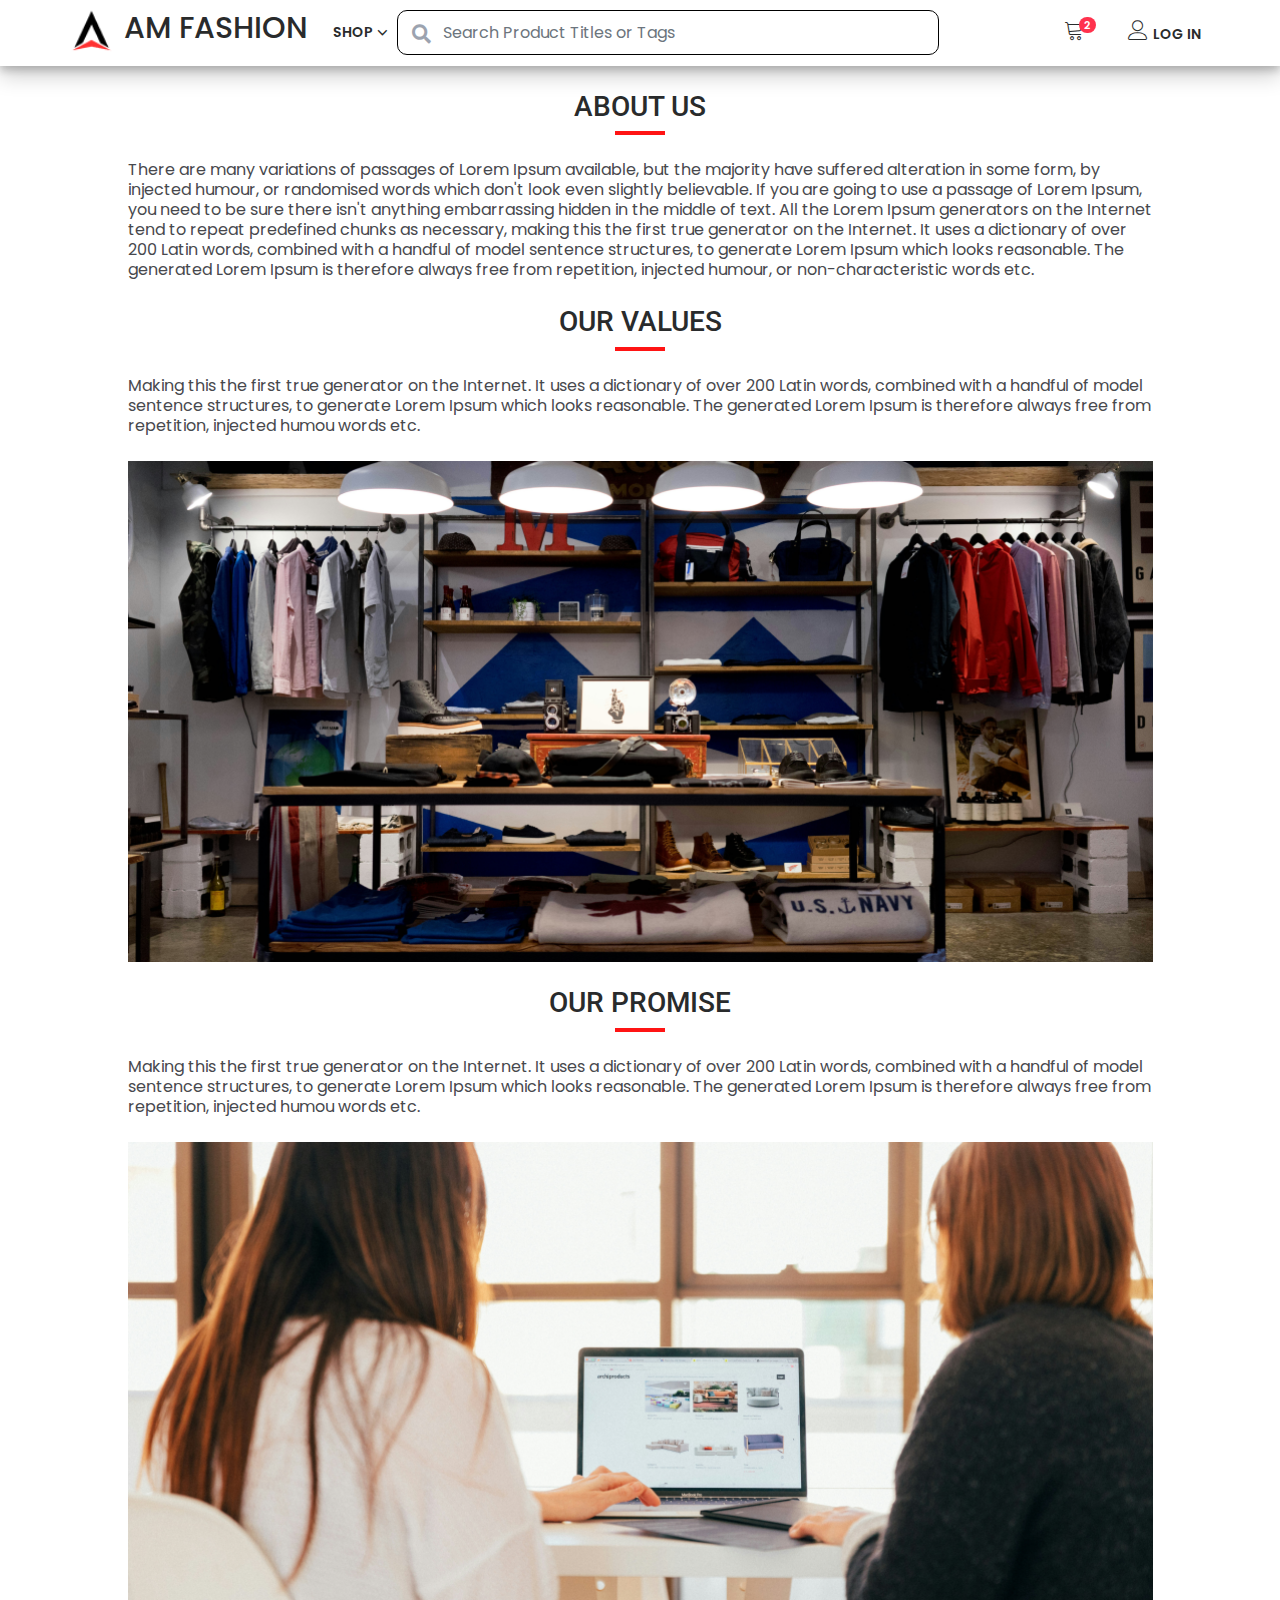
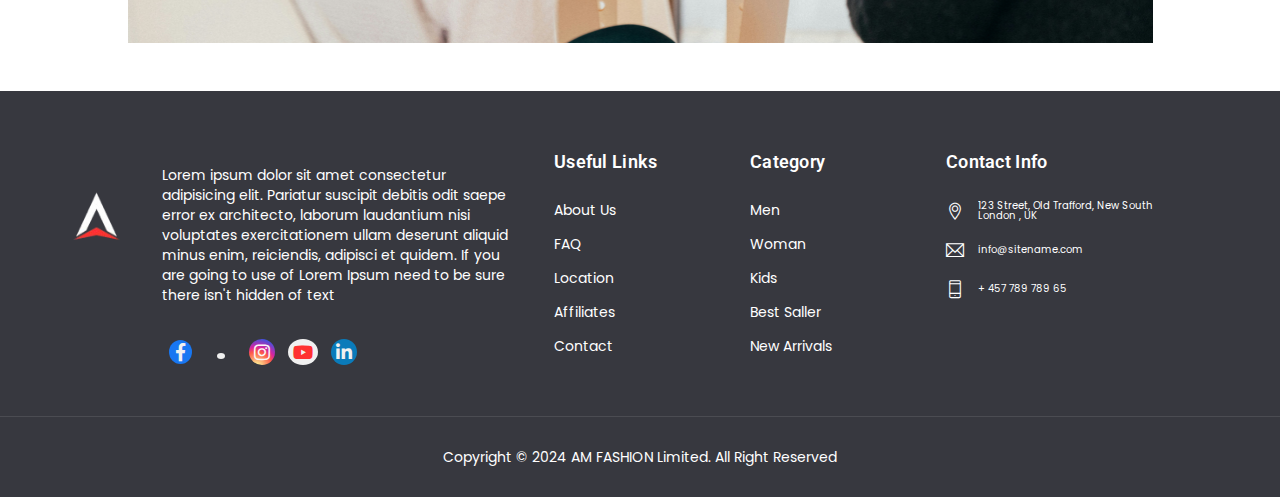
<file: about_page.html>
<!DOCTYPE html>
<html lang="en">

<head>
    <!--- Meta --->
    <meta charset="utf-8">
    <meta http-equiv="X-UA-Compatible" content="IE=edge">
    <meta content="Anil z" name="author">
    <meta name="viewport" content="width=device-width, initial-scale=1">
    <meta name="description"
          content="Shopwise is Powerful features and You Can Use The Perfect Build this Template For Any eCommerce Website. The template is built for sell Fashion Products, Shoes, Bags, Cosmetics, Clothes, Sunglasses, Furniture, Kids Products, Electronics, Stationery Products and Sporting Goods.">
    <meta name="keywords"
          content="ecommerce, electronics store, Fashion store, furniture store,  bootstrap 4, clean, minimal, modern, online store, responsive, retail, shopping, ecommerce store">

    <!-- SITE TITLE -->
    <title>AM FASHION</title>
    <!-- Favicon Icon -->
    <link rel="shortcut icon" type="image/x-icon" href="assets/images/Logo (1).png">
    <!-- Animation CSS -->
    <link rel="stylesheet" href="assets/css/animate.css">
    <!-- Latest Bootstrap min CSS -->
    <link rel="stylesheet" href="assets/bootstrap/css/bootstrap.min.css">
    <!-- Google Font -->
    <link href="https://fonts.googleapis.com/css?family=Roboto:100,300,400,500,700,900&display=swap" rel="stylesheet">
    <link href="https://fonts.googleapis.com/css?family=Poppins:200,300,400,500,600,700,800,900&display=swap"
          rel="stylesheet">

    <!-- font Oswald -->
    <link rel="preconnect" href="https://fonts.googleapis.com">
    <link rel="preconnect" href="https://fonts.gstatic.com" crossorigin>
    <link href="https://fonts.googleapis.com/css2?family=Oswald:wght@200..700&display=swap" rel="stylesheet">


    <!-- Icon Font CSS -->
    <link rel="stylesheet" href="assets/css/all.min.css">
    <link rel="stylesheet" href="assets/css/ionicons.min.css">
    <link rel="stylesheet" href="assets/css/themify-icons.css">
    <link rel="stylesheet" href="assets/css/linearicons.css">
    <link rel="stylesheet" href="assets/css/flaticon.css">
    <link rel="stylesheet" href="assets/css/simple-line-icons.css">
    <!--- owl carousel CSS-->
    <link rel="stylesheet" href="assets/owlcarousel/css/owl.carousel.min.css">
    <link rel="stylesheet" href="assets/owlcarousel/css/owl.theme.css">
    <link rel="stylesheet" href="assets/owlcarousel/css/owl.theme.default.min.css">
    <!-- Magnific Popup CSS -->
    <link rel="stylesheet" href="assets/css/magnific-popup.css">
    <!-- Slick CSS -->
    <link rel="stylesheet" href="assets/css/slick.css">
    <link rel="stylesheet" href="assets/css/slick-theme.css">
    <!-- Style CSS -->
    <link rel="stylesheet" href="assets/css/style.css">
    <link rel="stylesheet" href="assets/css/responsive.css">
    <link rel="stylesheet" href="assets/css/fixed_style.css">
</head>

<body>

<!-- LOADER -->
<!-- <div class="preloader">
    <div class="lds-ellipsis">
        <span></span>
        <span></span>
        <span></span>
    </div>
</div> -->
<!-- END LOADER -->
<!-- START HEADER -->
<header class="header_wrap fixed-top header_with_topbar">
    <!--    <div class="top-header">-->
    <!--        <div class="container">-->
    <!--            <div class="row align-items-center">-->
    <!--                <div class="col-12">-->
    <!--                    <ul class="contact_detail text-center">-->
    <!--                        <li></i><span>50% offer for New Products</span></li>-->
    <!--                        <li><a href="" class="Shop">Shop Now</a></li>-->
    <!--                    </ul>-->
    <!--                </div>-->
    <!--            </div>-->
    <!--        </div>-->
    <!--    </div>-->
    <div class="bottom_header dark_skin main_menu_uppercase">
        <div class="">
            <nav class="navbar navbar-expand-lg">
                <div class="nav_wrapper">
                    <a class="navbar-brand" href="index.html">
                        <img class="" src="assets/images/Rectangle.png" alt="logo">
                        <span class="am-logo">AM FASHION</span>
                    </a>
                    <button class="navbar-toggler" type="button" data-bs-toggle="collapse"
                            data-bs-target="#navbarSupportedContent" aria-expanded="false">
                        <span class="ion-android-menu"></span>
                    </button>
                    <div class="collapse navbar-collapse justify-content-center" id="navbarSupportedContent">
                        <ul class="navbar-nav">
                            <li class="dropdown dropdown-mega-menu">
                                <a class="dropdown-toggle nav-link" href="shop.html" data-bs-toggle="dropdown">Shop</a>
                                <div class="dropdown-menu">
                                    <ul class="mega-menu d-lg-flex">
                                        <li class="mega-menu-col col-lg-6">
                                            <h3 class="droph3">MEN -></h3>
                                            <ul class="d-lg-flex">
                                                <li class="col-lg-4 ">
                                                    <ul class="mega-ul">
                                                        <li class="dropdown-header">T-Shirt</li>
                                                        <li><a class="dropdown-item nav-link nav_item"
                                                               href="shop-list.html">Regular T-shirt</a></li>
                                                        <li><a class="dropdown-item nav-link nav_item"
                                                               href="shop-list-left-sidebar.html">Regular T-shirt</a>
                                                        </li>
                                                        <li><a class="dropdown-item nav-link nav_item"
                                                               href="shop-list-right-sidebar.html">Regular T-shirt</a>
                                                        </li>
                                                        <li><a class="dropdown-item nav-link nav_item"
                                                               href="shop-left-sidebar.html">Regular T-shirt</a></li>
                                                    </ul>
                                                </li>
                                                <li class=" col-lg-4">
                                                    <ul>
                                                        <li class="dropdown-header">Jeans</li>
                                                        <li><a class="dropdown-item nav-link nav_item"
                                                               href="shop-list.html">Regular T-shirt</a></li>
                                                        <li><a class="dropdown-item nav-link nav_item"
                                                               href="shop-list-left-sidebar.html">Regular T-shirt</a>
                                                        </li>
                                                        <li><a class="dropdown-item nav-link nav_item"
                                                               href="shop-list-right-sidebar.html">Regular T-shirt</a>
                                                        </li>
                                                        <li><a class="dropdown-item nav-link nav_item"
                                                               href="shop-left-sidebar.html">Regular T-shirt</a></li>
                                                    </ul>
                                                </li>
                                                <li class="mega-menu-col col-lg-4">
                                                    <ul>
                                                        <li class="dropdown-header">Accessories</li>
                                                        <li><a class="dropdown-item nav-link nav_item"
                                                               href="shop-list.html">Regular T-shirt</a></li>
                                                        <li><a class="dropdown-item nav-link nav_item"
                                                               href="shop-list-left-sidebar.html">Regular T-shirt</a>
                                                        </li>
                                                        <li><a class="dropdown-item nav-link nav_item"
                                                               href="shop-list-right-sidebar.html">Regular T-shirt</a>
                                                        </li>
                                                        <li><a class="dropdown-item nav-link nav_item"
                                                               href="shop-left-sidebar.html">Regular T-shirt</a></li>
                                                    </ul>
                                                </li>
                                            </ul>
                                        </li>
                                        <li class="mega-menu-col col-lg-4">
                                            <h3 class="droph3">WOMEN</h3>
                                            <ul class="d-lg-flex">
                                                <li class="col-lg-6">
                                                    <ul>
                                                        <li class="dropdown-header">T-Shirt</li>
                                                        <li><a class="dropdown-item nav-link nav_item"
                                                               href="shop-list.html">Regular T-shirt</a></li>
                                                        <li><a class="dropdown-item nav-link nav_item"
                                                               href="shop-list-left-sidebar.html">Regular T-shirt</a>
                                                        </li>
                                                        <li><a class="dropdown-item nav-link nav_item"
                                                               href="shop-list-right-sidebar.html">Regular T-shirt</a>
                                                        </li>
                                                        <li><a class="dropdown-item nav-link nav_item"
                                                               href="shop-left-sidebar.html">Regular T-shirt</a></li>
                                                    </ul>
                                                </li>
                                                <li class=" col-lg-6">
                                                    <ul>
                                                        <li class="dropdown-header">Jeans</li>
                                                        <li><a class="dropdown-item nav-link nav_item"
                                                               href="shop-list.html">Regular T-shirt</a></li>
                                                        <li><a class="dropdown-item nav-link nav_item"
                                                               href="shop-list-left-sidebar.html">Regular T-shirt</a>
                                                        </li>
                                                        <li><a class="dropdown-item nav-link nav_item"
                                                               href="shop-list-right-sidebar.html">Regular T-shirt</a>
                                                        </li>
                                                        <li><a class="dropdown-item nav-link nav_item"
                                                               href="shop-left-sidebar.html">Regular T-shirt</a></li>
                                                    </ul>
                                                </li>
                                            </ul>
                                        </li>
                                        <li class="mega-menu-col col-lg-2">
                                            <h3 class="droph3">KIDS</h3>
                                            <ul class="d-lg-flex">
                                                <li class="col-lg-2">
                                                    <ul>
                                                        <li class="dropdown-header">T-Shirt</li>
                                                        <li><a class="dropdown-item nav-link nav_item"
                                                               href="shop-list.html">Regular T-shirt</a></li>
                                                        <li><a class="dropdown-item nav-link nav_item"
                                                               href="shop-list-left-sidebar.html">Regular T-shirt</a>
                                                        </li>
                                                        <li><a class="dropdown-item nav-link nav_item"
                                                               href="shop-list-right-sidebar.html">Regular T-shirt</a>
                                                        </li>
                                                        <li><a class="dropdown-item nav-link nav_item"
                                                               href="shop-left-sidebar.html">Regular T-shirt</a></li>
                                                    </ul>
                                                </li>
                                            </ul>
                                        </li>
                                    </ul>
                                    <ul class="mega-menu d-lg-flex">
                                        <li class="mega-menu-col col-lg-6">
                                            <ul class="d-lg-flex">
                                                <li class="col-lg-4 ">
                                                    <ul class="mega-ul">
                                                        <li class="dropdown-header">T-Shirt</li>
                                                        <li><a class="dropdown-item nav-link nav_item"
                                                               href="shop-list.html">Regular T-shirt</a></li>
                                                        <li><a class="dropdown-item nav-link nav_item"
                                                               href="shop-list-left-sidebar.html">Regular T-shirt</a>
                                                        </li>
                                                        <li><a class="dropdown-item nav-link nav_item"
                                                               href="shop-list-right-sidebar.html">Regular T-shirt</a>
                                                        </li>
                                                        <li><a class="dropdown-item nav-link nav_item"
                                                               href="shop-left-sidebar.html">Regular T-shirt</a></li>
                                                    </ul>
                                                </li>
                                                <li class=" col-lg-4">
                                                    <ul>
                                                        <li class="dropdown-header">Jeans</li>
                                                        <li><a class="dropdown-item nav-link nav_item"
                                                               href="shop-list.html">Regular T-shirt</a></li>
                                                        <li><a class="dropdown-item nav-link nav_item"
                                                               href="shop-list-left-sidebar.html">Regular T-shirt</a>
                                                        </li>
                                                        <li><a class="dropdown-item nav-link nav_item"
                                                               href="shop-list-right-sidebar.html">Regular T-shirt</a>
                                                        </li>
                                                        <li><a class="dropdown-item nav-link nav_item"
                                                               href="shop-left-sidebar.html">Regular T-shirt</a></li>
                                                    </ul>
                                                </li>
                                                <li class="mega-menu-col col-lg-4">
                                                    <ul>
                                                        <li class="dropdown-header">Accessories</li>
                                                        <li><a class="dropdown-item nav-link nav_item"
                                                               href="shop-list.html">Regular T-shirt</a></li>
                                                        <li><a class="dropdown-item nav-link nav_item"
                                                               href="shop-list-left-sidebar.html">Regular T-shirt</a>
                                                        </li>
                                                        <li><a class="dropdown-item nav-link nav_item"
                                                               href="shop-list-right-sidebar.html">Regular T-shirt</a>
                                                        </li>
                                                        <li><a class="dropdown-item nav-link nav_item"
                                                               href="shop-left-sidebar.html">Regular T-shirt</a></li>
                                                    </ul>
                                                </li>
                                            </ul>
                                        </li>
                                        <li class="mega-menu-col col-lg-4">
                                            <ul class="d-lg-flex">
                                                <li class="col-lg-6">
                                                    <ul>
                                                        <li class="dropdown-header">T-Shirt</li>
                                                        <li><a class="dropdown-item nav-link nav_item"
                                                               href="shop-list.html">Regular T-shirt</a></li>
                                                        <li><a class="dropdown-item nav-link nav_item"
                                                               href="shop-list-left-sidebar.html">Regular T-shirt</a>
                                                        </li>
                                                        <li><a class="dropdown-item nav-link nav_item"
                                                               href="shop-list-right-sidebar.html">Regular T-shirt</a>
                                                        </li>
                                                        <li><a class="dropdown-item nav-link nav_item"
                                                               href="shop-left-sidebar.html">Regular T-shirt</a></li>
                                                    </ul>
                                                </li>
                                                <li class=" col-lg-6">
                                                    <ul>
                                                        <li class="dropdown-header">Jeans</li>
                                                        <li><a class="dropdown-item nav-link nav_item"
                                                               href="shop-list.html">Regular T-shirt</a></li>
                                                        <li><a class="dropdown-item nav-link nav_item"
                                                               href="shop-list-left-sidebar.html">Regular T-shirt</a>
                                                        </li>
                                                        <li><a class="dropdown-item nav-link nav_item"
                                                               href="shop-list-right-sidebar.html">Regular T-shirt</a>
                                                        </li>
                                                        <li><a class="dropdown-item nav-link nav_item"
                                                               href="shop-left-sidebar.html">Regular T-shirt</a></li>
                                                    </ul>
                                                </li>
                                            </ul>
                                        </li>
                                        <li class="mega-menu-col col-lg-2">
                                            <ul class="d-lg-flex">
                                                <li class="col-lg-2">
                                                    <ul>
                                                        <li class="dropdown-header">T-Shirt</li>
                                                        <li><a class="dropdown-item nav-link nav_item"
                                                               href="shop-list.html">Regular T-shirt</a></li>
                                                        <li><a class="dropdown-item nav-link nav_item"
                                                               href="shop-list-left-sidebar.html">Regular T-shirt</a>
                                                        </li>
                                                        <li><a class="dropdown-item nav-link nav_item"
                                                               href="shop-list-right-sidebar.html">Regular T-shirt</a>
                                                        </li>
                                                        <li><a class="dropdown-item nav-link nav_item"
                                                               href="shop-left-sidebar.html">Regular T-shirt</a></li>
                                                    </ul>
                                                </li>
                                            </ul>
                                        </li>
                                    </ul>
                                    <ul class="mega-menu d-lg-flex">
                                        <li class="mega-menu-col col-lg-6">
                                            <ul class="d-lg-flex">
                                                <li class="col-lg-4 ">
                                                    <ul class="mega-ul">
                                                        <li class="dropdown-header">T-Shirt</li>
                                                        <li><a class="dropdown-item nav-link nav_item"
                                                               href="shop-list.html">Regular T-shirt</a></li>
                                                        <li><a class="dropdown-item nav-link nav_item"
                                                               href="shop-list-left-sidebar.html">Regular T-shirt</a>
                                                        </li>
                                                        <li><a class="dropdown-item nav-link nav_item"
                                                               href="shop-list-right-sidebar.html">Regular T-shirt</a>
                                                        </li>
                                                        <li><a class="dropdown-item nav-link nav_item"
                                                               href="shop-left-sidebar.html">Regular T-shirt</a></li>
                                                    </ul>
                                                </li>
                                                <li class=" col-lg-4">
                                                    <ul>
                                                        <li class="dropdown-header">Jeans</li>
                                                        <li><a class="dropdown-item nav-link nav_item"
                                                               href="shop-list.html">Regular T-shirt</a></li>
                                                        <li><a class="dropdown-item nav-link nav_item"
                                                               href="shop-list-left-sidebar.html">Regular T-shirt</a>
                                                        </li>
                                                        <li><a class="dropdown-item nav-link nav_item"
                                                               href="shop-list-right-sidebar.html">Regular T-shirt</a>
                                                        </li>
                                                        <li><a class="dropdown-item nav-link nav_item"
                                                               href="shop-left-sidebar.html">Regular T-shirt</a></li>
                                                    </ul>
                                                </li>
                                                <li class="mega-menu-col col-lg-4">
                                                    <ul>
                                                        <li class="dropdown-header">Accessories</li>
                                                        <li><a class="dropdown-item nav-link nav_item"
                                                               href="shop-list.html">Regular T-shirt</a></li>
                                                        <li><a class="dropdown-item nav-link nav_item"
                                                               href="shop-list-left-sidebar.html">Regular T-shirt</a>
                                                        </li>
                                                        <li><a class="dropdown-item nav-link nav_item"
                                                               href="shop-list-right-sidebar.html">Regular T-shirt</a>
                                                        </li>
                                                        <li><a class="dropdown-item nav-link nav_item"
                                                               href="shop-left-sidebar.html">Regular T-shirt</a></li>
                                                    </ul>
                                                </li>
                                            </ul>
                                        </li>
                                        <li class="mega-menu-col col-lg-4">
                                            <ul class="d-lg-flex">
                                                <li class="col-lg-6">
                                                    <ul>
                                                        <li class="dropdown-header">T-Shirt</li>
                                                        <li><a class="dropdown-item nav-link nav_item"
                                                               href="shop-list.html">Regular T-shirt</a></li>
                                                        <li><a class="dropdown-item nav-link nav_item"
                                                               href="shop-list-left-sidebar.html">Regular T-shirt</a>
                                                        </li>
                                                        <li><a class="dropdown-item nav-link nav_item"
                                                               href="shop-list-right-sidebar.html">Regular T-shirt</a>
                                                        </li>
                                                        <li><a class="dropdown-item nav-link nav_item"
                                                               href="shop-left-sidebar.html">Regular T-shirt</a></li>
                                                    </ul>
                                                </li>
                                                <li class=" col-lg-6">
                                                    <ul>
                                                        <li class="dropdown-header">Jeans</li>
                                                        <li><a class="dropdown-item nav-link nav_item"
                                                               href="shop-list.html">Regular T-shirt</a></li>
                                                        <li><a class="dropdown-item nav-link nav_item"
                                                               href="shop-list-left-sidebar.html">Regular T-shirt</a>
                                                        </li>
                                                        <li><a class="dropdown-item nav-link nav_item"
                                                               href="shop-list-right-sidebar.html">Regular T-shirt</a>
                                                        </li>
                                                        <li><a class="dropdown-item nav-link nav_item"
                                                               href="shop-left-sidebar.html">Regular T-shirt</a></li>
                                                    </ul>
                                                </li>
                                            </ul>
                                        </li>
                                        <li class="mega-menu-col col-lg-2">
                                            <ul class="d-lg-flex">
                                                <li class="col-lg-2">
                                                    <ul>
                                                        <li class="dropdown-header">T-Shirt</li>
                                                        <li><a class="dropdown-item nav-link nav_item"
                                                               href="shop-list.html">Regular T-shirt</a></li>
                                                        <li><a class="dropdown-item nav-link nav_item"
                                                               href="shop-list-left-sidebar.html">Regular T-shirt</a>
                                                        </li>
                                                        <li><a class="dropdown-item nav-link nav_item"
                                                               href="shop-list-right-sidebar.html">Regular T-shirt</a>
                                                        </li>
                                                        <li><a class="dropdown-item nav-link nav_item"
                                                               href="shop-left-sidebar.html">Regular T-shirt</a></li>
                                                    </ul>
                                                </li>
                                            </ul>
                                        </li>
                                    </ul>
                                </div>
                            </li>
                        </ul>
                    </div>

                    <div class="product_search_form">
                        <div class="form">
                            <i class="fa fa-search"></i>
                            <input type="text" class="form-control form-input"
                                   placeholder="Search Product Titles or Tags">
                        </div>
                    </div>

                    <ul class="navbar-nav attr-nav align-items-center" id="navbarSupportedContent">
                        <li class="dropdown cart_dropdowns"><a href="cart_page.html" class="nav-link cart_trigger"
                                                               data-bs-toggle="dropdown"><i
                                class="linearicons-cart"></i><span class="cart_count">2</span></a>
                            <div class="cart_box dropdown-menu dropdown-menu-right">
                                <ul class="cart_list" style="max-height: 600px !important">
                                    <li>
                                        <a href="#" class="item_remove"><i class="ion-close"></i></a>
                                        <a href="#"><img src="assets/images/image 19.png" alt="cart_thumb2">Ornare sed
                                            consequat</a>
                                        <span class="cart_quantity">Color:
                                            <span class="cart_amount">
                                                <select name="" id="">
                                                    <option value="Green">Green</option>
                                                    <option value="Red">Red</option>
                                                    <option value="Yellow">Yellow</option>
                                                </select>
                                            </span></span>
                                        <span class="cart_quantity">Size:
                                                <span class="cart_amount">
                                                    <select name="" id="">
                                                        <option value="Green">L</option>
                                                        <option value="Red">XL</option>
                                                        <option value="Yellow">XXL</option>
                                                    </select>
                                                </span></span>
                                        <span class="cart_quantity">Unit Price:<span class="cart_amount"> <span
                                                class="price_symbole">$81.00</span></span></span>

                                    </li>
                                    <li>
                                        <a href="#" class="item_remove"><i class="ion-close"></i></a>
                                        <a href="#"><img src="assets/images/image 22.png" alt="cart_thumb2">Ornare sed
                                            consequat</a>
                                        <span class="cart_quantity">Color:
                                            <span class="cart_amount">
                                                <select name="" id="">
                                                    <option value="Green">Green</option>
                                                    <option value="Red">Red</option>
                                                    <option value="Yellow">Yellow</option>
                                                </select>
                                            </span></span>
                                        <span class="cart_quantity">Size:
                                                <span class="cart_amount">
                                                    <select name="" id="">
                                                        <option value="Green">L</option>
                                                        <option value="Red">XL</option>
                                                        <option value="Yellow">XXL</option>
                                                    </select>
                                                </span></span>
                                        <span class="cart_quantity">Unit Price:<span class="cart_amount"> <span
                                                class="price_symbole">$81.00</span></span></span>

                                    </li>
                                    <li>
                                        <a href="#" class="item_remove"><i class="ion-close"></i></a>
                                        <a href="#"><img src="assets/images/image 8 (4).png" alt="cart_thumb2">Ornare
                                            sed
                                            consequat</a>
                                        <span class="cart_quantity">Color:
                                            <span class="cart_amount">
                                                <select name="" id="">
                                                    <option value="Green">Green</option>
                                                    <option value="Red">Red</option>
                                                    <option value="Yellow">Yellow</option>
                                                </select>
                                            </span></span>
                                        <span class="cart_quantity">Size:
                                                <span class="cart_amount">
                                                    <select name="" id="">
                                                        <option value="Green">L</option>
                                                        <option value="Red">XL</option>
                                                        <option value="Yellow">XXL</option>
                                                    </select>
                                                </span></span>
                                        <span class="cart_quantity">Unit Price:<span class="cart_amount"> <span
                                                class="price_symbole">$81.00</span></span></span>
                                    </li>
                                    <h5 class="p-2">You May Also LIKE</h5>
                                    <div class="col-md-12 p-2">
                                        <div id="carouselExample" class="carousel slide">
                                            <div class="carousel-inner">
                                                <div class="carousel-item active ">
                                                    <div class="col-12 row">
                                                        <div class="col-4"><img src="/assets/images/image 8 (1).png"
                                                                                alt="">
                                                        </div>
                                                        <div class="col-4"><img src="/assets/images/image 8 (2).png"
                                                                                alt="">
                                                        </div>
                                                        <div class="col-4"><img src="/assets/images/image 8 (3).png"
                                                                                alt="">
                                                        </div>
                                                    </div>
                                                </div>
                                                <div class="carousel-item">
                                                    <div class="col-12 row">
                                                        <div class="col-4"><img src="/assets/images/image 8 (4).png"
                                                                                alt="">
                                                        </div>
                                                        <div class="col-4"><img src="/assets/images/image 8 (5).png"
                                                                                alt="">
                                                        </div>
                                                        <div class="col-4"><img src="/assets/images/image 8 (6).png"
                                                                                alt="">
                                                        </div>
                                                    </div>
                                                </div>
                                            </div>
                                            <button class="carousel-control-prev" type="button"
                                                    data-bs-target="#carouselExample" data-bs-slide="prev">
                                                <span class="carousel-control-prev-icon" aria-hidden="false"></span>
                                                <span class="visually-hidden">Previous</span>
                                            </button>
                                            <button class="carousel-control-next" type="button"
                                                    data-bs-target="#carouselExample" data-bs-slide="next">
                                                <span class="carousel-control-next-icon" aria-hidden="true"></span>
                                                <span class="visually-hidden">Next</span>
                                            </button>
                                        </div>
                                    </div>
                                    <div class="cart_footer">
                                        <p class="cart_total"><strong>Subtotal:</strong> <span class="cart_price"> <span
                                                class="price_symbole">$</span></span>159.00</p>
                                        <p class="cart_buttons"><a href="#"
                                                                   class="btn btn-fill-line btn-radius view-cart">Checkout</a>
                                        </p>
                                    </div>
                                </ul>
                            </div>
                        </li>
                        <li>
                            <a href="cart_page.html" class="nav-link mobile_cart"><i class="linearicons-cart"></i><span
                                    class="cart_count">2</span></a>
                        </li>
                        <li>
                            <a href="#" class="nav-link"><i class="linearicons-user"></i><span class="log">Log
                                    in</span></a>
                        </li>

                    </ul>
                </div>
            </nav>
        </div>
    </div>
</header>
<!-- END HEADER -->
<div class="m-4"></div>
<div class="about-main custom_container_about pb-5">
    <div class="col-md-12">
        <h3 class="d-flex justify-content-center">ABOUT US</h3>
        <span class="d-flex justify-content-center hrs"></span>
        <p class="poppins-regular font-16px">There are many variations of passages of Lorem Ipsum available, but the
            majority have suffered alteration
            in some form, by injected humour, or randomised words which don't look even slightly believable. If you
            are going to use a passage of Lorem Ipsum, you need to be sure there isn't anything embarrassing hidden
            in the middle of text. All the Lorem Ipsum generators on the Internet tend to repeat predefined chunks
            as necessary, making this the first true generator on the Internet. It uses a dictionary of over 200
            Latin words, combined with a handful of model sentence structures, to generate Lorem Ipsum which looks
            reasonable. The generated Lorem Ipsum is therefore always free from repetition, injected humour, or
            non-characteristic words etc.</p>
    </div>
    <div class="col-md-12">
        <h3 class="d-flex justify-content-center">OUR VALUES</h3>
        <span class="d-flex justify-content-center hrs"></span>
        <p class="poppins-regular font-16px">Making this the first true generator on the Internet. It uses a dictionary
            of over 200 Latin words,
            combined with a handful of model sentence structures, to generate Lorem Ipsum which looks reasonable.
            The generated Lorem Ipsum is therefore always free from repetition, injected humou words etc.</p>
        <img src="./assets/images/Image (4).png" alt="" class="mb-4">
    </div>
    <div class="col-md-12">
        <h3 class="d-flex justify-content-center">OUR PROMISE</h3>
        <span class="d-flex justify-content-center hrs"></span>
        <p class="poppins-regular font-16px">Making this the first true generator on the Internet. It uses a dictionary
            of over 200 Latin words,
            combined with a handful of model sentence structures, to generate Lorem Ipsum which looks reasonable.
            The generated Lorem Ipsum is therefore always free from repetition, injected humou words etc.</p>
        <img src="./assets/images/Image (5).png" alt="">
    </div>
</div>
<!-- START FOOTER -->
<footer class="footer_dark">
    <div class="footer_top">
        <div class="footer_top_container">
            <div class="row">
                <div class="col-lg-1 col-md-6 col-sm-6 mt-4">
                    <div class="footer_logo">
                        <a href="#"><img src="assets/images/Logo (1).png" alt="logo"/></a>
                    </div>
                </div>
                <div class="col-lg-4 col-md-6 col-sm-12 mt-4">
                    <div class="widget w355px">
                        <p>Lorem ipsum dolor sit amet consectetur adipisicing elit. Pariatur suscipit debitis odit
                            saepe error ex architecto, laborum laudantium nisi voluptates exercitationem ullam
                            deserunt aliquid minus enim, reiciendis, adipisci et quidem. If you are going to use of
                            Lorem Ipsum need to be sure there isn't hidden of text</p>
                    </div>
                    <div class="widget w355px">
                        <ul class="social_icons social_white">
                            <li>
                                <a href="#">
                                    <i class="fab fa-facebook-f" style="color: #f0f0f0; background: #1877f2; border-radius: 50%; padding: 3px 7px;"></i>
                                    <span>Facebook</span>
                                </a>
                            </li>
                            <li>
                                <a href="#">
                                    <i class="fab fa-tiktok" style="color: #ff3131; background: #f0f0f0; border-radius: 50%; padding: 3px 4px;"></i>
                                    <span>Tiktok</span>
                                </a>
                            </li>
                            <li>
                                <a href="#">
                                    <i class="fab fa-instagram" style="color: #FAFAFA; background: radial-gradient(circle at 30% 107%, #fdf497 0%, #fdf497 5%, #fd5949 45%,#d6249f 60%,#285AEB 90%); border-radius: 50%; padding: 4px 5px;"></i>
                                    <span>Instagram</span>
                                </a>
                            </li>
                            <li>
                                <a href="#">
                                    <i class="fab fa-youtube" style="color: #ff3131; background: #f0f0f0; border-radius: 50%; padding: 4px 5px;"></i>
                                    <span>Youtube</span>
                                </a>
                            </li>
                            <li>
                                <a href="#">
                                    <i class="fab fa-linkedin-in" style="color: #f0f0f0; background: #0a7bba; border-radius: 50%; padding: 4px 5px;"></i>
                                    Linkedin
                                </a>
                            </li>
                        </ul>
                    </div>
                </div>
                <div class="col-lg-2 col-md-3 col-sm-6">
                    <div class="widget">
                        <h6 class="widget_title">Useful Links</h6>
                        <ul class="widget_links">
                            <li><a href="#">About Us</a></li>
                            <li><a href="#">FAQ</a></li>
                            <li><a href="#">Location</a></li>
                            <li><a href="#">Affiliates</a></li>
                            <li><a href="#">Contact</a></li>
                        </ul>
                    </div>
                </div>
                <div class="col-lg-2 col-md-3 col-sm-6">
                    <div class="widget">
                        <h6 class="widget_title">Category</h6>
                        <ul class="widget_links">
                            <li><a href="#">Men</a></li>
                            <li><a href="#">Woman</a></li>
                            <li><a href="#">Kids</a></li>
                            <li><a href="#">Best Saller</a></li>
                            <li><a href="#">New Arrivals</a></li>
                        </ul>
                    </div>
                </div>
                <div class="col-lg-3 col-md-4 col-sm-6">
                    <div class="widget">
                        <h6 class="widget_title">Contact Info</h6>
                        <ul class="contact_info contact_info_light">
                            <li>
                                <i class="ti-location-pin"></i>
                                <p>123 Street, Old Trafford, New South London , UK</p>
                            </li>
                            <li>
                                <i class="ti-email"></i>
                                <a href="mailto:info@sitename.com">info@sitename.com</a>
                            </li>
                            <li>
                                <i class="ti-mobile"></i>
                                <p>+ 457 789 789 65</p>
                            </li>
                        </ul>
                    </div>
                </div>
            </div>
        </div>
    </div>
    <div class="bottom_footer border-top-tran">
        <div class="container">
            <div class="row">
                <div class="col-md-12">
                    <p class="mb-md-0 text-center">Copyright © 2024 AM FASHION Limited. All Right Reserved</p>
                </div>
            </div>
        </div>
    </div>
</footer>
<!-- END FOOTER -->

<!--bottom_nav -->
<div class="bottom_nav d-lg-none d-block">
    <ul>
        <li><a href="#"><i class="fas fa-home"></i> Home</a></li>
        <li><a href="#"><i class="fas fa-th-large"></i> Categories</a></li>
        <li><a href="#"><i class="far fa-user"></i> Account</a></li>
    </ul>
</div>
<!--end bottom_nav-->

<!-- Latest jQuery -->
<script src="assets/js/jquery-3.6.0.min.js"></script>
<!-- popper min js -->
<script src="assets/js/popper.min.js"></script>
<!-- Latest compiled and minified Bootstrap -->
<script src="assets/bootstrap/js/bootstrap.min.js"></script>
<!-- owl-carousel min js  -->
<script src="assets/owlcarousel/js/owl.carousel.min.js"></script>
<!-- magnific-popup min js  -->
<script src="assets/js/magnific-popup.min.js"></script>
<!-- waypoints min js  -->
<script src="assets/js/waypoints.min.js"></script>
<!-- parallax js  -->
<script src="assets/js/parallax.js"></script>
<!-- countdown js  -->
<script src="assets/js/jquery.countdown.min.js"></script>
<!-- imagesloaded js -->
<script src="assets/js/imagesloaded.pkgd.min.js"></script>
<!-- isotope min js -->
<script src="assets/js/isotope.min.js"></script>
<!-- jquery.dd.min js -->
<script src="assets/js/jquery.dd.min.js"></script>
<!-- slick js -->
<script src="assets/js/slick.min.js"></script>
<!-- elevatezoom js -->
<script src="assets/js/jquery.elevatezoom.js"></script>
<!-- scripts js -->
<script src="assets/js/scripts.js"></script>

</body>
</file>
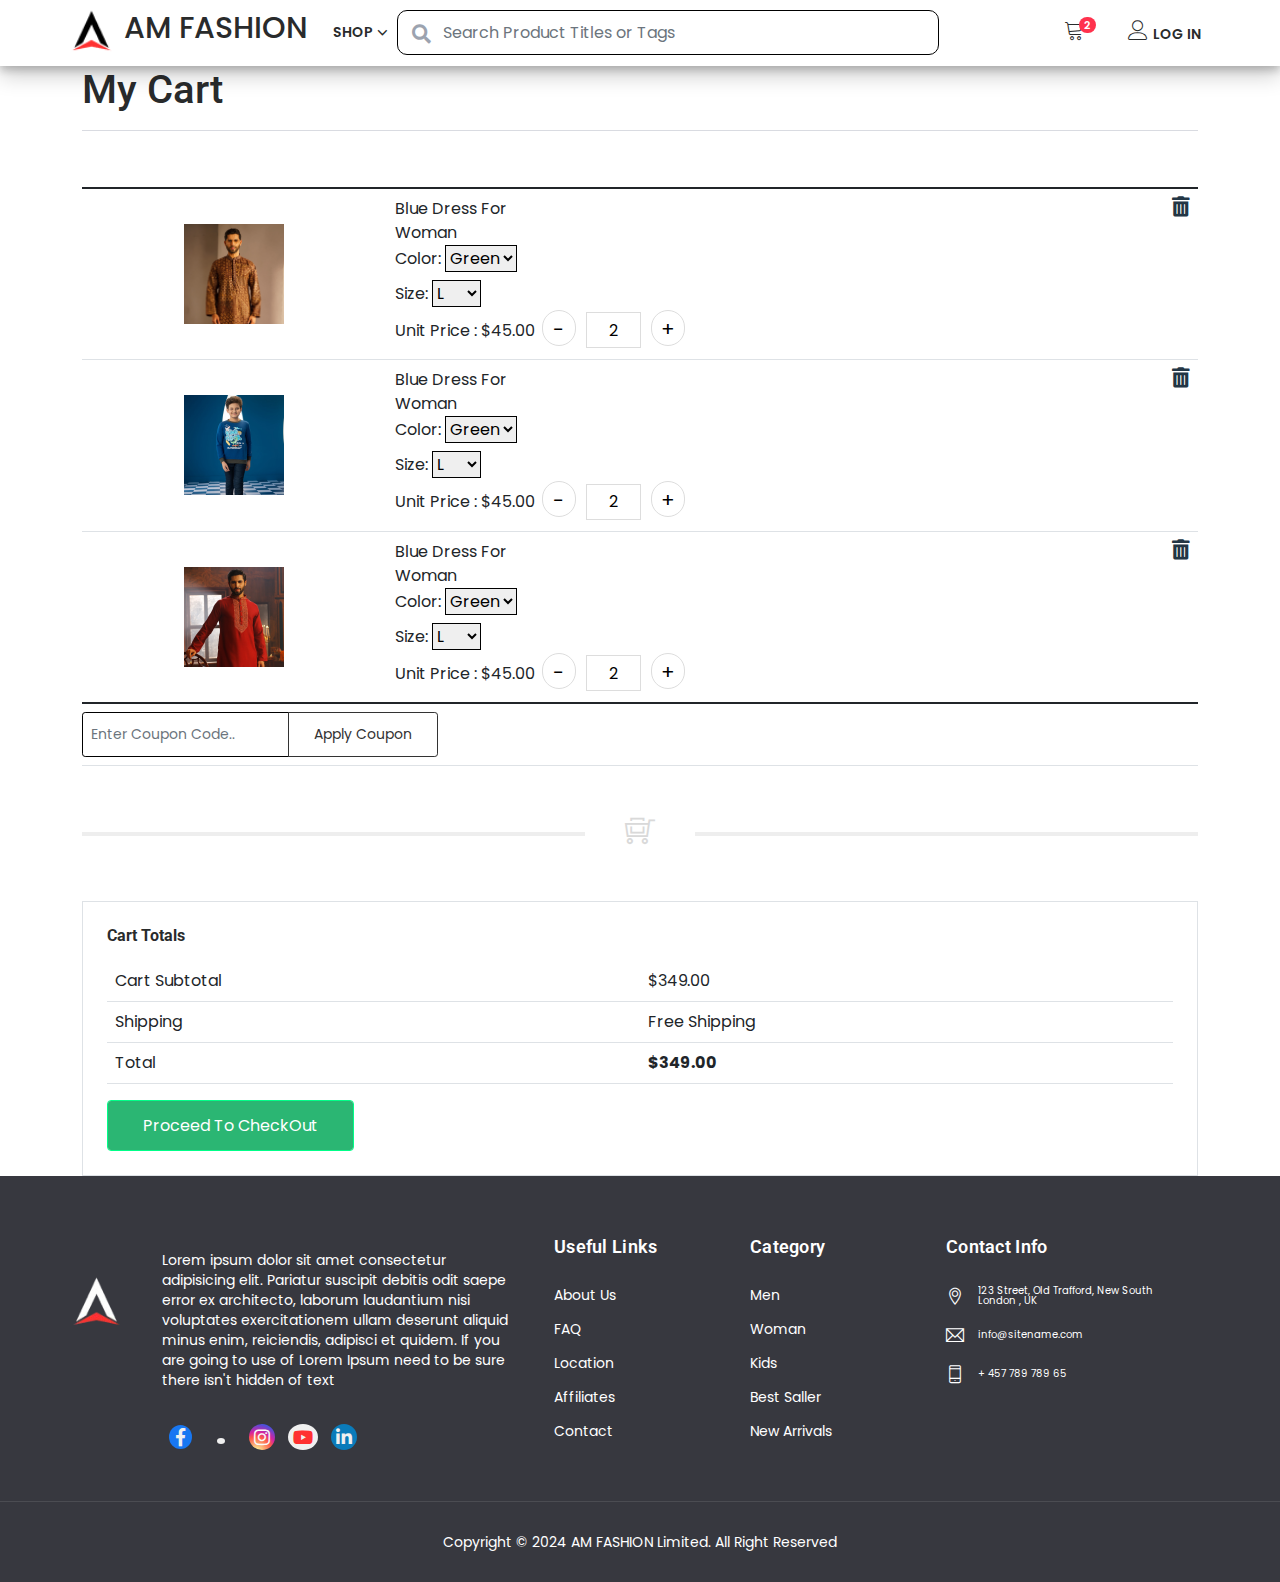
<file: cart_page.html>
<!DOCTYPE html>
<html lang="en">

<head>
    <!-- Meta -->
    <meta charset="utf-8">
    <meta http-equiv="X-UA-Compatible" content="IE=edge">
    <meta content="Anil z" name="author">
    <meta name="viewport" content="width=device-width, initial-scale=1">
    <meta name="description"
          content="Shopwise is Powerful features and You Can Use The Perfect Build this Template For Any eCommerce Website. The template is built for sell Fashion Products, Shoes, Bags, Cosmetics, Clothes, Sunglasses, Furniture, Kids Products, Electronics, Stationery Products and Sporting Goods.">
    <meta name="keywords"
          content="ecommerce, electronics store, Fashion store, furniture store,  bootstrap 4, clean, minimal, modern, online store, responsive, retail, shopping, ecommerce store">

    <!-- SITE TITLE -->
    <title>AM FASHION</title>
    <!-- Favicon Icon -->
    <link rel="shortcut icon" type="image/x-icon" href="assets/images/Logo (1).png">
    <!-- Animation CSS -->
    <link rel="stylesheet" href="assets/css/animate.css">
    <!-- Latest Bootstrap min CSS -->
    <link rel="stylesheet" href="assets/bootstrap/css/bootstrap.min.css">
    <!-- Google Font -->
    <link href="https://fonts.googleapis.com/css?family=Roboto:100,300,400,500,700,900&display=swap" rel="stylesheet">
    <link href="https://fonts.googleapis.com/css?family=Poppins:200,300,400,500,600,700,800,900&display=swap"
          rel="stylesheet">

    <!-- font Oswald -->
    <link rel="preconnect" href="https://fonts.googleapis.com">
    <link rel="preconnect" href="https://fonts.gstatic.com" crossorigin>
    <link href="https://fonts.googleapis.com/css2?family=Oswald:wght@200..700&display=swap" rel="stylesheet">


    <!-- Icon Font CSS -->
    <link rel="stylesheet" href="assets/css/all.min.css">
    <link rel="stylesheet" href="assets/css/ionicons.min.css">
    <link rel="stylesheet" href="assets/css/themify-icons.css">
    <link rel="stylesheet" href="assets/css/linearicons.css">
    <link rel="stylesheet" href="assets/css/flaticon.css">
    <link rel="stylesheet" href="assets/css/simple-line-icons.css">
    <!--- owl carousel CSS-->
    <link rel="stylesheet" href="assets/owlcarousel/css/owl.carousel.min.css">
    <link rel="stylesheet" href="assets/owlcarousel/css/owl.theme.css">
    <link rel="stylesheet" href="assets/owlcarousel/css/owl.theme.default.min.css">
    <!-- Magnific Popup CSS -->
    <link rel="stylesheet" href="assets/css/magnific-popup.css">
    <!-- Slick CSS -->
    <link rel="stylesheet" href="assets/css/slick.css">
    <link rel="stylesheet" href="assets/css/slick-theme.css">
    <!-- Style CSS -->
    <link rel="stylesheet" href="assets/css/style.css">
    <link rel="stylesheet" href="assets/css/responsive.css">
<link rel="stylesheet" href="assets/css/fixed_style.css">
</head>

<body>

<!-- LOADER -->
<!-- <div class="preloader">
    <div class="lds-ellipsis">
        <span></span>
        <span></span>
        <span></span>
    </div>
</div> -->
<!-- END LOADER -->
<!-- START HEADER -->
<header class="header_wrap fixed-top header_with_topbar">
    <!--        <div class="top-header">-->
    <!--            <div class="container">-->
    <!--                <div class="row align-items-center">-->
    <!--                    <div class="col-12">-->
    <!--                        <ul class="contact_detail text-center">-->
    <!--                            <li></i><span>50% offer for New Products</span></li>-->
    <!--                            <li><a href="" class="Shop">Shop Now</a></li>-->
    <!--                        </ul>-->
    <!--                    </div>-->
    <!--                </div>-->
    <!--            </div>-->
    <!--        </div>-->
    <div class="bottom_header dark_skin main_menu_uppercase">
        <div class="">
            <nav class="navbar navbar-expand-lg">
                <div class="nav_wrapper">
                    <a class="navbar-brand" href="index.html">
                        <img class="" src="assets/images/Rectangle.png" alt="logo">
                        <span class="am-logo">AM FASHION</span>
                    </a>
                    <button class="navbar-toggler" type="button" data-bs-toggle="collapse"
                            data-bs-target="#navbarSupportedContent" aria-expanded="false">
                        <span class="ion-android-menu"></span>
                    </button>
                    <div class="collapse navbar-collapse justify-content-center" id="navbarSupportedContent">
                        <ul class="navbar-nav">
                            <li class="dropdown dropdown-mega-menu">
                                <a class="dropdown-toggle nav-link" href="shop.html" data-bs-toggle="dropdown">Shop</a>
                                <div class="dropdown-menu">
                                    <ul class="mega-menu d-lg-flex">
                                        <li class="mega-menu-col col-lg-6">
                                            <h3 class="droph3">MEN -></h3>
                                            <ul class="d-lg-flex">
                                                <li class="col-lg-4 ">
                                                    <ul class="mega-ul">
                                                        <li class="dropdown-header">T-Shirt</li>
                                                        <li><a class="dropdown-item nav-link nav_item"
                                                               href="shop-list.html">Regular T-shirt</a></li>
                                                        <li><a class="dropdown-item nav-link nav_item"
                                                               href="shop-list-left-sidebar.html">Regular T-shirt</a>
                                                        </li>
                                                        <li><a class="dropdown-item nav-link nav_item"
                                                               href="shop-list-right-sidebar.html">Regular T-shirt</a>
                                                        </li>
                                                        <li><a class="dropdown-item nav-link nav_item"
                                                               href="shop-left-sidebar.html">Regular T-shirt</a></li>
                                                    </ul>
                                                </li>
                                                <li class=" col-lg-4">
                                                    <ul>
                                                        <li class="dropdown-header">Jeans</li>
                                                        <li><a class="dropdown-item nav-link nav_item"
                                                               href="shop-list.html">Regular T-shirt</a></li>
                                                        <li><a class="dropdown-item nav-link nav_item"
                                                               href="shop-list-left-sidebar.html">Regular T-shirt</a>
                                                        </li>
                                                        <li><a class="dropdown-item nav-link nav_item"
                                                               href="shop-list-right-sidebar.html">Regular T-shirt</a>
                                                        </li>
                                                        <li><a class="dropdown-item nav-link nav_item"
                                                               href="shop-left-sidebar.html">Regular T-shirt</a></li>
                                                    </ul>
                                                </li>
                                                <li class="mega-menu-col col-lg-4">
                                                    <ul>
                                                        <li class="dropdown-header">Accessories</li>
                                                        <li><a class="dropdown-item nav-link nav_item"
                                                               href="shop-list.html">Regular T-shirt</a></li>
                                                        <li><a class="dropdown-item nav-link nav_item"
                                                               href="shop-list-left-sidebar.html">Regular T-shirt</a>
                                                        </li>
                                                        <li><a class="dropdown-item nav-link nav_item"
                                                               href="shop-list-right-sidebar.html">Regular T-shirt</a>
                                                        </li>
                                                        <li><a class="dropdown-item nav-link nav_item"
                                                               href="shop-left-sidebar.html">Regular T-shirt</a></li>
                                                    </ul>
                                                </li>
                                            </ul>
                                        </li>
                                        <li class="mega-menu-col col-lg-4">
                                            <h3 class="droph3">WOMEN</h3>
                                            <ul class="d-lg-flex">
                                                <li class="col-lg-6">
                                                    <ul>
                                                        <li class="dropdown-header">T-Shirt</li>
                                                        <li><a class="dropdown-item nav-link nav_item"
                                                               href="shop-list.html">Regular T-shirt</a></li>
                                                        <li><a class="dropdown-item nav-link nav_item"
                                                               href="shop-list-left-sidebar.html">Regular T-shirt</a>
                                                        </li>
                                                        <li><a class="dropdown-item nav-link nav_item"
                                                               href="shop-list-right-sidebar.html">Regular T-shirt</a>
                                                        </li>
                                                        <li><a class="dropdown-item nav-link nav_item"
                                                               href="shop-left-sidebar.html">Regular T-shirt</a></li>
                                                    </ul>
                                                </li>
                                                <li class=" col-lg-6">
                                                    <ul>
                                                        <li class="dropdown-header">Jeans</li>
                                                        <li><a class="dropdown-item nav-link nav_item"
                                                               href="shop-list.html">Regular T-shirt</a></li>
                                                        <li><a class="dropdown-item nav-link nav_item"
                                                               href="shop-list-left-sidebar.html">Regular T-shirt</a>
                                                        </li>
                                                        <li><a class="dropdown-item nav-link nav_item"
                                                               href="shop-list-right-sidebar.html">Regular T-shirt</a>
                                                        </li>
                                                        <li><a class="dropdown-item nav-link nav_item"
                                                               href="shop-left-sidebar.html">Regular T-shirt</a></li>
                                                    </ul>
                                                </li>
                                            </ul>
                                        </li>
                                        <li class="mega-menu-col col-lg-2">
                                            <h3 class="droph3">KIDS</h3>
                                            <ul class="d-lg-flex">
                                                <li class="col-lg-2">
                                                    <ul>
                                                        <li class="dropdown-header">T-Shirt</li>
                                                        <li><a class="dropdown-item nav-link nav_item"
                                                               href="shop-list.html">Regular T-shirt</a></li>
                                                        <li><a class="dropdown-item nav-link nav_item"
                                                               href="shop-list-left-sidebar.html">Regular T-shirt</a>
                                                        </li>
                                                        <li><a class="dropdown-item nav-link nav_item"
                                                               href="shop-list-right-sidebar.html">Regular T-shirt</a>
                                                        </li>
                                                        <li><a class="dropdown-item nav-link nav_item"
                                                               href="shop-left-sidebar.html">Regular T-shirt</a></li>
                                                    </ul>
                                                </li>
                                            </ul>
                                        </li>
                                    </ul>
                                    <ul class="mega-menu d-lg-flex">
                                        <li class="mega-menu-col col-lg-6">
                                            <ul class="d-lg-flex">
                                                <li class="col-lg-4 ">
                                                    <ul class="mega-ul">
                                                        <li class="dropdown-header">T-Shirt</li>
                                                        <li><a class="dropdown-item nav-link nav_item"
                                                               href="shop-list.html">Regular T-shirt</a></li>
                                                        <li><a class="dropdown-item nav-link nav_item"
                                                               href="shop-list-left-sidebar.html">Regular T-shirt</a>
                                                        </li>
                                                        <li><a class="dropdown-item nav-link nav_item"
                                                               href="shop-list-right-sidebar.html">Regular T-shirt</a>
                                                        </li>
                                                        <li><a class="dropdown-item nav-link nav_item"
                                                               href="shop-left-sidebar.html">Regular T-shirt</a></li>
                                                    </ul>
                                                </li>
                                                <li class=" col-lg-4">
                                                    <ul>
                                                        <li class="dropdown-header">Jeans</li>
                                                        <li><a class="dropdown-item nav-link nav_item"
                                                               href="shop-list.html">Regular T-shirt</a></li>
                                                        <li><a class="dropdown-item nav-link nav_item"
                                                               href="shop-list-left-sidebar.html">Regular T-shirt</a>
                                                        </li>
                                                        <li><a class="dropdown-item nav-link nav_item"
                                                               href="shop-list-right-sidebar.html">Regular T-shirt</a>
                                                        </li>
                                                        <li><a class="dropdown-item nav-link nav_item"
                                                               href="shop-left-sidebar.html">Regular T-shirt</a></li>
                                                    </ul>
                                                </li>
                                                <li class="mega-menu-col col-lg-4">
                                                    <ul>
                                                        <li class="dropdown-header">Accessories</li>
                                                        <li><a class="dropdown-item nav-link nav_item"
                                                               href="shop-list.html">Regular T-shirt</a></li>
                                                        <li><a class="dropdown-item nav-link nav_item"
                                                               href="shop-list-left-sidebar.html">Regular T-shirt</a>
                                                        </li>
                                                        <li><a class="dropdown-item nav-link nav_item"
                                                               href="shop-list-right-sidebar.html">Regular T-shirt</a>
                                                        </li>
                                                        <li><a class="dropdown-item nav-link nav_item"
                                                               href="shop-left-sidebar.html">Regular T-shirt</a></li>
                                                    </ul>
                                                </li>
                                            </ul>
                                        </li>
                                        <li class="mega-menu-col col-lg-4">
                                            <ul class="d-lg-flex">
                                                <li class="col-lg-6">
                                                    <ul>
                                                        <li class="dropdown-header">T-Shirt</li>
                                                        <li><a class="dropdown-item nav-link nav_item"
                                                               href="shop-list.html">Regular T-shirt</a></li>
                                                        <li><a class="dropdown-item nav-link nav_item"
                                                               href="shop-list-left-sidebar.html">Regular T-shirt</a>
                                                        </li>
                                                        <li><a class="dropdown-item nav-link nav_item"
                                                               href="shop-list-right-sidebar.html">Regular T-shirt</a>
                                                        </li>
                                                        <li><a class="dropdown-item nav-link nav_item"
                                                               href="shop-left-sidebar.html">Regular T-shirt</a></li>
                                                    </ul>
                                                </li>
                                                <li class=" col-lg-6">
                                                    <ul>
                                                        <li class="dropdown-header">Jeans</li>
                                                        <li><a class="dropdown-item nav-link nav_item"
                                                               href="shop-list.html">Regular T-shirt</a></li>
                                                        <li><a class="dropdown-item nav-link nav_item"
                                                               href="shop-list-left-sidebar.html">Regular T-shirt</a>
                                                        </li>
                                                        <li><a class="dropdown-item nav-link nav_item"
                                                               href="shop-list-right-sidebar.html">Regular T-shirt</a>
                                                        </li>
                                                        <li><a class="dropdown-item nav-link nav_item"
                                                               href="shop-left-sidebar.html">Regular T-shirt</a></li>
                                                    </ul>
                                                </li>
                                            </ul>
                                        </li>
                                        <li class="mega-menu-col col-lg-2">
                                            <ul class="d-lg-flex">
                                                <li class="col-lg-2">
                                                    <ul>
                                                        <li class="dropdown-header">T-Shirt</li>
                                                        <li><a class="dropdown-item nav-link nav_item"
                                                               href="shop-list.html">Regular T-shirt</a></li>
                                                        <li><a class="dropdown-item nav-link nav_item"
                                                               href="shop-list-left-sidebar.html">Regular T-shirt</a>
                                                        </li>
                                                        <li><a class="dropdown-item nav-link nav_item"
                                                               href="shop-list-right-sidebar.html">Regular T-shirt</a>
                                                        </li>
                                                        <li><a class="dropdown-item nav-link nav_item"
                                                               href="shop-left-sidebar.html">Regular T-shirt</a></li>
                                                    </ul>
                                                </li>
                                            </ul>
                                        </li>
                                    </ul>
                                    <ul class="mega-menu d-lg-flex">
                                        <li class="mega-menu-col col-lg-6">
                                            <ul class="d-lg-flex">
                                                <li class="col-lg-4 ">
                                                    <ul class="mega-ul">
                                                        <li class="dropdown-header">T-Shirt</li>
                                                        <li><a class="dropdown-item nav-link nav_item"
                                                               href="shop-list.html">Regular T-shirt</a></li>
                                                        <li><a class="dropdown-item nav-link nav_item"
                                                               href="shop-list-left-sidebar.html">Regular T-shirt</a>
                                                        </li>
                                                        <li><a class="dropdown-item nav-link nav_item"
                                                               href="shop-list-right-sidebar.html">Regular T-shirt</a>
                                                        </li>
                                                        <li><a class="dropdown-item nav-link nav_item"
                                                               href="shop-left-sidebar.html">Regular T-shirt</a></li>
                                                    </ul>
                                                </li>
                                                <li class=" col-lg-4">
                                                    <ul>
                                                        <li class="dropdown-header">Jeans</li>
                                                        <li><a class="dropdown-item nav-link nav_item"
                                                               href="shop-list.html">Regular T-shirt</a></li>
                                                        <li><a class="dropdown-item nav-link nav_item"
                                                               href="shop-list-left-sidebar.html">Regular T-shirt</a>
                                                        </li>
                                                        <li><a class="dropdown-item nav-link nav_item"
                                                               href="shop-list-right-sidebar.html">Regular T-shirt</a>
                                                        </li>
                                                        <li><a class="dropdown-item nav-link nav_item"
                                                               href="shop-left-sidebar.html">Regular T-shirt</a></li>
                                                    </ul>
                                                </li>
                                                <li class="mega-menu-col col-lg-4">
                                                    <ul>
                                                        <li class="dropdown-header">Accessories</li>
                                                        <li><a class="dropdown-item nav-link nav_item"
                                                               href="shop-list.html">Regular T-shirt</a></li>
                                                        <li><a class="dropdown-item nav-link nav_item"
                                                               href="shop-list-left-sidebar.html">Regular T-shirt</a>
                                                        </li>
                                                        <li><a class="dropdown-item nav-link nav_item"
                                                               href="shop-list-right-sidebar.html">Regular T-shirt</a>
                                                        </li>
                                                        <li><a class="dropdown-item nav-link nav_item"
                                                               href="shop-left-sidebar.html">Regular T-shirt</a></li>
                                                    </ul>
                                                </li>
                                            </ul>
                                        </li>
                                        <li class="mega-menu-col col-lg-4">
                                            <ul class="d-lg-flex">
                                                <li class="col-lg-6">
                                                    <ul>
                                                        <li class="dropdown-header">T-Shirt</li>
                                                        <li><a class="dropdown-item nav-link nav_item"
                                                               href="shop-list.html">Regular T-shirt</a></li>
                                                        <li><a class="dropdown-item nav-link nav_item"
                                                               href="shop-list-left-sidebar.html">Regular T-shirt</a>
                                                        </li>
                                                        <li><a class="dropdown-item nav-link nav_item"
                                                               href="shop-list-right-sidebar.html">Regular T-shirt</a>
                                                        </li>
                                                        <li><a class="dropdown-item nav-link nav_item"
                                                               href="shop-left-sidebar.html">Regular T-shirt</a></li>
                                                    </ul>
                                                </li>
                                                <li class=" col-lg-6">
                                                    <ul>
                                                        <li class="dropdown-header">Jeans</li>
                                                        <li><a class="dropdown-item nav-link nav_item"
                                                               href="shop-list.html">Regular T-shirt</a></li>
                                                        <li><a class="dropdown-item nav-link nav_item"
                                                               href="shop-list-left-sidebar.html">Regular T-shirt</a>
                                                        </li>
                                                        <li><a class="dropdown-item nav-link nav_item"
                                                               href="shop-list-right-sidebar.html">Regular T-shirt</a>
                                                        </li>
                                                        <li><a class="dropdown-item nav-link nav_item"
                                                               href="shop-left-sidebar.html">Regular T-shirt</a></li>
                                                    </ul>
                                                </li>
                                            </ul>
                                        </li>
                                        <li class="mega-menu-col col-lg-2">
                                            <ul class="d-lg-flex">
                                                <li class="col-lg-2">
                                                    <ul>
                                                        <li class="dropdown-header">T-Shirt</li>
                                                        <li><a class="dropdown-item nav-link nav_item"
                                                               href="shop-list.html">Regular T-shirt</a></li>
                                                        <li><a class="dropdown-item nav-link nav_item"
                                                               href="shop-list-left-sidebar.html">Regular T-shirt</a>
                                                        </li>
                                                        <li><a class="dropdown-item nav-link nav_item"
                                                               href="shop-list-right-sidebar.html">Regular T-shirt</a>
                                                        </li>
                                                        <li><a class="dropdown-item nav-link nav_item"
                                                               href="shop-left-sidebar.html">Regular T-shirt</a></li>
                                                    </ul>
                                                </li>
                                            </ul>
                                        </li>
                                    </ul>
                                </div>
                            </li>
                        </ul>
                    </div>

                    <div class="product_search_form">
                        <div class="form">
                            <i class="fa fa-search"></i>
                            <input type="text" class="form-control form-input"
                                   placeholder="Search Product Titles or Tags">
                        </div>
                    </div>

                    <ul class="navbar-nav attr-nav align-items-center" id="navbarSupportedContent">
                        <li class="dropdown cart_dropdowns"><a href="cart_page.html" class="nav-link cart_trigger"
                                                               data-bs-toggle="dropdown"><i
                                class="linearicons-cart"></i><span class="cart_count">2</span></a>
                            <div class="cart_box dropdown-menu dropdown-menu-right">
                                <ul class="cart_list" style="max-height: 600px !important">
                                    <li>
                                        <a href="#" class="item_remove"><i class="ion-close"></i></a>
                                        <a href="#"><img src="assets/images/image 19.png" alt="cart_thumb2">Ornare sed
                                            consequat</a>
                                        <span class="cart_quantity">Color:
                                            <span class="cart_amount">
                                                <select name="" id="">
                                                    <option value="Green">Green</option>
                                                    <option value="Red">Red</option>
                                                    <option value="Yellow">Yellow</option>
                                                </select>
                                            </span></span>
                                        <span class="cart_quantity">Size:
                                                <span class="cart_amount">
                                                    <select name="" id="">
                                                        <option value="Green">L</option>
                                                        <option value="Red">XL</option>
                                                        <option value="Yellow">XXL</option>
                                                    </select>
                                                </span></span>
                                        <span class="cart_quantity">Unit Price:<span class="cart_amount"> <span
                                                class="price_symbole">$81.00</span></span></span>

                                    </li>
                                    <li>
                                        <a href="#" class="item_remove"><i class="ion-close"></i></a>
                                        <a href="#"><img src="assets/images/image 22.png" alt="cart_thumb2">Ornare sed
                                            consequat</a>
                                        <span class="cart_quantity">Color:
                                            <span class="cart_amount">
                                                <select name="" id="">
                                                    <option value="Green">Green</option>
                                                    <option value="Red">Red</option>
                                                    <option value="Yellow">Yellow</option>
                                                </select>
                                            </span></span>
                                        <span class="cart_quantity">Size:
                                                <span class="cart_amount">
                                                    <select name="" id="">
                                                        <option value="Green">L</option>
                                                        <option value="Red">XL</option>
                                                        <option value="Yellow">XXL</option>
                                                    </select>
                                                </span></span>
                                        <span class="cart_quantity">Unit Price:<span class="cart_amount"> <span
                                                class="price_symbole">$81.00</span></span></span>

                                    </li>
                                    <li>
                                        <a href="#" class="item_remove"><i class="ion-close"></i></a>
                                        <a href="#"><img src="assets/images/image 8 (4).png" alt="cart_thumb2">Ornare
                                            sed
                                            consequat</a>
                                        <span class="cart_quantity">Color:
                                            <span class="cart_amount">
                                                <select name="" id="">
                                                    <option value="Green">Green</option>
                                                    <option value="Red">Red</option>
                                                    <option value="Yellow">Yellow</option>
                                                </select>
                                            </span></span>
                                        <span class="cart_quantity">Size:
                                                <span class="cart_amount">
                                                    <select name="" id="">
                                                        <option value="Green">L</option>
                                                        <option value="Red">XL</option>
                                                        <option value="Yellow">XXL</option>
                                                    </select>
                                                </span></span>
                                        <span class="cart_quantity">Unit Price:<span class="cart_amount"> <span
                                                class="price_symbole">$81.00</span></span></span>
                                    </li>
                                    <h5 class="p-2">You May Also LIKE</h5>
                                    <div class="col-md-12 p-2">
                                        <div id="carouselExample" class="carousel slide">
                                            <div class="carousel-inner">
                                                <div class="carousel-item active ">
                                                    <div class="col-12 row">
                                                        <div class="col-4"><img src="/assets/images/image 8 (1).png"
                                                                                alt="">
                                                        </div>
                                                        <div class="col-4"><img src="/assets/images/image 8 (2).png"
                                                                                alt="">
                                                        </div>
                                                        <div class="col-4"><img src="/assets/images/image 8 (3).png"
                                                                                alt="">
                                                        </div>
                                                    </div>
                                                </div>
                                                <div class="carousel-item">
                                                    <div class="col-12 row">
                                                        <div class="col-4"><img src="/assets/images/image 8 (4).png"
                                                                                alt="">
                                                        </div>
                                                        <div class="col-4"><img src="/assets/images/image 8 (5).png"
                                                                                alt="">
                                                        </div>
                                                        <div class="col-4"><img src="/assets/images/image 8 (6).png"
                                                                                alt="">
                                                        </div>
                                                    </div>
                                                </div>
                                            </div>
                                            <button class="carousel-control-prev" type="button"
                                                    data-bs-target="#carouselExample" data-bs-slide="prev">
                                                <span class="carousel-control-prev-icon" aria-hidden="false"></span>
                                                <span class="visually-hidden">Previous</span>
                                            </button>
                                            <button class="carousel-control-next" type="button"
                                                    data-bs-target="#carouselExample" data-bs-slide="next">
                                                <span class="carousel-control-next-icon" aria-hidden="true"></span>
                                                <span class="visually-hidden">Next</span>
                                            </button>
                                        </div>
                                    </div>
                                    <div class="cart_footer">
                                        <p class="cart_total"><strong>Subtotal:</strong> <span class="cart_price"> <span
                                                class="price_symbole">$</span></span>159.00</p>
                                        <p class="cart_buttons"><a href="#"
                                                                   class="btn btn-fill-line btn-radius view-cart">Checkout</a>
                                        </p>
                                    </div>
                                </ul>
                            </div>
                        </li>
                        <li>
                            <a href="cart_page.html" class="nav-link mobile_cart"><i class="linearicons-cart"></i><span
                                    class="cart_count">2</span></a>
                        </li>
                        <li>
                            <a href="#" class="nav-link"><i class="linearicons-user"></i><span class="log">Log
                                    in</span></a>
                        </li>

                    </ul>
                </div>
            </nav>
        </div>
    </div>
</header>
<!-- END HEADER -->


<div class="main_content big_cart">

    <!-- START SECTION SHOP -->
    <div class="section">
        <div class="container">
            <h1>My Cart</h1>
            <hr class="mb-3">
            <div class="row">
                <div class="col-12">
                    <div class="table-responsive shop_cart_table">
                        <table class="table ">
                            <thead>
                            <tr>
                                <th class="product-thumbnail">&nbsp;</th>
                            </tr>
                            </thead>
                            <tbody>
                            <tr>
                                <td class="product-thumbnail"><a href="#"><img src="assets/images/image 22.png"
                                                                               alt="product1"></a></td>
                                <td class="product-name">
                                    <span class="d-flex">Blue Dress For Woman <i class='fas fa-trash-alt del_icon'></i></span>
                                    <div class="color">Color:
                                        <span class="cart_amount">
                                                <select name="" id="colorAttribute" class="mb-2">
                                                    <option value="Green">Green</option>
                                                    <option value="Red">Red</option>
                                                    <option value="Yellow">Yellow</option>
                                                </select>
                                        </span>
                                    </div>
                                    <div class="color">Size:
                                        <span class="cart_amount">
                                                <select name="" id="SizeAttribute">
                                                    <option value="L">L</option>
                                                    <option value="XL">XL</option>
                                                    <option value="XXL">XXL</option>
                                                </select>
                                        </span>
                                    </div>
                                    <div class="product-price" data-title="Price">
                                        Unit Price : $45.00
                                        <input type="button" value="-" class="minus">
                                        <input type="text" name="quantity" value="2" title="Qty" class="qty" size="4">
                                        <input type="button" value="+" class="plus">
                                    </div>
                                </td>
                            </tr>
                            <tr>
                                <td class="product-thumbnail"><a href="#"><img src="assets/images/image 11.png"
                                                                               alt="product1"></a>
                                </td>
                                <td class="product-name">
                                    <span class="d-flex">Blue Dress For Woman <i class='fas fa-trash-alt del_icon'
                                                                                 class="del_icon"></i></span>
                                    <div class="color">Color:
                                        <span class="cart_amount">
                                                <select name="" id="colorAttribute1" class="mb-2">
                                                    <option value="Green">Green</option>
                                                    <option value="Red">Red</option>
                                                    <option value="Yellow">Yellow</option>
                                                </select>
                                        </span>
                                    </div>
                                    <div class="color">Size:
                                        <span class="cart_amount">
                                                <select name="" id="sizeAttribute2">
                                                    <option value="L">L</option>
                                                    <option value="XL">XL</option>
                                                    <option value="XXL">XXL</option>
                                                </select>
                                        </span>
                                    </div>
                                    <div class="product-price" data-title="Price">
                                        Unit Price : $45.00
                                        <input type="button" value="-" class="minus">
                                        <input type="text" name="quantity" value="2" title="Qty" class="qty" size="4">
                                        <input type="button" value="+" class="plus">
                                    </div>
                                </td>
                            </tr>
                            <tr>
                                <td class="product-thumbnail"><a href="#"><img src="assets/images/image 10.png"
                                                                               alt="product1"></a>
                                </td>
                                <td class="product-name">
                                    <span class="d-flex">Blue Dress For Woman <i class='fas fa-trash-alt del_icon'
                                                                                 class="del_icon"></i></span>
                                    <div class="color">Color:
                                        <span class="cart_amount">
                                                <select name="" id="colorAttribute3" class="mb-2">
                                                    <option value="Green">Green</option>
                                                    <option value="Red">Red</option>
                                                    <option value="Yellow">Yellow</option>
                                                </select>
                                        </span>
                                    </div>
                                    <div class="color">Size:
                                        <span class="cart_amount">
                                                <select name="" id="sizeAttribute3">
                                                    <option value="L">L</option>
                                                    <option value="XL">XL</option>
                                                    <option value="XXL">XXL</option>
                                                </select>
                                        </span>
                                    </div>
                                    <div class="product-price" data-title="Price">
                                        Unit Price : $45.00
                                        <input type="button" value="-" class="minus">
                                        <input type="text" name="quantity" value="2" title="Qty" class="qty" size="4">
                                        <input type="button" value="+" class="plus">
                                    </div>
                                </td>
                            </tr>
                            </tbody>
                            <tfoot>
                            <tr>
                                <td colspan="6" class="px-0">
                                    <div class="row g-0 align-items-center">

                                        <div class="col-lg-4 col-md-6 mb-3 mb-md-0">
                                            <div class="coupon field_form input-group">
                                                <input type="text" value="" class="form-control form-control-sm"
                                                       placeholder="Enter Coupon Code..">
                                                <div class="input-group-append">
                                                    <button class="btn btn-line-fill  btn-sm" type="submit">Apply Coupon
                                                    </button>
                                                </div>
                                            </div>
                                        </div>
                                    </div>
                                </td>
                            </tr>
                            </tfoot>
                        </table>
                    </div>
                </div>
            </div>
            <div class="row">
                <div class="col-12">
                    <div class="medium_divider"></div>
                    <div class="divider center_icon"><i class="ti-shopping-cart-full"></i></div>
                    <div class="medium_divider"></div>
                </div>
            </div>
            <div class="row">
                <div class="col-md-12">
                    <div class="border p-3 p-md-4">
                        <div class="heading_s1 mb-3">
                            <h6>Cart Totals</h6>
                        </div>
                        <div class="table-responsive">
                            <table class="table">
                                <tbody>
                                <tr>
                                    <td class="cart_total_label">Cart Subtotal</td>
                                    <td class="cart_total_amount">$349.00</td>
                                </tr>
                                <tr>
                                    <td class="cart_total_label">Shipping</td>
                                    <td class="cart_total_amount">Free Shipping</td>
                                </tr>
                                <tr>
                                    <td class="cart_total_label">Total</td>
                                    <td class="cart_total_amount"><strong>$349.00</strong></td>
                                </tr>
                                </tbody>
                            </table>
                        </div>
                        <a href="#" class="btn btn-fill-line">Proceed To CheckOut</a>
                    </div>
                </div>
            </div>
        </div>
    </div>
    <!-- END SECTION SHOP -->

</div>


<!-- START FOOTER -->
<footer class="footer_dark">
    <div class="footer_top">
        <div class="footer_top_container">
            <div class="row">
                <div class="col-lg-1 col-md-6 col-sm-6 mt-4">
                    <div class="footer_logo">
                        <a href="#"><img src="assets/images/Logo (1).png" alt="logo"/></a>
                    </div>
                </div>
                <div class="col-lg-4 col-md-6 col-sm-12 mt-4">
                    <div class="widget w355px">
                        <p>Lorem ipsum dolor sit amet consectetur adipisicing elit. Pariatur suscipit debitis odit
                            saepe error ex architecto, laborum laudantium nisi voluptates exercitationem ullam
                            deserunt aliquid minus enim, reiciendis, adipisci et quidem. If you are going to use of
                            Lorem Ipsum need to be sure there isn't hidden of text</p>
                    </div>
                    <div class="widget w355px">
                        <ul class="social_icons social_white">
                            <li>
                                <a href="#">
                                    <i class="fab fa-facebook-f" style="color: #f0f0f0; background: #1877f2; border-radius: 50%; padding: 3px 7px;"></i>
                                    <span>Facebook</span>
                                </a>
                            </li>
                            <li>
                                <a href="#">
                                    <i class="fab fa-tiktok" style="color: #ff3131; background: #f0f0f0; border-radius: 50%; padding: 3px 4px;"></i>
                                    <span>Tiktok</span>
                                </a>
                            </li>
                            <li>
                                <a href="#">
                                    <i class="fab fa-instagram" style="color: #FAFAFA; background: radial-gradient(circle at 30% 107%, #fdf497 0%, #fdf497 5%, #fd5949 45%,#d6249f 60%,#285AEB 90%); border-radius: 50%; padding: 4px 5px;"></i>
                                    <span>Instagram</span>
                                </a>
                            </li>
                            <li>
                                <a href="#">
                                    <i class="fab fa-youtube" style="color: #ff3131; background: #f0f0f0; border-radius: 50%; padding: 4px 5px;"></i>
                                    <span>Youtube</span>
                                </a>
                            </li>
                            <li>
                                <a href="#">
                                    <i class="fab fa-linkedin-in" style="color: #f0f0f0; background: #0a7bba; border-radius: 50%; padding: 4px 5px;"></i>
                                    Linkedin
                                </a>
                            </li>
                        </ul>
                    </div>
                </div>
                <div class="col-lg-2 col-md-3 col-sm-6">
                    <div class="widget">
                        <h6 class="widget_title">Useful Links</h6>
                        <ul class="widget_links">
                            <li><a href="#">About Us</a></li>
                            <li><a href="#">FAQ</a></li>
                            <li><a href="#">Location</a></li>
                            <li><a href="#">Affiliates</a></li>
                            <li><a href="#">Contact</a></li>
                        </ul>
                    </div>
                </div>
                <div class="col-lg-2 col-md-3 col-sm-6">
                    <div class="widget">
                        <h6 class="widget_title">Category</h6>
                        <ul class="widget_links">
                            <li><a href="#">Men</a></li>
                            <li><a href="#">Woman</a></li>
                            <li><a href="#">Kids</a></li>
                            <li><a href="#">Best Saller</a></li>
                            <li><a href="#">New Arrivals</a></li>
                        </ul>
                    </div>
                </div>
                <div class="col-lg-3 col-md-4 col-sm-6">
                    <div class="widget">
                        <h6 class="widget_title">Contact Info</h6>
                        <ul class="contact_info contact_info_light">
                            <li>
                                <i class="ti-location-pin"></i>
                                <p>123 Street, Old Trafford, New South London , UK</p>
                            </li>
                            <li>
                                <i class="ti-email"></i>
                                <a href="mailto:info@sitename.com">info@sitename.com</a>
                            </li>
                            <li>
                                <i class="ti-mobile"></i>
                                <p>+ 457 789 789 65</p>
                            </li>
                        </ul>
                    </div>
                </div>
            </div>
        </div>
    </div>
    <div class="bottom_footer border-top-tran">
        <div class="container">
            <div class="row">
                <div class="col-md-12">
                    <p class="mb-md-0 text-center">Copyright © 2024 AM FASHION Limited. All Right Reserved</p>
                </div>
            </div>
        </div>
    </div>
</footer>
<!-- END FOOTER -->

<!--bottom_nav -->
<div class="bottom_nav d-lg-none d-block">
    <ul>
        <li><a href="#"><i class="fas fa-home"></i> Home</a></li>
        <li><a href="#"><i class="fas fa-th-large"></i> Categories</a></li>
        <li><a href="#"><i class="far fa-user"></i> Account</a></li>
    </ul>
</div>
<!--end bottom_nav-->

<!-- Latest jQuery -->
<script src="assets/js/jquery-3.6.0.min.js"></script>
<!-- popper min js -->
<script src="assets/js/popper.min.js"></script>
<!-- Latest compiled and minified Bootstrap -->
<script src="assets/bootstrap/js/bootstrap.min.js"></script>
<!-- owl-carousel min js  -->
<script src="assets/owlcarousel/js/owl.carousel.min.js"></script>
<!-- magnific-popup min js  -->
<script src="assets/js/magnific-popup.min.js"></script>
<!-- waypoints min js  -->
<script src="assets/js/waypoints.min.js"></script>
<!-- parallax js  -->
<script src="assets/js/parallax.js"></script>
<!-- countdown js  -->
<script src="assets/js/jquery.countdown.min.js"></script>
<!-- imagesloaded js -->
<script src="assets/js/imagesloaded.pkgd.min.js"></script>
<!-- isotope min js -->
<script src="assets/js/isotope.min.js"></script>
<!-- jquery.dd.min js -->
<script src="assets/js/jquery.dd.min.js"></script>
<!-- slick js -->
<script src="assets/js/slick.min.js"></script>
<!-- elevatezoom js -->
<script src="assets/js/jquery.elevatezoom.js"></script>
<!-- scripts js -->
<script src="assets/js/scripts.js"></script>

</body>
</file>
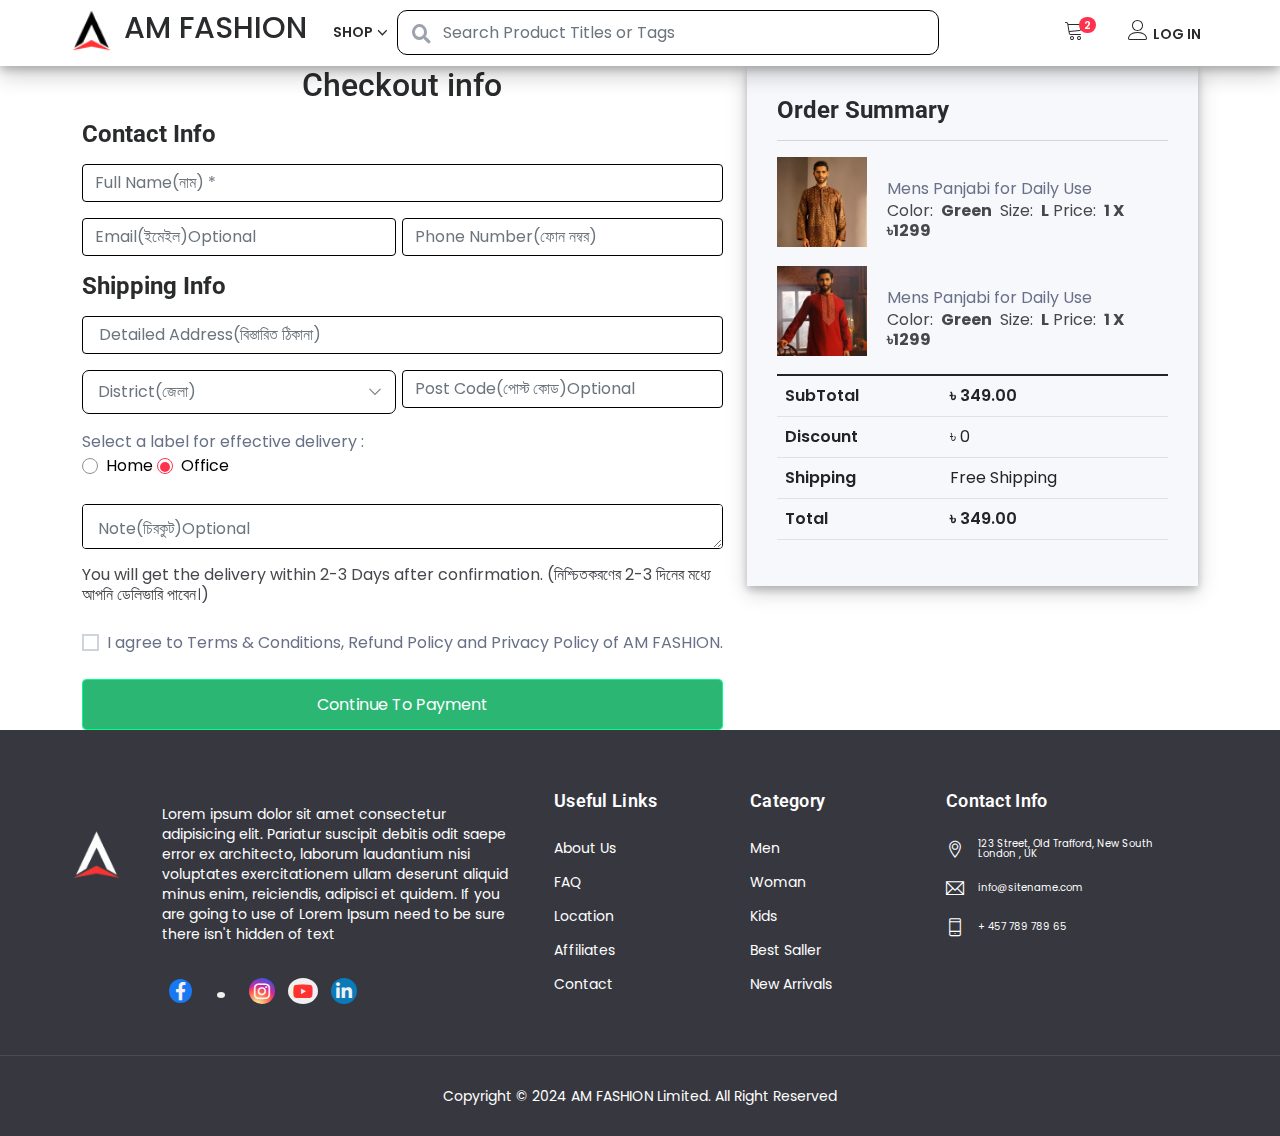
<file: checkout_page.html>
<!DOCTYPE html>
<html lang="en">

<head>
    <!-- Meta -->
    <meta charset="utf-8">
    <meta http-equiv="X-UA-Compatible" content="IE=edge">
    <meta content="Anil z" name="author">
    <meta name="viewport" content="width=device-width, initial-scale=1">
    <meta name="description"
          content="Shopwise is Powerful features and You Can Use The Perfect Build this Template For Any eCommerce Website. The template is built for sell Fashion Products, Shoes, Bags, Cosmetics, Clothes, Sunglasses, Furniture, Kids Products, Electronics, Stationery Products and Sporting Goods.">
    <meta name="keywords"
          content="ecommerce, electronics store, Fashion store, furniture store,  bootstrap 4, clean, minimal, modern, online store, responsive, retail, shopping, ecommerce store">

    <!-- SITE TITLE -->
    <title>AM FASHION</title>
    <!-- Favicon Icon -->
    <link rel="shortcut icon" type="image/x-icon" href="assets/images/Logo (1).png">
    <!-- Animation CSS -->
    <link rel="stylesheet" href="assets/css/animate.css">
    <!-- Latest Bootstrap min CSS -->
    <link rel="stylesheet" href="assets/bootstrap/css/bootstrap.min.css">
    <!-- Google Font -->
    <link href="https://fonts.googleapis.com/css?family=Roboto:100,300,400,500,700,900&display=swap" rel="stylesheet">
    <link href="https://fonts.googleapis.com/css?family=Poppins:200,300,400,500,600,700,800,900&display=swap"
          rel="stylesheet">

    <!-- font Oswald -->
    <link rel="preconnect" href="https://fonts.googleapis.com">
    <link rel="preconnect" href="https://fonts.gstatic.com" crossorigin>
    <link href="https://fonts.googleapis.com/css2?family=Oswald:wght@200..700&display=swap" rel="stylesheet">


    <!-- Icon Font CSS -->
    <link rel="stylesheet" href="assets/css/all.min.css">
    <link rel="stylesheet" href="assets/css/ionicons.min.css">
    <link rel="stylesheet" href="assets/css/themify-icons.css">
    <link rel="stylesheet" href="assets/css/linearicons.css">
    <link rel="stylesheet" href="assets/css/flaticon.css">
    <link rel="stylesheet" href="assets/css/simple-line-icons.css">
    <!--- owl carousel CSS-->
    <link rel="stylesheet" href="assets/owlcarousel/css/owl.carousel.min.css">
    <link rel="stylesheet" href="assets/owlcarousel/css/owl.theme.css">
    <link rel="stylesheet" href="assets/owlcarousel/css/owl.theme.default.min.css">
    <!-- Magnific Popup CSS -->
    <link rel="stylesheet" href="assets/css/magnific-popup.css">
    <!-- Slick CSS -->
    <link rel="stylesheet" href="assets/css/slick.css">
    <link rel="stylesheet" href="assets/css/slick-theme.css">
    <!-- Style CSS -->
    <link rel="stylesheet" href="assets/css/style.css">
    <link rel="stylesheet" href="assets/css/responsive.css">
<link rel="stylesheet" href="assets/css/fixed_style.css">
</head>

<body>

<!-- LOADER -->
<!-- <div class="preloader">
    <div class="lds-ellipsis">
        <span></span>
        <span></span>
        <span></span>
    </div>
</div> -->
<!-- END LOADER -->
<!-- START HEADER -->
<header class="header_wrap fixed-top header_with_topbar">
    <!--        <div class="top-header">-->
    <!--            <div class="container">-->
    <!--                <div class="row align-items-center">-->
    <!--                    <div class="col-12">-->
    <!--                        <ul class="contact_detail text-center">-->
    <!--                            <li></i><span>50% offer for New Products</span></li>-->
    <!--                            <li><a href="" class="Shop">Shop Now</a></li>-->
    <!--                        </ul>-->
    <!--                    </div>-->
    <!--                </div>-->
    <!--            </div>-->
    <!--        </div>-->
    <div class="bottom_header dark_skin main_menu_uppercase">
        <div class="">
            <nav class="navbar navbar-expand-lg">
                <div class="nav_wrapper">
                    <a class="navbar-brand" href="index.html">
                        <img class="" src="assets/images/Rectangle.png" alt="logo">
                        <span class="am-logo">AM FASHION</span>
                    </a>
                    <button class="navbar-toggler" type="button" data-bs-toggle="collapse"
                            data-bs-target="#navbarSupportedContent" aria-expanded="false">
                        <span class="ion-android-menu"></span>
                    </button>
                    <div class="collapse navbar-collapse justify-content-center" id="navbarSupportedContent">
                        <ul class="navbar-nav">
                            <li class="dropdown dropdown-mega-menu">
                                <a class="dropdown-toggle nav-link" href="shop.html" data-bs-toggle="dropdown">Shop</a>
                                <div class="dropdown-menu">
                                    <ul class="mega-menu d-lg-flex">
                                        <li class="mega-menu-col col-lg-6">
                                            <h3 class="droph3">MEN -></h3>
                                            <ul class="d-lg-flex">
                                                <li class="col-lg-4 ">
                                                    <ul class="mega-ul">
                                                        <li class="dropdown-header">T-Shirt</li>
                                                        <li><a class="dropdown-item nav-link nav_item"
                                                               href="shop-list.html">Regular T-shirt</a></li>
                                                        <li><a class="dropdown-item nav-link nav_item"
                                                               href="shop-list-left-sidebar.html">Regular T-shirt</a>
                                                        </li>
                                                        <li><a class="dropdown-item nav-link nav_item"
                                                               href="shop-list-right-sidebar.html">Regular T-shirt</a>
                                                        </li>
                                                        <li><a class="dropdown-item nav-link nav_item"
                                                               href="shop-left-sidebar.html">Regular T-shirt</a></li>
                                                    </ul>
                                                </li>
                                                <li class=" col-lg-4">
                                                    <ul>
                                                        <li class="dropdown-header">Jeans</li>
                                                        <li><a class="dropdown-item nav-link nav_item"
                                                               href="shop-list.html">Regular T-shirt</a></li>
                                                        <li><a class="dropdown-item nav-link nav_item"
                                                               href="shop-list-left-sidebar.html">Regular T-shirt</a>
                                                        </li>
                                                        <li><a class="dropdown-item nav-link nav_item"
                                                               href="shop-list-right-sidebar.html">Regular T-shirt</a>
                                                        </li>
                                                        <li><a class="dropdown-item nav-link nav_item"
                                                               href="shop-left-sidebar.html">Regular T-shirt</a></li>
                                                    </ul>
                                                </li>
                                                <li class="mega-menu-col col-lg-4">
                                                    <ul>
                                                        <li class="dropdown-header">Accessories</li>
                                                        <li><a class="dropdown-item nav-link nav_item"
                                                               href="shop-list.html">Regular T-shirt</a></li>
                                                        <li><a class="dropdown-item nav-link nav_item"
                                                               href="shop-list-left-sidebar.html">Regular T-shirt</a>
                                                        </li>
                                                        <li><a class="dropdown-item nav-link nav_item"
                                                               href="shop-list-right-sidebar.html">Regular T-shirt</a>
                                                        </li>
                                                        <li><a class="dropdown-item nav-link nav_item"
                                                               href="shop-left-sidebar.html">Regular T-shirt</a></li>
                                                    </ul>
                                                </li>
                                            </ul>
                                        </li>
                                        <li class="mega-menu-col col-lg-4">
                                            <h3 class="droph3">WOMEN</h3>
                                            <ul class="d-lg-flex">
                                                <li class="col-lg-6">
                                                    <ul>
                                                        <li class="dropdown-header">T-Shirt</li>
                                                        <li><a class="dropdown-item nav-link nav_item"
                                                               href="shop-list.html">Regular T-shirt</a></li>
                                                        <li><a class="dropdown-item nav-link nav_item"
                                                               href="shop-list-left-sidebar.html">Regular T-shirt</a>
                                                        </li>
                                                        <li><a class="dropdown-item nav-link nav_item"
                                                               href="shop-list-right-sidebar.html">Regular T-shirt</a>
                                                        </li>
                                                        <li><a class="dropdown-item nav-link nav_item"
                                                               href="shop-left-sidebar.html">Regular T-shirt</a></li>
                                                    </ul>
                                                </li>
                                                <li class=" col-lg-6">
                                                    <ul>
                                                        <li class="dropdown-header">Jeans</li>
                                                        <li><a class="dropdown-item nav-link nav_item"
                                                               href="shop-list.html">Regular T-shirt</a></li>
                                                        <li><a class="dropdown-item nav-link nav_item"
                                                               href="shop-list-left-sidebar.html">Regular T-shirt</a>
                                                        </li>
                                                        <li><a class="dropdown-item nav-link nav_item"
                                                               href="shop-list-right-sidebar.html">Regular T-shirt</a>
                                                        </li>
                                                        <li><a class="dropdown-item nav-link nav_item"
                                                               href="shop-left-sidebar.html">Regular T-shirt</a></li>
                                                    </ul>
                                                </li>
                                            </ul>
                                        </li>
                                        <li class="mega-menu-col col-lg-2">
                                            <h3 class="droph3">KIDS</h3>
                                            <ul class="d-lg-flex">
                                                <li class="col-lg-2">
                                                    <ul>
                                                        <li class="dropdown-header">T-Shirt</li>
                                                        <li><a class="dropdown-item nav-link nav_item"
                                                               href="shop-list.html">Regular T-shirt</a></li>
                                                        <li><a class="dropdown-item nav-link nav_item"
                                                               href="shop-list-left-sidebar.html">Regular T-shirt</a>
                                                        </li>
                                                        <li><a class="dropdown-item nav-link nav_item"
                                                               href="shop-list-right-sidebar.html">Regular T-shirt</a>
                                                        </li>
                                                        <li><a class="dropdown-item nav-link nav_item"
                                                               href="shop-left-sidebar.html">Regular T-shirt</a></li>
                                                    </ul>
                                                </li>
                                            </ul>
                                        </li>
                                    </ul>
                                    <ul class="mega-menu d-lg-flex">
                                        <li class="mega-menu-col col-lg-6">
                                            <ul class="d-lg-flex">
                                                <li class="col-lg-4 ">
                                                    <ul class="mega-ul">
                                                        <li class="dropdown-header">T-Shirt</li>
                                                        <li><a class="dropdown-item nav-link nav_item"
                                                               href="shop-list.html">Regular T-shirt</a></li>
                                                        <li><a class="dropdown-item nav-link nav_item"
                                                               href="shop-list-left-sidebar.html">Regular T-shirt</a>
                                                        </li>
                                                        <li><a class="dropdown-item nav-link nav_item"
                                                               href="shop-list-right-sidebar.html">Regular T-shirt</a>
                                                        </li>
                                                        <li><a class="dropdown-item nav-link nav_item"
                                                               href="shop-left-sidebar.html">Regular T-shirt</a></li>
                                                    </ul>
                                                </li>
                                                <li class=" col-lg-4">
                                                    <ul>
                                                        <li class="dropdown-header">Jeans</li>
                                                        <li><a class="dropdown-item nav-link nav_item"
                                                               href="shop-list.html">Regular T-shirt</a></li>
                                                        <li><a class="dropdown-item nav-link nav_item"
                                                               href="shop-list-left-sidebar.html">Regular T-shirt</a>
                                                        </li>
                                                        <li><a class="dropdown-item nav-link nav_item"
                                                               href="shop-list-right-sidebar.html">Regular T-shirt</a>
                                                        </li>
                                                        <li><a class="dropdown-item nav-link nav_item"
                                                               href="shop-left-sidebar.html">Regular T-shirt</a></li>
                                                    </ul>
                                                </li>
                                                <li class="mega-menu-col col-lg-4">
                                                    <ul>
                                                        <li class="dropdown-header">Accessories</li>
                                                        <li><a class="dropdown-item nav-link nav_item"
                                                               href="shop-list.html">Regular T-shirt</a></li>
                                                        <li><a class="dropdown-item nav-link nav_item"
                                                               href="shop-list-left-sidebar.html">Regular T-shirt</a>
                                                        </li>
                                                        <li><a class="dropdown-item nav-link nav_item"
                                                               href="shop-list-right-sidebar.html">Regular T-shirt</a>
                                                        </li>
                                                        <li><a class="dropdown-item nav-link nav_item"
                                                               href="shop-left-sidebar.html">Regular T-shirt</a></li>
                                                    </ul>
                                                </li>
                                            </ul>
                                        </li>
                                        <li class="mega-menu-col col-lg-4">
                                            <ul class="d-lg-flex">
                                                <li class="col-lg-6">
                                                    <ul>
                                                        <li class="dropdown-header">T-Shirt</li>
                                                        <li><a class="dropdown-item nav-link nav_item"
                                                               href="shop-list.html">Regular T-shirt</a></li>
                                                        <li><a class="dropdown-item nav-link nav_item"
                                                               href="shop-list-left-sidebar.html">Regular T-shirt</a>
                                                        </li>
                                                        <li><a class="dropdown-item nav-link nav_item"
                                                               href="shop-list-right-sidebar.html">Regular T-shirt</a>
                                                        </li>
                                                        <li><a class="dropdown-item nav-link nav_item"
                                                               href="shop-left-sidebar.html">Regular T-shirt</a></li>
                                                    </ul>
                                                </li>
                                                <li class=" col-lg-6">
                                                    <ul>
                                                        <li class="dropdown-header">Jeans</li>
                                                        <li><a class="dropdown-item nav-link nav_item"
                                                               href="shop-list.html">Regular T-shirt</a></li>
                                                        <li><a class="dropdown-item nav-link nav_item"
                                                               href="shop-list-left-sidebar.html">Regular T-shirt</a>
                                                        </li>
                                                        <li><a class="dropdown-item nav-link nav_item"
                                                               href="shop-list-right-sidebar.html">Regular T-shirt</a>
                                                        </li>
                                                        <li><a class="dropdown-item nav-link nav_item"
                                                               href="shop-left-sidebar.html">Regular T-shirt</a></li>
                                                    </ul>
                                                </li>
                                            </ul>
                                        </li>
                                        <li class="mega-menu-col col-lg-2">
                                            <ul class="d-lg-flex">
                                                <li class="col-lg-2">
                                                    <ul>
                                                        <li class="dropdown-header">T-Shirt</li>
                                                        <li><a class="dropdown-item nav-link nav_item"
                                                               href="shop-list.html">Regular T-shirt</a></li>
                                                        <li><a class="dropdown-item nav-link nav_item"
                                                               href="shop-list-left-sidebar.html">Regular T-shirt</a>
                                                        </li>
                                                        <li><a class="dropdown-item nav-link nav_item"
                                                               href="shop-list-right-sidebar.html">Regular T-shirt</a>
                                                        </li>
                                                        <li><a class="dropdown-item nav-link nav_item"
                                                               href="shop-left-sidebar.html">Regular T-shirt</a></li>
                                                    </ul>
                                                </li>
                                            </ul>
                                        </li>
                                    </ul>
                                    <ul class="mega-menu d-lg-flex">
                                        <li class="mega-menu-col col-lg-6">
                                            <ul class="d-lg-flex">
                                                <li class="col-lg-4 ">
                                                    <ul class="mega-ul">
                                                        <li class="dropdown-header">T-Shirt</li>
                                                        <li><a class="dropdown-item nav-link nav_item"
                                                               href="shop-list.html">Regular T-shirt</a></li>
                                                        <li><a class="dropdown-item nav-link nav_item"
                                                               href="shop-list-left-sidebar.html">Regular T-shirt</a>
                                                        </li>
                                                        <li><a class="dropdown-item nav-link nav_item"
                                                               href="shop-list-right-sidebar.html">Regular T-shirt</a>
                                                        </li>
                                                        <li><a class="dropdown-item nav-link nav_item"
                                                               href="shop-left-sidebar.html">Regular T-shirt</a></li>
                                                    </ul>
                                                </li>
                                                <li class=" col-lg-4">
                                                    <ul>
                                                        <li class="dropdown-header">Jeans</li>
                                                        <li><a class="dropdown-item nav-link nav_item"
                                                               href="shop-list.html">Regular T-shirt</a></li>
                                                        <li><a class="dropdown-item nav-link nav_item"
                                                               href="shop-list-left-sidebar.html">Regular T-shirt</a>
                                                        </li>
                                                        <li><a class="dropdown-item nav-link nav_item"
                                                               href="shop-list-right-sidebar.html">Regular T-shirt</a>
                                                        </li>
                                                        <li><a class="dropdown-item nav-link nav_item"
                                                               href="shop-left-sidebar.html">Regular T-shirt</a></li>
                                                    </ul>
                                                </li>
                                                <li class="mega-menu-col col-lg-4">
                                                    <ul>
                                                        <li class="dropdown-header">Accessories</li>
                                                        <li><a class="dropdown-item nav-link nav_item"
                                                               href="shop-list.html">Regular T-shirt</a></li>
                                                        <li><a class="dropdown-item nav-link nav_item"
                                                               href="shop-list-left-sidebar.html">Regular T-shirt</a>
                                                        </li>
                                                        <li><a class="dropdown-item nav-link nav_item"
                                                               href="shop-list-right-sidebar.html">Regular T-shirt</a>
                                                        </li>
                                                        <li><a class="dropdown-item nav-link nav_item"
                                                               href="shop-left-sidebar.html">Regular T-shirt</a></li>
                                                    </ul>
                                                </li>
                                            </ul>
                                        </li>
                                        <li class="mega-menu-col col-lg-4">
                                            <ul class="d-lg-flex">
                                                <li class="col-lg-6">
                                                    <ul>
                                                        <li class="dropdown-header">T-Shirt</li>
                                                        <li><a class="dropdown-item nav-link nav_item"
                                                               href="shop-list.html">Regular T-shirt</a></li>
                                                        <li><a class="dropdown-item nav-link nav_item"
                                                               href="shop-list-left-sidebar.html">Regular T-shirt</a>
                                                        </li>
                                                        <li><a class="dropdown-item nav-link nav_item"
                                                               href="shop-list-right-sidebar.html">Regular T-shirt</a>
                                                        </li>
                                                        <li><a class="dropdown-item nav-link nav_item"
                                                               href="shop-left-sidebar.html">Regular T-shirt</a></li>
                                                    </ul>
                                                </li>
                                                <li class=" col-lg-6">
                                                    <ul>
                                                        <li class="dropdown-header">Jeans</li>
                                                        <li><a class="dropdown-item nav-link nav_item"
                                                               href="shop-list.html">Regular T-shirt</a></li>
                                                        <li><a class="dropdown-item nav-link nav_item"
                                                               href="shop-list-left-sidebar.html">Regular T-shirt</a>
                                                        </li>
                                                        <li><a class="dropdown-item nav-link nav_item"
                                                               href="shop-list-right-sidebar.html">Regular T-shirt</a>
                                                        </li>
                                                        <li><a class="dropdown-item nav-link nav_item"
                                                               href="shop-left-sidebar.html">Regular T-shirt</a></li>
                                                    </ul>
                                                </li>
                                            </ul>
                                        </li>
                                        <li class="mega-menu-col col-lg-2">
                                            <ul class="d-lg-flex">
                                                <li class="col-lg-2">
                                                    <ul>
                                                        <li class="dropdown-header">T-Shirt</li>
                                                        <li><a class="dropdown-item nav-link nav_item"
                                                               href="shop-list.html">Regular T-shirt</a></li>
                                                        <li><a class="dropdown-item nav-link nav_item"
                                                               href="shop-list-left-sidebar.html">Regular T-shirt</a>
                                                        </li>
                                                        <li><a class="dropdown-item nav-link nav_item"
                                                               href="shop-list-right-sidebar.html">Regular T-shirt</a>
                                                        </li>
                                                        <li><a class="dropdown-item nav-link nav_item"
                                                               href="shop-left-sidebar.html">Regular T-shirt</a></li>
                                                    </ul>
                                                </li>
                                            </ul>
                                        </li>
                                    </ul>
                                </div>
                            </li>
                        </ul>
                    </div>

                    <div class="product_search_form">
                        <div class="form">
                            <i class="fa fa-search"></i>
                            <input type="text" class="form-control form-input"
                                   placeholder="Search Product Titles or Tags">
                        </div>
                    </div>

                    <ul class="navbar-nav attr-nav align-items-center" id="navbarSupportedContent">
                        <li class="dropdown cart_dropdowns"><a href="cart_page.html" class="nav-link cart_trigger"
                                                               data-bs-toggle="dropdown"><i
                                class="linearicons-cart"></i><span class="cart_count">2</span></a>
                            <div class="cart_box dropdown-menu dropdown-menu-right">
                                <ul class="cart_list" style="max-height: 600px !important">
                                    <li>
                                        <a href="#" class="item_remove"><i class="ion-close"></i></a>
                                        <a href="#"><img src="assets/images/image 19.png" alt="cart_thumb2">Ornare sed
                                            consequat</a>
                                        <span class="cart_quantity">Color:
                                            <span class="cart_amount">
                                                <select name="" id="">
                                                    <option value="Green">Green</option>
                                                    <option value="Red">Red</option>
                                                    <option value="Yellow">Yellow</option>
                                                </select>
                                            </span></span>
                                        <span class="cart_quantity">Size:
                                                <span class="cart_amount">
                                                    <select name="" id="">
                                                        <option value="Green">L</option>
                                                        <option value="Red">XL</option>
                                                        <option value="Yellow">XXL</option>
                                                    </select>
                                                </span></span>
                                        <span class="cart_quantity">Unit Price:<span class="cart_amount"> <span
                                                class="price_symbole">$81.00</span></span></span>

                                    </li>
                                    <li>
                                        <a href="#" class="item_remove"><i class="ion-close"></i></a>
                                        <a href="#"><img src="assets/images/image 22.png" alt="cart_thumb2">Ornare sed
                                            consequat</a>
                                        <span class="cart_quantity">Color:
                                            <span class="cart_amount">
                                                <select name="" id="">
                                                    <option value="Green">Green</option>
                                                    <option value="Red">Red</option>
                                                    <option value="Yellow">Yellow</option>
                                                </select>
                                            </span></span>
                                        <span class="cart_quantity">Size:
                                                <span class="cart_amount">
                                                    <select name="" id="">
                                                        <option value="Green">L</option>
                                                        <option value="Red">XL</option>
                                                        <option value="Yellow">XXL</option>
                                                    </select>
                                                </span></span>
                                        <span class="cart_quantity">Unit Price:<span class="cart_amount"> <span
                                                class="price_symbole">$81.00</span></span></span>

                                    </li>
                                    <li>
                                        <a href="#" class="item_remove"><i class="ion-close"></i></a>
                                        <a href="#"><img src="assets/images/image 8 (4).png" alt="cart_thumb2">Ornare
                                            sed
                                            consequat</a>
                                        <span class="cart_quantity">Color:
                                            <span class="cart_amount">
                                                <select name="" id="">
                                                    <option value="Green">Green</option>
                                                    <option value="Red">Red</option>
                                                    <option value="Yellow">Yellow</option>
                                                </select>
                                            </span></span>
                                        <span class="cart_quantity">Size:
                                                <span class="cart_amount">
                                                    <select name="" id="">
                                                        <option value="Green">L</option>
                                                        <option value="Red">XL</option>
                                                        <option value="Yellow">XXL</option>
                                                    </select>
                                                </span></span>
                                        <span class="cart_quantity">Unit Price:<span class="cart_amount"> <span
                                                class="price_symbole">$81.00</span></span></span>
                                    </li>
                                    <h5 class="p-2">You May Also LIKE</h5>
                                    <div class="col-md-12 p-2">
                                        <div id="carouselExample" class="carousel slide">
                                            <div class="carousel-inner">
                                                <div class="carousel-item active ">
                                                    <div class="col-12 row">
                                                        <div class="col-4"><img src="/assets/images/image 8 (1).png"
                                                                                alt="">
                                                        </div>
                                                        <div class="col-4"><img src="/assets/images/image 8 (2).png"
                                                                                alt="">
                                                        </div>
                                                        <div class="col-4"><img src="/assets/images/image 8 (3).png"
                                                                                alt="">
                                                        </div>
                                                    </div>
                                                </div>
                                                <div class="carousel-item">
                                                    <div class="col-12 row">
                                                        <div class="col-4"><img src="/assets/images/image 8 (4).png"
                                                                                alt="">
                                                        </div>
                                                        <div class="col-4"><img src="/assets/images/image 8 (5).png"
                                                                                alt="">
                                                        </div>
                                                        <div class="col-4"><img src="/assets/images/image 8 (6).png"
                                                                                alt="">
                                                        </div>
                                                    </div>
                                                </div>
                                            </div>
                                            <button class="carousel-control-prev" type="button"
                                                    data-bs-target="#carouselExample" data-bs-slide="prev">
                                                <span class="carousel-control-prev-icon" aria-hidden="false"></span>
                                                <span class="visually-hidden">Previous</span>
                                            </button>
                                            <button class="carousel-control-next" type="button"
                                                    data-bs-target="#carouselExample" data-bs-slide="next">
                                                <span class="carousel-control-next-icon" aria-hidden="true"></span>
                                                <span class="visually-hidden">Next</span>
                                            </button>
                                        </div>
                                    </div>
                                    <div class="cart_footer">
                                        <p class="cart_total"><strong>Subtotal:</strong> <span class="cart_price"> <span
                                                class="price_symbole">$</span></span>159.00</p>
                                        <p class="cart_buttons"><a href="#"
                                                                   class="btn btn-fill-line btn-radius view-cart">Checkout</a>
                                        </p>
                                    </div>
                                </ul>
                            </div>
                        </li>
                        <li>
                            <a href="cart_page.html" class="nav-link mobile_cart"><i class="linearicons-cart"></i><span
                                    class="cart_count">2</span></a>
                        </li>
                        <li>
                            <a href="#" class="nav-link"><i class="linearicons-user"></i><span class="log">Log
                                    in</span></a>
                        </li>

                    </ul>
                </div>
            </nav>
        </div>
    </div>
</header>
<!-- END HEADER -->

<!-- START MAIN CONTENT -->
<div class="main_content">

    <!-- START SECTION SHOP -->
    <div class="section">
        <div class="container">
            <div class="row">
                <div class="col-md-7">
                    <h2 class="text-center mb-3">Checkout info</h2>
                    <div class="heading_s1">
                        <h4>Contact Info</h4>
                    </div>
                    <form method="post">
                        <div class="form-group mb-3 col-12">
                            <input type="text" required class="form-control" name="fname"
                                   placeholder="Full Name(নাম) *">
                        </div>
                        <div class="col-12 d-flex">
                            <div class="form-group mb-3 col-6" style="padding-right: 1%;">
                                <input type="email" required class="form-control" name="lname"
                                       placeholder="Email(ইমেইল)Optional">
                            </div>
                            <div class="form-group mb-3 col-6">
                                <input class="form-control" required type="text" name="cname"
                                       placeholder="Phone Number(ফোন নম্বর)">
                            </div>
                        </div>
                        <div class="heading_s1">
                            <h4>Shipping Info</h4>
                        </div>
                        <div class="form-group mb-3 col-12">
                            <input type="text" required class="form-control" name="fname"
                                   placeholder=" Detailed Address(বিস্তারিত ঠিকানা)">
                        </div>
                        <div class="col- d-flex">
                            <div class="form-group mb-3 col-6" style="padding-right: 1%;">
                                <div class="custom_selected">
                                    <select class="form-control">
                                        <option value="">District(জেলা)</option>
                                        <option value="AX">Aland Islands</option>
                                        <option value="AF">Afghanistan</option>
                                        <option value="AL">Albania</option>
                                        <option value="DZ">Algeria</option>
                                        <option value="AD">Andorra</option>
                                        <option value="AO">Angola</option>
                                        <option value="AI">Anguilla</option>
                                        <option value="AQ">Antarctica</option>
                                        <option value="AG">Antigua and Barbuda</option>
                                        <option value="AR">Argentina</option>
                                        <option value="AM">Armenia</option>
                                        <option value="AW">Aruba</option>
                                        <option value="AU">Australia</option>
                                        <option value="AT">Austria</option>
                                        <option value="AZ">Azerbaijan</option>
                                        <option value="BS">Bahamas</option>
                                        <option value="BH">Bahrain</option>
                                        <option value="BD">Bangladesh</option>
                                        <option value="BB">Barbados</option>
                                        <option value="BY">Belarus</option>
                                        <option value="PW">Belau</option>
                                        <option value="BE">Belgium</option>
                                        <option value="BZ">Belize</option>
                                        <option value="BJ">Benin</option>
                                        <option value="BM">Bermuda</option>
                                        <option value="BT">Bhutan</option>
                                        <option value="BO">Bolivia</option>
                                        <option value="BQ">Bonaire, Saint Eustatius and Saba</option>
                                        <option value="BA">Bosnia and Herzegovina</option>
                                        <option value="BW">Botswana</option>
                                        <option value="BV">Bouvet Island</option>
                                        <option value="BR">Brazil</option>
                                        <option value="IO">British Indian Ocean Territory</option>
                                        <option value="VG">British Virgin Islands</option>
                                        <option value="BN">Brunei</option>
                                        <option value="BG">Bulgaria</option>
                                        <option value="BF">Burkina Faso</option>
                                        <option value="BI">Burundi</option>
                                        <option value="KH">Cambodia</option>
                                        <option value="CM">Cameroon</option>
                                        <option value="CA">Canada</option>
                                        <option value="CV">Cape Verde</option>
                                        <option value="KY">Cayman Islands</option>
                                        <option value="CF">Central African Republic</option>
                                        <option value="TD">Chad</option>
                                        <option value="CL">Chile</option>
                                        <option value="CN">China</option>
                                        <option value="CX">Christmas Island</option>
                                        <option value="CC">Cocos (Keeling) Islands</option>
                                        <option value="CO">Colombia</option>
                                        <option value="KM">Comoros</option>
                                        <option value="CG">Congo (Brazzaville)</option>
                                        <option value="CD">Congo (Kinshasa)</option>
                                        <option value="CK">Cook Islands</option>
                                        <option value="CR">Costa Rica</option>
                                        <option value="HR">Croatia</option>
                                        <option value="CU">Cuba</option>
                                        <option value="CW">CuraÇao</option>
                                        <option value="CY">Cyprus</option>
                                        <option value="CZ">Czech Republic</option>
                                        <option value="DK">Denmark</option>
                                        <option value="DJ">Djibouti</option>
                                        <option value="DM">Dominica</option>
                                        <option value="DO">Dominican Republic</option>
                                        <option value="EC">Ecuador</option>
                                        <option value="EG">Egypt</option>
                                        <option value="SV">El Salvador</option>
                                        <option value="GQ">Equatorial Guinea</option>
                                        <option value="ER">Eritrea</option>
                                        <option value="EE">Estonia</option>
                                        <option value="ET">Ethiopia</option>
                                        <option value="FK">Falkland Islands</option>
                                        <option value="FO">Faroe Islands</option>
                                        <option value="FJ">Fiji</option>
                                        <option value="FI">Finland</option>
                                        <option value="FR">France</option>
                                        <option value="GF">French Guiana</option>
                                        <option value="PF">French Polynesia</option>
                                        <option value="TF">French Southern Territories</option>
                                        <option value="GA">Gabon</option>
                                        <option value="GM">Gambia</option>
                                        <option value="GE">Georgia</option>
                                        <option value="DE">Germany</option>
                                        <option value="GH">Ghana</option>
                                        <option value="GI">Gibraltar</option>
                                        <option value="GR">Greece</option>
                                        <option value="GL">Greenland</option>
                                        <option value="GD">Grenada</option>
                                        <option value="GP">Guadeloupe</option>
                                        <option value="GT">Guatemala</option>
                                        <option value="GG">Guernsey</option>
                                        <option value="GN">Guinea</option>
                                        <option value="GW">Guinea-Bissau</option>
                                        <option value="GY">Guyana</option>
                                        <option value="HT">Haiti</option>
                                        <option value="HM">Heard Island and McDonald Islands</option>
                                        <option value="HN">Honduras</option>
                                        <option value="HK">Hong Kong</option>
                                        <option value="HU">Hungary</option>
                                        <option value="IS">Iceland</option>
                                        <option value="IN">India</option>
                                        <option value="ID">Indonesia</option>
                                        <option value="IR">Iran</option>
                                        <option value="IQ">Iraq</option>
                                        <option value="IM">Isle of Man</option>
                                        <option value="IL">Israel</option>
                                        <option value="IT">Italy</option>
                                        <option value="CI">Ivory Coast</option>
                                        <option value="JM">Jamaica</option>
                                        <option value="JP">Japan</option>
                                        <option value="JE">Jersey</option>
                                        <option value="JO">Jordan</option>
                                        <option value="KZ">Kazakhstan</option>
                                        <option value="KE">Kenya</option>
                                        <option value="KI">Kiribati</option>
                                        <option value="KW">Kuwait</option>
                                        <option value="KG">Kyrgyzstan</option>
                                        <option value="LA">Laos</option>
                                        <option value="LV">Latvia</option>
                                        <option value="LB">Lebanon</option>
                                        <option value="LS">Lesotho</option>
                                        <option value="LR">Liberia</option>
                                        <option value="LY">Libya</option>
                                        <option value="LI">Liechtenstein</option>
                                        <option value="LT">Lithuania</option>
                                        <option value="LU">Luxembourg</option>
                                        <option value="MO">Macao S.A.R., China</option>
                                        <option value="MK">Macedonia</option>
                                        <option value="MG">Madagascar</option>
                                        <option value="MW">Malawi</option>
                                        <option value="MY">Malaysia</option>
                                        <option value="MV">Maldives</option>
                                        <option value="ML">Mali</option>
                                        <option value="MT">Malta</option>
                                        <option value="MH">Marshall Islands</option>
                                        <option value="MQ">Martinique</option>
                                        <option value="MR">Mauritania</option>
                                        <option value="MU">Mauritius</option>
                                        <option value="YT">Mayotte</option>
                                        <option value="MX">Mexico</option>
                                        <option value="FM">Micronesia</option>
                                        <option value="MD">Moldova</option>
                                        <option value="MC">Monaco</option>
                                        <option value="MN">Mongolia</option>
                                        <option value="ME">Montenegro</option>
                                        <option value="MS">Montserrat</option>
                                        <option value="MA">Morocco</option>
                                        <option value="MZ">Mozambique</option>
                                        <option value="MM">Myanmar</option>
                                        <option value="NA">Namibia</option>
                                        <option value="NR">Nauru</option>
                                        <option value="NP">Nepal</option>
                                        <option value="NL">Netherlands</option>
                                        <option value="AN">Netherlands Antilles</option>
                                        <option value="NC">New Caledonia</option>
                                        <option value="NZ">New Zealand</option>
                                        <option value="NI">Nicaragua</option>
                                        <option value="NE">Niger</option>
                                        <option value="NG">Nigeria</option>
                                        <option value="NU">Niue</option>
                                        <option value="NF">Norfolk Island</option>
                                        <option value="KP">North Korea</option>
                                        <option value="NO">Norway</option>
                                        <option value="OM">Oman</option>
                                        <option value="PK">Pakistan</option>
                                        <option value="PS">Palestinian Territory</option>
                                        <option value="PA">Panama</option>
                                        <option value="PG">Papua New Guinea</option>
                                        <option value="PY">Paraguay</option>
                                        <option value="PE">Peru</option>
                                        <option value="PH">Philippines</option>
                                        <option value="PN">Pitcairn</option>
                                        <option value="PL">Poland</option>
                                        <option value="PT">Portugal</option>
                                        <option value="QA">Qatar</option>
                                        <option value="IE">Republic of Ireland</option>
                                        <option value="RE">Reunion</option>
                                        <option value="RO">Romania</option>
                                        <option value="RU">Russia</option>
                                        <option value="RW">Rwanda</option>
                                        <option value="ST">São Tomé and Príncipe</option>
                                        <option value="BL">Saint Barthélemy</option>
                                        <option value="SH">Saint Helena</option>
                                        <option value="KN">Saint Kitts and Nevis</option>
                                        <option value="LC">Saint Lucia</option>
                                        <option value="SX">Saint Martin (Dutch part)</option>
                                        <option value="MF">Saint Martin (French part)</option>
                                        <option value="PM">Saint Pierre and Miquelon</option>
                                        <option value="VC">Saint Vincent and the Grenadines</option>
                                        <option value="SM">San Marino</option>
                                        <option value="SA">Saudi Arabia</option>
                                        <option value="SN">Senegal</option>
                                        <option value="RS">Serbia</option>
                                        <option value="SC">Seychelles</option>
                                        <option value="SL">Sierra Leone</option>
                                        <option value="SG">Singapore</option>
                                        <option value="SK">Slovakia</option>
                                        <option value="SI">Slovenia</option>
                                        <option value="SB">Solomon Islands</option>
                                        <option value="SO">Somalia</option>
                                        <option value="ZA">South Africa</option>
                                        <option value="GS">South Georgia/Sandwich Islands</option>
                                        <option value="KR">South Korea</option>
                                        <option value="SS">South Sudan</option>
                                        <option value="ES">Spain</option>
                                        <option value="LK">Sri Lanka</option>
                                        <option value="SD">Sudan</option>
                                        <option value="SR">Suriname</option>
                                        <option value="SJ">Svalbard and Jan Mayen</option>
                                        <option value="SZ">Swaziland</option>
                                        <option value="SE">Sweden</option>
                                        <option value="CH">Switzerland</option>
                                        <option value="SY">Syria</option>
                                        <option value="TW">Taiwan</option>
                                        <option value="TJ">Tajikistan</option>
                                        <option value="TZ">Tanzania</option>
                                        <option value="TH">Thailand</option>
                                        <option value="TL">Timor-Leste</option>
                                        <option value="TG">Togo</option>
                                        <option value="TK">Tokelau</option>
                                        <option value="TO">Tonga</option>
                                        <option value="TT">Trinidad and Tobago</option>
                                        <option value="TN">Tunisia</option>
                                        <option value="TR">Turkey</option>
                                        <option value="TM">Turkmenistan</option>
                                        <option value="TC">Turks and Caicos Islands</option>
                                        <option value="TV">Tuvalu</option>
                                        <option value="UG">Uganda</option>
                                        <option value="UA">Ukraine</option>
                                        <option value="AE">United Arab Emirates</option>
                                        <option value="GB">United Kingdom (UK)</option>
                                        <option value="US">USA (US)</option>
                                        <option value="UY">Uruguay</option>
                                        <option value="UZ">Uzbekistan</option>
                                        <option value="VU">Vanuatu</option>
                                        <option value="VA">Vatican</option>
                                        <option value="VE">Venezuela</option>
                                        <option value="VN">Vietnam</option>
                                        <option value="WF">Wallis and Futuna</option>
                                        <option value="EH">Western Sahara</option>
                                        <option value="WS">Western Samoa</option>
                                        <option value="YE">Yemen</option>
                                        <option value="ZM">Zambia</option>
                                        <option value="ZW">Zimbabwe</option>
                                    </select>
                                </div>
                            </div>
                            <div class="form-group mb-3 col-6">
                                <input type="text" required class="form-control" name="lname"
                                       placeholder="Post Code(পোস্ট কোড)Optional">
                            </div>
                        </div>

                        <div class="form-group create-account mb-3">
                            <input class="form-control" required type="password" placeholder="Password" name="password">
                        </div>
                        <div class="ship_detail">
                            <div class="form-group mb-3">
                                <div class="chek-form">
                                    Select a label for effective delivery :
                                    <div class="custome-radio">
                                        <input class="form-check-input" required="" type="radio" name="payment_option"
                                               id="exampleRadios3" value="option3" checked="">
                                        <label class="form-check-label" for="exampleRadios3">Home</label>
                                        <input class="form-check-input" required="" type="radio" name="payment_option"
                                               id="exampleRadios4" value="option3" checked="">
                                        <label class="form-check-label" for="exampleRadios4">Office</label>
                                    </div>
                                </div>
                            </div>

                        </div>
                        <div class="form-group mb-3">
                            <textarea rows="5" class="form-control" placeholder="Note(চিরকুট)Optional"></textarea>
                        </div>
                        <p>You will get the delivery within 2-3 Days after confirmation. (নিশ্চিতকরণের 2-3 দিনের মধ্যে
                            আপনি ডেলিভারি পাবেন।)</p>
                        <div class="custome-checkbox mb-4">
                            <input class="form-check-input" type="checkbox" name="checkbox" id="remember" value="">
                            <label class="form-check-label" for="remember"><span>I agree to Terms & Conditions, Refund Policy and Privacy Policy of AM FASHION.</span></label>
                        </div>
                        <a href="#" type="submit" class="btn btn-fill-line btn-block">Continue To Payment</a>
                    </form>
                </div>
                <div class="col-md-5">
                    <div class="order_review">
                        <div class="heading_s1">
                            <h4>Order Summary</h4>
                        </div>
                        <hr>
                        <div class="table-responsive order_table">
                            <table class="table">
                                <tbody>
                                <tr>
                                    <div class="d-flex">
                                        <div><img src="/assets/images/image 22.png" style="width: 90px;"></div>
                                        <div style="margin-top: 5%; padding-left: 20px;"> Mens Panjabi for Daily Use
                                            <p>Color: <span class="m-1"><b>Green</b></span> <span>Size: <span
                                                    class="m-1"><b>L</b></span></span>Price: <span class="m-1"><b>1 X ৳1299</b></span>
                                            </p></div>
                                    </div>
                                </tr>
                                <tr>
                                    <div class="d-flex">
                                        <div><img src="/assets/images/image 10.png" style="width: 90px;"></div>
                                        <div style="margin-top: 5%; padding-left: 20px;"> Mens Panjabi for Daily Use
                                            <p>Color: <span class="m-1"><b>Green</b></span> <span>Size: <span
                                                    class="m-1"><b>L</b></span></span>Price: <span class="m-1"><b>1 X ৳1299</b></span>
                                            </p></div>
                                    </div>
                                </tr>
                                </tbody>
                                <tfoot>
                                <tr>
                                    <th>SubTotal</th>
                                    <td class="product-subtotal">৳ 349.00</td>
                                </tr>
                                <tr>
                                    <th>Discount</th>
                                    <td>৳ 0</td>
                                </tr>
                                <tr>
                                    <th>Shipping</th>
                                    <td>Free Shipping</td>
                                </tr>
                                <tr>
                                    <th>Total</th>
                                    <td class="product-subtotal">৳ 349.00</td>
                                </tr>
                                </tfoot>
                            </table>
                        </div>
                    </div>
                </div>
            </div>
        </div>
    </div>
    <!-- END SECTION SHOP -->
</div>

<!-- START FOOTER -->
<footer class="footer_dark">
    <div class="footer_top">
        <div class="footer_top_container">
            <div class="row">
                <div class="col-lg-1 col-md-6 col-sm-6 mt-4">
                    <div class="footer_logo">
                        <a href="#"><img src="assets/images/Logo (1).png" alt="logo"/></a>
                    </div>
                </div>
                <div class="col-lg-4 col-md-6 col-sm-12 mt-4">
                    <div class="widget w355px">
                        <p>Lorem ipsum dolor sit amet consectetur adipisicing elit. Pariatur suscipit debitis odit
                            saepe error ex architecto, laborum laudantium nisi voluptates exercitationem ullam
                            deserunt aliquid minus enim, reiciendis, adipisci et quidem. If you are going to use of
                            Lorem Ipsum need to be sure there isn't hidden of text</p>
                    </div>
                    <div class="widget w355px">
                        <ul class="social_icons social_white">
                            <li>
                                <a href="#">
                                    <i class="fab fa-facebook-f" style="color: #f0f0f0; background: #1877f2; border-radius: 50%; padding: 3px 7px;"></i>
                                    <span>Facebook</span>
                                </a>
                            </li>
                            <li>
                                <a href="#">
                                    <i class="fab fa-tiktok" style="color: #ff3131; background: #f0f0f0; border-radius: 50%; padding: 3px 4px;"></i>
                                    <span>Tiktok</span>
                                </a>
                            </li>
                            <li>
                                <a href="#">
                                    <i class="fab fa-instagram" style="color: #FAFAFA; background: radial-gradient(circle at 30% 107%, #fdf497 0%, #fdf497 5%, #fd5949 45%,#d6249f 60%,#285AEB 90%); border-radius: 50%; padding: 4px 5px;"></i>
                                    <span>Instagram</span>
                                </a>
                            </li>
                            <li>
                                <a href="#">
                                    <i class="fab fa-youtube" style="color: #ff3131; background: #f0f0f0; border-radius: 50%; padding: 4px 5px;"></i>
                                    <span>Youtube</span>
                                </a>
                            </li>
                            <li>
                                <a href="#">
                                    <i class="fab fa-linkedin-in" style="color: #f0f0f0; background: #0a7bba; border-radius: 50%; padding: 4px 5px;"></i>
                                    Linkedin
                                </a>
                            </li>
                        </ul>
                    </div>
                </div>
                <div class="col-lg-2 col-md-3 col-sm-6">
                    <div class="widget">
                        <h6 class="widget_title">Useful Links</h6>
                        <ul class="widget_links">
                            <li><a href="#">About Us</a></li>
                            <li><a href="#">FAQ</a></li>
                            <li><a href="#">Location</a></li>
                            <li><a href="#">Affiliates</a></li>
                            <li><a href="#">Contact</a></li>
                        </ul>
                    </div>
                </div>
                <div class="col-lg-2 col-md-3 col-sm-6">
                    <div class="widget">
                        <h6 class="widget_title">Category</h6>
                        <ul class="widget_links">
                            <li><a href="#">Men</a></li>
                            <li><a href="#">Woman</a></li>
                            <li><a href="#">Kids</a></li>
                            <li><a href="#">Best Saller</a></li>
                            <li><a href="#">New Arrivals</a></li>
                        </ul>
                    </div>
                </div>
                <div class="col-lg-3 col-md-4 col-sm-6">
                    <div class="widget">
                        <h6 class="widget_title">Contact Info</h6>
                        <ul class="contact_info contact_info_light">
                            <li>
                                <i class="ti-location-pin"></i>
                                <p>123 Street, Old Trafford, New South London , UK</p>
                            </li>
                            <li>
                                <i class="ti-email"></i>
                                <a href="mailto:info@sitename.com">info@sitename.com</a>
                            </li>
                            <li>
                                <i class="ti-mobile"></i>
                                <p>+ 457 789 789 65</p>
                            </li>
                        </ul>
                    </div>
                </div>
            </div>
        </div>
    </div>
    <div class="bottom_footer border-top-tran">
        <div class="container">
            <div class="row">
                <div class="col-md-12">
                    <p class="mb-md-0 text-center">Copyright © 2024 AM FASHION Limited. All Right Reserved</p>
                </div>
            </div>
        </div>
    </div>
</footer>
<!-- END FOOTER -->

<!--bottom_nav -->
<div class="bottom_nav d-lg-none d-block">
    <ul>
        <li><a href="#"><i class="fas fa-home"></i> Home</a></li>
        <li><a href="#"><i class="fas fa-th-large"></i> Categories</a></li>
        <li><a href="#"><i class="far fa-user"></i> Account</a></li>
    </ul>
</div>
<!--end bottom_nav-->

<!-- Latest jQuery -->
<script src="assets/js/jquery-3.6.0.min.js"></script>
<!-- popper min js -->
<script src="assets/js/popper.min.js"></script>
<!-- Latest compiled and minified Bootstrap -->
<script src="assets/bootstrap/js/bootstrap.min.js"></script>
<!-- owl-carousel min js  -->
<script src="assets/owlcarousel/js/owl.carousel.min.js"></script>
<!-- magnific-popup min js  -->
<script src="assets/js/magnific-popup.min.js"></script>
<!-- waypoints min js  -->
<script src="assets/js/waypoints.min.js"></script>
<!-- parallax js  -->
<script src="assets/js/parallax.js"></script>
<!-- countdown js  -->
<script src="assets/js/jquery.countdown.min.js"></script>
<!-- imagesloaded js -->
<script src="assets/js/imagesloaded.pkgd.min.js"></script>
<!-- isotope min js -->
<script src="assets/js/isotope.min.js"></script>
<!-- jquery.dd.min js -->
<script src="assets/js/jquery.dd.min.js"></script>
<!-- slick js -->
<script src="assets/js/slick.min.js"></script>
<!-- elevatezoom js -->
<script src="assets/js/jquery.elevatezoom.js"></script>
<!-- scripts js -->
<script src="assets/js/scripts.js"></script>

</body>
</html>
</file>
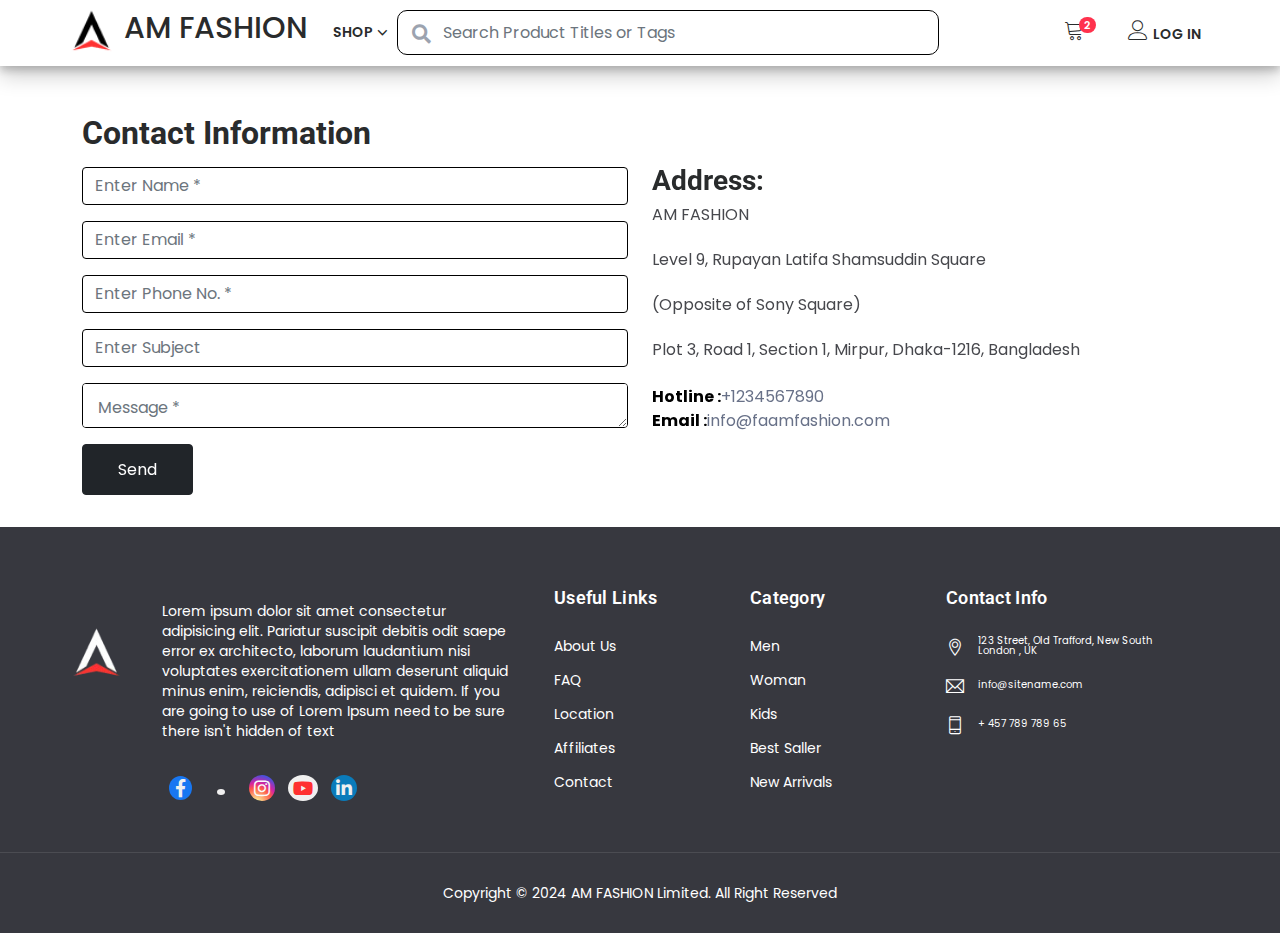
<file: contact.html>
<!DOCTYPE html>
<html lang="en">

<head>
    <!-- Meta -->
    <meta charset="utf-8">
    <meta http-equiv="X-UA-Compatible" content="IE=edge">
    <meta content="Anil z" name="author">
    <meta name="viewport" content="width=device-width, initial-scale=1">
    <meta name="description"
          content="Shopwise is Powerful features and You Can Use The Perfect Build this Template For Any eCommerce Website. The template is built for sell Fashion Products, Shoes, Bags, Cosmetics, Clothes, Sunglasses, Furniture, Kids Products, Electronics, Stationery Products and Sporting Goods.">
    <meta name="keywords"
          content="ecommerce, electronics store, Fashion store, furniture store,  bootstrap 4, clean, minimal, modern, online store, responsive, retail, shopping, ecommerce store">

    <!-- SITE TITLE -->
    <title>AM FASHION</title>
    <!-- Favicon Icon -->
    <link rel="shortcut icon" type="image/x-icon" href="assets/images/Logo (1).png">
    <!-- Animation CSS -->
    <link rel="stylesheet" href="assets/css/animate.css">
    <!-- Latest Bootstrap min CSS -->
    <link rel="stylesheet" href="assets/bootstrap/css/bootstrap.min.css">
    <!-- Google Font -->
    <link href="https://fonts.googleapis.com/css?family=Roboto:100,300,400,500,700,900&display=swap" rel="stylesheet">
    <link href="https://fonts.googleapis.com/css?family=Poppins:200,300,400,500,600,700,800,900&display=swap"
          rel="stylesheet">

    <!-- font Oswald -->
    <link rel="preconnect" href="https://fonts.googleapis.com">
    <link rel="preconnect" href="https://fonts.gstatic.com" crossorigin>
    <link href="https://fonts.googleapis.com/css2?family=Oswald:wght@200..700&display=swap" rel="stylesheet">


    <!-- Icon Font CSS -->
    <link rel="stylesheet" href="assets/css/all.min.css">
    <link rel="stylesheet" href="assets/css/ionicons.min.css">
    <link rel="stylesheet" href="assets/css/themify-icons.css">
    <link rel="stylesheet" href="assets/css/linearicons.css">
    <link rel="stylesheet" href="assets/css/flaticon.css">
    <link rel="stylesheet" href="assets/css/simple-line-icons.css">
    <!--- owl carousel CSS-->
    <link rel="stylesheet" href="assets/owlcarousel/css/owl.carousel.min.css">
    <link rel="stylesheet" href="assets/owlcarousel/css/owl.theme.css">
    <link rel="stylesheet" href="assets/owlcarousel/css/owl.theme.default.min.css">
    <!-- Magnific Popup CSS -->
    <link rel="stylesheet" href="assets/css/magnific-popup.css">
    <!-- Slick CSS -->
    <link rel="stylesheet" href="assets/css/slick.css">
    <link rel="stylesheet" href="assets/css/slick-theme.css">
    <!-- Style CSS -->
    <link rel="stylesheet" href="assets/css/style.css">
    <link rel="stylesheet" href="assets/css/responsive.css">
    <link rel="stylesheet" href="assets/css/fixed_style.css">
</head>

<body>

<!-- LOADER -->
<!-- <div class="preloader">
    <div class="lds-ellipsis">
        <span></span>
        <span></span>
        <span></span>
    </div>
</div> -->
<!-- END LOADER -->
<!-- START HEADER -->
<header class="header_wrap fixed-top header_with_topbar">
    <!--        <div class="top-header">-->
    <!--            <div class="container">-->
    <!--                <div class="row align-items-center">-->
    <!--                    <div class="col-12">-->
    <!--                        <ul class="contact_detail text-center">-->
    <!--                            <li></i><span>50% offer for New Products</span></li>-->
    <!--                            <li><a href="" class="Shop">Shop Now</a></li>-->
    <!--                        </ul>-->
    <!--                    </div>-->
    <!--                </div>-->
    <!--            </div>-->
    <!--        </div>-->
    <div class="bottom_header dark_skin main_menu_uppercase">
        <div class="">
            <nav class="navbar navbar-expand-lg">
                <div class="nav_wrapper">
                    <a class="navbar-brand" href="index.html">
                        <img class="" src="assets/images/Rectangle.png" alt="logo">
                        <span class="am-logo">AM FASHION</span>
                    </a>
                    <button class="navbar-toggler" type="button" data-bs-toggle="collapse"
                            data-bs-target="#navbarSupportedContent" aria-expanded="false">
                        <span class="ion-android-menu"></span>
                    </button>
                    <div class="collapse navbar-collapse justify-content-center" id="navbarSupportedContent">
                        <ul class="navbar-nav">
                            <li class="dropdown dropdown-mega-menu">
                                <a class="dropdown-toggle nav-link" href="shop.html" data-bs-toggle="dropdown">Shop</a>
                                <div class="dropdown-menu">
                                    <ul class="mega-menu d-lg-flex">
                                        <li class="mega-menu-col col-lg-6">
                                            <h3 class="droph3">MEN -></h3>
                                            <ul class="d-lg-flex">
                                                <li class="col-lg-4 ">
                                                    <ul class="mega-ul">
                                                        <li class="dropdown-header">T-Shirt</li>
                                                        <li><a class="dropdown-item nav-link nav_item"
                                                               href="shop-list.html">Regular T-shirt</a></li>
                                                        <li><a class="dropdown-item nav-link nav_item"
                                                               href="shop-list-left-sidebar.html">Regular T-shirt</a>
                                                        </li>
                                                        <li><a class="dropdown-item nav-link nav_item"
                                                               href="shop-list-right-sidebar.html">Regular T-shirt</a>
                                                        </li>
                                                        <li><a class="dropdown-item nav-link nav_item"
                                                               href="shop-left-sidebar.html">Regular T-shirt</a></li>
                                                    </ul>
                                                </li>
                                                <li class=" col-lg-4">
                                                    <ul>
                                                        <li class="dropdown-header">Jeans</li>
                                                        <li><a class="dropdown-item nav-link nav_item"
                                                               href="shop-list.html">Regular T-shirt</a></li>
                                                        <li><a class="dropdown-item nav-link nav_item"
                                                               href="shop-list-left-sidebar.html">Regular T-shirt</a>
                                                        </li>
                                                        <li><a class="dropdown-item nav-link nav_item"
                                                               href="shop-list-right-sidebar.html">Regular T-shirt</a>
                                                        </li>
                                                        <li><a class="dropdown-item nav-link nav_item"
                                                               href="shop-left-sidebar.html">Regular T-shirt</a></li>
                                                    </ul>
                                                </li>
                                                <li class="mega-menu-col col-lg-4">
                                                    <ul>
                                                        <li class="dropdown-header">Accessories</li>
                                                        <li><a class="dropdown-item nav-link nav_item"
                                                               href="shop-list.html">Regular T-shirt</a></li>
                                                        <li><a class="dropdown-item nav-link nav_item"
                                                               href="shop-list-left-sidebar.html">Regular T-shirt</a>
                                                        </li>
                                                        <li><a class="dropdown-item nav-link nav_item"
                                                               href="shop-list-right-sidebar.html">Regular T-shirt</a>
                                                        </li>
                                                        <li><a class="dropdown-item nav-link nav_item"
                                                               href="shop-left-sidebar.html">Regular T-shirt</a></li>
                                                    </ul>
                                                </li>
                                            </ul>
                                        </li>
                                        <li class="mega-menu-col col-lg-4">
                                            <h3 class="droph3">WOMEN</h3>
                                            <ul class="d-lg-flex">
                                                <li class="col-lg-6">
                                                    <ul>
                                                        <li class="dropdown-header">T-Shirt</li>
                                                        <li><a class="dropdown-item nav-link nav_item"
                                                               href="shop-list.html">Regular T-shirt</a></li>
                                                        <li><a class="dropdown-item nav-link nav_item"
                                                               href="shop-list-left-sidebar.html">Regular T-shirt</a>
                                                        </li>
                                                        <li><a class="dropdown-item nav-link nav_item"
                                                               href="shop-list-right-sidebar.html">Regular T-shirt</a>
                                                        </li>
                                                        <li><a class="dropdown-item nav-link nav_item"
                                                               href="shop-left-sidebar.html">Regular T-shirt</a></li>
                                                    </ul>
                                                </li>
                                                <li class=" col-lg-6">
                                                    <ul>
                                                        <li class="dropdown-header">Jeans</li>
                                                        <li><a class="dropdown-item nav-link nav_item"
                                                               href="shop-list.html">Regular T-shirt</a></li>
                                                        <li><a class="dropdown-item nav-link nav_item"
                                                               href="shop-list-left-sidebar.html">Regular T-shirt</a>
                                                        </li>
                                                        <li><a class="dropdown-item nav-link nav_item"
                                                               href="shop-list-right-sidebar.html">Regular T-shirt</a>
                                                        </li>
                                                        <li><a class="dropdown-item nav-link nav_item"
                                                               href="shop-left-sidebar.html">Regular T-shirt</a></li>
                                                    </ul>
                                                </li>
                                            </ul>
                                        </li>
                                        <li class="mega-menu-col col-lg-2">
                                            <h3 class="droph3">KIDS</h3>
                                            <ul class="d-lg-flex">
                                                <li class="col-lg-2">
                                                    <ul>
                                                        <li class="dropdown-header">T-Shirt</li>
                                                        <li><a class="dropdown-item nav-link nav_item"
                                                               href="shop-list.html">Regular T-shirt</a></li>
                                                        <li><a class="dropdown-item nav-link nav_item"
                                                               href="shop-list-left-sidebar.html">Regular T-shirt</a>
                                                        </li>
                                                        <li><a class="dropdown-item nav-link nav_item"
                                                               href="shop-list-right-sidebar.html">Regular T-shirt</a>
                                                        </li>
                                                        <li><a class="dropdown-item nav-link nav_item"
                                                               href="shop-left-sidebar.html">Regular T-shirt</a></li>
                                                    </ul>
                                                </li>
                                            </ul>
                                        </li>
                                    </ul>
                                    <ul class="mega-menu d-lg-flex">
                                        <li class="mega-menu-col col-lg-6">
                                            <ul class="d-lg-flex">
                                                <li class="col-lg-4 ">
                                                    <ul class="mega-ul">
                                                        <li class="dropdown-header">T-Shirt</li>
                                                        <li><a class="dropdown-item nav-link nav_item"
                                                               href="shop-list.html">Regular T-shirt</a></li>
                                                        <li><a class="dropdown-item nav-link nav_item"
                                                               href="shop-list-left-sidebar.html">Regular T-shirt</a>
                                                        </li>
                                                        <li><a class="dropdown-item nav-link nav_item"
                                                               href="shop-list-right-sidebar.html">Regular T-shirt</a>
                                                        </li>
                                                        <li><a class="dropdown-item nav-link nav_item"
                                                               href="shop-left-sidebar.html">Regular T-shirt</a></li>
                                                    </ul>
                                                </li>
                                                <li class=" col-lg-4">
                                                    <ul>
                                                        <li class="dropdown-header">Jeans</li>
                                                        <li><a class="dropdown-item nav-link nav_item"
                                                               href="shop-list.html">Regular T-shirt</a></li>
                                                        <li><a class="dropdown-item nav-link nav_item"
                                                               href="shop-list-left-sidebar.html">Regular T-shirt</a>
                                                        </li>
                                                        <li><a class="dropdown-item nav-link nav_item"
                                                               href="shop-list-right-sidebar.html">Regular T-shirt</a>
                                                        </li>
                                                        <li><a class="dropdown-item nav-link nav_item"
                                                               href="shop-left-sidebar.html">Regular T-shirt</a></li>
                                                    </ul>
                                                </li>
                                                <li class="mega-menu-col col-lg-4">
                                                    <ul>
                                                        <li class="dropdown-header">Accessories</li>
                                                        <li><a class="dropdown-item nav-link nav_item"
                                                               href="shop-list.html">Regular T-shirt</a></li>
                                                        <li><a class="dropdown-item nav-link nav_item"
                                                               href="shop-list-left-sidebar.html">Regular T-shirt</a>
                                                        </li>
                                                        <li><a class="dropdown-item nav-link nav_item"
                                                               href="shop-list-right-sidebar.html">Regular T-shirt</a>
                                                        </li>
                                                        <li><a class="dropdown-item nav-link nav_item"
                                                               href="shop-left-sidebar.html">Regular T-shirt</a></li>
                                                    </ul>
                                                </li>
                                            </ul>
                                        </li>
                                        <li class="mega-menu-col col-lg-4">
                                            <ul class="d-lg-flex">
                                                <li class="col-lg-6">
                                                    <ul>
                                                        <li class="dropdown-header">T-Shirt</li>
                                                        <li><a class="dropdown-item nav-link nav_item"
                                                               href="shop-list.html">Regular T-shirt</a></li>
                                                        <li><a class="dropdown-item nav-link nav_item"
                                                               href="shop-list-left-sidebar.html">Regular T-shirt</a>
                                                        </li>
                                                        <li><a class="dropdown-item nav-link nav_item"
                                                               href="shop-list-right-sidebar.html">Regular T-shirt</a>
                                                        </li>
                                                        <li><a class="dropdown-item nav-link nav_item"
                                                               href="shop-left-sidebar.html">Regular T-shirt</a></li>
                                                    </ul>
                                                </li>
                                                <li class=" col-lg-6">
                                                    <ul>
                                                        <li class="dropdown-header">Jeans</li>
                                                        <li><a class="dropdown-item nav-link nav_item"
                                                               href="shop-list.html">Regular T-shirt</a></li>
                                                        <li><a class="dropdown-item nav-link nav_item"
                                                               href="shop-list-left-sidebar.html">Regular T-shirt</a>
                                                        </li>
                                                        <li><a class="dropdown-item nav-link nav_item"
                                                               href="shop-list-right-sidebar.html">Regular T-shirt</a>
                                                        </li>
                                                        <li><a class="dropdown-item nav-link nav_item"
                                                               href="shop-left-sidebar.html">Regular T-shirt</a></li>
                                                    </ul>
                                                </li>
                                            </ul>
                                        </li>
                                        <li class="mega-menu-col col-lg-2">
                                            <ul class="d-lg-flex">
                                                <li class="col-lg-2">
                                                    <ul>
                                                        <li class="dropdown-header">T-Shirt</li>
                                                        <li><a class="dropdown-item nav-link nav_item"
                                                               href="shop-list.html">Regular T-shirt</a></li>
                                                        <li><a class="dropdown-item nav-link nav_item"
                                                               href="shop-list-left-sidebar.html">Regular T-shirt</a>
                                                        </li>
                                                        <li><a class="dropdown-item nav-link nav_item"
                                                               href="shop-list-right-sidebar.html">Regular T-shirt</a>
                                                        </li>
                                                        <li><a class="dropdown-item nav-link nav_item"
                                                               href="shop-left-sidebar.html">Regular T-shirt</a></li>
                                                    </ul>
                                                </li>
                                            </ul>
                                        </li>
                                    </ul>
                                    <ul class="mega-menu d-lg-flex">
                                        <li class="mega-menu-col col-lg-6">
                                            <ul class="d-lg-flex">
                                                <li class="col-lg-4 ">
                                                    <ul class="mega-ul">
                                                        <li class="dropdown-header">T-Shirt</li>
                                                        <li><a class="dropdown-item nav-link nav_item"
                                                               href="shop-list.html">Regular T-shirt</a></li>
                                                        <li><a class="dropdown-item nav-link nav_item"
                                                               href="shop-list-left-sidebar.html">Regular T-shirt</a>
                                                        </li>
                                                        <li><a class="dropdown-item nav-link nav_item"
                                                               href="shop-list-right-sidebar.html">Regular T-shirt</a>
                                                        </li>
                                                        <li><a class="dropdown-item nav-link nav_item"
                                                               href="shop-left-sidebar.html">Regular T-shirt</a></li>
                                                    </ul>
                                                </li>
                                                <li class=" col-lg-4">
                                                    <ul>
                                                        <li class="dropdown-header">Jeans</li>
                                                        <li><a class="dropdown-item nav-link nav_item"
                                                               href="shop-list.html">Regular T-shirt</a></li>
                                                        <li><a class="dropdown-item nav-link nav_item"
                                                               href="shop-list-left-sidebar.html">Regular T-shirt</a>
                                                        </li>
                                                        <li><a class="dropdown-item nav-link nav_item"
                                                               href="shop-list-right-sidebar.html">Regular T-shirt</a>
                                                        </li>
                                                        <li><a class="dropdown-item nav-link nav_item"
                                                               href="shop-left-sidebar.html">Regular T-shirt</a></li>
                                                    </ul>
                                                </li>
                                                <li class="mega-menu-col col-lg-4">
                                                    <ul>
                                                        <li class="dropdown-header">Accessories</li>
                                                        <li><a class="dropdown-item nav-link nav_item"
                                                               href="shop-list.html">Regular T-shirt</a></li>
                                                        <li><a class="dropdown-item nav-link nav_item"
                                                               href="shop-list-left-sidebar.html">Regular T-shirt</a>
                                                        </li>
                                                        <li><a class="dropdown-item nav-link nav_item"
                                                               href="shop-list-right-sidebar.html">Regular T-shirt</a>
                                                        </li>
                                                        <li><a class="dropdown-item nav-link nav_item"
                                                               href="shop-left-sidebar.html">Regular T-shirt</a></li>
                                                    </ul>
                                                </li>
                                            </ul>
                                        </li>
                                        <li class="mega-menu-col col-lg-4">
                                            <ul class="d-lg-flex">
                                                <li class="col-lg-6">
                                                    <ul>
                                                        <li class="dropdown-header">T-Shirt</li>
                                                        <li><a class="dropdown-item nav-link nav_item"
                                                               href="shop-list.html">Regular T-shirt</a></li>
                                                        <li><a class="dropdown-item nav-link nav_item"
                                                               href="shop-list-left-sidebar.html">Regular T-shirt</a>
                                                        </li>
                                                        <li><a class="dropdown-item nav-link nav_item"
                                                               href="shop-list-right-sidebar.html">Regular T-shirt</a>
                                                        </li>
                                                        <li><a class="dropdown-item nav-link nav_item"
                                                               href="shop-left-sidebar.html">Regular T-shirt</a></li>
                                                    </ul>
                                                </li>
                                                <li class=" col-lg-6">
                                                    <ul>
                                                        <li class="dropdown-header">Jeans</li>
                                                        <li><a class="dropdown-item nav-link nav_item"
                                                               href="shop-list.html">Regular T-shirt</a></li>
                                                        <li><a class="dropdown-item nav-link nav_item"
                                                               href="shop-list-left-sidebar.html">Regular T-shirt</a>
                                                        </li>
                                                        <li><a class="dropdown-item nav-link nav_item"
                                                               href="shop-list-right-sidebar.html">Regular T-shirt</a>
                                                        </li>
                                                        <li><a class="dropdown-item nav-link nav_item"
                                                               href="shop-left-sidebar.html">Regular T-shirt</a></li>
                                                    </ul>
                                                </li>
                                            </ul>
                                        </li>
                                        <li class="mega-menu-col col-lg-2">
                                            <ul class="d-lg-flex">
                                                <li class="col-lg-2">
                                                    <ul>
                                                        <li class="dropdown-header">T-Shirt</li>
                                                        <li><a class="dropdown-item nav-link nav_item"
                                                               href="shop-list.html">Regular T-shirt</a></li>
                                                        <li><a class="dropdown-item nav-link nav_item"
                                                               href="shop-list-left-sidebar.html">Regular T-shirt</a>
                                                        </li>
                                                        <li><a class="dropdown-item nav-link nav_item"
                                                               href="shop-list-right-sidebar.html">Regular T-shirt</a>
                                                        </li>
                                                        <li><a class="dropdown-item nav-link nav_item"
                                                               href="shop-left-sidebar.html">Regular T-shirt</a></li>
                                                    </ul>
                                                </li>
                                            </ul>
                                        </li>
                                    </ul>
                                </div>
                            </li>
                        </ul>
                    </div>

                    <div class="product_search_form">
                        <div class="form">
                            <i class="fa fa-search"></i>
                            <input type="text" class="form-control form-input"
                                   placeholder="Search Product Titles or Tags">
                        </div>
                    </div>

                    <ul class="navbar-nav attr-nav align-items-center" id="navbarSupportedContent">
                        <li class="dropdown cart_dropdowns"><a href="cart_page.html" class="nav-link cart_trigger"
                                                               data-bs-toggle="dropdown"><i
                                class="linearicons-cart"></i><span class="cart_count">2</span></a>
                            <div class="cart_box dropdown-menu dropdown-menu-right">
                                <ul class="cart_list" style="max-height: 600px !important">
                                    <li>
                                        <a href="#" class="item_remove"><i class="ion-close"></i></a>
                                        <a href="#"><img src="assets/images/image 19.png" alt="cart_thumb2">Ornare sed
                                            consequat</a>
                                        <span class="cart_quantity">Color:
                                            <span class="cart_amount">
                                                <select name="" id="">
                                                    <option value="Green">Green</option>
                                                    <option value="Red">Red</option>
                                                    <option value="Yellow">Yellow</option>
                                                </select>
                                            </span></span>
                                        <span class="cart_quantity">Size:
                                                <span class="cart_amount">
                                                    <select name="" id="">
                                                        <option value="Green">L</option>
                                                        <option value="Red">XL</option>
                                                        <option value="Yellow">XXL</option>
                                                    </select>
                                                </span></span>
                                        <span class="cart_quantity">Unit Price:<span class="cart_amount"> <span
                                                class="price_symbole">$81.00</span></span></span>

                                    </li>
                                    <li>
                                        <a href="#" class="item_remove"><i class="ion-close"></i></a>
                                        <a href="#"><img src="assets/images/image 22.png" alt="cart_thumb2">Ornare sed
                                            consequat</a>
                                        <span class="cart_quantity">Color:
                                            <span class="cart_amount">
                                                <select name="" id="">
                                                    <option value="Green">Green</option>
                                                    <option value="Red">Red</option>
                                                    <option value="Yellow">Yellow</option>
                                                </select>
                                            </span></span>
                                        <span class="cart_quantity">Size:
                                                <span class="cart_amount">
                                                    <select name="" id="">
                                                        <option value="Green">L</option>
                                                        <option value="Red">XL</option>
                                                        <option value="Yellow">XXL</option>
                                                    </select>
                                                </span></span>
                                        <span class="cart_quantity">Unit Price:<span class="cart_amount"> <span
                                                class="price_symbole">$81.00</span></span></span>

                                    </li>
                                    <li>
                                        <a href="#" class="item_remove"><i class="ion-close"></i></a>
                                        <a href="#"><img src="assets/images/image 8 (4).png" alt="cart_thumb2">Ornare
                                            sed
                                            consequat</a>
                                        <span class="cart_quantity">Color:
                                            <span class="cart_amount">
                                                <select name="" id="">
                                                    <option value="Green">Green</option>
                                                    <option value="Red">Red</option>
                                                    <option value="Yellow">Yellow</option>
                                                </select>
                                            </span></span>
                                        <span class="cart_quantity">Size:
                                                <span class="cart_amount">
                                                    <select name="" id="">
                                                        <option value="Green">L</option>
                                                        <option value="Red">XL</option>
                                                        <option value="Yellow">XXL</option>
                                                    </select>
                                                </span></span>
                                        <span class="cart_quantity">Unit Price:<span class="cart_amount"> <span
                                                class="price_symbole">$81.00</span></span></span>
                                    </li>
                                    <h5 class="p-2">You May Also LIKE</h5>
                                    <div class="col-md-12 p-2">
                                        <div id="carouselExample" class="carousel slide">
                                            <div class="carousel-inner">
                                                <div class="carousel-item active ">
                                                    <div class="col-12 row">
                                                        <div class="col-4"><img src="/assets/images/image 8 (1).png"
                                                                                alt="">
                                                        </div>
                                                        <div class="col-4"><img src="/assets/images/image 8 (2).png"
                                                                                alt="">
                                                        </div>
                                                        <div class="col-4"><img src="/assets/images/image 8 (3).png"
                                                                                alt="">
                                                        </div>
                                                    </div>
                                                </div>
                                                <div class="carousel-item">
                                                    <div class="col-12 row">
                                                        <div class="col-4"><img src="/assets/images/image 8 (4).png"
                                                                                alt="">
                                                        </div>
                                                        <div class="col-4"><img src="/assets/images/image 8 (5).png"
                                                                                alt="">
                                                        </div>
                                                        <div class="col-4"><img src="/assets/images/image 8 (6).png"
                                                                                alt="">
                                                        </div>
                                                    </div>
                                                </div>
                                            </div>
                                            <button class="carousel-control-prev" type="button"
                                                    data-bs-target="#carouselExample" data-bs-slide="prev">
                                                <span class="carousel-control-prev-icon" aria-hidden="false"></span>
                                                <span class="visually-hidden">Previous</span>
                                            </button>
                                            <button class="carousel-control-next" type="button"
                                                    data-bs-target="#carouselExample" data-bs-slide="next">
                                                <span class="carousel-control-next-icon" aria-hidden="true"></span>
                                                <span class="visually-hidden">Next</span>
                                            </button>
                                        </div>
                                    </div>
                                    <div class="cart_footer">
                                        <p class="cart_total"><strong>Subtotal:</strong> <span class="cart_price"> <span
                                                class="price_symbole">$</span></span>159.00</p>
                                        <p class="cart_buttons"><a href="#"
                                                                   class="btn btn-fill-line btn-radius view-cart">Checkout</a>
                                        </p>
                                    </div>
                                </ul>
                            </div>
                        </li>
                        <li>
                            <a href="cart_page.html" class="nav-link mobile_cart"><i class="linearicons-cart"></i><span
                                    class="cart_count">2</span></a>
                        </li>
                        <li>
                            <a href="#" class="nav-link"><i class="linearicons-user"></i><span class="log">Log
                                    in</span></a>
                        </li>

                    </ul>
                </div>
            </nav>
        </div>
    </div>
</header>
<!-- END HEADER -->
<div class="p-4"></div>
<div class="main_content">
    <!-- START SECTION CONTACT -->
    <div class="section pt-0">
        <div class="container">
            <div class="row">
                <div class="col-lg-6">
                    <div class="heading_s1">
                        <h2>Contact Information</h2>
                    </div>
                    <div class="field_form">
                        <form method="post" name="enq">
                            <div class="row">
                                <div class="form-group col-md-12 mb-3">
                                    <input required placeholder="Enter Name *" id="first-name" class="form-control"
                                           name="name" type="text">
                                </div>
                                <div class="form-group col-md-12 mb-3">
                                    <input required placeholder="Enter Email *" id="email" class="form-control"
                                           name="email" type="email">
                                </div>
                                <div class="form-group col-md-12 mb-3">
                                    <input required placeholder="Enter Phone No. *" id="phone" class="form-control"
                                           name="phone">
                                </div>
                                <div class="form-group col-md-12 mb-3">
                                    <input placeholder="Enter Subject" id="subject" class="form-control" name="subject">
                                </div>
                                <div class="form-group col-md-12 mb-3">
                                    <textarea required placeholder="Message *" id="description" class="form-control"
                                              name="message" rows="4"></textarea>
                                </div>
                                <div class="col-12 mb-3">
                                    <button type="submit" title="Submit Your Message!" class="btn btn-dark"
                                            id="submitButton" name="submit" value="Submit">Send
                                    </button>
                                </div>
                                <div class="col-md-12 mb-3">
                                    <div id="alert-msg" class="alert-msg text-center"></div>
                                </div>
                            </div>
                        </form>
                    </div>
                </div>
                <div class="col-lg-6">
                    <div class="Address">
                        <h3 style="font-weight: bold;">Address:</h3>
                    </div>
                    <div class="add-text">
                        <p>AM FASHION</p>
                        <p>Level 9, Rupayan Latifa Shamsuddin Square </p>
                        <p>(Opposite of Sony Square)</p>
                        <p>Plot 3, Road 1, Section 1, Mirpur, Dhaka-1216, Bangladesh</p>
                        <span style="font-weight: bold; color: black;">Hotline :</span>+1234567890 <br>
                        <span style="font-weight: bold;color: black; margin-top: 15px;">Email :</span>info@faamfashion.com
                    </div>

                </div>

            </div>
        </div>
    </div>
    <!-- END SECTION CONTACT -->
</div>
<!-- START FOOTER -->
<footer class="footer_dark">
    <div class="footer_top">
        <div class="footer_top_container">
            <div class="row">
                <div class="col-lg-1 col-md-6 col-sm-6 mt-4">
                    <div class="footer_logo">
                        <a href="#"><img src="assets/images/Logo (1).png" alt="logo"/></a>
                    </div>
                </div>
                <div class="col-lg-4 col-md-6 col-sm-12 mt-4">
                    <div class="widget w355px">
                        <p>Lorem ipsum dolor sit amet consectetur adipisicing elit. Pariatur suscipit debitis odit
                            saepe error ex architecto, laborum laudantium nisi voluptates exercitationem ullam
                            deserunt aliquid minus enim, reiciendis, adipisci et quidem. If you are going to use of
                            Lorem Ipsum need to be sure there isn't hidden of text</p>
                    </div>
                    <div class="widget w355px">
                        <ul class="social_icons social_white">
                            <li>
                                <a href="#">
                                    <i class="fab fa-facebook-f" style="color: #f0f0f0; background: #1877f2; border-radius: 50%; padding: 3px 7px;"></i>
                                    <span>Facebook</span>
                                </a>
                            </li>
                            <li>
                                <a href="#">
                                    <i class="fab fa-tiktok" style="color: #ff3131; background: #f0f0f0; border-radius: 50%; padding: 3px 4px;"></i>
                                    <span>Tiktok</span>
                                </a>
                            </li>
                            <li>
                                <a href="#">
                                    <i class="fab fa-instagram" style="color: #FAFAFA; background: radial-gradient(circle at 30% 107%, #fdf497 0%, #fdf497 5%, #fd5949 45%,#d6249f 60%,#285AEB 90%); border-radius: 50%; padding: 4px 5px;"></i>
                                    <span>Instagram</span>
                                </a>
                            </li>
                            <li>
                                <a href="#">
                                    <i class="fab fa-youtube" style="color: #ff3131; background: #f0f0f0; border-radius: 50%; padding: 4px 5px;"></i>
                                    <span>Youtube</span>
                                </a>
                            </li>
                            <li>
                                <a href="#">
                                    <i class="fab fa-linkedin-in" style="color: #f0f0f0; background: #0a7bba; border-radius: 50%; padding: 4px 5px;"></i>
                                    Linkedin
                                </a>
                            </li>
                        </ul>
                    </div>
                </div>
                <div class="col-lg-2 col-md-3 col-sm-6">
                    <div class="widget">
                        <h6 class="widget_title">Useful Links</h6>
                        <ul class="widget_links">
                            <li><a href="#">About Us</a></li>
                            <li><a href="#">FAQ</a></li>
                            <li><a href="#">Location</a></li>
                            <li><a href="#">Affiliates</a></li>
                            <li><a href="#">Contact</a></li>
                        </ul>
                    </div>
                </div>
                <div class="col-lg-2 col-md-3 col-sm-6">
                    <div class="widget">
                        <h6 class="widget_title">Category</h6>
                        <ul class="widget_links">
                            <li><a href="#">Men</a></li>
                            <li><a href="#">Woman</a></li>
                            <li><a href="#">Kids</a></li>
                            <li><a href="#">Best Saller</a></li>
                            <li><a href="#">New Arrivals</a></li>
                        </ul>
                    </div>
                </div>
                <div class="col-lg-3 col-md-4 col-sm-6">
                    <div class="widget">
                        <h6 class="widget_title">Contact Info</h6>
                        <ul class="contact_info contact_info_light">
                            <li>
                                <i class="ti-location-pin"></i>
                                <p>123 Street, Old Trafford, New South London , UK</p>
                            </li>
                            <li>
                                <i class="ti-email"></i>
                                <a href="mailto:info@sitename.com">info@sitename.com</a>
                            </li>
                            <li>
                                <i class="ti-mobile"></i>
                                <p>+ 457 789 789 65</p>
                            </li>
                        </ul>
                    </div>
                </div>
            </div>
        </div>
    </div>
    <div class="bottom_footer border-top-tran">
        <div class="container">
            <div class="row">
                <div class="col-md-12">
                    <p class="mb-md-0 text-center">Copyright © 2024 AM FASHION Limited. All Right Reserved</p>
                </div>
            </div>
        </div>
    </div>
</footer>
<!-- END FOOTER -->

<!--bottom_nav -->
<div class="bottom_nav d-lg-none d-block">
    <ul>
        <li><a href="#"><i class="fas fa-home"></i> Home</a></li>
        <li><a href="#"><i class="fas fa-th-large"></i> Categories</a></li>
        <li><a href="#"><i class="far fa-user"></i> Account</a></li>
    </ul>
</div>
<!--end bottom_nav-->

<!-- Latest jQuery -->
<script src="assets/js/jquery-3.6.0.min.js"></script>
<!-- popper min js -->
<script src="assets/js/popper.min.js"></script>
<!-- Latest compiled and minified Bootstrap -->
<script src="assets/bootstrap/js/bootstrap.min.js"></script>
<!-- owl-carousel min js  -->
<script src="assets/owlcarousel/js/owl.carousel.min.js"></script>
<!-- magnific-popup min js  -->
<script src="assets/js/magnific-popup.min.js"></script>
<!-- waypoints min js  -->
<script src="assets/js/waypoints.min.js"></script>
<!-- parallax js  -->
<script src="assets/js/parallax.js"></script>
<!-- countdown js  -->
<script src="assets/js/jquery.countdown.min.js"></script>
<!-- imagesloaded js -->
<script src="assets/js/imagesloaded.pkgd.min.js"></script>
<!-- isotope min js -->
<script src="assets/js/isotope.min.js"></script>
<!-- jquery.dd.min js -->
<script src="assets/js/jquery.dd.min.js"></script>
<!-- slick js -->
<script src="assets/js/slick.min.js"></script>
<!-- elevatezoom js -->
<script src="assets/js/jquery.elevatezoom.js"></script>
<!-- scripts js -->
<script src="assets/js/scripts.js"></script>

</body>
</file>
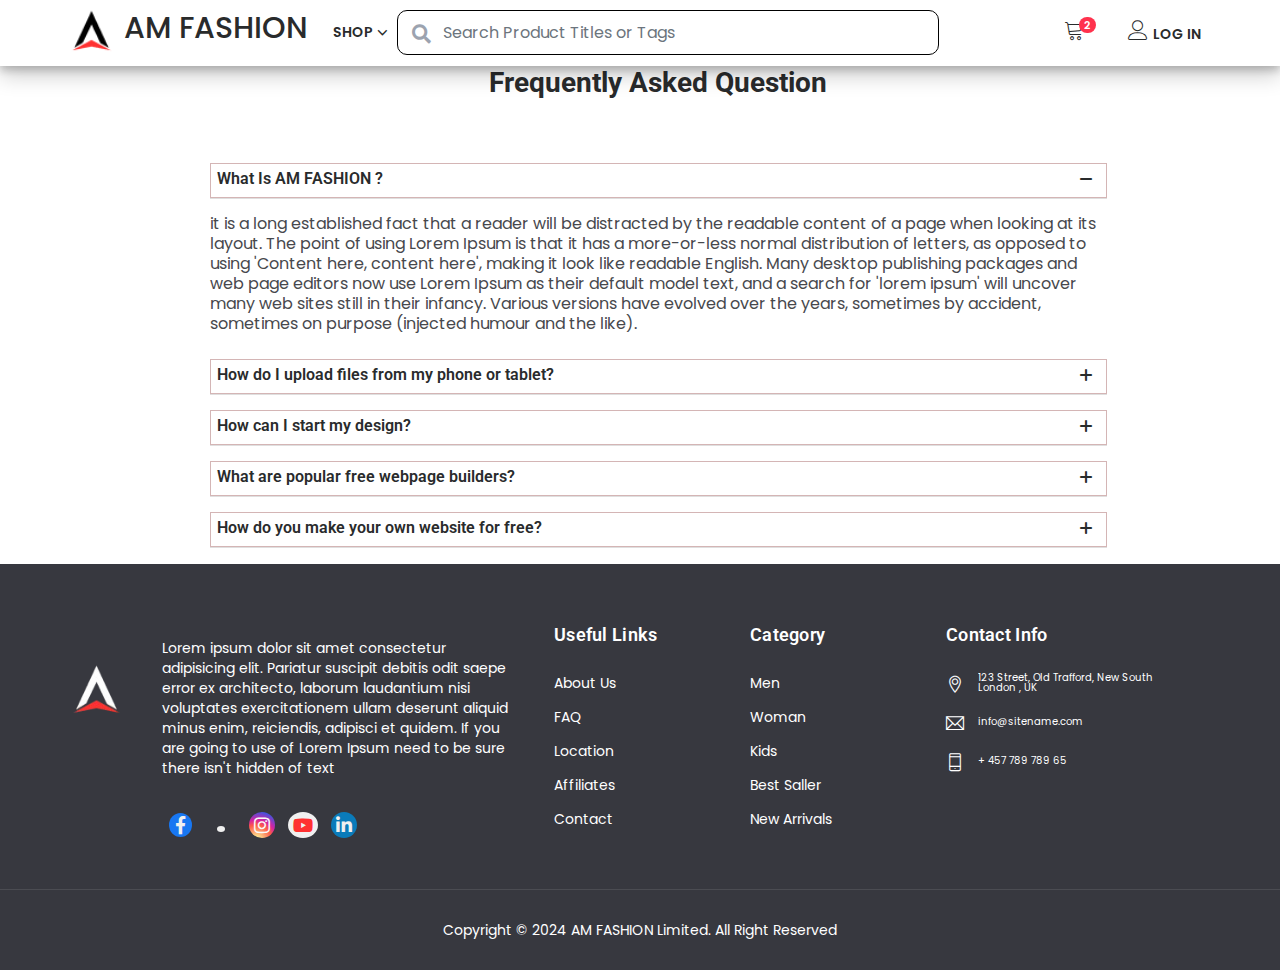
<file: faq.html>
<!DOCTYPE html>
<html lang="en">

<head>
    <!-- Meta -->
    <meta charset="utf-8">
    <meta http-equiv="X-UA-Compatible" content="IE=edge">
    <meta content="Anil z" name="author">
    <meta name="viewport" content="width=device-width, initial-scale=1">
    <meta name="description"
          content="Shopwise is Powerful features and You Can Use The Perfect Build this Template For Any eCommerce Website. The template is built for sell Fashion Products, Shoes, Bags, Cosmetics, Clothes, Sunglasses, Furniture, Kids Products, Electronics, Stationery Products and Sporting Goods.">
    <meta name="keywords"
          content="ecommerce, electronics store, Fashion store, furniture store,  bootstrap 4, clean, minimal, modern, online store, responsive, retail, shopping, ecommerce store">

    <!-- SITE TITLE -->
    <title>AM FASHION</title>
    <!-- Favicon Icon -->
    <link rel="shortcut icon" type="image/x-icon" href="assets/images/Logo (1).png">
    <!-- Animation CSS -->
    <link rel="stylesheet" href="assets/css/animate.css">
    <!-- Latest Bootstrap min CSS -->
    <link rel="stylesheet" href="assets/bootstrap/css/bootstrap.min.css">
    <!-- Google Font -->
    <link href="https://fonts.googleapis.com/css?family=Roboto:100,300,400,500,700,900&display=swap" rel="stylesheet">
    <link href="https://fonts.googleapis.com/css?family=Poppins:200,300,400,500,600,700,800,900&display=swap"
          rel="stylesheet">

    <!-- font Oswald -->
    <link rel="preconnect" href="https://fonts.googleapis.com">
    <link rel="preconnect" href="https://fonts.gstatic.com" crossorigin>
    <link href="https://fonts.googleapis.com/css2?family=Oswald:wght@200..700&display=swap" rel="stylesheet">


    <!-- Icon Font CSS -->
    <link rel="stylesheet" href="assets/css/all.min.css">
    <link rel="stylesheet" href="assets/css/ionicons.min.css">
    <link rel="stylesheet" href="assets/css/themify-icons.css">
    <link rel="stylesheet" href="assets/css/linearicons.css">
    <link rel="stylesheet" href="assets/css/flaticon.css">
    <link rel="stylesheet" href="assets/css/simple-line-icons.css">
    <!--- owl carousel CSS-->
    <link rel="stylesheet" href="assets/owlcarousel/css/owl.carousel.min.css">
    <link rel="stylesheet" href="assets/owlcarousel/css/owl.theme.css">
    <link rel="stylesheet" href="assets/owlcarousel/css/owl.theme.default.min.css">
    <!-- Magnific Popup CSS -->
    <link rel="stylesheet" href="assets/css/magnific-popup.css">
    <!-- Slick CSS -->
    <link rel="stylesheet" href="assets/css/slick.css">
    <link rel="stylesheet" href="assets/css/slick-theme.css">
    <!-- Style CSS -->
    <link rel="stylesheet" href="assets/css/style.css">
    <link rel="stylesheet" href="assets/css/responsive.css">
    <link rel="stylesheet" href="assets/css/fixed_style.css">
</head>

<body>

<!-- LOADER -->
<!-- <div class="preloader">
    <div class="lds-ellipsis">
        <span></span>
        <span></span>
        <span></span>
    </div>
</div> -->
<!-- END LOADER -->
<!-- START HEADER -->
<header class="header_wrap fixed-top header_with_topbar">
    <!--        <div class="top-header">-->
    <!--            <div class="container">-->
    <!--                <div class="row align-items-center">-->
    <!--                    <div class="col-12">-->
    <!--                        <ul class="contact_detail text-center">-->
    <!--                            <li></i><span>50% offer for New Products</span></li>-->
    <!--                            <li><a href="" class="Shop">Shop Now</a></li>-->
    <!--                        </ul>-->
    <!--                    </div>-->
    <!--                </div>-->
    <!--            </div>-->
    <!--        </div>-->
    <div class="bottom_header dark_skin main_menu_uppercase">
        <div class="">
            <nav class="navbar navbar-expand-lg">
                <div class="nav_wrapper">
                    <a class="navbar-brand" href="index.html">
                        <img class="" src="assets/images/Rectangle.png" alt="logo">
                        <span class="am-logo">AM FASHION</span>
                    </a>
                    <button class="navbar-toggler" type="button" data-bs-toggle="collapse"
                            data-bs-target="#navbarSupportedContent" aria-expanded="false">
                        <span class="ion-android-menu"></span>
                    </button>
                    <div class="collapse navbar-collapse justify-content-center" id="navbarSupportedContent">
                        <ul class="navbar-nav">
                            <li class="dropdown dropdown-mega-menu">
                                <a class="dropdown-toggle nav-link" href="shop.html" data-bs-toggle="dropdown">Shop</a>
                                <div class="dropdown-menu">
                                    <ul class="mega-menu d-lg-flex">
                                        <li class="mega-menu-col col-lg-6">
                                            <h3 class="droph3">MEN -></h3>
                                            <ul class="d-lg-flex">
                                                <li class="col-lg-4 ">
                                                    <ul class="mega-ul">
                                                        <li class="dropdown-header">T-Shirt</li>
                                                        <li><a class="dropdown-item nav-link nav_item"
                                                               href="shop-list.html">Regular T-shirt</a></li>
                                                        <li><a class="dropdown-item nav-link nav_item"
                                                               href="shop-list-left-sidebar.html">Regular T-shirt</a>
                                                        </li>
                                                        <li><a class="dropdown-item nav-link nav_item"
                                                               href="shop-list-right-sidebar.html">Regular T-shirt</a>
                                                        </li>
                                                        <li><a class="dropdown-item nav-link nav_item"
                                                               href="shop-left-sidebar.html">Regular T-shirt</a></li>
                                                    </ul>
                                                </li>
                                                <li class=" col-lg-4">
                                                    <ul>
                                                        <li class="dropdown-header">Jeans</li>
                                                        <li><a class="dropdown-item nav-link nav_item"
                                                               href="shop-list.html">Regular T-shirt</a></li>
                                                        <li><a class="dropdown-item nav-link nav_item"
                                                               href="shop-list-left-sidebar.html">Regular T-shirt</a>
                                                        </li>
                                                        <li><a class="dropdown-item nav-link nav_item"
                                                               href="shop-list-right-sidebar.html">Regular T-shirt</a>
                                                        </li>
                                                        <li><a class="dropdown-item nav-link nav_item"
                                                               href="shop-left-sidebar.html">Regular T-shirt</a></li>
                                                    </ul>
                                                </li>
                                                <li class="mega-menu-col col-lg-4">
                                                    <ul>
                                                        <li class="dropdown-header">Accessories</li>
                                                        <li><a class="dropdown-item nav-link nav_item"
                                                               href="shop-list.html">Regular T-shirt</a></li>
                                                        <li><a class="dropdown-item nav-link nav_item"
                                                               href="shop-list-left-sidebar.html">Regular T-shirt</a>
                                                        </li>
                                                        <li><a class="dropdown-item nav-link nav_item"
                                                               href="shop-list-right-sidebar.html">Regular T-shirt</a>
                                                        </li>
                                                        <li><a class="dropdown-item nav-link nav_item"
                                                               href="shop-left-sidebar.html">Regular T-shirt</a></li>
                                                    </ul>
                                                </li>
                                            </ul>
                                        </li>
                                        <li class="mega-menu-col col-lg-4">
                                            <h3 class="droph3">WOMEN</h3>
                                            <ul class="d-lg-flex">
                                                <li class="col-lg-6">
                                                    <ul>
                                                        <li class="dropdown-header">T-Shirt</li>
                                                        <li><a class="dropdown-item nav-link nav_item"
                                                               href="shop-list.html">Regular T-shirt</a></li>
                                                        <li><a class="dropdown-item nav-link nav_item"
                                                               href="shop-list-left-sidebar.html">Regular T-shirt</a>
                                                        </li>
                                                        <li><a class="dropdown-item nav-link nav_item"
                                                               href="shop-list-right-sidebar.html">Regular T-shirt</a>
                                                        </li>
                                                        <li><a class="dropdown-item nav-link nav_item"
                                                               href="shop-left-sidebar.html">Regular T-shirt</a></li>
                                                    </ul>
                                                </li>
                                                <li class=" col-lg-6">
                                                    <ul>
                                                        <li class="dropdown-header">Jeans</li>
                                                        <li><a class="dropdown-item nav-link nav_item"
                                                               href="shop-list.html">Regular T-shirt</a></li>
                                                        <li><a class="dropdown-item nav-link nav_item"
                                                               href="shop-list-left-sidebar.html">Regular T-shirt</a>
                                                        </li>
                                                        <li><a class="dropdown-item nav-link nav_item"
                                                               href="shop-list-right-sidebar.html">Regular T-shirt</a>
                                                        </li>
                                                        <li><a class="dropdown-item nav-link nav_item"
                                                               href="shop-left-sidebar.html">Regular T-shirt</a></li>
                                                    </ul>
                                                </li>
                                            </ul>
                                        </li>
                                        <li class="mega-menu-col col-lg-2">
                                            <h3 class="droph3">KIDS</h3>
                                            <ul class="d-lg-flex">
                                                <li class="col-lg-2">
                                                    <ul>
                                                        <li class="dropdown-header">T-Shirt</li>
                                                        <li><a class="dropdown-item nav-link nav_item"
                                                               href="shop-list.html">Regular T-shirt</a></li>
                                                        <li><a class="dropdown-item nav-link nav_item"
                                                               href="shop-list-left-sidebar.html">Regular T-shirt</a>
                                                        </li>
                                                        <li><a class="dropdown-item nav-link nav_item"
                                                               href="shop-list-right-sidebar.html">Regular T-shirt</a>
                                                        </li>
                                                        <li><a class="dropdown-item nav-link nav_item"
                                                               href="shop-left-sidebar.html">Regular T-shirt</a></li>
                                                    </ul>
                                                </li>
                                            </ul>
                                        </li>
                                    </ul>
                                    <ul class="mega-menu d-lg-flex">
                                        <li class="mega-menu-col col-lg-6">
                                            <ul class="d-lg-flex">
                                                <li class="col-lg-4 ">
                                                    <ul class="mega-ul">
                                                        <li class="dropdown-header">T-Shirt</li>
                                                        <li><a class="dropdown-item nav-link nav_item"
                                                               href="shop-list.html">Regular T-shirt</a></li>
                                                        <li><a class="dropdown-item nav-link nav_item"
                                                               href="shop-list-left-sidebar.html">Regular T-shirt</a>
                                                        </li>
                                                        <li><a class="dropdown-item nav-link nav_item"
                                                               href="shop-list-right-sidebar.html">Regular T-shirt</a>
                                                        </li>
                                                        <li><a class="dropdown-item nav-link nav_item"
                                                               href="shop-left-sidebar.html">Regular T-shirt</a></li>
                                                    </ul>
                                                </li>
                                                <li class=" col-lg-4">
                                                    <ul>
                                                        <li class="dropdown-header">Jeans</li>
                                                        <li><a class="dropdown-item nav-link nav_item"
                                                               href="shop-list.html">Regular T-shirt</a></li>
                                                        <li><a class="dropdown-item nav-link nav_item"
                                                               href="shop-list-left-sidebar.html">Regular T-shirt</a>
                                                        </li>
                                                        <li><a class="dropdown-item nav-link nav_item"
                                                               href="shop-list-right-sidebar.html">Regular T-shirt</a>
                                                        </li>
                                                        <li><a class="dropdown-item nav-link nav_item"
                                                               href="shop-left-sidebar.html">Regular T-shirt</a></li>
                                                    </ul>
                                                </li>
                                                <li class="mega-menu-col col-lg-4">
                                                    <ul>
                                                        <li class="dropdown-header">Accessories</li>
                                                        <li><a class="dropdown-item nav-link nav_item"
                                                               href="shop-list.html">Regular T-shirt</a></li>
                                                        <li><a class="dropdown-item nav-link nav_item"
                                                               href="shop-list-left-sidebar.html">Regular T-shirt</a>
                                                        </li>
                                                        <li><a class="dropdown-item nav-link nav_item"
                                                               href="shop-list-right-sidebar.html">Regular T-shirt</a>
                                                        </li>
                                                        <li><a class="dropdown-item nav-link nav_item"
                                                               href="shop-left-sidebar.html">Regular T-shirt</a></li>
                                                    </ul>
                                                </li>
                                            </ul>
                                        </li>
                                        <li class="mega-menu-col col-lg-4">
                                            <ul class="d-lg-flex">
                                                <li class="col-lg-6">
                                                    <ul>
                                                        <li class="dropdown-header">T-Shirt</li>
                                                        <li><a class="dropdown-item nav-link nav_item"
                                                               href="shop-list.html">Regular T-shirt</a></li>
                                                        <li><a class="dropdown-item nav-link nav_item"
                                                               href="shop-list-left-sidebar.html">Regular T-shirt</a>
                                                        </li>
                                                        <li><a class="dropdown-item nav-link nav_item"
                                                               href="shop-list-right-sidebar.html">Regular T-shirt</a>
                                                        </li>
                                                        <li><a class="dropdown-item nav-link nav_item"
                                                               href="shop-left-sidebar.html">Regular T-shirt</a></li>
                                                    </ul>
                                                </li>
                                                <li class=" col-lg-6">
                                                    <ul>
                                                        <li class="dropdown-header">Jeans</li>
                                                        <li><a class="dropdown-item nav-link nav_item"
                                                               href="shop-list.html">Regular T-shirt</a></li>
                                                        <li><a class="dropdown-item nav-link nav_item"
                                                               href="shop-list-left-sidebar.html">Regular T-shirt</a>
                                                        </li>
                                                        <li><a class="dropdown-item nav-link nav_item"
                                                               href="shop-list-right-sidebar.html">Regular T-shirt</a>
                                                        </li>
                                                        <li><a class="dropdown-item nav-link nav_item"
                                                               href="shop-left-sidebar.html">Regular T-shirt</a></li>
                                                    </ul>
                                                </li>
                                            </ul>
                                        </li>
                                        <li class="mega-menu-col col-lg-2">
                                            <ul class="d-lg-flex">
                                                <li class="col-lg-2">
                                                    <ul>
                                                        <li class="dropdown-header">T-Shirt</li>
                                                        <li><a class="dropdown-item nav-link nav_item"
                                                               href="shop-list.html">Regular T-shirt</a></li>
                                                        <li><a class="dropdown-item nav-link nav_item"
                                                               href="shop-list-left-sidebar.html">Regular T-shirt</a>
                                                        </li>
                                                        <li><a class="dropdown-item nav-link nav_item"
                                                               href="shop-list-right-sidebar.html">Regular T-shirt</a>
                                                        </li>
                                                        <li><a class="dropdown-item nav-link nav_item"
                                                               href="shop-left-sidebar.html">Regular T-shirt</a></li>
                                                    </ul>
                                                </li>
                                            </ul>
                                        </li>
                                    </ul>
                                    <ul class="mega-menu d-lg-flex">
                                        <li class="mega-menu-col col-lg-6">
                                            <ul class="d-lg-flex">
                                                <li class="col-lg-4 ">
                                                    <ul class="mega-ul">
                                                        <li class="dropdown-header">T-Shirt</li>
                                                        <li><a class="dropdown-item nav-link nav_item"
                                                               href="shop-list.html">Regular T-shirt</a></li>
                                                        <li><a class="dropdown-item nav-link nav_item"
                                                               href="shop-list-left-sidebar.html">Regular T-shirt</a>
                                                        </li>
                                                        <li><a class="dropdown-item nav-link nav_item"
                                                               href="shop-list-right-sidebar.html">Regular T-shirt</a>
                                                        </li>
                                                        <li><a class="dropdown-item nav-link nav_item"
                                                               href="shop-left-sidebar.html">Regular T-shirt</a></li>
                                                    </ul>
                                                </li>
                                                <li class=" col-lg-4">
                                                    <ul>
                                                        <li class="dropdown-header">Jeans</li>
                                                        <li><a class="dropdown-item nav-link nav_item"
                                                               href="shop-list.html">Regular T-shirt</a></li>
                                                        <li><a class="dropdown-item nav-link nav_item"
                                                               href="shop-list-left-sidebar.html">Regular T-shirt</a>
                                                        </li>
                                                        <li><a class="dropdown-item nav-link nav_item"
                                                               href="shop-list-right-sidebar.html">Regular T-shirt</a>
                                                        </li>
                                                        <li><a class="dropdown-item nav-link nav_item"
                                                               href="shop-left-sidebar.html">Regular T-shirt</a></li>
                                                    </ul>
                                                </li>
                                                <li class="mega-menu-col col-lg-4">
                                                    <ul>
                                                        <li class="dropdown-header">Accessories</li>
                                                        <li><a class="dropdown-item nav-link nav_item"
                                                               href="shop-list.html">Regular T-shirt</a></li>
                                                        <li><a class="dropdown-item nav-link nav_item"
                                                               href="shop-list-left-sidebar.html">Regular T-shirt</a>
                                                        </li>
                                                        <li><a class="dropdown-item nav-link nav_item"
                                                               href="shop-list-right-sidebar.html">Regular T-shirt</a>
                                                        </li>
                                                        <li><a class="dropdown-item nav-link nav_item"
                                                               href="shop-left-sidebar.html">Regular T-shirt</a></li>
                                                    </ul>
                                                </li>
                                            </ul>
                                        </li>
                                        <li class="mega-menu-col col-lg-4">
                                            <ul class="d-lg-flex">
                                                <li class="col-lg-6">
                                                    <ul>
                                                        <li class="dropdown-header">T-Shirt</li>
                                                        <li><a class="dropdown-item nav-link nav_item"
                                                               href="shop-list.html">Regular T-shirt</a></li>
                                                        <li><a class="dropdown-item nav-link nav_item"
                                                               href="shop-list-left-sidebar.html">Regular T-shirt</a>
                                                        </li>
                                                        <li><a class="dropdown-item nav-link nav_item"
                                                               href="shop-list-right-sidebar.html">Regular T-shirt</a>
                                                        </li>
                                                        <li><a class="dropdown-item nav-link nav_item"
                                                               href="shop-left-sidebar.html">Regular T-shirt</a></li>
                                                    </ul>
                                                </li>
                                                <li class=" col-lg-6">
                                                    <ul>
                                                        <li class="dropdown-header">Jeans</li>
                                                        <li><a class="dropdown-item nav-link nav_item"
                                                               href="shop-list.html">Regular T-shirt</a></li>
                                                        <li><a class="dropdown-item nav-link nav_item"
                                                               href="shop-list-left-sidebar.html">Regular T-shirt</a>
                                                        </li>
                                                        <li><a class="dropdown-item nav-link nav_item"
                                                               href="shop-list-right-sidebar.html">Regular T-shirt</a>
                                                        </li>
                                                        <li><a class="dropdown-item nav-link nav_item"
                                                               href="shop-left-sidebar.html">Regular T-shirt</a></li>
                                                    </ul>
                                                </li>
                                            </ul>
                                        </li>
                                        <li class="mega-menu-col col-lg-2">
                                            <ul class="d-lg-flex">
                                                <li class="col-lg-2">
                                                    <ul>
                                                        <li class="dropdown-header">T-Shirt</li>
                                                        <li><a class="dropdown-item nav-link nav_item"
                                                               href="shop-list.html">Regular T-shirt</a></li>
                                                        <li><a class="dropdown-item nav-link nav_item"
                                                               href="shop-list-left-sidebar.html">Regular T-shirt</a>
                                                        </li>
                                                        <li><a class="dropdown-item nav-link nav_item"
                                                               href="shop-list-right-sidebar.html">Regular T-shirt</a>
                                                        </li>
                                                        <li><a class="dropdown-item nav-link nav_item"
                                                               href="shop-left-sidebar.html">Regular T-shirt</a></li>
                                                    </ul>
                                                </li>
                                            </ul>
                                        </li>
                                    </ul>
                                </div>
                            </li>
                        </ul>
                    </div>

                    <div class="product_search_form">
                        <div class="form">
                            <i class="fa fa-search"></i>
                            <input type="text" class="form-control form-input"
                                   placeholder="Search Product Titles or Tags">
                        </div>
                    </div>

                    <ul class="navbar-nav attr-nav align-items-center" id="navbarSupportedContent">
                        <li class="dropdown cart_dropdowns"><a href="cart_page.html" class="nav-link cart_trigger"
                                                               data-bs-toggle="dropdown"><i
                                class="linearicons-cart"></i><span class="cart_count">2</span></a>
                            <div class="cart_box dropdown-menu dropdown-menu-right">
                                <ul class="cart_list" style="max-height: 600px !important">
                                    <li>
                                        <a href="#" class="item_remove"><i class="ion-close"></i></a>
                                        <a href="#"><img src="assets/images/image 19.png" alt="cart_thumb2">Ornare sed
                                            consequat</a>
                                        <span class="cart_quantity">Color:
                                            <span class="cart_amount">
                                                <select name="" id="">
                                                    <option value="Green">Green</option>
                                                    <option value="Red">Red</option>
                                                    <option value="Yellow">Yellow</option>
                                                </select>
                                            </span></span>
                                        <span class="cart_quantity">Size:
                                                <span class="cart_amount">
                                                    <select name="" id="">
                                                        <option value="Green">L</option>
                                                        <option value="Red">XL</option>
                                                        <option value="Yellow">XXL</option>
                                                    </select>
                                                </span></span>
                                        <span class="cart_quantity">Unit Price:<span class="cart_amount"> <span
                                                class="price_symbole">$81.00</span></span></span>

                                    </li>
                                    <li>
                                        <a href="#" class="item_remove"><i class="ion-close"></i></a>
                                        <a href="#"><img src="assets/images/image 22.png" alt="cart_thumb2">Ornare sed
                                            consequat</a>
                                        <span class="cart_quantity">Color:
                                            <span class="cart_amount">
                                                <select name="" id="">
                                                    <option value="Green">Green</option>
                                                    <option value="Red">Red</option>
                                                    <option value="Yellow">Yellow</option>
                                                </select>
                                            </span></span>
                                        <span class="cart_quantity">Size:
                                                <span class="cart_amount">
                                                    <select name="" id="">
                                                        <option value="Green">L</option>
                                                        <option value="Red">XL</option>
                                                        <option value="Yellow">XXL</option>
                                                    </select>
                                                </span></span>
                                        <span class="cart_quantity">Unit Price:<span class="cart_amount"> <span
                                                class="price_symbole">$81.00</span></span></span>

                                    </li>
                                    <li>
                                        <a href="#" class="item_remove"><i class="ion-close"></i></a>
                                        <a href="#"><img src="assets/images/image 8 (4).png" alt="cart_thumb2">Ornare
                                            sed
                                            consequat</a>
                                        <span class="cart_quantity">Color:
                                            <span class="cart_amount">
                                                <select name="" id="">
                                                    <option value="Green">Green</option>
                                                    <option value="Red">Red</option>
                                                    <option value="Yellow">Yellow</option>
                                                </select>
                                            </span></span>
                                        <span class="cart_quantity">Size:
                                                <span class="cart_amount">
                                                    <select name="" id="">
                                                        <option value="Green">L</option>
                                                        <option value="Red">XL</option>
                                                        <option value="Yellow">XXL</option>
                                                    </select>
                                                </span></span>
                                        <span class="cart_quantity">Unit Price:<span class="cart_amount"> <span
                                                class="price_symbole">$81.00</span></span></span>
                                    </li>
                                    <h5 class="p-2">You May Also LIKE</h5>
                                    <div class="col-md-12 p-2">
                                        <div id="carouselExample" class="carousel slide">
                                            <div class="carousel-inner">
                                                <div class="carousel-item active ">
                                                    <div class="col-12 row">
                                                        <div class="col-4"><img src="/assets/images/image 8 (1).png"
                                                                                alt="">
                                                        </div>
                                                        <div class="col-4"><img src="/assets/images/image 8 (2).png"
                                                                                alt="">
                                                        </div>
                                                        <div class="col-4"><img src="/assets/images/image 8 (3).png"
                                                                                alt="">
                                                        </div>
                                                    </div>
                                                </div>
                                                <div class="carousel-item">
                                                    <div class="col-12 row">
                                                        <div class="col-4"><img src="/assets/images/image 8 (4).png"
                                                                                alt="">
                                                        </div>
                                                        <div class="col-4"><img src="/assets/images/image 8 (5).png"
                                                                                alt="">
                                                        </div>
                                                        <div class="col-4"><img src="/assets/images/image 8 (6).png"
                                                                                alt="">
                                                        </div>
                                                    </div>
                                                </div>
                                            </div>
                                            <button class="carousel-control-prev" type="button"
                                                    data-bs-target="#carouselExample" data-bs-slide="prev">
                                                <span class="carousel-control-prev-icon" aria-hidden="false"></span>
                                                <span class="visually-hidden">Previous</span>
                                            </button>
                                            <button class="carousel-control-next" type="button"
                                                    data-bs-target="#carouselExample" data-bs-slide="next">
                                                <span class="carousel-control-next-icon" aria-hidden="true"></span>
                                                <span class="visually-hidden">Next</span>
                                            </button>
                                        </div>
                                    </div>
                                    <div class="cart_footer">
                                        <p class="cart_total"><strong>Subtotal:</strong> <span class="cart_price"> <span
                                                class="price_symbole">$</span></span>159.00</p>
                                        <p class="cart_buttons"><a href="#"
                                                                   class="btn btn-fill-line btn-radius view-cart">Checkout</a>
                                        </p>
                                    </div>
                                </ul>
                            </div>
                        </li>
                        <li>
                            <a href="cart_page.html" class="nav-link mobile_cart"><i class="linearicons-cart"></i><span
                                    class="cart_count">2</span></a>
                        </li>
                        <li>
                            <a href="#" class="nav-link"><i class="linearicons-user"></i><span class="log">Log
                                    in</span></a>
                        </li>

                    </ul>
                </div>
            </nav>
        </div>
    </div>
</header>
<!-- END HEADER -->

<div class="main_content">

    <!-- STAT SECTION FAQ -->
    <div class="section">
        <div class="container">
            <div class="row justify-content-center custom-containers">
                <div class="col-md-12">
                    <div class="heading_s1 mb-3 mb-md-5">
                        <h3 class="d-flex justify-content-center">Frequently Asked Question</h3>
                    </div>
                    <div id="accordion" class="accordion accordion_style1 p-3">
                        <div class="card">
                            <div class="card-header" id="headingOne">
                                <h6 class="mb-0"><a class="collapsed" data-bs-toggle="collapse" href="#collapseOne"
                                                    aria-expanded="true" aria-controls="collapseOne">What Is AM FASHION
                                    ?</a>
                                </h6>
                            </div>
                            <div id="collapseOne" class="collapse show" aria-labelledby="headingOne"
                                 data-bs-parent="#accordion">
                                <div class="card-body">
                                    <p>it is a long established fact that a reader will be distracted by the
                                        readable content of a page when looking at its layout. The point of using
                                        Lorem Ipsum is that it has a more-or-less normal distribution of letters, as
                                        opposed to using 'Content here, content here', making it look like readable
                                        English. Many desktop publishing packages and web page editors now use Lorem
                                        Ipsum as their default model text, and a search for 'lorem ipsum' will
                                        uncover many web sites still in their infancy. Various versions have evolved
                                        over the years, sometimes by accident, sometimes on purpose (injected humour
                                        and the like).</p>
                                </div>
                            </div>
                        </div>
                        <div class="card">
                            <div class="card-header" id="headingTwo">
                                <h6 class="mb-0"><a class="collapsed" data-bs-toggle="collapse" href="#collapseTwo"
                                                    aria-expanded="false" aria-controls="collapseTwo">How do I upload
                                    files from
                                    my phone or tablet?</a></h6>
                            </div>
                            <div id="collapseTwo" class="collapse" aria-labelledby="headingTwo"
                                 data-bs-parent="#accordion">
                                <div class="card-body">
                                    <p>There are many variations of passages of Lorem Ipsum available, but the
                                        majority have suffered alteration in some form, by injected humour, or
                                        randomised words which don't look even slightly believable. If you are going
                                        to use a passage of Lorem Ipsum, you need to be sure there isn't anything
                                        embarrassing hidden in the middle of text.</p>
                                    <p>All the Lorem Ipsum generators on the Internet tend to repeat predefined
                                        chunks as necessary, making this the first true generator on the Internet.
                                        It uses a dictionary of over 200 Latin words, combined with a handful of
                                        model sentence structures, to generate Lorem Ipsum which looks reasonable.
                                        The generated Lorem Ipsum is therefore always free from repetition, injected
                                        humour, or non-characteristic words etc.</p>
                                </div>
                            </div>
                        </div>
                        <div class="card">
                            <div class="card-header" id="headingThree">
                                <h6 class="mb-0"><a class="collapsed" data-bs-toggle="collapse"
                                                    href="#collapseThree" aria-expanded="false"
                                                    aria-controls="collapseThree">How can I start my design?</a></h6>
                            </div>
                            <div id="collapseThree" class="collapse" aria-labelledby="headingThree"
                                 data-bs-parent="#accordion">
                                <div class="card-body">
                                    <p>Contrary to popular belief, Lorem Ipsum is not simply random text. It has
                                        roots in a piece of classical Latin literature from 45 BC, making it over
                                        2000 years old. Richard McClintock, a Latin professor at Hampden-Sydney
                                        College in Virginia, looked up one of the more obscure Latin words,
                                        consectetur, from a Lorem Ipsum passage, and going through the cites of the
                                        word in classical literature, discovered the undoubtable source. Lorem Ipsum
                                        comes from sections 1.10.32 and 1.10.33 of "de Finibus Bonorum et Malorum"
                                        (The Extremes of Good and Evil) by Cicero, written in 45 BC. </p>
                                    <p>This book is a treatise on the theory of ethics, very popular during the
                                        Renaissance. The first line of Lorem Ipsum, "Lorem ipsum dolor sit amet..",
                                        comes from a line in section 1.10.32.</p>
                                    <ul class="list_style_3">
                                        <li>The standard chunk of Lorem Ipsum below for those interested</li>
                                        <li>Nemo enim ipsam voluptatem quia voluptas sit aspernatur aut odit aut
                                            fugi
                                        </li>
                                        <li>Et harum quidem rerum facilis est et expedita distinctio</li>
                                        <li>Itaque earum rerum hic tenetur a sapiente delectus, ut aut reiciendis
                                            voluptatibus maiores
                                        </li>
                                        <li>when our power of choice is untrammelled and when nothing prevents</li>
                                    </ul>
                                </div>
                            </div>
                        </div>
                        <div class="card">
                            <div class="card-header" id="headingFour">
                                <h6 class="mb-0"><a class="collapsed" data-bs-toggle="collapse"
                                                    href="#collapseFour" aria-expanded="false"
                                                    aria-controls="collapseFour">What
                                    are popular free webpage builders?</a></h6>
                            </div>
                            <div id="collapseFour" class="collapse" aria-labelledby="headingFour"
                                 data-bs-parent="#accordion">
                                <div class="card-body">
                                    <p>At vero eos et accusamus et iusto odio dignissimos ducimus qui blanditiis
                                        praesentium voluptatum deleniti atque corrupti quos dolores et quas
                                        molestias excepturi sint occaecati cupiditate non provident, similique sunt
                                        in culpa qui officia deserunt mollitia animi, id est laborum et dolorum
                                        fuga.</p>
                                    <p>Et harum quidem rerum facilis est et expedita distinctio. Nam libero tempore,
                                        cum soluta nobis est eligendi optio cumque nihil impedit quo minus id quod
                                        maxime placeat facere possimus, omnis voluptas assumenda est, omnis dolor
                                        repellendus. Temporibus autem quibusdam et aut officiis debitis aut rerum
                                        necessitatibus saepe eveniet ut et voluptates repudiandae sint et molestiae
                                        non recusandae.</p>
                                    <ul class="list_style1">
                                        <li>The standard chunk of Lorem Ipsum below for those interested</li>
                                        <li>Nemo enim ipsam voluptatem quia voluptas sit aspernatur aut odit aut
                                            fugi
                                        </li>
                                        <li>Et harum quidem rerum facilis est et expedita distinctio</li>
                                        <li>Itaque earum rerum hic tenetur a sapiente delectus, ut aut reiciendis
                                            voluptatibus maiores
                                        </li>
                                        <li>when our power of choice is untrammelled and when nothing prevents</li>
                                    </ul>
                                </div>
                            </div>
                        </div>
                        <div class="card">
                            <div class="card-header" id="headingFive">
                                <h6 class="mb-0"><a class="collapsed" data-bs-toggle="collapse"
                                                    href="#collapseFive" aria-expanded="false"
                                                    aria-controls="collapseFive">How
                                    do you make your own website for free?</a></h6>
                            </div>
                            <div id="collapseFive" class="collapse" aria-labelledby="headingFive"
                                 data-bs-parent="#accordion">
                                <div class="card-body">
                                    <p>At vero eos et accusamus et iusto odio dignissimos ducimus qui blanditiis
                                        praesentium voluptatum deleniti atque corrupti quos dolores et quas
                                        molestias excepturi sint occaecati cupiditate non provident, similique sunt
                                        in culpa qui officia deserunt mollitia animi, id est laborum et dolorum
                                        fuga.</p>
                                    <p>Et harum quidem rerum facilis est et expedita distinctio. Nam libero tempore,
                                        cum soluta nobis est eligendi optio cumque nihil impedit quo minus id quod
                                        maxime placeat facere possimus, omnis voluptas assumenda est, omnis dolor
                                        repellendus.</p>
                                    <p> Temporibus autem quibusdam et aut officiis debitis aut rerum necessitatibus
                                        saepe eveniet ut et voluptates repudiandae sint et molestiae non recusandae.
                                    </p>
                                </div>
                            </div>
                        </div>
                    </div>
                </div>
            </div>
        </div>
    </div>
    <!-- END SECTION FAQ -->

</div>
<!-- START FOOTER -->
<footer class="footer_dark">
    <div class="footer_top">
        <div class="footer_top_container">
            <div class="row">
                <div class="col-lg-1 col-md-6 col-sm-6 mt-4">
                    <div class="footer_logo">
                        <a href="#"><img src="assets/images/Logo (1).png" alt="logo"/></a>
                    </div>
                </div>
                <div class="col-lg-4 col-md-6 col-sm-12 mt-4">
                    <div class="widget w355px">
                        <p>Lorem ipsum dolor sit amet consectetur adipisicing elit. Pariatur suscipit debitis odit
                            saepe error ex architecto, laborum laudantium nisi voluptates exercitationem ullam
                            deserunt aliquid minus enim, reiciendis, adipisci et quidem. If you are going to use of
                            Lorem Ipsum need to be sure there isn't hidden of text</p>
                    </div>
                    <div class="widget w355px">
                        <ul class="social_icons social_white">
                            <li>
                                <a href="#">
                                    <i class="fab fa-facebook-f" style="color: #f0f0f0; background: #1877f2; border-radius: 50%; padding: 3px 7px;"></i>
                                    <span>Facebook</span>
                                </a>
                            </li>
                            <li>
                                <a href="#">
                                    <i class="fab fa-tiktok" style="color: #ff3131; background: #f0f0f0; border-radius: 50%; padding: 3px 4px;"></i>
                                    <span>Tiktok</span>
                                </a>
                            </li>
                            <li>
                                <a href="#">
                                    <i class="fab fa-instagram" style="color: #FAFAFA; background: radial-gradient(circle at 30% 107%, #fdf497 0%, #fdf497 5%, #fd5949 45%,#d6249f 60%,#285AEB 90%); border-radius: 50%; padding: 4px 5px;"></i>
                                    <span>Instagram</span>
                                </a>
                            </li>
                            <li>
                                <a href="#">
                                    <i class="fab fa-youtube" style="color: #ff3131; background: #f0f0f0; border-radius: 50%; padding: 4px 5px;"></i>
                                    <span>Youtube</span>
                                </a>
                            </li>
                            <li>
                                <a href="#">
                                    <i class="fab fa-linkedin-in" style="color: #f0f0f0; background: #0a7bba; border-radius: 50%; padding: 4px 5px;"></i>
                                    Linkedin
                                </a>
                            </li>
                        </ul>
                    </div>
                </div>
                <div class="col-lg-2 col-md-3 col-sm-6">
                    <div class="widget">
                        <h6 class="widget_title">Useful Links</h6>
                        <ul class="widget_links">
                            <li><a href="#">About Us</a></li>
                            <li><a href="#">FAQ</a></li>
                            <li><a href="#">Location</a></li>
                            <li><a href="#">Affiliates</a></li>
                            <li><a href="#">Contact</a></li>
                        </ul>
                    </div>
                </div>
                <div class="col-lg-2 col-md-3 col-sm-6">
                    <div class="widget">
                        <h6 class="widget_title">Category</h6>
                        <ul class="widget_links">
                            <li><a href="#">Men</a></li>
                            <li><a href="#">Woman</a></li>
                            <li><a href="#">Kids</a></li>
                            <li><a href="#">Best Saller</a></li>
                            <li><a href="#">New Arrivals</a></li>
                        </ul>
                    </div>
                </div>
                <div class="col-lg-3 col-md-4 col-sm-6">
                    <div class="widget">
                        <h6 class="widget_title">Contact Info</h6>
                        <ul class="contact_info contact_info_light">
                            <li>
                                <i class="ti-location-pin"></i>
                                <p>123 Street, Old Trafford, New South London , UK</p>
                            </li>
                            <li>
                                <i class="ti-email"></i>
                                <a href="mailto:info@sitename.com">info@sitename.com</a>
                            </li>
                            <li>
                                <i class="ti-mobile"></i>
                                <p>+ 457 789 789 65</p>
                            </li>
                        </ul>
                    </div>
                </div>
            </div>
        </div>
    </div>
    <div class="bottom_footer border-top-tran">
        <div class="container">
            <div class="row">
                <div class="col-md-12">
                    <p class="mb-md-0 text-center">Copyright © 2024 AM FASHION Limited. All Right Reserved</p>
                </div>
            </div>
        </div>
    </div>
</footer>
<!-- END FOOTER -->

<!--bottom_nav -->
<div class="bottom_nav d-lg-none d-block">
    <ul>
        <li><a href="#"><i class="fas fa-home"></i> Home</a></li>
        <li><a href="#"><i class="fas fa-th-large"></i> Categories</a></li>
        <li><a href="#"><i class="far fa-user"></i> Account</a></li>
    </ul>
</div>
<!--end bottom_nav-->

<!-- Latest jQuery -->
<script src="assets/js/jquery-3.6.0.min.js"></script>
<!-- popper min js -->
<script src="assets/js/popper.min.js"></script>
<!-- Latest compiled and minified Bootstrap -->
<script src="assets/bootstrap/js/bootstrap.min.js"></script>
<!-- owl-carousel min js  -->
<script src="assets/owlcarousel/js/owl.carousel.min.js"></script>
<!-- magnific-popup min js  -->
<script src="assets/js/magnific-popup.min.js"></script>
<!-- waypoints min js  -->
<script src="assets/js/waypoints.min.js"></script>
<!-- parallax js  -->
<script src="assets/js/parallax.js"></script>
<!-- countdown js  -->
<script src="assets/js/jquery.countdown.min.js"></script>
<!-- imagesloaded js -->
<script src="assets/js/imagesloaded.pkgd.min.js"></script>
<!-- isotope min js -->
<script src="assets/js/isotope.min.js"></script>
<!-- jquery.dd.min js -->
<script src="assets/js/jquery.dd.min.js"></script>
<!-- slick js -->
<script src="assets/js/slick.min.js"></script>
<!-- elevatezoom js -->
<script src="assets/js/jquery.elevatezoom.js"></script>
<!-- scripts js -->
<script src="assets/js/scripts.js"></script>

</body>
</html>
</file>
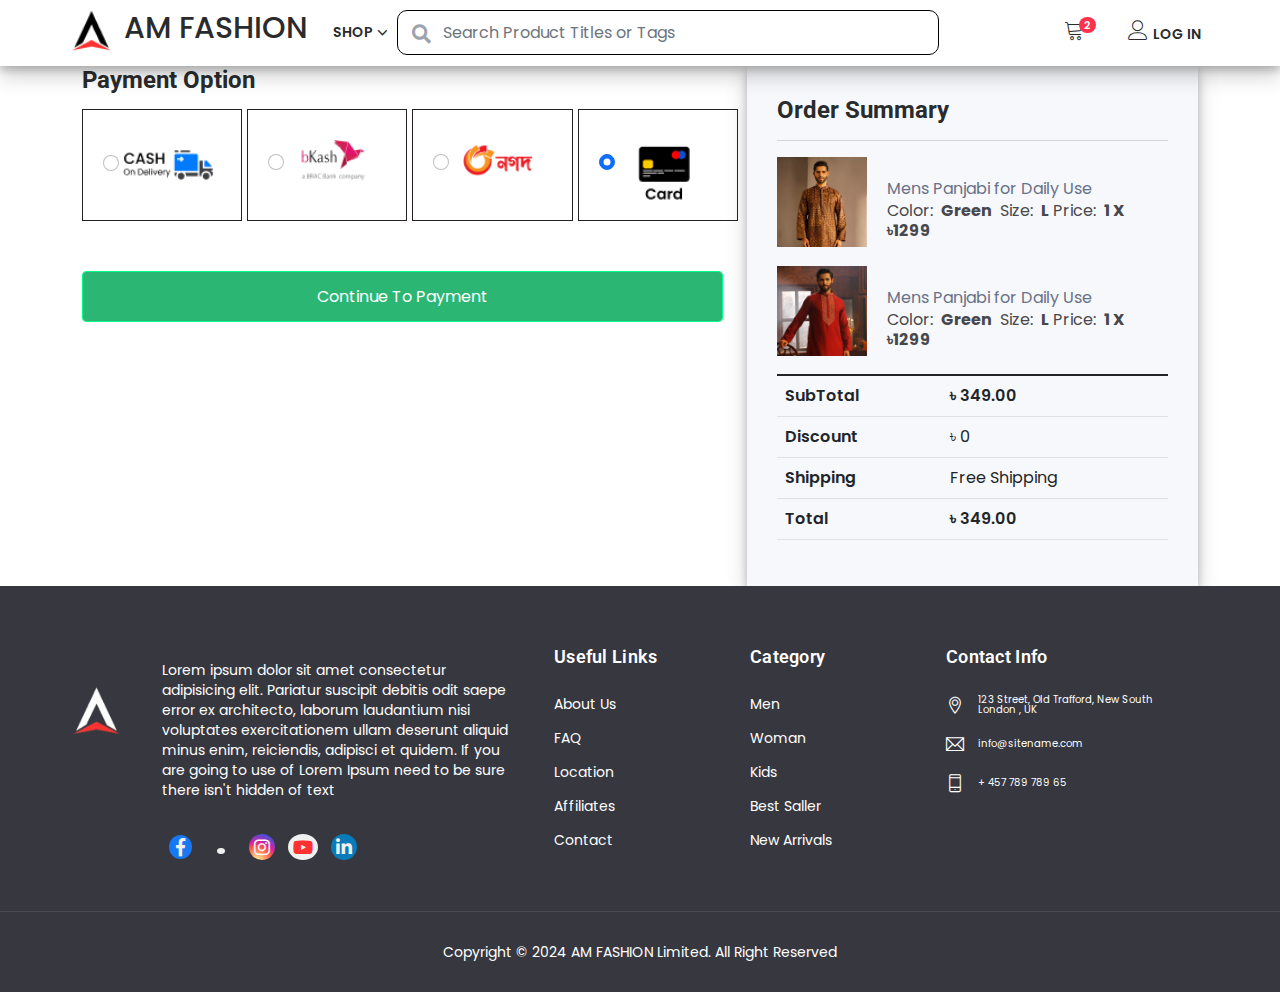
<file: payment_page.html>
<!DOCTYPE html>
<html lang="en">

<head>
    <!-- Meta -->
    <meta charset="utf-8">
    <meta http-equiv="X-UA-Compatible" content="IE=edge">
    <meta content="Anil z" name="author">
    <meta name="viewport" content="width=device-width, initial-scale=1">
    <meta name="description"
          content="Shopwise is Powerful features and You Can Use The Perfect Build this Template For Any eCommerce Website. The template is built for sell Fashion Products, Shoes, Bags, Cosmetics, Clothes, Sunglasses, Furniture, Kids Products, Electronics, Stationery Products and Sporting Goods.">
    <meta name="keywords"
          content="ecommerce, electronics store, Fashion store, furniture store,  bootstrap 4, clean, minimal, modern, online store, responsive, retail, shopping, ecommerce store">

    <!-- SITE TITLE -->
    <title>AM FASHION</title>
    <!-- Favicon Icon -->
    <link rel="shortcut icon" type="image/x-icon" href="assets/images/Logo (1).png">
    <!-- Animation CSS -->
    <link rel="stylesheet" href="assets/css/animate.css">
    <!-- Latest Bootstrap min CSS -->
    <link rel="stylesheet" href="assets/bootstrap/css/bootstrap.min.css">
    <!-- Google Font -->
    <link href="https://fonts.googleapis.com/css?family=Roboto:100,300,400,500,700,900&display=swap" rel="stylesheet">
    <link href="https://fonts.googleapis.com/css?family=Poppins:200,300,400,500,600,700,800,900&display=swap"
          rel="stylesheet">

    <!-- font Oswald -->
    <link rel="preconnect" href="https://fonts.googleapis.com">
    <link rel="preconnect" href="https://fonts.gstatic.com" crossorigin>
    <link href="https://fonts.googleapis.com/css2?family=Oswald:wght@200..700&display=swap" rel="stylesheet">


    <!-- Icon Font CSS -->
    <link rel="stylesheet" href="assets/css/all.min.css">
    <link rel="stylesheet" href="assets/css/ionicons.min.css">
    <link rel="stylesheet" href="assets/css/themify-icons.css">
    <link rel="stylesheet" href="assets/css/linearicons.css">
    <link rel="stylesheet" href="assets/css/flaticon.css">
    <link rel="stylesheet" href="assets/css/simple-line-icons.css">
    <!--- owl carousel CSS-->
    <link rel="stylesheet" href="assets/owlcarousel/css/owl.carousel.min.css">
    <link rel="stylesheet" href="assets/owlcarousel/css/owl.theme.css">
    <link rel="stylesheet" href="assets/owlcarousel/css/owl.theme.default.min.css">
    <!-- Magnific Popup CSS -->
    <link rel="stylesheet" href="assets/css/magnific-popup.css">
    <!-- Slick CSS -->
    <link rel="stylesheet" href="assets/css/slick.css">
    <link rel="stylesheet" href="assets/css/slick-theme.css">
    <!-- Style CSS -->
    <link rel="stylesheet" href="assets/css/style.css">
    <link rel="stylesheet" href="assets/css/responsive.css">
    <link rel="stylesheet" href="assets/css/fixed_style.css">
</head>

<body>

<!-- LOADER -->
<!-- <div class="preloader">
    <div class="lds-ellipsis">
        <span></span>
        <span></span>
        <span></span>
    </div>
</div> -->
<!-- END LOADER -->
<!-- START HEADER -->
<header class="header_wrap fixed-top header_with_topbar">
    <!--        <div class="top-header">-->
    <!--            <div class="container">-->
    <!--                <div class="row align-items-center">-->
    <!--                    <div class="col-12">-->
    <!--                        <ul class="contact_detail text-center">-->
    <!--                            <li></i><span>50% offer for New Products</span></li>-->
    <!--                            <li><a href="" class="Shop">Shop Now</a></li>-->
    <!--                        </ul>-->
    <!--                    </div>-->
    <!--                </div>-->
    <!--            </div>-->
    <!--        </div>-->
    <div class="bottom_header dark_skin main_menu_uppercase">
        <div class="">
            <nav class="navbar navbar-expand-lg">
                <div class="nav_wrapper">
                    <a class="navbar-brand" href="index.html">
                        <img class="" src="assets/images/Rectangle.png" alt="logo">
                        <span class="am-logo">AM FASHION</span>
                    </a>
                    <button class="navbar-toggler" type="button" data-bs-toggle="collapse"
                            data-bs-target="#navbarSupportedContent" aria-expanded="false">
                        <span class="ion-android-menu"></span>
                    </button>
                    <div class="collapse navbar-collapse justify-content-center" id="navbarSupportedContent">
                        <ul class="navbar-nav">
                            <li class="dropdown dropdown-mega-menu">
                                <a class="dropdown-toggle nav-link" href="shop.html" data-bs-toggle="dropdown">Shop</a>
                                <div class="dropdown-menu">
                                    <ul class="mega-menu d-lg-flex">
                                        <li class="mega-menu-col col-lg-6">
                                            <h3 class="droph3">MEN -></h3>
                                            <ul class="d-lg-flex">
                                                <li class="col-lg-4 ">
                                                    <ul class="mega-ul">
                                                        <li class="dropdown-header">T-Shirt</li>
                                                        <li><a class="dropdown-item nav-link nav_item"
                                                               href="shop-list.html">Regular T-shirt</a></li>
                                                        <li><a class="dropdown-item nav-link nav_item"
                                                               href="shop-list-left-sidebar.html">Regular T-shirt</a>
                                                        </li>
                                                        <li><a class="dropdown-item nav-link nav_item"
                                                               href="shop-list-right-sidebar.html">Regular T-shirt</a>
                                                        </li>
                                                        <li><a class="dropdown-item nav-link nav_item"
                                                               href="shop-left-sidebar.html">Regular T-shirt</a></li>
                                                    </ul>
                                                </li>
                                                <li class=" col-lg-4">
                                                    <ul>
                                                        <li class="dropdown-header">Jeans</li>
                                                        <li><a class="dropdown-item nav-link nav_item"
                                                               href="shop-list.html">Regular T-shirt</a></li>
                                                        <li><a class="dropdown-item nav-link nav_item"
                                                               href="shop-list-left-sidebar.html">Regular T-shirt</a>
                                                        </li>
                                                        <li><a class="dropdown-item nav-link nav_item"
                                                               href="shop-list-right-sidebar.html">Regular T-shirt</a>
                                                        </li>
                                                        <li><a class="dropdown-item nav-link nav_item"
                                                               href="shop-left-sidebar.html">Regular T-shirt</a></li>
                                                    </ul>
                                                </li>
                                                <li class="mega-menu-col col-lg-4">
                                                    <ul>
                                                        <li class="dropdown-header">Accessories</li>
                                                        <li><a class="dropdown-item nav-link nav_item"
                                                               href="shop-list.html">Regular T-shirt</a></li>
                                                        <li><a class="dropdown-item nav-link nav_item"
                                                               href="shop-list-left-sidebar.html">Regular T-shirt</a>
                                                        </li>
                                                        <li><a class="dropdown-item nav-link nav_item"
                                                               href="shop-list-right-sidebar.html">Regular T-shirt</a>
                                                        </li>
                                                        <li><a class="dropdown-item nav-link nav_item"
                                                               href="shop-left-sidebar.html">Regular T-shirt</a></li>
                                                    </ul>
                                                </li>
                                            </ul>
                                        </li>
                                        <li class="mega-menu-col col-lg-4">
                                            <h3 class="droph3">WOMEN</h3>
                                            <ul class="d-lg-flex">
                                                <li class="col-lg-6">
                                                    <ul>
                                                        <li class="dropdown-header">T-Shirt</li>
                                                        <li><a class="dropdown-item nav-link nav_item"
                                                               href="shop-list.html">Regular T-shirt</a></li>
                                                        <li><a class="dropdown-item nav-link nav_item"
                                                               href="shop-list-left-sidebar.html">Regular T-shirt</a>
                                                        </li>
                                                        <li><a class="dropdown-item nav-link nav_item"
                                                               href="shop-list-right-sidebar.html">Regular T-shirt</a>
                                                        </li>
                                                        <li><a class="dropdown-item nav-link nav_item"
                                                               href="shop-left-sidebar.html">Regular T-shirt</a></li>
                                                    </ul>
                                                </li>
                                                <li class=" col-lg-6">
                                                    <ul>
                                                        <li class="dropdown-header">Jeans</li>
                                                        <li><a class="dropdown-item nav-link nav_item"
                                                               href="shop-list.html">Regular T-shirt</a></li>
                                                        <li><a class="dropdown-item nav-link nav_item"
                                                               href="shop-list-left-sidebar.html">Regular T-shirt</a>
                                                        </li>
                                                        <li><a class="dropdown-item nav-link nav_item"
                                                               href="shop-list-right-sidebar.html">Regular T-shirt</a>
                                                        </li>
                                                        <li><a class="dropdown-item nav-link nav_item"
                                                               href="shop-left-sidebar.html">Regular T-shirt</a></li>
                                                    </ul>
                                                </li>
                                            </ul>
                                        </li>
                                        <li class="mega-menu-col col-lg-2">
                                            <h3 class="droph3">KIDS</h3>
                                            <ul class="d-lg-flex">
                                                <li class="col-lg-2">
                                                    <ul>
                                                        <li class="dropdown-header">T-Shirt</li>
                                                        <li><a class="dropdown-item nav-link nav_item"
                                                               href="shop-list.html">Regular T-shirt</a></li>
                                                        <li><a class="dropdown-item nav-link nav_item"
                                                               href="shop-list-left-sidebar.html">Regular T-shirt</a>
                                                        </li>
                                                        <li><a class="dropdown-item nav-link nav_item"
                                                               href="shop-list-right-sidebar.html">Regular T-shirt</a>
                                                        </li>
                                                        <li><a class="dropdown-item nav-link nav_item"
                                                               href="shop-left-sidebar.html">Regular T-shirt</a></li>
                                                    </ul>
                                                </li>
                                            </ul>
                                        </li>
                                    </ul>
                                    <ul class="mega-menu d-lg-flex">
                                        <li class="mega-menu-col col-lg-6">
                                            <ul class="d-lg-flex">
                                                <li class="col-lg-4 ">
                                                    <ul class="mega-ul">
                                                        <li class="dropdown-header">T-Shirt</li>
                                                        <li><a class="dropdown-item nav-link nav_item"
                                                               href="shop-list.html">Regular T-shirt</a></li>
                                                        <li><a class="dropdown-item nav-link nav_item"
                                                               href="shop-list-left-sidebar.html">Regular T-shirt</a>
                                                        </li>
                                                        <li><a class="dropdown-item nav-link nav_item"
                                                               href="shop-list-right-sidebar.html">Regular T-shirt</a>
                                                        </li>
                                                        <li><a class="dropdown-item nav-link nav_item"
                                                               href="shop-left-sidebar.html">Regular T-shirt</a></li>
                                                    </ul>
                                                </li>
                                                <li class=" col-lg-4">
                                                    <ul>
                                                        <li class="dropdown-header">Jeans</li>
                                                        <li><a class="dropdown-item nav-link nav_item"
                                                               href="shop-list.html">Regular T-shirt</a></li>
                                                        <li><a class="dropdown-item nav-link nav_item"
                                                               href="shop-list-left-sidebar.html">Regular T-shirt</a>
                                                        </li>
                                                        <li><a class="dropdown-item nav-link nav_item"
                                                               href="shop-list-right-sidebar.html">Regular T-shirt</a>
                                                        </li>
                                                        <li><a class="dropdown-item nav-link nav_item"
                                                               href="shop-left-sidebar.html">Regular T-shirt</a></li>
                                                    </ul>
                                                </li>
                                                <li class="mega-menu-col col-lg-4">
                                                    <ul>
                                                        <li class="dropdown-header">Accessories</li>
                                                        <li><a class="dropdown-item nav-link nav_item"
                                                               href="shop-list.html">Regular T-shirt</a></li>
                                                        <li><a class="dropdown-item nav-link nav_item"
                                                               href="shop-list-left-sidebar.html">Regular T-shirt</a>
                                                        </li>
                                                        <li><a class="dropdown-item nav-link nav_item"
                                                               href="shop-list-right-sidebar.html">Regular T-shirt</a>
                                                        </li>
                                                        <li><a class="dropdown-item nav-link nav_item"
                                                               href="shop-left-sidebar.html">Regular T-shirt</a></li>
                                                    </ul>
                                                </li>
                                            </ul>
                                        </li>
                                        <li class="mega-menu-col col-lg-4">
                                            <ul class="d-lg-flex">
                                                <li class="col-lg-6">
                                                    <ul>
                                                        <li class="dropdown-header">T-Shirt</li>
                                                        <li><a class="dropdown-item nav-link nav_item"
                                                               href="shop-list.html">Regular T-shirt</a></li>
                                                        <li><a class="dropdown-item nav-link nav_item"
                                                               href="shop-list-left-sidebar.html">Regular T-shirt</a>
                                                        </li>
                                                        <li><a class="dropdown-item nav-link nav_item"
                                                               href="shop-list-right-sidebar.html">Regular T-shirt</a>
                                                        </li>
                                                        <li><a class="dropdown-item nav-link nav_item"
                                                               href="shop-left-sidebar.html">Regular T-shirt</a></li>
                                                    </ul>
                                                </li>
                                                <li class=" col-lg-6">
                                                    <ul>
                                                        <li class="dropdown-header">Jeans</li>
                                                        <li><a class="dropdown-item nav-link nav_item"
                                                               href="shop-list.html">Regular T-shirt</a></li>
                                                        <li><a class="dropdown-item nav-link nav_item"
                                                               href="shop-list-left-sidebar.html">Regular T-shirt</a>
                                                        </li>
                                                        <li><a class="dropdown-item nav-link nav_item"
                                                               href="shop-list-right-sidebar.html">Regular T-shirt</a>
                                                        </li>
                                                        <li><a class="dropdown-item nav-link nav_item"
                                                               href="shop-left-sidebar.html">Regular T-shirt</a></li>
                                                    </ul>
                                                </li>
                                            </ul>
                                        </li>
                                        <li class="mega-menu-col col-lg-2">
                                            <ul class="d-lg-flex">
                                                <li class="col-lg-2">
                                                    <ul>
                                                        <li class="dropdown-header">T-Shirt</li>
                                                        <li><a class="dropdown-item nav-link nav_item"
                                                               href="shop-list.html">Regular T-shirt</a></li>
                                                        <li><a class="dropdown-item nav-link nav_item"
                                                               href="shop-list-left-sidebar.html">Regular T-shirt</a>
                                                        </li>
                                                        <li><a class="dropdown-item nav-link nav_item"
                                                               href="shop-list-right-sidebar.html">Regular T-shirt</a>
                                                        </li>
                                                        <li><a class="dropdown-item nav-link nav_item"
                                                               href="shop-left-sidebar.html">Regular T-shirt</a></li>
                                                    </ul>
                                                </li>
                                            </ul>
                                        </li>
                                    </ul>
                                    <ul class="mega-menu d-lg-flex">
                                        <li class="mega-menu-col col-lg-6">
                                            <ul class="d-lg-flex">
                                                <li class="col-lg-4 ">
                                                    <ul class="mega-ul">
                                                        <li class="dropdown-header">T-Shirt</li>
                                                        <li><a class="dropdown-item nav-link nav_item"
                                                               href="shop-list.html">Regular T-shirt</a></li>
                                                        <li><a class="dropdown-item nav-link nav_item"
                                                               href="shop-list-left-sidebar.html">Regular T-shirt</a>
                                                        </li>
                                                        <li><a class="dropdown-item nav-link nav_item"
                                                               href="shop-list-right-sidebar.html">Regular T-shirt</a>
                                                        </li>
                                                        <li><a class="dropdown-item nav-link nav_item"
                                                               href="shop-left-sidebar.html">Regular T-shirt</a></li>
                                                    </ul>
                                                </li>
                                                <li class=" col-lg-4">
                                                    <ul>
                                                        <li class="dropdown-header">Jeans</li>
                                                        <li><a class="dropdown-item nav-link nav_item"
                                                               href="shop-list.html">Regular T-shirt</a></li>
                                                        <li><a class="dropdown-item nav-link nav_item"
                                                               href="shop-list-left-sidebar.html">Regular T-shirt</a>
                                                        </li>
                                                        <li><a class="dropdown-item nav-link nav_item"
                                                               href="shop-list-right-sidebar.html">Regular T-shirt</a>
                                                        </li>
                                                        <li><a class="dropdown-item nav-link nav_item"
                                                               href="shop-left-sidebar.html">Regular T-shirt</a></li>
                                                    </ul>
                                                </li>
                                                <li class="mega-menu-col col-lg-4">
                                                    <ul>
                                                        <li class="dropdown-header">Accessories</li>
                                                        <li><a class="dropdown-item nav-link nav_item"
                                                               href="shop-list.html">Regular T-shirt</a></li>
                                                        <li><a class="dropdown-item nav-link nav_item"
                                                               href="shop-list-left-sidebar.html">Regular T-shirt</a>
                                                        </li>
                                                        <li><a class="dropdown-item nav-link nav_item"
                                                               href="shop-list-right-sidebar.html">Regular T-shirt</a>
                                                        </li>
                                                        <li><a class="dropdown-item nav-link nav_item"
                                                               href="shop-left-sidebar.html">Regular T-shirt</a></li>
                                                    </ul>
                                                </li>
                                            </ul>
                                        </li>
                                        <li class="mega-menu-col col-lg-4">
                                            <ul class="d-lg-flex">
                                                <li class="col-lg-6">
                                                    <ul>
                                                        <li class="dropdown-header">T-Shirt</li>
                                                        <li><a class="dropdown-item nav-link nav_item"
                                                               href="shop-list.html">Regular T-shirt</a></li>
                                                        <li><a class="dropdown-item nav-link nav_item"
                                                               href="shop-list-left-sidebar.html">Regular T-shirt</a>
                                                        </li>
                                                        <li><a class="dropdown-item nav-link nav_item"
                                                               href="shop-list-right-sidebar.html">Regular T-shirt</a>
                                                        </li>
                                                        <li><a class="dropdown-item nav-link nav_item"
                                                               href="shop-left-sidebar.html">Regular T-shirt</a></li>
                                                    </ul>
                                                </li>
                                                <li class=" col-lg-6">
                                                    <ul>
                                                        <li class="dropdown-header">Jeans</li>
                                                        <li><a class="dropdown-item nav-link nav_item"
                                                               href="shop-list.html">Regular T-shirt</a></li>
                                                        <li><a class="dropdown-item nav-link nav_item"
                                                               href="shop-list-left-sidebar.html">Regular T-shirt</a>
                                                        </li>
                                                        <li><a class="dropdown-item nav-link nav_item"
                                                               href="shop-list-right-sidebar.html">Regular T-shirt</a>
                                                        </li>
                                                        <li><a class="dropdown-item nav-link nav_item"
                                                               href="shop-left-sidebar.html">Regular T-shirt</a></li>
                                                    </ul>
                                                </li>
                                            </ul>
                                        </li>
                                        <li class="mega-menu-col col-lg-2">
                                            <ul class="d-lg-flex">
                                                <li class="col-lg-2">
                                                    <ul>
                                                        <li class="dropdown-header">T-Shirt</li>
                                                        <li><a class="dropdown-item nav-link nav_item"
                                                               href="shop-list.html">Regular T-shirt</a></li>
                                                        <li><a class="dropdown-item nav-link nav_item"
                                                               href="shop-list-left-sidebar.html">Regular T-shirt</a>
                                                        </li>
                                                        <li><a class="dropdown-item nav-link nav_item"
                                                               href="shop-list-right-sidebar.html">Regular T-shirt</a>
                                                        </li>
                                                        <li><a class="dropdown-item nav-link nav_item"
                                                               href="shop-left-sidebar.html">Regular T-shirt</a></li>
                                                    </ul>
                                                </li>
                                            </ul>
                                        </li>
                                    </ul>
                                </div>
                            </li>
                        </ul>
                    </div>

                    <div class="product_search_form">
                        <div class="form">
                            <i class="fa fa-search"></i>
                            <input type="text" class="form-control form-input"
                                   placeholder="Search Product Titles or Tags">
                        </div>
                    </div>

                    <ul class="navbar-nav attr-nav align-items-center" id="navbarSupportedContent">
                        <li class="dropdown cart_dropdowns"><a href="cart_page.html" class="nav-link cart_trigger"
                                                               data-bs-toggle="dropdown"><i
                                class="linearicons-cart"></i><span class="cart_count">2</span></a>
                            <div class="cart_box dropdown-menu dropdown-menu-right">
                                <ul class="cart_list" style="max-height: 600px !important">
                                    <li>
                                        <a href="#" class="item_remove"><i class="ion-close"></i></a>
                                        <a href="#"><img src="assets/images/image 19.png" alt="cart_thumb2">Ornare sed
                                            consequat</a>
                                        <span class="cart_quantity">Color:
                                            <span class="cart_amount">
                                                <select name="" id="">
                                                    <option value="Green">Green</option>
                                                    <option value="Red">Red</option>
                                                    <option value="Yellow">Yellow</option>
                                                </select>
                                            </span></span>
                                        <span class="cart_quantity">Size:
                                                <span class="cart_amount">
                                                    <select name="" id="">
                                                        <option value="Green">L</option>
                                                        <option value="Red">XL</option>
                                                        <option value="Yellow">XXL</option>
                                                    </select>
                                                </span></span>
                                        <span class="cart_quantity">Unit Price:<span class="cart_amount"> <span
                                                class="price_symbole">$81.00</span></span></span>

                                    </li>
                                    <li>
                                        <a href="#" class="item_remove"><i class="ion-close"></i></a>
                                        <a href="#"><img src="assets/images/image 22.png" alt="cart_thumb2">Ornare sed
                                            consequat</a>
                                        <span class="cart_quantity">Color:
                                            <span class="cart_amount">
                                                <select name="" id="">
                                                    <option value="Green">Green</option>
                                                    <option value="Red">Red</option>
                                                    <option value="Yellow">Yellow</option>
                                                </select>
                                            </span></span>
                                        <span class="cart_quantity">Size:
                                                <span class="cart_amount">
                                                    <select name="" id="">
                                                        <option value="Green">L</option>
                                                        <option value="Red">XL</option>
                                                        <option value="Yellow">XXL</option>
                                                    </select>
                                                </span></span>
                                        <span class="cart_quantity">Unit Price:<span class="cart_amount"> <span
                                                class="price_symbole">$81.00</span></span></span>

                                    </li>
                                    <li>
                                        <a href="#" class="item_remove"><i class="ion-close"></i></a>
                                        <a href="#"><img src="assets/images/image 8 (4).png" alt="cart_thumb2">Ornare
                                            sed
                                            consequat</a>
                                        <span class="cart_quantity">Color:
                                            <span class="cart_amount">
                                                <select name="" id="">
                                                    <option value="Green">Green</option>
                                                    <option value="Red">Red</option>
                                                    <option value="Yellow">Yellow</option>
                                                </select>
                                            </span></span>
                                        <span class="cart_quantity">Size:
                                                <span class="cart_amount">
                                                    <select name="" id="">
                                                        <option value="Green">L</option>
                                                        <option value="Red">XL</option>
                                                        <option value="Yellow">XXL</option>
                                                    </select>
                                                </span></span>
                                        <span class="cart_quantity">Unit Price:<span class="cart_amount"> <span
                                                class="price_symbole">$81.00</span></span></span>
                                    </li>
                                    <h5 class="p-2">You May Also LIKE</h5>
                                    <div class="col-md-12 p-2">
                                        <div id="carouselExample" class="carousel slide">
                                            <div class="carousel-inner">
                                                <div class="carousel-item active ">
                                                    <div class="col-12 row">
                                                        <div class="col-4"><img src="/assets/images/image 8 (1).png"
                                                                                alt="">
                                                        </div>
                                                        <div class="col-4"><img src="/assets/images/image 8 (2).png"
                                                                                alt="">
                                                        </div>
                                                        <div class="col-4"><img src="/assets/images/image 8 (3).png"
                                                                                alt="">
                                                        </div>
                                                    </div>
                                                </div>
                                                <div class="carousel-item">
                                                    <div class="col-12 row">
                                                        <div class="col-4"><img src="/assets/images/image 8 (4).png"
                                                                                alt="">
                                                        </div>
                                                        <div class="col-4"><img src="/assets/images/image 8 (5).png"
                                                                                alt="">
                                                        </div>
                                                        <div class="col-4"><img src="/assets/images/image 8 (6).png"
                                                                                alt="">
                                                        </div>
                                                    </div>
                                                </div>
                                            </div>
                                            <button class="carousel-control-prev" type="button"
                                                    data-bs-target="#carouselExample" data-bs-slide="prev">
                                                <span class="carousel-control-prev-icon" aria-hidden="false"></span>
                                                <span class="visually-hidden">Previous</span>
                                            </button>
                                            <button class="carousel-control-next" type="button"
                                                    data-bs-target="#carouselExample" data-bs-slide="next">
                                                <span class="carousel-control-next-icon" aria-hidden="true"></span>
                                                <span class="visually-hidden">Next</span>
                                            </button>
                                        </div>
                                    </div>
                                    <div class="cart_footer">
                                        <p class="cart_total"><strong>Subtotal:</strong> <span class="cart_price"> <span
                                                class="price_symbole">$</span></span>159.00</p>
                                        <p class="cart_buttons"><a href="#"
                                                                   class="btn btn-fill-line btn-radius view-cart">Checkout</a>
                                        </p>
                                    </div>
                                </ul>
                            </div>
                        </li>
                        <li>
                            <a href="cart_page.html" class="nav-link mobile_cart"><i class="linearicons-cart"></i><span
                                    class="cart_count">2</span></a>
                        </li>
                        <li>
                            <a href="#" class="nav-link"><i class="linearicons-user"></i><span class="log">Log
                                    in</span></a>
                        </li>

                    </ul>
                </div>
            </nav>
        </div>
    </div>
</header>
<!-- END HEADER -->

<!-- START MAIN CONTENT -->
<div class="main_content">

    <!-- START SECTION SHOP -->
    <div class="section">
        <div class="container">
            <div class="row">
                <div class="col-md-7">
                    <div class="heading_s1">
                        <h4>Payment Option</h4>
                    </div>
                    <form method="post">

                        <div class="ship_detail">
                            <div class="form-group mb-3">
                                <div class="chek-form col-12 d-flex">
                                    <div class="custome-radioo col-3 mb-4"
                                         style="border: 1px solid #272222;margin-right: 5px;">
                                        <input class="form-check-input" required="" type="radio" name="payment_option"
                                               style="margin-top: 25px;" id="exampleRadios3" value="option3" checked="">
                                        <label class="form-check-label" for="exampleRadios3"> <img
                                                src="./assets/images/Cash On Delivery.png"
                                                style="width: 90px; padding-top: 20px;" alt=""></label>
                                    </div>
                                    <div class="custome-radioo col-3 mb-4"
                                         style="border: 1px solid #272222; margin-right: 5px;">
                                        <input class="form-check-input mt-4" required="" type="radio"
                                               name="payment_option" id="exampleRadios4" value="option3" checked="">
                                        <label class="form-check-label" for="exampleRadios4"> <img
                                                src="./assets/images/BKash-Logo.wine.png" style="width: 90px;"
                                                alt=""></label>
                                    </div>
                                    <div class="custome-radioo col-3 mb-4"
                                         style="border: 1px solid #272222; margin-right: 5px;">
                                        <input class="form-check-input mt-4" required="" type="radio"
                                               name="payment_option" id="exampleRadios5" value="option3" checked="">
                                        <label class="form-check-label" for="exampleRadios5"> <img
                                                src="./assets/images/Nagad-Logo.wine.png" style="width: 90px;"
                                                alt=""></label>
                                    </div>
                                    <div class="custome-radioo col-3 mb-4"
                                         style="border: 1px solid #272222;margin-right: 5px; ">
                                        <input class="form-check-input mt-4" required="" type="radio"
                                               name="payment_option" id="exampleRadios6" value="option3" checked="">
                                        <label class="form-check-label" for="exampleRadios6"> <img
                                                src="./assets/images/Card (1).png" style="width: 90px;" alt=""></label>
                                    </div>
                                </div>
                            </div>

                        </div>
                        <a href="#" type="submit" class="btn btn-fill-line btn-block">Continue To Payment</a>
                    </form>
                </div>
                <div class="col-md-5">
                    <div class="order_review">
                        <div class="heading_s1">
                            <h4>Order Summary</h4>
                        </div>
                        <hr>
                        <div class="table-responsive order_table">
                            <table class="table">
                                <tbody>
                                <tr>
                                    <div class="d-flex">
                                        <div><img src="/assets/images/image 22.png" style="width: 90px;"></div>
                                        <div style="margin-top: 5%; padding-left: 20px;"> Mens Panjabi for Daily Use
                                            <p>Color: <span class="m-1"><b>Green</b></span> <span>Size: <span
                                                    class="m-1"><b>L</b></span></span>Price: <span class="m-1"><b>1 X ৳1299</b></span>
                                            </p></div>
                                    </div>
                                </tr>
                                <tr>
                                    <div class="d-flex">
                                        <div><img src="/assets/images/image 10.png" style="width: 90px;"></div>
                                        <div style="margin-top: 5%; padding-left: 20px;"> Mens Panjabi for Daily Use
                                            <p>Color: <span class="m-1"><b>Green</b></span> <span>Size: <span
                                                    class="m-1"><b>L</b></span></span>Price: <span class="m-1"><b>1 X ৳1299</b></span>
                                            </p></div>
                                    </div>
                                </tr>
                                </tbody>
                                <tfoot>
                                <tr>
                                    <th>SubTotal</th>
                                    <td class="product-subtotal">৳ 349.00</td>
                                </tr>
                                <tr>
                                    <th>Discount</th>
                                    <td>৳ 0</td>
                                </tr>
                                <tr>
                                    <th>Shipping</th>
                                    <td>Free Shipping</td>
                                </tr>
                                <tr>
                                    <th>Total</th>
                                    <td class="product-subtotal">৳ 349.00</td>
                                </tr>
                                </tfoot>
                            </table>
                        </div>
                    </div>
                </div>
            </div>
        </div>
    </div>
    <!-- END SECTION SHOP -->
</div>
<!-- START FOOTER -->
<footer class="footer_dark">
    <div class="footer_top">
        <div class="footer_top_container">
            <div class="row">
                <div class="col-lg-1 col-md-6 col-sm-6 mt-4">
                    <div class="footer_logo">
                        <a href="#"><img src="assets/images/Logo (1).png" alt="logo"/></a>
                    </div>
                </div>
                <div class="col-lg-4 col-md-6 col-sm-12 mt-4">
                    <div class="widget w355px">
                        <p>Lorem ipsum dolor sit amet consectetur adipisicing elit. Pariatur suscipit debitis odit
                            saepe error ex architecto, laborum laudantium nisi voluptates exercitationem ullam
                            deserunt aliquid minus enim, reiciendis, adipisci et quidem. If you are going to use of
                            Lorem Ipsum need to be sure there isn't hidden of text</p>
                    </div>
                    <div class="widget w355px">
                        <ul class="social_icons social_white">
                            <li>
                                <a href="#">
                                    <i class="fab fa-facebook-f" style="color: #f0f0f0; background: #1877f2; border-radius: 50%; padding: 3px 7px;"></i>
                                    <span>Facebook</span>
                                </a>
                            </li>
                            <li>
                                <a href="#">
                                    <i class="fab fa-tiktok" style="color: #ff3131; background: #f0f0f0; border-radius: 50%; padding: 3px 4px;"></i>
                                    <span>Tiktok</span>
                                </a>
                            </li>
                            <li>
                                <a href="#">
                                    <i class="fab fa-instagram" style="color: #FAFAFA; background: radial-gradient(circle at 30% 107%, #fdf497 0%, #fdf497 5%, #fd5949 45%,#d6249f 60%,#285AEB 90%); border-radius: 50%; padding: 4px 5px;"></i>
                                    <span>Instagram</span>
                                </a>
                            </li>
                            <li>
                                <a href="#">
                                    <i class="fab fa-youtube" style="color: #ff3131; background: #f0f0f0; border-radius: 50%; padding: 4px 5px;"></i>
                                    <span>Youtube</span>
                                </a>
                            </li>
                            <li>
                                <a href="#">
                                    <i class="fab fa-linkedin-in" style="color: #f0f0f0; background: #0a7bba; border-radius: 50%; padding: 4px 5px;"></i>
                                    Linkedin
                                </a>
                            </li>
                        </ul>
                    </div>
                </div>
                <div class="col-lg-2 col-md-3 col-sm-6">
                    <div class="widget">
                        <h6 class="widget_title">Useful Links</h6>
                        <ul class="widget_links">
                            <li><a href="#">About Us</a></li>
                            <li><a href="#">FAQ</a></li>
                            <li><a href="#">Location</a></li>
                            <li><a href="#">Affiliates</a></li>
                            <li><a href="#">Contact</a></li>
                        </ul>
                    </div>
                </div>
                <div class="col-lg-2 col-md-3 col-sm-6">
                    <div class="widget">
                        <h6 class="widget_title">Category</h6>
                        <ul class="widget_links">
                            <li><a href="#">Men</a></li>
                            <li><a href="#">Woman</a></li>
                            <li><a href="#">Kids</a></li>
                            <li><a href="#">Best Saller</a></li>
                            <li><a href="#">New Arrivals</a></li>
                        </ul>
                    </div>
                </div>
                <div class="col-lg-3 col-md-4 col-sm-6">
                    <div class="widget">
                        <h6 class="widget_title">Contact Info</h6>
                        <ul class="contact_info contact_info_light">
                            <li>
                                <i class="ti-location-pin"></i>
                                <p>123 Street, Old Trafford, New South London , UK</p>
                            </li>
                            <li>
                                <i class="ti-email"></i>
                                <a href="mailto:info@sitename.com">info@sitename.com</a>
                            </li>
                            <li>
                                <i class="ti-mobile"></i>
                                <p>+ 457 789 789 65</p>
                            </li>
                        </ul>
                    </div>
                </div>
            </div>
        </div>
    </div>
    <div class="bottom_footer border-top-tran">
        <div class="container">
            <div class="row">
                <div class="col-md-12">
                    <p class="mb-md-0 text-center">Copyright © 2024 AM FASHION Limited. All Right Reserved</p>
                </div>
            </div>
        </div>
    </div>
</footer>
<!-- END FOOTER -->

<!--bottom_nav -->
<div class="bottom_nav d-lg-none d-block">
    <ul>
        <li><a href="#"><i class="fas fa-home"></i> Home</a></li>
        <li><a href="#"><i class="fas fa-th-large"></i> Categories</a></li>
        <li><a href="#"><i class="far fa-user"></i> Account</a></li>
    </ul>
</div>
<!--end bottom_nav-->

<!-- Latest jQuery -->
<script src="assets/js/jquery-3.6.0.min.js"></script>
<!-- popper min js -->
<script src="assets/js/popper.min.js"></script>
<!-- Latest compiled and minified Bootstrap -->
<script src="assets/bootstrap/js/bootstrap.min.js"></script>
<!-- owl-carousel min js  -->
<script src="assets/owlcarousel/js/owl.carousel.min.js"></script>
<!-- magnific-popup min js  -->
<script src="assets/js/magnific-popup.min.js"></script>
<!-- waypoints min js  -->
<script src="assets/js/waypoints.min.js"></script>
<!-- parallax js  -->
<script src="assets/js/parallax.js"></script>
<!-- countdown js  -->
<script src="assets/js/jquery.countdown.min.js"></script>
<!-- imagesloaded js -->
<script src="assets/js/imagesloaded.pkgd.min.js"></script>
<!-- isotope min js -->
<script src="assets/js/isotope.min.js"></script>
<!-- jquery.dd.min js -->
<script src="assets/js/jquery.dd.min.js"></script>
<!-- slick js -->
<script src="assets/js/slick.min.js"></script>
<!-- elevatezoom js -->
<script src="assets/js/jquery.elevatezoom.js"></script>
<!-- scripts js -->
<script src="assets/js/scripts.js"></script>

</body>
</file>
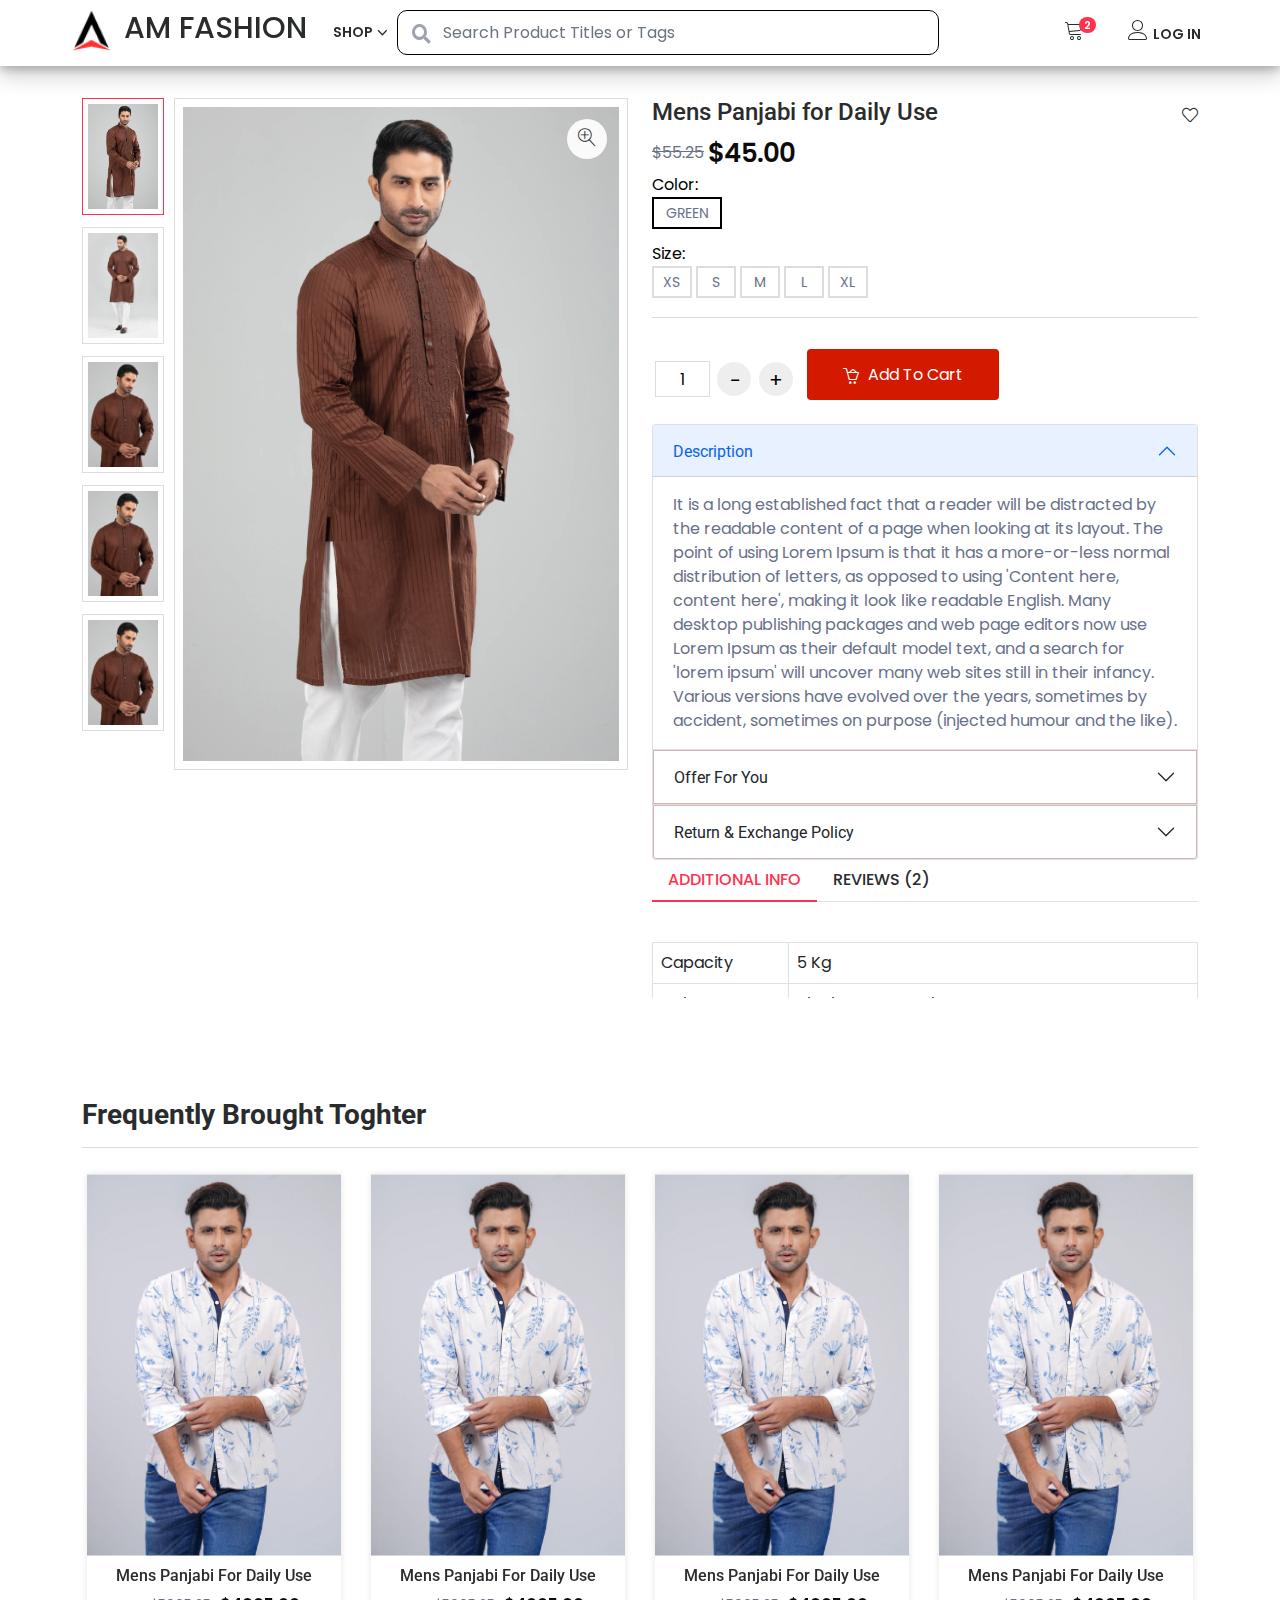
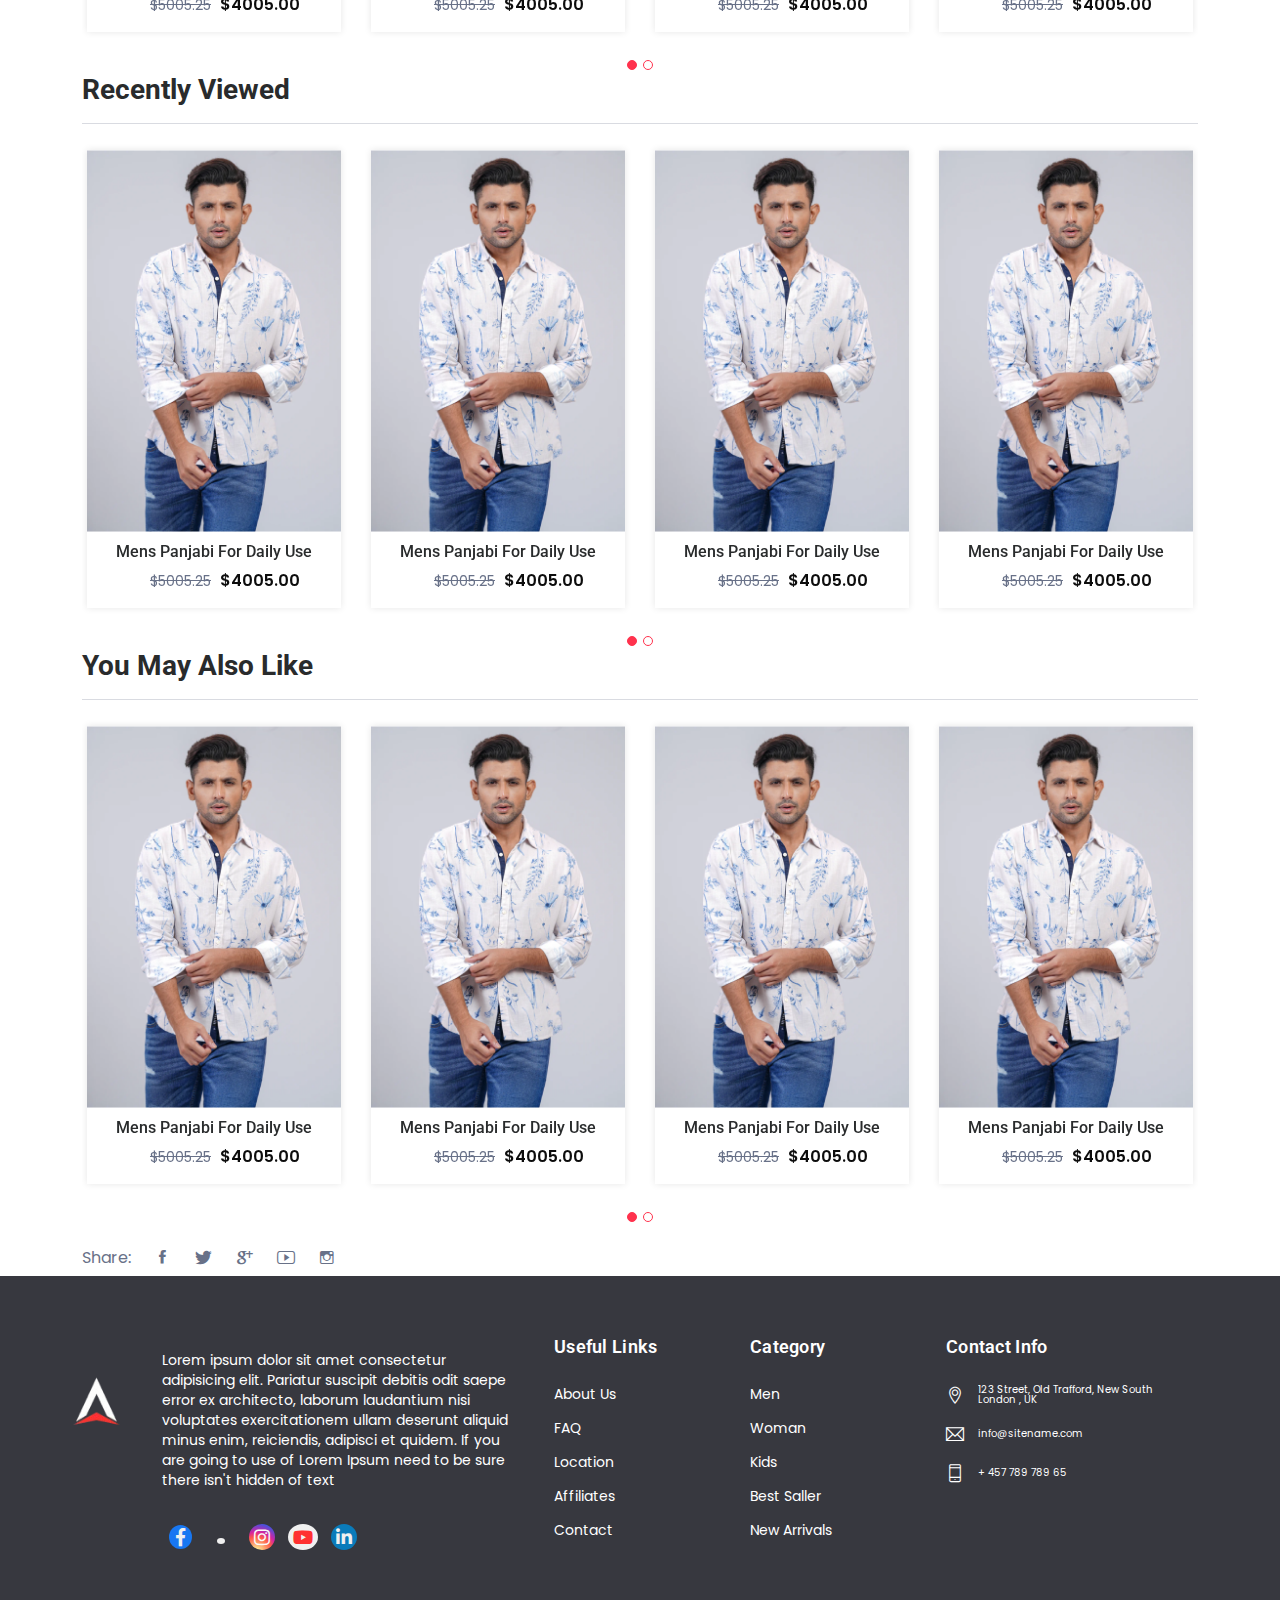
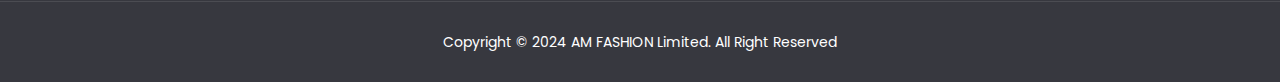
<file: product_Details.html>
<!DOCTYPE html>
<html lang="en">

<head>
    <!-- Meta -->
    <meta charset="utf-8">
    <meta http-equiv="X-UA-Compatible" content="IE=edge">
    <meta content="Anil z" name="author">
    <meta name="viewport" content="width=device-width, initial-scale=1">
    <meta name="description"
          content="Shopwise is Powerful features and You Can Use The Perfect Build this Template For Any eCommerce Website. The template is built for sell Fashion Products, Shoes, Bags, Cosmetics, Clothes, Sunglasses, Furniture, Kids Products, Electronics, Stationery Products and Sporting Goods.">
    <meta name="keywords"
          content="ecommerce, electronics store, Fashion store, furniture store,  bootstrap 4, clean, minimal, modern, online store, responsive, retail, shopping, ecommerce store">

    <!-- SITE TITLE -->
    <title>AM FASHION</title>
    <!-- Favicon Icon -->
    <link rel="shortcut icon" type="image/x-icon" href="assets/images/Logo (1).png">
    <!-- Animation CSS -->
    <link rel="stylesheet" href="assets/css/animate.css">
    <!-- Latest Bootstrap min CSS -->
    <link rel="stylesheet" href="assets/bootstrap/css/bootstrap.min.css">
    <!-- Google Font -->
    <link href="https://fonts.googleapis.com/css?family=Roboto:100,300,400,500,700,900&display=swap" rel="stylesheet">
    <link href="https://fonts.googleapis.com/css?family=Poppins:200,300,400,500,600,700,800,900&display=swap"
          rel="stylesheet">

    <!-- font Oswald -->
    <link rel="preconnect" href="https://fonts.googleapis.com">
    <link rel="preconnect" href="https://fonts.gstatic.com" crossorigin>
    <link href="https://fonts.googleapis.com/css2?family=Oswald:wght@200..700&display=swap" rel="stylesheet">


    <!-- Icon Font CSS -->
    <link rel="stylesheet" href="assets/css/all.min.css">
    <link rel="stylesheet" href="assets/css/ionicons.min.css">
    <link rel="stylesheet" href="assets/css/themify-icons.css">
    <link rel="stylesheet" href="assets/css/linearicons.css">
    <link rel="stylesheet" href="assets/css/flaticon.css">
    <link rel="stylesheet" href="assets/css/simple-line-icons.css">
    <!--- owl carousel CSS-->
    <link rel="stylesheet" href="assets/owlcarousel/css/owl.carousel.min.css">
    <link rel="stylesheet" href="assets/owlcarousel/css/owl.theme.css">
    <link rel="stylesheet" href="assets/owlcarousel/css/owl.theme.default.min.css">
    <!-- Magnific Popup CSS -->
    <link rel="stylesheet" href="assets/css/magnific-popup.css">
    <!-- Slick CSS -->
    <link rel="stylesheet" href="assets/css/slick.css">
    <link rel="stylesheet" href="assets/css/slick-theme.css">
    <!-- Style CSS -->
    <link rel="stylesheet" href="assets/css/style.css">
    <link rel="stylesheet" href="assets/css/responsive.css">

    <style>
        .right-scrollbar::-webkit-scrollbar {
            display: none;
        }
    </style>
    <link rel="stylesheet" href="assets/css/fixed_style.css">
</head>

<body>

<!-- LOADER -->
<!-- <div class="preloader">
    <div class="lds-ellipsis">
        <span></span>
        <span></span>
        <span></span>
    </div>
</div> -->
<!-- END LOADER -->
<!-- START HEADER -->
<header class="header_wrap fixed-top header_with_topbar">
    <!--        <div class="top-header">-->
    <!--            <div class="container">-->
    <!--                <div class="row align-items-center">-->
    <!--                    <div class="col-12">-->
    <!--                        <ul class="contact_detail text-center">-->
    <!--                            <li></i><span>50% offer for New Products</span></li>-->
    <!--                            <li><a href="" class="Shop">Shop Now</a></li>-->
    <!--                        </ul>-->
    <!--                    </div>-->
    <!--                </div>-->
    <!--            </div>-->
    <!--        </div>-->
    <div class="bottom_header dark_skin main_menu_uppercase">
        <div class="">
            <nav class="navbar navbar-expand-lg">
                <div class="nav_wrapper">
                    <a class="navbar-brand" href="index.html">
                        <img class="" src="assets/images/Rectangle.png" alt="logo">
                        <span class="am-logo">AM FASHION</span>
                    </a>
                    <button class="navbar-toggler" type="button" data-bs-toggle="collapse"
                            data-bs-target="#navbarSupportedContent" aria-expanded="false">
                        <span class="ion-android-menu"></span>
                    </button>
                    <div class="collapse navbar-collapse justify-content-center" id="navbarSupportedContent">
                        <ul class="navbar-nav">
                            <li class="dropdown dropdown-mega-menu">
                                <a class="dropdown-toggle nav-link" href="shop.html" data-bs-toggle="dropdown">Shop</a>
                                <div class="dropdown-menu">
                                    <ul class="mega-menu d-lg-flex">
                                        <li class="mega-menu-col col-lg-6">
                                            <h3 class="droph3">MEN -></h3>
                                            <ul class="d-lg-flex">
                                                <li class="col-lg-4 ">
                                                    <ul class="mega-ul">
                                                        <li class="dropdown-header">T-Shirt</li>
                                                        <li><a class="dropdown-item nav-link nav_item"
                                                               href="shop-list.html">Regular T-shirt</a></li>
                                                        <li><a class="dropdown-item nav-link nav_item"
                                                               href="shop-list-left-sidebar.html">Regular T-shirt</a>
                                                        </li>
                                                        <li><a class="dropdown-item nav-link nav_item"
                                                               href="shop-list-right-sidebar.html">Regular T-shirt</a>
                                                        </li>
                                                        <li><a class="dropdown-item nav-link nav_item"
                                                               href="shop-left-sidebar.html">Regular T-shirt</a></li>
                                                    </ul>
                                                </li>
                                                <li class=" col-lg-4">
                                                    <ul>
                                                        <li class="dropdown-header">Jeans</li>
                                                        <li><a class="dropdown-item nav-link nav_item"
                                                               href="shop-list.html">Regular T-shirt</a></li>
                                                        <li><a class="dropdown-item nav-link nav_item"
                                                               href="shop-list-left-sidebar.html">Regular T-shirt</a>
                                                        </li>
                                                        <li><a class="dropdown-item nav-link nav_item"
                                                               href="shop-list-right-sidebar.html">Regular T-shirt</a>
                                                        </li>
                                                        <li><a class="dropdown-item nav-link nav_item"
                                                               href="shop-left-sidebar.html">Regular T-shirt</a></li>
                                                    </ul>
                                                </li>
                                                <li class="mega-menu-col col-lg-4">
                                                    <ul>
                                                        <li class="dropdown-header">Accessories</li>
                                                        <li><a class="dropdown-item nav-link nav_item"
                                                               href="shop-list.html">Regular T-shirt</a></li>
                                                        <li><a class="dropdown-item nav-link nav_item"
                                                               href="shop-list-left-sidebar.html">Regular T-shirt</a>
                                                        </li>
                                                        <li><a class="dropdown-item nav-link nav_item"
                                                               href="shop-list-right-sidebar.html">Regular T-shirt</a>
                                                        </li>
                                                        <li><a class="dropdown-item nav-link nav_item"
                                                               href="shop-left-sidebar.html">Regular T-shirt</a></li>
                                                    </ul>
                                                </li>
                                            </ul>
                                        </li>
                                        <li class="mega-menu-col col-lg-4">
                                            <h3 class="droph3">WOMEN</h3>
                                            <ul class="d-lg-flex">
                                                <li class="col-lg-6">
                                                    <ul>
                                                        <li class="dropdown-header">T-Shirt</li>
                                                        <li><a class="dropdown-item nav-link nav_item"
                                                               href="shop-list.html">Regular T-shirt</a></li>
                                                        <li><a class="dropdown-item nav-link nav_item"
                                                               href="shop-list-left-sidebar.html">Regular T-shirt</a>
                                                        </li>
                                                        <li><a class="dropdown-item nav-link nav_item"
                                                               href="shop-list-right-sidebar.html">Regular T-shirt</a>
                                                        </li>
                                                        <li><a class="dropdown-item nav-link nav_item"
                                                               href="shop-left-sidebar.html">Regular T-shirt</a></li>
                                                    </ul>
                                                </li>
                                                <li class=" col-lg-6">
                                                    <ul>
                                                        <li class="dropdown-header">Jeans</li>
                                                        <li><a class="dropdown-item nav-link nav_item"
                                                               href="shop-list.html">Regular T-shirt</a></li>
                                                        <li><a class="dropdown-item nav-link nav_item"
                                                               href="shop-list-left-sidebar.html">Regular T-shirt</a>
                                                        </li>
                                                        <li><a class="dropdown-item nav-link nav_item"
                                                               href="shop-list-right-sidebar.html">Regular T-shirt</a>
                                                        </li>
                                                        <li><a class="dropdown-item nav-link nav_item"
                                                               href="shop-left-sidebar.html">Regular T-shirt</a></li>
                                                    </ul>
                                                </li>
                                            </ul>
                                        </li>
                                        <li class="mega-menu-col col-lg-2">
                                            <h3 class="droph3">KIDS</h3>
                                            <ul class="d-lg-flex">
                                                <li class="col-lg-2">
                                                    <ul>
                                                        <li class="dropdown-header">T-Shirt</li>
                                                        <li><a class="dropdown-item nav-link nav_item"
                                                               href="shop-list.html">Regular T-shirt</a></li>
                                                        <li><a class="dropdown-item nav-link nav_item"
                                                               href="shop-list-left-sidebar.html">Regular T-shirt</a>
                                                        </li>
                                                        <li><a class="dropdown-item nav-link nav_item"
                                                               href="shop-list-right-sidebar.html">Regular T-shirt</a>
                                                        </li>
                                                        <li><a class="dropdown-item nav-link nav_item"
                                                               href="shop-left-sidebar.html">Regular T-shirt</a></li>
                                                    </ul>
                                                </li>
                                            </ul>
                                        </li>
                                    </ul>
                                    <ul class="mega-menu d-lg-flex">
                                        <li class="mega-menu-col col-lg-6">
                                            <ul class="d-lg-flex">
                                                <li class="col-lg-4 ">
                                                    <ul class="mega-ul">
                                                        <li class="dropdown-header">T-Shirt</li>
                                                        <li><a class="dropdown-item nav-link nav_item"
                                                               href="shop-list.html">Regular T-shirt</a></li>
                                                        <li><a class="dropdown-item nav-link nav_item"
                                                               href="shop-list-left-sidebar.html">Regular T-shirt</a>
                                                        </li>
                                                        <li><a class="dropdown-item nav-link nav_item"
                                                               href="shop-list-right-sidebar.html">Regular T-shirt</a>
                                                        </li>
                                                        <li><a class="dropdown-item nav-link nav_item"
                                                               href="shop-left-sidebar.html">Regular T-shirt</a></li>
                                                    </ul>
                                                </li>
                                                <li class=" col-lg-4">
                                                    <ul>
                                                        <li class="dropdown-header">Jeans</li>
                                                        <li><a class="dropdown-item nav-link nav_item"
                                                               href="shop-list.html">Regular T-shirt</a></li>
                                                        <li><a class="dropdown-item nav-link nav_item"
                                                               href="shop-list-left-sidebar.html">Regular T-shirt</a>
                                                        </li>
                                                        <li><a class="dropdown-item nav-link nav_item"
                                                               href="shop-list-right-sidebar.html">Regular T-shirt</a>
                                                        </li>
                                                        <li><a class="dropdown-item nav-link nav_item"
                                                               href="shop-left-sidebar.html">Regular T-shirt</a></li>
                                                    </ul>
                                                </li>
                                                <li class="mega-menu-col col-lg-4">
                                                    <ul>
                                                        <li class="dropdown-header">Accessories</li>
                                                        <li><a class="dropdown-item nav-link nav_item"
                                                               href="shop-list.html">Regular T-shirt</a></li>
                                                        <li><a class="dropdown-item nav-link nav_item"
                                                               href="shop-list-left-sidebar.html">Regular T-shirt</a>
                                                        </li>
                                                        <li><a class="dropdown-item nav-link nav_item"
                                                               href="shop-list-right-sidebar.html">Regular T-shirt</a>
                                                        </li>
                                                        <li><a class="dropdown-item nav-link nav_item"
                                                               href="shop-left-sidebar.html">Regular T-shirt</a></li>
                                                    </ul>
                                                </li>
                                            </ul>
                                        </li>
                                        <li class="mega-menu-col col-lg-4">
                                            <ul class="d-lg-flex">
                                                <li class="col-lg-6">
                                                    <ul>
                                                        <li class="dropdown-header">T-Shirt</li>
                                                        <li><a class="dropdown-item nav-link nav_item"
                                                               href="shop-list.html">Regular T-shirt</a></li>
                                                        <li><a class="dropdown-item nav-link nav_item"
                                                               href="shop-list-left-sidebar.html">Regular T-shirt</a>
                                                        </li>
                                                        <li><a class="dropdown-item nav-link nav_item"
                                                               href="shop-list-right-sidebar.html">Regular T-shirt</a>
                                                        </li>
                                                        <li><a class="dropdown-item nav-link nav_item"
                                                               href="shop-left-sidebar.html">Regular T-shirt</a></li>
                                                    </ul>
                                                </li>
                                                <li class=" col-lg-6">
                                                    <ul>
                                                        <li class="dropdown-header">Jeans</li>
                                                        <li><a class="dropdown-item nav-link nav_item"
                                                               href="shop-list.html">Regular T-shirt</a></li>
                                                        <li><a class="dropdown-item nav-link nav_item"
                                                               href="shop-list-left-sidebar.html">Regular T-shirt</a>
                                                        </li>
                                                        <li><a class="dropdown-item nav-link nav_item"
                                                               href="shop-list-right-sidebar.html">Regular T-shirt</a>
                                                        </li>
                                                        <li><a class="dropdown-item nav-link nav_item"
                                                               href="shop-left-sidebar.html">Regular T-shirt</a></li>
                                                    </ul>
                                                </li>
                                            </ul>
                                        </li>
                                        <li class="mega-menu-col col-lg-2">
                                            <ul class="d-lg-flex">
                                                <li class="col-lg-2">
                                                    <ul>
                                                        <li class="dropdown-header">T-Shirt</li>
                                                        <li><a class="dropdown-item nav-link nav_item"
                                                               href="shop-list.html">Regular T-shirt</a></li>
                                                        <li><a class="dropdown-item nav-link nav_item"
                                                               href="shop-list-left-sidebar.html">Regular T-shirt</a>
                                                        </li>
                                                        <li><a class="dropdown-item nav-link nav_item"
                                                               href="shop-list-right-sidebar.html">Regular T-shirt</a>
                                                        </li>
                                                        <li><a class="dropdown-item nav-link nav_item"
                                                               href="shop-left-sidebar.html">Regular T-shirt</a></li>
                                                    </ul>
                                                </li>
                                            </ul>
                                        </li>
                                    </ul>
                                    <ul class="mega-menu d-lg-flex">
                                        <li class="mega-menu-col col-lg-6">
                                            <ul class="d-lg-flex">
                                                <li class="col-lg-4 ">
                                                    <ul class="mega-ul">
                                                        <li class="dropdown-header">T-Shirt</li>
                                                        <li><a class="dropdown-item nav-link nav_item"
                                                               href="shop-list.html">Regular T-shirt</a></li>
                                                        <li><a class="dropdown-item nav-link nav_item"
                                                               href="shop-list-left-sidebar.html">Regular T-shirt</a>
                                                        </li>
                                                        <li><a class="dropdown-item nav-link nav_item"
                                                               href="shop-list-right-sidebar.html">Regular T-shirt</a>
                                                        </li>
                                                        <li><a class="dropdown-item nav-link nav_item"
                                                               href="shop-left-sidebar.html">Regular T-shirt</a></li>
                                                    </ul>
                                                </li>
                                                <li class=" col-lg-4">
                                                    <ul>
                                                        <li class="dropdown-header">Jeans</li>
                                                        <li><a class="dropdown-item nav-link nav_item"
                                                               href="shop-list.html">Regular T-shirt</a></li>
                                                        <li><a class="dropdown-item nav-link nav_item"
                                                               href="shop-list-left-sidebar.html">Regular T-shirt</a>
                                                        </li>
                                                        <li><a class="dropdown-item nav-link nav_item"
                                                               href="shop-list-right-sidebar.html">Regular T-shirt</a>
                                                        </li>
                                                        <li><a class="dropdown-item nav-link nav_item"
                                                               href="shop-left-sidebar.html">Regular T-shirt</a></li>
                                                    </ul>
                                                </li>
                                                <li class="mega-menu-col col-lg-4">
                                                    <ul>
                                                        <li class="dropdown-header">Accessories</li>
                                                        <li><a class="dropdown-item nav-link nav_item"
                                                               href="shop-list.html">Regular T-shirt</a></li>
                                                        <li><a class="dropdown-item nav-link nav_item"
                                                               href="shop-list-left-sidebar.html">Regular T-shirt</a>
                                                        </li>
                                                        <li><a class="dropdown-item nav-link nav_item"
                                                               href="shop-list-right-sidebar.html">Regular T-shirt</a>
                                                        </li>
                                                        <li><a class="dropdown-item nav-link nav_item"
                                                               href="shop-left-sidebar.html">Regular T-shirt</a></li>
                                                    </ul>
                                                </li>
                                            </ul>
                                        </li>
                                        <li class="mega-menu-col col-lg-4">
                                            <ul class="d-lg-flex">
                                                <li class="col-lg-6">
                                                    <ul>
                                                        <li class="dropdown-header">T-Shirt</li>
                                                        <li><a class="dropdown-item nav-link nav_item"
                                                               href="shop-list.html">Regular T-shirt</a></li>
                                                        <li><a class="dropdown-item nav-link nav_item"
                                                               href="shop-list-left-sidebar.html">Regular T-shirt</a>
                                                        </li>
                                                        <li><a class="dropdown-item nav-link nav_item"
                                                               href="shop-list-right-sidebar.html">Regular T-shirt</a>
                                                        </li>
                                                        <li><a class="dropdown-item nav-link nav_item"
                                                               href="shop-left-sidebar.html">Regular T-shirt</a></li>
                                                    </ul>
                                                </li>
                                                <li class=" col-lg-6">
                                                    <ul>
                                                        <li class="dropdown-header">Jeans</li>
                                                        <li><a class="dropdown-item nav-link nav_item"
                                                               href="shop-list.html">Regular T-shirt</a></li>
                                                        <li><a class="dropdown-item nav-link nav_item"
                                                               href="shop-list-left-sidebar.html">Regular T-shirt</a>
                                                        </li>
                                                        <li><a class="dropdown-item nav-link nav_item"
                                                               href="shop-list-right-sidebar.html">Regular T-shirt</a>
                                                        </li>
                                                        <li><a class="dropdown-item nav-link nav_item"
                                                               href="shop-left-sidebar.html">Regular T-shirt</a></li>
                                                    </ul>
                                                </li>
                                            </ul>
                                        </li>
                                        <li class="mega-menu-col col-lg-2">
                                            <ul class="d-lg-flex">
                                                <li class="col-lg-2">
                                                    <ul>
                                                        <li class="dropdown-header">T-Shirt</li>
                                                        <li><a class="dropdown-item nav-link nav_item"
                                                               href="shop-list.html">Regular T-shirt</a></li>
                                                        <li><a class="dropdown-item nav-link nav_item"
                                                               href="shop-list-left-sidebar.html">Regular T-shirt</a>
                                                        </li>
                                                        <li><a class="dropdown-item nav-link nav_item"
                                                               href="shop-list-right-sidebar.html">Regular T-shirt</a>
                                                        </li>
                                                        <li><a class="dropdown-item nav-link nav_item"
                                                               href="shop-left-sidebar.html">Regular T-shirt</a></li>
                                                    </ul>
                                                </li>
                                            </ul>
                                        </li>
                                    </ul>
                                </div>
                            </li>
                        </ul>
                    </div>

                    <div class="product_search_form">
                        <div class="form">
                            <i class="fa fa-search"></i>
                            <input type="text" class="form-control form-input"
                                   placeholder="Search Product Titles or Tags">
                        </div>
                    </div>

                    <ul class="navbar-nav attr-nav align-items-center" id="navbarSupportedContent">
                        <li class="dropdown cart_dropdowns"><a href="cart_page.html" class="nav-link cart_trigger"
                                                               data-bs-toggle="dropdown"><i
                                class="linearicons-cart"></i><span class="cart_count">2</span></a>
                            <div class="cart_box dropdown-menu dropdown-menu-right">
                                <ul class="cart_list" style="max-height: 600px !important">
                                    <li>
                                        <a href="#" class="item_remove"><i class="ion-close"></i></a>
                                        <a href="#"><img src="assets/images/image 19.png" alt="cart_thumb2">Ornare sed
                                            consequat</a>
                                        <span class="cart_quantity">Color:
                                            <span class="cart_amount">
                                                <select name="" id="">
                                                    <option value="Green">Green</option>
                                                    <option value="Red">Red</option>
                                                    <option value="Yellow">Yellow</option>
                                                </select>
                                            </span></span>
                                        <span class="cart_quantity">Size:
                                                <span class="cart_amount">
                                                    <select name="" id="">
                                                        <option value="Green">L</option>
                                                        <option value="Red">XL</option>
                                                        <option value="Yellow">XXL</option>
                                                    </select>
                                                </span></span>
                                        <span class="cart_quantity">Unit Price:<span class="cart_amount"> <span
                                                class="price_symbole">$81.00</span></span></span>

                                    </li>
                                    <li>
                                        <a href="#" class="item_remove"><i class="ion-close"></i></a>
                                        <a href="#"><img src="assets/images/image 22.png" alt="cart_thumb2">Ornare sed
                                            consequat</a>
                                        <span class="cart_quantity">Color:
                                            <span class="cart_amount">
                                                <select name="" id="">
                                                    <option value="Green">Green</option>
                                                    <option value="Red">Red</option>
                                                    <option value="Yellow">Yellow</option>
                                                </select>
                                            </span></span>
                                        <span class="cart_quantity">Size:
                                                <span class="cart_amount">
                                                    <select name="" id="">
                                                        <option value="Green">L</option>
                                                        <option value="Red">XL</option>
                                                        <option value="Yellow">XXL</option>
                                                    </select>
                                                </span></span>
                                        <span class="cart_quantity">Unit Price:<span class="cart_amount"> <span
                                                class="price_symbole">$81.00</span></span></span>

                                    </li>
                                    <li>
                                        <a href="#" class="item_remove"><i class="ion-close"></i></a>
                                        <a href="#"><img src="assets/images/image 8 (4).png" alt="cart_thumb2">Ornare
                                            sed
                                            consequat</a>
                                        <span class="cart_quantity">Color:
                                            <span class="cart_amount">
                                                <select name="" id="">
                                                    <option value="Green">Green</option>
                                                    <option value="Red">Red</option>
                                                    <option value="Yellow">Yellow</option>
                                                </select>
                                            </span></span>
                                        <span class="cart_quantity">Size:
                                                <span class="cart_amount">
                                                    <select name="" id="">
                                                        <option value="Green">L</option>
                                                        <option value="Red">XL</option>
                                                        <option value="Yellow">XXL</option>
                                                    </select>
                                                </span></span>
                                        <span class="cart_quantity">Unit Price:<span class="cart_amount"> <span
                                                class="price_symbole">$81.00</span></span></span>
                                    </li>
                                    <h5 class="p-2">You May Also LIKE</h5>
                                    <div class="col-md-12 p-2">
                                        <div id="carouselExample" class="carousel slide">
                                            <div class="carousel-inner">
                                                <div class="carousel-item active ">
                                                    <div class="col-12 row">
                                                        <div class="col-4"><img src="/assets/images/image 8 (1).png"
                                                                                alt="">
                                                        </div>
                                                        <div class="col-4"><img src="/assets/images/image 8 (2).png"
                                                                                alt="">
                                                        </div>
                                                        <div class="col-4"><img src="/assets/images/image 8 (3).png"
                                                                                alt="">
                                                        </div>
                                                    </div>
                                                </div>
                                                <div class="carousel-item">
                                                    <div class="col-12 row">
                                                        <div class="col-4"><img src="/assets/images/image 8 (4).png"
                                                                                alt="">
                                                        </div>
                                                        <div class="col-4"><img src="/assets/images/image 8 (5).png"
                                                                                alt="">
                                                        </div>
                                                        <div class="col-4"><img src="/assets/images/image 8 (6).png"
                                                                                alt="">
                                                        </div>
                                                    </div>
                                                </div>
                                            </div>
                                            <button class="carousel-control-prev" type="button"
                                                    data-bs-target="#carouselExample" data-bs-slide="prev">
                                                <span class="carousel-control-prev-icon" aria-hidden="false"></span>
                                                <span class="visually-hidden">Previous</span>
                                            </button>
                                            <button class="carousel-control-next" type="button"
                                                    data-bs-target="#carouselExample" data-bs-slide="next">
                                                <span class="carousel-control-next-icon" aria-hidden="true"></span>
                                                <span class="visually-hidden">Next</span>
                                            </button>
                                        </div>
                                    </div>
                                    <div class="cart_footer">
                                        <p class="cart_total"><strong>Subtotal:</strong> <span class="cart_price"> <span
                                                class="price_symbole">$</span></span>159.00</p>
                                        <p class="cart_buttons"><a href="#"
                                                                   class="btn btn-fill-line btn-radius view-cart">Checkout</a>
                                        </p>
                                    </div>
                                </ul>
                            </div>
                        </li>
                        <li>
                            <a href="cart_page.html" class="nav-link mobile_cart"><i class="linearicons-cart"></i><span
                                    class="cart_count">2</span></a>
                        </li>
                        <li>
                            <a href="#" class="nav-link"><i class="linearicons-user"></i><span class="log">Log
                                    in</span></a>
                        </li>

                    </ul>
                </div>
            </nav>
        </div>
    </div>
</header>
<div class="p-3"></div>

<!-- START MAIN CONTENT -->
<div class="main_content">

    <!-- START SECTION SHOP -->
    <div class="section">
        <div class="container">
            <div class="row">
                <div class="col-lg-6 col-md-6 mb-4 mb-md-0">
                    <div class="product-image vertical_gallery">
                        <div id="pr_item_gallery" class="product_gallery_item slick_slider" data-vertical="true"
                             data-vertical-swiping="true" data-slides-to-show="5" data-slides-to-scroll="1"
                             data-infinite="false">
                            <div class="item">
                                <a href="#" class="product_gallery_item active" data-image="assets/images/Image (2).png"
                                   data-zoom-image="assets/images/Image (2).png">
                                    <img src="assets/images/Image (2).png" alt="product_small_img1"/>
                                </a>
                            </div>

                            <div class="item">
                                <a href="#" class="product_gallery_item" data-image="assets/images/image 29 (1).png"
                                   data-zoom-image="assets/images/image 29 (1).png">
                                    <img src="assets/images/image 29 (1).png" alt="product_small_img3"/>
                                </a>
                            </div>
                            <div class="item">
                                <a href="#" class="product_gallery_item" data-image="assets/images/3.png"
                                   data-zoom-image="assets/images/3.png">
                                    <img src="assets/images/3.png" alt="product_small_img4"/>
                                </a>
                            </div>
                            <div class="item">
                                <a href="#" class="product_gallery_item" data-image="assets/images/3.png"
                                   data-zoom-image="assets/images/3.png">
                                    <img src="assets/images/3.png" alt="product_small_img4"/>
                                </a>
                            </div>
                            <div class="item">
                                <a href="#" class="product_gallery_item" data-image="assets/images/3.png"
                                   data-zoom-image="assets/images/3.png">
                                    <img src="assets/images/3.png" alt="product_small_img4"/>
                                </a>
                            </div>
                        </div>
                        <div class="product_img_box">
                            <img id="product_img" src='assets/images/Image (2).png'
                                 data-zoom-image="assets/images/Image (2).png" alt="product_img1"/>
                            <a href="#" class="product_img_zoom" title="Zoom">
                                <span class="linearicons-zoom-in"></span>
                            </a>
                        </div>
                    </div>
                </div>
                <div class="col-lg-6 col-md-6 right-scrollbar" style="max-height: 900px;overflow: auto;">
                    <div class="pr_detail">
                        <div class="product_description">
                            <div class="rating_wrap">
                                <a class="add_wishlist" href="#"><i class="icon-heart"></i></a>
                            </div>
                            <h4 class="product_title"><a href="#">Mens Panjabi for Daily Use</a></h4>
                            <div class="product_prices">
                                <del>$55.25</del>
                                <span class="price">$45.00</span>

                            </div>
                            <div class="pr_switch_wrap">
                                <span class="switch_lable_color">Color:</span><br>
                                <div class="product_size_switch_color">
                                    <span>Green</span>

                                </div>
                            </div>
                            <div class="pr_switch_wrap">
                                <span class="switch_lable">Size:</span><br>
                                <div class="product_size_switch">
                                    <span>xs</span>
                                    <span>s</span>
                                    <span>m</span>
                                    <span>l</span>
                                    <span>xl</span>
                                </div>
                            </div>
                        </div>
                        <hr/>
                        <div class="cart_extra">
                            <div class="cart-product-quantity">
                                <div class="quantity">
                                    <input type="button" value="-" class="minus">
                                    <input type="text" name="quantity" value="1" title="Qty" class="qty" size="4">
                                    <input type="button" value="+" class="plus">
                                </div>
                            </div>
                            <div class="cart_btn mb-4">
                                <button class="btn btn-fill-outes btn-addtocart" type="button"><i
                                        class="icon-basket-loaded"></i> Add to cart
                                </button>

                            </div>
                        </div>
                        <div class="accordion" id="accordionExample">
                            <div class="accordion-item">
                                <h2 class="accordion-header" id="headingOne">
                                    <button class="accordion-button" type="button" data-bs-toggle="collapse"
                                            data-bs-target="#collapseOne" aria-expanded="true"
                                            aria-controls="collapseOne">
                                        Description
                                    </button>
                                </h2>
                                <div id="collapseOne" class="accordion-collapse collapse show"
                                     aria-labelledby="headingOne" data-bs-parent="#accordionExample">
                                    <div class="accordion-body">
                                        It is a long established fact that a reader will be distracted by the readable
                                        content of a page when looking at its layout. The point of using Lorem Ipsum is
                                        that it has a more-or-less normal distribution of letters, as opposed to using
                                        'Content here, content here', making it look like readable English. Many desktop
                                        publishing packages and web page editors now use Lorem Ipsum as their default
                                        model text, and a search for 'lorem ipsum' will uncover many web sites still in
                                        their infancy. Various versions have evolved over the years, sometimes by
                                        accident, sometimes on purpose (injected humour and the like).
                                    </div>
                                </div>
                            </div>
                            <div class="accordion-item">
                                <h2 class="accordion-header" id="headingTwo">
                                    <button class="accordion-button collapsed" type="button" data-bs-toggle="collapse"
                                            data-bs-target="#collapseTwo" aria-expanded="false"
                                            aria-controls="collapseTwo">
                                        Offer For You
                                    </button>
                                </h2>
                                <div id="collapseTwo" class="accordion-collapse collapse" aria-labelledby="headingTwo"
                                     data-bs-parent="#accordionExample">
                                    <div class="accordion-body">
                                        It is a long established fact that a reader will be distracted by the readable
                                        content of a page when looking at its layout. The point of using Lorem Ipsum is
                                        that it has a more-or-less normal distribution of letters, as opposed to using
                                        'Content here, content here', making it look like readable English. Many desktop
                                        publishing packages and web page editors now use
                                    </div>
                                </div>
                            </div>
                            <div class="accordion-item">
                                <h2 class="accordion-header" id="headingThree">
                                    <button class="accordion-button collapsed" type="button" data-bs-toggle="collapse"
                                            data-bs-target="#collapseThree" aria-expanded="false"
                                            aria-controls="collapseThree">
                                        Return & Exchange Policy
                                    </button>
                                </h2>
                                <div id="collapseThree" class="accordion-collapse collapse"
                                     aria-labelledby="headingThree" data-bs-parent="#accordionExample">
                                    <div class="accordion-body">
                                        It is a long established fact that a reader will be distracted by the readable
                                        content of a page when looking at its layout. The point of using Lorem Ipsum is
                                        that it has a more-or-less normal distribution of letters, as opposed to using
                                        'Content here, content here', making it look like readable English. Many desktop
                                        publishing packages and web page editors now use
                                    </div>
                                </div>
                            </div>
                        </div>
                        <div class="row">
                            <div class="col-12">
                                <div class="tab-style3">
                                    <ul class="nav nav-tabs" role="tablist">

                                        <li class="nav-item ">
                                            <a class="nav-link active" id="Additional-info-tab" data-bs-toggle="tab"
                                               href="#Additional-info" role="tab" aria-controls="Additional-info"
                                               aria-selected="false">Additional info</a>
                                        </li>
                                        <li class="nav-item">
                                            <a class="nav-link" id="Reviews-tab" data-bs-toggle="tab" href="#Reviews"
                                               role="tab" aria-controls="Reviews" aria-selected="false">Reviews (2)</a>
                                        </li>
                                    </ul>
                                    <div class="tab-content shop_info_tab">

                                        <div class="tab-pane fade show active" id="Additional-info" role="tabpanel"
                                             aria-labelledby="Additional-info-tab">
                                            <table class="table table-bordered">
                                                <tr>
                                                    <td>Capacity</td>
                                                    <td>5 Kg</td>
                                                </tr>
                                                <tr>
                                                    <td>Color</td>
                                                    <td>Black, Brown, Red,</td>
                                                </tr>
                                                <tr>
                                                    <td>Water Resistant</td>
                                                    <td>Yes</td>
                                                </tr>
                                                <tr>
                                                    <td>Material</td>
                                                    <td>Artificial Leather</td>
                                                </tr>
                                            </table>
                                        </div>
                                        <div class="tab-pane fade" id="Reviews" role="tabpanel"
                                             aria-labelledby="Reviews-tab">
                                            <div class="comments">
                                                <h5 class="product_tab_title">2 Review For
                                                    <span>Blue Dress For Woman</span></h5>
                                                <ul class="list_none comment_list mt-4">
                                                    <li>
                                                        <div class="comment_img">
                                                            <img src="assets/images/user1.jpg" alt="user1"/>
                                                        </div>
                                                        <div class="comment_block">
                                                            <div class="rating_wrap">
                                                                <div class="rating">
                                                                    <div class="product_rate" style="width:80%"></div>
                                                                </div>
                                                            </div>
                                                            <p class="customer_meta">
                                                                <span class="review_author">Alea Brooks</span>
                                                                <span class="comment-date">March 5, 2018</span>
                                                            </p>
                                                            <div class="description">
                                                                <p>Lorem Ipsumin gravida nibh vel velit auctor aliquet.
                                                                    Aenean sollicitudin, lorem quis bibendum auctor,
                                                                    nisi elit consequat ipsum, nec sagittis sem nibh id
                                                                    elit. Duis sed odio sit amet nibh vulputate</p>
                                                            </div>
                                                        </div>
                                                    </li>
                                                    <li>
                                                        <div class="comment_img">
                                                            <img src="assets/images/user2.jpg" alt="user2"/>
                                                        </div>
                                                        <div class="comment_block">
                                                            <div class="rating_wrap">
                                                                <div class="rating">
                                                                    <div class="product_rate" style="width:60%"></div>
                                                                </div>
                                                            </div>
                                                            <p class="customer_meta">
                                                                <span class="review_author">Grace Wong</span>
                                                                <span class="comment-date">June 17, 2018</span>
                                                            </p>
                                                            <div class="description">
                                                                <p>It is a long established fact that a reader will be
                                                                    distracted by the readable content of a page when
                                                                    looking at its layout. The point of using Lorem
                                                                    Ipsum is that it has a more-or-less normal
                                                                    distribution of letters</p>
                                                            </div>
                                                        </div>
                                                    </li>
                                                </ul>
                                            </div>
                                            <div class="review_form field_form">
                                                <h5>Add a review</h5>
                                                <form class="row mt-3">
                                                    <div class="form-group col-12 mb-3">
                                                        <div class="star_rating">
                                                            <span data-value="1"><i class="far fa-star"></i></span>
                                                            <span data-value="2"><i class="far fa-star"></i></span>
                                                            <span data-value="3"><i class="far fa-star"></i></span>
                                                            <span data-value="4"><i class="far fa-star"></i></span>
                                                            <span data-value="5"><i class="far fa-star"></i></span>
                                                        </div>
                                                    </div>
                                                    <div class="form-group col-12 mb-3">
                                                        <textarea required="required" placeholder="Your review *"
                                                                  class="form-control" name="message"
                                                                  rows="4"></textarea>
                                                    </div>
                                                    <div class="form-group col-md-6 mb-3">
                                                        <input required="required" placeholder="Enter Name *"
                                                               class="form-control" name="name" type="text">
                                                    </div>
                                                    <div class="form-group col-md-6 mb-3">
                                                        <input required="required" placeholder="Enter Email *"
                                                               class="form-control" name="email" type="email">
                                                    </div>

                                                    <div class="form-group col-12 mb-3">
                                                        <button type="submit" class="btn btn-fill-out" name="submit"
                                                                value="Submit">Submit Review
                                                        </button>
                                                    </div>
                                                </form>
                                            </div>
                                        </div>
                                    </div>
                                </div>
                            </div>
                        </div>
                        <div class="row">
                            <div class="col-12">
                                <div class="small_divider"></div>
                                <div class="divider"></div>
                                <div class="medium_divider"></div>
                            </div>
                        </div>

                    </div>
                </div>
            </div>
            <div class="row">
                <div class="col-12">
                    <div class="large_divider clearfix"></div>
                </div>
            </div>
            <div class="row">
                <div class="col-12">
                    <div class="heading_s1">
                        <h3>Frequently Brought Toghter</h3>
                        <hr>
                    </div>
                    <div class="releted_product_slider carousel_slider owl-carousel owl-theme" data-margin="20"
                         data-responsive='{"0":{"items": "1"}, "481":{"items": "2"}, "768":{"items": "3"}, "1199":{"items": "4"}}'>
                        <div class="item">
                            <div class="product">
                                <div class="product_img">
                                    <a href="shop-product-detail.html">
                                        <img src="assets/images/image 8 (6).png" alt="product_img1">
                                    </a>
                                    <div class="product_action_box">
                                        <ul class="list_none pr_action_btn">
                                            <li class="add-to-cart"><a href="#"><i class="icon-basket-loaded"></i> Add
                                                To Cart</a></li>
                                            <li><a href="shop-compare.html" class="popup-ajax"><i
                                                    class="icon-shuffle"></i></a></li>
                                            <li><a href="shop-quick-view.html" class="popup-ajax"><i
                                                    class="icon-magnifier-add"></i></a></li>
                                            <li><a href="#"><i class="icon-heart"></i></a></li>
                                        </ul>
                                    </div>
                                </div>
                                <div class="product_info">
                                    <h6 class="product_title"><a href="shop-product-detail.html">Mens Panjabi for Daily
                                        Use</a></h6>
                                    <div class="product_price">
                                        <del>$5005.25</del>
                                        <span class="price">$4005.00</span>
                                    </div>
                                </div>
                            </div>
                        </div>
                        <div class="item">
                            <div class="product">
                                <div class="product_img">
                                    <a href="shop-product-detail.html">
                                        <img src="assets/images/image 8 (6).png" alt="product_img1">
                                    </a>
                                    <div class="product_action_box">
                                        <ul class="list_none pr_action_btn">
                                            <li class="add-to-cart"><a href="#"><i class="icon-basket-loaded"></i> Add
                                                To Cart</a></li>
                                            <li><a href="shop-compare.html" class="popup-ajax"><i
                                                    class="icon-shuffle"></i></a></li>
                                            <li><a href="shop-quick-view.html" class="popup-ajax"><i
                                                    class="icon-magnifier-add"></i></a></li>
                                            <li><a href="#"><i class="icon-heart"></i></a></li>
                                        </ul>
                                    </div>
                                </div>
                                <div class="product_info">
                                    <h6 class="product_title"><a href="shop-product-detail.html">Mens Panjabi for Daily
                                        Use</a></h6>
                                    <div class="product_price">
                                        <del>$5005.25</del>
                                        <span class="price">$4005.00</span>
                                    </div>
                                </div>
                            </div>
                        </div>
                        <div class="item">
                            <div class="product">
                                <div class="product_img">
                                    <a href="shop-product-detail.html">
                                        <img src="assets/images/image 8 (6).png" alt="product_img1">
                                    </a>
                                    <div class="product_action_box">
                                        <ul class="list_none pr_action_btn">
                                            <li class="add-to-cart"><a href="#"><i class="icon-basket-loaded"></i> Add
                                                To Cart</a></li>
                                            <li><a href="shop-compare.html" class="popup-ajax"><i
                                                    class="icon-shuffle"></i></a></li>
                                            <li><a href="shop-quick-view.html" class="popup-ajax"><i
                                                    class="icon-magnifier-add"></i></a></li>
                                            <li><a href="#"><i class="icon-heart"></i></a></li>
                                        </ul>
                                    </div>
                                </div>
                                <div class="product_info">
                                    <h6 class="product_title"><a href="shop-product-detail.html">Mens Panjabi for Daily
                                        Use</a></h6>
                                    <div class="product_price">
                                        <del>$5005.25</del>
                                        <span class="price">$4005.00</span>
                                    </div>
                                </div>
                            </div>
                        </div>
                        <div class="item">
                            <div class="product">
                                <div class="product_img">
                                    <a href="shop-product-detail.html">
                                        <img src="assets/images/image 8 (6).png" alt="product_img1">
                                    </a>
                                    <div class="product_action_box">
                                        <ul class="list_none pr_action_btn">
                                            <li class="add-to-cart"><a href="#"><i class="icon-basket-loaded"></i> Add
                                                To Cart</a></li>
                                            <li><a href="shop-compare.html" class="popup-ajax"><i
                                                    class="icon-shuffle"></i></a></li>
                                            <li><a href="shop-quick-view.html" class="popup-ajax"><i
                                                    class="icon-magnifier-add"></i></a></li>
                                            <li><a href="#"><i class="icon-heart"></i></a></li>
                                        </ul>
                                    </div>
                                </div>
                                <div class="product_info">
                                    <h6 class="product_title"><a href="shop-product-detail.html">Mens Panjabi for Daily
                                        Use</a></h6>
                                    <div class="product_price">
                                        <del>$5005.25</del>
                                        <span class="price">$4005.00</span>
                                    </div>
                                </div>
                            </div>
                        </div>
                        <div class="item">
                            <div class="product">
                                <div class="product_img">
                                    <a href="shop-product-detail.html">
                                        <img src="assets/images/image 8 (6).png" alt="product_img1">
                                    </a>
                                    <div class="product_action_box">
                                        <ul class="list_none pr_action_btn">
                                            <li class="add-to-cart"><a href="#"><i class="icon-basket-loaded"></i> Add
                                                To Cart</a></li>
                                            <li><a href="shop-compare.html" class="popup-ajax"><i
                                                    class="icon-shuffle"></i></a></li>
                                            <li><a href="shop-quick-view.html" class="popup-ajax"><i
                                                    class="icon-magnifier-add"></i></a></li>
                                            <li><a href="#"><i class="icon-heart"></i></a></li>
                                        </ul>
                                    </div>
                                </div>
                                <div class="product_info">
                                    <h6 class="product_title"><a href="shop-product-detail.html">Mens Panjabi for Daily
                                        Use</a></h6>
                                    <div class="product_price">
                                        <del>$5005.25</del>
                                        <span class="price">$4005.00</span>
                                    </div>

                                </div>
                            </div>
                        </div>
                    </div>
                </div>
            </div>
            <div class="row">
                <div class="col-12">
                    <div class="heading_s1">
                        <h3>Recently Viewed</h3>
                        <hr>
                    </div>
                    <div class="releted_product_slider carousel_slider owl-carousel owl-theme" data-margin="20"
                         data-responsive='{"0":{"items": "1"}, "481":{"items": "2"}, "768":{"items": "3"}, "1199":{"items": "4"}}'>
                        <div class="item">
                            <div class="product">
                                <div class="product_img">
                                    <a href="shop-product-detail.html">
                                        <img src="assets/images/image 8 (6).png" alt="product_img1">
                                    </a>
                                    <div class="product_action_box">
                                        <ul class="list_none pr_action_btn">
                                            <li class="add-to-cart"><a href="#"><i class="icon-basket-loaded"></i> Add
                                                To Cart</a></li>
                                            <li><a href="shop-compare.html" class="popup-ajax"><i
                                                    class="icon-shuffle"></i></a></li>
                                            <li><a href="shop-quick-view.html" class="popup-ajax"><i
                                                    class="icon-magnifier-add"></i></a></li>
                                            <li><a href="#"><i class="icon-heart"></i></a></li>
                                        </ul>
                                    </div>
                                </div>
                                <div class="product_info">
                                    <h6 class="product_title"><a href="shop-product-detail.html">Mens Panjabi for Daily
                                        Use</a></h6>
                                    <div class="product_price">
                                        <del>$5005.25</del>
                                        <span class="price">$4005.00</span>
                                    </div>
                                </div>
                            </div>
                        </div>
                        <div class="item">
                            <div class="product">
                                <div class="product_img">
                                    <a href="shop-product-detail.html">
                                        <img src="assets/images/image 8 (6).png" alt="product_img1">
                                    </a>
                                    <div class="product_action_box">
                                        <ul class="list_none pr_action_btn">
                                            <li class="add-to-cart"><a href="#"><i class="icon-basket-loaded"></i> Add
                                                To Cart</a></li>
                                            <li><a href="shop-compare.html" class="popup-ajax"><i
                                                    class="icon-shuffle"></i></a></li>
                                            <li><a href="shop-quick-view.html" class="popup-ajax"><i
                                                    class="icon-magnifier-add"></i></a></li>
                                            <li><a href="#"><i class="icon-heart"></i></a></li>
                                        </ul>
                                    </div>
                                </div>
                                <div class="product_info">
                                    <h6 class="product_title"><a href="shop-product-detail.html">Mens Panjabi for Daily
                                        Use</a></h6>
                                    <div class="product_price">
                                        <del>$5005.25</del>
                                        <span class="price">$4005.00</span>
                                    </div>
                                </div>
                            </div>
                        </div>
                        <div class="item">
                            <div class="product">
                                <div class="product_img">
                                    <a href="shop-product-detail.html">
                                        <img src="assets/images/image 8 (6).png" alt="product_img1">
                                    </a>
                                    <div class="product_action_box">
                                        <ul class="list_none pr_action_btn">
                                            <li class="add-to-cart"><a href="#"><i class="icon-basket-loaded"></i> Add
                                                To Cart</a></li>
                                            <li><a href="shop-compare.html" class="popup-ajax"><i
                                                    class="icon-shuffle"></i></a></li>
                                            <li><a href="shop-quick-view.html" class="popup-ajax"><i
                                                    class="icon-magnifier-add"></i></a></li>
                                            <li><a href="#"><i class="icon-heart"></i></a></li>
                                        </ul>
                                    </div>
                                </div>
                                <div class="product_info">
                                    <h6 class="product_title"><a href="shop-product-detail.html">Mens Panjabi for Daily
                                        Use</a></h6>
                                    <div class="product_price">
                                        <del>$5005.25</del>
                                        <span class="price">$4005.00</span>
                                    </div>
                                </div>
                            </div>
                        </div>
                        <div class="item">
                            <div class="product">
                                <div class="product_img">
                                    <a href="shop-product-detail.html">
                                        <img src="assets/images/image 8 (6).png" alt="product_img1">
                                    </a>
                                    <div class="product_action_box">
                                        <ul class="list_none pr_action_btn">
                                            <li class="add-to-cart"><a href="#"><i class="icon-basket-loaded"></i> Add
                                                To Cart</a></li>
                                            <li><a href="shop-compare.html" class="popup-ajax"><i
                                                    class="icon-shuffle"></i></a></li>
                                            <li><a href="shop-quick-view.html" class="popup-ajax"><i
                                                    class="icon-magnifier-add"></i></a></li>
                                            <li><a href="#"><i class="icon-heart"></i></a></li>
                                        </ul>
                                    </div>
                                </div>
                                <div class="product_info">
                                    <h6 class="product_title"><a href="shop-product-detail.html">Mens Panjabi for Daily
                                        Use</a></h6>
                                    <div class="product_price">
                                        <del>$5005.25</del>
                                        <span class="price">$4005.00</span>
                                    </div>
                                </div>
                            </div>
                        </div>
                        <div class="item">
                            <div class="product">
                                <div class="product_img">
                                    <a href="shop-product-detail.html">
                                        <img src="assets/images/image 8 (6).png" alt="product_img1">
                                    </a>
                                    <div class="product_action_box">
                                        <ul class="list_none pr_action_btn">
                                            <li class="add-to-cart"><a href="#"><i class="icon-basket-loaded"></i> Add
                                                To Cart</a></li>
                                            <li><a href="shop-compare.html" class="popup-ajax"><i
                                                    class="icon-shuffle"></i></a></li>
                                            <li><a href="shop-quick-view.html" class="popup-ajax"><i
                                                    class="icon-magnifier-add"></i></a></li>
                                            <li><a href="#"><i class="icon-heart"></i></a></li>
                                        </ul>
                                    </div>
                                </div>
                                <div class="product_info">
                                    <h6 class="product_title"><a href="shop-product-detail.html">Mens Panjabi for Daily
                                        Use</a></h6>
                                    <div class="product_price">
                                        <del>$5005.25</del>
                                        <span class="price">$4005.00</span>
                                    </div>

                                </div>
                            </div>
                        </div>
                    </div>
                </div>
            </div>
            <div class="row">
                <div class="col-12">
                    <div class="heading_s1">
                        <h3>You May Also Like</h3>
                        <hr>
                    </div>
                    <div class="releted_product_slider carousel_slider owl-carousel owl-theme" data-margin="20"
                         data-responsive='{"0":{"items": "1"}, "481":{"items": "2"}, "768":{"items": "3"}, "1199":{"items": "4"}}'>
                        <div class="item">
                            <div class="product">
                                <div class="product_img">
                                    <a href="shop-product-detail.html">
                                        <img src="assets/images/image 8 (6).png" alt="product_img1">
                                    </a>
                                    <div class="product_action_box">
                                        <ul class="list_none pr_action_btn">
                                            <li class="add-to-cart"><a href="#"><i class="icon-basket-loaded"></i> Add
                                                To Cart</a></li>
                                            <li><a href="shop-compare.html" class="popup-ajax"><i
                                                    class="icon-shuffle"></i></a></li>
                                            <li><a href="shop-quick-view.html" class="popup-ajax"><i
                                                    class="icon-magnifier-add"></i></a></li>
                                            <li><a href="#"><i class="icon-heart"></i></a></li>
                                        </ul>
                                    </div>
                                </div>
                                <div class="product_info">
                                    <h6 class="product_title"><a href="shop-product-detail.html">Mens Panjabi for Daily
                                        Use</a></h6>
                                    <div class="product_price">
                                        <del>$5005.25</del>
                                        <span class="price">$4005.00</span>
                                    </div>
                                </div>
                            </div>
                        </div>
                        <div class="item">
                            <div class="product">
                                <div class="product_img">
                                    <a href="shop-product-detail.html">
                                        <img src="assets/images/image 8 (6).png" alt="product_img1">
                                    </a>
                                    <div class="product_action_box">
                                        <ul class="list_none pr_action_btn">
                                            <li class="add-to-cart"><a href="#"><i class="icon-basket-loaded"></i> Add
                                                To Cart</a></li>
                                            <li><a href="shop-compare.html" class="popup-ajax"><i
                                                    class="icon-shuffle"></i></a></li>
                                            <li><a href="shop-quick-view.html" class="popup-ajax"><i
                                                    class="icon-magnifier-add"></i></a></li>
                                            <li><a href="#"><i class="icon-heart"></i></a></li>
                                        </ul>
                                    </div>
                                </div>
                                <div class="product_info">
                                    <h6 class="product_title"><a href="shop-product-detail.html">Mens Panjabi for Daily
                                        Use</a></h6>
                                    <div class="product_price">
                                        <del>$5005.25</del>
                                        <span class="price">$4005.00</span>
                                    </div>
                                </div>
                            </div>
                        </div>
                        <div class="item">
                            <div class="product">
                                <div class="product_img">
                                    <a href="shop-product-detail.html">
                                        <img src="assets/images/image 8 (6).png" alt="product_img1">
                                    </a>
                                    <div class="product_action_box">
                                        <ul class="list_none pr_action_btn">
                                            <li class="add-to-cart"><a href="#"><i class="icon-basket-loaded"></i> Add
                                                To Cart</a></li>
                                            <li><a href="shop-compare.html" class="popup-ajax"><i
                                                    class="icon-shuffle"></i></a></li>
                                            <li><a href="shop-quick-view.html" class="popup-ajax"><i
                                                    class="icon-magnifier-add"></i></a></li>
                                            <li><a href="#"><i class="icon-heart"></i></a></li>
                                        </ul>
                                    </div>
                                </div>
                                <div class="product_info">
                                    <h6 class="product_title"><a href="shop-product-detail.html">Mens Panjabi for Daily
                                        Use</a></h6>
                                    <div class="product_price">
                                        <del>$5005.25</del>
                                        <span class="price">$4005.00</span>
                                    </div>
                                </div>
                            </div>
                        </div>
                        <div class="item">
                            <div class="product">
                                <div class="product_img">
                                    <a href="shop-product-detail.html">
                                        <img src="assets/images/image 8 (6).png" alt="product_img1">
                                    </a>
                                    <div class="product_action_box">
                                        <ul class="list_none pr_action_btn">
                                            <li class="add-to-cart"><a href="#"><i class="icon-basket-loaded"></i> Add
                                                To Cart</a></li>
                                            <li><a href="shop-compare.html" class="popup-ajax"><i
                                                    class="icon-shuffle"></i></a></li>
                                            <li><a href="shop-quick-view.html" class="popup-ajax"><i
                                                    class="icon-magnifier-add"></i></a></li>
                                            <li><a href="#"><i class="icon-heart"></i></a></li>
                                        </ul>
                                    </div>
                                </div>
                                <div class="product_info">
                                    <h6 class="product_title"><a href="shop-product-detail.html">Mens Panjabi for Daily
                                        Use</a></h6>
                                    <div class="product_price">
                                        <del>$5005.25</del>
                                        <span class="price">$4005.00</span>
                                    </div>
                                </div>
                            </div>
                        </div>
                        <div class="item">
                            <div class="product">
                                <div class="product_img">
                                    <a href="shop-product-detail.html">
                                        <img src="assets/images/image 8 (6).png" alt="product_img1">
                                    </a>
                                    <div class="product_action_box">
                                        <ul class="list_none pr_action_btn">
                                            <li class="add-to-cart"><a href="#"><i class="icon-basket-loaded"></i> Add
                                                To Cart</a></li>
                                            <li><a href="shop-compare.html" class="popup-ajax"><i
                                                    class="icon-shuffle"></i></a></li>
                                            <li><a href="shop-quick-view.html" class="popup-ajax"><i
                                                    class="icon-magnifier-add"></i></a></li>
                                            <li><a href="#"><i class="icon-heart"></i></a></li>
                                        </ul>
                                    </div>
                                </div>
                                <div class="product_info">
                                    <h6 class="product_title"><a href="shop-product-detail.html">Mens Panjabi for Daily
                                        Use</a></h6>
                                    <div class="product_price">
                                        <del>$5005.25</del>
                                        <span class="price">$4005.00</span>
                                    </div>

                                </div>
                            </div>
                        </div>
                    </div>
                </div>
            </div>
            <div class="product_share">
                <span>Share:</span>
                <ul class="social_icons">
                    <li><a href="#"><i class="ion-social-facebook"></i></a></li>
                    <li><a href="#"><i class="ion-social-twitter"></i></a></li>
                    <li><a href="#"><i class="ion-social-googleplus"></i></a></li>
                    <li><a href="#"><i class="ion-social-youtube-outline"></i></a></li>
                    <li><a href="#"><i class="ion-social-instagram-outline"></i></a></li>
                </ul>
            </div>
        </div>
    </div>
    <!-- END SECTION SHOP -->


</div>
<!-- END MAIN CONTENT -->
<!-- START FOOTER -->
<footer class="footer_dark">
    <div class="footer_top">
        <div class="footer_top_container">
            <div class="row">
                <div class="col-lg-1 col-md-6 col-sm-6 mt-4">
                    <div class="footer_logo">
                        <a href="#"><img src="assets/images/Logo (1).png" alt="logo"/></a>
                    </div>
                </div>
                <div class="col-lg-4 col-md-6 col-sm-12 mt-4">
                    <div class="widget w355px">
                        <p>Lorem ipsum dolor sit amet consectetur adipisicing elit. Pariatur suscipit debitis odit
                            saepe error ex architecto, laborum laudantium nisi voluptates exercitationem ullam
                            deserunt aliquid minus enim, reiciendis, adipisci et quidem. If you are going to use of
                            Lorem Ipsum need to be sure there isn't hidden of text</p>
                    </div>
                    <div class="widget w355px">
                        <ul class="social_icons social_white">
                            <li>
                                <a href="#">
                                    <i class="fab fa-facebook-f" style="color: #f0f0f0; background: #1877f2; border-radius: 50%; padding: 3px 7px;"></i>
                                    <span>Facebook</span>
                                </a>
                            </li>
                            <li>
                                <a href="#">
                                    <i class="fab fa-tiktok" style="color: #ff3131; background: #f0f0f0; border-radius: 50%; padding: 3px 4px;"></i>
                                    <span>Tiktok</span>
                                </a>
                            </li>
                            <li>
                                <a href="#">
                                    <i class="fab fa-instagram" style="color: #FAFAFA; background: radial-gradient(circle at 30% 107%, #fdf497 0%, #fdf497 5%, #fd5949 45%,#d6249f 60%,#285AEB 90%); border-radius: 50%; padding: 4px 5px;"></i>
                                    <span>Instagram</span>
                                </a>
                            </li>
                            <li>
                                <a href="#">
                                    <i class="fab fa-youtube" style="color: #ff3131; background: #f0f0f0; border-radius: 50%; padding: 4px 5px;"></i>
                                    <span>Youtube</span>
                                </a>
                            </li>
                            <li>
                                <a href="#">
                                    <i class="fab fa-linkedin-in" style="color: #f0f0f0; background: #0a7bba; border-radius: 50%; padding: 4px 5px;"></i>
                                    Linkedin
                                </a>
                            </li>
                        </ul>
                    </div>
                </div>
                <div class="col-lg-2 col-md-3 col-sm-6">
                    <div class="widget">
                        <h6 class="widget_title">Useful Links</h6>
                        <ul class="widget_links">
                            <li><a href="#">About Us</a></li>
                            <li><a href="#">FAQ</a></li>
                            <li><a href="#">Location</a></li>
                            <li><a href="#">Affiliates</a></li>
                            <li><a href="#">Contact</a></li>
                        </ul>
                    </div>
                </div>
                <div class="col-lg-2 col-md-3 col-sm-6">
                    <div class="widget">
                        <h6 class="widget_title">Category</h6>
                        <ul class="widget_links">
                            <li><a href="#">Men</a></li>
                            <li><a href="#">Woman</a></li>
                            <li><a href="#">Kids</a></li>
                            <li><a href="#">Best Saller</a></li>
                            <li><a href="#">New Arrivals</a></li>
                        </ul>
                    </div>
                </div>
                <div class="col-lg-3 col-md-4 col-sm-6">
                    <div class="widget">
                        <h6 class="widget_title">Contact Info</h6>
                        <ul class="contact_info contact_info_light">
                            <li>
                                <i class="ti-location-pin"></i>
                                <p>123 Street, Old Trafford, New South London , UK</p>
                            </li>
                            <li>
                                <i class="ti-email"></i>
                                <a href="mailto:info@sitename.com">info@sitename.com</a>
                            </li>
                            <li>
                                <i class="ti-mobile"></i>
                                <p>+ 457 789 789 65</p>
                            </li>
                        </ul>
                    </div>
                </div>
            </div>
        </div>
    </div>
    <div class="bottom_footer border-top-tran">
        <div class="container">
            <div class="row">
                <div class="col-md-12">
                    <p class="mb-md-0 text-center">Copyright © 2024 AM FASHION Limited. All Right Reserved</p>
                </div>
            </div>
        </div>
    </div>
</footer>
<!-- END FOOTER -->

<!--bottom_nav -->
<div class="bottom_nav d-lg-none d-block">
    <ul>
        <li><a href="#"><i class="fas fa-home"></i> Home</a></li>
        <li><a href="#"><i class="fas fa-th-large"></i> Categories</a></li>
        <li><a href="#"><i class="far fa-user"></i> Account</a></li>
    </ul>
</div>
<!--end bottom_nav-->

<!-- Latest jQuery -->
<script src="assets/js/jquery-3.6.0.min.js"></script>
<!-- popper min js -->
<script src="assets/js/popper.min.js"></script>
<!-- Latest compiled and minified Bootstrap -->
<script src="assets/bootstrap/js/bootstrap.min.js"></script>
<!-- owl-carousel min js  -->
<script src="assets/owlcarousel/js/owl.carousel.min.js"></script>
<!-- magnific-popup min js  -->
<script src="assets/js/magnific-popup.min.js"></script>
<!-- waypoints min js  -->
<script src="assets/js/waypoints.min.js"></script>
<!-- parallax js  -->
<script src="assets/js/parallax.js"></script>
<!-- countdown js  -->
<script src="assets/js/jquery.countdown.min.js"></script>
<!-- imagesloaded js -->
<script src="assets/js/imagesloaded.pkgd.min.js"></script>
<!-- isotope min js -->
<script src="assets/js/isotope.min.js"></script>
<!-- jquery.dd.min js -->
<script src="assets/js/jquery.dd.min.js"></script>
<!-- slick js -->
<script src="assets/js/slick.min.js"></script>
<!-- elevatezoom js -->
<script src="assets/js/jquery.elevatezoom.js"></script>
<!-- scripts js -->
<script src="assets/js/scripts.js"></script>
</body>
</html>
</file>
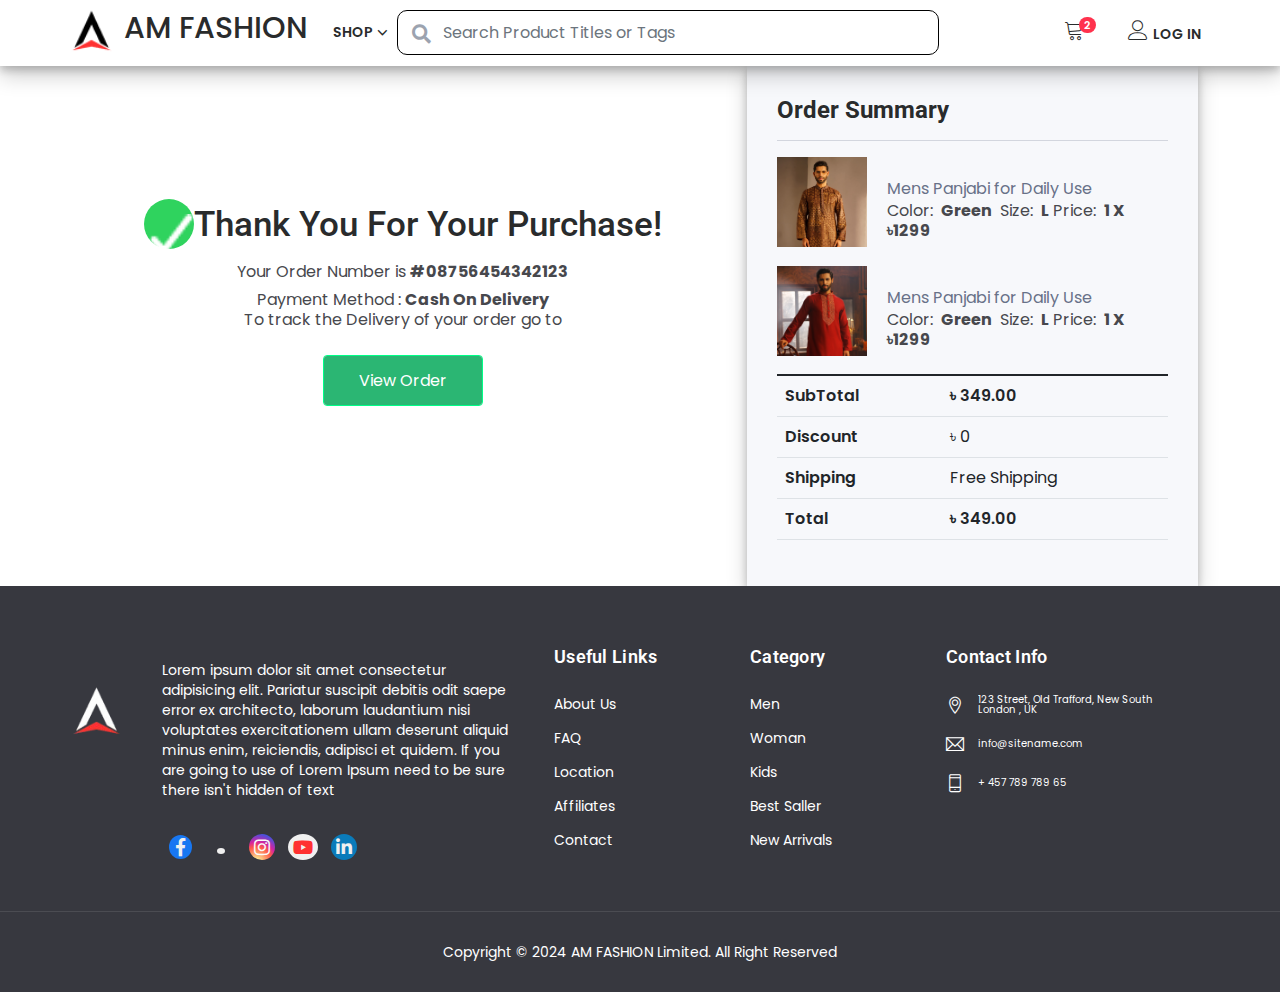
<file: purchase_complete_page.html>
<!DOCTYPE html>
<html lang="en">

<head>
    <!-- Meta -->
    <meta charset="utf-8">
    <meta http-equiv="X-UA-Compatible" content="IE=edge">
    <meta content="Anil z" name="author">
    <meta name="viewport" content="width=device-width, initial-scale=1">
    <meta name="description"
          content="Shopwise is Powerful features and You Can Use The Perfect Build this Template For Any eCommerce Website. The template is built for sell Fashion Products, Shoes, Bags, Cosmetics, Clothes, Sunglasses, Furniture, Kids Products, Electronics, Stationery Products and Sporting Goods.">
    <meta name="keywords"
          content="ecommerce, electronics store, Fashion store, furniture store,  bootstrap 4, clean, minimal, modern, online store, responsive, retail, shopping, ecommerce store">

    <!-- SITE TITLE -->
    <title>AM FASHION</title>
    <!-- Favicon Icon -->
    <link rel="shortcut icon" type="image/x-icon" href="assets/images/Logo (1).png">
    <!-- Animation CSS -->
    <link rel="stylesheet" href="assets/css/animate.css">
    <!-- Latest Bootstrap min CSS -->
    <link rel="stylesheet" href="assets/bootstrap/css/bootstrap.min.css">
    <!-- Google Font -->
    <link href="https://fonts.googleapis.com/css?family=Roboto:100,300,400,500,700,900&display=swap" rel="stylesheet">
    <link href="https://fonts.googleapis.com/css?family=Poppins:200,300,400,500,600,700,800,900&display=swap"
          rel="stylesheet">

    <!-- font Oswald -->
    <link rel="preconnect" href="https://fonts.googleapis.com">
    <link rel="preconnect" href="https://fonts.gstatic.com" crossorigin>
    <link href="https://fonts.googleapis.com/css2?family=Oswald:wght@200..700&display=swap" rel="stylesheet">


    <!-- Icon Font CSS -->
    <link rel="stylesheet" href="assets/css/all.min.css">
    <link rel="stylesheet" href="assets/css/ionicons.min.css">
    <link rel="stylesheet" href="assets/css/themify-icons.css">
    <link rel="stylesheet" href="assets/css/linearicons.css">
    <link rel="stylesheet" href="assets/css/flaticon.css">
    <link rel="stylesheet" href="assets/css/simple-line-icons.css">
    <!--- owl carousel CSS-->
    <link rel="stylesheet" href="assets/owlcarousel/css/owl.carousel.min.css">
    <link rel="stylesheet" href="assets/owlcarousel/css/owl.theme.css">
    <link rel="stylesheet" href="assets/owlcarousel/css/owl.theme.default.min.css">
    <!-- Magnific Popup CSS -->
    <link rel="stylesheet" href="assets/css/magnific-popup.css">
    <!-- Slick CSS -->
    <link rel="stylesheet" href="assets/css/slick.css">
    <link rel="stylesheet" href="assets/css/slick-theme.css">
    <!-- Style CSS -->
    <link rel="stylesheet" href="assets/css/style.css">
    <link rel="stylesheet" href="assets/css/responsive.css">
    <link rel="stylesheet" href="assets/css/fixed_style.css">
</head>

<body>

<!-- LOADER -->
<!-- <div class="preloader">
    <div class="lds-ellipsis">
        <span></span>
        <span></span>
        <span></span>
    </div>
</div> -->
<!-- END LOADER -->
<!-- START HEADER -->
<header class="header_wrap fixed-top header_with_topbar">
    <!--        <div class="top-header">-->
    <!--            <div class="container">-->
    <!--                <div class="row align-items-center">-->
    <!--                    <div class="col-12">-->
    <!--                        <ul class="contact_detail text-center">-->
    <!--                            <li></i><span>50% offer for New Products</span></li>-->
    <!--                            <li><a href="" class="Shop">Shop Now</a></li>-->
    <!--                        </ul>-->
    <!--                    </div>-->
    <!--                </div>-->
    <!--            </div>-->
    <!--        </div>-->
    <div class="bottom_header dark_skin main_menu_uppercase">
        <div class="">
            <nav class="navbar navbar-expand-lg">
                <div class="nav_wrapper">
                    <a class="navbar-brand" href="index.html">
                        <img class="" src="assets/images/Rectangle.png" alt="logo">
                        <span class="am-logo">AM FASHION</span>
                    </a>
                    <button class="navbar-toggler" type="button" data-bs-toggle="collapse"
                            data-bs-target="#navbarSupportedContent" aria-expanded="false">
                        <span class="ion-android-menu"></span>
                    </button>
                    <div class="collapse navbar-collapse justify-content-center" id="navbarSupportedContent">
                        <ul class="navbar-nav">
                            <li class="dropdown dropdown-mega-menu">
                                <a class="dropdown-toggle nav-link" href="shop.html" data-bs-toggle="dropdown">Shop</a>
                                <div class="dropdown-menu">
                                    <ul class="mega-menu d-lg-flex">
                                        <li class="mega-menu-col col-lg-6">
                                            <h3 class="droph3">MEN -></h3>
                                            <ul class="d-lg-flex">
                                                <li class="col-lg-4 ">
                                                    <ul class="mega-ul">
                                                        <li class="dropdown-header">T-Shirt</li>
                                                        <li><a class="dropdown-item nav-link nav_item"
                                                               href="shop-list.html">Regular T-shirt</a></li>
                                                        <li><a class="dropdown-item nav-link nav_item"
                                                               href="shop-list-left-sidebar.html">Regular T-shirt</a>
                                                        </li>
                                                        <li><a class="dropdown-item nav-link nav_item"
                                                               href="shop-list-right-sidebar.html">Regular T-shirt</a>
                                                        </li>
                                                        <li><a class="dropdown-item nav-link nav_item"
                                                               href="shop-left-sidebar.html">Regular T-shirt</a></li>
                                                    </ul>
                                                </li>
                                                <li class=" col-lg-4">
                                                    <ul>
                                                        <li class="dropdown-header">Jeans</li>
                                                        <li><a class="dropdown-item nav-link nav_item"
                                                               href="shop-list.html">Regular T-shirt</a></li>
                                                        <li><a class="dropdown-item nav-link nav_item"
                                                               href="shop-list-left-sidebar.html">Regular T-shirt</a>
                                                        </li>
                                                        <li><a class="dropdown-item nav-link nav_item"
                                                               href="shop-list-right-sidebar.html">Regular T-shirt</a>
                                                        </li>
                                                        <li><a class="dropdown-item nav-link nav_item"
                                                               href="shop-left-sidebar.html">Regular T-shirt</a></li>
                                                    </ul>
                                                </li>
                                                <li class="mega-menu-col col-lg-4">
                                                    <ul>
                                                        <li class="dropdown-header">Accessories</li>
                                                        <li><a class="dropdown-item nav-link nav_item"
                                                               href="shop-list.html">Regular T-shirt</a></li>
                                                        <li><a class="dropdown-item nav-link nav_item"
                                                               href="shop-list-left-sidebar.html">Regular T-shirt</a>
                                                        </li>
                                                        <li><a class="dropdown-item nav-link nav_item"
                                                               href="shop-list-right-sidebar.html">Regular T-shirt</a>
                                                        </li>
                                                        <li><a class="dropdown-item nav-link nav_item"
                                                               href="shop-left-sidebar.html">Regular T-shirt</a></li>
                                                    </ul>
                                                </li>
                                            </ul>
                                        </li>
                                        <li class="mega-menu-col col-lg-4">
                                            <h3 class="droph3">WOMEN</h3>
                                            <ul class="d-lg-flex">
                                                <li class="col-lg-6">
                                                    <ul>
                                                        <li class="dropdown-header">T-Shirt</li>
                                                        <li><a class="dropdown-item nav-link nav_item"
                                                               href="shop-list.html">Regular T-shirt</a></li>
                                                        <li><a class="dropdown-item nav-link nav_item"
                                                               href="shop-list-left-sidebar.html">Regular T-shirt</a>
                                                        </li>
                                                        <li><a class="dropdown-item nav-link nav_item"
                                                               href="shop-list-right-sidebar.html">Regular T-shirt</a>
                                                        </li>
                                                        <li><a class="dropdown-item nav-link nav_item"
                                                               href="shop-left-sidebar.html">Regular T-shirt</a></li>
                                                    </ul>
                                                </li>
                                                <li class=" col-lg-6">
                                                    <ul>
                                                        <li class="dropdown-header">Jeans</li>
                                                        <li><a class="dropdown-item nav-link nav_item"
                                                               href="shop-list.html">Regular T-shirt</a></li>
                                                        <li><a class="dropdown-item nav-link nav_item"
                                                               href="shop-list-left-sidebar.html">Regular T-shirt</a>
                                                        </li>
                                                        <li><a class="dropdown-item nav-link nav_item"
                                                               href="shop-list-right-sidebar.html">Regular T-shirt</a>
                                                        </li>
                                                        <li><a class="dropdown-item nav-link nav_item"
                                                               href="shop-left-sidebar.html">Regular T-shirt</a></li>
                                                    </ul>
                                                </li>
                                            </ul>
                                        </li>
                                        <li class="mega-menu-col col-lg-2">
                                            <h3 class="droph3">KIDS</h3>
                                            <ul class="d-lg-flex">
                                                <li class="col-lg-2">
                                                    <ul>
                                                        <li class="dropdown-header">T-Shirt</li>
                                                        <li><a class="dropdown-item nav-link nav_item"
                                                               href="shop-list.html">Regular T-shirt</a></li>
                                                        <li><a class="dropdown-item nav-link nav_item"
                                                               href="shop-list-left-sidebar.html">Regular T-shirt</a>
                                                        </li>
                                                        <li><a class="dropdown-item nav-link nav_item"
                                                               href="shop-list-right-sidebar.html">Regular T-shirt</a>
                                                        </li>
                                                        <li><a class="dropdown-item nav-link nav_item"
                                                               href="shop-left-sidebar.html">Regular T-shirt</a></li>
                                                    </ul>
                                                </li>
                                            </ul>
                                        </li>
                                    </ul>
                                    <ul class="mega-menu d-lg-flex">
                                        <li class="mega-menu-col col-lg-6">
                                            <ul class="d-lg-flex">
                                                <li class="col-lg-4 ">
                                                    <ul class="mega-ul">
                                                        <li class="dropdown-header">T-Shirt</li>
                                                        <li><a class="dropdown-item nav-link nav_item"
                                                               href="shop-list.html">Regular T-shirt</a></li>
                                                        <li><a class="dropdown-item nav-link nav_item"
                                                               href="shop-list-left-sidebar.html">Regular T-shirt</a>
                                                        </li>
                                                        <li><a class="dropdown-item nav-link nav_item"
                                                               href="shop-list-right-sidebar.html">Regular T-shirt</a>
                                                        </li>
                                                        <li><a class="dropdown-item nav-link nav_item"
                                                               href="shop-left-sidebar.html">Regular T-shirt</a></li>
                                                    </ul>
                                                </li>
                                                <li class=" col-lg-4">
                                                    <ul>
                                                        <li class="dropdown-header">Jeans</li>
                                                        <li><a class="dropdown-item nav-link nav_item"
                                                               href="shop-list.html">Regular T-shirt</a></li>
                                                        <li><a class="dropdown-item nav-link nav_item"
                                                               href="shop-list-left-sidebar.html">Regular T-shirt</a>
                                                        </li>
                                                        <li><a class="dropdown-item nav-link nav_item"
                                                               href="shop-list-right-sidebar.html">Regular T-shirt</a>
                                                        </li>
                                                        <li><a class="dropdown-item nav-link nav_item"
                                                               href="shop-left-sidebar.html">Regular T-shirt</a></li>
                                                    </ul>
                                                </li>
                                                <li class="mega-menu-col col-lg-4">
                                                    <ul>
                                                        <li class="dropdown-header">Accessories</li>
                                                        <li><a class="dropdown-item nav-link nav_item"
                                                               href="shop-list.html">Regular T-shirt</a></li>
                                                        <li><a class="dropdown-item nav-link nav_item"
                                                               href="shop-list-left-sidebar.html">Regular T-shirt</a>
                                                        </li>
                                                        <li><a class="dropdown-item nav-link nav_item"
                                                               href="shop-list-right-sidebar.html">Regular T-shirt</a>
                                                        </li>
                                                        <li><a class="dropdown-item nav-link nav_item"
                                                               href="shop-left-sidebar.html">Regular T-shirt</a></li>
                                                    </ul>
                                                </li>
                                            </ul>
                                        </li>
                                        <li class="mega-menu-col col-lg-4">
                                            <ul class="d-lg-flex">
                                                <li class="col-lg-6">
                                                    <ul>
                                                        <li class="dropdown-header">T-Shirt</li>
                                                        <li><a class="dropdown-item nav-link nav_item"
                                                               href="shop-list.html">Regular T-shirt</a></li>
                                                        <li><a class="dropdown-item nav-link nav_item"
                                                               href="shop-list-left-sidebar.html">Regular T-shirt</a>
                                                        </li>
                                                        <li><a class="dropdown-item nav-link nav_item"
                                                               href="shop-list-right-sidebar.html">Regular T-shirt</a>
                                                        </li>
                                                        <li><a class="dropdown-item nav-link nav_item"
                                                               href="shop-left-sidebar.html">Regular T-shirt</a></li>
                                                    </ul>
                                                </li>
                                                <li class=" col-lg-6">
                                                    <ul>
                                                        <li class="dropdown-header">Jeans</li>
                                                        <li><a class="dropdown-item nav-link nav_item"
                                                               href="shop-list.html">Regular T-shirt</a></li>
                                                        <li><a class="dropdown-item nav-link nav_item"
                                                               href="shop-list-left-sidebar.html">Regular T-shirt</a>
                                                        </li>
                                                        <li><a class="dropdown-item nav-link nav_item"
                                                               href="shop-list-right-sidebar.html">Regular T-shirt</a>
                                                        </li>
                                                        <li><a class="dropdown-item nav-link nav_item"
                                                               href="shop-left-sidebar.html">Regular T-shirt</a></li>
                                                    </ul>
                                                </li>
                                            </ul>
                                        </li>
                                        <li class="mega-menu-col col-lg-2">
                                            <ul class="d-lg-flex">
                                                <li class="col-lg-2">
                                                    <ul>
                                                        <li class="dropdown-header">T-Shirt</li>
                                                        <li><a class="dropdown-item nav-link nav_item"
                                                               href="shop-list.html">Regular T-shirt</a></li>
                                                        <li><a class="dropdown-item nav-link nav_item"
                                                               href="shop-list-left-sidebar.html">Regular T-shirt</a>
                                                        </li>
                                                        <li><a class="dropdown-item nav-link nav_item"
                                                               href="shop-list-right-sidebar.html">Regular T-shirt</a>
                                                        </li>
                                                        <li><a class="dropdown-item nav-link nav_item"
                                                               href="shop-left-sidebar.html">Regular T-shirt</a></li>
                                                    </ul>
                                                </li>
                                            </ul>
                                        </li>
                                    </ul>
                                    <ul class="mega-menu d-lg-flex">
                                        <li class="mega-menu-col col-lg-6">
                                            <ul class="d-lg-flex">
                                                <li class="col-lg-4 ">
                                                    <ul class="mega-ul">
                                                        <li class="dropdown-header">T-Shirt</li>
                                                        <li><a class="dropdown-item nav-link nav_item"
                                                               href="shop-list.html">Regular T-shirt</a></li>
                                                        <li><a class="dropdown-item nav-link nav_item"
                                                               href="shop-list-left-sidebar.html">Regular T-shirt</a>
                                                        </li>
                                                        <li><a class="dropdown-item nav-link nav_item"
                                                               href="shop-list-right-sidebar.html">Regular T-shirt</a>
                                                        </li>
                                                        <li><a class="dropdown-item nav-link nav_item"
                                                               href="shop-left-sidebar.html">Regular T-shirt</a></li>
                                                    </ul>
                                                </li>
                                                <li class=" col-lg-4">
                                                    <ul>
                                                        <li class="dropdown-header">Jeans</li>
                                                        <li><a class="dropdown-item nav-link nav_item"
                                                               href="shop-list.html">Regular T-shirt</a></li>
                                                        <li><a class="dropdown-item nav-link nav_item"
                                                               href="shop-list-left-sidebar.html">Regular T-shirt</a>
                                                        </li>
                                                        <li><a class="dropdown-item nav-link nav_item"
                                                               href="shop-list-right-sidebar.html">Regular T-shirt</a>
                                                        </li>
                                                        <li><a class="dropdown-item nav-link nav_item"
                                                               href="shop-left-sidebar.html">Regular T-shirt</a></li>
                                                    </ul>
                                                </li>
                                                <li class="mega-menu-col col-lg-4">
                                                    <ul>
                                                        <li class="dropdown-header">Accessories</li>
                                                        <li><a class="dropdown-item nav-link nav_item"
                                                               href="shop-list.html">Regular T-shirt</a></li>
                                                        <li><a class="dropdown-item nav-link nav_item"
                                                               href="shop-list-left-sidebar.html">Regular T-shirt</a>
                                                        </li>
                                                        <li><a class="dropdown-item nav-link nav_item"
                                                               href="shop-list-right-sidebar.html">Regular T-shirt</a>
                                                        </li>
                                                        <li><a class="dropdown-item nav-link nav_item"
                                                               href="shop-left-sidebar.html">Regular T-shirt</a></li>
                                                    </ul>
                                                </li>
                                            </ul>
                                        </li>
                                        <li class="mega-menu-col col-lg-4">
                                            <ul class="d-lg-flex">
                                                <li class="col-lg-6">
                                                    <ul>
                                                        <li class="dropdown-header">T-Shirt</li>
                                                        <li><a class="dropdown-item nav-link nav_item"
                                                               href="shop-list.html">Regular T-shirt</a></li>
                                                        <li><a class="dropdown-item nav-link nav_item"
                                                               href="shop-list-left-sidebar.html">Regular T-shirt</a>
                                                        </li>
                                                        <li><a class="dropdown-item nav-link nav_item"
                                                               href="shop-list-right-sidebar.html">Regular T-shirt</a>
                                                        </li>
                                                        <li><a class="dropdown-item nav-link nav_item"
                                                               href="shop-left-sidebar.html">Regular T-shirt</a></li>
                                                    </ul>
                                                </li>
                                                <li class=" col-lg-6">
                                                    <ul>
                                                        <li class="dropdown-header">Jeans</li>
                                                        <li><a class="dropdown-item nav-link nav_item"
                                                               href="shop-list.html">Regular T-shirt</a></li>
                                                        <li><a class="dropdown-item nav-link nav_item"
                                                               href="shop-list-left-sidebar.html">Regular T-shirt</a>
                                                        </li>
                                                        <li><a class="dropdown-item nav-link nav_item"
                                                               href="shop-list-right-sidebar.html">Regular T-shirt</a>
                                                        </li>
                                                        <li><a class="dropdown-item nav-link nav_item"
                                                               href="shop-left-sidebar.html">Regular T-shirt</a></li>
                                                    </ul>
                                                </li>
                                            </ul>
                                        </li>
                                        <li class="mega-menu-col col-lg-2">
                                            <ul class="d-lg-flex">
                                                <li class="col-lg-2">
                                                    <ul>
                                                        <li class="dropdown-header">T-Shirt</li>
                                                        <li><a class="dropdown-item nav-link nav_item"
                                                               href="shop-list.html">Regular T-shirt</a></li>
                                                        <li><a class="dropdown-item nav-link nav_item"
                                                               href="shop-list-left-sidebar.html">Regular T-shirt</a>
                                                        </li>
                                                        <li><a class="dropdown-item nav-link nav_item"
                                                               href="shop-list-right-sidebar.html">Regular T-shirt</a>
                                                        </li>
                                                        <li><a class="dropdown-item nav-link nav_item"
                                                               href="shop-left-sidebar.html">Regular T-shirt</a></li>
                                                    </ul>
                                                </li>
                                            </ul>
                                        </li>
                                    </ul>
                                </div>
                            </li>
                        </ul>
                    </div>

                    <div class="product_search_form">
                        <div class="form">
                            <i class="fa fa-search"></i>
                            <input type="text" class="form-control form-input"
                                   placeholder="Search Product Titles or Tags">
                        </div>
                    </div>

                    <ul class="navbar-nav attr-nav align-items-center" id="navbarSupportedContent">
                        <li class="dropdown cart_dropdowns"><a href="cart_page.html" class="nav-link cart_trigger"
                                                               data-bs-toggle="dropdown"><i
                                class="linearicons-cart"></i><span class="cart_count">2</span></a>
                            <div class="cart_box dropdown-menu dropdown-menu-right">
                                <ul class="cart_list" style="max-height: 600px !important">
                                    <li>
                                        <a href="#" class="item_remove"><i class="ion-close"></i></a>
                                        <a href="#"><img src="assets/images/image 19.png" alt="cart_thumb2">Ornare sed
                                            consequat</a>
                                        <span class="cart_quantity">Color:
                                            <span class="cart_amount">
                                                <select name="" id="">
                                                    <option value="Green">Green</option>
                                                    <option value="Red">Red</option>
                                                    <option value="Yellow">Yellow</option>
                                                </select>
                                            </span></span>
                                        <span class="cart_quantity">Size:
                                                <span class="cart_amount">
                                                    <select name="" id="">
                                                        <option value="Green">L</option>
                                                        <option value="Red">XL</option>
                                                        <option value="Yellow">XXL</option>
                                                    </select>
                                                </span></span>
                                        <span class="cart_quantity">Unit Price:<span class="cart_amount"> <span
                                                class="price_symbole">$81.00</span></span></span>

                                    </li>
                                    <li>
                                        <a href="#" class="item_remove"><i class="ion-close"></i></a>
                                        <a href="#"><img src="assets/images/image 22.png" alt="cart_thumb2">Ornare sed
                                            consequat</a>
                                        <span class="cart_quantity">Color:
                                            <span class="cart_amount">
                                                <select name="" id="">
                                                    <option value="Green">Green</option>
                                                    <option value="Red">Red</option>
                                                    <option value="Yellow">Yellow</option>
                                                </select>
                                            </span></span>
                                        <span class="cart_quantity">Size:
                                                <span class="cart_amount">
                                                    <select name="" id="">
                                                        <option value="Green">L</option>
                                                        <option value="Red">XL</option>
                                                        <option value="Yellow">XXL</option>
                                                    </select>
                                                </span></span>
                                        <span class="cart_quantity">Unit Price:<span class="cart_amount"> <span
                                                class="price_symbole">$81.00</span></span></span>

                                    </li>
                                    <li>
                                        <a href="#" class="item_remove"><i class="ion-close"></i></a>
                                        <a href="#"><img src="assets/images/image 8 (4).png" alt="cart_thumb2">Ornare
                                            sed
                                            consequat</a>
                                        <span class="cart_quantity">Color:
                                            <span class="cart_amount">
                                                <select name="" id="">
                                                    <option value="Green">Green</option>
                                                    <option value="Red">Red</option>
                                                    <option value="Yellow">Yellow</option>
                                                </select>
                                            </span></span>
                                        <span class="cart_quantity">Size:
                                                <span class="cart_amount">
                                                    <select name="" id="">
                                                        <option value="Green">L</option>
                                                        <option value="Red">XL</option>
                                                        <option value="Yellow">XXL</option>
                                                    </select>
                                                </span></span>
                                        <span class="cart_quantity">Unit Price:<span class="cart_amount"> <span
                                                class="price_symbole">$81.00</span></span></span>
                                    </li>
                                    <h5 class="p-2">You May Also LIKE</h5>
                                    <div class="col-md-12 p-2">
                                        <div id="carouselExample" class="carousel slide">
                                            <div class="carousel-inner">
                                                <div class="carousel-item active ">
                                                    <div class="col-12 row">
                                                        <div class="col-4"><img src="/assets/images/image 8 (1).png"
                                                                                alt="">
                                                        </div>
                                                        <div class="col-4"><img src="/assets/images/image 8 (2).png"
                                                                                alt="">
                                                        </div>
                                                        <div class="col-4"><img src="/assets/images/image 8 (3).png"
                                                                                alt="">
                                                        </div>
                                                    </div>
                                                </div>
                                                <div class="carousel-item">
                                                    <div class="col-12 row">
                                                        <div class="col-4"><img src="/assets/images/image 8 (4).png"
                                                                                alt="">
                                                        </div>
                                                        <div class="col-4"><img src="/assets/images/image 8 (5).png"
                                                                                alt="">
                                                        </div>
                                                        <div class="col-4"><img src="/assets/images/image 8 (6).png"
                                                                                alt="">
                                                        </div>
                                                    </div>
                                                </div>
                                            </div>
                                            <button class="carousel-control-prev" type="button"
                                                    data-bs-target="#carouselExample" data-bs-slide="prev">
                                                <span class="carousel-control-prev-icon" aria-hidden="false"></span>
                                                <span class="visually-hidden">Previous</span>
                                            </button>
                                            <button class="carousel-control-next" type="button"
                                                    data-bs-target="#carouselExample" data-bs-slide="next">
                                                <span class="carousel-control-next-icon" aria-hidden="true"></span>
                                                <span class="visually-hidden">Next</span>
                                            </button>
                                        </div>
                                    </div>
                                    <div class="cart_footer">
                                        <p class="cart_total"><strong>Subtotal:</strong> <span class="cart_price"> <span
                                                class="price_symbole">$</span></span>159.00</p>
                                        <p class="cart_buttons"><a href="#"
                                                                   class="btn btn-fill-line btn-radius view-cart">Checkout</a>
                                        </p>
                                    </div>
                                </ul>
                            </div>
                        </li>
                        <li>
                            <a href="cart_page.html" class="nav-link mobile_cart"><i class="linearicons-cart"></i><span
                                    class="cart_count">2</span></a>
                        </li>
                        <li>
                            <a href="#" class="nav-link"><i class="linearicons-user"></i><span class="log">Log
                                    in</span></a>
                        </li>

                    </ul>
                </div>
            </nav>
        </div>
    </div>
</header>
<!-- END HEADER -->
<!-- START SECTION SHOP -->
<div class="section">
    <div class="container">
        <div class="row">
            <div class="col-md-7">
                <div class="heading_s11 text-center" style="margin-top: 20%;">
                    <div class="d-flex align-items-center justify-content-center">
                        <div style="background-color: #2FD35E;border-radius: 50%
                                ; width: 50px; height: 50px;">
                            <img style="padding-left: 5px; padding-top: 15px;" src="./assets/images/Vector.png" alt="">
                        </div>

                        <h4 style="padding-top: 10px; font-size: 35px;">Thank You For Your Purchase!</h4>
                    </div>
                    <p class="p-2 m-0">Your Order Number is <b>#08756454342123</b></p>
                    <p class="p-0 m-0">Payment Method : <b>Cash On Delivery</b></p>
                    <p class="p-0">To track the Delivery of your order go to </p>
                    <a href="" class="btn btn-fill-line">View Order</a>
                </div>

            </div>
            <div class="col-md-5">
                <div class="order_review">
                    <div class="heading_s1">
                        <h4>Order Summary</h4>
                    </div>
                    <hr>
                    <div class="table-responsive order_table">
                        <table class="table">
                            <tbody>
                            <tr>
                                <div class="d-flex">
                                    <div><img src="/assets/images/image 22.png" style="width: 90px;"></div>
                                    <div style="margin-top: 5%; padding-left: 20px;"> Mens Panjabi for Daily Use
                                        <p>Color: <span class="m-1"><b>Green</b></span> <span>Size: <span
                                                class="m-1"><b>L</b></span></span>Price: <span
                                                class="m-1"><b>1 X ৳1299</b></span></p></div>
                                </div>
                            </tr>
                            <tr>
                                <div class="d-flex">
                                    <div><img src="/assets/images/image 10.png" style="width: 90px;"></div>
                                    <div style="margin-top: 5%; padding-left: 20px;"> Mens Panjabi for Daily Use
                                        <p>Color: <span class="m-1"><b>Green</b></span> <span>Size: <span
                                                class="m-1"><b>L</b></span></span>Price: <span
                                                class="m-1"><b>1 X ৳1299</b></span></p></div>
                                </div>
                            </tr>
                            </tbody>
                            <tfoot>
                            <tr>
                                <th>SubTotal</th>
                                <td class="product-subtotal">৳ 349.00</td>
                            </tr>
                            <tr>
                                <th>Discount</th>
                                <td>৳ 0</td>
                            </tr>
                            <tr>
                                <th>Shipping</th>
                                <td>Free Shipping</td>
                            </tr>
                            <tr>
                                <th>Total</th>
                                <td class="product-subtotal">৳ 349.00</td>
                            </tr>
                            </tfoot>
                        </table>
                    </div>
                </div>
            </div>
        </div>
    </div>
</div>
<!-- END SECTION SHOP -->

<!-- START FOOTER -->
<footer class="footer_dark">
    <div class="footer_top">
        <div class="footer_top_container">
            <div class="row">
                <div class="col-lg-1 col-md-6 col-sm-6 mt-4">
                    <div class="footer_logo">
                        <a href="#"><img src="assets/images/Logo (1).png" alt="logo"/></a>
                    </div>
                </div>
                <div class="col-lg-4 col-md-6 col-sm-12 mt-4">
                    <div class="widget w355px">
                        <p>Lorem ipsum dolor sit amet consectetur adipisicing elit. Pariatur suscipit debitis odit
                            saepe error ex architecto, laborum laudantium nisi voluptates exercitationem ullam
                            deserunt aliquid minus enim, reiciendis, adipisci et quidem. If you are going to use of
                            Lorem Ipsum need to be sure there isn't hidden of text</p>
                    </div>
                    <div class="widget w355px">
                        <ul class="social_icons social_white">
                            <li>
                                <a href="#">
                                    <i class="fab fa-facebook-f" style="color: #f0f0f0; background: #1877f2; border-radius: 50%; padding: 3px 7px;"></i>
                                    <span>Facebook</span>
                                </a>
                            </li>
                            <li>
                                <a href="#">
                                    <i class="fab fa-tiktok" style="color: #ff3131; background: #f0f0f0; border-radius: 50%; padding: 3px 4px;"></i>
                                    <span>Tiktok</span>
                                </a>
                            </li>
                            <li>
                                <a href="#">
                                    <i class="fab fa-instagram" style="color: #FAFAFA; background: radial-gradient(circle at 30% 107%, #fdf497 0%, #fdf497 5%, #fd5949 45%,#d6249f 60%,#285AEB 90%); border-radius: 50%; padding: 4px 5px;"></i>
                                    <span>Instagram</span>
                                </a>
                            </li>
                            <li>
                                <a href="#">
                                    <i class="fab fa-youtube" style="color: #ff3131; background: #f0f0f0; border-radius: 50%; padding: 4px 5px;"></i>
                                    <span>Youtube</span>
                                </a>
                            </li>
                            <li>
                                <a href="#">
                                    <i class="fab fa-linkedin-in" style="color: #f0f0f0; background: #0a7bba; border-radius: 50%; padding: 4px 5px;"></i>
                                    Linkedin
                                </a>
                            </li>
                        </ul>
                    </div>
                </div>
                <div class="col-lg-2 col-md-3 col-sm-6">
                    <div class="widget">
                        <h6 class="widget_title">Useful Links</h6>
                        <ul class="widget_links">
                            <li><a href="#">About Us</a></li>
                            <li><a href="#">FAQ</a></li>
                            <li><a href="#">Location</a></li>
                            <li><a href="#">Affiliates</a></li>
                            <li><a href="#">Contact</a></li>
                        </ul>
                    </div>
                </div>
                <div class="col-lg-2 col-md-3 col-sm-6">
                    <div class="widget">
                        <h6 class="widget_title">Category</h6>
                        <ul class="widget_links">
                            <li><a href="#">Men</a></li>
                            <li><a href="#">Woman</a></li>
                            <li><a href="#">Kids</a></li>
                            <li><a href="#">Best Saller</a></li>
                            <li><a href="#">New Arrivals</a></li>
                        </ul>
                    </div>
                </div>
                <div class="col-lg-3 col-md-4 col-sm-6">
                    <div class="widget">
                        <h6 class="widget_title">Contact Info</h6>
                        <ul class="contact_info contact_info_light">
                            <li>
                                <i class="ti-location-pin"></i>
                                <p>123 Street, Old Trafford, New South London , UK</p>
                            </li>
                            <li>
                                <i class="ti-email"></i>
                                <a href="mailto:info@sitename.com">info@sitename.com</a>
                            </li>
                            <li>
                                <i class="ti-mobile"></i>
                                <p>+ 457 789 789 65</p>
                            </li>
                        </ul>
                    </div>
                </div>
            </div>
        </div>
    </div>
    <div class="bottom_footer border-top-tran">
        <div class="container">
            <div class="row">
                <div class="col-md-12">
                    <p class="mb-md-0 text-center">Copyright © 2024 AM FASHION Limited. All Right Reserved</p>
                </div>
            </div>
        </div>
    </div>
</footer>
<!-- END FOOTER -->

<!--bottom_nav -->
<div class="bottom_nav d-lg-none d-block">
    <ul>
        <li><a href="#"><i class="fas fa-home"></i> Home</a></li>
        <li><a href="#"><i class="fas fa-th-large"></i> Categories</a></li>
        <li><a href="#"><i class="far fa-user"></i> Account</a></li>
    </ul>
</div>
<!--end bottom_nav-->

<!-- Latest jQuery -->
<script src="assets/js/jquery-3.6.0.min.js"></script>
<!-- popper min js -->
<script src="assets/js/popper.min.js"></script>
<!-- Latest compiled and minified Bootstrap -->
<script src="assets/bootstrap/js/bootstrap.min.js"></script>
<!-- owl-carousel min js  -->
<script src="assets/owlcarousel/js/owl.carousel.min.js"></script>
<!-- magnific-popup min js  -->
<script src="assets/js/magnific-popup.min.js"></script>
<!-- waypoints min js  -->
<script src="assets/js/waypoints.min.js"></script>
<!-- parallax js  -->
<script src="assets/js/parallax.js"></script>
<!-- countdown js  -->
<script src="assets/js/jquery.countdown.min.js"></script>
<!-- imagesloaded js -->
<script src="assets/js/imagesloaded.pkgd.min.js"></script>
<!-- isotope min js -->
<script src="assets/js/isotope.min.js"></script>
<!-- jquery.dd.min js -->
<script src="assets/js/jquery.dd.min.js"></script>
<!-- slick js -->
<script src="assets/js/slick.min.js"></script>
<!-- elevatezoom js -->
<script src="assets/js/jquery.elevatezoom.js"></script>
<!-- scripts js -->
<script src="assets/js/scripts.js"></script>

</body>
</file>
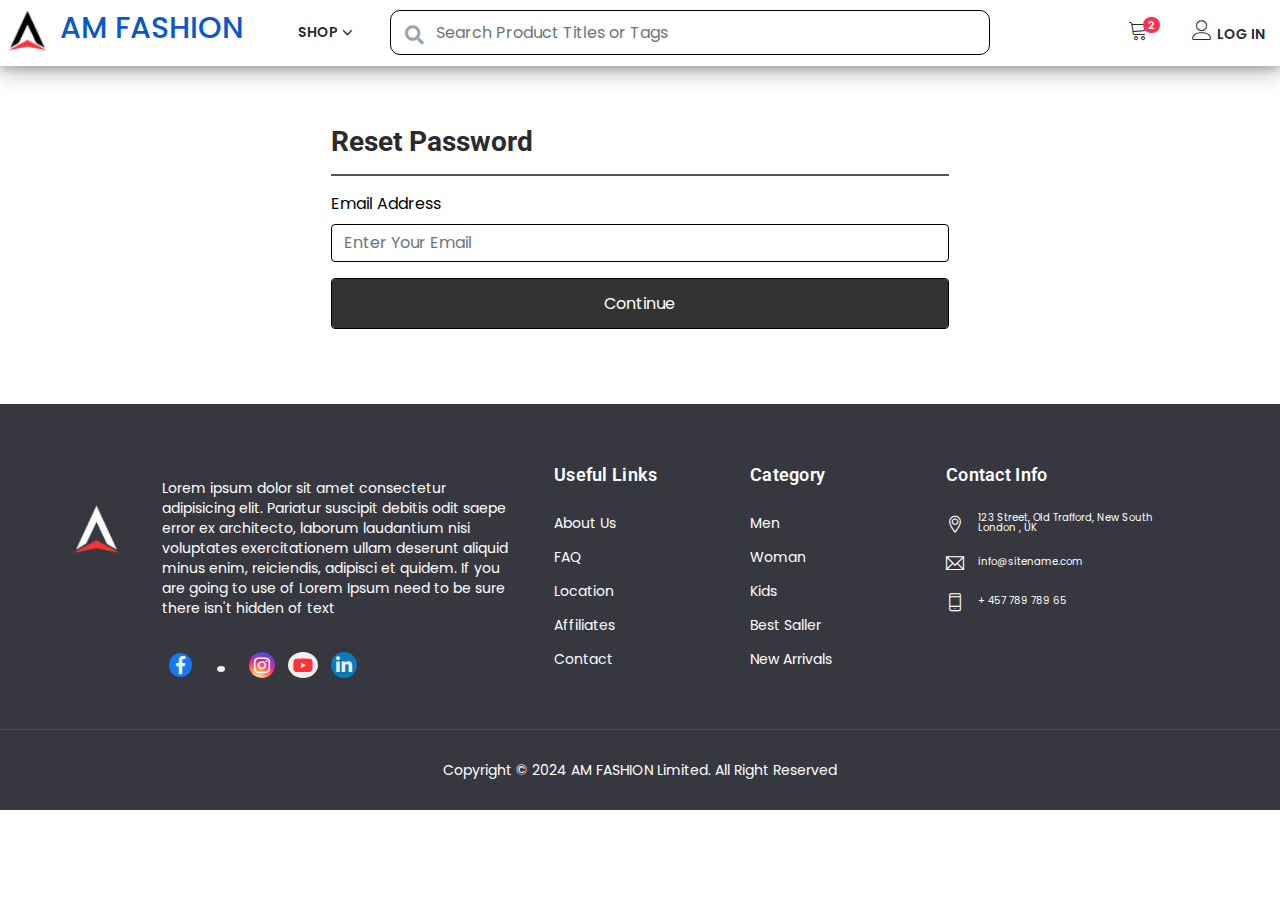
<file: reset_password.html>
<!DOCTYPE html>
<html lang="en">

<head>
    <!-- Meta -->
    <meta charset="utf-8">
    <meta http-equiv="X-UA-Compatible" content="IE=edge">
    <meta content="Anil z" name="author">
    <meta name="viewport" content="width=device-width, initial-scale=1">
    <meta name="description"
          content="Shopwise is Powerful features and You Can Use The Perfect Build this Template For Any eCommerce Website. The template is built for sell Fashion Products, Shoes, Bags, Cosmetics, Clothes, Sunglasses, Furniture, Kids Products, Electronics, Stationery Products and Sporting Goods.">
    <meta name="keywords"
          content="ecommerce, electronics store, Fashion store, furniture store,  bootstrap 4, clean, minimal, modern, online store, responsive, retail, shopping, ecommerce store">

    <!-- SITE TITLE -->
    <title>AM FASHION</title>
    <!-- Favicon Icon -->
    <link rel="shortcut icon" type="image/x-icon" href="assets/images/Logo (1).png">
    <!-- Animation CSS -->
    <link rel="stylesheet" href="assets/css/animate.css">
    <!-- Latest Bootstrap min CSS -->
    <link rel="stylesheet" href="assets/bootstrap/css/bootstrap.min.css">
    <!-- Google Font -->
    <link href="https://fonts.googleapis.com/css?family=Roboto:100,300,400,500,700,900&display=swap" rel="stylesheet">
    <link href="https://fonts.googleapis.com/css?family=Poppins:200,300,400,500,600,700,800,900&display=swap"
          rel="stylesheet">

    <!-- font Oswald -->
    <link rel="preconnect" href="https://fonts.googleapis.com">
    <link rel="preconnect" href="https://fonts.gstatic.com" crossorigin>
    <link href="https://fonts.googleapis.com/css2?family=Oswald:wght@200..700&display=swap" rel="stylesheet">


    <!-- Icon Font CSS -->
    <link rel="stylesheet" href="assets/css/all.min.css">
    <link rel="stylesheet" href="assets/css/ionicons.min.css">
    <link rel="stylesheet" href="assets/css/themify-icons.css">
    <link rel="stylesheet" href="assets/css/linearicons.css">
    <link rel="stylesheet" href="assets/css/flaticon.css">
    <link rel="stylesheet" href="assets/css/simple-line-icons.css">
    <!--- owl carousel CSS-->
    <link rel="stylesheet" href="assets/owlcarousel/css/owl.carousel.min.css">
    <link rel="stylesheet" href="assets/owlcarousel/css/owl.theme.css">
    <link rel="stylesheet" href="assets/owlcarousel/css/owl.theme.default.min.css">
    <!-- Magnific Popup CSS -->
    <link rel="stylesheet" href="assets/css/magnific-popup.css">
    <!-- Slick CSS -->
    <link rel="stylesheet" href="assets/css/slick.css">
    <link rel="stylesheet" href="assets/css/slick-theme.css">
    <!-- Style CSS -->
    <link rel="stylesheet" href="assets/css/style.css">
    <link rel="stylesheet" href="assets/css/responsive.css">
    <link rel="stylesheet" href="assets/css/fixed_style.css">
</head>

<body>

<!-- LOADER -->
<!-- <div class="preloader">
    <div class="lds-ellipsis">
        <span></span>
        <span></span>
        <span></span>
    </div>
</div> -->
<!-- END LOADER -->
<!-- START HEADER -->
<header class="header_wrap fixed-top header_with_topbar">
    <!--        <div class="top-header">-->
    <!--            <div class="container">-->
    <!--                <div class="row align-items-center">-->
    <!--                    <div class="col-12">-->
    <!--                        <ul class="contact_detail text-center">-->
    <!--                            <li></i><span>50% offer for New Products</span></li>-->
    <!--                            <li><a href="" class="Shop">Shop Now</a></li>-->
    <!--                        </ul>-->
    <!--                    </div>-->
    <!--                </div>-->
    <!--            </div>-->
    <!--        </div>-->
    <div class="bottom_header dark_skin main_menu_uppercase">
        <div class="">
            <nav class="navbar navbar-expand-lg">
                <a class="navbar-brand" href="index.html">
                    <img class="" src="assets/images/Rectangle.png" alt="logo">
                    <span class="am-logo">AM FASHION</span>
                </a>
                <button class="navbar-toggler" type="button" data-bs-toggle="collapse"
                        data-bs-target="#navbarSupportedContent" aria-expanded="false">
                    <span class="ion-android-menu"></span>
                </button>
                <div class="collapse navbar-collapse justify-content-center" id="navbarSupportedContent">
                    <ul class="navbar-nav">
                        <li class="dropdown dropdown-mega-menu">
                            <a class="dropdown-toggle nav-link" href="shop.html" data-bs-toggle="dropdown">Shop</a>
                            <div class="dropdown-menu">
                                <ul class="mega-menu d-lg-flex">
                                    <li class="mega-menu-col col-lg-6">
                                        <h3 class="droph3">MEN -></h3>
                                        <ul class="d-lg-flex">
                                            <li class="col-lg-4 ">
                                                <ul class="mega-ul">
                                                    <li class="dropdown-header">T-Shirt</li>
                                                    <li><a class="dropdown-item nav-link nav_item"
                                                           href="shop-list.html">Regular T-shirt</a></li>
                                                    <li><a class="dropdown-item nav-link nav_item"
                                                           href="shop-list-left-sidebar.html">Regular T-shirt</a></li>
                                                    <li><a class="dropdown-item nav-link nav_item"
                                                           href="shop-list-right-sidebar.html">Regular T-shirt</a></li>
                                                    <li><a class="dropdown-item nav-link nav_item"
                                                           href="shop-left-sidebar.html">Regular T-shirt</a></li>
                                                </ul>
                                            </li>
                                            <li class=" col-lg-4">
                                                <ul>
                                                    <li class="dropdown-header">Jeans</li>
                                                    <li><a class="dropdown-item nav-link nav_item"
                                                           href="shop-list.html">Regular T-shirt</a></li>
                                                    <li><a class="dropdown-item nav-link nav_item"
                                                           href="shop-list-left-sidebar.html">Regular T-shirt</a></li>
                                                    <li><a class="dropdown-item nav-link nav_item"
                                                           href="shop-list-right-sidebar.html">Regular T-shirt</a></li>
                                                    <li><a class="dropdown-item nav-link nav_item"
                                                           href="shop-left-sidebar.html">Regular T-shirt</a></li>
                                                </ul>
                                            </li>
                                            <li class="mega-menu-col col-lg-4">
                                                <ul>
                                                    <li class="dropdown-header">Accessories</li>
                                                    <li><a class="dropdown-item nav-link nav_item"
                                                           href="shop-list.html">Regular T-shirt</a></li>
                                                    <li><a class="dropdown-item nav-link nav_item"
                                                           href="shop-list-left-sidebar.html">Regular T-shirt</a></li>
                                                    <li><a class="dropdown-item nav-link nav_item"
                                                           href="shop-list-right-sidebar.html">Regular T-shirt</a></li>
                                                    <li><a class="dropdown-item nav-link nav_item"
                                                           href="shop-left-sidebar.html">Regular T-shirt</a></li>
                                                </ul>
                                            </li>
                                        </ul>
                                    </li>
                                    <li class="mega-menu-col col-lg-4">
                                        <h3 class="droph3">WOMEN</h3>
                                        <ul class="d-lg-flex">
                                            <li class="col-lg-6">
                                                <ul>
                                                    <li class="dropdown-header">T-Shirt</li>
                                                    <li><a class="dropdown-item nav-link nav_item"
                                                           href="shop-list.html">Regular T-shirt</a></li>
                                                    <li><a class="dropdown-item nav-link nav_item"
                                                           href="shop-list-left-sidebar.html">Regular T-shirt</a></li>
                                                    <li><a class="dropdown-item nav-link nav_item"
                                                           href="shop-list-right-sidebar.html">Regular T-shirt</a></li>
                                                    <li><a class="dropdown-item nav-link nav_item"
                                                           href="shop-left-sidebar.html">Regular T-shirt</a></li>
                                                </ul>
                                            </li>
                                            <li class=" col-lg-6">
                                                <ul>
                                                    <li class="dropdown-header">Jeans</li>
                                                    <li><a class="dropdown-item nav-link nav_item"
                                                           href="shop-list.html">Regular T-shirt</a></li>
                                                    <li><a class="dropdown-item nav-link nav_item"
                                                           href="shop-list-left-sidebar.html">Regular T-shirt</a></li>
                                                    <li><a class="dropdown-item nav-link nav_item"
                                                           href="shop-list-right-sidebar.html">Regular T-shirt</a></li>
                                                    <li><a class="dropdown-item nav-link nav_item"
                                                           href="shop-left-sidebar.html">Regular T-shirt</a></li>
                                                </ul>
                                            </li>
                                        </ul>
                                    </li>
                                    <li class="mega-menu-col col-lg-2">
                                        <h3 class="droph3">KIDS</h3>
                                        <ul class="d-lg-flex">
                                            <li class="col-lg-2">
                                                <ul>
                                                    <li class="dropdown-header">T-Shirt</li>
                                                    <li><a class="dropdown-item nav-link nav_item"
                                                           href="shop-list.html">Regular T-shirt</a></li>
                                                    <li><a class="dropdown-item nav-link nav_item"
                                                           href="shop-list-left-sidebar.html">Regular T-shirt</a></li>
                                                    <li><a class="dropdown-item nav-link nav_item"
                                                           href="shop-list-right-sidebar.html">Regular T-shirt</a></li>
                                                    <li><a class="dropdown-item nav-link nav_item"
                                                           href="shop-left-sidebar.html">Regular T-shirt</a></li>
                                                </ul>
                                            </li>
                                        </ul>
                                    </li>
                                </ul>
                                <ul class="mega-menu d-lg-flex">
                                    <li class="mega-menu-col col-lg-6">
                                        <ul class="d-lg-flex">
                                            <li class="col-lg-4 ">
                                                <ul class="mega-ul">
                                                    <li class="dropdown-header">T-Shirt</li>
                                                    <li><a class="dropdown-item nav-link nav_item"
                                                           href="shop-list.html">Regular T-shirt</a></li>
                                                    <li><a class="dropdown-item nav-link nav_item"
                                                           href="shop-list-left-sidebar.html">Regular T-shirt</a></li>
                                                    <li><a class="dropdown-item nav-link nav_item"
                                                           href="shop-list-right-sidebar.html">Regular T-shirt</a></li>
                                                    <li><a class="dropdown-item nav-link nav_item"
                                                           href="shop-left-sidebar.html">Regular T-shirt</a></li>
                                                </ul>
                                            </li>
                                            <li class=" col-lg-4">
                                                <ul>
                                                    <li class="dropdown-header">Jeans</li>
                                                    <li><a class="dropdown-item nav-link nav_item"
                                                           href="shop-list.html">Regular T-shirt</a></li>
                                                    <li><a class="dropdown-item nav-link nav_item"
                                                           href="shop-list-left-sidebar.html">Regular T-shirt</a></li>
                                                    <li><a class="dropdown-item nav-link nav_item"
                                                           href="shop-list-right-sidebar.html">Regular T-shirt</a></li>
                                                    <li><a class="dropdown-item nav-link nav_item"
                                                           href="shop-left-sidebar.html">Regular T-shirt</a></li>
                                                </ul>
                                            </li>
                                            <li class="mega-menu-col col-lg-4">
                                                <ul>
                                                    <li class="dropdown-header">Accessories</li>
                                                    <li><a class="dropdown-item nav-link nav_item"
                                                           href="shop-list.html">Regular T-shirt</a></li>
                                                    <li><a class="dropdown-item nav-link nav_item"
                                                           href="shop-list-left-sidebar.html">Regular T-shirt</a></li>
                                                    <li><a class="dropdown-item nav-link nav_item"
                                                           href="shop-list-right-sidebar.html">Regular T-shirt</a></li>
                                                    <li><a class="dropdown-item nav-link nav_item"
                                                           href="shop-left-sidebar.html">Regular T-shirt</a></li>
                                                </ul>
                                            </li>
                                        </ul>
                                    </li>
                                    <li class="mega-menu-col col-lg-4">
                                        <ul class="d-lg-flex">
                                            <li class="col-lg-6">
                                                <ul>
                                                    <li class="dropdown-header">T-Shirt</li>
                                                    <li><a class="dropdown-item nav-link nav_item"
                                                           href="shop-list.html">Regular T-shirt</a></li>
                                                    <li><a class="dropdown-item nav-link nav_item"
                                                           href="shop-list-left-sidebar.html">Regular T-shirt</a></li>
                                                    <li><a class="dropdown-item nav-link nav_item"
                                                           href="shop-list-right-sidebar.html">Regular T-shirt</a></li>
                                                    <li><a class="dropdown-item nav-link nav_item"
                                                           href="shop-left-sidebar.html">Regular T-shirt</a></li>
                                                </ul>
                                            </li>
                                            <li class=" col-lg-6">
                                                <ul>
                                                    <li class="dropdown-header">Jeans</li>
                                                    <li><a class="dropdown-item nav-link nav_item"
                                                           href="shop-list.html">Regular T-shirt</a></li>
                                                    <li><a class="dropdown-item nav-link nav_item"
                                                           href="shop-list-left-sidebar.html">Regular T-shirt</a></li>
                                                    <li><a class="dropdown-item nav-link nav_item"
                                                           href="shop-list-right-sidebar.html">Regular T-shirt</a></li>
                                                    <li><a class="dropdown-item nav-link nav_item"
                                                           href="shop-left-sidebar.html">Regular T-shirt</a></li>
                                                </ul>
                                            </li>
                                        </ul>
                                    </li>
                                    <li class="mega-menu-col col-lg-2">
                                        <ul class="d-lg-flex">
                                            <li class="col-lg-2">
                                                <ul>
                                                    <li class="dropdown-header">T-Shirt</li>
                                                    <li><a class="dropdown-item nav-link nav_item"
                                                           href="shop-list.html">Regular T-shirt</a></li>
                                                    <li><a class="dropdown-item nav-link nav_item"
                                                           href="shop-list-left-sidebar.html">Regular T-shirt</a></li>
                                                    <li><a class="dropdown-item nav-link nav_item"
                                                           href="shop-list-right-sidebar.html">Regular T-shirt</a></li>
                                                    <li><a class="dropdown-item nav-link nav_item"
                                                           href="shop-left-sidebar.html">Regular T-shirt</a></li>
                                                </ul>
                                            </li>
                                        </ul>
                                    </li>
                                </ul>
                                <ul class="mega-menu d-lg-flex">
                                    <li class="mega-menu-col col-lg-6">
                                        <ul class="d-lg-flex">
                                            <li class="col-lg-4 ">
                                                <ul class="mega-ul">
                                                    <li class="dropdown-header">T-Shirt</li>
                                                    <li><a class="dropdown-item nav-link nav_item"
                                                           href="shop-list.html">Regular T-shirt</a></li>
                                                    <li><a class="dropdown-item nav-link nav_item"
                                                           href="shop-list-left-sidebar.html">Regular T-shirt</a></li>
                                                    <li><a class="dropdown-item nav-link nav_item"
                                                           href="shop-list-right-sidebar.html">Regular T-shirt</a></li>
                                                    <li><a class="dropdown-item nav-link nav_item"
                                                           href="shop-left-sidebar.html">Regular T-shirt</a></li>
                                                </ul>
                                            </li>
                                            <li class=" col-lg-4">
                                                <ul>
                                                    <li class="dropdown-header">Jeans</li>
                                                    <li><a class="dropdown-item nav-link nav_item"
                                                           href="shop-list.html">Regular T-shirt</a></li>
                                                    <li><a class="dropdown-item nav-link nav_item"
                                                           href="shop-list-left-sidebar.html">Regular T-shirt</a></li>
                                                    <li><a class="dropdown-item nav-link nav_item"
                                                           href="shop-list-right-sidebar.html">Regular T-shirt</a></li>
                                                    <li><a class="dropdown-item nav-link nav_item"
                                                           href="shop-left-sidebar.html">Regular T-shirt</a></li>
                                                </ul>
                                            </li>
                                            <li class="mega-menu-col col-lg-4">
                                                <ul>
                                                    <li class="dropdown-header">Accessories</li>
                                                    <li><a class="dropdown-item nav-link nav_item"
                                                           href="shop-list.html">Regular T-shirt</a></li>
                                                    <li><a class="dropdown-item nav-link nav_item"
                                                           href="shop-list-left-sidebar.html">Regular T-shirt</a></li>
                                                    <li><a class="dropdown-item nav-link nav_item"
                                                           href="shop-list-right-sidebar.html">Regular T-shirt</a></li>
                                                    <li><a class="dropdown-item nav-link nav_item"
                                                           href="shop-left-sidebar.html">Regular T-shirt</a></li>
                                                </ul>
                                            </li>
                                        </ul>
                                    </li>
                                    <li class="mega-menu-col col-lg-4">
                                        <ul class="d-lg-flex">
                                            <li class="col-lg-6">
                                                <ul>
                                                    <li class="dropdown-header">T-Shirt</li>
                                                    <li><a class="dropdown-item nav-link nav_item"
                                                           href="shop-list.html">Regular T-shirt</a></li>
                                                    <li><a class="dropdown-item nav-link nav_item"
                                                           href="shop-list-left-sidebar.html">Regular T-shirt</a></li>
                                                    <li><a class="dropdown-item nav-link nav_item"
                                                           href="shop-list-right-sidebar.html">Regular T-shirt</a></li>
                                                    <li><a class="dropdown-item nav-link nav_item"
                                                           href="shop-left-sidebar.html">Regular T-shirt</a></li>
                                                </ul>
                                            </li>
                                            <li class=" col-lg-6">
                                                <ul>
                                                    <li class="dropdown-header">Jeans</li>
                                                    <li><a class="dropdown-item nav-link nav_item"
                                                           href="shop-list.html">Regular T-shirt</a></li>
                                                    <li><a class="dropdown-item nav-link nav_item"
                                                           href="shop-list-left-sidebar.html">Regular T-shirt</a></li>
                                                    <li><a class="dropdown-item nav-link nav_item"
                                                           href="shop-list-right-sidebar.html">Regular T-shirt</a></li>
                                                    <li><a class="dropdown-item nav-link nav_item"
                                                           href="shop-left-sidebar.html">Regular T-shirt</a></li>
                                                </ul>
                                            </li>
                                        </ul>
                                    </li>
                                    <li class="mega-menu-col col-lg-2">
                                        <ul class="d-lg-flex">
                                            <li class="col-lg-2">
                                                <ul>
                                                    <li class="dropdown-header">T-Shirt</li>
                                                    <li><a class="dropdown-item nav-link nav_item"
                                                           href="shop-list.html">Regular T-shirt</a></li>
                                                    <li><a class="dropdown-item nav-link nav_item"
                                                           href="shop-list-left-sidebar.html">Regular T-shirt</a></li>
                                                    <li><a class="dropdown-item nav-link nav_item"
                                                           href="shop-list-right-sidebar.html">Regular T-shirt</a></li>
                                                    <li><a class="dropdown-item nav-link nav_item"
                                                           href="shop-left-sidebar.html">Regular T-shirt</a></li>
                                                </ul>
                                            </li>
                                        </ul>
                                    </li>
                                </ul>
                            </div>
                        </li>
                    </ul>
                </div>
                <div class="product_search_form">
                    <div class="form">
                        <i class="fa fa-search"></i>
                        <input type="text" class="form-control form-input" placeholder="Search Product Titles or Tags">
                    </div>
                </div>
                <ul class="navbar-nav attr-nav align-items-center" id="navbarSupportedContent">
                    <li class="dropdown cart_dropdowns"><a href="cart_page.html" class="nav-link cart_trigger"
                                                           data-bs-toggle="dropdown"><i
                            class="linearicons-cart"></i><span class="cart_count">2</span></a>
                        <div class="cart_box dropdown-menu dropdown-menu-right">
                            <ul class="cart_list" style="max-height: 600px !important">
                                <li>
                                    <a href="#" class="item_remove"><i class="ion-close"></i></a>
                                    <a href="#"><img src="assets/images/image 19.png" alt="cart_thumb2">Ornare sed
                                        consequat</a>
                                    <span class="cart_quantity">Color:
                                            <span class="cart_amount">
                                                <select name="" id="">
                                                    <option value="Green">Green</option>
                                                    <option value="Red">Red</option>
                                                    <option value="Yellow">Yellow</option>
                                                </select>
                                            </span></span>
                                    <span class="cart_quantity">Size:
                                                <span class="cart_amount">
                                                    <select name="" id="">
                                                        <option value="Green">L</option>
                                                        <option value="Red">XL</option>
                                                        <option value="Yellow">XXL</option>
                                                    </select>
                                                </span></span>
                                    <span class="cart_quantity">Unit Price:<span class="cart_amount"> <span
                                            class="price_symbole">$81.00</span></span></span>

                                </li>
                                <li>
                                    <a href="#" class="item_remove"><i class="ion-close"></i></a>
                                    <a href="#"><img src="assets/images/image 22.png" alt="cart_thumb2">Ornare sed
                                        consequat</a>
                                    <span class="cart_quantity">Color:
                                            <span class="cart_amount">
                                                <select name="" id="">
                                                    <option value="Green">Green</option>
                                                    <option value="Red">Red</option>
                                                    <option value="Yellow">Yellow</option>
                                                </select>
                                            </span></span>
                                    <span class="cart_quantity">Size:
                                                <span class="cart_amount">
                                                    <select name="" id="">
                                                        <option value="Green">L</option>
                                                        <option value="Red">XL</option>
                                                        <option value="Yellow">XXL</option>
                                                    </select>
                                                </span></span>
                                    <span class="cart_quantity">Unit Price:<span class="cart_amount"> <span
                                            class="price_symbole">$81.00</span></span></span>

                                </li>
                                <li>
                                    <a href="#" class="item_remove"><i class="ion-close"></i></a>
                                    <a href="#"><img src="assets/images/image 8 (4).png" alt="cart_thumb2">Ornare sed
                                        consequat</a>
                                    <span class="cart_quantity">Color:
                                            <span class="cart_amount">
                                                <select name="" id="">
                                                    <option value="Green">Green</option>
                                                    <option value="Red">Red</option>
                                                    <option value="Yellow">Yellow</option>
                                                </select>
                                            </span></span>
                                    <span class="cart_quantity">Size:
                                                <span class="cart_amount">
                                                    <select name="" id="">
                                                        <option value="Green">L</option>
                                                        <option value="Red">XL</option>
                                                        <option value="Yellow">XXL</option>
                                                    </select>
                                                </span></span>
                                    <span class="cart_quantity">Unit Price:<span class="cart_amount"> <span
                                            class="price_symbole">$81.00</span></span></span>
                                </li>
                                <h5 class="p-2">You May Also LIKE</h5>
                                <div class="col-md-12 p-2">
                                    <div id="carouselExample" class="carousel slide">
                                        <div class="carousel-inner">
                                            <div class="carousel-item active ">
                                                <div class="col-12 row">
                                                    <div class="col-4"><img src="/assets/images/image 8 (1).png" alt="">
                                                    </div>
                                                    <div class="col-4"><img src="/assets/images/image 8 (2).png" alt="">
                                                    </div>
                                                    <div class="col-4"><img src="/assets/images/image 8 (3).png" alt="">
                                                    </div>
                                                </div>
                                            </div>
                                            <div class="carousel-item">
                                                <div class="col-12 row">
                                                    <div class="col-4"><img src="/assets/images/image 8 (4).png" alt="">
                                                    </div>
                                                    <div class="col-4"><img src="/assets/images/image 8 (5).png" alt="">
                                                    </div>
                                                    <div class="col-4"><img src="/assets/images/image 8 (6).png" alt="">
                                                    </div>
                                                </div>
                                            </div>
                                        </div>
                                        <button class="carousel-control-prev" type="button"
                                                data-bs-target="#carouselExample" data-bs-slide="prev">
                                            <span class="carousel-control-prev-icon" aria-hidden="false"></span>
                                            <span class="visually-hidden">Previous</span>
                                        </button>
                                        <button class="carousel-control-next" type="button"
                                                data-bs-target="#carouselExample" data-bs-slide="next">
                                            <span class="carousel-control-next-icon" aria-hidden="true"></span>
                                            <span class="visually-hidden">Next</span>
                                        </button>
                                    </div>
                                </div>
                                <div class="cart_footer">
                                    <p class="cart_total"><strong>Subtotal:</strong> <span class="cart_price"> <span
                                            class="price_symbole">$</span></span>159.00</p>
                                    <p class="cart_buttons"><a href="#" class="btn btn-fill-line btn-radius view-cart">Checkout</a>
                                    </p>
                                </div>
                            </ul>
                        </div>
                    </li>
                    <li>
                        <a href="cart_page.html" class="nav-link mobile_cart"><i class="linearicons-cart"></i><span
                                class="cart_count">2</span></a>
                    </li>
                    <li>
                        <a href="#" class="nav-link"><i class="linearicons-user"></i><span class="log">Log
                                    in</span></a>
                    </li>

                </ul>
            </nav>
        </div>
    </div>
</header>
<!-- END HEADER -->


<!-- START MAIN CONTENT -->
<div class="main_content">

    <!-- START LOGIN SECTION -->
    <div class="login_register_wrap section">
        <div class="container">
            <div class="row justify-content-center">
                <div class="col-xl-8 col-md-10">
                    <div class="login_wrap">
                        <div class="padding_eight_all bg-white">
                            <div class="heading_s1">
                                <h3>Reset Password</h3>
                                <div class="hr mb-3 mt-3" style="border: .2px solid #5a5050;"></div>
                            </div>
                            <form method="post">
                                <div class="form-group mb-3">
                                    <label class="mb-2" for="">Email Address</label>
                                    <input type="text" required="" class="form-control" name="email"
                                           placeholder="Enter Your Email">
                                </div>
                                <div class="form-group mb-3">
                                    <button type="submit" class="btn btn-fill-outs btn-block" name="login">Continue
                                    </button>
                                </div>
                            </form>

                        </div>
                    </div>
                </div>
            </div>
        </div>
    </div>
    <!-- END LOGIN SECTION -->

</div>
<!-- END MAIN CONTENT -->


<!-- START FOOTER -->
<footer class="footer_dark">
    <div class="footer_top">
        <div class="footer_top_container">
            <div class="row">
                <div class="col-lg-1 col-md-6 col-sm-6 mt-4">
                    <div class="footer_logo">
                        <a href="#"><img src="assets/images/Logo (1).png" alt="logo"/></a>
                    </div>
                </div>
                <div class="col-lg-4 col-md-6 col-sm-12 mt-4">
                    <div class="widget w355px">
                        <p>Lorem ipsum dolor sit amet consectetur adipisicing elit. Pariatur suscipit debitis odit
                            saepe error ex architecto, laborum laudantium nisi voluptates exercitationem ullam
                            deserunt aliquid minus enim, reiciendis, adipisci et quidem. If you are going to use of
                            Lorem Ipsum need to be sure there isn't hidden of text</p>
                    </div>
                    <div class="widget w355px">
                        <ul class="social_icons social_white">
                            <li>
                                <a href="#">
                                    <i class="fab fa-facebook-f" style="color: #f0f0f0; background: #1877f2; border-radius: 50%; padding: 3px 7px;"></i>
                                    <span>Facebook</span>
                                </a>
                            </li>
                            <li>
                                <a href="#">
                                    <i class="fab fa-tiktok" style="color: #ff3131; background: #f0f0f0; border-radius: 50%; padding: 3px 4px;"></i>
                                    <span>Tiktok</span>
                                </a>
                            </li>
                            <li>
                                <a href="#">
                                    <i class="fab fa-instagram" style="color: #FAFAFA; background: radial-gradient(circle at 30% 107%, #fdf497 0%, #fdf497 5%, #fd5949 45%,#d6249f 60%,#285AEB 90%); border-radius: 50%; padding: 4px 5px;"></i>
                                    <span>Instagram</span>
                                </a>
                            </li>
                            <li>
                                <a href="#">
                                    <i class="fab fa-youtube" style="color: #ff3131; background: #f0f0f0; border-radius: 50%; padding: 4px 5px;"></i>
                                    <span>Youtube</span>
                                </a>
                            </li>
                            <li>
                                <a href="#">
                                    <i class="fab fa-linkedin-in" style="color: #f0f0f0; background: #0a7bba; border-radius: 50%; padding: 4px 5px;"></i>
                                    Linkedin
                                </a>
                            </li>
                        </ul>
                    </div>
                </div>
                <div class="col-lg-2 col-md-3 col-sm-6">
                    <div class="widget">
                        <h6 class="widget_title">Useful Links</h6>
                        <ul class="widget_links">
                            <li><a href="#">About Us</a></li>
                            <li><a href="#">FAQ</a></li>
                            <li><a href="#">Location</a></li>
                            <li><a href="#">Affiliates</a></li>
                            <li><a href="#">Contact</a></li>
                        </ul>
                    </div>
                </div>
                <div class="col-lg-2 col-md-3 col-sm-6">
                    <div class="widget">
                        <h6 class="widget_title">Category</h6>
                        <ul class="widget_links">
                            <li><a href="#">Men</a></li>
                            <li><a href="#">Woman</a></li>
                            <li><a href="#">Kids</a></li>
                            <li><a href="#">Best Saller</a></li>
                            <li><a href="#">New Arrivals</a></li>
                        </ul>
                    </div>
                </div>
                <div class="col-lg-3 col-md-4 col-sm-6">
                    <div class="widget">
                        <h6 class="widget_title">Contact Info</h6>
                        <ul class="contact_info contact_info_light">
                            <li>
                                <i class="ti-location-pin"></i>
                                <p>123 Street, Old Trafford, New South London , UK</p>
                            </li>
                            <li>
                                <i class="ti-email"></i>
                                <a href="mailto:info@sitename.com">info@sitename.com</a>
                            </li>
                            <li>
                                <i class="ti-mobile"></i>
                                <p>+ 457 789 789 65</p>
                            </li>
                        </ul>
                    </div>
                </div>
            </div>
        </div>
    </div>
    <div class="bottom_footer border-top-tran">
        <div class="container">
            <div class="row">
                <div class="col-md-12">
                    <p class="mb-md-0 text-center">Copyright © 2024 AM FASHION Limited. All Right Reserved</p>
                </div>
            </div>
        </div>
    </div>
</footer>
<!-- END FOOTER -->
<!--bottom_nav -->
<div class="bottom_nav d-lg-none d-block">
    <ul>
        <li><a href="#"><i class="fas fa-home"></i> Home</a></li>
        <li><a href="#"><i class="fas fa-th-large"></i> Categories</a></li>
        <li><a href="#"><i class="far fa-user"></i> Account</a></li>
    </ul>
</div>
<!--end bottom_nav-->

<!-- Latest jQuery -->
<script src="assets/js/jquery-3.6.0.min.js"></script>
<!-- popper min js -->
<script src="assets/js/popper.min.js"></script>
<!-- Latest compiled and minified Bootstrap -->
<script src="assets/bootstrap/js/bootstrap.min.js"></script>
<!-- owl-carousel min js  -->
<script src="assets/owlcarousel/js/owl.carousel.min.js"></script>
<!-- magnific-popup min js  -->
<script src="assets/js/magnific-popup.min.js"></script>
<!-- waypoints min js  -->
<script src="assets/js/waypoints.min.js"></script>
<!-- parallax js  -->
<script src="assets/js/parallax.js"></script>
<!-- countdown js  -->
<script src="assets/js/jquery.countdown.min.js"></script>
<!-- imagesloaded js -->
<script src="assets/js/imagesloaded.pkgd.min.js"></script>
<!-- isotope min js -->
<script src="assets/js/isotope.min.js"></script>
<!-- jquery.dd.min js -->
<script src="assets/js/jquery.dd.min.js"></script>
<!-- slick js -->
<script src="assets/js/slick.min.js"></script>
<!-- elevatezoom js -->
<script src="assets/js/jquery.elevatezoom.js"></script>
<!-- scripts js -->
<script src="assets/js/scripts.js"></script>

</body>
</file>
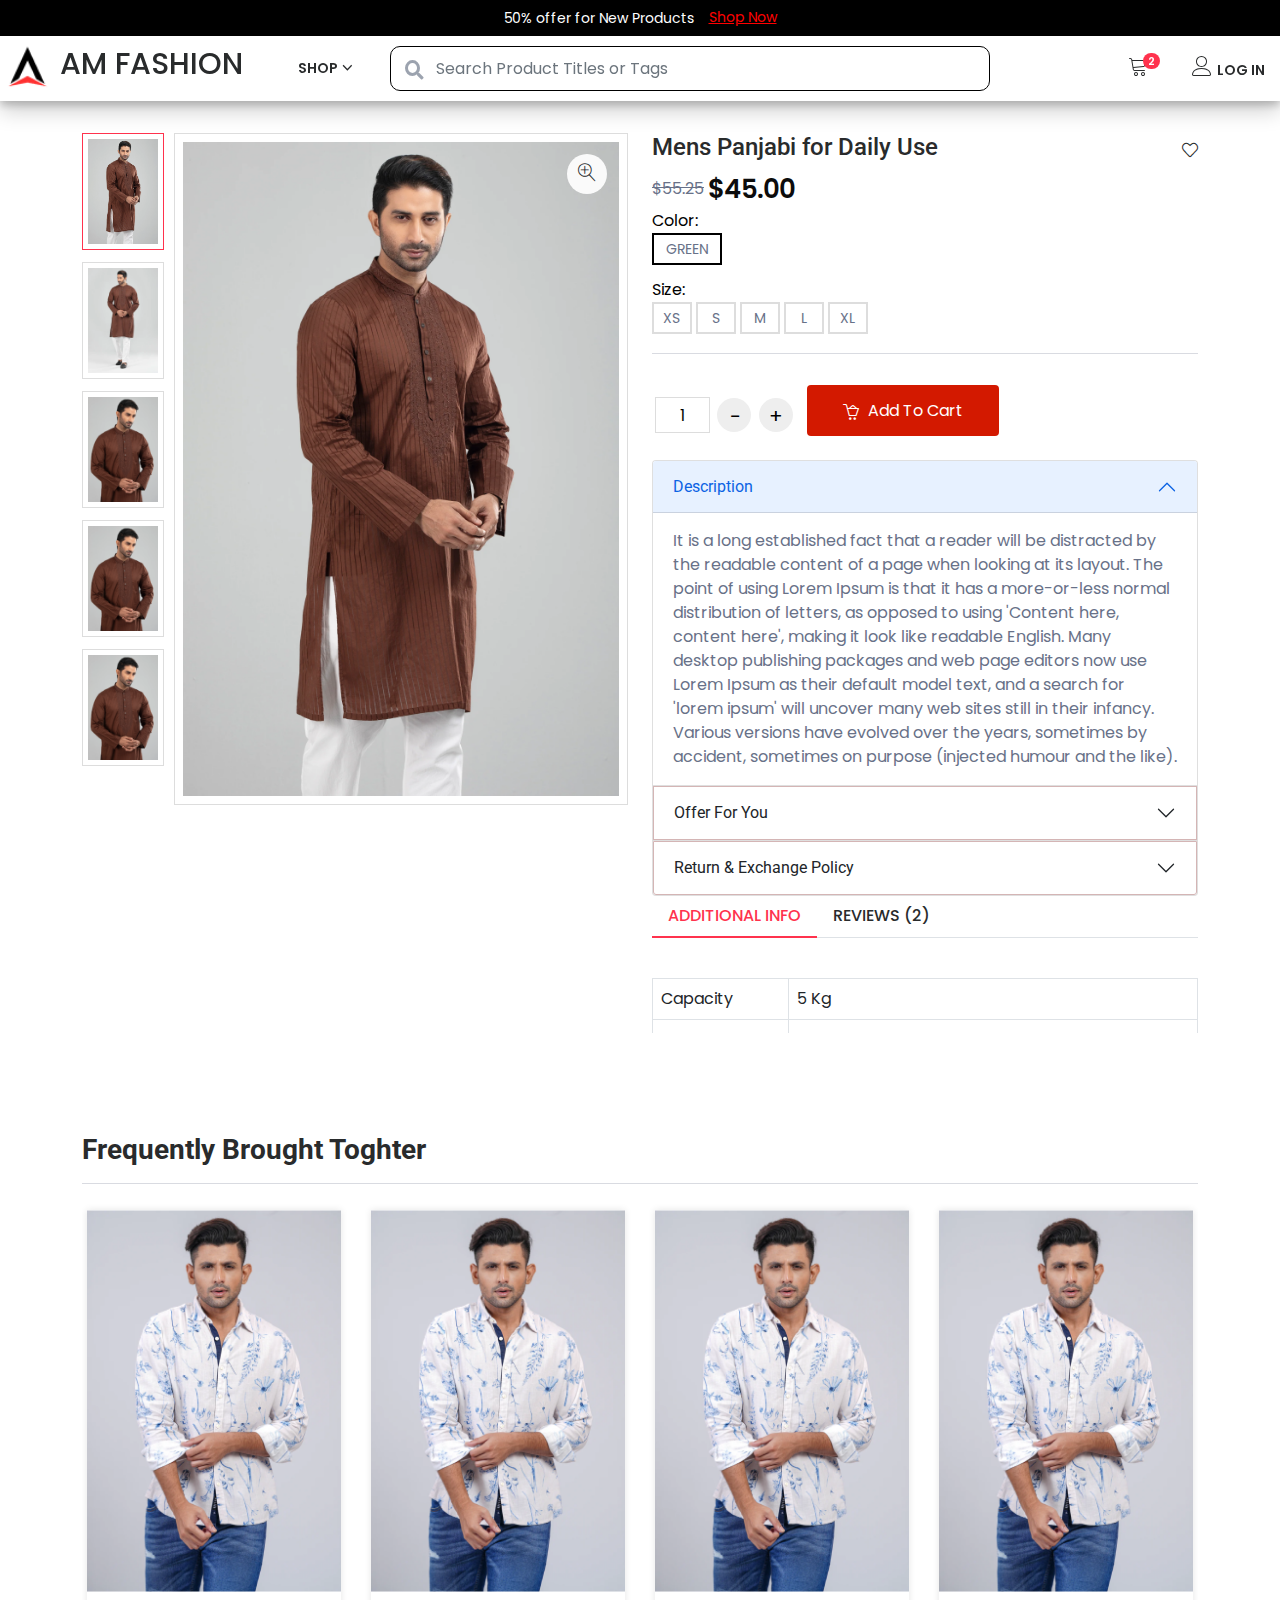
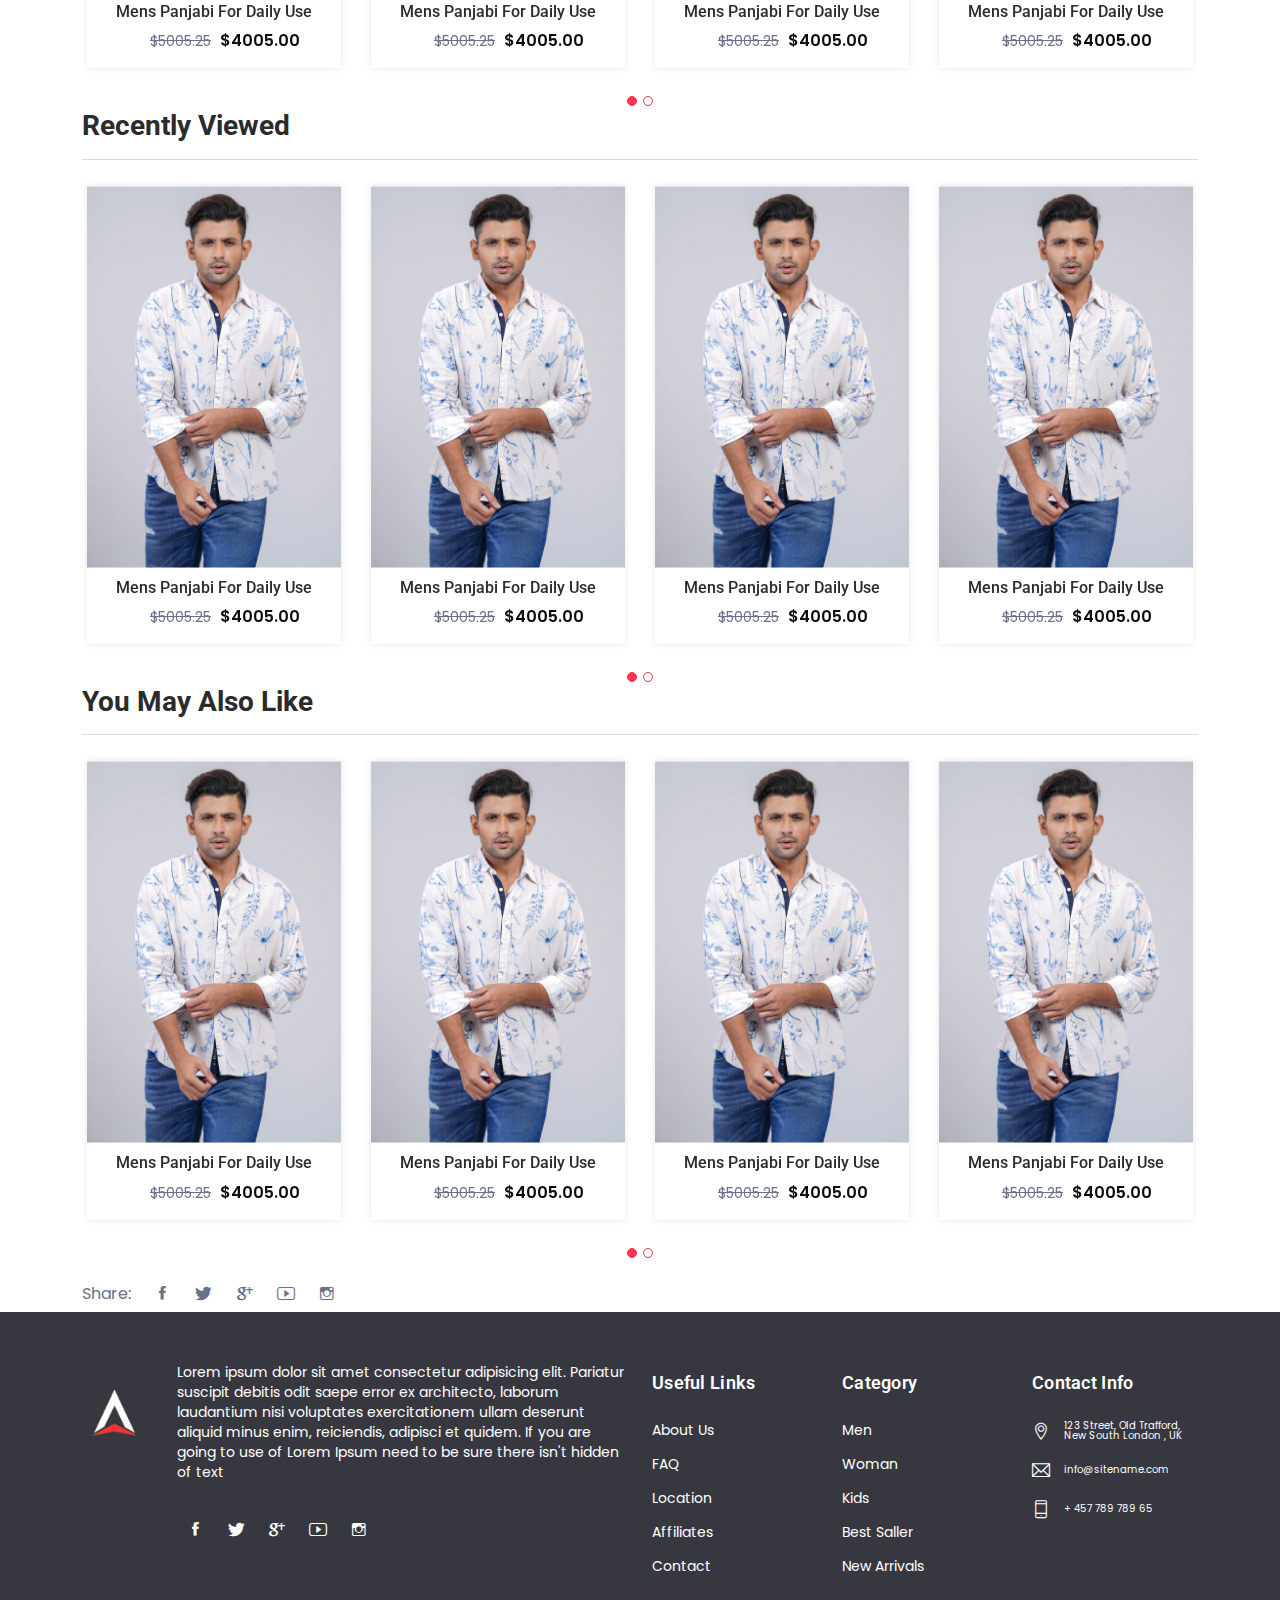
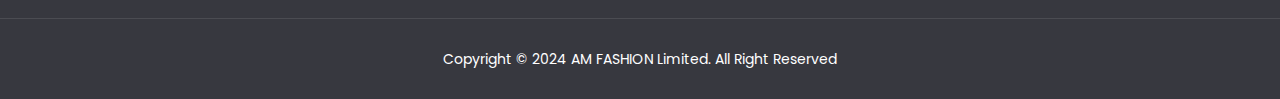
<file: shop_Details.html>
<!DOCTYPE html>
<html lang="en">

<head>
    <!-- Meta -->
    <meta charset="utf-8">
    <meta http-equiv="X-UA-Compatible" content="IE=edge">
    <meta content="Anil z" name="author">
    <meta name="viewport" content="width=device-width, initial-scale=1">
    <meta name="description"
        content="Shopwise is Powerful features and You Can Use The Perfect Build this Template For Any eCommerce Website. The template is built for sell Fashion Products, Shoes, Bags, Cosmetics, Clothes, Sunglasses, Furniture, Kids Products, Electronics, Stationery Products and Sporting Goods.">
    <meta name="keywords"
        content="ecommerce, electronics store, Fashion store, furniture store,  bootstrap 4, clean, minimal, modern, online store, responsive, retail, shopping, ecommerce store">

    <!-- SITE TITLE -->
    <title>AM FASHION</title>
    <!-- Favicon Icon -->
    <link rel="shortcut icon" type="image/x-icon" href="assets/images/Logo (1).png">
    <!-- Animation CSS -->
    <link rel="stylesheet" href="assets/css/animate.css">
    <!-- Latest Bootstrap min CSS -->
    <link rel="stylesheet" href="assets/bootstrap/css/bootstrap.min.css">
    <!-- Google Font -->
    <link href="https://fonts.googleapis.com/css?family=Roboto:100,300,400,500,700,900&display=swap" rel="stylesheet">
    <link href="https://fonts.googleapis.com/css?family=Poppins:200,300,400,500,600,700,800,900&display=swap"
        rel="stylesheet">

    <!-- font Oswald -->
    <link rel="preconnect" href="https://fonts.googleapis.com">
    <link rel="preconnect" href="https://fonts.gstatic.com" crossorigin>
    <link href="https://fonts.googleapis.com/css2?family=Oswald:wght@200..700&display=swap" rel="stylesheet">


    <!-- Icon Font CSS -->
    <link rel="stylesheet" href="assets/css/all.min.css">
    <link rel="stylesheet" href="assets/css/ionicons.min.css">
    <link rel="stylesheet" href="assets/css/themify-icons.css">
    <link rel="stylesheet" href="assets/css/linearicons.css">
    <link rel="stylesheet" href="assets/css/flaticon.css">
    <link rel="stylesheet" href="assets/css/simple-line-icons.css">
    <!--- owl carousel CSS-->
    <link rel="stylesheet" href="assets/owlcarousel/css/owl.carousel.min.css">
    <link rel="stylesheet" href="assets/owlcarousel/css/owl.theme.css">
    <link rel="stylesheet" href="assets/owlcarousel/css/owl.theme.default.min.css">
    <!-- Magnific Popup CSS -->
    <link rel="stylesheet" href="assets/css/magnific-popup.css">
    <!-- Slick CSS -->
    <link rel="stylesheet" href="assets/css/slick.css">
    <link rel="stylesheet" href="assets/css/slick-theme.css">
    <!-- Style CSS -->
    <link rel="stylesheet" href="assets/css/style.css">
    <link rel="stylesheet" href="assets/css/responsive.css">

    <style>
        .right-scrollbar::-webkit-scrollbar {
            display: none;
        }
    </style>

</head>

<body>

    <!-- LOADER -->
    <!-- <div class="preloader">
        <div class="lds-ellipsis">
            <span></span>
            <span></span>
            <span></span>
        </div>
    </div> -->
    <!-- END LOADER -->
    <!-- START HEADER -->
    <header class="header_wrap fixed-top header_with_topbar">
        <div class="top-header">
            <div class="container">
                <div class="row align-items-center">
                    <div class="col-12">
                        <ul class="contact_detail text-center">
                            <li></i><span>50% offer for New Products</span></li>
                            <li><a href="" class="Shop">Shop Now</a></li>
                        </ul>
                    </div>
                </div>
            </div>
        </div>
        <div class="bottom_header dark_skin main_menu_uppercase">
            <div class="">
                <nav class="navbar navbar-expand-lg"> 
                    <a class="navbar-brand" href="index.html">
                        <img class="" src="assets/images/Rectangle.png" alt="logo">
                        <span class="am-logo">AM FASHION</span>
                    </a>
                    <button class="navbar-toggler" type="button" data-bs-toggle="collapse" data-bs-target="#navbarSupportedContent" aria-expanded="false"> 
                        <span class="ion-android-menu"></span>
                    </button>
                    <div class="collapse navbar-collapse justify-content-center" id="navbarSupportedContent">
                        <ul class="navbar-nav">
                            <li class="dropdown dropdown-mega-menu">
                                <a class="dropdown-toggle nav-link" href="shop.html" data-bs-toggle="dropdown">Shop</a>
                                <div class="dropdown-menu">
                                    <ul class="mega-menu d-lg-flex">
                                        <li class="mega-menu-col col-lg-6">
                                            <h3 class="droph3">MEN -></h3>
                                            <ul class="d-lg-flex">
                                                <li class="col-lg-4 ">
                                                    <ul class="mega-ul"> 
                                                        <li class="dropdown-header">T-Shirt</li>
                                                        <li><a class="dropdown-item nav-link nav_item" href="shop-list.html">Regular T-shirt</a></li>
                                                        <li><a class="dropdown-item nav-link nav_item" href="shop-list-left-sidebar.html">Regular T-shirt</a></li>
                                                        <li><a class="dropdown-item nav-link nav_item" href="shop-list-right-sidebar.html">Regular T-shirt</a></li>
                                                        <li><a class="dropdown-item nav-link nav_item" href="shop-left-sidebar.html">Regular T-shirt</a></li>
                                                    </ul>
                                                </li>
                                                <li class=" col-lg-4">
                                                    <ul> 
                                                        <li class="dropdown-header">Jeans</li>
                                                        <li><a class="dropdown-item nav-link nav_item" href="shop-list.html">Regular T-shirt</a></li>
                                                        <li><a class="dropdown-item nav-link nav_item" href="shop-list-left-sidebar.html">Regular T-shirt</a></li>
                                                        <li><a class="dropdown-item nav-link nav_item" href="shop-list-right-sidebar.html">Regular T-shirt</a></li>
                                                        <li><a class="dropdown-item nav-link nav_item" href="shop-left-sidebar.html">Regular T-shirt</a></li>
                                                    </ul>
                                                </li>
                                                <li class="mega-menu-col col-lg-4">
                                                    <ul> 
                                                        <li class="dropdown-header">Accessories</li>
                                                        <li><a class="dropdown-item nav-link nav_item" href="shop-list.html">Regular T-shirt</a></li>
                                                        <li><a class="dropdown-item nav-link nav_item" href="shop-list-left-sidebar.html">Regular T-shirt</a></li>
                                                        <li><a class="dropdown-item nav-link nav_item" href="shop-list-right-sidebar.html">Regular T-shirt</a></li>
                                                        <li><a class="dropdown-item nav-link nav_item" href="shop-left-sidebar.html">Regular T-shirt</a></li>
                                                    </ul>
                                                </li>
                                            </ul>
                                        </li>
                                        <li class="mega-menu-col col-lg-4">
                                            <h3 class="droph3">WOMEN</h3>
                                            <ul class="d-lg-flex">
                                                <li class="col-lg-6">
                                                    <ul> 
                                                        <li class="dropdown-header">T-Shirt</li>
                                                        <li><a class="dropdown-item nav-link nav_item" href="shop-list.html">Regular T-shirt</a></li>
                                                        <li><a class="dropdown-item nav-link nav_item" href="shop-list-left-sidebar.html">Regular T-shirt</a></li>
                                                        <li><a class="dropdown-item nav-link nav_item" href="shop-list-right-sidebar.html">Regular T-shirt</a></li>
                                                        <li><a class="dropdown-item nav-link nav_item" href="shop-left-sidebar.html">Regular T-shirt</a></li>
                                                    </ul>
                                                </li>
                                                <li class=" col-lg-6">
                                                    <ul> 
                                                        <li class="dropdown-header">Jeans</li>
                                                        <li><a class="dropdown-item nav-link nav_item" href="shop-list.html">Regular T-shirt</a></li>
                                                        <li><a class="dropdown-item nav-link nav_item" href="shop-list-left-sidebar.html">Regular T-shirt</a></li>
                                                        <li><a class="dropdown-item nav-link nav_item" href="shop-list-right-sidebar.html">Regular T-shirt</a></li>
                                                        <li><a class="dropdown-item nav-link nav_item" href="shop-left-sidebar.html">Regular T-shirt</a></li>
                                                    </ul>
                                                </li>
                                            </ul>
                                        </li>
                                        <li class="mega-menu-col col-lg-2">
                                            <h3 class="droph3">KIDS</h3>
                                            <ul class="d-lg-flex">
                                                <li class="col-lg-2">
                                                    <ul> 
                                                        <li class="dropdown-header">T-Shirt</li>
                                                        <li><a class="dropdown-item nav-link nav_item" href="shop-list.html">Regular T-shirt</a></li>
                                                        <li><a class="dropdown-item nav-link nav_item" href="shop-list-left-sidebar.html">Regular T-shirt</a></li>
                                                        <li><a class="dropdown-item nav-link nav_item" href="shop-list-right-sidebar.html">Regular T-shirt</a></li>
                                                        <li><a class="dropdown-item nav-link nav_item" href="shop-left-sidebar.html">Regular T-shirt</a></li>
                                                    </ul>
                                                </li>
                                            </ul>
                                        </li>
                                    </ul>
                                    <ul class="mega-menu d-lg-flex">
                                        <li class="mega-menu-col col-lg-6">
                                            <ul class="d-lg-flex">
                                                <li class="col-lg-4 ">
                                                    <ul class="mega-ul"> 
                                                        <li class="dropdown-header">T-Shirt</li>
                                                        <li><a class="dropdown-item nav-link nav_item" href="shop-list.html">Regular T-shirt</a></li>
                                                        <li><a class="dropdown-item nav-link nav_item" href="shop-list-left-sidebar.html">Regular T-shirt</a></li>
                                                        <li><a class="dropdown-item nav-link nav_item" href="shop-list-right-sidebar.html">Regular T-shirt</a></li>
                                                        <li><a class="dropdown-item nav-link nav_item" href="shop-left-sidebar.html">Regular T-shirt</a></li>
                                                    </ul>
                                                </li>
                                                <li class=" col-lg-4">
                                                    <ul> 
                                                        <li class="dropdown-header">Jeans</li>
                                                        <li><a class="dropdown-item nav-link nav_item" href="shop-list.html">Regular T-shirt</a></li>
                                                        <li><a class="dropdown-item nav-link nav_item" href="shop-list-left-sidebar.html">Regular T-shirt</a></li>
                                                        <li><a class="dropdown-item nav-link nav_item" href="shop-list-right-sidebar.html">Regular T-shirt</a></li>
                                                        <li><a class="dropdown-item nav-link nav_item" href="shop-left-sidebar.html">Regular T-shirt</a></li>
                                                    </ul>
                                                </li>
                                                <li class="mega-menu-col col-lg-4">
                                                    <ul> 
                                                        <li class="dropdown-header">Accessories</li>
                                                        <li><a class="dropdown-item nav-link nav_item" href="shop-list.html">Regular T-shirt</a></li>
                                                        <li><a class="dropdown-item nav-link nav_item" href="shop-list-left-sidebar.html">Regular T-shirt</a></li>
                                                        <li><a class="dropdown-item nav-link nav_item" href="shop-list-right-sidebar.html">Regular T-shirt</a></li>
                                                        <li><a class="dropdown-item nav-link nav_item" href="shop-left-sidebar.html">Regular T-shirt</a></li>
                                                    </ul>
                                                </li>
                                            </ul>
                                        </li>
                                        <li class="mega-menu-col col-lg-4">
                                            <ul class="d-lg-flex">
                                                <li class="col-lg-6">
                                                    <ul> 
                                                        <li class="dropdown-header">T-Shirt</li>
                                                        <li><a class="dropdown-item nav-link nav_item" href="shop-list.html">Regular T-shirt</a></li>
                                                        <li><a class="dropdown-item nav-link nav_item" href="shop-list-left-sidebar.html">Regular T-shirt</a></li>
                                                        <li><a class="dropdown-item nav-link nav_item" href="shop-list-right-sidebar.html">Regular T-shirt</a></li>
                                                        <li><a class="dropdown-item nav-link nav_item" href="shop-left-sidebar.html">Regular T-shirt</a></li>
                                                    </ul>
                                                </li>
                                                <li class=" col-lg-6">
                                                    <ul> 
                                                        <li class="dropdown-header">Jeans</li>
                                                        <li><a class="dropdown-item nav-link nav_item" href="shop-list.html">Regular T-shirt</a></li>
                                                        <li><a class="dropdown-item nav-link nav_item" href="shop-list-left-sidebar.html">Regular T-shirt</a></li>
                                                        <li><a class="dropdown-item nav-link nav_item" href="shop-list-right-sidebar.html">Regular T-shirt</a></li>
                                                        <li><a class="dropdown-item nav-link nav_item" href="shop-left-sidebar.html">Regular T-shirt</a></li>
                                                    </ul>
                                                </li>
                                            </ul>
                                        </li>
                                        <li class="mega-menu-col col-lg-2">
                                            <ul class="d-lg-flex">
                                                <li class="col-lg-2">
                                                    <ul> 
                                                        <li class="dropdown-header">T-Shirt</li>
                                                        <li><a class="dropdown-item nav-link nav_item" href="shop-list.html">Regular T-shirt</a></li>
                                                        <li><a class="dropdown-item nav-link nav_item" href="shop-list-left-sidebar.html">Regular T-shirt</a></li>
                                                        <li><a class="dropdown-item nav-link nav_item" href="shop-list-right-sidebar.html">Regular T-shirt</a></li>
                                                        <li><a class="dropdown-item nav-link nav_item" href="shop-left-sidebar.html">Regular T-shirt</a></li>
                                                    </ul>
                                                </li>
                                            </ul>
                                        </li>
                                    </ul>
                                    <ul class="mega-menu d-lg-flex">
                                        <li class="mega-menu-col col-lg-6">
                                            <ul class="d-lg-flex">
                                                <li class="col-lg-4 ">
                                                    <ul class="mega-ul"> 
                                                        <li class="dropdown-header">T-Shirt</li>
                                                        <li><a class="dropdown-item nav-link nav_item" href="shop-list.html">Regular T-shirt</a></li>
                                                        <li><a class="dropdown-item nav-link nav_item" href="shop-list-left-sidebar.html">Regular T-shirt</a></li>
                                                        <li><a class="dropdown-item nav-link nav_item" href="shop-list-right-sidebar.html">Regular T-shirt</a></li>
                                                        <li><a class="dropdown-item nav-link nav_item" href="shop-left-sidebar.html">Regular T-shirt</a></li>
                                                    </ul>
                                                </li>
                                                <li class=" col-lg-4">
                                                    <ul> 
                                                        <li class="dropdown-header">Jeans</li>
                                                        <li><a class="dropdown-item nav-link nav_item" href="shop-list.html">Regular T-shirt</a></li>
                                                        <li><a class="dropdown-item nav-link nav_item" href="shop-list-left-sidebar.html">Regular T-shirt</a></li>
                                                        <li><a class="dropdown-item nav-link nav_item" href="shop-list-right-sidebar.html">Regular T-shirt</a></li>
                                                        <li><a class="dropdown-item nav-link nav_item" href="shop-left-sidebar.html">Regular T-shirt</a></li>
                                                    </ul>
                                                </li>
                                                <li class="mega-menu-col col-lg-4">
                                                    <ul> 
                                                        <li class="dropdown-header">Accessories</li>
                                                        <li><a class="dropdown-item nav-link nav_item" href="shop-list.html">Regular T-shirt</a></li>
                                                        <li><a class="dropdown-item nav-link nav_item" href="shop-list-left-sidebar.html">Regular T-shirt</a></li>
                                                        <li><a class="dropdown-item nav-link nav_item" href="shop-list-right-sidebar.html">Regular T-shirt</a></li>
                                                        <li><a class="dropdown-item nav-link nav_item" href="shop-left-sidebar.html">Regular T-shirt</a></li>
                                                    </ul>
                                                </li>
                                            </ul>
                                        </li>
                                        <li class="mega-menu-col col-lg-4">
                                            <ul class="d-lg-flex">
                                                <li class="col-lg-6">
                                                    <ul> 
                                                        <li class="dropdown-header">T-Shirt</li>
                                                        <li><a class="dropdown-item nav-link nav_item" href="shop-list.html">Regular T-shirt</a></li>
                                                        <li><a class="dropdown-item nav-link nav_item" href="shop-list-left-sidebar.html">Regular T-shirt</a></li>
                                                        <li><a class="dropdown-item nav-link nav_item" href="shop-list-right-sidebar.html">Regular T-shirt</a></li>
                                                        <li><a class="dropdown-item nav-link nav_item" href="shop-left-sidebar.html">Regular T-shirt</a></li>
                                                    </ul>
                                                </li>
                                                <li class=" col-lg-6">
                                                    <ul> 
                                                        <li class="dropdown-header">Jeans</li>
                                                        <li><a class="dropdown-item nav-link nav_item" href="shop-list.html">Regular T-shirt</a></li>
                                                        <li><a class="dropdown-item nav-link nav_item" href="shop-list-left-sidebar.html">Regular T-shirt</a></li>
                                                        <li><a class="dropdown-item nav-link nav_item" href="shop-list-right-sidebar.html">Regular T-shirt</a></li>
                                                        <li><a class="dropdown-item nav-link nav_item" href="shop-left-sidebar.html">Regular T-shirt</a></li>
                                                    </ul>
                                                </li>
                                            </ul>
                                        </li>
                                        <li class="mega-menu-col col-lg-2">
                                            <ul class="d-lg-flex">
                                                <li class="col-lg-2">
                                                    <ul> 
                                                        <li class="dropdown-header">T-Shirt</li>
                                                        <li><a class="dropdown-item nav-link nav_item" href="shop-list.html">Regular T-shirt</a></li>
                                                        <li><a class="dropdown-item nav-link nav_item" href="shop-list-left-sidebar.html">Regular T-shirt</a></li>
                                                        <li><a class="dropdown-item nav-link nav_item" href="shop-list-right-sidebar.html">Regular T-shirt</a></li>
                                                        <li><a class="dropdown-item nav-link nav_item" href="shop-left-sidebar.html">Regular T-shirt</a></li>
                                                    </ul>
                                                </li>
                                            </ul>
                                        </li>
                                    </ul>
                                </div>
                            </li>
                        </ul>
                    </div>
                    <div class="product_search_form">
                        <div class="form">
                            <i class="fa fa-search"></i>
                            <input type="text" class="form-control form-input" placeholder="Search Product Titles or Tags">
                        </div>
                    </div>
                    <ul class="navbar-nav attr-nav align-items-center"  id="navbarSupportedContent">
                        <li class="dropdown cart_dropdowns"><a href="cart_page.html" class="nav-link cart_trigger" data-bs-toggle="dropdown"><i class="linearicons-cart"></i><span class="cart_count">2</span></a>
                            <div class="cart_box dropdown-menu dropdown-menu-right">
                                <ul class="cart_list" style="max-height: 600px !important">
                                        <li>
                                            <a href="#" class="item_remove"><i class="ion-close"></i></a>
                                            <a href="#"><img src="assets/images/image 19.png" alt="cart_thumb2">Ornare sed consequat</a>
                                            <span class="cart_quantity">Color: 
                                            <span class="cart_amount">
                                                <select name="" id="">
                                                    <option value="Green">Green</option>
                                                    <option value="Red">Red</option>
                                                    <option value="Yellow">Yellow</option>
                                                </select>
                                            </span></span>
                                            <span class="cart_quantity">Size: 
                                                <span class="cart_amount">
                                                    <select name="" id="">
                                                        <option value="Green">L</option>
                                                        <option value="Red">XL</option>
                                                        <option value="Yellow">XXL</option>
                                                    </select>
                                                </span></span>
                                            <span class="cart_quantity">Unit Price:<span class="cart_amount"> <span class="price_symbole">$81.00</span></span></span>
                                          
                                        </li>
                                        <li>
                                            <a href="#" class="item_remove"><i class="ion-close"></i></a>
                                            <a href="#"><img src="assets/images/image 22.png" alt="cart_thumb2">Ornare sed consequat</a>
                                            <span class="cart_quantity">Color: 
                                            <span class="cart_amount">
                                                <select name="" id="">
                                                    <option value="Green">Green</option>
                                                    <option value="Red">Red</option>
                                                    <option value="Yellow">Yellow</option>
                                                </select>
                                            </span></span>
                                            <span class="cart_quantity">Size: 
                                                <span class="cart_amount">
                                                    <select name="" id="">
                                                        <option value="Green">L</option>
                                                        <option value="Red">XL</option>
                                                        <option value="Yellow">XXL</option>
                                                    </select>
                                                </span></span>
                                            <span class="cart_quantity">Unit Price:<span class="cart_amount"> <span class="price_symbole">$81.00</span></span></span>
                                          
                                        </li>
                                        <li>
                                            <a href="#" class="item_remove"><i class="ion-close"></i></a>
                                            <a href="#"><img src="assets/images/image 8 (4).png" alt="cart_thumb2">Ornare sed consequat</a>
                                            <span class="cart_quantity">Color: 
                                            <span class="cart_amount">
                                                <select name="" id="">
                                                    <option value="Green">Green</option>
                                                    <option value="Red">Red</option>
                                                    <option value="Yellow">Yellow</option>
                                                </select>
                                            </span></span>
                                            <span class="cart_quantity">Size: 
                                                <span class="cart_amount">
                                                    <select name="" id="">
                                                        <option value="Green">L</option>
                                                        <option value="Red">XL</option>
                                                        <option value="Yellow">XXL</option>
                                                    </select>
                                                </span></span>
                                            <span class="cart_quantity">Unit Price:<span class="cart_amount"> <span class="price_symbole">$81.00</span></span></span>
                                        </li>
                                        <h5 class="p-2">You May Also LIKE</h5>
                                        <div class="col-md-12 p-2">
                                            <div id="carouselExample" class="carousel slide">
                                                <div class="carousel-inner">
                                                  <div class="carousel-item active ">
                                                    <div class="col-12 row">
                                                        <div class="col-4"><img src="/assets/images/image 8 (1).png" alt=""></div>
                                                        <div class="col-4"><img src="/assets/images/image 8 (2).png" alt=""></div>
                                                        <div class="col-4"><img src="/assets/images/image 8 (3).png" alt=""></div>
                                                    </div>
                                                  </div>
                                                  <div class="carousel-item">
                                                    <div class="col-12 row">
                                                        <div class="col-4"><img src="/assets/images/image 8 (4).png" alt=""></div>
                                                        <div class="col-4"><img src="/assets/images/image 8 (5).png" alt=""></div>
                                                        <div class="col-4"><img src="/assets/images/image 8 (6).png" alt=""></div>
                                                    </div>
                                                  </div>                 
                                                </div>
                                                <button class="carousel-control-prev" type="button" data-bs-target="#carouselExample" data-bs-slide="prev">
                                                  <span class="carousel-control-prev-icon" aria-hidden="false"></span>
                                                  <span class="visually-hidden">Previous</span>
                                                </button>
                                                <button class="carousel-control-next" type="button" data-bs-target="#carouselExample" data-bs-slide="next">
                                                  <span class="carousel-control-next-icon" aria-hidden="true"></span>
                                                  <span class="visually-hidden">Next</span>
                                                </button>
                                              </div>
                                        </div>
                                        <div class="cart_footer">
                                            <p class="cart_total"><strong>Subtotal:</strong> <span class="cart_price"> <span class="price_symbole">$</span></span>159.00</p>
                                            <p class="cart_buttons"><a href="#" class="btn btn-fill-line btn-radius view-cart">Checkout</a></p>
                                        </div>
                                </ul>
                            </div>
                        </li>
                        <li>
                            <a href="cart_page.html" class="nav-link mobile_cart"><i class="linearicons-cart"></i><span class="cart_count">2</span></a>
                        </li>
                        <li>
                            <a href="#" class="nav-link"><i class="linearicons-user"></i><span class="log">Log
                                    in</span></a>
                        </li>

                    </ul>
                </nav>
            </div>
        </div>
    </header>
    <div class="p-3"></div>
   
    <!-- START MAIN CONTENT -->
<div class="main_content">

    <!-- START SECTION SHOP -->
    <div class="section">
        <div class="container">
            <div class="row">
                <div class="col-lg-6 col-md-6 mb-4 mb-md-0">
                  <div class="product-image vertical_gallery">
                        <div id="pr_item_gallery" class="product_gallery_item slick_slider" data-vertical="true" data-vertical-swiping="true" data-slides-to-show="5" data-slides-to-scroll="1" data-infinite="false">
                            <div class="item">
                                <a href="#" class="product_gallery_item active" data-image="assets/images/Image (2).png" data-zoom-image="assets/images/Image (2).png">
                                    <img src="assets/images/Image (2).png" alt="product_small_img1" />
                                </a>
                            </div>
                           
                            <div class="item">
                                <a href="#" class="product_gallery_item" data-image="assets/images/image 29 (1).png" data-zoom-image="assets/images/image 29 (1).png">
                                    <img src="assets/images/image 29 (1).png" alt="product_small_img3" />
                                </a>
                            </div>
                            <div class="item">
                                <a href="#" class="product_gallery_item" data-image="assets/images/3.png" data-zoom-image="assets/images/3.png">
                                    <img src="assets/images/3.png" alt="product_small_img4" />
                                </a>
                            </div>
                            <div class="item">
                                <a href="#" class="product_gallery_item" data-image="assets/images/3.png" data-zoom-image="assets/images/3.png">
                                    <img src="assets/images/3.png" alt="product_small_img4" />
                                </a>
                            </div>
                            <div class="item">
                                <a href="#" class="product_gallery_item" data-image="assets/images/3.png" data-zoom-image="assets/images/3.png">
                                    <img src="assets/images/3.png" alt="product_small_img4" />
                                </a>
                            </div>
                        </div>
                        <div class="product_img_box">
                            <img id="product_img" src='assets/images/Image (2).png' data-zoom-image="assets/images/Image (2).png" alt="product_img1" />
                            <a href="#" class="product_img_zoom" title="Zoom">
                                <span class="linearicons-zoom-in"></span>
                            </a>
                        </div>
                    </div>
                </div>
                <div class="col-lg-6 col-md-6 right-scrollbar" style="max-height: 900px;overflow: auto;">
                    <div class="pr_detail">
                        <div class="product_description">
                            <div class="rating_wrap">
                                   <a class="add_wishlist" href="#"><i class="icon-heart"></i></a>
                            </div>
                            <h4 class="product_title"><a href="#">Mens Panjabi for Daily Use</a></h4>
                            <div class="product_prices">
                                <del>$55.25</del>
                                <span class="price">$45.00</span>
                               
                            </div>
                            <div class="pr_switch_wrap">
                                <span class="switch_lable_color">Color:</span><br>
                                <div class="product_size_switch_color">
                                    <span>Green</span>
                                   
                                </div>
                            </div>
                            <div class="pr_switch_wrap">
                                <span class="switch_lable">Size:</span><br>
                                <div class="product_size_switch">
                                    <span>xs</span>
                                    <span>s</span>
                                    <span>m</span>
                                    <span>l</span>
                                    <span>xl</span>
                                </div>
                            </div>
                        </div>
                        <hr />
                        <div class="cart_extra">
                            <div class="cart-product-quantity">
                                <div class="quantity">
                                    <input type="button" value="-" class="minus">
                                    <input type="text" name="quantity" value="1" title="Qty" class="qty" size="4">
                                    <input type="button" value="+" class="plus">
                                </div>
                            </div>
                            <div class="cart_btn mb-4">
                                <button class="btn btn-fill-outes btn-addtocart" type="button"><i class="icon-basket-loaded"></i> Add to cart</button>
                                
                            </div>
                        </div> 
                        <div class="accordion" id="accordionExample">
                            <div class="accordion-item">
                              <h2 class="accordion-header" id="headingOne">
                                <button class="accordion-button" type="button" data-bs-toggle="collapse" data-bs-target="#collapseOne" aria-expanded="true" aria-controls="collapseOne">
                                  Description
                                </button>
                              </h2>
                              <div id="collapseOne" class="accordion-collapse collapse show" aria-labelledby="headingOne" data-bs-parent="#accordionExample">
                                <div class="accordion-body">
                                    It is a long established fact that a reader will be distracted by the readable content of a page when looking at its layout. The point of using Lorem Ipsum is that it has a more-or-less normal distribution of letters, as opposed to using 'Content here, content here', making it look like readable English. Many desktop publishing packages and web page editors now use Lorem Ipsum as their default model text, and a search for 'lorem ipsum' will uncover many web sites still in their infancy. Various versions have evolved over the years, sometimes by accident, sometimes on purpose (injected humour and the like).
                                </div>
                              </div>
                            </div>
                            <div class="accordion-item">
                              <h2 class="accordion-header" id="headingTwo">
                                <button class="accordion-button collapsed" type="button" data-bs-toggle="collapse" data-bs-target="#collapseTwo" aria-expanded="false" aria-controls="collapseTwo">
                                    Offer For You
                                </button>
                              </h2>
                              <div id="collapseTwo" class="accordion-collapse collapse" aria-labelledby="headingTwo" data-bs-parent="#accordionExample">
                                <div class="accordion-body">
                                    It is a long established fact that a reader will be distracted by the readable content of a page when looking at its layout. The point of using Lorem Ipsum is that it has a more-or-less normal distribution of letters, as opposed to using 'Content here, content here', making it look like readable English. Many desktop publishing packages and web page editors now use
                                </div>
                              </div>
                            </div>
                            <div class="accordion-item">
                              <h2 class="accordion-header" id="headingThree">
                                <button class="accordion-button collapsed" type="button" data-bs-toggle="collapse" data-bs-target="#collapseThree" aria-expanded="false" aria-controls="collapseThree">
                                    Return & Exchange Policy
                                </button>
                              </h2>
                              <div id="collapseThree" class="accordion-collapse collapse" aria-labelledby="headingThree" data-bs-parent="#accordionExample">
                                <div class="accordion-body">
                                    It is a long established fact that a reader will be distracted by the readable content of a page when looking at its layout. The point of using Lorem Ipsum is that it has a more-or-less normal distribution of letters, as opposed to using 'Content here, content here', making it look like readable English. Many desktop publishing packages and web page editors now use
                                </div>
                              </div>
                            </div>
                          </div>                     
                        <div class="row">
                            <div class="col-12">
                                <div class="tab-style3">
                                    <ul class="nav nav-tabs" role="tablist">
                                     
                                          <li class="nav-item ">
                                            <a class="nav-link active" id="Additional-info-tab" data-bs-toggle="tab" href="#Additional-info" role="tab" aria-controls="Additional-info" aria-selected="false">Additional info</a>
                                          </li>
                                          <li class="nav-item">
                                            <a class="nav-link" id="Reviews-tab" data-bs-toggle="tab" href="#Reviews" role="tab" aria-controls="Reviews" aria-selected="false">Reviews (2)</a>
                                          </li>
                                    </ul>
                                    <div class="tab-content shop_info_tab">
                                         
                                          <div class="tab-pane fade show active" id="Additional-info" role="tabpanel" aria-labelledby="Additional-info-tab">
                                            <table class="table table-bordered">
                                                <tr>
                                                    <td>Capacity</td>
                                                    <td>5 Kg</td>
                                                </tr>
                                                <tr>
                                                    <td>Color</td>
                                                    <td>Black, Brown, Red,</td>
                                                </tr>
                                                <tr>
                                                    <td>Water Resistant</td>
                                                    <td>Yes</td>
                                                </tr>
                                                <tr>
                                                    <td>Material</td>
                                                    <td>Artificial Leather</td>
                                                </tr>
                                            </table>
                                          </div>
                                          <div class="tab-pane fade" id="Reviews" role="tabpanel" aria-labelledby="Reviews-tab">
                                            <div class="comments">
                                                <h5 class="product_tab_title">2 Review For <span>Blue Dress For Woman</span></h5>
                                                <ul class="list_none comment_list mt-4">
                                                    <li>
                                                        <div class="comment_img">
                                                            <img src="assets/images/user1.jpg" alt="user1"/>
                                                        </div>
                                                        <div class="comment_block">
                                                            <div class="rating_wrap">
                                                                <div class="rating">
                                                                    <div class="product_rate" style="width:80%"></div>
                                                                </div>
                                                            </div>
                                                            <p class="customer_meta">
                                                                <span class="review_author">Alea Brooks</span>
                                                                <span class="comment-date">March 5, 2018</span>
                                                            </p>
                                                            <div class="description">
                                                                <p>Lorem Ipsumin gravida nibh vel velit auctor aliquet. Aenean sollicitudin, lorem quis bibendum auctor, nisi elit consequat ipsum, nec sagittis sem nibh id elit. Duis sed odio sit amet nibh vulputate</p>
                                                            </div>
                                                        </div>
                                                    </li>
                                                    <li>
                                                        <div class="comment_img">
                                                            <img src="assets/images/user2.jpg" alt="user2"/>
                                                        </div>
                                                        <div class="comment_block">
                                                            <div class="rating_wrap">
                                                                <div class="rating">
                                                                    <div class="product_rate" style="width:60%"></div>
                                                                </div>
                                                            </div>
                                                            <p class="customer_meta">
                                                                <span class="review_author">Grace Wong</span>
                                                                <span class="comment-date">June 17, 2018</span>
                                                            </p>
                                                            <div class="description">
                                                                <p>It is a long established fact that a reader will be distracted by the readable content of a page when looking at its layout. The point of using Lorem Ipsum is that it has a more-or-less normal distribution of letters</p>
                                                            </div>
                                                        </div>
                                                    </li>
                                                </ul>
                                            </div>
                                            <div class="review_form field_form">
                                                <h5>Add a review</h5>
                                                <form class="row mt-3">
                                                    <div class="form-group col-12 mb-3">
                                                        <div class="star_rating">
                                                            <span data-value="1"><i class="far fa-star"></i></span>
                                                            <span data-value="2"><i class="far fa-star"></i></span> 
                                                            <span data-value="3"><i class="far fa-star"></i></span>
                                                            <span data-value="4"><i class="far fa-star"></i></span>
                                                            <span data-value="5"><i class="far fa-star"></i></span>
                                                        </div>
                                                    </div>
                                                    <div class="form-group col-12 mb-3">
                                                        <textarea required="required" placeholder="Your review *" class="form-control" name="message" rows="4"></textarea>
                                                    </div>
                                                    <div class="form-group col-md-6 mb-3">
                                                        <input required="required" placeholder="Enter Name *" class="form-control" name="name" type="text">
                                                     </div>
                                                    <div class="form-group col-md-6 mb-3">
                                                        <input required="required" placeholder="Enter Email *" class="form-control" name="email" type="email">
                                                    </div>
                                                   
                                                    <div class="form-group col-12 mb-3">
                                                        <button type="submit" class="btn btn-fill-out" name="submit" value="Submit">Submit Review</button>
                                                    </div>
                                                </form>
                                            </div>
                                          </div>
                                    </div>
                                </div>
                            </div>
                        </div>
                        <div class="row">
                            <div class="col-12">
                                <div class="small_divider"></div>
                                <div class="divider"></div>
                                <div class="medium_divider"></div>
                            </div>
                        </div>
                        
                    </div>
                </div>
            </div>
            <div class="row">
                <div class="col-12">
                    <div class="large_divider clearfix"></div>
                </div>
            </div>
            <div class="row">
                <div class="col-12">
                    <div class="heading_s1">
                        <h3>Frequently Brought Toghter</h3>
                        <hr>
                    </div>
                    <div class="releted_product_slider carousel_slider owl-carousel owl-theme" data-margin="20" data-responsive='{"0":{"items": "1"}, "481":{"items": "2"}, "768":{"items": "3"}, "1199":{"items": "4"}}'>
                        <div class="item">
                            <div class="product">
                                <div class="product_img">
                                    <a href="shop-product-detail.html">
                                        <img src="assets/images/image 8 (6).png" alt="product_img1">
                                    </a>
                                    <div class="product_action_box">
                                        <ul class="list_none pr_action_btn">
                                            <li class="add-to-cart"><a href="#"><i class="icon-basket-loaded"></i> Add To Cart</a></li>
                                            <li><a href="shop-compare.html" class="popup-ajax"><i class="icon-shuffle"></i></a></li>
                                            <li><a href="shop-quick-view.html" class="popup-ajax"><i class="icon-magnifier-add"></i></a></li>
                                            <li><a href="#"><i class="icon-heart"></i></a></li>
                                        </ul>
                                    </div>
                                </div>
                                <div class="product_info">
                                    <h6 class="product_title"><a href="shop-product-detail.html">Mens Panjabi for Daily Use</a></h6>
                                    <div class="product_price">
                                        <del>$5005.25</del>
                                        <span class="price">$4005.00</span>
                                    </div>
                                </div>
                            </div>
                        </div>
                        <div class="item">
                            <div class="product">
                                <div class="product_img">
                                    <a href="shop-product-detail.html">
                                        <img src="assets/images/image 8 (6).png" alt="product_img1">
                                    </a>
                                    <div class="product_action_box">
                                        <ul class="list_none pr_action_btn">
                                            <li class="add-to-cart"><a href="#"><i class="icon-basket-loaded"></i> Add To Cart</a></li>
                                            <li><a href="shop-compare.html" class="popup-ajax"><i class="icon-shuffle"></i></a></li>
                                            <li><a href="shop-quick-view.html" class="popup-ajax"><i class="icon-magnifier-add"></i></a></li>
                                            <li><a href="#"><i class="icon-heart"></i></a></li>
                                        </ul>
                                    </div>
                                </div>
                                <div class="product_info">
                                    <h6 class="product_title"><a href="shop-product-detail.html">Mens Panjabi for Daily Use</a></h6>
                                    <div class="product_price">
                                        <del>$5005.25</del>
                                        <span class="price">$4005.00</span>
                                    </div>
                                </div>
                            </div>
                        </div>
                        <div class="item">
                            <div class="product">
                                <div class="product_img">
                                    <a href="shop-product-detail.html">
                                        <img src="assets/images/image 8 (6).png" alt="product_img1">
                                    </a>
                                    <div class="product_action_box">
                                        <ul class="list_none pr_action_btn">
                                            <li class="add-to-cart"><a href="#"><i class="icon-basket-loaded"></i> Add To Cart</a></li>
                                            <li><a href="shop-compare.html" class="popup-ajax"><i class="icon-shuffle"></i></a></li>
                                            <li><a href="shop-quick-view.html" class="popup-ajax"><i class="icon-magnifier-add"></i></a></li>
                                            <li><a href="#"><i class="icon-heart"></i></a></li>
                                        </ul>
                                    </div>
                                </div>
                                <div class="product_info">
                                    <h6 class="product_title"><a href="shop-product-detail.html">Mens Panjabi for Daily Use</a></h6>
                                    <div class="product_price">
                                        <del>$5005.25</del>
                                        <span class="price">$4005.00</span>
                                    </div>
                                </div>
                            </div>
                        </div>
                        <div class="item">
                            <div class="product">
                                <div class="product_img">
                                    <a href="shop-product-detail.html">
                                        <img src="assets/images/image 8 (6).png" alt="product_img1">
                                    </a>
                                    <div class="product_action_box">
                                        <ul class="list_none pr_action_btn">
                                            <li class="add-to-cart"><a href="#"><i class="icon-basket-loaded"></i> Add To Cart</a></li>
                                            <li><a href="shop-compare.html" class="popup-ajax"><i class="icon-shuffle"></i></a></li>
                                            <li><a href="shop-quick-view.html" class="popup-ajax"><i class="icon-magnifier-add"></i></a></li>
                                            <li><a href="#"><i class="icon-heart"></i></a></li>
                                        </ul>
                                    </div>
                                </div>
                                <div class="product_info">
                                    <h6 class="product_title"><a href="shop-product-detail.html">Mens Panjabi for Daily Use</a></h6>
                                    <div class="product_price">
                                        <del>$5005.25</del>
                                        <span class="price">$4005.00</span>
                                    </div>
                                </div>
                            </div>
                        </div>
                        <div class="item">
                            <div class="product">
                                <div class="product_img">
                                    <a href="shop-product-detail.html">
                                        <img src="assets/images/image 8 (6).png" alt="product_img1">
                                    </a>
                                    <div class="product_action_box">
                                        <ul class="list_none pr_action_btn">
                                            <li class="add-to-cart"><a href="#"><i class="icon-basket-loaded"></i> Add To Cart</a></li>
                                            <li><a href="shop-compare.html" class="popup-ajax"><i class="icon-shuffle"></i></a></li>
                                            <li><a href="shop-quick-view.html" class="popup-ajax"><i class="icon-magnifier-add"></i></a></li>
                                            <li><a href="#"><i class="icon-heart"></i></a></li>
                                        </ul>
                                    </div>
                                </div>
                                <div class="product_info">
                                    <h6 class="product_title"><a href="shop-product-detail.html">Mens Panjabi for Daily Use</a></h6>
                                    <div class="product_price">
                                        <del>$5005.25</del>
                                        <span class="price">$4005.00</span>
                                    </div>
                                  
                                </div>
                            </div>
                        </div>
                    </div>
                </div>
            </div>
            <div class="row">
                <div class="col-12">
                    <div class="heading_s1">
                        <h3>Recently Viewed</h3>
                        <hr>
                    </div>
                    <div class="releted_product_slider carousel_slider owl-carousel owl-theme" data-margin="20" data-responsive='{"0":{"items": "1"}, "481":{"items": "2"}, "768":{"items": "3"}, "1199":{"items": "4"}}'>
                        <div class="item">
                            <div class="product">
                                <div class="product_img">
                                    <a href="shop-product-detail.html">
                                        <img src="assets/images/image 8 (6).png" alt="product_img1">
                                    </a>
                                    <div class="product_action_box">
                                        <ul class="list_none pr_action_btn">
                                            <li class="add-to-cart"><a href="#"><i class="icon-basket-loaded"></i> Add To Cart</a></li>
                                            <li><a href="shop-compare.html" class="popup-ajax"><i class="icon-shuffle"></i></a></li>
                                            <li><a href="shop-quick-view.html" class="popup-ajax"><i class="icon-magnifier-add"></i></a></li>
                                            <li><a href="#"><i class="icon-heart"></i></a></li>
                                        </ul>
                                    </div>
                                </div>
                                <div class="product_info">
                                    <h6 class="product_title"><a href="shop-product-detail.html">Mens Panjabi for Daily Use</a></h6>
                                    <div class="product_price">
                                        <del>$5005.25</del>
                                        <span class="price">$4005.00</span>
                                    </div>
                                </div>
                            </div>
                        </div>
                        <div class="item">
                            <div class="product">
                                <div class="product_img">
                                    <a href="shop-product-detail.html">
                                        <img src="assets/images/image 8 (6).png" alt="product_img1">
                                    </a>
                                    <div class="product_action_box">
                                        <ul class="list_none pr_action_btn">
                                            <li class="add-to-cart"><a href="#"><i class="icon-basket-loaded"></i> Add To Cart</a></li>
                                            <li><a href="shop-compare.html" class="popup-ajax"><i class="icon-shuffle"></i></a></li>
                                            <li><a href="shop-quick-view.html" class="popup-ajax"><i class="icon-magnifier-add"></i></a></li>
                                            <li><a href="#"><i class="icon-heart"></i></a></li>
                                        </ul>
                                    </div>
                                </div>
                                <div class="product_info">
                                    <h6 class="product_title"><a href="shop-product-detail.html">Mens Panjabi for Daily Use</a></h6>
                                    <div class="product_price">
                                        <del>$5005.25</del>
                                        <span class="price">$4005.00</span>
                                    </div>
                                </div>
                            </div>
                        </div>
                        <div class="item">
                            <div class="product">
                                <div class="product_img">
                                    <a href="shop-product-detail.html">
                                        <img src="assets/images/image 8 (6).png" alt="product_img1">
                                    </a>
                                    <div class="product_action_box">
                                        <ul class="list_none pr_action_btn">
                                            <li class="add-to-cart"><a href="#"><i class="icon-basket-loaded"></i> Add To Cart</a></li>
                                            <li><a href="shop-compare.html" class="popup-ajax"><i class="icon-shuffle"></i></a></li>
                                            <li><a href="shop-quick-view.html" class="popup-ajax"><i class="icon-magnifier-add"></i></a></li>
                                            <li><a href="#"><i class="icon-heart"></i></a></li>
                                        </ul>
                                    </div>
                                </div>
                                <div class="product_info">
                                    <h6 class="product_title"><a href="shop-product-detail.html">Mens Panjabi for Daily Use</a></h6>
                                    <div class="product_price">
                                        <del>$5005.25</del>
                                        <span class="price">$4005.00</span>
                                    </div>
                                </div>
                            </div>
                        </div>
                        <div class="item">
                            <div class="product">
                                <div class="product_img">
                                    <a href="shop-product-detail.html">
                                        <img src="assets/images/image 8 (6).png" alt="product_img1">
                                    </a>
                                    <div class="product_action_box">
                                        <ul class="list_none pr_action_btn">
                                            <li class="add-to-cart"><a href="#"><i class="icon-basket-loaded"></i> Add To Cart</a></li>
                                            <li><a href="shop-compare.html" class="popup-ajax"><i class="icon-shuffle"></i></a></li>
                                            <li><a href="shop-quick-view.html" class="popup-ajax"><i class="icon-magnifier-add"></i></a></li>
                                            <li><a href="#"><i class="icon-heart"></i></a></li>
                                        </ul>
                                    </div>
                                </div>
                                <div class="product_info">
                                    <h6 class="product_title"><a href="shop-product-detail.html">Mens Panjabi for Daily Use</a></h6>
                                    <div class="product_price">
                                        <del>$5005.25</del>
                                        <span class="price">$4005.00</span>
                                    </div>
                                </div>
                            </div>
                        </div>
                        <div class="item">
                            <div class="product">
                                <div class="product_img">
                                    <a href="shop-product-detail.html">
                                        <img src="assets/images/image 8 (6).png" alt="product_img1">
                                    </a>
                                    <div class="product_action_box">
                                        <ul class="list_none pr_action_btn">
                                            <li class="add-to-cart"><a href="#"><i class="icon-basket-loaded"></i> Add To Cart</a></li>
                                            <li><a href="shop-compare.html" class="popup-ajax"><i class="icon-shuffle"></i></a></li>
                                            <li><a href="shop-quick-view.html" class="popup-ajax"><i class="icon-magnifier-add"></i></a></li>
                                            <li><a href="#"><i class="icon-heart"></i></a></li>
                                        </ul>
                                    </div>
                                </div>
                                <div class="product_info">
                                    <h6 class="product_title"><a href="shop-product-detail.html">Mens Panjabi for Daily Use</a></h6>
                                    <div class="product_price">
                                        <del>$5005.25</del>
                                        <span class="price">$4005.00</span>
                                    </div>
                                  
                                </div>
                            </div>
                        </div>
                    </div>
                </div>
            </div>
            <div class="row">
                <div class="col-12">
                    <div class="heading_s1">
                        <h3>You May Also Like</h3>
                        <hr>
                    </div>
                    <div class="releted_product_slider carousel_slider owl-carousel owl-theme" data-margin="20" data-responsive='{"0":{"items": "1"}, "481":{"items": "2"}, "768":{"items": "3"}, "1199":{"items": "4"}}'>
                        <div class="item">
                            <div class="product">
                                <div class="product_img">
                                    <a href="shop-product-detail.html">
                                        <img src="assets/images/image 8 (6).png" alt="product_img1">
                                    </a>
                                    <div class="product_action_box">
                                        <ul class="list_none pr_action_btn">
                                            <li class="add-to-cart"><a href="#"><i class="icon-basket-loaded"></i> Add To Cart</a></li>
                                            <li><a href="shop-compare.html" class="popup-ajax"><i class="icon-shuffle"></i></a></li>
                                            <li><a href="shop-quick-view.html" class="popup-ajax"><i class="icon-magnifier-add"></i></a></li>
                                            <li><a href="#"><i class="icon-heart"></i></a></li>
                                        </ul>
                                    </div>
                                </div>
                                <div class="product_info">
                                    <h6 class="product_title"><a href="shop-product-detail.html">Mens Panjabi for Daily Use</a></h6>
                                    <div class="product_price">
                                        <del>$5005.25</del>
                                        <span class="price">$4005.00</span>
                                    </div>
                                </div>
                            </div>
                        </div>
                        <div class="item">
                            <div class="product">
                                <div class="product_img">
                                    <a href="shop-product-detail.html">
                                        <img src="assets/images/image 8 (6).png" alt="product_img1">
                                    </a>
                                    <div class="product_action_box">
                                        <ul class="list_none pr_action_btn">
                                            <li class="add-to-cart"><a href="#"><i class="icon-basket-loaded"></i> Add To Cart</a></li>
                                            <li><a href="shop-compare.html" class="popup-ajax"><i class="icon-shuffle"></i></a></li>
                                            <li><a href="shop-quick-view.html" class="popup-ajax"><i class="icon-magnifier-add"></i></a></li>
                                            <li><a href="#"><i class="icon-heart"></i></a></li>
                                        </ul>
                                    </div>
                                </div>
                                <div class="product_info">
                                    <h6 class="product_title"><a href="shop-product-detail.html">Mens Panjabi for Daily Use</a></h6>
                                    <div class="product_price">
                                        <del>$5005.25</del>
                                        <span class="price">$4005.00</span>
                                    </div>
                                </div>
                            </div>
                        </div>
                        <div class="item">
                            <div class="product">
                                <div class="product_img">
                                    <a href="shop-product-detail.html">
                                        <img src="assets/images/image 8 (6).png" alt="product_img1">
                                    </a>
                                    <div class="product_action_box">
                                        <ul class="list_none pr_action_btn">
                                            <li class="add-to-cart"><a href="#"><i class="icon-basket-loaded"></i> Add To Cart</a></li>
                                            <li><a href="shop-compare.html" class="popup-ajax"><i class="icon-shuffle"></i></a></li>
                                            <li><a href="shop-quick-view.html" class="popup-ajax"><i class="icon-magnifier-add"></i></a></li>
                                            <li><a href="#"><i class="icon-heart"></i></a></li>
                                        </ul>
                                    </div>
                                </div>
                                <div class="product_info">
                                    <h6 class="product_title"><a href="shop-product-detail.html">Mens Panjabi for Daily Use</a></h6>
                                    <div class="product_price">
                                        <del>$5005.25</del>
                                        <span class="price">$4005.00</span>
                                    </div>
                                </div>
                            </div>
                        </div>
                        <div class="item">
                            <div class="product">
                                <div class="product_img">
                                    <a href="shop-product-detail.html">
                                        <img src="assets/images/image 8 (6).png" alt="product_img1">
                                    </a>
                                    <div class="product_action_box">
                                        <ul class="list_none pr_action_btn">
                                            <li class="add-to-cart"><a href="#"><i class="icon-basket-loaded"></i> Add To Cart</a></li>
                                            <li><a href="shop-compare.html" class="popup-ajax"><i class="icon-shuffle"></i></a></li>
                                            <li><a href="shop-quick-view.html" class="popup-ajax"><i class="icon-magnifier-add"></i></a></li>
                                            <li><a href="#"><i class="icon-heart"></i></a></li>
                                        </ul>
                                    </div>
                                </div>
                                <div class="product_info">
                                    <h6 class="product_title"><a href="shop-product-detail.html">Mens Panjabi for Daily Use</a></h6>
                                    <div class="product_price">
                                        <del>$5005.25</del>
                                        <span class="price">$4005.00</span>
                                    </div>
                                </div>
                            </div>
                        </div>
                        <div class="item">
                            <div class="product">
                                <div class="product_img">
                                    <a href="shop-product-detail.html">
                                        <img src="assets/images/image 8 (6).png" alt="product_img1">
                                    </a>
                                    <div class="product_action_box">
                                        <ul class="list_none pr_action_btn">
                                            <li class="add-to-cart"><a href="#"><i class="icon-basket-loaded"></i> Add To Cart</a></li>
                                            <li><a href="shop-compare.html" class="popup-ajax"><i class="icon-shuffle"></i></a></li>
                                            <li><a href="shop-quick-view.html" class="popup-ajax"><i class="icon-magnifier-add"></i></a></li>
                                            <li><a href="#"><i class="icon-heart"></i></a></li>
                                        </ul>
                                    </div>
                                </div>
                                <div class="product_info">
                                    <h6 class="product_title"><a href="shop-product-detail.html">Mens Panjabi for Daily Use</a></h6>
                                    <div class="product_price">
                                        <del>$5005.25</del>
                                        <span class="price">$4005.00</span>
                                    </div>
                                  
                                </div>
                            </div>
                        </div>
                    </div>
                </div>
            </div>
            <div class="product_share">
                <span>Share:</span>
                <ul class="social_icons">
                    <li><a href="#"><i class="ion-social-facebook"></i></a></li>
                    <li><a href="#"><i class="ion-social-twitter"></i></a></li>
                    <li><a href="#"><i class="ion-social-googleplus"></i></a></li>
                    <li><a href="#"><i class="ion-social-youtube-outline"></i></a></li>
                    <li><a href="#"><i class="ion-social-instagram-outline"></i></a></li>
                </ul>
            </div>
        </div>
    </div>
    <!-- END SECTION SHOP -->
    
    
    </div>
    <!-- END MAIN CONTENT -->
    <!-- START FOOTER -->
    <footer class="footer_dark">
        <div class="footer_top">
            <div class="container">
                <div class="row">
                    <div class="col-lg-1 col-md-6 col-sm-6">
                        <div class="footer_logo">
                            <a href="#"><img src="assets/images/Logo (1).png" alt="logo" /></a>
                        </div>
                    </div>
                    <div class="col-lg-5 col-md-6 col-sm-12">
                        <div class="widget">
                            <p>Lorem ipsum dolor sit amet consectetur adipisicing elit. Pariatur suscipit debitis odit
                                saepe error ex architecto, laborum laudantium nisi voluptates exercitationem ullam
                                deserunt aliquid minus enim, reiciendis, adipisci et quidem. If you are going to use of
                                Lorem Ipsum need to be sure there isn't hidden of text</p>
                        </div>
                        <div class="widget">
                            <ul class="social_icons social_white">
                                <li><a href="#"><i class="ion-social-facebook"></i></a></li>
                                <li><a href="#"><i class="ion-social-twitter"></i></a></li>
                                <li><a href="#"><i class="ion-social-googleplus"></i></a></li>
                                <li><a href="#"><i class="ion-social-youtube-outline"></i></a></li>
                                <li><a href="#"><i class="ion-social-instagram-outline"></i></a></li>
                            </ul>
                        </div>
                    </div>
                    <div class="col-lg-2 col-md-3 col-sm-6">
                        <div class="widget">
                            <h6 class="widget_title">Useful Links</h6>
                            <ul class="widget_links">
                                <li><a href="#">About Us</a></li>
                                <li><a href="#">FAQ</a></li>
                                <li><a href="#">Location</a></li>
                                <li><a href="#">Affiliates</a></li>
                                <li><a href="#">Contact</a></li>
                            </ul>
                        </div>
                    </div>
                    <div class="col-lg-2 col-md-3 col-sm-6">
                        <div class="widget">
                            <h6 class="widget_title">Category</h6>
                            <ul class="widget_links">
                                <li><a href="#">Men</a></li>
                                <li><a href="#">Woman</a></li>
                                <li><a href="#">Kids</a></li>
                                <li><a href="#">Best Saller</a></li>
                                <li><a href="#">New Arrivals</a></li>
                            </ul>
                        </div>
                    </div>
                    <div class="col-lg-2 col-md-4 col-sm-6">
                        <div class="widget">
                            <h6 class="widget_title">Contact Info</h6>
                            <ul class="contact_info contact_info_light">
                                <li>
                                    <i class="ti-location-pin"></i>
                                    <p>123 Street, Old Trafford, New South London , UK</p>
                                </li>
                                <li>
                                    <i class="ti-email"></i>
                                    <a href="mailto:info@sitename.com">info@sitename.com</a>
                                </li>
                                <li>
                                    <i class="ti-mobile"></i>
                                    <p>+ 457 789 789 65</p>
                                </li>
                            </ul>
                        </div>
                    </div>
                </div>
            </div>
        </div>
        <div class="bottom_footer border-top-tran">
            <div class="container">
                <div class="row">
                    <div class="col-md-12">
                        <p class="mb-md-0 text-center">Copyright © 2024 AM FASHION Limited. All Right Reserved</p>
                    </div>
                </div>
            </div>
        </div>
    </footer>
    <!-- END FOOTER -->
    <!-- Latest jQuery -->
    <script src="assets/js/jquery-3.6.0.min.js"></script>
    <!-- popper min js -->
    <script src="assets/js/popper.min.js"></script>
    <!-- Latest compiled and minified Bootstrap -->
    <script src="assets/bootstrap/js/bootstrap.min.js"></script>
    <!-- owl-carousel min js  -->
    <script src="assets/owlcarousel/js/owl.carousel.min.js"></script>
    <!-- magnific-popup min js  -->
    <script src="assets/js/magnific-popup.min.js"></script>
    <!-- waypoints min js  -->
    <script src="assets/js/waypoints.min.js"></script>
    <!-- parallax js  -->
    <script src="assets/js/parallax.js"></script>
    <!-- countdown js  -->
    <script src="assets/js/jquery.countdown.min.js"></script>
    <!-- imagesloaded js -->
    <script src="assets/js/imagesloaded.pkgd.min.js"></script>
    <!-- isotope min js -->
    <script src="assets/js/isotope.min.js"></script>
    <!-- jquery.dd.min js -->
    <script src="assets/js/jquery.dd.min.js"></script>
    <!-- slick js -->
    <script src="assets/js/slick.min.js"></script>
    <!-- elevatezoom js -->
    <script src="assets/js/jquery.elevatezoom.js"></script>
    <!-- scripts js -->
    <script src="assets/js/scripts.js"></script>
</body>
</file>
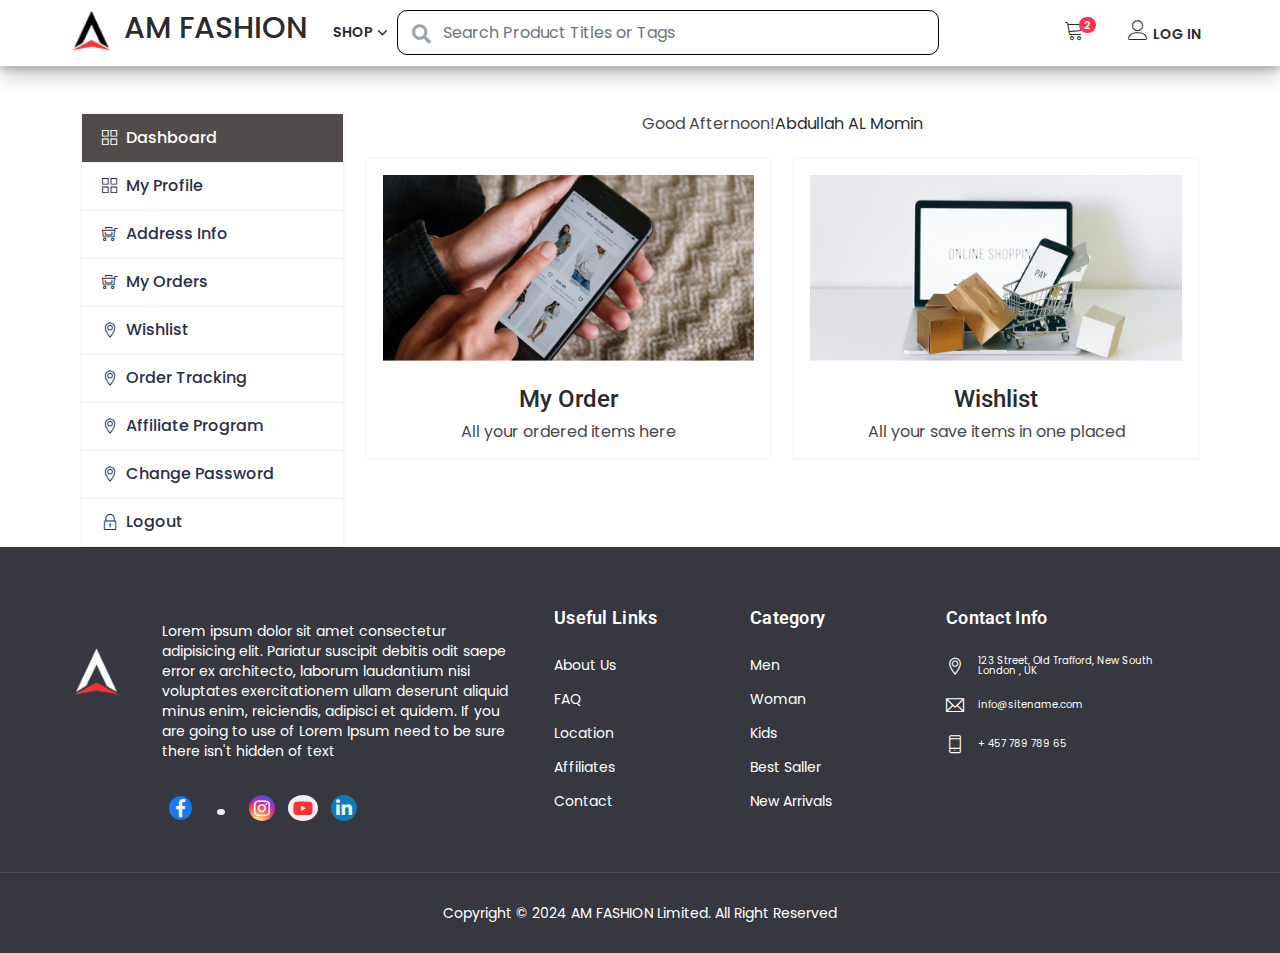
<file: user_dashboard.html>
<!DOCTYPE html>
<html lang="en">

<head>
    <!-- Meta -->
    <meta charset="utf-8">
    <meta http-equiv="X-UA-Compatible" content="IE=edge">
    <meta content="Anil z" name="author">
    <meta name="viewport" content="width=device-width, initial-scale=1">
    <meta name="description"
          content="Shopwise is Powerful features and You Can Use The Perfect Build this Template For Any eCommerce Website. The template is built for sell Fashion Products, Shoes, Bags, Cosmetics, Clothes, Sunglasses, Furniture, Kids Products, Electronics, Stationery Products and Sporting Goods.">
    <meta name="keywords"
          content="ecommerce, electronics store, Fashion store, furniture store,  bootstrap 4, clean, minimal, modern, online store, responsive, retail, shopping, ecommerce store">

    <!-- SITE TITLE -->
    <title>AM FASHION</title>
    <!-- Favicon Icon -->
    <link rel="shortcut icon" type="image/x-icon" href="assets/images/Logo (1).png">
    <!-- Animation CSS -->
    <link rel="stylesheet" href="assets/css/animate.css">
    <!-- Latest Bootstrap min CSS -->
    <link rel="stylesheet" href="assets/bootstrap/css/bootstrap.min.css">
    <!-- Favicon Icon -->
    <link rel="shortcut icon" type="image/x-icon" href="assets/images/favicon.png">
    <!-- Animation CSS -->
    <link rel="stylesheet" href="assets/css/animate.css">
    <!-- Latest Bootstrap min CSS -->
    <link rel="stylesheet" href="assets/bootstrap/css/bootstrap.min.css">
    <!-- Google Font -->
    <link href="https://fonts.googleapis.com/css?family=Roboto:100,300,400,500,700,900&display=swap" rel="stylesheet">
    <link href="https://fonts.googleapis.com/css?family=Poppins:200,300,400,500,600,700,800,900&display=swap"
          rel="stylesheet">
    <!-- Icon Font CSS -->
    <link rel="stylesheet" href="assets/css/all.min.css">
    <link rel="stylesheet" href="assets/css/ionicons.min.css">
    <link rel="stylesheet" href="assets/css/themify-icons.css">
    <link rel="stylesheet" href="assets/css/linearicons.css">
    <link rel="stylesheet" href="assets/css/flaticon.css">
    <link rel="stylesheet" href="assets/css/simple-line-icons.css">
    <!--- owl carousel CSS-->
    <link rel="stylesheet" href="assets/owlcarousel/css/owl.carousel.min.css">
    <link rel="stylesheet" href="assets/owlcarousel/css/owl.theme.css">
    <link rel="stylesheet" href="assets/owlcarousel/css/owl.theme.default.min.css">
    <!-- Magnific Popup CSS -->
    <link rel="stylesheet" href="assets/css/magnific-popup.css">
    <!-- jquery-ui CSS -->
    <link rel="stylesheet" href="assets/css/jquery-ui.css">
    <!-- Slick CSS -->
    <link rel="stylesheet" href="assets/css/slick.css">
    <link rel="stylesheet" href="assets/css/slick-theme.css">
    <!-- Style CSS -->
    <link rel="stylesheet" href="assets/css/style.css">
    <link rel="stylesheet" href="assets/css/responsive.css">
    <link rel="stylesheet" href="assets/css/fixed_style.css">
</head>

<body>


<!-- LOADER -->
<!-- <div class="preloader">
    <div class="lds-ellipsis">
        <span></span>
        <span></span>
        <span></span>
    </div>
</div> -->
<!-- END LOADER -->
<!-- START HEADER -->
<header class="header_wrap fixed-top header_with_topbar">
    <!--        <div class="top-header">-->
    <!--            <div class="container">-->
    <!--                <div class="row align-items-center">-->
    <!--                    <div class="col-12">-->
    <!--                        <ul class="contact_detail text-center">-->
    <!--                            <li></i><span>50% offer for New Products</span></li>-->
    <!--                            <li><a href="" class="Shop">Shop Now</a></li>-->
    <!--                        </ul>-->
    <!--                    </div>-->
    <!--                </div>-->
    <!--            </div>-->
    <!--        </div>-->
    <div class="bottom_header dark_skin main_menu_uppercase">
        <div class="">
            <nav class="navbar navbar-expand-lg">
                <div class="nav_wrapper">
                    <a class="navbar-brand" href="index.html">
                        <img class="" src="assets/images/Rectangle.png" alt="logo">
                        <span class="am-logo">AM FASHION</span>
                    </a>
                    <button class="navbar-toggler" type="button" data-bs-toggle="collapse"
                            data-bs-target="#navbarSupportedContent" aria-expanded="false">
                        <span class="ion-android-menu"></span>
                    </button>
                    <div class="collapse navbar-collapse justify-content-center" id="navbarSupportedContent">
                        <ul class="navbar-nav">
                            <li class="dropdown dropdown-mega-menu">
                                <a class="dropdown-toggle nav-link" href="shop.html" data-bs-toggle="dropdown">Shop</a>
                                <div class="dropdown-menu">
                                    <ul class="mega-menu d-lg-flex">
                                        <li class="mega-menu-col col-lg-6">
                                            <h3 class="droph3">MEN -></h3>
                                            <ul class="d-lg-flex">
                                                <li class="col-lg-4 ">
                                                    <ul class="mega-ul">
                                                        <li class="dropdown-header">T-Shirt</li>
                                                        <li><a class="dropdown-item nav-link nav_item"
                                                               href="shop-list.html">Regular T-shirt</a></li>
                                                        <li><a class="dropdown-item nav-link nav_item"
                                                               href="shop-list-left-sidebar.html">Regular T-shirt</a>
                                                        </li>
                                                        <li><a class="dropdown-item nav-link nav_item"
                                                               href="shop-list-right-sidebar.html">Regular T-shirt</a>
                                                        </li>
                                                        <li><a class="dropdown-item nav-link nav_item"
                                                               href="shop-left-sidebar.html">Regular T-shirt</a></li>
                                                    </ul>
                                                </li>
                                                <li class=" col-lg-4">
                                                    <ul>
                                                        <li class="dropdown-header">Jeans</li>
                                                        <li><a class="dropdown-item nav-link nav_item"
                                                               href="shop-list.html">Regular T-shirt</a></li>
                                                        <li><a class="dropdown-item nav-link nav_item"
                                                               href="shop-list-left-sidebar.html">Regular T-shirt</a>
                                                        </li>
                                                        <li><a class="dropdown-item nav-link nav_item"
                                                               href="shop-list-right-sidebar.html">Regular T-shirt</a>
                                                        </li>
                                                        <li><a class="dropdown-item nav-link nav_item"
                                                               href="shop-left-sidebar.html">Regular T-shirt</a></li>
                                                    </ul>
                                                </li>
                                                <li class="mega-menu-col col-lg-4">
                                                    <ul>
                                                        <li class="dropdown-header">Accessories</li>
                                                        <li><a class="dropdown-item nav-link nav_item"
                                                               href="shop-list.html">Regular T-shirt</a></li>
                                                        <li><a class="dropdown-item nav-link nav_item"
                                                               href="shop-list-left-sidebar.html">Regular T-shirt</a>
                                                        </li>
                                                        <li><a class="dropdown-item nav-link nav_item"
                                                               href="shop-list-right-sidebar.html">Regular T-shirt</a>
                                                        </li>
                                                        <li><a class="dropdown-item nav-link nav_item"
                                                               href="shop-left-sidebar.html">Regular T-shirt</a></li>
                                                    </ul>
                                                </li>
                                            </ul>
                                        </li>
                                        <li class="mega-menu-col col-lg-4">
                                            <h3 class="droph3">WOMEN</h3>
                                            <ul class="d-lg-flex">
                                                <li class="col-lg-6">
                                                    <ul>
                                                        <li class="dropdown-header">T-Shirt</li>
                                                        <li><a class="dropdown-item nav-link nav_item"
                                                               href="shop-list.html">Regular T-shirt</a></li>
                                                        <li><a class="dropdown-item nav-link nav_item"
                                                               href="shop-list-left-sidebar.html">Regular T-shirt</a>
                                                        </li>
                                                        <li><a class="dropdown-item nav-link nav_item"
                                                               href="shop-list-right-sidebar.html">Regular T-shirt</a>
                                                        </li>
                                                        <li><a class="dropdown-item nav-link nav_item"
                                                               href="shop-left-sidebar.html">Regular T-shirt</a></li>
                                                    </ul>
                                                </li>
                                                <li class=" col-lg-6">
                                                    <ul>
                                                        <li class="dropdown-header">Jeans</li>
                                                        <li><a class="dropdown-item nav-link nav_item"
                                                               href="shop-list.html">Regular T-shirt</a></li>
                                                        <li><a class="dropdown-item nav-link nav_item"
                                                               href="shop-list-left-sidebar.html">Regular T-shirt</a>
                                                        </li>
                                                        <li><a class="dropdown-item nav-link nav_item"
                                                               href="shop-list-right-sidebar.html">Regular T-shirt</a>
                                                        </li>
                                                        <li><a class="dropdown-item nav-link nav_item"
                                                               href="shop-left-sidebar.html">Regular T-shirt</a></li>
                                                    </ul>
                                                </li>
                                            </ul>
                                        </li>
                                        <li class="mega-menu-col col-lg-2">
                                            <h3 class="droph3">KIDS</h3>
                                            <ul class="d-lg-flex">
                                                <li class="col-lg-2">
                                                    <ul>
                                                        <li class="dropdown-header">T-Shirt</li>
                                                        <li><a class="dropdown-item nav-link nav_item"
                                                               href="shop-list.html">Regular T-shirt</a></li>
                                                        <li><a class="dropdown-item nav-link nav_item"
                                                               href="shop-list-left-sidebar.html">Regular T-shirt</a>
                                                        </li>
                                                        <li><a class="dropdown-item nav-link nav_item"
                                                               href="shop-list-right-sidebar.html">Regular T-shirt</a>
                                                        </li>
                                                        <li><a class="dropdown-item nav-link nav_item"
                                                               href="shop-left-sidebar.html">Regular T-shirt</a></li>
                                                    </ul>
                                                </li>
                                            </ul>
                                        </li>
                                    </ul>
                                    <ul class="mega-menu d-lg-flex">
                                        <li class="mega-menu-col col-lg-6">
                                            <ul class="d-lg-flex">
                                                <li class="col-lg-4 ">
                                                    <ul class="mega-ul">
                                                        <li class="dropdown-header">T-Shirt</li>
                                                        <li><a class="dropdown-item nav-link nav_item"
                                                               href="shop-list.html">Regular T-shirt</a></li>
                                                        <li><a class="dropdown-item nav-link nav_item"
                                                               href="shop-list-left-sidebar.html">Regular T-shirt</a>
                                                        </li>
                                                        <li><a class="dropdown-item nav-link nav_item"
                                                               href="shop-list-right-sidebar.html">Regular T-shirt</a>
                                                        </li>
                                                        <li><a class="dropdown-item nav-link nav_item"
                                                               href="shop-left-sidebar.html">Regular T-shirt</a></li>
                                                    </ul>
                                                </li>
                                                <li class=" col-lg-4">
                                                    <ul>
                                                        <li class="dropdown-header">Jeans</li>
                                                        <li><a class="dropdown-item nav-link nav_item"
                                                               href="shop-list.html">Regular T-shirt</a></li>
                                                        <li><a class="dropdown-item nav-link nav_item"
                                                               href="shop-list-left-sidebar.html">Regular T-shirt</a>
                                                        </li>
                                                        <li><a class="dropdown-item nav-link nav_item"
                                                               href="shop-list-right-sidebar.html">Regular T-shirt</a>
                                                        </li>
                                                        <li><a class="dropdown-item nav-link nav_item"
                                                               href="shop-left-sidebar.html">Regular T-shirt</a></li>
                                                    </ul>
                                                </li>
                                                <li class="mega-menu-col col-lg-4">
                                                    <ul>
                                                        <li class="dropdown-header">Accessories</li>
                                                        <li><a class="dropdown-item nav-link nav_item"
                                                               href="shop-list.html">Regular T-shirt</a></li>
                                                        <li><a class="dropdown-item nav-link nav_item"
                                                               href="shop-list-left-sidebar.html">Regular T-shirt</a>
                                                        </li>
                                                        <li><a class="dropdown-item nav-link nav_item"
                                                               href="shop-list-right-sidebar.html">Regular T-shirt</a>
                                                        </li>
                                                        <li><a class="dropdown-item nav-link nav_item"
                                                               href="shop-left-sidebar.html">Regular T-shirt</a></li>
                                                    </ul>
                                                </li>
                                            </ul>
                                        </li>
                                        <li class="mega-menu-col col-lg-4">
                                            <ul class="d-lg-flex">
                                                <li class="col-lg-6">
                                                    <ul>
                                                        <li class="dropdown-header">T-Shirt</li>
                                                        <li><a class="dropdown-item nav-link nav_item"
                                                               href="shop-list.html">Regular T-shirt</a></li>
                                                        <li><a class="dropdown-item nav-link nav_item"
                                                               href="shop-list-left-sidebar.html">Regular T-shirt</a>
                                                        </li>
                                                        <li><a class="dropdown-item nav-link nav_item"
                                                               href="shop-list-right-sidebar.html">Regular T-shirt</a>
                                                        </li>
                                                        <li><a class="dropdown-item nav-link nav_item"
                                                               href="shop-left-sidebar.html">Regular T-shirt</a></li>
                                                    </ul>
                                                </li>
                                                <li class=" col-lg-6">
                                                    <ul>
                                                        <li class="dropdown-header">Jeans</li>
                                                        <li><a class="dropdown-item nav-link nav_item"
                                                               href="shop-list.html">Regular T-shirt</a></li>
                                                        <li><a class="dropdown-item nav-link nav_item"
                                                               href="shop-list-left-sidebar.html">Regular T-shirt</a>
                                                        </li>
                                                        <li><a class="dropdown-item nav-link nav_item"
                                                               href="shop-list-right-sidebar.html">Regular T-shirt</a>
                                                        </li>
                                                        <li><a class="dropdown-item nav-link nav_item"
                                                               href="shop-left-sidebar.html">Regular T-shirt</a></li>
                                                    </ul>
                                                </li>
                                            </ul>
                                        </li>
                                        <li class="mega-menu-col col-lg-2">
                                            <ul class="d-lg-flex">
                                                <li class="col-lg-2">
                                                    <ul>
                                                        <li class="dropdown-header">T-Shirt</li>
                                                        <li><a class="dropdown-item nav-link nav_item"
                                                               href="shop-list.html">Regular T-shirt</a></li>
                                                        <li><a class="dropdown-item nav-link nav_item"
                                                               href="shop-list-left-sidebar.html">Regular T-shirt</a>
                                                        </li>
                                                        <li><a class="dropdown-item nav-link nav_item"
                                                               href="shop-list-right-sidebar.html">Regular T-shirt</a>
                                                        </li>
                                                        <li><a class="dropdown-item nav-link nav_item"
                                                               href="shop-left-sidebar.html">Regular T-shirt</a></li>
                                                    </ul>
                                                </li>
                                            </ul>
                                        </li>
                                    </ul>
                                    <ul class="mega-menu d-lg-flex">
                                        <li class="mega-menu-col col-lg-6">
                                            <ul class="d-lg-flex">
                                                <li class="col-lg-4 ">
                                                    <ul class="mega-ul">
                                                        <li class="dropdown-header">T-Shirt</li>
                                                        <li><a class="dropdown-item nav-link nav_item"
                                                               href="shop-list.html">Regular T-shirt</a></li>
                                                        <li><a class="dropdown-item nav-link nav_item"
                                                               href="shop-list-left-sidebar.html">Regular T-shirt</a>
                                                        </li>
                                                        <li><a class="dropdown-item nav-link nav_item"
                                                               href="shop-list-right-sidebar.html">Regular T-shirt</a>
                                                        </li>
                                                        <li><a class="dropdown-item nav-link nav_item"
                                                               href="shop-left-sidebar.html">Regular T-shirt</a></li>
                                                    </ul>
                                                </li>
                                                <li class=" col-lg-4">
                                                    <ul>
                                                        <li class="dropdown-header">Jeans</li>
                                                        <li><a class="dropdown-item nav-link nav_item"
                                                               href="shop-list.html">Regular T-shirt</a></li>
                                                        <li><a class="dropdown-item nav-link nav_item"
                                                               href="shop-list-left-sidebar.html">Regular T-shirt</a>
                                                        </li>
                                                        <li><a class="dropdown-item nav-link nav_item"
                                                               href="shop-list-right-sidebar.html">Regular T-shirt</a>
                                                        </li>
                                                        <li><a class="dropdown-item nav-link nav_item"
                                                               href="shop-left-sidebar.html">Regular T-shirt</a></li>
                                                    </ul>
                                                </li>
                                                <li class="mega-menu-col col-lg-4">
                                                    <ul>
                                                        <li class="dropdown-header">Accessories</li>
                                                        <li><a class="dropdown-item nav-link nav_item"
                                                               href="shop-list.html">Regular T-shirt</a></li>
                                                        <li><a class="dropdown-item nav-link nav_item"
                                                               href="shop-list-left-sidebar.html">Regular T-shirt</a>
                                                        </li>
                                                        <li><a class="dropdown-item nav-link nav_item"
                                                               href="shop-list-right-sidebar.html">Regular T-shirt</a>
                                                        </li>
                                                        <li><a class="dropdown-item nav-link nav_item"
                                                               href="shop-left-sidebar.html">Regular T-shirt</a></li>
                                                    </ul>
                                                </li>
                                            </ul>
                                        </li>
                                        <li class="mega-menu-col col-lg-4">
                                            <ul class="d-lg-flex">
                                                <li class="col-lg-6">
                                                    <ul>
                                                        <li class="dropdown-header">T-Shirt</li>
                                                        <li><a class="dropdown-item nav-link nav_item"
                                                               href="shop-list.html">Regular T-shirt</a></li>
                                                        <li><a class="dropdown-item nav-link nav_item"
                                                               href="shop-list-left-sidebar.html">Regular T-shirt</a>
                                                        </li>
                                                        <li><a class="dropdown-item nav-link nav_item"
                                                               href="shop-list-right-sidebar.html">Regular T-shirt</a>
                                                        </li>
                                                        <li><a class="dropdown-item nav-link nav_item"
                                                               href="shop-left-sidebar.html">Regular T-shirt</a></li>
                                                    </ul>
                                                </li>
                                                <li class=" col-lg-6">
                                                    <ul>
                                                        <li class="dropdown-header">Jeans</li>
                                                        <li><a class="dropdown-item nav-link nav_item"
                                                               href="shop-list.html">Regular T-shirt</a></li>
                                                        <li><a class="dropdown-item nav-link nav_item"
                                                               href="shop-list-left-sidebar.html">Regular T-shirt</a>
                                                        </li>
                                                        <li><a class="dropdown-item nav-link nav_item"
                                                               href="shop-list-right-sidebar.html">Regular T-shirt</a>
                                                        </li>
                                                        <li><a class="dropdown-item nav-link nav_item"
                                                               href="shop-left-sidebar.html">Regular T-shirt</a></li>
                                                    </ul>
                                                </li>
                                            </ul>
                                        </li>
                                        <li class="mega-menu-col col-lg-2">
                                            <ul class="d-lg-flex">
                                                <li class="col-lg-2">
                                                    <ul>
                                                        <li class="dropdown-header">T-Shirt</li>
                                                        <li><a class="dropdown-item nav-link nav_item"
                                                               href="shop-list.html">Regular T-shirt</a></li>
                                                        <li><a class="dropdown-item nav-link nav_item"
                                                               href="shop-list-left-sidebar.html">Regular T-shirt</a>
                                                        </li>
                                                        <li><a class="dropdown-item nav-link nav_item"
                                                               href="shop-list-right-sidebar.html">Regular T-shirt</a>
                                                        </li>
                                                        <li><a class="dropdown-item nav-link nav_item"
                                                               href="shop-left-sidebar.html">Regular T-shirt</a></li>
                                                    </ul>
                                                </li>
                                            </ul>
                                        </li>
                                    </ul>
                                </div>
                            </li>
                        </ul>
                    </div>

                    <div class="product_search_form">
                        <div class="form">
                            <i class="fa fa-search"></i>
                            <input type="text" class="form-control form-input"
                                   placeholder="Search Product Titles or Tags">
                        </div>
                    </div>

                    <ul class="navbar-nav attr-nav align-items-center" id="navbarSupportedContent">
                        <li class="dropdown cart_dropdowns"><a href="cart_page.html" class="nav-link cart_trigger"
                                                               data-bs-toggle="dropdown"><i
                                class="linearicons-cart"></i><span class="cart_count">2</span></a>
                            <div class="cart_box dropdown-menu dropdown-menu-right">
                                <ul class="cart_list" style="max-height: 600px !important">
                                    <li>
                                        <a href="#" class="item_remove"><i class="ion-close"></i></a>
                                        <a href="#"><img src="assets/images/image 19.png" alt="cart_thumb2">Ornare sed
                                            consequat</a>
                                        <span class="cart_quantity">Color:
                                            <span class="cart_amount">
                                                <select name="" id="">
                                                    <option value="Green">Green</option>
                                                    <option value="Red">Red</option>
                                                    <option value="Yellow">Yellow</option>
                                                </select>
                                            </span></span>
                                        <span class="cart_quantity">Size:
                                                <span class="cart_amount">
                                                    <select name="" id="">
                                                        <option value="Green">L</option>
                                                        <option value="Red">XL</option>
                                                        <option value="Yellow">XXL</option>
                                                    </select>
                                                </span></span>
                                        <span class="cart_quantity">Unit Price:<span class="cart_amount"> <span
                                                class="price_symbole">$81.00</span></span></span>

                                    </li>
                                    <li>
                                        <a href="#" class="item_remove"><i class="ion-close"></i></a>
                                        <a href="#"><img src="assets/images/image 22.png" alt="cart_thumb2">Ornare sed
                                            consequat</a>
                                        <span class="cart_quantity">Color:
                                            <span class="cart_amount">
                                                <select name="" id="">
                                                    <option value="Green">Green</option>
                                                    <option value="Red">Red</option>
                                                    <option value="Yellow">Yellow</option>
                                                </select>
                                            </span></span>
                                        <span class="cart_quantity">Size:
                                                <span class="cart_amount">
                                                    <select name="" id="">
                                                        <option value="Green">L</option>
                                                        <option value="Red">XL</option>
                                                        <option value="Yellow">XXL</option>
                                                    </select>
                                                </span></span>
                                        <span class="cart_quantity">Unit Price:<span class="cart_amount"> <span
                                                class="price_symbole">$81.00</span></span></span>

                                    </li>
                                    <li>
                                        <a href="#" class="item_remove"><i class="ion-close"></i></a>
                                        <a href="#"><img src="assets/images/image 8 (4).png" alt="cart_thumb2">Ornare
                                            sed
                                            consequat</a>
                                        <span class="cart_quantity">Color:
                                            <span class="cart_amount">
                                                <select name="" id="">
                                                    <option value="Green">Green</option>
                                                    <option value="Red">Red</option>
                                                    <option value="Yellow">Yellow</option>
                                                </select>
                                            </span></span>
                                        <span class="cart_quantity">Size:
                                                <span class="cart_amount">
                                                    <select name="" id="">
                                                        <option value="Green">L</option>
                                                        <option value="Red">XL</option>
                                                        <option value="Yellow">XXL</option>
                                                    </select>
                                                </span></span>
                                        <span class="cart_quantity">Unit Price:<span class="cart_amount"> <span
                                                class="price_symbole">$81.00</span></span></span>
                                    </li>
                                    <h5 class="p-2">You May Also LIKE</h5>
                                    <div class="col-md-12 p-2">
                                        <div id="carouselExample" class="carousel slide">
                                            <div class="carousel-inner">
                                                <div class="carousel-item active ">
                                                    <div class="col-12 row">
                                                        <div class="col-4"><img src="/assets/images/image 8 (1).png"
                                                                                alt="">
                                                        </div>
                                                        <div class="col-4"><img src="/assets/images/image 8 (2).png"
                                                                                alt="">
                                                        </div>
                                                        <div class="col-4"><img src="/assets/images/image 8 (3).png"
                                                                                alt="">
                                                        </div>
                                                    </div>
                                                </div>
                                                <div class="carousel-item">
                                                    <div class="col-12 row">
                                                        <div class="col-4"><img src="/assets/images/image 8 (4).png"
                                                                                alt="">
                                                        </div>
                                                        <div class="col-4"><img src="/assets/images/image 8 (5).png"
                                                                                alt="">
                                                        </div>
                                                        <div class="col-4"><img src="/assets/images/image 8 (6).png"
                                                                                alt="">
                                                        </div>
                                                    </div>
                                                </div>
                                            </div>
                                            <button class="carousel-control-prev" type="button"
                                                    data-bs-target="#carouselExample" data-bs-slide="prev">
                                                <span class="carousel-control-prev-icon" aria-hidden="false"></span>
                                                <span class="visually-hidden">Previous</span>
                                            </button>
                                            <button class="carousel-control-next" type="button"
                                                    data-bs-target="#carouselExample" data-bs-slide="next">
                                                <span class="carousel-control-next-icon" aria-hidden="true"></span>
                                                <span class="visually-hidden">Next</span>
                                            </button>
                                        </div>
                                    </div>
                                    <div class="cart_footer">
                                        <p class="cart_total"><strong>Subtotal:</strong> <span class="cart_price"> <span
                                                class="price_symbole">$</span></span>159.00</p>
                                        <p class="cart_buttons"><a href="#"
                                                                   class="btn btn-fill-line btn-radius view-cart">Checkout</a>
                                        </p>
                                    </div>
                                </ul>
                            </div>
                        </li>
                        <li>
                            <a href="cart_page.html" class="nav-link mobile_cart"><i class="linearicons-cart"></i><span
                                    class="cart_count">2</span></a>
                        </li>
                        <li>
                            <a href="#" class="nav-link"><i class="linearicons-user"></i><span class="log">Log
                                    in</span></a>
                        </li>

                    </ul>
                </div>
            </nav>
        </div>
    </div>
</header>

<div class="main_content">

    <!-- START SECTION SHOP -->
    <div class="sectionus">
        <div class="container mt-5">
            <div class="row">
                <div class="col-lg-3 col-md-4">
                    <div class="dashboard_menu">
                        <ul class="nav nav-tabs flex-column" role="tablist">
                            <li class="nav-item">
                                <a class="nav-link active" id="dashboard-tab" data-bs-toggle="tab" href="#dashboard"
                                   role="tab" aria-controls="dashboard" aria-selected="false"><i
                                        class="ti-layout-grid2"></i>Dashboard</a>
                            </li>
                            <li class="nav-item">
                                <a class="nav-link" id="myprofile-tab" data-bs-toggle="tab" href="#myprofile"
                                   role="tab" aria-controls="myprofile" aria-selected="false"><i
                                        class="ti-layout-grid2"></i>My Profile</a>
                            </li>
                            <li class="nav-item">
                                <a class="nav-link" id="address-tab" data-bs-toggle="tab" href="#address" role="tab"
                                   aria-controls="address" aria-selected="false"><i
                                        class="ti-shopping-cart-full"></i>Address Info</a>
                            </li>
                            <li class="nav-item">
                                <a class="nav-link" id="orders-tab" data-bs-toggle="tab" href="#orders" role="tab"
                                   aria-controls="orders" aria-selected="false"><i
                                        class="ti-shopping-cart-full"></i>My Orders</a>
                            </li>
                            <li class="nav-item">
                                <a class="nav-link" id="wishlist-tab" data-bs-toggle="tab" href="#wishlist"
                                   role="tab" aria-controls="wishlist" aria-selected="true"><i
                                        class="ti-location-pin"></i>Wishlist</a>
                            </li>
                            <li class="nav-item">
                                <a class="nav-link" id="ordertracking-tab" data-bs-toggle="tab"
                                   href="#ordertracking" role="tab" aria-controls="ordertracking"
                                   aria-selected="true"><i class="ti-location-pin"></i>Order Tracking</a>
                            </li>
                            <li class="nav-item">
                                <a class="nav-link" id="affiliateprogram-tab" data-bs-toggle="tab"
                                   href="#affiliateprogram" role="tab" aria-controls="affiliateprogram"
                                   aria-selected="true"><i class="ti-location-pin"></i>Affiliate Program</a>
                            </li>

                            <li class="nav-item">
                                <a class="nav-link" id="changepassword-tab" data-bs-toggle="tab"
                                   href="#changepassword" role="tab" aria-controls="changepassword"
                                   aria-selected="true"><i class="ti-location-pin"></i>Change Password</a>
                            </li>

                            <li class="nav-item">
                                <a class="nav-link" href="login.html"><i class="ti-lock"></i>Logout</a>
                            </li>
                        </ul>
                    </div>
                </div>
                <div class="col-lg-9 col-md-8">
                    <div class="tab-content dashboard_content">
                        <div class="tab-pane fade active show" id="dashboard" role="tabpanel"
                             aria-labelledby="dashboard-tab">
                            <div class="row">
                                <p class="d-flex justify-content-center">Good Afternoon! <a href="">Abdullah AL
                                    Momin</a></p>
                                <div class="col-lg-6">
                                    <div class="card">
                                        <div class="card-body">
                                            <img src="./assets/images/Image (3).png" alt="">
                                            <div class="card-icon">
                                                <img src="./assets/images/cart.png" alt="">
                                            </div>
                                            <div class="card-text">
                                                <h4 class="d-flex justify-content-center mt-4">My Order</h4>
                                                <p class="d-flex justify-content-center">All your ordered items here
                                                </p>
                                            </div>
                                        </div>
                                    </div>
                                </div>
                                <div class="col-lg-6">
                                    <div class="card">
                                        <div class="card-body">
                                            <img src="./assets/images/01.png" alt="">
                                            <div class="card-icon ">
                                                <img src="./assets/images/Component 9.png" alt="">
                                            </div>
                                            <div class="card-text ">
                                                <h4 class="d-flex justify-content-center mt-4">Wishlist</h4>
                                                <p class="d-flex justify-content-center">All your save items in one
                                                    placed</p>
                                            </div>
                                        </div>
                                    </div>
                                </div>
                            </div>
                        </div>
                        <div class="tab-pane fade" id="myprofile" role="tabpanel" aria-labelledby="myprofile-tab">
                            <div class="card">
                                <div class="card-header">
                                    <h4 class="d-flex justify-content-center">Personal Information</h4>
                                </div>
                                <div class="card-body">
                                    <form method="post" name="enq">
                                        <div class="row">
                                            <div class="form-group col-md-12 mb-3">
                                                <label>Full Name</label>
                                                <input required="" class="form-control" name="dname" type="text">
                                            </div>
                                            <div class="form-group col-md-6 mb-3">
                                                <label>Email</label>
                                                <input required="" class="form-control" name="email" type="text">
                                            </div>
                                            <div class="form-group col-md-6 mb-3">
                                                <label>Phone Number</label>
                                                <input required="" class="form-control" name="phone">
                                            </div>
                                            <div class="col-md-12">
                                                <button type="submit" class="btn btn-success" name="submit"
                                                        value="Submit">Save
                                                </button>
                                            </div>
                                        </div>
                                    </form>
                                </div>
                            </div>
                        </div>
                        <div class="tab-pane fade" id="address" role="tabpanel" aria-labelledby="address-tab">
                            <div class="card">
                                <div class="card-header">
                                    <h3>Contact Info</h3>
                                </div>
                                <div class="card-body">
                                    <form method="post" name="enq">
                                        <div class="row">
                                            <div class="form-group col-md-12 mb-3">
                                                <label>Full Name</label>
                                                <input required="" class="form-control" name="dname" type="text">
                                            </div>
                                            <div class="form-group col-md-6 mb-3">
                                                <label>Email</label>
                                                <input required="" class="form-control" name="email" type="text">
                                            </div>
                                            <div class="form-group col-md-6 mb-3">
                                                <label>Phone Number</label>
                                                <input required="" class="form-control" name="phone">
                                            </div>
                                        </div>
                                        <div class="heading_s1">
                                            <h4>Shipping Info</h4>
                                        </div>
                                        <div class="row">
                                            <div class="form-group col-md-12 mb-3">
                                                <label>Full Name</label>
                                                <input required="" class="form-control" name="dname" type="text">
                                            </div>
                                            <div class="form-group col-md-6 mb-3">
                                                <label>District</label>
                                                <div class="custom_selected">
                                                    <select class="form-control">
                                                        <option value="">District(জেলা)</option>
                                                        <option value="AX">Aland Islands</option>
                                                        <option value="AF">Afghanistan</option>
                                                        <option value="AL">Albania</option>
                                                        <option value="DZ">Algeria</option>
                                                        <option value="AD">Andorra</option>
                                                        <option value="AO">Angola</option>
                                                        <option value="AI">Anguilla</option>
                                                        <option value="AQ">Antarctica</option>
                                                        <option value="AG">Antigua and Barbuda</option>
                                                        <option value="AR">Argentina</option>
                                                        <option value="AM">Armenia</option>
                                                        <option value="AW">Aruba</option>
                                                        <option value="AU">Australia</option>
                                                        <option value="AT">Austria</option>
                                                        <option value="AZ">Azerbaijan</option>
                                                        <option value="BS">Bahamas</option>
                                                        <option value="BH">Bahrain</option>
                                                        <option value="BD">Bangladesh</option>
                                                        <option value="BB">Barbados</option>
                                                        <option value="BY">Belarus</option>
                                                        <option value="PW">Belau</option>
                                                        <option value="BE">Belgium</option>
                                                        <option value="BZ">Belize</option>
                                                        <option value="BJ">Benin</option>
                                                        <option value="BM">Bermuda</option>
                                                        <option value="BT">Bhutan</option>
                                                        <option value="BO">Bolivia</option>
                                                        <option value="BQ">Bonaire, Saint Eustatius and Saba
                                                        </option>
                                                        <option value="BA">Bosnia and Herzegovina</option>
                                                        <option value="BW">Botswana</option>
                                                        <option value="BV">Bouvet Island</option>
                                                        <option value="BR">Brazil</option>
                                                        <option value="IO">British Indian Ocean Territory</option>
                                                        <option value="VG">British Virgin Islands</option>
                                                        <option value="BN">Brunei</option>
                                                        <option value="BG">Bulgaria</option>
                                                        <option value="BF">Burkina Faso</option>
                                                        <option value="BI">Burundi</option>
                                                        <option value="KH">Cambodia</option>
                                                        <option value="CM">Cameroon</option>
                                                        <option value="CA">Canada</option>
                                                        <option value="CV">Cape Verde</option>
                                                        <option value="KY">Cayman Islands</option>
                                                        <option value="CF">Central African Republic</option>
                                                        <option value="TD">Chad</option>
                                                        <option value="CL">Chile</option>
                                                        <option value="CN">China</option>
                                                        <option value="CX">Christmas Island</option>
                                                        <option value="CC">Cocos (Keeling) Islands</option>
                                                        <option value="CO">Colombia</option>
                                                        <option value="KM">Comoros</option>
                                                        <option value="CG">Congo (Brazzaville)</option>
                                                        <option value="CD">Congo (Kinshasa)</option>
                                                        <option value="CK">Cook Islands</option>
                                                        <option value="CR">Costa Rica</option>
                                                        <option value="HR">Croatia</option>
                                                        <option value="CU">Cuba</option>
                                                        <option value="CW">CuraÇao</option>
                                                        <option value="CY">Cyprus</option>
                                                        <option value="CZ">Czech Republic</option>
                                                        <option value="DK">Denmark</option>
                                                        <option value="DJ">Djibouti</option>
                                                        <option value="DM">Dominica</option>
                                                        <option value="DO">Dominican Republic</option>
                                                        <option value="EC">Ecuador</option>
                                                        <option value="EG">Egypt</option>
                                                        <option value="SV">El Salvador</option>
                                                        <option value="GQ">Equatorial Guinea</option>
                                                        <option value="ER">Eritrea</option>
                                                        <option value="EE">Estonia</option>
                                                        <option value="ET">Ethiopia</option>
                                                        <option value="FK">Falkland Islands</option>
                                                        <option value="FO">Faroe Islands</option>
                                                        <option value="FJ">Fiji</option>
                                                        <option value="FI">Finland</option>
                                                        <option value="FR">France</option>
                                                        <option value="GF">French Guiana</option>
                                                        <option value="PF">French Polynesia</option>
                                                        <option value="TF">French Southern Territories</option>
                                                        <option value="GA">Gabon</option>
                                                        <option value="GM">Gambia</option>
                                                        <option value="GE">Georgia</option>
                                                        <option value="DE">Germany</option>
                                                        <option value="GH">Ghana</option>
                                                        <option value="GI">Gibraltar</option>
                                                        <option value="GR">Greece</option>
                                                        <option value="GL">Greenland</option>
                                                        <option value="GD">Grenada</option>
                                                        <option value="GP">Guadeloupe</option>
                                                        <option value="GT">Guatemala</option>
                                                        <option value="GG">Guernsey</option>
                                                        <option value="GN">Guinea</option>
                                                        <option value="GW">Guinea-Bissau</option>
                                                        <option value="GY">Guyana</option>
                                                        <option value="HT">Haiti</option>
                                                        <option value="HM">Heard Island and McDonald Islands
                                                        </option>
                                                        <option value="HN">Honduras</option>
                                                        <option value="HK">Hong Kong</option>
                                                        <option value="HU">Hungary</option>
                                                        <option value="IS">Iceland</option>
                                                        <option value="IN">India</option>
                                                        <option value="ID">Indonesia</option>
                                                        <option value="IR">Iran</option>
                                                        <option value="IQ">Iraq</option>
                                                        <option value="IM">Isle of Man</option>
                                                        <option value="IL">Israel</option>
                                                        <option value="IT">Italy</option>
                                                        <option value="CI">Ivory Coast</option>
                                                        <option value="JM">Jamaica</option>
                                                        <option value="JP">Japan</option>
                                                        <option value="JE">Jersey</option>
                                                        <option value="JO">Jordan</option>
                                                        <option value="KZ">Kazakhstan</option>
                                                        <option value="KE">Kenya</option>
                                                        <option value="KI">Kiribati</option>
                                                        <option value="KW">Kuwait</option>
                                                        <option value="KG">Kyrgyzstan</option>
                                                        <option value="LA">Laos</option>
                                                        <option value="LV">Latvia</option>
                                                        <option value="LB">Lebanon</option>
                                                        <option value="LS">Lesotho</option>
                                                        <option value="LR">Liberia</option>
                                                        <option value="LY">Libya</option>
                                                        <option value="LI">Liechtenstein</option>
                                                        <option value="LT">Lithuania</option>
                                                        <option value="LU">Luxembourg</option>
                                                        <option value="MO">Macao S.A.R., China</option>
                                                        <option value="MK">Macedonia</option>
                                                        <option value="MG">Madagascar</option>
                                                        <option value="MW">Malawi</option>
                                                        <option value="MY">Malaysia</option>
                                                        <option value="MV">Maldives</option>
                                                        <option value="ML">Mali</option>
                                                        <option value="MT">Malta</option>
                                                        <option value="MH">Marshall Islands</option>
                                                        <option value="MQ">Martinique</option>
                                                        <option value="MR">Mauritania</option>
                                                        <option value="MU">Mauritius</option>
                                                        <option value="YT">Mayotte</option>
                                                        <option value="MX">Mexico</option>
                                                        <option value="FM">Micronesia</option>
                                                        <option value="MD">Moldova</option>
                                                        <option value="MC">Monaco</option>
                                                        <option value="MN">Mongolia</option>
                                                        <option value="ME">Montenegro</option>
                                                        <option value="MS">Montserrat</option>
                                                        <option value="MA">Morocco</option>
                                                        <option value="MZ">Mozambique</option>
                                                        <option value="MM">Myanmar</option>
                                                        <option value="NA">Namibia</option>
                                                        <option value="NR">Nauru</option>
                                                        <option value="NP">Nepal</option>
                                                        <option value="NL">Netherlands</option>
                                                        <option value="AN">Netherlands Antilles</option>
                                                        <option value="NC">New Caledonia</option>
                                                        <option value="NZ">New Zealand</option>
                                                        <option value="NI">Nicaragua</option>
                                                        <option value="NE">Niger</option>
                                                        <option value="NG">Nigeria</option>
                                                        <option value="NU">Niue</option>
                                                        <option value="NF">Norfolk Island</option>
                                                        <option value="KP">North Korea</option>
                                                        <option value="NO">Norway</option>
                                                        <option value="OM">Oman</option>
                                                        <option value="PK">Pakistan</option>
                                                        <option value="PS">Palestinian Territory</option>
                                                        <option value="PA">Panama</option>
                                                        <option value="PG">Papua New Guinea</option>
                                                        <option value="PY">Paraguay</option>
                                                        <option value="PE">Peru</option>
                                                        <option value="PH">Philippines</option>
                                                        <option value="PN">Pitcairn</option>
                                                        <option value="PL">Poland</option>
                                                        <option value="PT">Portugal</option>
                                                        <option value="QA">Qatar</option>
                                                        <option value="IE">Republic of Ireland</option>
                                                        <option value="RE">Reunion</option>
                                                        <option value="RO">Romania</option>
                                                        <option value="RU">Russia</option>
                                                        <option value="RW">Rwanda</option>
                                                        <option value="ST">São Tomé and Príncipe</option>
                                                        <option value="BL">Saint Barthélemy</option>
                                                        <option value="SH">Saint Helena</option>
                                                        <option value="KN">Saint Kitts and Nevis</option>
                                                        <option value="LC">Saint Lucia</option>
                                                        <option value="SX">Saint Martin (Dutch part)</option>
                                                        <option value="MF">Saint Martin (French part)</option>
                                                        <option value="PM">Saint Pierre and Miquelon</option>
                                                        <option value="VC">Saint Vincent and the Grenadines</option>
                                                        <option value="SM">San Marino</option>
                                                        <option value="SA">Saudi Arabia</option>
                                                        <option value="SN">Senegal</option>
                                                        <option value="RS">Serbia</option>
                                                        <option value="SC">Seychelles</option>
                                                        <option value="SL">Sierra Leone</option>
                                                        <option value="SG">Singapore</option>
                                                        <option value="SK">Slovakia</option>
                                                        <option value="SI">Slovenia</option>
                                                        <option value="SB">Solomon Islands</option>
                                                        <option value="SO">Somalia</option>
                                                        <option value="ZA">South Africa</option>
                                                        <option value="GS">South Georgia/Sandwich Islands</option>
                                                        <option value="KR">South Korea</option>
                                                        <option value="SS">South Sudan</option>
                                                        <option value="ES">Spain</option>
                                                        <option value="LK">Sri Lanka</option>
                                                        <option value="SD">Sudan</option>
                                                        <option value="SR">Suriname</option>
                                                        <option value="SJ">Svalbard and Jan Mayen</option>
                                                        <option value="SZ">Swaziland</option>
                                                        <option value="SE">Sweden</option>
                                                        <option value="CH">Switzerland</option>
                                                        <option value="SY">Syria</option>
                                                        <option value="TW">Taiwan</option>
                                                        <option value="TJ">Tajikistan</option>
                                                        <option value="TZ">Tanzania</option>
                                                        <option value="TH">Thailand</option>
                                                        <option value="TL">Timor-Leste</option>
                                                        <option value="TG">Togo</option>
                                                        <option value="TK">Tokelau</option>
                                                        <option value="TO">Tonga</option>
                                                        <option value="TT">Trinidad and Tobago</option>
                                                        <option value="TN">Tunisia</option>
                                                        <option value="TR">Turkey</option>
                                                        <option value="TM">Turkmenistan</option>
                                                        <option value="TC">Turks and Caicos Islands</option>
                                                        <option value="TV">Tuvalu</option>
                                                        <option value="UG">Uganda</option>
                                                        <option value="UA">Ukraine</option>
                                                        <option value="AE">United Arab Emirates</option>
                                                        <option value="GB">United Kingdom (UK)</option>
                                                        <option value="US">USA (US)</option>
                                                        <option value="UY">Uruguay</option>
                                                        <option value="UZ">Uzbekistan</option>
                                                        <option value="VU">Vanuatu</option>
                                                        <option value="VA">Vatican</option>
                                                        <option value="VE">Venezuela</option>
                                                        <option value="VN">Vietnam</option>
                                                        <option value="WF">Wallis and Futuna</option>
                                                        <option value="EH">Western Sahara</option>
                                                        <option value="WS">Western Samoa</option>
                                                        <option value="YE">Yemen</option>
                                                        <option value="ZM">Zambia</option>
                                                        <option value="ZW">Zimbabwe</option>
                                                    </select>
                                                </div>
                                            </div>
                                            <div class="form-group col-md-6 mb-3">
                                                <label for="">Post Code(Optional)</label>
                                                <input type="text" required class="form-control" name="lname"
                                                       placeholder="Post Code(পোস্ট কোড)Optional">
                                            </div>

                                        </div>
                                        <div class="ship_detail">
                                            <div class="form-group mb-3">
                                                <div class="chek-form">
                                                    Select a label for effective delivery :
                                                    <div class="custome-radio">
                                                        <input class="form-check-input" required="" type="radio"
                                                               name="payment_option" id="exampleRadios3"
                                                               value="option3" checked="">
                                                        <label class="form-check-label"
                                                               for="exampleRadios3">Home</label>
                                                        <input class="form-check-input" required="" type="radio"
                                                               name="payment_option" id="exampleRadios4"
                                                               value="option3" checked="">
                                                        <label class="form-check-label"
                                                               for="exampleRadios4">Office</label>
                                                    </div>
                                                </div>
                                            </div>
                                        </div>
                                        <div class="col-md-12">
                                            <button type="submit" class="btn btn-success" name="submit"
                                                    value="Submit">Save
                                            </button>
                                        </div>
                                    </form>
                                </div>
                            </div>
                        </div>
                        <div class="tab-pane fade" id="orders" role="tabpanel" aria-labelledby="orders-tab">
                            <div class="row">
                                <div class="col-md-12">
                                    <h4>Order Details</h4>
                                    <div class="order_review">
                                        <div class="heading_s1 d-flex">
                                            <p style="padding: 0; margin: 0;">Order <a href="">#1534523645634</a>
                                                <br><span>Placed on 05 Mar 2024 10:42:04</span></p>
                                            <button type="submit" class="btn btn-fill-out " style="margin-left: 60%;"
                                                    name="submit"
                                                    value="Submit">Track Order
                                            </button>
                                        </div>
                                        <hr>
                                        <div class="table-responsive order_table">
                                            <table class="table">
                                                <tbody>
                                                <tr>
                                                    <div class="d-flex wishlist">
                                                        <div><img src="/assets/images/image 22.png"
                                                                  style="width: 90px;"></div>
                                                        <div style="margin-top: 3%; padding-left: 20px;"> Mens Panjabi
                                                            for Daily Use
                                                            <p>Color: <span class="m-1"><b>Green</b></span> <span>Size: <span
                                                                    class="m-1"><b>L</b></span></span>Price: <span
                                                                    class="m-1"><b>1 X ৳1299</b></span></p></div>
                                                        <button type="submit" class="btn btn-fill-line"
                                                                style="margin-left: 10%; border-radius: 50px;"
                                                                name="submit"
                                                                value="Submit">Delivered
                                                        </button>
                                                        <span style="margin-top: 4%; margin-left: 5%;">Delivered on 04 May 2024</span>

                                                    </div>
                                                </tr>
                                                </tbody>

                                            </table>
                                        </div>
                                    </div>
                                </div>
                            </div>
                            <div class="row mt-4">
                                <div class="col-lg-6">
                                    <div class="card mb-3 mb-lg-0"
                                         style="box-shadow: 0 4px 8px 0 rgba(0, 0, 0, 0.2), 0 6px 20px 0 rgba(0, 0, 0, 0.19);">
                                        <div class="card-header">
                                            <h3>Shipping Information</h3>
                                        </div>
                                        <div class="card-body">
                                            <address>Name: Abdullah Al Momin<br>Mobile No: 01856543123<br>1234, Dhaka
                                                <br>Mirpur12, C-Block, House No:03, Dhaka

                                            </address>

                                            <a href="#" class="btn btn-fill-line">Home</a>
                                        </div>
                                    </div>
                                </div>
                                <div class="col-lg-6">
                                    <div class="card"
                                         style="box-shadow:0 4px 8px 0 rgba(0, 0, 0, 0.2), 0 6px 20px 0 rgba(0, 0, 0, 0.19);">
                                        <div class="card-header">
                                            <h3>Order Details</h3>
                                        </div>
                                        <div class="card-body">
                                            <address>House #15<br>Road #1<br>Block #C <br>Angali
                                            </address>
                                            <a href="#" class="btn btn-fill-line">Edit</a>
                                        </div>
                                    </div>
                                </div>
                            </div>
                        </div>
                        <div class="tab-pane fade" id="wishlist" role="tabpanel" aria-labelledby="wishlist-tab">
                            <div class="row">
                                <div class="col-md-12">
                                    <h4>Order Summary</h4>
                                    <div class="order_review">
                                        <div class="table-responsive order_table">
                                            <table class="table">
                                                <tbody>
                                                <tr>
                                                    <div class="d-flex wishlist">
                                                        <div><img src="/assets/images/image 22.png"
                                                                  style="width: 90px;"></div>
                                                        <div style="margin-top: 3%; padding-left: 20px;"> Mens Panjabi
                                                            for Daily Use
                                                            <p>Color: <span class="m-1"><b>Green</b></span> <span>Size: <span
                                                                    class="m-1"><b>L</b></span></span>Price: <span
                                                                    class="m-1"><b>1 X ৳1299</b></span></p></div>
                                                        <button type="submit" class="btn btn-fill-line"
                                                                style="margin-left: 30%;" name="submit"
                                                                value="Submit">Add To Cart
                                                        </button>
                                                        <span style="margin-top: 4%; margin-left: 2%;"><i
                                                                class='fas fa-trash-alt del_icon'></i></span>

                                                    </div>
                                                </tr>

                                                <tr>
                                                    <div class="d-flex wishlist">
                                                        <div><img src="/assets/images/image 10.png"
                                                                  style="width: 90px;"></div>
                                                        <div style="margin-top: 3%; padding-left: 20px;"> Mens Panjabi
                                                            for Daily Use
                                                            <p>Color: <span class="m-1"><b>Green</b></span> <span>Size: <span
                                                                    class="m-1"><b>L</b></span></span>Price: <span
                                                                    class="m-1"><b>1 X ৳1299</b></span></p></div>
                                                        <button type="submit" class="btn btn-fill-line"
                                                                style="margin-left: 30%;" name="submit"
                                                                value="Submit">Add To Cart
                                                        </button>
                                                        <span style="margin-top: 4%; margin-left: 2%;"><i
                                                                class='fas fa-trash-alt del_icon'></i></span>
                                                    </div>
                                                </tr>
                                                </tbody>

                                            </table>
                                        </div>
                                    </div>
                                </div>
                            </div>
                        </div>
                        <div class="tab-pane fade" id="ordertracking" role="tabpanel"
                             aria-labelledby="ordertracking-tab">
                            <div class="row">
                                <div class="col-lg-6">
                                    <div class="mb-3 mb-lg-0">
                                        <h4 style="font-weight: bold; margin-bottom: 10%;">Track Your Order</h4>
                                    </div>
                                    <div class="col-md-12">
                                        <div class="newsletter_form">
                                            <form class="form">
                                                <i class="fa fa-search"></i>
                                                <input type="text" required="" class="form-control form-input rounded-5"
                                                       placeholder="Enter Your Order Coder">
                                                <button type="submit" class="btn btn-fill-line"
                                                        style="border-radius: 10px;" name="submit" value="Submit">Track
                                                    My Order
                                                </button>
                                            </form>
                                        </div>

                                    </div>

                                </div>
                            </div>
                            <p style="margin-top: 4%;">Order number can be found in the order confirmation email/sms you
                                received.</p>
                        </div>
                        <div class="tab-pane fade" id="affiliateprogram" role="tabpanel"
                             aria-labelledby="affiliateprogram-tab">
                            <div class="row">
                                <div class="col-lg-6">
                                    <div class="card mb-3 mb-lg-0">
                                        <div class="card-header">
                                            <h3>affiliateprogram</h3>
                                        </div>
                                        <div class="card-body">
                                            <address>House #15<br>Road #1<br>Block #C <br>Angali <br> Vedora
                                                <br>1212
                                            </address>
                                            <p>New York</p>
                                            <a href="#" class="btn btn-fill-out">Edit</a>
                                        </div>
                                    </div>
                                </div>
                                <div class="col-lg-6">
                                    <div class="card">
                                        <div class="card-header">
                                            <h3>Shipping Address</h3>
                                        </div>
                                        <div class="card-body">
                                            <address>House #15<br>Road #1<br>Block #C <br>Angali <br> Vedora
                                                <br>1212
                                            </address>
                                            <p>New York</p>
                                            <a href="#" class="btn btn-fill-out">Edit</a>
                                        </div>
                                    </div>
                                </div>
                            </div>
                        </div>
                        <div class="tab-pane fade" id="changepassword" role="tabpanel"
                             aria-labelledby="changepassword-tab">
                            <div class="row">
                                <div class="col-lg-12">
                                    <div class="card mb-3 mb-lg-0">
                                        <div class="card-header">
                                            <h3>Change Your Password</h3>
                                        </div>
                                        <div class="card-body">
                                            <form method="post" name="enq">
                                                <div class="row">
                                                    <div class="form-group col-md-12 mb-3">
                                                        <label class="mb-2" for="">Current Password</label>
                                                        <input class="form-control" required="" id="password"
                                                               type="password" name="password" placeholder="Password">
                                                        <span class="toggle-icons"><i
                                                                class="fas fa-eye"></i></span>
                                                    </div>
                                                    <div class="form-group col-md-6 mb-3">
                                                        <label class="mb-2" for="">New Password</label>
                                                        <input class="form-control" required="" id="password"
                                                               type="password" name="password" placeholder="Password">
                                                        <span class="toggle-icon"><i
                                                                class="fas fa-eye"></i></span>
                                                    </div>
                                                    <div class="form-group col-md-6 mb-3">
                                                        <label class="mb-2" for="">Confirm New Password</label>
                                                        <input class="form-control" required="" id="password"
                                                               type="password" name="password" placeholder="Password">
                                                        <span class="password-toggle-icons"><i
                                                                class="fas fa-eye"></i></span>
                                                    </div>
                                                    <div class="col-md-12">
                                                        <button type="submit" class="btn btn-success" name="submit"
                                                                value="Submit">Save
                                                        </button>
                                                    </div>
                                                </div>
                                            </form>
                                        </div>
                                    </div>
                                </div>
                            </div>
                        </div>
                    </div>
                </div>
            </div>
        </div>
    </div>
    <!-- END SECTION SHOP -->

</div>

<!-- START FOOTER -->
<footer class="footer_dark">
    <div class="footer_top">
        <div class="footer_top_container">
            <div class="row">
                <div class="col-lg-1 col-md-6 col-sm-6 mt-4">
                    <div class="footer_logo">
                        <a href="#"><img src="assets/images/Logo (1).png" alt="logo"/></a>
                    </div>
                </div>
                <div class="col-lg-4 col-md-6 col-sm-12 mt-4">
                    <div class="widget w355px">
                        <p>Lorem ipsum dolor sit amet consectetur adipisicing elit. Pariatur suscipit debitis odit
                            saepe error ex architecto, laborum laudantium nisi voluptates exercitationem ullam
                            deserunt aliquid minus enim, reiciendis, adipisci et quidem. If you are going to use of
                            Lorem Ipsum need to be sure there isn't hidden of text</p>
                    </div>
                    <div class="widget w355px">
                        <ul class="social_icons social_white">
                            <li>
                                <a href="#">
                                    <i class="fab fa-facebook-f" style="color: #f0f0f0; background: #1877f2; border-radius: 50%; padding: 3px 7px;"></i>
                                    <span>Facebook</span>
                                </a>
                            </li>
                            <li>
                                <a href="#">
                                    <i class="fab fa-tiktok" style="color: #ff3131; background: #f0f0f0; border-radius: 50%; padding: 3px 4px;"></i>
                                    <span>Tiktok</span>
                                </a>
                            </li>
                            <li>
                                <a href="#">
                                    <i class="fab fa-instagram" style="color: #FAFAFA; background: radial-gradient(circle at 30% 107%, #fdf497 0%, #fdf497 5%, #fd5949 45%,#d6249f 60%,#285AEB 90%); border-radius: 50%; padding: 4px 5px;"></i>
                                    <span>Instagram</span>
                                </a>
                            </li>
                            <li>
                                <a href="#">
                                    <i class="fab fa-youtube" style="color: #ff3131; background: #f0f0f0; border-radius: 50%; padding: 4px 5px;"></i>
                                    <span>Youtube</span>
                                </a>
                            </li>
                            <li>
                                <a href="#">
                                    <i class="fab fa-linkedin-in" style="color: #f0f0f0; background: #0a7bba; border-radius: 50%; padding: 4px 5px;"></i>
                                    Linkedin
                                </a>
                            </li>
                        </ul>
                    </div>
                </div>
                <div class="col-lg-2 col-md-3 col-sm-6">
                    <div class="widget">
                        <h6 class="widget_title">Useful Links</h6>
                        <ul class="widget_links">
                            <li><a href="#">About Us</a></li>
                            <li><a href="#">FAQ</a></li>
                            <li><a href="#">Location</a></li>
                            <li><a href="#">Affiliates</a></li>
                            <li><a href="#">Contact</a></li>
                        </ul>
                    </div>
                </div>
                <div class="col-lg-2 col-md-3 col-sm-6">
                    <div class="widget">
                        <h6 class="widget_title">Category</h6>
                        <ul class="widget_links">
                            <li><a href="#">Men</a></li>
                            <li><a href="#">Woman</a></li>
                            <li><a href="#">Kids</a></li>
                            <li><a href="#">Best Saller</a></li>
                            <li><a href="#">New Arrivals</a></li>
                        </ul>
                    </div>
                </div>
                <div class="col-lg-3 col-md-4 col-sm-6">
                    <div class="widget">
                        <h6 class="widget_title">Contact Info</h6>
                        <ul class="contact_info contact_info_light">
                            <li>
                                <i class="ti-location-pin"></i>
                                <p>123 Street, Old Trafford, New South London , UK</p>
                            </li>
                            <li>
                                <i class="ti-email"></i>
                                <a href="mailto:info@sitename.com">info@sitename.com</a>
                            </li>
                            <li>
                                <i class="ti-mobile"></i>
                                <p>+ 457 789 789 65</p>
                            </li>
                        </ul>
                    </div>
                </div>
            </div>
        </div>
    </div>
    <div class="bottom_footer border-top-tran">
        <div class="container">
            <div class="row">
                <div class="col-md-12">
                    <p class="mb-md-0 text-center">Copyright © 2024 AM FASHION Limited. All Right Reserved</p>
                </div>
            </div>
        </div>
    </div>
</footer>
<!-- END FOOTER -->

<!--bottom_nav -->
<div class="bottom_nav d-lg-none d-block">
    <ul>
        <li><a href="#"><i class="fas fa-home"></i> Home</a></li>
        <li><a href="#"><i class="fas fa-th-large"></i> Categories</a></li>
        <li><a href="#"><i class="far fa-user"></i> Account</a></li>
    </ul>
</div>
<!--end bottom_nav-->

<!-- Latest jQuery -->
<script src="assets/js/jquery-3.6.0.min.js"></script>
<!-- jquery-ui -->
<script src="assets/js/jquery-ui.js"></script>
<!-- popper min js -->
<script src="assets/js/popper.min.js"></script>
<!-- Latest compiled and minified Bootstrap -->
<script src="assets/bootstrap/js/bootstrap.min.js"></script>
<!-- owl-carousel min js  -->
<script src="assets/owlcarousel/js/owl.carousel.min.js"></script>
<!-- magnific-popup min js  -->
<script src="assets/js/magnific-popup.min.js"></script>
<!-- waypoints min js  -->
<script src="assets/js/waypoints.min.js"></script>
<!-- parallax js  -->
<script src="assets/js/parallax.js"></script>
<!-- countdown js  -->
<script src="assets/js/jquery.countdown.min.js"></script>
<!-- imagesloaded js -->
<script src="assets/js/imagesloaded.pkgd.min.js"></script>
<!-- isotope min js -->
<script src="assets/js/isotope.min.js"></script>
<!-- jquery.dd.min js -->
<script src="assets/js/jquery.dd.min.js"></script>
<!-- slick js -->
<script src="assets/js/slick.min.js"></script>
<!-- elevatezoom js -->
<script src="assets/js/jquery.elevatezoom.js"></script>
<!-- scripts js -->
<script src="assets/js/scripts.js"></script>
</body>

</html>
</file>
<file: assets/css/themify-icons.css>
@font-face {
	font-family: 'themify';
	src:url('../fonts/themify.eot?-fvbane');
	src:url('../fonts/themify.eot?#iefix-fvbane') format('embedded-opentype'),
		url('../fonts/themify.woff?-fvbane') format('woff'),
		url('../fonts/themify.ttf?-fvbane') format('truetype'),
		url('../fonts/themify.svg?-fvbane#themify') format('svg');
	font-weight: normal;
	font-style: normal;
}

[class^="ti-"], [class*=" ti-"] {
	font-family: 'themify';
	speak: none;
	font-style: normal;
	font-weight: normal;
	font-variant: normal;
	text-transform: none;
	line-height: 1;

	/* Better Font Rendering =========== */
	-webkit-font-smoothing: antialiased;
	-moz-osx-font-smoothing: grayscale;
}

.ti-wand:before {
	content: "\e600";
}
.ti-volume:before {
	content: "\e601";
}
.ti-user:before {
	content: "\e602";
}
.ti-unlock:before {
	content: "\e603";
}
.ti-unlink:before {
	content: "\e604";
}
.ti-trash:before {
	content: "\e605";
}
.ti-thought:before {
	content: "\e606";
}
.ti-target:before {
	content: "\e607";
}
.ti-tag:before {
	content: "\e608";
}
.ti-tablet:before {
	content: "\e609";
}
.ti-star:before {
	content: "\e60a";
}
.ti-spray:before {
	content: "\e60b";
}
.ti-signal:before {
	content: "\e60c";
}
.ti-shopping-cart:before {
	content: "\e60d";
}
.ti-shopping-cart-full:before {
	content: "\e60e";
}
.ti-settings:before {
	content: "\e60f";
}
.ti-search:before {
	content: "\e610";
}
.ti-zoom-in:before {
	content: "\e611";
}
.ti-zoom-out:before {
	content: "\e612";
}
.ti-cut:before {
	content: "\e613";
}
.ti-ruler:before {
	content: "\e614";
}
.ti-ruler-pencil:before {
	content: "\e615";
}
.ti-ruler-alt:before {
	content: "\e616";
}
.ti-bookmark:before {
	content: "\e617";
}
.ti-bookmark-alt:before {
	content: "\e618";
}
.ti-reload:before {
	content: "\e619";
}
.ti-plus:before {
	content: "\e61a";
}
.ti-pin:before {
	content: "\e61b";
}
.ti-pencil:before {
	content: "\e61c";
}
.ti-pencil-alt:before {
	content: "\e61d";
}
.ti-paint-roller:before {
	content: "\e61e";
}
.ti-paint-bucket:before {
	content: "\e61f";
}
.ti-na:before {
	content: "\e620";
}
.ti-mobile:before {
	content: "\e621";
}
.ti-minus:before {
	content: "\e622";
}
.ti-medall:before {
	content: "\e623";
}
.ti-medall-alt:before {
	content: "\e624";
}
.ti-marker:before {
	content: "\e625";
}
.ti-marker-alt:before {
	content: "\e626";
}
.ti-arrow-up:before {
	content: "\e627";
}
.ti-arrow-right:before {
	content: "\e628";
}
.ti-arrow-left:before {
	content: "\e629";
}
.ti-arrow-down:before {
	content: "\e62a";
}
.ti-lock:before {
	content: "\e62b";
}
.ti-location-arrow:before {
	content: "\e62c";
}
.ti-link:before {
	content: "\e62d";
}
.ti-layout:before {
	content: "\e62e";
}
.ti-layers:before {
	content: "\e62f";
}
.ti-layers-alt:before {
	content: "\e630";
}
.ti-key:before {
	content: "\e631";
}
.ti-import:before {
	content: "\e632";
}
.ti-image:before {
	content: "\e633";
}
.ti-heart:before {
	content: "\e634";
}
.ti-heart-broken:before {
	content: "\e635";
}
.ti-hand-stop:before {
	content: "\e636";
}
.ti-hand-open:before {
	content: "\e637";
}
.ti-hand-drag:before {
	content: "\e638";
}
.ti-folder:before {
	content: "\e639";
}
.ti-flag:before {
	content: "\e63a";
}
.ti-flag-alt:before {
	content: "\e63b";
}
.ti-flag-alt-2:before {
	content: "\e63c";
}
.ti-eye:before {
	content: "\e63d";
}
.ti-export:before {
	content: "\e63e";
}
.ti-exchange-vertical:before {
	content: "\e63f";
}
.ti-desktop:before {
	content: "\e640";
}
.ti-cup:before {
	content: "\e641";
}
.ti-crown:before {
	content: "\e642";
}
.ti-comments:before {
	content: "\e643";
}
.ti-comment:before {
	content: "\e644";
}
.ti-comment-alt:before {
	content: "\e645";
}
.ti-close:before {
	content: "\e646";
}
.ti-clip:before {
	content: "\e647";
}
.ti-angle-up:before {
	content: "\e648";
}
.ti-angle-right:before {
	content: "\e649";
}
.ti-angle-left:before {
	content: "\e64a";
}
.ti-angle-down:before {
	content: "\e64b";
}
.ti-check:before {
	content: "\e64c";
}
.ti-check-box:before {
	content: "\e64d";
}
.ti-camera:before {
	content: "\e64e";
}
.ti-announcement:before {
	content: "\e64f";
}
.ti-brush:before {
	content: "\e650";
}
.ti-briefcase:before {
	content: "\e651";
}
.ti-bolt:before {
	content: "\e652";
}
.ti-bolt-alt:before {
	content: "\e653";
}
.ti-blackboard:before {
	content: "\e654";
}
.ti-bag:before {
	content: "\e655";
}
.ti-move:before {
	content: "\e656";
}
.ti-arrows-vertical:before {
	content: "\e657";
}
.ti-arrows-horizontal:before {
	content: "\e658";
}
.ti-fullscreen:before {
	content: "\e659";
}
.ti-arrow-top-right:before {
	content: "\e65a";
}
.ti-arrow-top-left:before {
	content: "\e65b";
}
.ti-arrow-circle-up:before {
	content: "\e65c";
}
.ti-arrow-circle-right:before {
	content: "\e65d";
}
.ti-arrow-circle-left:before {
	content: "\e65e";
}
.ti-arrow-circle-down:before {
	content: "\e65f";
}
.ti-angle-double-up:before {
	content: "\e660";
}
.ti-angle-double-right:before {
	content: "\e661";
}
.ti-angle-double-left:before {
	content: "\e662";
}
.ti-angle-double-down:before {
	content: "\e663";
}
.ti-zip:before {
	content: "\e664";
}
.ti-world:before {
	content: "\e665";
}
.ti-wheelchair:before {
	content: "\e666";
}
.ti-view-list:before {
	content: "\e667";
}
.ti-view-list-alt:before {
	content: "\e668";
}
.ti-view-grid:before {
	content: "\e669";
}
.ti-uppercase:before {
	content: "\e66a";
}
.ti-upload:before {
	content: "\e66b";
}
.ti-underline:before {
	content: "\e66c";
}
.ti-truck:before {
	content: "\e66d";
}
.ti-timer:before {
	content: "\e66e";
}
.ti-ticket:before {
	content: "\e66f";
}
.ti-thumb-up:before {
	content: "\e670";
}
.ti-thumb-down:before {
	content: "\e671";
}
.ti-text:before {
	content: "\e672";
}
.ti-stats-up:before {
	content: "\e673";
}
.ti-stats-down:before {
	content: "\e674";
}
.ti-split-v:before {
	content: "\e675";
}
.ti-split-h:before {
	content: "\e676";
}
.ti-smallcap:before {
	content: "\e677";
}
.ti-shine:before {
	content: "\e678";
}
.ti-shift-right:before {
	content: "\e679";
}
.ti-shift-left:before {
	content: "\e67a";
}
.ti-shield:before {
	content: "\e67b";
}
.ti-notepad:before {
	content: "\e67c";
}
.ti-server:before {
	content: "\e67d";
}
.ti-quote-right:before {
	content: "\e67e";
}
.ti-quote-left:before {
	content: "\e67f";
}
.ti-pulse:before {
	content: "\e680";
}
.ti-printer:before {
	content: "\e681";
}
.ti-power-off:before {
	content: "\e682";
}
.ti-plug:before {
	content: "\e683";
}
.ti-pie-chart:before {
	content: "\e684";
}
.ti-paragraph:before {
	content: "\e685";
}
.ti-panel:before {
	content: "\e686";
}
.ti-package:before {
	content: "\e687";
}
.ti-music:before {
	content: "\e688";
}
.ti-music-alt:before {
	content: "\e689";
}
.ti-mouse:before {
	content: "\e68a";
}
.ti-mouse-alt:before {
	content: "\e68b";
}
.ti-money:before {
	content: "\e68c";
}
.ti-microphone:before {
	content: "\e68d";
}
.ti-menu:before {
	content: "\e68e";
}
.ti-menu-alt:before {
	content: "\e68f";
}
.ti-map:before {
	content: "\e690";
}
.ti-map-alt:before {
	content: "\e691";
}
.ti-loop:before {
	content: "\e692";
}
.ti-location-pin:before {
	content: "\e693";
}
.ti-list:before {
	content: "\e694";
}
.ti-light-bulb:before {
	content: "\e695";
}
.ti-Italic:before {
	content: "\e696";
}
.ti-info:before {
	content: "\e697";
}
.ti-infinite:before {
	content: "\e698";
}
.ti-id-badge:before {
	content: "\e699";
}
.ti-hummer:before {
	content: "\e69a";
}
.ti-home:before {
	content: "\e69b";
}
.ti-help:before {
	content: "\e69c";
}
.ti-headphone:before {
	content: "\e69d";
}
.ti-harddrives:before {
	content: "\e69e";
}
.ti-harddrive:before {
	content: "\e69f";
}
.ti-gift:before {
	content: "\e6a0";
}
.ti-game:before {
	content: "\e6a1";
}
.ti-filter:before {
	content: "\e6a2";
}
.ti-files:before {
	content: "\e6a3";
}
.ti-file:before {
	content: "\e6a4";
}
.ti-eraser:before {
	content: "\e6a5";
}
.ti-envelope:before {
	content: "\e6a6";
}
.ti-download:before {
	content: "\e6a7";
}
.ti-direction:before {
	content: "\e6a8";
}
.ti-direction-alt:before {
	content: "\e6a9";
}
.ti-dashboard:before {
	content: "\e6aa";
}
.ti-control-stop:before {
	content: "\e6ab";
}
.ti-control-shuffle:before {
	content: "\e6ac";
}
.ti-control-play:before {
	content: "\e6ad";
}
.ti-control-pause:before {
	content: "\e6ae";
}
.ti-control-forward:before {
	content: "\e6af";
}
.ti-control-backward:before {
	content: "\e6b0";
}
.ti-cloud:before {
	content: "\e6b1";
}
.ti-cloud-up:before {
	content: "\e6b2";
}
.ti-cloud-down:before {
	content: "\e6b3";
}
.ti-clipboard:before {
	content: "\e6b4";
}
.ti-car:before {
	content: "\e6b5";
}
.ti-calendar:before {
	content: "\e6b6";
}
.ti-book:before {
	content: "\e6b7";
}
.ti-bell:before {
	content: "\e6b8";
}
.ti-basketball:before {
	content: "\e6b9";
}
.ti-bar-chart:before {
	content: "\e6ba";
}
.ti-bar-chart-alt:before {
	content: "\e6bb";
}
.ti-back-right:before {
	content: "\e6bc";
}
.ti-back-left:before {
	content: "\e6bd";
}
.ti-arrows-corner:before {
	content: "\e6be";
}
.ti-archive:before {
	content: "\e6bf";
}
.ti-anchor:before {
	content: "\e6c0";
}
.ti-align-right:before {
	content: "\e6c1";
}
.ti-align-left:before {
	content: "\e6c2";
}
.ti-align-justify:before {
	content: "\e6c3";
}
.ti-align-center:before {
	content: "\e6c4";
}
.ti-alert:before {
	content: "\e6c5";
}
.ti-alarm-clock:before {
	content: "\e6c6";
}
.ti-agenda:before {
	content: "\e6c7";
}
.ti-write:before {
	content: "\e6c8";
}
.ti-window:before {
	content: "\e6c9";
}
.ti-widgetized:before {
	content: "\e6ca";
}
.ti-widget:before {
	content: "\e6cb";
}
.ti-widget-alt:before {
	content: "\e6cc";
}
.ti-wallet:before {
	content: "\e6cd";
}
.ti-video-clapper:before {
	content: "\e6ce";
}
.ti-video-camera:before {
	content: "\e6cf";
}
.ti-vector:before {
	content: "\e6d0";
}
.ti-themify-logo:before {
	content: "\e6d1";
}
.ti-themify-favicon:before {
	content: "\e6d2";
}
.ti-themify-favicon-alt:before {
	content: "\e6d3";
}
.ti-support:before {
	content: "\e6d4";
}
.ti-stamp:before {
	content: "\e6d5";
}
.ti-split-v-alt:before {
	content: "\e6d6";
}
.ti-slice:before {
	content: "\e6d7";
}
.ti-shortcode:before {
	content: "\e6d8";
}
.ti-shift-right-alt:before {
	content: "\e6d9";
}
.ti-shift-left-alt:before {
	content: "\e6da";
}
.ti-ruler-alt-2:before {
	content: "\e6db";
}
.ti-receipt:before {
	content: "\e6dc";
}
.ti-pin2:before {
	content: "\e6dd";
}
.ti-pin-alt:before {
	content: "\e6de";
}
.ti-pencil-alt2:before {
	content: "\e6df";
}
.ti-palette:before {
	content: "\e6e0";
}
.ti-more:before {
	content: "\e6e1";
}
.ti-more-alt:before {
	content: "\e6e2";
}
.ti-microphone-alt:before {
	content: "\e6e3";
}
.ti-magnet:before {
	content: "\e6e4";
}
.ti-line-double:before {
	content: "\e6e5";
}
.ti-line-dotted:before {
	content: "\e6e6";
}
.ti-line-dashed:before {
	content: "\e6e7";
}
.ti-layout-width-full:before {
	content: "\e6e8";
}
.ti-layout-width-default:before {
	content: "\e6e9";
}
.ti-layout-width-default-alt:before {
	content: "\e6ea";
}
.ti-layout-tab:before {
	content: "\e6eb";
}
.ti-layout-tab-window:before {
	content: "\e6ec";
}
.ti-layout-tab-v:before {
	content: "\e6ed";
}
.ti-layout-tab-min:before {
	content: "\e6ee";
}
.ti-layout-slider:before {
	content: "\e6ef";
}
.ti-layout-slider-alt:before {
	content: "\e6f0";
}
.ti-layout-sidebar-right:before {
	content: "\e6f1";
}
.ti-layout-sidebar-none:before {
	content: "\e6f2";
}
.ti-layout-sidebar-left:before {
	content: "\e6f3";
}
.ti-layout-placeholder:before {
	content: "\e6f4";
}
.ti-layout-menu:before {
	content: "\e6f5";
}
.ti-layout-menu-v:before {
	content: "\e6f6";
}
.ti-layout-menu-separated:before {
	content: "\e6f7";
}
.ti-layout-menu-full:before {
	content: "\e6f8";
}
.ti-layout-media-right-alt:before {
	content: "\e6f9";
}
.ti-layout-media-right:before {
	content: "\e6fa";
}
.ti-layout-media-overlay:before {
	content: "\e6fb";
}
.ti-layout-media-overlay-alt:before {
	content: "\e6fc";
}
.ti-layout-media-overlay-alt-2:before {
	content: "\e6fd";
}
.ti-layout-media-left-alt:before {
	content: "\e6fe";
}
.ti-layout-media-left:before {
	content: "\e6ff";
}
.ti-layout-media-center-alt:before {
	content: "\e700";
}
.ti-layout-media-center:before {
	content: "\e701";
}
.ti-layout-list-thumb:before {
	content: "\e702";
}
.ti-layout-list-thumb-alt:before {
	content: "\e703";
}
.ti-layout-list-post:before {
	content: "\e704";
}
.ti-layout-list-large-image:before {
	content: "\e705";
}
.ti-layout-line-solid:before {
	content: "\e706";
}
.ti-layout-grid4:before {
	content: "\e707";
}
.ti-layout-grid3:before {
	content: "\e708";
}
.ti-layout-grid2:before {
	content: "\e709";
}
.ti-layout-grid2-thumb:before {
	content: "\e70a";
}
.ti-layout-cta-right:before {
	content: "\e70b";
}
.ti-layout-cta-left:before {
	content: "\e70c";
}
.ti-layout-cta-center:before {
	content: "\e70d";
}
.ti-layout-cta-btn-right:before {
	content: "\e70e";
}
.ti-layout-cta-btn-left:before {
	content: "\e70f";
}
.ti-layout-column4:before {
	content: "\e710";
}
.ti-layout-column3:before {
	content: "\e711";
}
.ti-layout-column2:before {
	content: "\e712";
}
.ti-layout-accordion-separated:before {
	content: "\e713";
}
.ti-layout-accordion-merged:before {
	content: "\e714";
}
.ti-layout-accordion-list:before {
	content: "\e715";
}
.ti-ink-pen:before {
	content: "\e716";
}
.ti-info-alt:before {
	content: "\e717";
}
.ti-help-alt:before {
	content: "\e718";
}
.ti-headphone-alt:before {
	content: "\e719";
}
.ti-hand-point-up:before {
	content: "\e71a";
}
.ti-hand-point-right:before {
	content: "\e71b";
}
.ti-hand-point-left:before {
	content: "\e71c";
}
.ti-hand-point-down:before {
	content: "\e71d";
}
.ti-gallery:before {
	content: "\e71e";
}
.ti-face-smile:before {
	content: "\e71f";
}
.ti-face-sad:before {
	content: "\e720";
}
.ti-credit-card:before {
	content: "\e721";
}
.ti-control-skip-forward:before {
	content: "\e722";
}
.ti-control-skip-backward:before {
	content: "\e723";
}
.ti-control-record:before {
	content: "\e724";
}
.ti-control-eject:before {
	content: "\e725";
}
.ti-comments-smiley:before {
	content: "\e726";
}
.ti-brush-alt:before {
	content: "\e727";
}
.ti-youtube:before {
	content: "\e728";
}
.ti-vimeo:before {
	content: "\e729";
}
.ti-twitter:before {
	content: "\e72a";
}
.ti-time:before {
	content: "\e72b";
}
.ti-tumblr:before {
	content: "\e72c";
}
.ti-skype:before {
	content: "\e72d";
}
.ti-share:before {
	content: "\e72e";
}
.ti-share-alt:before {
	content: "\e72f";
}
.ti-rocket:before {
	content: "\e730";
}
.ti-pinterest:before {
	content: "\e731";
}
.ti-new-window:before {
	content: "\e732";
}
.ti-microsoft:before {
	content: "\e733";
}
.ti-list-ol:before {
	content: "\e734";
}
.ti-linkedin:before {
	content: "\e735";
}
.ti-layout-sidebar-2:before {
	content: "\e736";
}
.ti-layout-grid4-alt:before {
	content: "\e737";
}
.ti-layout-grid3-alt:before {
	content: "\e738";
}
.ti-layout-grid2-alt:before {
	content: "\e739";
}
.ti-layout-column4-alt:before {
	content: "\e73a";
}
.ti-layout-column3-alt:before {
	content: "\e73b";
}
.ti-layout-column2-alt:before {
	content: "\e73c";
}
.ti-instagram:before {
	content: "\e73d";
}
.ti-google:before {
	content: "\e73e";
}
.ti-github:before {
	content: "\e73f";
}
.ti-flickr:before {
	content: "\e740";
}
.ti-facebook:before {
	content: "\e741";
}
.ti-dropbox:before {
	content: "\e742";
}
.ti-dribbble:before {
	content: "\e743";
}
.ti-apple:before {
	content: "\e744";
}
.ti-android:before {
	content: "\e745";
}
.ti-save:before {
	content: "\e746";
}
.ti-save-alt:before {
	content: "\e747";
}
.ti-yahoo:before {
	content: "\e748";
}
.ti-wordpress:before {
	content: "\e749";
}
.ti-vimeo-alt:before {
	content: "\e74a";
}
.ti-twitter-alt:before {
	content: "\e74b";
}
.ti-tumblr-alt:before {
	content: "\e74c";
}
.ti-trello:before {
	content: "\e74d";
}
.ti-stack-overflow:before {
	content: "\e74e";
}
.ti-soundcloud:before {
	content: "\e74f";
}
.ti-sharethis:before {
	content: "\e750";
}
.ti-sharethis-alt:before {
	content: "\e751";
}
.ti-reddit:before {
	content: "\e752";
}
.ti-pinterest-alt:before {
	content: "\e753";
}
.ti-microsoft-alt:before {
	content: "\e754";
}
.ti-linux:before {
	content: "\e755";
}
.ti-jsfiddle:before {
	content: "\e756";
}
.ti-joomla:before {
	content: "\e757";
}
.ti-html5:before {
	content: "\e758";
}
.ti-flickr-alt:before {
	content: "\e759";
}
.ti-email:before {
	content: "\e75a";
}
.ti-drupal:before {
	content: "\e75b";
}
.ti-dropbox-alt:before {
	content: "\e75c";
}
.ti-css3:before {
	content: "\e75d";
}
.ti-rss:before {
	content: "\e75e";
}
.ti-rss-alt:before {
	content: "\e75f";
}
</file>
<file: assets/css/linearicons.css>
@font-face {
  font-family: 'Linearicons';
  src:  url('../fonts/Linearicons.eot?4t1dgh');
  src:  url('../fonts/Linearicons.eot?4t1dgh#iefix') format('embedded-opentype'),
  url('../fonts/Linearicons.ttf?4t1dgh') format('truetype'),
  url('../fonts/Linearicons.woff?4t1dgh') format('woff'),
  url('../fonts/Linearicons.svg?4t1dgh#Linearicons') format('svg');
  font-weight: normal;
  font-style: normal;

  src: url(../fonts/Linearicons.eot); /* For IE6-8 */
  src: local('Linearicons'),
  local('Linearicons'),
  url('../fonts/Linearicons.woff') format('woff'),
  url('../fonts/Linearicons.ttf') format('truetype');
}

.linearicons,

[class^="linearicons-"], [class*=" linearicons-"] {
  /* use !important to prevent issues with browser extensions that change fonts */
  font-family: 'Linearicons' !important;
  speak: none;
  font-style: normal;
  font-weight: normal;
  font-variant: normal;
  text-transform: none;
  line-height: 1;

  /* Better Font Rendering =========== */
  -webkit-font-smoothing: antialiased;
  -moz-osx-font-smoothing: grayscale;
}

.linearicons-home:before {
  content: "\e900";
}
.linearicons-home2:before {
  content: "\e901";
}
.linearicons-home3:before {
  content: "\e902";
}
.linearicons-home4:before {
  content: "\e903";
}
.linearicons-home5:before {
  content: "\e904";
}
.linearicons-home6:before {
  content: "\e905";
}
.linearicons-bathtub:before {
  content: "\e906";
}
.linearicons-toothbrush:before {
  content: "\e907";
}
.linearicons-bed:before {
  content: "\e908";
}
.linearicons-couch:before {
  content: "\e909";
}
.linearicons-chair:before {
  content: "\e90a";
}
.linearicons-city:before {
  content: "\e90b";
}
.linearicons-apartment:before {
  content: "\e90c";
}
.linearicons-pencil:before {
  content: "\e90d";
}
.linearicons-pencil2:before {
  content: "\e90e";
}
.linearicons-pen:before {
  content: "\e90f";
}
.linearicons-pencil3:before {
  content: "\e910";
}
.linearicons-eraser:before {
  content: "\e911";
}
.linearicons-pencil4:before {
  content: "\e912";
}
.linearicons-pencil5:before {
  content: "\e913";
}
.linearicons-feather:before {
  content: "\e914";
}
.linearicons-feather2:before {
  content: "\e915";
}
.linearicons-feather3:before {
  content: "\e916";
}
.linearicons-pen2:before {
  content: "\e917";
}
.linearicons-pen-add:before {
  content: "\e918";
}
.linearicons-pen-remove:before {
  content: "\e919";
}
.linearicons-vector:before {
  content: "\e91a";
}
.linearicons-pen3:before {
  content: "\e91b";
}
.linearicons-blog:before {
  content: "\e91c";
}
.linearicons-brush:before {
  content: "\e91d";
}
.linearicons-brush2:before {
  content: "\e91e";
}
.linearicons-spray:before {
  content: "\e91f";
}
.linearicons-paint-roller:before {
  content: "\e920";
}
.linearicons-stamp:before {
  content: "\e921";
}
.linearicons-tape:before {
  content: "\e922";
}
.linearicons-desk-tape:before {
  content: "\e923";
}
.linearicons-texture:before {
  content: "\e924";
}
.linearicons-eye-dropper:before {
  content: "\e925";
}
.linearicons-palette:before {
  content: "\e926";
}
.linearicons-color-sampler:before {
  content: "\e927";
}
.linearicons-bucket:before {
  content: "\e928";
}
.linearicons-gradient:before {
  content: "\e929";
}
.linearicons-gradient2:before {
  content: "\e92a";
}
.linearicons-magic-wand:before {
  content: "\e92b";
}
.linearicons-magnet:before {
  content: "\e92c";
}
.linearicons-pencil-ruler:before {
  content: "\e92d";
}
.linearicons-pencil-ruler2:before {
  content: "\e92e";
}
.linearicons-compass:before {
  content: "\e92f";
}
.linearicons-aim:before {
  content: "\e930";
}
.linearicons-gun:before {
  content: "\e931";
}
.linearicons-bottle:before {
  content: "\e932";
}
.linearicons-drop:before {
  content: "\e933";
}
.linearicons-drop-crossed:before {
  content: "\e934";
}
.linearicons-drop2:before {
  content: "\e935";
}
.linearicons-snow:before {
  content: "\e936";
}
.linearicons-snow2:before {
  content: "\e937";
}
.linearicons-fire:before {
  content: "\e938";
}
.linearicons-lighter:before {
  content: "\e939";
}
.linearicons-knife:before {
  content: "\e93a";
}
.linearicons-dagger:before {
  content: "\e93b";
}
.linearicons-tissue:before {
  content: "\e93c";
}
.linearicons-toilet-paper:before {
  content: "\e93d";
}
.linearicons-poop:before {
  content: "\e93e";
}
.linearicons-umbrella:before {
  content: "\e93f";
}
.linearicons-umbrella2:before {
  content: "\e940";
}
.linearicons-rain:before {
  content: "\e941";
}
.linearicons-tornado:before {
  content: "\e942";
}
.linearicons-wind:before {
  content: "\e943";
}
.linearicons-fan:before {
  content: "\e944";
}
.linearicons-contrast:before {
  content: "\e945";
}
.linearicons-sun-small:before {
  content: "\e946";
}
.linearicons-sun:before {
  content: "\e947";
}
.linearicons-sun2:before {
  content: "\e948";
}
.linearicons-moon:before {
  content: "\e949";
}
.linearicons-cloud:before {
  content: "\e94a";
}
.linearicons-cloud-upload:before {
  content: "\e94b";
}
.linearicons-cloud-download:before {
  content: "\e94c";
}
.linearicons-cloud-rain:before {
  content: "\e94d";
}
.linearicons-cloud-hailstones:before {
  content: "\e94e";
}
.linearicons-cloud-snow:before {
  content: "\e94f";
}
.linearicons-cloud-windy:before {
  content: "\e950";
}
.linearicons-sun-wind:before {
  content: "\e951";
}
.linearicons-cloud-fog:before {
  content: "\e952";
}
.linearicons-cloud-sun:before {
  content: "\e953";
}
.linearicons-cloud-lightning:before {
  content: "\e954";
}
.linearicons-cloud-sync:before {
  content: "\e955";
}
.linearicons-cloud-lock:before {
  content: "\e956";
}
.linearicons-cloud-gear:before {
  content: "\e957";
}
.linearicons-cloud-alert:before {
  content: "\e958";
}
.linearicons-cloud-check:before {
  content: "\e959";
}
.linearicons-cloud-cross:before {
  content: "\e95a";
}
.linearicons-cloud-crossed:before {
  content: "\e95b";
}
.linearicons-cloud-database:before {
  content: "\e95c";
}
.linearicons-database:before {
  content: "\e95d";
}
.linearicons-database-add:before {
  content: "\e95e";
}
.linearicons-database-remove:before {
  content: "\e95f";
}
.linearicons-database-lock:before {
  content: "\e960";
}
.linearicons-database-refresh:before {
  content: "\e961";
}
.linearicons-database-check:before {
  content: "\e962";
}
.linearicons-database-history:before {
  content: "\e963";
}
.linearicons-database-upload:before {
  content: "\e964";
}
.linearicons-database-download:before {
  content: "\e965";
}
.linearicons-server:before {
  content: "\e966";
}
.linearicons-shield:before {
  content: "\e967";
}
.linearicons-shield-check:before {
  content: "\e968";
}
.linearicons-shield-alert:before {
  content: "\e969";
}
.linearicons-shield-cross:before {
  content: "\e96a";
}
.linearicons-lock:before {
  content: "\e96b";
}
.linearicons-rotation-lock:before {
  content: "\e96c";
}
.linearicons-unlock:before {
  content: "\e96d";
}
.linearicons-key:before {
  content: "\e96e";
}
.linearicons-key-hole:before {
  content: "\e96f";
}
.linearicons-toggle-off:before {
  content: "\e970";
}
.linearicons-toggle-on:before {
  content: "\e971";
}
.linearicons-cog:before {
  content: "\e972";
}
.linearicons-cog2:before {
  content: "\e973";
}
.linearicons-wrench:before {
  content: "\e974";
}
.linearicons-screwdriver:before {
  content: "\e975";
}
.linearicons-hammer-wrench:before {
  content: "\e976";
}
.linearicons-hammer:before {
  content: "\e977";
}
.linearicons-saw:before {
  content: "\e978";
}
.linearicons-axe:before {
  content: "\e979";
}
.linearicons-axe2:before {
  content: "\e97a";
}
.linearicons-shovel:before {
  content: "\e97b";
}
.linearicons-pickaxe:before {
  content: "\e97c";
}
.linearicons-factory:before {
  content: "\e97d";
}
.linearicons-factory2:before {
  content: "\e97e";
}
.linearicons-recycle:before {
  content: "\e97f";
}
.linearicons-trash:before {
  content: "\e980";
}
.linearicons-trash2:before {
  content: "\e981";
}
.linearicons-trash3:before {
  content: "\e982";
}
.linearicons-broom:before {
  content: "\e983";
}
.linearicons-game:before {
  content: "\e984";
}
.linearicons-gamepad:before {
  content: "\e985";
}
.linearicons-joystick:before {
  content: "\e986";
}
.linearicons-dice:before {
  content: "\e987";
}
.linearicons-spades:before {
  content: "\e988";
}
.linearicons-diamonds:before {
  content: "\e989";
}
.linearicons-clubs:before {
  content: "\e98a";
}
.linearicons-hearts:before {
  content: "\e98b";
}
.linearicons-heart:before {
  content: "\e98c";
}
.linearicons-star:before {
  content: "\e98d";
}
.linearicons-star-half:before {
  content: "\e98e";
}
.linearicons-star-empty:before {
  content: "\e98f";
}
.linearicons-flag:before {
  content: "\e990";
}
.linearicons-flag2:before {
  content: "\e991";
}
.linearicons-flag3:before {
  content: "\e992";
}
.linearicons-mailbox-full:before {
  content: "\e993";
}
.linearicons-mailbox-empty:before {
  content: "\e994";
}
.linearicons-at-sign:before {
  content: "\e995";
}
.linearicons-envelope:before {
  content: "\e996";
}
.linearicons-envelope-open:before {
  content: "\e997";
}
.linearicons-paperclip:before {
  content: "\e998";
}
.linearicons-paper-plane:before {
  content: "\e999";
}
.linearicons-reply:before {
  content: "\e99a";
}
.linearicons-reply-all:before {
  content: "\e99b";
}
.linearicons-inbox:before {
  content: "\e99c";
}
.linearicons-inbox2:before {
  content: "\e99d";
}
.linearicons-outbox:before {
  content: "\e99e";
}
.linearicons-box:before {
  content: "\e99f";
}
.linearicons-archive:before {
  content: "\e9a0";
}
.linearicons-archive2:before {
  content: "\e9a1";
}
.linearicons-drawers:before {
  content: "\e9a2";
}
.linearicons-drawers2:before {
  content: "\e9a3";
}
.linearicons-drawers3:before {
  content: "\e9a4";
}
.linearicons-eye:before {
  content: "\e9a5";
}
.linearicons-eye-crossed:before {
  content: "\e9a6";
}
.linearicons-eye-plus:before {
  content: "\e9a7";
}
.linearicons-eye-minus:before {
  content: "\e9a8";
}
.linearicons-binoculars:before {
  content: "\e9a9";
}
.linearicons-binoculars2:before {
  content: "\e9aa";
}
.linearicons-hdd:before {
  content: "\e9ab";
}
.linearicons-hdd-down:before {
  content: "\e9ac";
}
.linearicons-hdd-up:before {
  content: "\e9ad";
}
.linearicons-floppy-disk:before {
  content: "\e9ae";
}
.linearicons-disc:before {
  content: "\e9af";
}
.linearicons-tape2:before {
  content: "\e9b0";
}
.linearicons-printer:before {
  content: "\e9b1";
}
.linearicons-shredder:before {
  content: "\e9b2";
}
.linearicons-file-empty:before {
  content: "\e9b3";
}
.linearicons-file-add:before {
  content: "\e9b4";
}
.linearicons-file-check:before {
  content: "\e9b5";
}
.linearicons-file-lock:before {
  content: "\e9b6";
}
.linearicons-files:before {
  content: "\e9b7";
}
.linearicons-copy:before {
  content: "\e9b8";
}
.linearicons-compare:before {
  content: "\e9b9";
}
.linearicons-folder:before {
  content: "\e9ba";
}
.linearicons-folder-search:before {
  content: "\e9bb";
}
.linearicons-folder-plus:before {
  content: "\e9bc";
}
.linearicons-folder-minus:before {
  content: "\e9bd";
}
.linearicons-folder-download:before {
  content: "\e9be";
}
.linearicons-folder-upload:before {
  content: "\e9bf";
}
.linearicons-folder-star:before {
  content: "\e9c0";
}
.linearicons-folder-heart:before {
  content: "\e9c1";
}
.linearicons-folder-user:before {
  content: "\e9c2";
}
.linearicons-folder-shared:before {
  content: "\e9c3";
}
.linearicons-folder-music:before {
  content: "\e9c4";
}
.linearicons-folder-picture:before {
  content: "\e9c5";
}
.linearicons-folder-film:before {
  content: "\e9c6";
}
.linearicons-scissors:before {
  content: "\e9c7";
}
.linearicons-paste:before {
  content: "\e9c8";
}
.linearicons-clipboard-empty:before {
  content: "\e9c9";
}
.linearicons-clipboard-pencil:before {
  content: "\e9ca";
}
.linearicons-clipboard-text:before {
  content: "\e9cb";
}
.linearicons-clipboard-check:before {
  content: "\e9cc";
}
.linearicons-clipboard-down:before {
  content: "\e9cd";
}
.linearicons-clipboard-left:before {
  content: "\e9ce";
}
.linearicons-clipboard-alert:before {
  content: "\e9cf";
}
.linearicons-clipboard-user:before {
  content: "\e9d0";
}
.linearicons-register:before {
  content: "\e9d1";
}
.linearicons-enter:before {
  content: "\e9d2";
}
.linearicons-exit:before {
  content: "\e9d3";
}
.linearicons-papers:before {
  content: "\e9d4";
}
.linearicons-news:before {
  content: "\e9d5";
}
.linearicons-reading:before {
  content: "\e9d6";
}
.linearicons-typewriter:before {
  content: "\e9d7";
}
.linearicons-document:before {
  content: "\e9d8";
}
.linearicons-document2:before {
  content: "\e9d9";
}
.linearicons-graduation-hat:before {
  content: "\e9da";
}
.linearicons-license:before {
  content: "\e9db";
}
.linearicons-license2:before {
  content: "\e9dc";
}
.linearicons-medal-empty:before {
  content: "\e9dd";
}
.linearicons-medal-first:before {
  content: "\e9de";
}
.linearicons-medal-second:before {
  content: "\e9df";
}
.linearicons-medal-third:before {
  content: "\e9e0";
}
.linearicons-podium:before {
  content: "\e9e1";
}
.linearicons-trophy:before {
  content: "\e9e2";
}
.linearicons-trophy2:before {
  content: "\e9e3";
}
.linearicons-music-note:before {
  content: "\e9e4";
}
.linearicons-music-note2:before {
  content: "\e9e5";
}
.linearicons-music-note3:before {
  content: "\e9e6";
}
.linearicons-playlist:before {
  content: "\e9e7";
}
.linearicons-playlist-add:before {
  content: "\e9e8";
}
.linearicons-guitar:before {
  content: "\e9e9";
}
.linearicons-trumpet:before {
  content: "\e9ea";
}
.linearicons-album:before {
  content: "\e9eb";
}
.linearicons-shuffle:before {
  content: "\e9ec";
}
.linearicons-repeat-one:before {
  content: "\e9ed";
}
.linearicons-repeat:before {
  content: "\e9ee";
}
.linearicons-headphones:before {
  content: "\e9ef";
}
.linearicons-headset:before {
  content: "\e9f0";
}
.linearicons-loudspeaker:before {
  content: "\e9f1";
}
.linearicons-equalizer:before {
  content: "\e9f2";
}
.linearicons-theater:before {
  content: "\e9f3";
}
.linearicons-3d-glasses:before {
  content: "\e9f4";
}
.linearicons-ticket:before {
  content: "\e9f5";
}
.linearicons-presentation:before {
  content: "\e9f6";
}
.linearicons-play:before {
  content: "\e9f7";
}
.linearicons-film-play:before {
  content: "\e9f8";
}
.linearicons-clapboard-play:before {
  content: "\e9f9";
}
.linearicons-media:before {
  content: "\e9fa";
}
.linearicons-film:before {
  content: "\e9fb";
}
.linearicons-film2:before {
  content: "\e9fc";
}
.linearicons-surveillance:before {
  content: "\e9fd";
}
.linearicons-surveillance2:before {
  content: "\e9fe";
}
.linearicons-camera:before {
  content: "\e9ff";
}
.linearicons-camera-crossed:before {
  content: "\ea00";
}
.linearicons-camera-play:before {
  content: "\ea01";
}
.linearicons-time-lapse:before {
  content: "\ea02";
}
.linearicons-record:before {
  content: "\ea03";
}
.linearicons-camera2:before {
  content: "\ea04";
}
.linearicons-camera-flip:before {
  content: "\ea05";
}
.linearicons-panorama:before {
  content: "\ea06";
}
.linearicons-time-lapse2:before {
  content: "\ea07";
}
.linearicons-shutter:before {
  content: "\ea08";
}
.linearicons-shutter2:before {
  content: "\ea09";
}
.linearicons-face-detection:before {
  content: "\ea0a";
}
.linearicons-flare:before {
  content: "\ea0b";
}
.linearicons-convex:before {
  content: "\ea0c";
}
.linearicons-concave:before {
  content: "\ea0d";
}
.linearicons-picture:before {
  content: "\ea0e";
}
.linearicons-picture2:before {
  content: "\ea0f";
}
.linearicons-picture3:before {
  content: "\ea10";
}
.linearicons-pictures:before {
  content: "\ea11";
}
.linearicons-book:before {
  content: "\ea12";
}
.linearicons-audio-book:before {
  content: "\ea13";
}
.linearicons-book2:before {
  content: "\ea14";
}
.linearicons-bookmark:before {
  content: "\ea15";
}
.linearicons-bookmark2:before {
  content: "\ea16";
}
.linearicons-label:before {
  content: "\ea17";
}
.linearicons-library:before {
  content: "\ea18";
}
.linearicons-library2:before {
  content: "\ea19";
}
.linearicons-contacts:before {
  content: "\ea1a";
}
.linearicons-profile:before {
  content: "\ea1b";
}
.linearicons-portrait:before {
  content: "\ea1c";
}
.linearicons-portrait2:before {
  content: "\ea1d";
}
.linearicons-user:before {
  content: "\ea1e";
}
.linearicons-user-plus:before {
  content: "\ea1f";
}
.linearicons-user-minus:before {
  content: "\ea20";
}
.linearicons-user-lock:before {
  content: "\ea21";
}
.linearicons-users:before {
  content: "\ea22";
}
.linearicons-users2:before {
  content: "\ea23";
}
.linearicons-users-plus:before {
  content: "\ea24";
}
.linearicons-users-minus:before {
  content: "\ea25";
}
.linearicons-group-work:before {
  content: "\ea26";
}
.linearicons-woman:before {
  content: "\ea27";
}
.linearicons-man:before {
  content: "\ea28";
}
.linearicons-baby:before {
  content: "\ea29";
}
.linearicons-baby2:before {
  content: "\ea2a";
}
.linearicons-baby3:before {
  content: "\ea2b";
}
.linearicons-baby-bottle:before {
  content: "\ea2c";
}
.linearicons-walk:before {
  content: "\ea2d";
}
.linearicons-hand-waving:before {
  content: "\ea2e";
}
.linearicons-jump:before {
  content: "\ea2f";
}
.linearicons-run:before {
  content: "\ea30";
}
.linearicons-woman2:before {
  content: "\ea31";
}
.linearicons-man2:before {
  content: "\ea32";
}
.linearicons-man-woman:before {
  content: "\ea33";
}
.linearicons-height:before {
  content: "\ea34";
}
.linearicons-weight:before {
  content: "\ea35";
}
.linearicons-scale:before {
  content: "\ea36";
}
.linearicons-button:before {
  content: "\ea37";
}
.linearicons-bow-tie:before {
  content: "\ea38";
}
.linearicons-tie:before {
  content: "\ea39";
}
.linearicons-socks:before {
  content: "\ea3a";
}
.linearicons-shoe:before {
  content: "\ea3b";
}
.linearicons-shoes:before {
  content: "\ea3c";
}
.linearicons-hat:before {
  content: "\ea3d";
}
.linearicons-pants:before {
  content: "\ea3e";
}
.linearicons-shorts:before {
  content: "\ea3f";
}
.linearicons-flip-flops:before {
  content: "\ea40";
}
.linearicons-shirt:before {
  content: "\ea41";
}
.linearicons-hanger:before {
  content: "\ea42";
}
.linearicons-laundry:before {
  content: "\ea43";
}
.linearicons-store:before {
  content: "\ea44";
}
.linearicons-haircut:before {
  content: "\ea45";
}
.linearicons-store-24:before {
  content: "\ea46";
}
.linearicons-barcode:before {
  content: "\ea47";
}
.linearicons-barcode2:before {
  content: "\ea48";
}
.linearicons-barcode3:before {
  content: "\ea49";
}
.linearicons-cashier:before {
  content: "\ea4a";
}
.linearicons-bag:before {
  content: "\ea4b";
}
.linearicons-bag2:before {
  content: "\ea4c";
}
.linearicons-cart:before {
  content: "\ea4d";
}
.linearicons-cart-empty:before {
  content: "\ea4e";
}
.linearicons-cart-full:before {
  content: "\ea4f";
}
.linearicons-cart-plus:before {
  content: "\ea50";
}
.linearicons-cart-plus2:before {
  content: "\ea51";
}
.linearicons-cart-add:before {
  content: "\ea52";
}
.linearicons-cart-remove:before {
  content: "\ea53";
}
.linearicons-cart-exchange:before {
  content: "\ea54";
}
.linearicons-tag:before {
  content: "\ea55";
}
.linearicons-tags:before {
  content: "\ea56";
}
.linearicons-receipt:before {
  content: "\ea57";
}
.linearicons-wallet:before {
  content: "\ea58";
}
.linearicons-credit-card:before {
  content: "\ea59";
}
.linearicons-cash-dollar:before {
  content: "\ea5a";
}
.linearicons-cash-euro:before {
  content: "\ea5b";
}
.linearicons-cash-pound:before {
  content: "\ea5c";
}
.linearicons-cash-yen:before {
  content: "\ea5d";
}
.linearicons-bag-dollar:before {
  content: "\ea5e";
}
.linearicons-bag-euro:before {
  content: "\ea5f";
}
.linearicons-bag-pound:before {
  content: "\ea60";
}
.linearicons-bag-yen:before {
  content: "\ea61";
}
.linearicons-coin-dollar:before {
  content: "\ea62";
}
.linearicons-coin-euro:before {
  content: "\ea63";
}
.linearicons-coin-pound:before {
  content: "\ea64";
}
.linearicons-coin-yen:before {
  content: "\ea65";
}
.linearicons-calculator:before {
  content: "\ea66";
}
.linearicons-calculator2:before {
  content: "\ea67";
}
.linearicons-abacus:before {
  content: "\ea68";
}
.linearicons-vault:before {
  content: "\ea69";
}
.linearicons-telephone:before {
  content: "\ea6a";
}
.linearicons-phone-lock:before {
  content: "\ea6b";
}
.linearicons-phone-wave:before {
  content: "\ea6c";
}
.linearicons-phone-pause:before {
  content: "\ea6d";
}
.linearicons-phone-outgoing:before {
  content: "\ea6e";
}
.linearicons-phone-incoming:before {
  content: "\ea6f";
}
.linearicons-phone-in-out:before {
  content: "\ea70";
}
.linearicons-phone-error:before {
  content: "\ea71";
}
.linearicons-phone-sip:before {
  content: "\ea72";
}
.linearicons-phone-plus:before {
  content: "\ea73";
}
.linearicons-phone-minus:before {
  content: "\ea74";
}
.linearicons-voicemail:before {
  content: "\ea75";
}
.linearicons-dial:before {
  content: "\ea76";
}
.linearicons-telephone2:before {
  content: "\ea77";
}
.linearicons-pushpin:before {
  content: "\ea78";
}
.linearicons-pushpin2:before {
  content: "\ea79";
}
.linearicons-map-marker:before {
  content: "\ea7a";
}
.linearicons-map-marker-user:before {
  content: "\ea7b";
}
.linearicons-map-marker-down:before {
  content: "\ea7c";
}
.linearicons-map-marker-check:before {
  content: "\ea7d";
}
.linearicons-map-marker-crossed:before {
  content: "\ea7e";
}
.linearicons-radar:before {
  content: "\ea7f";
}
.linearicons-compass2:before {
  content: "\ea80";
}
.linearicons-map:before {
  content: "\ea81";
}
.linearicons-map2:before {
  content: "\ea82";
}
.linearicons-location:before {
  content: "\ea83";
}
.linearicons-road-sign:before {
  content: "\ea84";
}
.linearicons-calendar-empty:before {
  content: "\ea85";
}
.linearicons-calendar-check:before {
  content: "\ea86";
}
.linearicons-calendar-cross:before {
  content: "\ea87";
}
.linearicons-calendar-31:before {
  content: "\ea88";
}
.linearicons-calendar-full:before {
  content: "\ea89";
}
.linearicons-calendar-insert:before {
  content: "\ea8a";
}
.linearicons-calendar-text:before {
  content: "\ea8b";
}
.linearicons-calendar-user:before {
  content: "\ea8c";
}
.linearicons-mouse:before {
  content: "\ea8d";
}
.linearicons-mouse-left:before {
  content: "\ea8e";
}
.linearicons-mouse-right:before {
  content: "\ea8f";
}
.linearicons-mouse-both:before {
  content: "\ea90";
}
.linearicons-keyboard:before {
  content: "\ea91";
}
.linearicons-keyboard-up:before {
  content: "\ea92";
}
.linearicons-keyboard-down:before {
  content: "\ea93";
}
.linearicons-delete:before {
  content: "\ea94";
}
.linearicons-spell-check:before {
  content: "\ea95";
}
.linearicons-escape:before {
  content: "\ea96";
}
.linearicons-enter2:before {
  content: "\ea97";
}
.linearicons-screen:before {
  content: "\ea98";
}
.linearicons-aspect-ratio:before {
  content: "\ea99";
}
.linearicons-signal:before {
  content: "\ea9a";
}
.linearicons-signal-lock:before {
  content: "\ea9b";
}
.linearicons-signal-80:before {
  content: "\ea9c";
}
.linearicons-signal-60:before {
  content: "\ea9d";
}
.linearicons-signal-40:before {
  content: "\ea9e";
}
.linearicons-signal-20:before {
  content: "\ea9f";
}
.linearicons-signal-0:before {
  content: "\eaa0";
}
.linearicons-signal-blocked:before {
  content: "\eaa1";
}
.linearicons-sim:before {
  content: "\eaa2";
}
.linearicons-flash-memory:before {
  content: "\eaa3";
}
.linearicons-usb-drive:before {
  content: "\eaa4";
}
.linearicons-phone:before {
  content: "\eaa5";
}
.linearicons-smartphone:before {
  content: "\eaa6";
}
.linearicons-smartphone-notification:before {
  content: "\eaa7";
}
.linearicons-smartphone-vibration:before {
  content: "\eaa8";
}
.linearicons-smartphone-embed:before {
  content: "\eaa9";
}
.linearicons-smartphone-waves:before {
  content: "\eaaa";
}
.linearicons-tablet:before {
  content: "\eaab";
}
.linearicons-tablet2:before {
  content: "\eaac";
}
.linearicons-laptop:before {
  content: "\eaad";
}
.linearicons-laptop-phone:before {
  content: "\eaae";
}
.linearicons-desktop:before {
  content: "\eaaf";
}
.linearicons-launch:before {
  content: "\eab0";
}
.linearicons-new-tab:before {
  content: "\eab1";
}
.linearicons-window:before {
  content: "\eab2";
}
.linearicons-cable:before {
  content: "\eab3";
}
.linearicons-cable2:before {
  content: "\eab4";
}
.linearicons-tv:before {
  content: "\eab5";
}
.linearicons-radio:before {
  content: "\eab6";
}
.linearicons-remote-control:before {
  content: "\eab7";
}
.linearicons-power-switch:before {
  content: "\eab8";
}
.linearicons-power:before {
  content: "\eab9";
}
.linearicons-power-crossed:before {
  content: "\eaba";
}
.linearicons-flash-auto:before {
  content: "\eabb";
}
.linearicons-lamp:before {
  content: "\eabc";
}
.linearicons-flashlight:before {
  content: "\eabd";
}
.linearicons-lampshade:before {
  content: "\eabe";
}
.linearicons-cord:before {
  content: "\eabf";
}
.linearicons-outlet:before {
  content: "\eac0";
}
.linearicons-battery-power:before {
  content: "\eac1";
}
.linearicons-battery-empty:before {
  content: "\eac2";
}
.linearicons-battery-alert:before {
  content: "\eac3";
}
.linearicons-battery-error:before {
  content: "\eac4";
}
.linearicons-battery-low1:before {
  content: "\eac5";
}
.linearicons-battery-low2:before {
  content: "\eac6";
}
.linearicons-battery-low3:before {
  content: "\eac7";
}
.linearicons-battery-mid1:before {
  content: "\eac8";
}
.linearicons-battery-mid2:before {
  content: "\eac9";
}
.linearicons-battery-mid3:before {
  content: "\eaca";
}
.linearicons-battery-full:before {
  content: "\eacb";
}
.linearicons-battery-charging:before {
  content: "\eacc";
}
.linearicons-battery-charging2:before {
  content: "\eacd";
}
.linearicons-battery-charging3:before {
  content: "\eace";
}
.linearicons-battery-charging4:before {
  content: "\eacf";
}
.linearicons-battery-charging5:before {
  content: "\ead0";
}
.linearicons-battery-charging6:before {
  content: "\ead1";
}
.linearicons-battery-charging7:before {
  content: "\ead2";
}
.linearicons-chip:before {
  content: "\ead3";
}
.linearicons-chip-x64:before {
  content: "\ead4";
}
.linearicons-chip-x86:before {
  content: "\ead5";
}
.linearicons-bubble:before {
  content: "\ead6";
}
.linearicons-bubbles:before {
  content: "\ead7";
}
.linearicons-bubble-dots:before {
  content: "\ead8";
}
.linearicons-bubble-alert:before {
  content: "\ead9";
}
.linearicons-bubble-question:before {
  content: "\eada";
}
.linearicons-bubble-text:before {
  content: "\eadb";
}
.linearicons-bubble-pencil:before {
  content: "\eadc";
}
.linearicons-bubble-picture:before {
  content: "\eadd";
}
.linearicons-bubble-video:before {
  content: "\eade";
}
.linearicons-bubble-user:before {
  content: "\eadf";
}
.linearicons-bubble-quote:before {
  content: "\eae0";
}
.linearicons-bubble-heart:before {
  content: "\eae1";
}
.linearicons-bubble-emoticon:before {
  content: "\eae2";
}
.linearicons-bubble-attachment:before {
  content: "\eae3";
}
.linearicons-phone-bubble:before {
  content: "\eae4";
}
.linearicons-quote-open:before {
  content: "\eae5";
}
.linearicons-quote-close:before {
  content: "\eae6";
}
.linearicons-dna:before {
  content: "\eae7";
}
.linearicons-heart-pulse:before {
  content: "\eae8";
}
.linearicons-pulse:before {
  content: "\eae9";
}
.linearicons-syringe:before {
  content: "\eaea";
}
.linearicons-pills:before {
  content: "\eaeb";
}
.linearicons-first-aid:before {
  content: "\eaec";
}
.linearicons-lifebuoy:before {
  content: "\eaed";
}
.linearicons-bandage:before {
  content: "\eaee";
}
.linearicons-bandages:before {
  content: "\eaef";
}
.linearicons-thermometer:before {
  content: "\eaf0";
}
.linearicons-microscope:before {
  content: "\eaf1";
}
.linearicons-brain:before {
  content: "\eaf2";
}
.linearicons-beaker:before {
  content: "\eaf3";
}
.linearicons-skull:before {
  content: "\eaf4";
}
.linearicons-bone:before {
  content: "\eaf5";
}
.linearicons-construction:before {
  content: "\eaf6";
}
.linearicons-construction-cone:before {
  content: "\eaf7";
}
.linearicons-pie-chart:before {
  content: "\eaf8";
}
.linearicons-pie-chart2:before {
  content: "\eaf9";
}
.linearicons-graph:before {
  content: "\eafa";
}
.linearicons-chart-growth:before {
  content: "\eafb";
}
.linearicons-chart-bars:before {
  content: "\eafc";
}
.linearicons-chart-settings:before {
  content: "\eafd";
}
.linearicons-cake:before {
  content: "\eafe";
}
.linearicons-gift:before {
  content: "\eaff";
}
.linearicons-balloon:before {
  content: "\eb00";
}
.linearicons-rank:before {
  content: "\eb01";
}
.linearicons-rank2:before {
  content: "\eb02";
}
.linearicons-rank3:before {
  content: "\eb03";
}
.linearicons-crown:before {
  content: "\eb04";
}
.linearicons-lotus:before {
  content: "\eb05";
}
.linearicons-diamond:before {
  content: "\eb06";
}
.linearicons-diamond2:before {
  content: "\eb07";
}
.linearicons-diamond3:before {
  content: "\eb08";
}
.linearicons-diamond4:before {
  content: "\eb09";
}
.linearicons-linearicons:before {
  content: "\eb0a";
}
.linearicons-teacup:before {
  content: "\eb0b";
}
.linearicons-teapot:before {
  content: "\eb0c";
}
.linearicons-glass:before {
  content: "\eb0d";
}
.linearicons-bottle2:before {
  content: "\eb0e";
}
.linearicons-glass-cocktail:before {
  content: "\eb0f";
}
.linearicons-glass2:before {
  content: "\eb10";
}
.linearicons-dinner:before {
  content: "\eb11";
}
.linearicons-dinner2:before {
  content: "\eb12";
}
.linearicons-chef:before {
  content: "\eb13";
}
.linearicons-scale2:before {
  content: "\eb14";
}
.linearicons-egg:before {
  content: "\eb15";
}
.linearicons-egg2:before {
  content: "\eb16";
}
.linearicons-eggs:before {
  content: "\eb17";
}
.linearicons-platter:before {
  content: "\eb18";
}
.linearicons-steak:before {
  content: "\eb19";
}
.linearicons-hamburger:before {
  content: "\eb1a";
}
.linearicons-hotdog:before {
  content: "\eb1b";
}
.linearicons-pizza:before {
  content: "\eb1c";
}
.linearicons-sausage:before {
  content: "\eb1d";
}
.linearicons-chicken:before {
  content: "\eb1e";
}
.linearicons-fish:before {
  content: "\eb1f";
}
.linearicons-carrot:before {
  content: "\eb20";
}
.linearicons-cheese:before {
  content: "\eb21";
}
.linearicons-bread:before {
  content: "\eb22";
}
.linearicons-ice-cream:before {
  content: "\eb23";
}
.linearicons-ice-cream2:before {
  content: "\eb24";
}
.linearicons-candy:before {
  content: "\eb25";
}
.linearicons-lollipop:before {
  content: "\eb26";
}
.linearicons-coffee-bean:before {
  content: "\eb27";
}
.linearicons-coffee-cup:before {
  content: "\eb28";
}
.linearicons-cherry:before {
  content: "\eb29";
}
.linearicons-grapes:before {
  content: "\eb2a";
}
.linearicons-citrus:before {
  content: "\eb2b";
}
.linearicons-apple:before {
  content: "\eb2c";
}
.linearicons-leaf:before {
  content: "\eb2d";
}
.linearicons-landscape:before {
  content: "\eb2e";
}
.linearicons-pine-tree:before {
  content: "\eb2f";
}
.linearicons-tree:before {
  content: "\eb30";
}
.linearicons-cactus:before {
  content: "\eb31";
}
.linearicons-paw:before {
  content: "\eb32";
}
.linearicons-footprint:before {
  content: "\eb33";
}
.linearicons-speed-slow:before {
  content: "\eb34";
}
.linearicons-speed-medium:before {
  content: "\eb35";
}
.linearicons-speed-fast:before {
  content: "\eb36";
}
.linearicons-rocket:before {
  content: "\eb37";
}
.linearicons-hammer2:before {
  content: "\eb38";
}
.linearicons-balance:before {
  content: "\eb39";
}
.linearicons-briefcase:before {
  content: "\eb3a";
}
.linearicons-luggage-weight:before {
  content: "\eb3b";
}
.linearicons-dolly:before {
  content: "\eb3c";
}
.linearicons-plane:before {
  content: "\eb3d";
}
.linearicons-plane-crossed:before {
  content: "\eb3e";
}
.linearicons-helicopter:before {
  content: "\eb3f";
}
.linearicons-traffic-lights:before {
  content: "\eb40";
}
.linearicons-siren:before {
  content: "\eb41";
}
.linearicons-road:before {
  content: "\eb42";
}
.linearicons-engine:before {
  content: "\eb43";
}
.linearicons-oil-pressure:before {
  content: "\eb44";
}
.linearicons-coolant-temperature:before {
  content: "\eb45";
}
.linearicons-car-battery:before {
  content: "\eb46";
}
.linearicons-gas:before {
  content: "\eb47";
}
.linearicons-gallon:before {
  content: "\eb48";
}
.linearicons-transmission:before {
  content: "\eb49";
}
.linearicons-car:before {
  content: "\eb4a";
}
.linearicons-car-wash:before {
  content: "\eb4b";
}
.linearicons-car-wash2:before {
  content: "\eb4c";
}
.linearicons-bus:before {
  content: "\eb4d";
}
.linearicons-bus2:before {
  content: "\eb4e";
}
.linearicons-car2:before {
  content: "\eb4f";
}
.linearicons-parking:before {
  content: "\eb50";
}
.linearicons-car-lock:before {
  content: "\eb51";
}
.linearicons-taxi:before {
  content: "\eb52";
}
.linearicons-car-siren:before {
  content: "\eb53";
}
.linearicons-car-wash3:before {
  content: "\eb54";
}
.linearicons-car-wash4:before {
  content: "\eb55";
}
.linearicons-ambulance:before {
  content: "\eb56";
}
.linearicons-truck:before {
  content: "\eb57";
}
.linearicons-trailer:before {
  content: "\eb58";
}
.linearicons-scale-truck:before {
  content: "\eb59";
}
.linearicons-train:before {
  content: "\eb5a";
}
.linearicons-ship:before {
  content: "\eb5b";
}
.linearicons-ship2:before {
  content: "\eb5c";
}
.linearicons-anchor:before {
  content: "\eb5d";
}
.linearicons-boat:before {
  content: "\eb5e";
}
.linearicons-bicycle:before {
  content: "\eb5f";
}
.linearicons-bicycle2:before {
  content: "\eb60";
}
.linearicons-dumbbell:before {
  content: "\eb61";
}
.linearicons-bench-press:before {
  content: "\eb62";
}
.linearicons-swim:before {
  content: "\eb63";
}
.linearicons-football:before {
  content: "\eb64";
}
.linearicons-baseball-bat:before {
  content: "\eb65";
}
.linearicons-baseball:before {
  content: "\eb66";
}
.linearicons-tennis:before {
  content: "\eb67";
}
.linearicons-tennis2:before {
  content: "\eb68";
}
.linearicons-ping-pong:before {
  content: "\eb69";
}
.linearicons-hockey:before {
  content: "\eb6a";
}
.linearicons-8ball:before {
  content: "\eb6b";
}
.linearicons-bowling:before {
  content: "\eb6c";
}
.linearicons-bowling-pins:before {
  content: "\eb6d";
}
.linearicons-golf:before {
  content: "\eb6e";
}
.linearicons-golf2:before {
  content: "\eb6f";
}
.linearicons-archery:before {
  content: "\eb70";
}
.linearicons-slingshot:before {
  content: "\eb71";
}
.linearicons-soccer:before {
  content: "\eb72";
}
.linearicons-basketball:before {
  content: "\eb73";
}
.linearicons-cube:before {
  content: "\eb74";
}
.linearicons-3d-rotate:before {
  content: "\eb75";
}
.linearicons-puzzle:before {
  content: "\eb76";
}
.linearicons-glasses:before {
  content: "\eb77";
}
.linearicons-glasses2:before {
  content: "\eb78";
}
.linearicons-accessibility:before {
  content: "\eb79";
}
.linearicons-wheelchair:before {
  content: "\eb7a";
}
.linearicons-wall:before {
  content: "\eb7b";
}
.linearicons-fence:before {
  content: "\eb7c";
}
.linearicons-wall2:before {
  content: "\eb7d";
}
.linearicons-icons:before {
  content: "\eb7e";
}
.linearicons-resize-handle:before {
  content: "\eb7f";
}
.linearicons-icons2:before {
  content: "\eb80";
}
.linearicons-select:before {
  content: "\eb81";
}
.linearicons-select2:before {
  content: "\eb82";
}
.linearicons-site-map:before {
  content: "\eb83";
}
.linearicons-earth:before {
  content: "\eb84";
}
.linearicons-earth-lock:before {
  content: "\eb85";
}
.linearicons-network:before {
  content: "\eb86";
}
.linearicons-network-lock:before {
  content: "\eb87";
}
.linearicons-planet:before {
  content: "\eb88";
}
.linearicons-happy:before {
  content: "\eb89";
}
.linearicons-smile:before {
  content: "\eb8a";
}
.linearicons-grin:before {
  content: "\eb8b";
}
.linearicons-tongue:before {
  content: "\eb8c";
}
.linearicons-sad:before {
  content: "\eb8d";
}
.linearicons-wink:before {
  content: "\eb8e";
}
.linearicons-dream:before {
  content: "\eb8f";
}
.linearicons-shocked:before {
  content: "\eb90";
}
.linearicons-shocked2:before {
  content: "\eb91";
}
.linearicons-tongue2:before {
  content: "\eb92";
}
.linearicons-neutral:before {
  content: "\eb93";
}
.linearicons-happy-grin:before {
  content: "\eb94";
}
.linearicons-cool:before {
  content: "\eb95";
}
.linearicons-mad:before {
  content: "\eb96";
}
.linearicons-grin-evil:before {
  content: "\eb97";
}
.linearicons-evil:before {
  content: "\eb98";
}
.linearicons-wow:before {
  content: "\eb99";
}
.linearicons-annoyed:before {
  content: "\eb9a";
}
.linearicons-wondering:before {
  content: "\eb9b";
}
.linearicons-confused:before {
  content: "\eb9c";
}
.linearicons-zipped:before {
  content: "\eb9d";
}
.linearicons-grumpy:before {
  content: "\eb9e";
}
.linearicons-mustache:before {
  content: "\eb9f";
}
.linearicons-tombstone-hipster:before {
  content: "\eba0";
}
.linearicons-tombstone:before {
  content: "\eba1";
}
.linearicons-ghost:before {
  content: "\eba2";
}
.linearicons-ghost-hipster:before {
  content: "\eba3";
}
.linearicons-halloween:before {
  content: "\eba4";
}
.linearicons-christmas:before {
  content: "\eba5";
}
.linearicons-easter-egg:before {
  content: "\eba6";
}
.linearicons-mustache2:before {
  content: "\eba7";
}
.linearicons-mustache-glasses:before {
  content: "\eba8";
}
.linearicons-pipe:before {
  content: "\eba9";
}
.linearicons-alarm:before {
  content: "\ebaa";
}
.linearicons-alarm-add:before {
  content: "\ebab";
}
.linearicons-alarm-snooze:before {
  content: "\ebac";
}
.linearicons-alarm-ringing:before {
  content: "\ebad";
}
.linearicons-bullhorn:before {
  content: "\ebae";
}
.linearicons-hearing:before {
  content: "\ebaf";
}
.linearicons-volume-high:before {
  content: "\ebb0";
}
.linearicons-volume-medium:before {
  content: "\ebb1";
}
.linearicons-volume-low:before {
  content: "\ebb2";
}
.linearicons-volume:before {
  content: "\ebb3";
}
.linearicons-mute:before {
  content: "\ebb4";
}
.linearicons-lan:before {
  content: "\ebb5";
}
.linearicons-lan2:before {
  content: "\ebb6";
}
.linearicons-wifi:before {
  content: "\ebb7";
}
.linearicons-wifi-lock:before {
  content: "\ebb8";
}
.linearicons-wifi-blocked:before {
  content: "\ebb9";
}
.linearicons-wifi-mid:before {
  content: "\ebba";
}
.linearicons-wifi-low:before {
  content: "\ebbb";
}
.linearicons-wifi-low2:before {
  content: "\ebbc";
}
.linearicons-wifi-alert:before {
  content: "\ebbd";
}
.linearicons-wifi-alert-mid:before {
  content: "\ebbe";
}
.linearicons-wifi-alert-low:before {
  content: "\ebbf";
}
.linearicons-wifi-alert-low2:before {
  content: "\ebc0";
}
.linearicons-stream:before {
  content: "\ebc1";
}
.linearicons-stream-check:before {
  content: "\ebc2";
}
.linearicons-stream-error:before {
  content: "\ebc3";
}
.linearicons-stream-alert:before {
  content: "\ebc4";
}
.linearicons-communication:before {
  content: "\ebc5";
}
.linearicons-communication-crossed:before {
  content: "\ebc6";
}
.linearicons-broadcast:before {
  content: "\ebc7";
}
.linearicons-antenna:before {
  content: "\ebc8";
}
.linearicons-satellite:before {
  content: "\ebc9";
}
.linearicons-satellite2:before {
  content: "\ebca";
}
.linearicons-mic:before {
  content: "\ebcb";
}
.linearicons-mic-mute:before {
  content: "\ebcc";
}
.linearicons-mic2:before {
  content: "\ebcd";
}
.linearicons-spotlights:before {
  content: "\ebce";
}
.linearicons-hourglass:before {
  content: "\ebcf";
}
.linearicons-loading:before {
  content: "\ebd0";
}
.linearicons-loading2:before {
  content: "\ebd1";
}
.linearicons-loading3:before {
  content: "\ebd2";
}
.linearicons-refresh:before {
  content: "\ebd3";
}
.linearicons-refresh2:before {
  content: "\ebd4";
}
.linearicons-undo:before {
  content: "\ebd5";
}
.linearicons-redo:before {
  content: "\ebd6";
}
.linearicons-jump2:before {
  content: "\ebd7";
}
.linearicons-undo2:before {
  content: "\ebd8";
}
.linearicons-redo2:before {
  content: "\ebd9";
}
.linearicons-sync:before {
  content: "\ebda";
}
.linearicons-repeat-one2:before {
  content: "\ebdb";
}
.linearicons-sync-crossed:before {
  content: "\ebdc";
}
.linearicons-sync2:before {
  content: "\ebdd";
}
.linearicons-repeat-one3:before {
  content: "\ebde";
}
.linearicons-sync-crossed2:before {
  content: "\ebdf";
}
.linearicons-return:before {
  content: "\ebe0";
}
.linearicons-return2:before {
  content: "\ebe1";
}
.linearicons-refund:before {
  content: "\ebe2";
}
.linearicons-history:before {
  content: "\ebe3";
}
.linearicons-history2:before {
  content: "\ebe4";
}
.linearicons-self-timer:before {
  content: "\ebe5";
}
.linearicons-clock:before {
  content: "\ebe6";
}
.linearicons-clock2:before {
  content: "\ebe7";
}
.linearicons-clock3:before {
  content: "\ebe8";
}
.linearicons-watch:before {
  content: "\ebe9";
}
.linearicons-alarm2:before {
  content: "\ebea";
}
.linearicons-alarm-add2:before {
  content: "\ebeb";
}
.linearicons-alarm-remove:before {
  content: "\ebec";
}
.linearicons-alarm-check:before {
  content: "\ebed";
}
.linearicons-alarm-error:before {
  content: "\ebee";
}
.linearicons-timer:before {
  content: "\ebef";
}
.linearicons-timer-crossed:before {
  content: "\ebf0";
}
.linearicons-timer2:before {
  content: "\ebf1";
}
.linearicons-timer-crossed2:before {
  content: "\ebf2";
}
.linearicons-download:before {
  content: "\ebf3";
}
.linearicons-upload:before {
  content: "\ebf4";
}
.linearicons-download2:before {
  content: "\ebf5";
}
.linearicons-upload2:before {
  content: "\ebf6";
}
.linearicons-enter-up:before {
  content: "\ebf7";
}
.linearicons-enter-down:before {
  content: "\ebf8";
}
.linearicons-enter-left:before {
  content: "\ebf9";
}
.linearicons-enter-right:before {
  content: "\ebfa";
}
.linearicons-exit-up:before {
  content: "\ebfb";
}
.linearicons-exit-down:before {
  content: "\ebfc";
}
.linearicons-exit-left:before {
  content: "\ebfd";
}
.linearicons-exit-right:before {
  content: "\ebfe";
}
.linearicons-enter-up2:before {
  content: "\ebff";
}
.linearicons-enter-down2:before {
  content: "\ec00";
}
.linearicons-enter-vertical:before {
  content: "\ec01";
}
.linearicons-enter-left2:before {
  content: "\ec02";
}
.linearicons-enter-right2:before {
  content: "\ec03";
}
.linearicons-enter-horizontal:before {
  content: "\ec04";
}
.linearicons-exit-up2:before {
  content: "\ec05";
}
.linearicons-exit-down2:before {
  content: "\ec06";
}
.linearicons-exit-left2:before {
  content: "\ec07";
}
.linearicons-exit-right2:before {
  content: "\ec08";
}
.linearicons-cli:before {
  content: "\ec09";
}
.linearicons-bug:before {
  content: "\ec0a";
}
.linearicons-code:before {
  content: "\ec0b";
}
.linearicons-file-code:before {
  content: "\ec0c";
}
.linearicons-file-image:before {
  content: "\ec0d";
}
.linearicons-file-zip:before {
  content: "\ec0e";
}
.linearicons-file-audio:before {
  content: "\ec0f";
}
.linearicons-file-video:before {
  content: "\ec10";
}
.linearicons-file-preview:before {
  content: "\ec11";
}
.linearicons-file-charts:before {
  content: "\ec12";
}
.linearicons-file-stats:before {
  content: "\ec13";
}
.linearicons-file-spreadsheet:before {
  content: "\ec14";
}
.linearicons-link:before {
  content: "\ec15";
}
.linearicons-unlink:before {
  content: "\ec16";
}
.linearicons-link2:before {
  content: "\ec17";
}
.linearicons-unlink2:before {
  content: "\ec18";
}
.linearicons-thumbs-up:before {
  content: "\ec19";
}
.linearicons-thumbs-down:before {
  content: "\ec1a";
}
.linearicons-thumbs-up2:before {
  content: "\ec1b";
}
.linearicons-thumbs-down2:before {
  content: "\ec1c";
}
.linearicons-thumbs-up3:before {
  content: "\ec1d";
}
.linearicons-thumbs-down3:before {
  content: "\ec1e";
}
.linearicons-share:before {
  content: "\ec1f";
}
.linearicons-share2:before {
  content: "\ec20";
}
.linearicons-share3:before {
  content: "\ec21";
}
.linearicons-magnifier:before {
  content: "\ec22";
}
.linearicons-file-search:before {
  content: "\ec23";
}
.linearicons-find-replace:before {
  content: "\ec24";
}
.linearicons-zoom-in:before {
  content: "\ec25";
}
.linearicons-zoom-out:before {
  content: "\ec26";
}
.linearicons-loupe:before {
  content: "\ec27";
}
.linearicons-loupe-zoom-in:before {
  content: "\ec28";
}
.linearicons-loupe-zoom-out:before {
  content: "\ec29";
}
.linearicons-cross:before {
  content: "\ec2a";
}
.linearicons-menu:before {
  content: "\ec2b";
}
.linearicons-list:before {
  content: "\ec2c";
}
.linearicons-list2:before {
  content: "\ec2d";
}
.linearicons-list3:before {
  content: "\ec2e";
}
.linearicons-menu2:before {
  content: "\ec2f";
}
.linearicons-list4:before {
  content: "\ec30";
}
.linearicons-menu3:before {
  content: "\ec31";
}
.linearicons-exclamation:before {
  content: "\ec32";
}
.linearicons-question:before {
  content: "\ec33";
}
.linearicons-check:before {
  content: "\ec34";
}
.linearicons-cross2:before {
  content: "\ec35";
}
.linearicons-plus:before {
  content: "\ec36";
}
.linearicons-minus:before {
  content: "\ec37";
}
.linearicons-percent:before {
  content: "\ec38";
}
.linearicons-chevron-up:before {
  content: "\ec39";
}
.linearicons-chevron-down:before {
  content: "\ec3a";
}
.linearicons-chevron-left:before {
  content: "\ec3b";
}
.linearicons-chevron-right:before {
  content: "\ec3c";
}
.linearicons-chevrons-expand-vertical:before {
  content: "\ec3d";
}
.linearicons-chevrons-expand-horizontal:before {
  content: "\ec3e";
}
.linearicons-chevrons-contract-vertical:before {
  content: "\ec3f";
}
.linearicons-chevrons-contract-horizontal:before {
  content: "\ec40";
}
.linearicons-arrow-up:before {
  content: "\ec41";
}
.linearicons-arrow-down:before {
  content: "\ec42";
}
.linearicons-arrow-left:before {
  content: "\ec43";
}
.linearicons-arrow-right:before {
  content: "\ec44";
}
.linearicons-arrow-up-right:before {
  content: "\ec45";
}
.linearicons-arrows-merge:before {
  content: "\ec46";
}
.linearicons-arrows-split:before {
  content: "\ec47";
}
.linearicons-arrow-divert:before {
  content: "\ec48";
}
.linearicons-arrow-return:before {
  content: "\ec49";
}
.linearicons-expand:before {
  content: "\ec4a";
}
.linearicons-contract:before {
  content: "\ec4b";
}
.linearicons-expand2:before {
  content: "\ec4c";
}
.linearicons-contract2:before {
  content: "\ec4d";
}
.linearicons-move:before {
  content: "\ec4e";
}
.linearicons-tab:before {
  content: "\ec4f";
}
.linearicons-arrow-wave:before {
  content: "\ec50";
}
.linearicons-expand3:before {
  content: "\ec51";
}
.linearicons-expand4:before {
  content: "\ec52";
}
.linearicons-contract3:before {
  content: "\ec53";
}
.linearicons-notification:before {
  content: "\ec54";
}
.linearicons-warning:before {
  content: "\ec55";
}
.linearicons-notification-circle:before {
  content: "\ec56";
}
.linearicons-question-circle:before {
  content: "\ec57";
}
.linearicons-menu-circle:before {
  content: "\ec58";
}
.linearicons-checkmark-circle:before {
  content: "\ec59";
}
.linearicons-cross-circle:before {
  content: "\ec5a";
}
.linearicons-plus-circle:before {
  content: "\ec5b";
}
.linearicons-circle-minus:before {
  content: "\ec5c";
}
.linearicons-percent-circle:before {
  content: "\ec5d";
}
.linearicons-arrow-up-circle:before {
  content: "\ec5e";
}
.linearicons-arrow-down-circle:before {
  content: "\ec5f";
}
.linearicons-arrow-left-circle:before {
  content: "\ec60";
}
.linearicons-arrow-right-circle:before {
  content: "\ec61";
}
.linearicons-chevron-up-circle:before {
  content: "\ec62";
}
.linearicons-chevron-down-circle:before {
  content: "\ec63";
}
.linearicons-chevron-left-circle:before {
  content: "\ec64";
}
.linearicons-chevron-right-circle:before {
  content: "\ec65";
}
.linearicons-backward-circle:before {
  content: "\ec66";
}
.linearicons-first-circle:before {
  content: "\ec67";
}
.linearicons-previous-circle:before {
  content: "\ec68";
}
.linearicons-stop-circle:before {
  content: "\ec69";
}
.linearicons-play-circle:before {
  content: "\ec6a";
}
.linearicons-pause-circle:before {
  content: "\ec6b";
}
.linearicons-next-circle:before {
  content: "\ec6c";
}
.linearicons-last-circle:before {
  content: "\ec6d";
}
.linearicons-forward-circle:before {
  content: "\ec6e";
}
.linearicons-eject-circle:before {
  content: "\ec6f";
}
.linearicons-crop:before {
  content: "\ec70";
}
.linearicons-frame-expand:before {
  content: "\ec71";
}
.linearicons-frame-contract:before {
  content: "\ec72";
}
.linearicons-focus:before {
  content: "\ec73";
}
.linearicons-transform:before {
  content: "\ec74";
}
.linearicons-grid:before {
  content: "\ec75";
}
.linearicons-grid-crossed:before {
  content: "\ec76";
}
.linearicons-layers:before {
  content: "\ec77";
}
.linearicons-layers-crossed:before {
  content: "\ec78";
}
.linearicons-toggle:before {
  content: "\ec79";
}
.linearicons-rulers:before {
  content: "\ec7a";
}
.linearicons-ruler:before {
  content: "\ec7b";
}
.linearicons-funnel:before {
  content: "\ec7c";
}
.linearicons-flip-horizontal:before {
  content: "\ec7d";
}
.linearicons-flip-vertical:before {
  content: "\ec7e";
}
.linearicons-flip-horizontal2:before {
  content: "\ec7f";
}
.linearicons-flip-vertical2:before {
  content: "\ec80";
}
.linearicons-angle:before {
  content: "\ec81";
}
.linearicons-angle2:before {
  content: "\ec82";
}
.linearicons-subtract:before {
  content: "\ec83";
}
.linearicons-combine:before {
  content: "\ec84";
}
.linearicons-intersect:before {
  content: "\ec85";
}
.linearicons-exclude:before {
  content: "\ec86";
}
.linearicons-align-center-vertical:before {
  content: "\ec87";
}
.linearicons-align-right:before {
  content: "\ec88";
}
.linearicons-align-bottom:before {
  content: "\ec89";
}
.linearicons-align-left:before {
  content: "\ec8a";
}
.linearicons-align-center-horizontal:before {
  content: "\ec8b";
}
.linearicons-align-top:before {
  content: "\ec8c";
}
.linearicons-square:before {
  content: "\ec8d";
}
.linearicons-plus-square:before {
  content: "\ec8e";
}
.linearicons-minus-square:before {
  content: "\ec8f";
}
.linearicons-percent-square:before {
  content: "\ec90";
}
.linearicons-arrow-up-square:before {
  content: "\ec91";
}
.linearicons-arrow-down-square:before {
  content: "\ec92";
}
.linearicons-arrow-left-square:before {
  content: "\ec93";
}
.linearicons-arrow-right-square:before {
  content: "\ec94";
}
.linearicons-chevron-up-square:before {
  content: "\ec95";
}
.linearicons-chevron-down-square:before {
  content: "\ec96";
}
.linearicons-chevron-left-square:before {
  content: "\ec97";
}
.linearicons-chevron-right-square:before {
  content: "\ec98";
}
.linearicons-check-square:before {
  content: "\ec99";
}
.linearicons-cross-square:before {
  content: "\ec9a";
}
.linearicons-menu-square:before {
  content: "\ec9b";
}
.linearicons-prohibited:before {
  content: "\ec9c";
}
.linearicons-circle:before {
  content: "\ec9d";
}
.linearicons-radio-button:before {
  content: "\ec9e";
}
.linearicons-ligature:before {
  content: "\ec9f";
}
.linearicons-text-format:before {
  content: "\eca0";
}
.linearicons-text-format-remove:before {
  content: "\eca1";
}
.linearicons-text-size:before {
  content: "\eca2";
}
.linearicons-bold:before {
  content: "\eca3";
}
.linearicons-italic:before {
  content: "\eca4";
}
.linearicons-underline:before {
  content: "\eca5";
}
.linearicons-strikethrough:before {
  content: "\eca6";
}
.linearicons-highlight:before {
  content: "\eca7";
}
.linearicons-text-align-left:before {
  content: "\eca8";
}
.linearicons-text-align-center:before {
  content: "\eca9";
}
.linearicons-text-align-right:before {
  content: "\ecaa";
}
.linearicons-text-align-justify:before {
  content: "\ecab";
}
.linearicons-line-spacing:before {
  content: "\ecac";
}
.linearicons-indent-increase:before {
  content: "\ecad";
}
.linearicons-indent-decrease:before {
  content: "\ecae";
}
.linearicons-text-wrap:before {
  content: "\ecaf";
}
.linearicons-pilcrow:before {
  content: "\ecb0";
}
.linearicons-direction-ltr:before {
  content: "\ecb1";
}
.linearicons-direction-rtl:before {
  content: "\ecb2";
}
.linearicons-page-break:before {
  content: "\ecb3";
}
.linearicons-page-break2:before {
  content: "\ecb4";
}
.linearicons-sort-alpha-asc:before {
  content: "\ecb5";
}
.linearicons-sort-alpha-desc:before {
  content: "\ecb6";
}
.linearicons-sort-numeric-asc:before {
  content: "\ecb7";
}
.linearicons-sort-numeric-desc:before {
  content: "\ecb8";
}
.linearicons-sort-amount-asc:before {
  content: "\ecb9";
}
.linearicons-sort-amount-desc:before {
  content: "\ecba";
}
.linearicons-sort-time-asc:before {
  content: "\ecbb";
}
.linearicons-sort-time-desc:before {
  content: "\ecbc";
}
.linearicons-sigma:before {
  content: "\ecbd";
}
.linearicons-pencil-line:before {
  content: "\ecbe";
}
.linearicons-hand:before {
  content: "\ecbf";
}
.linearicons-pointer-up:before {
  content: "\ecc0";
}
.linearicons-pointer-right:before {
  content: "\ecc1";
}
.linearicons-pointer-down:before {
  content: "\ecc2";
}
.linearicons-pointer-left:before {
  content: "\ecc3";
}
.linearicons-finger-tap:before {
  content: "\ecc4";
}
.linearicons-fingers-tap:before {
  content: "\ecc5";
}
.linearicons-reminder:before {
  content: "\ecc6";
}
.linearicons-fingers-crossed:before {
  content: "\ecc7";
}
.linearicons-fingers-victory:before {
  content: "\ecc8";
}
.linearicons-gesture-zoom:before {
  content: "\ecc9";
}
.linearicons-gesture-pinch:before {
  content: "\ecca";
}
.linearicons-fingers-scroll-horizontal:before {
  content: "\eccb";
}
.linearicons-fingers-scroll-vertical:before {
  content: "\eccc";
}
.linearicons-fingers-scroll-left:before {
  content: "\eccd";
}
.linearicons-fingers-scroll-right:before {
  content: "\ecce";
}
.linearicons-hand2:before {
  content: "\eccf";
}
.linearicons-pointer-up2:before {
  content: "\ecd0";
}
.linearicons-pointer-right2:before {
  content: "\ecd1";
}
.linearicons-pointer-down2:before {
  content: "\ecd2";
}
.linearicons-pointer-left2:before {
  content: "\ecd3";
}
.linearicons-finger-tap2:before {
  content: "\ecd4";
}
.linearicons-fingers-tap2:before {
  content: "\ecd5";
}
.linearicons-reminder2:before {
  content: "\ecd6";
}
.linearicons-gesture-zoom2:before {
  content: "\ecd7";
}
.linearicons-gesture-pinch2:before {
  content: "\ecd8";
}
.linearicons-fingers-scroll-horizontal2:before {
  content: "\ecd9";
}
.linearicons-fingers-scroll-vertical2:before {
  content: "\ecda";
}
.linearicons-fingers-scroll-left2:before {
  content: "\ecdb";
}
.linearicons-fingers-scroll-right2:before {
  content: "\ecdc";
}
.linearicons-fingers-scroll-vertical3:before {
  content: "\ecdd";
}
.linearicons-border-style:before {
  content: "\ecde";
}
.linearicons-border-all:before {
  content: "\ecdf";
}
.linearicons-border-outer:before {
  content: "\ece0";
}
.linearicons-border-inner:before {
  content: "\ece1";
}
.linearicons-border-top:before {
  content: "\ece2";
}
.linearicons-border-horizontal:before {
  content: "\ece3";
}
.linearicons-border-bottom:before {
  content: "\ece4";
}
.linearicons-border-left:before {
  content: "\ece5";
}
.linearicons-border-vertical:before {
  content: "\ece6";
}
.linearicons-border-right:before {
  content: "\ece7";
}
.linearicons-border-none:before {
  content: "\ece8";
}
.linearicons-ellipsis:before {
  content: "\ece9";
}
</file>
<file: assets/css/flaticon.css>
@font-face {
  font-family: "Flaticon";
  src: url("../fonts/Flaticon.eot");
  src: url("../fonts/Flaticon.eot?#iefix") format("embedded-opentype"),
       url("../fonts/Flaticon.woff2") format("woff2"),
       url("../fonts/Flaticon.woff") format("woff"),
       url("../fonts/Flaticon.ttf") format("truetype"),
       url("../fonts/Flaticon.svg#Flaticon") format("svg");
  font-weight: normal;
  font-style: normal;
}

@media screen and (-webkit-min-device-pixel-ratio:0) {
  @font-face {
    font-family: "Flaticon";
    src: url("../fonts/Flaticon.svg#Flaticon") format("svg");
  }
}

[class^="flaticon-"]:before, [class*=" flaticon-"]:before,
[class^="flaticon-"]:after, [class*=" flaticon-"]:after {   
	font-family: "Flaticon";
	font-style: normal;
}

.flaticon-shipped:before { content: "\f100"; }
.flaticon-money-back:before { content: "\f101"; }
.flaticon-support:before { content: "\f102"; }
.flaticon-woman:before { content: "\f103"; }
.flaticon-boss:before { content: "\f104"; }
.flaticon-friendship:before { content: "\f105"; }
.flaticon-sunglasses:before { content: "\f106"; }
.flaticon-jacket:before { content: "\f107"; }
.flaticon-sneakers:before { content: "\f108"; }
.flaticon-watch:before { content: "\f109"; }
.flaticon-necklace:before { content: "\f10a"; }
.flaticon-herbal:before { content: "\f10b"; }
.flaticon-ball:before { content: "\f10c"; }
.flaticon-pijamas:before { content: "\f10d"; }
.flaticon-scarf:before { content: "\f10e"; }
.flaticon-vintage:before { content: "\f10f"; }
.flaticon-pregnant:before { content: "\f110"; }
.flaticon-lock:before { content: "\f111"; }
.flaticon-bed:before { content: "\f112"; }
.flaticon-table:before { content: "\f113"; }
.flaticon-armchair:before { content: "\f114"; }
.flaticon-desk-lamp:before { content: "\f115"; }
.flaticon-sofa:before { content: "\f116"; }
.flaticon-chair:before { content: "\f117"; }
.flaticon-tv:before { content: "\f118"; }
.flaticon-responsive:before { content: "\f119"; }
.flaticon-camera:before { content: "\f11a"; }
.flaticon-plugins:before { content: "\f11b"; }
.flaticon-headphones:before { content: "\f11c"; }
.flaticon-console:before { content: "\f11d"; }
.flaticon-music-system:before { content: "\f11e"; }
.flaticon-monitor:before { content: "\f11f"; }
.flaticon-printer:before { content: "\f120"; }
.flaticon-fax:before { content: "\f121"; }
.flaticon-mouse:before { content: "\f122"; }
</file>
<file: assets/css/simple-line-icons.css>
/* http://graphicburger.com/simple-line-icons-webfont/ */
@font-face {
	font-family: 'Simple-Line-Icons';

	src:url('../fonts/Simple-Line-Icons.eot');
	src:url('../fonts/Simple-Line-Icons.eot?#iefix') format('embedded-opentype'),
		url('../fonts/Simple-Line-Icons.woff2') format('woff2'),
		url('../fonts/Simple-Line-Icons.woff') format('woff'),
		url('../fonts/Simple-Line-Icons.ttf') format('truetype'),
		url('../fonts/Simple-Line-Icons.svg#Simple-Line-Icons') format('svg');
	font-weight: normal;
	font-style: normal;
}

@media screen and (-webkit-min-device-pixel-ratio:0) {
	@font-face {
		font-family: 'Simple-Line-Icons';
		src: url('../fonts/Simple-Line-Icons.svg#Simple-Line-Icons') format('svg');
	}
}

/* Use the following CSS code if you want to use data attributes for inserting your icons */
[data-icon]:before {
	font-family: 'Simple-Line-Icons';
	content: attr(data-icon);
	speak: none;
	font-weight: normal;
	font-variant: normal;
	text-transform: none;
	line-height: 1;
	-webkit-font-smoothing: antialiased;
	-moz-osx-font-smoothing: grayscale;
}

/* Use the following CSS code if you want to have a class per icon */
/*
Instead of a list of all class selectors,
you can use the generic selector below, but it's slower:
[class*="icon-"] {
*/
.icon-user-female, .icon-user-follow, .icon-user-following, .icon-user-unfollow, .icon-trophy, .icon-screen-smartphone, .icon-screen-desktop, .icon-plane, .icon-notebook, .icon-moustache, .icon-mouse, .icon-magnet, .icon-energy, .icon-emoticon-smile, .icon-disc, .icon-cursor-move, .icon-crop, .icon-credit-card, .icon-chemistry, .icon-user, .icon-speedometer, .icon-social-youtube, .icon-social-twitter, .icon-social-tumblr, .icon-social-facebook, .icon-social-dropbox, .icon-social-dribbble, .icon-shield, .icon-screen-tablet, .icon-magic-wand, .icon-hourglass, .icon-graduation, .icon-ghost, .icon-game-controller, .icon-fire, .icon-eyeglasses, .icon-envelope-open, .icon-envelope-letter, .icon-bell, .icon-badge, .icon-anchor, .icon-wallet, .icon-vector, .icon-speech, .icon-puzzle, .icon-printer, .icon-present, .icon-playlist, .icon-pin, .icon-picture, .icon-map, .icon-layers, .icon-handbag, .icon-globe-alt, .icon-globe, .icon-frame, .icon-folder-alt, .icon-film, .icon-feed, .icon-earphones-alt, .icon-earphones, .icon-drop, .icon-drawer, .icon-docs, .icon-directions, .icon-direction, .icon-diamond, .icon-cup, .icon-compass, .icon-call-out, .icon-call-in, .icon-call-end, .icon-calculator, .icon-bubbles, .icon-briefcase, .icon-book-open, .icon-basket-loaded, .icon-basket, .icon-bag, .icon-action-undo, .icon-action-redo, .icon-wrench, .icon-umbrella, .icon-trash, .icon-tag, .icon-support, .icon-size-fullscreen, .icon-size-actual, .icon-shuffle, .icon-share-alt, .icon-share, .icon-rocket, .icon-question, .icon-pie-chart, .icon-pencil, .icon-note, .icon-music-tone-alt, .icon-music-tone, .icon-microphone, .icon-loop, .icon-logout, .icon-login, .icon-list, .icon-like, .icon-home, .icon-grid, .icon-graph, .icon-equalizer, .icon-dislike, .icon-cursor, .icon-control-start, .icon-control-rewind, .icon-control-play, .icon-control-pause, .icon-control-forward, .icon-control-end, .icon-calendar, .icon-bulb, .icon-bar-chart, .icon-arrow-up, .icon-arrow-right, .icon-arrow-left, .icon-arrow-down, .icon-ban, .icon-bubble, .icon-camcorder, .icon-camera, .icon-check, .icon-clock, .icon-close, .icon-cloud-download, .icon-cloud-upload, .icon-doc, .icon-envelope, .icon-eye, .icon-flag, .icon-folder, .icon-heart, .icon-info, .icon-key, .icon-link, .icon-lock, .icon-lock-open, .icon-magnifier, .icon-magnifier-add, .icon-magnifier-remove, .icon-paper-clip, .icon-paper-plane, .icon-plus, .icon-pointer, .icon-power, .icon-refresh, .icon-reload, .icon-settings, .icon-star, .icon-symbol-female, .icon-symbol-male, .icon-target, .icon-volume-1, .icon-volume-2, .icon-volume-off, .icon-users {
	font-family: 'Simple-Line-Icons';
	speak: none;
	font-style: normal;
	font-weight: normal;
	font-variant: normal;
	text-transform: none;
	line-height: 1;
	-webkit-font-smoothing: antialiased;
}
.icon-user-female:before {
	content: "\e000";
}
.icon-user-follow:before {
	content: "\e002";
}
.icon-user-following:before {
	content: "\e003";
}
.icon-user-unfollow:before {
	content: "\e004";
}
.icon-trophy:before {
	content: "\e006";
}
.icon-screen-smartphone:before {
	content: "\e010";
}
.icon-screen-desktop:before {
	content: "\e011";
}
.icon-plane:before {
	content: "\e012";
}
.icon-notebook:before {
	content: "\e013";
}
.icon-moustache:before {
	content: "\e014";
}
.icon-mouse:before {
	content: "\e015";
}
.icon-magnet:before {
	content: "\e016";
}
.icon-energy:before {
	content: "\e020";
}
.icon-emoticon-smile:before {
	content: "\e021";
}
.icon-disc:before {
	content: "\e022";
}
.icon-cursor-move:before {
	content: "\e023";
}
.icon-crop:before {
	content: "\e024";
}
.icon-credit-card:before {
	content: "\e025";
}
.icon-chemistry:before {
	content: "\e026";
}
.icon-user:before {
	content: "\e005";
}
.icon-speedometer:before {
	content: "\e007";
}
.icon-social-youtube:before {
	content: "\e008";
}
.icon-social-twitter:before {
	content: "\e009";
}
.icon-social-tumblr:before {
	content: "\e00a";
}
.icon-social-facebook:before {
	content: "\e00b";
}
.icon-social-dropbox:before {
	content: "\e00c";
}
.icon-social-dribbble:before {
	content: "\e00d";
}
.icon-shield:before {
	content: "\e00e";
}
.icon-screen-tablet:before {
	content: "\e00f";
}
.icon-magic-wand:before {
	content: "\e017";
}
.icon-hourglass:before {
	content: "\e018";
}
.icon-graduation:before {
	content: "\e019";
}
.icon-ghost:before {
	content: "\e01a";
}
.icon-game-controller:before {
	content: "\e01b";
}
.icon-fire:before {
	content: "\e01c";
}
.icon-eyeglasses:before {
	content: "\e01d";
}
.icon-envelope-open:before {
	content: "\e01e";
}
.icon-envelope-letter:before {
	content: "\e01f";
}
.icon-bell:before {
	content: "\e027";
}
.icon-badge:before {
	content: "\e028";
}
.icon-anchor:before {
	content: "\e029";
}
.icon-wallet:before {
	content: "\e02a";
}
.icon-vector:before {
	content: "\e02b";
}
.icon-speech:before {
	content: "\e02c";
}
.icon-puzzle:before {
	content: "\e02d";
}
.icon-printer:before {
	content: "\e02e";
}
.icon-present:before {
	content: "\e02f";
}
.icon-playlist:before {
	content: "\e030";
}
.icon-pin:before {
	content: "\e031";
}
.icon-picture:before {
	content: "\e032";
}
.icon-map:before {
	content: "\e033";
}
.icon-layers:before {
	content: "\e034";
}
.icon-handbag:before {
	content: "\e035";
}
.icon-globe-alt:before {
	content: "\e036";
}
.icon-globe:before {
	content: "\e037";
}
.icon-frame:before {
	content: "\e038";
}
.icon-folder-alt:before {
	content: "\e039";
}
.icon-film:before {
	content: "\e03a";
}
.icon-feed:before {
	content: "\e03b";
}
.icon-earphones-alt:before {
	content: "\e03c";
}
.icon-earphones:before {
	content: "\e03d";
}
.icon-drop:before {
	content: "\e03e";
}
.icon-drawer:before {
	content: "\e03f";
}
.icon-docs:before {
	content: "\e040";
}
.icon-directions:before {
	content: "\e041";
}
.icon-direction:before {
	content: "\e042";
}
.icon-diamond:before {
	content: "\e043";
}
.icon-cup:before {
	content: "\e044";
}
.icon-compass:before {
	content: "\e045";
}
.icon-call-out:before {
	content: "\e046";
}
.icon-call-in:before {
	content: "\e047";
}
.icon-call-end:before {
	content: "\e048";
}
.icon-calculator:before {
	content: "\e049";
}
.icon-bubbles:before {
	content: "\e04a";
}
.icon-briefcase:before {
	content: "\e04b";
}
.icon-book-open:before {
	content: "\e04c";
}
.icon-basket-loaded:before {
	content: "\e04d";
}
.icon-basket:before {
	content: "\e04e";
}
.icon-bag:before {
	content: "\e04f";
}
.icon-action-undo:before {
	content: "\e050";
}
.icon-action-redo:before {
	content: "\e051";
}
.icon-wrench:before {
	content: "\e052";
}
.icon-umbrella:before {
	content: "\e053";
}
.icon-trash:before {
	content: "\e054";
}
.icon-tag:before {
	content: "\e055";
}
.icon-support:before {
	content: "\e056";
}
.icon-size-fullscreen:before {
	content: "\e057";
}
.icon-size-actual:before {
	content: "\e058";
}
.icon-shuffle:before {
	content: "\e059";
}
.icon-share-alt:before {
	content: "\e05a";
}
.icon-share:before {
	content: "\e05b";
}
.icon-rocket:before {
	content: "\e05c";
}
.icon-question:before {
	content: "\e05d";
}
.icon-pie-chart:before {
	content: "\e05e";
}
.icon-pencil:before {
	content: "\e05f";
}
.icon-note:before {
	content: "\e060";
}
.icon-music-tone-alt:before {
	content: "\e061";
}
.icon-music-tone:before {
	content: "\e062";
}
.icon-microphone:before {
	content: "\e063";
}
.icon-loop:before {
	content: "\e064";
}
.icon-logout:before {
	content: "\e065";
}
.icon-login:before {
	content: "\e066";
}
.icon-list:before {
	content: "\e067";
}
.icon-like:before {
	content: "\e068";
}
.icon-home:before {
	content: "\e069";
}
.icon-grid:before {
	content: "\e06a";
}
.icon-graph:before {
	content: "\e06b";
}
.icon-equalizer:before {
	content: "\e06c";
}
.icon-dislike:before {
	content: "\e06d";
}
.icon-cursor:before {
	content: "\e06e";
}
.icon-control-start:before {
	content: "\e06f";
}
.icon-control-rewind:before {
	content: "\e070";
}
.icon-control-play:before {
	content: "\e071";
}
.icon-control-pause:before {
	content: "\e072";
}
.icon-control-forward:before {
	content: "\e073";
}
.icon-control-end:before {
	content: "\e074";
}
.icon-calendar:before {
	content: "\e075";
}
.icon-bulb:before {
	content: "\e076";
}
.icon-bar-chart:before {
	content: "\e077";
}
.icon-arrow-up:before {
	content: "\e078";
}
.icon-arrow-right:before {
	content: "\e079";
}
.icon-arrow-left:before {
	content: "\e07a";
}
.icon-arrow-down:before {
	content: "\e07b";
}
.icon-ban:before {
	content: "\e07c";
}
.icon-bubble:before {
	content: "\e07d";
}
.icon-camcorder:before {
	content: "\e07e";
}
.icon-camera:before {
	content: "\e07f";
}
.icon-check:before {
	content: "\e080";
}
.icon-clock:before {
	content: "\e081";
}
.icon-close:before {
	content: "\e082";
}
.icon-cloud-download:before {
	content: "\e083";
}
.icon-cloud-upload:before {
	content: "\e084";
}
.icon-doc:before {
	content: "\e085";
}
.icon-envelope:before {
	content: "\e086";
}
.icon-eye:before {
	content: "\e087";
}
.icon-flag:before {
	content: "\e088";
}
.icon-folder:before {
	content: "\e089";
}
.icon-heart:before {
	content: "\e08a";
}
.icon-info:before {
	content: "\e08b";
}
.icon-key:before {
	content: "\e08c";
}
.icon-link:before {
	content: "\e08d";
}
.icon-lock:before {
	content: "\e08e";
}
.icon-lock-open:before {
	content: "\e08f";
}
.icon-magnifier:before {
	content: "\e090";
}
.icon-magnifier-add:before {
	content: "\e091";
}
.icon-magnifier-remove:before {
	content: "\e092";
}
.icon-paper-clip:before {
	content: "\e093";
}
.icon-paper-plane:before {
	content: "\e094";
}
.icon-plus:before {
	content: "\e095";
}
.icon-pointer:before {
	content: "\e096";
}
.icon-power:before {
	content: "\e097";
}
.icon-refresh:before {
	content: "\e098";
}
.icon-reload:before {
	content: "\e099";
}
.icon-settings:before {
	content: "\e09a";
}
.icon-star:before {
	content: "\e09b";
}
.icon-symbol-female:before {
	content: "\e09c";
}
.icon-symbol-male:before {
	content: "\e09d";
}
.icon-target:before {
	content: "\e09e";
}
.icon-volume-1:before {
	content: "\e09f";
}
.icon-volume-2:before {
	content: "\e0a0";
}
.icon-volume-off:before {
	content: "\e0a1";
}
.icon-users:before {
	content: "\e001";
}
</file>
<file: assets/css/responsive.css>
/* -------------------------------------------------
  (min-width: 1680px)
---------------------------------------------------*/
@media only screen and (min-width: 1680px) {
.custom-container {
    max-width: 1650px;
    padding-right: 15px;
    padding-left: 15px;
    margin-right: auto;
    margin-left: auto;
}
}
/*@media only screen and (min-width: 1400px) {*/
/*	.container {*/
/*		max-width: 1140px;*/
/*	}*/
/*}*/

/* -------------------------------------------------
  (max-width: 1250px)
---------------------------------------------------*/
@media only screen and (max-width: 1250px) {
.nav_style1.owl-theme .owl-nav .owl-next {
	right: -40px;
}
.nav_style1.owl-theme .owl-nav .owl-prev {
	left: -40px;
}
}

/* -------------------------------------------------
  (min-width: 991px) and (max-width: 1199px)
---------------------------------------------------*/
@media only screen and (min-width: 991px) and (max-width: 1199px) {
.nav_cat > ul > li > a, .nav_cat > ul > li > ul > li > a {
	font-size: 14px;
	padding: 5px 10px;
}
.countdown_style4 .countdown_box .countdown-wrap {
	padding: 5px;
}
.deal_wrap .countdown_time .cd_text {
	font-size: 12px;
}
}

/* -------------------------------------------------
  (min-width: 767px) and (max-width: 1199px)
---------------------------------------------------*/
@media only screen and (min-width: 767px) and (max-width: 1199px) {
.shopping_info .icon_box_style2 {
	text-align: center;
	display: block;
}
.shopping_info .icon_box_style2 .icon {
	float: none;
	margin: 0 auto 10px;
}	
}

/* -------------------------------------------------
  (min-width: 767px) and (max-width: 991px)
---------------------------------------------------*/
@media only screen and (min-width: 767px) and (max-width: 991px) {
.fb_info {
	top: 5px;
	left: 5px;
}
.fb_info2 {
	left: 15px;
}
}

/* -------------------------------------------------
  max-width: 1199px
---------------------------------------------------*/
@media only screen and (max-width: 1199px) {
.h1, h1 {
    font-size: 34px;
}
.h2, h2 {
    font-size: 30px;
}
.h3, h3 {
    font-size: 26px;
}
.h4, h4 {
    font-size: 22px;
}
.h5, h5 {
    font-size: 18px;
}
.section {
	padding: 80px 0;
}
.section.small_pt, .footer_top.small_pt {
	padding-top: 40px;
}
.section.small_pb, .footer_top.small_pb {
	padding-bottom: 40px;
}
.section.pb_70, .pb_70 {
	padding-bottom: 50px;
}
.section.pb_85, .pb_85 {
	padding-bottom: 65px;
}
.section.pb_20, .pb_20,.footer_top.pb_20 {
	padding-bottom: 10px;
}
.large_divider {
	height: 80px;
}
.medium_divider {
	height: 40px;
}
.small_divider {
	height: 20px;
}
.shop_title {
	font-size: 32px;
}
.banner_half_content {
	padding: 100px 0 80px;
}
.banner_section:not(.full_screen), 
.banner_section:not(.full_screen) .carousel-item, 
.banner_section:not(.full_screen) .banner_content_wrap, 
.banner_section:not(.full_screen) .banner_content_wrap .carousel-item {
	height: 600px;
}
.banner_section.slide_medium, 
.banner_section.slide_medium .carousel-item, 
.banner_section.slide_medium .banner_content_wrap, 
.banner_section.slide_medium .banner_content_wrap .carousel-item, 
.banner_section.shop_el_slider, 
.banner_section.shop_el_slider .carousel-item, 
.banner_section.shop_el_slider .banner_content_wrap, 
.banner_section.shop_el_slider .banner_content_wrap .carousel-item {
	height: 400px;
}
.banner_content h2 {
	font-size: 52px;
}
.banner_content1 h2 {
	font-size: 64px;
}
.banner_content2 h2 {
	font-size: 60px;
}
.header_wrap.transparent_header + .breadcrumb_section {
	padding-top: 150px;
}
.header_wrap.transparent_header.header_with_topbar + .breadcrumb_section {
	padding-top: 200px;
}
.breadcrumb_section {
	padding: 100px 0;
}
.footer_top {
	padding: 80px 0 50px;
}
.blog_meta li {
	margin-right: 10px;
}
.blog_meta a {
	font-size: 14px;
}
.blog_title {
	line-height: 26px;
}
.newsletter_small {
	padding: 60px 0;
}
.pr_content {
	padding: 0 30px;
}
.widget_contact_form {
	margin-top: -160px;
}
.icon_box_style4 {
	padding: 30px;
}
.compare_box table {
	width: 1050px;
}
.shop_bn_content {
	padding: 30px 25px;
}
.shop_bn_content .btn {
	padding: 8px 25px;
}
.tab-content.shop_info_tab {
	margin-top: 30px;
}
.single_post .blog_title {
	font-size: 26px;
}
.icon_box_style1 {
	padding: 0 20px;
}
.product_search_form {
	max-width: 480px;
}
#navCatContent {
	padding: 0;
}
#navCatContent li a i {
	font-size: 20px;
	line-height: 28px;
}
.more_categories {
	padding: 10px 15px;
	margin-top: 0;
}
.nav_style1.owl-theme .owl-nav .owl-next {
	right: 0;
}
.nav_style1.owl-theme .owl-nav .owl-prev {
	left: 0px;
}
.icon_box.icon_box_style3 {
	padding: 15px;
}
.icon_box_style3 .icon {
	margin-right: 15px;
}
.icon_box_style3 .icon i {
	font-size: 32px;
}
.furniture_banner .single_bn_title1 {
	font-size: 70px;
}
.shop_container.list .pr_desc {
	min-height: 56px;
	max-height: 56px;
}
.add-to-cart .btn {
	padding: 10px 20px;
}
.shop_banner2 {
	height: 185px;
}
.el_banner2 .el_img img {
	max-width: 100px;
}
.el_banner1 .el_title h6 {
	font-size: 14px;
	margin-bottom: 5px;
}
.el_banner1 .el_title span {
	font-size: 20px;
}
.el_banner2 .el_title h6 {
	font-size: 14px;
	margin-bottom: 0;
}
.el_banner2 .el_title span {
	font-size: 12px;
}
.deal_wrap .product_img {
	max-width: 200px;
}
.deal_content {
	padding: 20px 20px 20px 0;
}
#navCatContent ul li .dropdown-menu {
	min-width: 750px;
}
.mfp-ajax-holder .compare_box {
	width: 100%;
	padding: 30px 20px;
}
}

/* -------------------------------------------------
  min-width: 992px
---------------------------------------------------*/
@media only screen and (min-width: 992px) {
.navbar-toggler {
	display: none;
}
.navbar .navbar-nav li > .dropdown-menu,
#navCatContent ul > li .dropdown-menu {
	display: block;
	opacity: 0;
	visibility: hidden;
	transition: all 0.1s ease-in-out;
	margin-top: 20px;
	pointer-events: none;
}
.navbar .navbar-nav li:hover > .dropdown-menu,
#navCatContent ul > li:hover > .dropdown-menu {
	display: block;
	opacity: 1;
	visibility: visible;
	margin-top: 0px;
	pointer-events: auto;
}
.cart_dropdown:hover > .dropdown-menu {
	display: block !important;
	opacity: 1 !important;
	visibility: visible !important;
	margin-top: 0px !important;
}
.cart_dropdown:hover > .dropdown-menu.cart_box {
	-webkit-transform: scale(1) !important;
	transform: scale(1) !important;
}
.navbar .navbar-nav li:hover > .dropdown-menu .mega-menu ul li .dropdown-menu {
	margin-top: 10px;
}
.navbar .navbar-nav .dropdown-menu .dropdown-menu {
	left: 100%;
	top: 0;
}
.navbar .navbar-nav .dropdown-menu.dropdown-reverse .dropdown-menu {
	left: auto;
	right: 100%;
	margin-left: 0;
}
.navbar .navbar-nav .dropdown-menu.dropdown-reverse li:hover > .dropdown-item::after {
	-moz-transform: rotate(90deg);
	-webkit-transform: rotate(90deg);
	transform: rotate(90deg);
}
.dropdown-menu.dropdown-reverse {
	left: auto;
	right: 0;
}
.dd_dark_skin .navbar .navbar-nav .dropdown-item,
.dd_dark_skin .navbar .navbar-nav .dropdown-header,
.sticky_dd_dark_skin.header_wrap.nav-fixed .navbar-nav .dropdown-menu li a,
.sticky_dd_dark_skin.header_wrap.nav-fixed .navbar-nav .dropdown-header,
.dd_dark_skin .cart_list a,.dd_dark_skin .cart_quantity, .dd_dark_skin .cart_total,
.sticky_dd_dark_skin.header_wrap.nav-fixed .cart_list a,.sticky_dd_dark_skin.header_wrap.nav-fixed .cart_quantity, .sticky_dd_dark_skin.header_wrap.nav-fixed .cart_total {
	color: #333;
}
.dd_dark_skin .item_remove,
.sticky_dd_dark_skin.header_wrap.nav-fixed .item_remove {
	color: #333 !important;
}
.dd_dark_skin .navbar-nav .dropdown-menu,
.dd_dark_skin .navbar-nav .dropdown-menu .dropdown-menu,
.dd_dark_skin .navbar-nav .dropdown-menu .mega-menu .dropdown-menu,
.sticky_dd_dark_skin.header_wrap.nav-fixed .navbar-nav .dropdown-menu,
.header_wrap:not([class*="bg_"]):not([class*="bg-"]).sticky_dd_dark_skin.nav-fixed .navbar-nav .dropdown-menu,
.header_wrap:not([class*="bg_"]):not([class*="bg-"]).sticky_dd_dark_skin.nav-fixed .navbar-nav .dropdown-menu .dropdown-menu,
.header_wrap:not([class*="bg_"]):not([class*="bg-"]).sticky_dd_dark_skin.nav-fixed .navbar-nav .dropdown-menu .mega-menu .dropdown-menu {
	background-color: #fff;
	box-shadow: 0 13px 42px 11px rgba(0,0,0,.05);
}
.dd_dark_skin .mega-menu-col,
.sticky_dd_dark_skin.nav-fixed .mega-menu-col,
.sticky_dd_dark_skin.nav-fixed .navbar-nav .mega-menu-col,
.dd_dark_skin .cart_list li,
.sticky_dd_dark_skin.nav-fixed .cart_list li {
	border-color: #ddd;
}
.dd_light_skin .navbar .navbar-nav li > .dropdown-item,
.dd_light_skin .navbar .navbar-nav .dropdown-header,
.sticky_dd_light_skin.header_wrap.nav-fixed .navbar-nav .dropdown-menu li a,
.sticky_dd_light_skin.header_wrap.nav-fixed .navbar-nav .dropdown-header,
.dd_light_skin .cart_list a,.dd_light_skin .cart_quantity, .dd_light_skin .cart_total,
.sticky_dd_light_skin.header_wrap.nav-fixed .cart_list a,.sticky_dd_light_skin.header_wrap.nav-fixed .cart_quantity, .sticky_dd_light_skin,.sticky_dd_light_skin.header_wrap.nav-fixed  .cart_total  {
	color: #fff;
}
.dd_light_skin .item_remove,
.sticky_dd_light_skin.header_wrap.nav-fixed .item_remove {
	color: #fff !important;
}
.dd_light_skin .cart_list li,
.sticky_dd_light_skin.nav-fixed .cart_list li {
	border-color: #3f3f3f;
}
.dd_light_skin .navbar-nav .dropdown-menu,
.sticky_dd_light_skin.nav-fixed .navbar-nav .dropdown-menu {
	background-color: #252A2C;
	border-color: #252A2C;
}
.dd_light_skin .navbar-nav .dropdown-menu .mega-menu .dropdown-menu, 
.dd_light_skin .navbar-nav .dropdown-menu .dropdown-menu,
.sticky_dd_light_skin.nav-fixed .navbar-nav .dropdown-menu .mega-menu .dropdown-menu {
	background-color: #303537;
}
.dd_light_skin .mega-menu-col,
.sticky_dd_light_skin.nav-fixed .mega-menu-col,
.sticky_dd_light_skin.nav-fixed .navbar-nav .mega-menu-col {
	border-right: 1px solid #3f3f3f;
}
.header_banner_title,
.header_banner_text,
.header_banner_content a,
.header_banner_content .shop_subtitle,
.header_banner_content .shop_title {
	opacity: 0;
	-moz-transform: translateY(25%);
	-webkit-transform: translateY(25%);
	transform: translateY(25%);
	-webkit-transition: ease transform 200ms, ease opacity 200ms;
	transition: ease transform 200ms, ease opacity 200ms;
}
.header_banner_title,
.header_banner_content .shop_subtitle {
	-webkit-transition-delay: 400ms;
	transition-delay: 400ms;
}
.header_banner_text,
.header_banner_content .shop_title {
	-webkit-transition-delay: 500ms;
	transition-delay: 500ms;
}
.header_banner_content a {
	-webkit-transition-delay: 600ms;
	transition-delay: 600ms;
}
.header_banner_content a:hover {
	transition: all 0.5s ease-in-out;
}
.header_banner_content .banner_img img {
	-webkit-filter: blur(5px);
	filter: blur(5px);
	-webkit-transition-delay: 500ms;
	transition-delay: 500ms;
	transition: all 0.8s ease-in-out;
	position: relative;
	z-index: -1;
}
.navbar .navbar-nav li:hover > .dropdown-menu .header_banner_title, .navbar .navbar-nav li:hover > .dropdown-menu .header_banner_text, .navbar .navbar-nav li:hover > .dropdown-menu .header_banner_content a,.navbar .navbar-nav li:hover > .dropdown-menu .header_banner_content .shop_title,.navbar .navbar-nav li:hover > .dropdown-menu .header_banner_content .shop_subtitle {
	opacity: 1;
	-moz-transform: translateY(0%);
	-webkit-transform: translateY(0%);
	transform: translateY(0%);
}
.navbar .navbar-nav li:hover > .dropdown-menu .header_banner_content .banner_img img {
	-webkit-filter: blur(0);
	filter: blur(0);
}
.banner_content_inner {
	padding: 30px;
}
.nav_cat ul li .dropdown-menu {
	min-width: 700px;
}
.pr_search_icon {
	display: none;
}
}
/* -------------------------------------------------
  max-width: 991px
---------------------------------------------------*/
@media only screen and (max-width: 991px) {
.md-height-300 {
	height: 300px !important;
}
.heading_s1, .heading_s4 {
	margin-bottom: 20px;
}
.header_wrap nav.navbar {
	display: table;
	width: 100%;
}
.header_wrap .navbar .navbar-nav.attr-nav {
	display: block;
	float: right;
}
.header_wrap .navbar-collapse {
	position: absolute;
	left: 0;
	right: 0;
	top: 100%;
	z-index: 999;
}
.navbar .navbar-collapse .navbar-nav {
	max-height: 80vh;
	overflow-y: auto;
}
.header_wrap .navbar-collapse.mobile_side_menu {
	position: fixed;
	right: -280px;
	display: block;
	top: 0;
	bottom: 0;
	width: 270px;
	left: auto;
	height: auto !important;
	transition: all 0.1s ease-in-out;
}
.header_wrap .navbar-collapse.mobile_side_menu.show {
	right: 0;
}
.header_wrap .navbar-collapse.mobile_side_menu .navbar-nav {
	height: 100%;
	max-height: 100vh;
}
.navbar .navbar-nav > li > .nav-link,
.nav-fixed .navbar .navbar-nav > li > .nav-link {
	padding: 10px 10px;
}
.navbar .navbar-nav.attr-nav li {
	float: left;
}
.navbar .navbar-nav.attr-nav li .nav-link {
	padding: 20px 10px;
}
.navbar .navbar-nav.attr-nav li .nav-link.search_trigger,
.navbar .navbar-nav.attr-nav li .nav-link.cart_trigger {
	padding: 16px 8px;
}
.cart_count, .wishlist_count {
	top: 0;
}
.navbar .navbar-collapse .navbar-nav:not([class*="bg_"]):not([class*="bg-"]) {
	background-color: #fff;
	box-shadow: 0px 5px 10px rgba(0,0,0,0.1);
}
.light_skin.transparent_header .navbar .navbar-collapse .navbar-nav:not([class*="bg_"]):not([class*="bg-"]),
.light_skin .navbar .navbar-collapse .navbar-nav:not([class*="bg_"]):not([class*="bg-"]) {
	background-color: #252A2C;
}
.sticky_dark_skin.nav-fixed.header_wrap .navbar .navbar-collapse .navbar-nav:not([class*="bg_"]):not([class*="bg-"]),
.dark_skin.header_wrap .navbar .navbar-collapse .navbar-nav:not([class*="bg_"]):not([class*="bg-"]) {
	background-color: #fff;
	box-shadow: 0 13px 42px 11px rgba(0,0,0,.05);
	border: 1px solid #e6e6e6;
}
.navbar-nav .navbar-collapse .dropdown-menu,
.header_wrap:not([class*="bg_"]):not([class*="bg-"]).sticky_light_skin.nav-fixed .navbar-nav .navbar-collapse .dropdown-menu,
.sticky_dark_skin.nav-fixed .navbar-nav .navbar-collapse .dropdown-menu,
.light_skin .navbar-nav .dropdown-menu .mega-menu .dropdown-menu,
.dark_skin:not([class*="bg_"]):not([class*="bg-"]) .navbar-nav .navbar-collapse .dropdown-menu,
.header_wrap:not([class*="bg_"]):not([class*="bg-"]).sticky_light_skin.nav-fixed .navbar-nav .dropdown-menu .mega-menu .dropdown-menu, .header_wrap:not([class*="bg_"]):not([class*="bg-"]).sticky_light_skin.nav-fixed .navbar-nav .navbar-collapse .dropdown-menu .dropdown-menu {
	background-color: transparent;
	box-shadow: none;
	border: 0;
}
.dark_skin:not([class*="bg_"]):not([class*="bg-"]).sticky_light_skin.nav-fixed .navbar-collapse .navbar-nav {
	background-color: #252A2C;
	border-color: #252A2C;
}
.light_skin .mega-menu {
	padding: 0;
}
.hover_menu_style1 .navbar-collapse .navbar-nav > li > a,
.hover_menu_style1.nav-fixed .navbar .navbar-collapse .navbar-nav > li > .nav-link {
	padding: 10px;
	margin: 0;
}
.hover_menu_style1 .navbar-collapse .navbar-nav > li > a::before {
	content: normal;
}
.header_banner,
.header_banner_wrap {
	display: none;
}
.dropdown-menu .dropdown-toggler::after {
	right: 0px;
}
.menu_banners {
	display: none;
}
.search_wrap {
	max-width: 100%;
	margin: 0 30px;
}
.dropdown-toggle::after {
	float: right;
}
.navbar-nav > li > .dropdown-menu, 
.navbar .navbar-nav li.dropdown-mega-menu .dropdown-menu {
	padding-left: 10px;
	padding-right: 10px;
}
.mega-menu-col {
	padding: 0px;
	border-right: 0 !important;
}
.dropdown-toggler::after {
	-moz-transform: rotate(0deg);
	-webkit-transform: rotate(0deg);
	transform: rotate(0deg);
}
.navbar .attr-nav li.nav-btn {
	margin-top: 8px;
}
.navbar .navbar-nav.attr-nav li .nav-link.search_trigger [class*="linearicons-"], .navbar .navbar-nav.attr-nav li .nav-link.cart_trigger [class*="linearicons-"] {
	margin-top: 5px;
	display: inline-block;
}
.navbar .navbar-nav .dropdown-item {
	padding: 8px 10px 8px 10px;
}
.navbar .navbar-nav .dropdown-header {
	padding: 10px;
}
.sidetoggle_icon::after {
	bottom: -8px;
}
.sidetoggle_icon::before {
	top: -6px;
}
.nav_cat.collapse:not(.show) {
	display: block;
}
#navCatContent .dropdown-menu li a.dropdown-item {
	padding: .5rem 1rem;
}
#navCatContent .dropdown-menu .dropdown-menu {
	padding-left: 15px;
}
#navCatContent .dropdown-menu .dropdown-menu li a.dropdown-toggler::after {
    top: 5px;
}
.dark_skin .navbar-nav .dropdown-menu {
	box-shadow: none;
	padding-left: 12px;
}
.banner_section:not(.full_screen), 
.banner_section:not(.full_screen) .carousel-item, 
.banner_section:not(.full_screen) .banner_content_wrap, 
.banner_section:not(.full_screen) .banner_content_wrap .carousel-item {
	height: 600px;
}
.banner_section:not(.full_screen), 
.banner_section:not(.full_screen) .carousel-item, 
.banner_section:not(.full_screen) .banner_content_wrap, 
.banner_section:not(.full_screen) .banner_content_wrap .carousel-item {
	height: 500px;
}
.banner_section.full_screen.banner_half_content,
.banner_section:not(.full_screen).banner_half_content,
.banner_section:not(.full_screen).banner_half_content .banner_content_wrap {
	height: auto;
}
.banner_section.slide_medium, 
.banner_section.slide_medium .carousel-item, 
.banner_section.slide_medium .banner_content_wrap, 
.banner_section.slide_medium .banner_content_wrap .carousel-item {
	height: 350px;
}
.banner_content h2 {
	font-size: 44px;
}
.banner_content1 h2 {
	font-size: 54px;
}
.banner_content2 h2 {
	font-size: 50px;
}
.banner_center_content {
	margin-top: 0;
}
.full_screen, .full_screen .carousel-item {
	min-height: 35rem;
}
div.banner_large_pad {
	padding: 200px 0 100px;
}
.banner_content_border {
	padding: 30px;
}
.header_wrap.transparent_header + .breadcrumb_section {
	padding-top: 100px;
}
.breadcrumb_section {
	padding: 80px 0;
}
.highlight_text {
	font-size: 18px;
}
.grid_col4 > li {
	width: 33.33%;
}
.banner_shape {
	width: 100%;
}
.single_banner_info {
	padding: 15px;
	width: 55%;
}
.single_bn_title {
	font-size: 22px;
}
.price_tage h2 {
	font-size: 34px;
}
.single_bn_title1 {
	font-size: 18px;
}
.widget_contact_form {
	margin-top: 0;
}
.background_shape,
.background_shape::before {
	width: 150px;
}
.page-title + span {
	font-size: 15px;
}
.padding_eight_all {
	padding: 6%;
}
.cs_title {
	line-height: 40px;
	margin-bottom: 15px;
}
.cs_logo {
	margin-bottom: 20px;
}
.cs_content .countdown_time, .cs_content .newsletter_form {
	margin-bottom: 20px;
}
.contact_info_style2 li i {
	margin-right: 6px;
	font-size: 20px;
}
.team_email,
.contact_info_style2 i + * {
	font-size: 16px;
}
.social_style3 li a {
	font-size: 18px;
	height: 40px;
	width: 40px;
	line-height: 40px;
}
.order_review {
	padding: 20px;
}
.product-add-to-cart {
	white-space: nowrap;
}
.product-add-to-cart .btn {
	padding: 10px 24px;
}
.load_more_wrap {
	margin-top: 0px;
}
.header_btn {
	float: right;
	margin: 9px 0;
}
.instagram_icon i {
	font-size: 40px;
}
.contact_form {
	max-width: 400px;
}
#tabmenubar {
	position: absolute;
	right: 0;
	top: 100%;
	z-index: 999;
	display: block;
	background-color: #fff;
	box-shadow: 0 0 10px rgba(0,0,0,0.2);
	padding: 15px;
	opacity: 0;
	visibility: hidden;
	height: auto !important;
}
#tabmenubar.show {
	opacity: 1;
	visibility: visible;
	margin-top: 0;
}
#tabmenubar li a {
	text-align: left;
}
.tab-style2 .nav-tabs li.nav-item a {
	padding: 5px 0;
}
.icon_box_style1::before {
    content: normal;
}
.newsletter_form button {
	padding: 12px 25px;
	font-size: 16px;
}
.banner_content_inner {
	padding: 30px;
}
.product_search_form {
	max-width: 100%;
	display: none;
	position: absolute;
	left: 0;
	right: 0;
	bottom: -146px;
	z-index: 9;
	right: 0;
	width: 100%;
	padding: 15px 15px;
	background-color: #fff;
}
.product_search_form.show {
	display: block;
}
.heading_tab_header .navbar-toggler {
	margin: 0;
}
#navCatContent {
	position: fixed;
	left: -280px;
	top: 0;
	bottom: 0;
	display: block;
	max-width: 270px;
	overflow-y: auto;
	transition: all 0.1s ease-in-out;
}
#navCatContent.show {
	left: 0;
}
#navCatContent ul li .dropdown-menu {
	left: 0;
	top: auto;
	min-width: auto;
	position: relative;
	box-shadow: none;
}
#navCatContent .mega-menu {
	padding: 0;
}
.follow_box {
	max-width: 350px;
	padding: 20px;
}
.furniture_banner .single_bn_title1 {
	font-size: 64px;
}
.countdown_box .countdown {
	font-size: 34px;
}
.contact_map2 {
	height: 500px;
}
.product-thumbnail img {
	max-width: 80px;
}
.contact_support {
	margin: 18px 0;
}
.deal_wrap {
	display: block;
	padding: 20px;
}
.deal_wrap .product_img {
	margin: 0 auto;
}
.deal_content .product_info {
	text-align: center;
}
.deal_content {
	padding: 10px 0 0px;
}
.newsletter_text::before {
	font-size: 50px;
}
.newsletter_text {
	padding-left: 60px;
}
.subscribe_popup .modal-dialog {
	max-width: 700px;
}
.popup_content {
	padding: 30px;
}
.toggle_info {
	margin-bottom: 10px;
	padding: 15px;
}
.login_form .panel-body, .coupon_form .panel-body {
	margin-top: 0;
}
.login_form {
	margin-bottom: 10px;
}
}
/* -------------------------------------------------
  min-width: 768px
---------------------------------------------------*/
@media only screen and (min-width: 768px) {
.blog_thumbs .blog_img {
	float: left;
	width: 40%;
}
.blog_thumbs .blog_content {
	padding: 0 0 0 20px;
	overflow: hidden;
}
}

/* -------------------------------------------------
  max-width: 767px
---------------------------------------------------*/
@media only screen and (max-width: 767px) {
.h1, h1 {
    font-size: 32px;
}
.h2, h2 {
    font-size: 28px;
}
.h3, h3 {
    font-size: 24px;
}
.h4, h4 {
    font-size: 20px;
}
.section,.newsletter_small {
	padding: 0;
}
.section.small_pt, .footer_top.small_pt {
	padding-top: 25px;
}
.section.small_pb, .footer_top.small_pb {
	padding-bottom: 25px;
}
.section.pb_70, .pb_70 {
	padding-bottom: 20px;
}
.section.pb_20, .pb_20,.footer_top.pb_20 {
	padding-bottom: 0px;
}
.large_divider {
	height: 50px;
}
.medium_divider {
	height: 25px;
}
.small_divider {
	height: 10px;
}
.section.pb_85, .pb_85 {
	padding-bottom: 35px;
}
.sm-height-300 {
	height: 300px !important;
}
.banner_content h2 {
	font-size: 36px;
}
.full_screen, .full_screen .carousel-item {
	min-height: 100%;
}
.banner_content_border {
	padding: 30px;
}
.breadcrumb_section.page-title-mini {
	padding: 50px 0;
}
.footer_top {
	padding: 50px 0 20px;
}
.contact_bottom_info .icon_box {
    margin: 15px 0;
}
.grid_col4 > li,
.grid_col3 > li {
	width: 50%;
}
.banner_half_content {
	padding: 100px 0 50px;
}
.banner_section:not(.full_screen), 
.banner_section:not(.full_screen) .carousel-item, 
.banner_section:not(.full_screen) .banner_content_wrap, 
.banner_section:not(.full_screen) .banner_content_wrap .carousel-item {
	height: 500px;
}
.banner_section:not(.full_screen), 
.banner_section:not(.full_screen) .carousel-item, 
.banner_section:not(.full_screen) .banner_content_wrap, 
.banner_section:not(.full_screen) .banner_content_wrap .carousel-item {
	height: 400px;
}
.banner_section.slide_medium, 
.banner_section.slide_medium .carousel-item, 
.banner_section.slide_medium .banner_content_wrap, 
.banner_section.slide_medium .banner_content_wrap .carousel-item {
	height: 350px;
}
.banner_content1 h2 {
	font-size: 44px;
}
.banner_content2 h2 {
	font-size: 40px;
}
.carousel-indicators.vertical_center_right {
	right: 25px;
}
.newsletter_box {
	padding: 40px;
}
.banner_half_content .background_shape {
	left: 55%;
	-moz-transform: skewX(20deg);
	-webkit-transform: skewX(20deg);
	transform: skewX(20deg);
}
.single_banner_info {
	width: 50%;
}
.error_txt {
	font-size: 130px;
}
.team_single_content {
	padding-left: 0;
	border-left: 0;
	border-top: 1px solid #eee;
	margin-top: 15px;
	padding-top: 15px;
}
#Additional-info table td:first-child {
	width: 35%;
}
.product_heaader_right {
	margin-top: 20px;
	display: -ms-flexbox;
	display: flex;
	-ms-flex-pack: justify;
	justify-content: space-between;
	-ms-flex-align: center;
	align-items: center;
}
.shop_container.list .product_img {
	float: none;
	width: 100%;
	max-width: 100%;
}
.compare_box table {
	width: 900px;
}
.row_title {
	width: 200px;
}
.shop_cart_table td,
.wishlist_table .table td {
	display: block;
	width: 100%;
	text-align: right;
}
.shop_cart_table thead,
.wishlist_table thead {
	display: none;
}
.shop_cart_table td::before,
.wishlist_table td::before {
	content: attr(data-title) " ";
	float: left;
	text-transform: capitalize;
	margin-right: 15px;
	font-weight: bold;
}
.shop_cart_table td.product-quantity::before {
	margin-top: 10px;
}
.shop_cart_table td.product-name,
.wishlist_table td.product-name {
	text-align: right;
}
.shop_cart_table td.product-thumbnail, .shop_cart_table td.product-add-to-cart,
.wishlist_table td.product-thumbnail, .wishlist_table td.product-add-to-cart  {
	text-align: center;
}
.shop_cart_table .quantity {
	-ms-flex-pack: end;
	justify-content: flex-end;
}
.order_review {
	margin-top: 20px;
}
.payment_method {
	margin-bottom: 15px;
}
.post_nav span, .post_nav .nav_meta {
	display: none;
}
.blog_thumbs .blog_img {
	float: none;
	width: 100%;
}
.single_post .blog_title {
	font-size: 24px;
}
blockquote {
	font-size: 18px;
	line-height: 32px;
}
blockquote p {
	line-height: 32px;
}
.author_img img {
	max-width: 80px;
}
.comment_user img {
	max-width: 70px;
}
.nav-tabs li.nav-item a {
	padding: 5px 15px;
	font-size: 14px;
}
.header_with_topbar.transparent_header + .banner_section .banner_slide_content {
	margin-top: 70px;
}
footer .widget_title {
	margin-top: 0px;
}
.testimonial_wrp .testimonial_desc {
	margin-top: 10px;
}
.contact_form {
	max-width: 100%;
	margin-right: 15px;
	margin-left: 15px;
	margin-bottom: 30px;
	float: none;
}
.contact_box {
	padding: 0;
}
.contact_box .map {
	position: relative;
}
.contact_box .map iframe {
	height: 400px;
}
.tab-content {
	margin-top: 20px;
}
.trading_img {
	margin-top: 0;
}
.header_topbar_info {
	-ms-flex-pack: center;
	justify-content: center;
}
.banner_content_inner {
	padding: 0px;
}
.shopping_info .icon_box {
	padding-top: 15px;
	margin-bottom: 15px;
}
.bottom_footer {
	padding: 15px 0;
}
.icon_box_style2 .icon {
	max-width: 68px;
	height: 68px;
	line-height: 68px;
	-ms-flex: 0 0 78px;
	flex: 0 0 68px;
}
.icon_box_style2 .icon i {
	font-size: 36px;
	line-height: 68px;
}
.nav_style4.owl-theme .owl-nav [class*="owl-"] {
	top: -70px;
}
.cat_overlap {
	margin-top: -40px;
}
.furniture_banner .single_bn_title1 {
	font-size: 52px;
}
.furniture_banner .countdown_time .countdown_box {
	padding: 0 5px;
}
.furniture_banner  .countdown_style3 {
	margin-left: -5px;
	margin-right: -5px;
}
.testimonial_wrap {
	padding: 0px;
}
.testimonial_style1 .testimonial_desc {
	margin-bottom: 20px;
}
.page-title {
	margin-bottom: 15px;
}
.blog_thumbs .blog_content {
	padding: 15px 0 0 0;
}
.shop_container.list .product_info {
	padding: 15px;
}
.mfp-ajax-holder .mfp-content .ajax_quick_view {
	max-width: 600px;
}
.deal_wrap {
	padding: 15px;
}
.countdown_style4 .countdown_box .countdown-wrap {
	padding: 5px;
}
.deal_wrap .countdown_time .cd_text {
	font-size: 12px;
}
.newsletter_text {
	margin-bottom: 15px;
}
.subscribe_popup .modal-dialog {
	max-width: 95%;
}
.popup-text p {
	font-size: 14px;
	line-height: normal;
	margin-bottom: 15px;
}
.popup-text .heading_s1 {
	margin-bottom: 15px;
}
.popup_content {
	padding: 25px;
}
}

/* -------------------------------------------------
  max-width: 575px
---------------------------------------------------*/
@media only screen and (max-width: 575px) {
.header_wrap .navbar-collapse {
	left: -15px;
	right: -15px;
}
.btn {
	padding: 10px 28px;
	font-size: 14px;
}
.btn + .btn {
	margin-left: 5px;
}
.btn-group-lg > .btn, .btn-lg {
	padding: 14px 38px;
	font-size: 18px;
}
.btn.btn-lg i {
	font-size: 20px;
}
.btn-group-sm > .btn, .btn-sm {
	padding: 6px 18px;
}
.btn-xs {
	padding: 2px 14px;
	font-size: 12px;
}
p {
	margin-bottom: 15px;
}
.section.pb_70, .pb_70 {
	padding-bottom: 15px;
}
.section,.newsletter_small {
	padding: 0;
}
.section.small_pt, .footer_top.small_pt {
	padding-top: 15px;
}
.section.small_pb, .footer_top.small_pb {
	padding-bottom: 15px;
}
.large_divider {
	height: 30px;
}
.medium_divider {
	height: 15px;
}
.small_divider {
	height: 5px;
}
.section.pb_85, .pb_85 {
	padding-bottom: 15px;
}
.breadcrumb_section {
	padding: 50px 0;
}
.breadcrumb_section.page-title-mini {
	padding: 30px 0;
}
.footer_top {
	padding: 30px 0 15px;
}
.navbar .attr-nav li.nav-btn {
	margin-top: 10px;
}
.heading_s1 {
	margin-bottom: 15px;
}
.banner_section.slide_medium, .banner_section.slide_medium .carousel-item, .banner_section.slide_medium .banner_content_wrap, .banner_section.slide_medium .banner_content_wrap .carousel-item {
	height: 250px;
}
.banner_section:not(.full_screen), .banner_section:not(.full_screen) .carousel-item, .banner_section:not(.full_screen) .banner_content_wrap, .banner_section:not(.full_screen) .banner_content_wrap .carousel-item {
	height: 350px;
}
.banner_content h2 {
	font-size: 28px;
}
.banner_content1 h2 {
	font-size: 34px;
}
.banner_content2 h2 {
	font-size: 30px;
	margin-bottom: 15px;
}
.banner_content2 p {
	margin-bottom: 15px;
}
.banner_content3 h2 {
	font-size: 30px;
}
.banner_half_content {
	padding: 100px 0 30px;
}
div.banner_large_pad {
	padding: 200px 0 80px;
}
.leads {
	margin-bottom: 20px;
}
.grid_filter {
	margin-bottom: 25px;
}
.gutter_medium > li .portfolio_item {
	margin-bottom: 15px;
}
.icon_box,
.blog_post,
.pricing_box,
.team_box,
.heading_tab_header,
.sale_banner,
.contact_style3,
.product_list .product, 
.product_list .product_wrap {
	margin-bottom: 15px;
}
.pr_title {
	padding: 20px 15px 20px;
}
.pr_footer {
	padding: 15px 20px 20px;
}
footer .widget_title {
	margin-top: 0px;
	margin-bottom: 20px;
}
footer .widget {
	margin-bottom: 20px;
}
.widget_contact_form {
	padding: 20px;
	margin-top: 10px;
}
.newsletter_box {
	padding: 30px;
}
.map iframe {
	height: 300px;
}
footer .background_shape, footer .background_shape::before {
	width: 120px;
}
footer .background_shape {
	-moz-transform: skewX(20deg);
	-webkit-transform: skewX(20deg);
	transform: skewX(20deg);
}
.error_txt {
	font-size: 100px;
	margin-bottom: 10px;
}
.sidebar .widget + .widget {
	margin-top: 20px;
	padding-top: 20px;
}
.widget_title {
	margin-bottom: 20px;
}
.tab-content.shop_info_tab {
	margin-top: 20px;
}
.blog_thumbs .blog_post {
	padding-bottom: 15px;
}
.blockquote_style1 {
	margin: 20px 0;
}
blockquote {
	font-size: 16px;
	line-height: 28px;
}
blockquote p {
	line-height: 28px;
}
.blockquote_style4 {
	padding: 15px;
	font-size: 16px;
}
.blog_post_footer {
	padding-bottom: 20px;
	padding-top: 5px;
}
.post_author {
	margin-top: 30px;
	margin-bottom: 30px;
}
.comment-area .comment_list {
	margin-bottom: 30px;
}
.content_title * {
	margin-bottom: 20px;
}
.banner_content_border {
	padding: 20px;
}
.testimonial_wrap {
	padding: 0;
}
.testimonial_wrap .testimonial_box::before {
	font-size: 40px;
	line-height: normal;
}
.instagram_icon i {
	font-size: 30px;
}
.testimonial_wrp {
	padding: 20px;
}
.contact_form {
	padding: 20px;
}
.single_banner {
	margin-bottom: 15px;
}
.categories_btn {
	width: auto;
}
.categories_btn span {
	display: none;
}
.categories_btn i {
	margin-right: 0;
}
.carousel .indicators_style1 {
	margin-bottom: 5px;
}
.carousel .indicators_style1 li {
	width: 7px;
	height: 7px;
	margin: 6px;
}
.carousel .indicators_style2 li {
	width: 6px;
	height: 6px;
}
.nav_style3.owl-theme .owl-nav [class*="owl-"] {
	top: -66px;
}
.follow_box {
	max-width: 310px;
	padding: 15px;
}
.follow_box i {
	font-size: 70px;
}
.cat_overlap {
	padding: 20px;
}
.furniture_banner .single_bn_title1 {
	font-size: 44px;
}
.form-control,
.product_search_form input,
.form-control:focus,
.custom_select select {
	height: 44px;
}
.product_header {
	display: block;
}
.product_header_right {
	-ms-flex-pack: justify;
	justify-content: space-between;
	margin-top: 15px;
}
.newsletter_form2 input, .newsletter_form2 input:focus {
	height: 52px;
}
.subscribe_popup .modal-dialog {
	max-width: 100%;
}
.newsletter_form button {
	padding: 9px 25px;
}
}

/* -------------------------------------------------
  max-width: 480px
---------------------------------------------------*/
@media only screen and (max-width: 480px) {
body {
	font-size: 14px;
}
p {
	line-height: 24px;
}
.heading_s1 h1, .heading_s1 h2, .heading_s1 h3, .heading_s1 h4, .heading_s1 h5, .heading_s1 h6 {
	line-height: 30px;
}
.h1, h1 {
    font-size: 24px;
}
.h2, h2 {
    font-size: 22px;
}
.h3, h3 {
    font-size: 20px;
}
.h4, h4 {
    font-size: 18px;
}
.h5, h5 {
    font-size: 16px;
}
.h6, h6 {
    font-size: 14px;
}
p {
	margin-bottom: 15px;
}
.sidebar_menu {
	padding: 30px 20px 20px;
	width: 320px;
	right: -320px;
}
.sidebar_left .sidebar_menu,
.sidebar_left_push .sidebar_menu {
	left: -320px;
}
.sidebar_left_push.sidetoggle_active {
	left: 320px;
}
.sidebar_left_push.sidetoggle_active .header_wrap.nav-fixed {
	left: 320px;
	right: -320px;
}
.sidebar_right_push.sidetoggle_active {
	right: 320px;
}
.navbar .attr-nav li .nav-link i[class*="linearicons-"],
.navbar .navbar-nav.attr-nav li .nav-link.search_trigger [class*="linearicons-"], .navbar .navbar-nav.attr-nav li .nav-link.cart_trigger [class*="linearicons-"] {
	font-size: 18px;
}
.banner_content1 h2 {
	font-size: 30px;
}
.banner_content p {
	margin-bottom: 25px;
}
.banner_content2 h2 {
	font-size: 26px;
	margin-bottom: 10px;
}
.carousel-control-next, .carousel-control-prev {
	font-size: 16px;
	height: 38px;
	width: 38px;
}
.carousel-control-prev {
	left: 0;
}
.carousel-control-next {
	right: 0px;
}
.carousel_style1 .carousel-control-next,
.carousel_style2 .carousel-control-next {
	right: 10px;
}
.carousel_style1 .carousel-control-prev,
.carousel_style2 .carousel-control-prev {
    left: 10px;
}
.heading_s1
footer .widget_title,
.leads {
	margin-bottom: 15px;
}
.heading_icon {
	margin-bottom: -10px;
}
.highlight_text {
	font-size: 16px;
}
.grid_col2 > li,
.grid_col4 > li,
.grid_col3 > li {
	width: 100%;
}
.grid_filter li a {
	padding: 5px 10px;
}
.grid_filter.filter_style1 li a {
	padding: 5px 15px;
}
.product,
.product_wrap,
.product_box {
	margin-bottom: 15px;
}
.blog_title {
	margin-bottom: 10px;
}
.ripple {
	margin-right: 20px;
	margin-left: -10px;
}
.ripple::before, .ripple::after {
	margin: -15px;
}
.newsletter_box {
	padding: 20px;
}
.newsletter_form input, .newsletter_form input:focus {
	padding: 10px 140px 10px 20px;
}
.newsletter_form input.form-control-sm {
	padding: 10px 130px 10px 18px;
}
.newsletter_wrap {
	margin: 15px 0;
}
.newsletter_wrap::after {
	content: normal;
}
.profile_info > li {
	margin-bottom: 15px;
}
.count_pr {
	font-size: 14px;
}
.contact_icon {
	margin-right: 15px;
}
.contact_style3 {
	padding: 30px 20px;
}
.contact_style3 .contact_icon {
	height: 70px;
	width: 70px;
}
.contact_style3 .contact_icon i {
	line-height: 68px;
}
.contact_icon i {
	font-size: 30px;
}
.divider i {
	font-size: 26px;
	padding: 0 25px;
}
.page-title-mini .page-title h1 {
	font-size: 24px;
}
.countdown_box .countdown {
	font-size: 30px;
}
.cart_extra {
	display: block;
}
.pr_detail .rating_wrap {
	float: none;
	margin-top: 0;
	margin-bottom: 10px;
}
.pr_detail .product_price {
	float: none;
}
.mfp-ajax-holder .ajax_quick_view {
	padding: 30px 20px;
}
.ajax_quick_view .social_icons li a {
	height: 30px;
	width: 30px;
	line-height: 30px;
}
.ajax_quick_view .product_share > span {
	margin-right: 10px;
}
.shop_container.list .product .rating_wrap,.shop_container.list .product_price {
	float: none;
}
.shop_container.list .product .rating_wrap {
	margin-bottom: 5px;
}
.shop_container.list .product .product_title {
	font-size: 16px;
	margin-bottom: 10px;
}
#Additional-info table td:first-child {
	width: auto;
}
.comment_img img {
	max-width: 50px;
}
.comment_block {
	padding-left: 65px;
}
.compare_box {
	width: 95%;
	padding: 30px 10px 10px;
}
.order_complete i {
	font-size: 60px;
	margin-bottom: 10px;
}
.empty_icon {
	height: 70px;
	width: 70px;
	line-height: 70px;
	margin-bottom: 15px;
}
.empty_icon img {
	max-width: 35px;
}
.single_post .blog_title {
	font-size: 20px;
	margin-bottom: 15px;
}
.post_author .author_img {
	float: none;
	padding-right: 0;
	margin: 0 auto;
	display: table;
}
.author_info {
	text-align: center;
	margin-top: 15px;
}
.comment_user img {
	max-width: 60px;
}
.comment_content {
	padding-left: 15px;
}
.children {
	margin-left: 20px;
}
.process_step_content {
	margin-top: 20px;
}
.pr_list li {
	padding: 10px 0;
}
.pr_icon {
	width: 80px;
	height: 80px;
}
.pr_icon i {
	font-size: 40px;
	line-height: 80px;
}
.price_tage {
	padding-top: 5px;
}
.contact_box .map iframe {
	height: 300px;
}
.single_bn_title {
	font-size: 20px;
}
.single_banner_info {
	width: 55%;
}
.product_search_form select {
	width: 120px;
	padding: 8px 25px 8px 5px;
	overflow: hidden;
}
.search_btn {
	padding: 0px 10px;
	font-size: 18px;
}
.deal_timer::before {
	font-size: 14px;
}
.deal_timer {
	padding-left: 8px;
}
.deal_timer .countdown_style1 .countdown_box::before {
	font-size: 18px;
}
.deal_timer .countdown_box .countdown {
	font-size: 18px;
}
.follow_box {
	max-width: 250px;
}
.follow_box i {
	font-size: 60px;
}
.bg_strip {
	font-size: 14px;
	height: 34px;
}
.bg_strip::before,
.bg_strip::after {
	border-width: 17px;
}
.categories_box a {
	padding: 25px 15px;
}
.furniture_banner .single_bn_title1 {
	font-size: 34px;
}
.countdown_style3 .cd_text {
	font-size: 12px;
}
.countdown_style3 .countdown-wrap {
	padding: 10px;
}
.shop_container.list .pr_desc {
	min-height: 50px;
	max-height: 50px;
}
.shop_container.list .pr_action_btn li.add-to-cart a {
	padding: 12px 20px;
}
.tab-style3 .nav-tabs {
	display: block;
}
.shop_container .col-6 {
	max-width: 100%;
	-ms-flex: 0 0 100%;
	flex: 0 0 100%;
}
.mfp-ajax-holder .mfp-content .ajax_quick_view {
	padding: 30px 15px 15px;
}
.cart_trigger .amount {
	display: none;
}
.popup_content {
	padding: 40px 20px;
}
.popup-text .heading_s1 {
	margin-bottom: 10px;
}
.popup-text .heading_s1 * {
	line-height: normal;
}
.login_form .panel-body, .coupon_form .panel-body {
	padding: 15px;
}
.custome-radio input[type="radio"] + .form-check-label::after {
	top: 7px;
}
}

/* -------------------------------------------------
  max-width: 380px
---------------------------------------------------*/
@media only screen and (max-width: 380px) {
.btn {
	padding: 8px 24px;
}
.btn-group-lg > .btn, .btn-lg {
	padding: 12px 34px;
	font-size: 16px;
}
.btn.btn-lg i {
	font-size: 18px;
}
.btn-group-sm > .btn, .btn-sm {
	padding: 4px 16px;
}
.btn-xs {
	padding: 2px 14px;
	font-size: 12px;
}
.sidebar_menu {
	padding: 30px 15px 15px;
	width: 290px;
	right: -290px;
}
.sidebar_left .sidebar_menu,
.sidebar_left_push .sidebar_menu {
	left: -290px;
}
.sidebar_left_push.sidetoggle_active {
	left: 290px;
}
.sidebar_left_push.sidetoggle_active .header_wrap.nav-fixed {
	left: 290px;
	right: -290px;
}
.sidebar_right_push.sidetoggle_active {
	right: 290px;
}
.navbar-brand img {
	max-width: 140px;
}
.fb_style1::before {
	width: 220px;
}
.banner_content h2 {
	margin-bottom: 15px;
}
.banner_content p {
	margin-bottom: 20px;
}
.newsletter_form input, .newsletter_form input:focus {
	height: 44px;
}
.newsletter_form button {
	padding: 10px 15px;
	font-size: 14px;
}
.first_img,
.second_img {
	max-width: 230px;
}
.ripple {
	line-height: 32px;
	height: 32px;
	width: 32px;
}
.ripple i {
	font-size: 14px;
}
.header_wrap.transparent_header.header_with_topbar + .breadcrumb_section {
	padding-top: 220px;
}
.form-control, 
.product_search_form input,
.form-control:focus,
.custom_select select {
	height: 40px;
}
.form-control {
	font-size: 14px;
}
.input_icon,.rounded_input .input_icon {
	top: 10px;
}
.custom-file-label, .custom-file, .custom-file-input {
	height: 40px;
	line-height: 28px;
}
.custom-file-label::after {
	height: 38px;
	line-height: 30px;
}
.error_txt {
	font-size: 80px;
}
.btn-login li a {
	padding: 8px 16px;
}
.login_footer a {
	font-size: 13px;
}
.countdown_box .countdown {
	font-size: 26px;
}
.cs_title {
	line-height: 28px;
	font-size: 16px;
}
.shop_container.list .list_product_action_box .pr_action_btn li.add-to-cart a {
	padding: 10px 17px;
	font-size: 14px;
}
.shop_container.list .list_product_action_box .pr_action_btn li a {
	width: 27px;
	height: 27px;
}
.shop_container.list .pr_action_btn li a i {
	line-height: 27px;
	font-size: 16px;
}
.order_complete i {
	font-size: 50px;
}
.comment_user img {
	max-width: 50px;
}
.heading_s2 .sub_heading {
	font-size: 30px;
	line-height: 30px;
}
.ddcommon .ddTitleText {
	padding: 5px 5px 5px 5px;
}
.contact_detail > li, .header_list > li {
	padding: 2px 10px 2px 0;
}
.navbar-nav .dropdown-menu.cart_box.show {
	right: -50px;
	width: 310px;
}
.navbar-nav .dropdown-menu.cart_box.show.cart_right {
	right: -10px;
}
.post_content {
	margin-top: 0;
}
.contact_phone i {
	font-size: 20px;
	margin-right: 5px;
}
.categories_btn {
	padding: 20px 10px;
}
.fb_info {
	padding: 0px;
}
.fb_info2 {
	left: 0;
	width: 50%;
}
.newsletter_form .btn-send {
	font-size: 18px;
	width: 36px;
	height: 36px;
	line-height: 36px;
}
.product_search_form.rounded_input input {
	padding: 10px 15px;
}
.contact_support {
	margin: 20px 0;
}
.newsletter_form2 input, .newsletter_form2 input:focus {
	height: 48px;
}
}
</file>
<file: assets/css/fixed_style.css>
/*mobile bottom nav*/
.bottom_nav {
    width: 99vw;
    position: fixed;
    bottom: 1px;
    left: 0;
    right: 0;
    background-color: #fff;
    z-index: 9999;
    box-sizing: border-box;
    box-shadow: -1px -4px 5px -1px rgba(0, 0, 0, 0.45);
    -webkit-box-shadow: -1px -4px 5px -1px rgba(0, 0, 0, 0.45);
    -moz-box-shadow: -1px -4px 5px -1px rgba(0, 0, 0, 0.45);
}

.bottom_nav > ul {
    width: 100%;
    display: flex !important;
    flex-direction: row !important;
    justify-content: space-around;
    align-items: center;
}
.bottom_nav > ul > li {
    list-style: none;
}
.bottom_nav > ul > li > a {
    display: flex;
    flex-direction: column;
    flex-wrap: wrap;
    justify-content: center;
    align-items: center;
    padding: 10px;
    text-decoration: none;
}

.bottom_nav > ul > li > a:hover {
    color: #FF324D;
}

/*filter bar*/
.filter_sidebar {
    width: 100%;
    height: 90vh;
    overflow-y: scroll;
    overflow-x: hidden;
    margin: 0 auto;
}

.body_content > div {
    padding: 10px;
}

.filter_mo_btn {
    border: 1px solid #808080;
    margin: 15px 0 2px 0;
    padding: 10px;
    cursor: pointer;
}

.filter_mo_btn.mo_btn_l {
    border-left: none;
    border-right: none;
}

.filter_mo_btn.mo_btn_r {
    border-right: none;
}

.mobo_enable {
    position: relative;
}
/*sort by section*/
.sort_by_section {
    position: fixed;
    width: 100%;
    background-color: #fff;
    z-index: 99999;
    bottom: -3000px;
    box-sizing: border-box;
    box-shadow: -1px -4px 5px -1px rgba(0, 0, 0, 0.45);
    -webkit-box-shadow: -1px -4px 5px -1px rgba(0, 0, 0, 0.45);
    -moz-box-shadow: -1px -4px 5px -1px rgba(0, 0, 0, 0.45);
}

.sort_by_section.show {
    bottom: 0px;
    animation-name: fade-in-bottom;
    animation-duration: 1s;
}

@keyframes fade-in-bottom {
    from {
        bottom: -350px;
    }
    to {
        bottom: 0px;
    }
}

.sort_by_section.hide {
    bottom: -3000px;
    animation-name: fade-out-bottom;
    animation-duration: 1s;
}

@keyframes fade-out-bottom {
    from {
        bottom: 0px;
    }
    to {
        bottom: -350px;
    }
}

.sort_by_section > .header {
    background-color: #1a1a1a;
    padding: 7px 15px;
    display: flex;
    flex-direction: row;
    justify-content: space-between;
    color: #f0f0f0;
}

.sort_by_section > .header > button {
    border-radius: 7px;
}

.sort_by_section > form > .body {
    padding: 15px 7px;
}

.sort_by_section > form > .body > ul {
    width: 100%;
}

.sort_by_section > form > .body > ul > li {
    padding: 7px;
}

/*filter by section*/
.filter_by_section {
    position: fixed;
    width: 60%;
    height: 100vh;
    background-color: #fff;
    z-index: 9999;
    top: 0;
    left: -3000px;
    box-sizing: border-box;
    box-shadow: 200px 0px 5px -1px rgba(0, 0, 0, 0.33);
    -webkit-box-shadow: 200px 0px 5px -1px rgba(0, 0, 0, 0.33);
    -moz-box-shadow: 200px 0px 5px -1px rgba(0, 0, 0, 0.33);
    overflow-x: hidden;
    overflow-y: scroll;
}

.filter_by_section::-webkit-scrollbar {
    display: none;
}

.filter_by_section.show {
    left: 0px;
    animation-name: fade-in-left;
    animation-duration: 1s;
}

@keyframes fade-in-left {
    from {
        left: -150%;
    }
    to {
        left: 0px;
    }
}

.filter_by_section.hide {
    left: -3000px;
    animation-name: fade-out-left;
    animation-duration: 1s;
}

@keyframes fade-out-left {
    from {
        left: 0px;
    }
    to {
        left: -150%;
    }
}

.filter_by_section > .header {
    background-color: #1a1a1a;
    padding: 7px 15px;
    display: flex;
    flex-direction: row;
    justify-content: space-between;
    color: #f0f0f0;
}

.filter_by_section > .header > button {
    border-radius: 7px;
}

.filter_by_section > form > .body > .section_wrapper > h6 {
    display: flex !important;
    flex-direction: row;
    justify-content: space-between;
}

.filter_by_section > form > .body > .section_wrapper > h6 > .filter_expand_btn {
    transform: rotate(180deg) !important;
    cursor: pointer;
    transition: 1s;
}

.filter_by_section > form > .body > .section_wrapper > h6 .filter_expand_btn.hide {
    transform: rotate(0deg) !important;
    transition: 1s;
}

.filter_by_section > form > .body > .section_wrapper {
    padding: 15px 10px;
}

.filter_by_section > form > .body > .section_wrapper > ul {
    width: 100%;
    padding: 0 0 10px 0;
    border-bottom: 1px solid #b0b0b0;
    display: block;
    transition: 1s;
}
.filter_by_section > form > .body > .section_wrapper > ul.hide {
    display: none;
    transition: 1s;
}
</file>
<file: assets/css/style.css>
/*=========================================================
Author       : Bestwebcreator.
Template Name: Shopwise - eCommerce Bootstrap 5 HTML Template
Version      : 1.3
==============================================================*/

/*=============================================================
    CSS INDEX
    =============================
    01.GENERAL STYLE (body, link color, section-title, buttons, overlay, section-padding etc...)
    02.START HEADER STYLE
	03.START BANNER,SLIDER STYLE
	04.START SHOP BANNER STYLE
	05.START CATEGORIES STYLE
	06.START ICON BOX STYLE
	07.START PORTFOLIO STYLE
	08.START TESTIMONIAL STYLE
	09.START BLOG STYLE
	10.START NEWLETTER STYLE
	11.START FOOTER STYLE
	12.START MAP STYLE
	13.START TEAM STYLE
	14.START CLIENT LOGO STYLE
	15.START BREADCRUMB STYLE
	16.START CONTACT STYLE
	17.START DIVIDER STYLE
	18.START ACCORDION STYLE
	19.START 404 ERROR STYLE
	20.START LOGIN REGISTER STYLE
	21.START COMMING SOON STYLE
	22.START DEAL OF THE DAY STYLE
	23.START SHOP DESIGN
	24.START ELEMENT DESIGN
		
*=============================================================*/
@import url('https://fonts.googleapis.com/css2?family=Poppins:ital,wght@0,100;0,200;0,300;0,400;0,500;0,600;0,700;0,800;0,900;1,100;1,200;1,300;1,400;1,500;1,600;1,700;1,800;1,900&display=swap');
/*font*/
.poppins-thin {
	font-family: "Poppins", sans-serif;
	font-weight: 100;
	font-style: normal;
}

.poppins-extralight {
	font-family: "Poppins", sans-serif;
	font-weight: 200;
	font-style: normal;
}

.poppins-light {
	font-family: "Poppins", sans-serif;
	font-weight: 300;
	font-style: normal;
}

.poppins-regular {
	font-family: "Poppins", sans-serif;
	font-weight: 400;
	font-style: normal;
}

.poppins-medium {
	font-family: "Poppins", sans-serif;
	font-weight: 500;
	font-style: normal;
}

.poppins-semibold {
	font-family: "Poppins", sans-serif;
	font-weight: 600;
	font-style: normal;
}

.poppins-bold {
	font-family: "Poppins", sans-serif;
	font-weight: 700;
	font-style: normal;
}

.poppins-extrabold {
	font-family: "Poppins", sans-serif;
	font-weight: 800;
	font-style: normal;
}

.poppins-black {
	font-family: "Poppins", sans-serif;
	font-weight: 900;
	font-style: normal;
}

.poppins-thin-italic {
	font-family: "Poppins", sans-serif;
	font-weight: 100;
	font-style: italic;
}

.poppins-extralight-italic {
	font-family: "Poppins", sans-serif;
	font-weight: 200;
	font-style: italic;
}

.poppins-light-italic {
	font-family: "Poppins", sans-serif;
	font-weight: 300;
	font-style: italic;
}

.poppins-regular-italic {
	font-family: "Poppins", sans-serif;
	font-weight: 400;
	font-style: italic;
}

.poppins-medium-italic {
	font-family: "Poppins", sans-serif;
	font-weight: 500;
	font-style: italic;
}

.poppins-semibold-italic {
	font-family: "Poppins", sans-serif;
	font-weight: 600;
	font-style: italic;
}

.poppins-bold-italic {
	font-family: "Poppins", sans-serif;
	font-weight: 700;
	font-style: italic;
}

.poppins-extrabold-italic {
	font-family: "Poppins", sans-serif;
	font-weight: 800;
	font-style: italic;
}

.poppins-black-italic {
	font-family: "Poppins", sans-serif;
	font-weight: 900;
	font-style: italic;
}

.font-10px {
	font-size: 10px!important;
}
.font-11px {
	font-size: 11px!important;
}
.font-12px {
	font-size: 12px!important;
}
.font-14px {
	font-size: 14px!important;
}
.font-16px {
	font-size: 16px!important;
}
/*scroll bar*/
@media (min-width: 768px) {
	::-webkit-scrollbar {
		width: 7.5px;
	}

	::-webkit-scrollbar-track {
		background: #d2d2d2;
	}

	::-webkit-scrollbar-thumb {
		background: #808080;
		height: 15px;
		/*border-radius: 10px;*/
	}

	::-webkit-scrollbar-thumb:hover {
		background: #808080;
	}

	::-webkit-scrollbar-button:start {
		height: 10px;
	}
}

/*===================================*
  01.GENERAL STYLE
*===================================*/
html, body {
    -webkit-font-smoothing: antialiased;
    -moz-font-smoothing: antialiased;
    -o-font-smoothing: antialiased;
    -moz-osx-font-smoothing: grayscale;
	font-smoothing: antialiased;
}
body {
	background: #ffffff none repeat scroll 0 0;
    color: #687188;
    font-family: 'Poppins', sans-serif;
    font-size: 16px;
	overflow-x: hidden;
}
h1,h2,h3,h4,h5,h6 {
	color: #292b2c;
	font-family: 'Roboto';
}
p {
	color:#47484d;
	line-height: 20px;
	margin-bottom: 25px;
}
a {
	color: #292b2c;
	text-decoration: none;
	-webkit-transition: all 0.3s ease-in-out;
	transition: all .3s ease-in-out;
}

a:focus {
	outline: none;
}
img {
	width: 100%;
}
button {
	-webkit-transition: all 0.3s ease-in-out;
	transition: all .3s ease-in-out;
}
ul,li,ol {
	margin: 0;
	padding: 0;
}
fieldset {
	border: 0 none;
	margin: 0 auto;
	padding: 0;
}
label {
	color: #6c757d;
}
input:focus,
textarea:focus {
	outline: none;
	box-shadow: none;
}
iframe {
	border: 0;
	display: block;
}
video {
	width: 100%;
}
/*/* Hide scrollbar for Chrome, Safari, and Opera */
/*body::-webkit-scrollbar {*/
/*	display: none;*/
/*}*/

.main_content {
	width: 98vw;
	/*height: 90vh;*/
	overflow: scroll;
	margin: 0 auto;
}
.main_content::-webkit-scrollbar {
	display: none;
}
.section .body_content, .filter_sidebar {
	padding: 30px 0px;
	/*position:relative;*/
}main_content
.sectionus {
	padding: 30px 80px;
	position:relative;
}
.section.small_pt,
.footer_top.small_pt {
	padding-top: 50px;
}
.section.small_pb,
.footer_top.small_pb {
	padding-bottom: 50px;
}
.section.pb_20, .pb_20,
.footer_top.pb_20 {
	padding-bottom: 20px;
}
.section.pb_70, .pb_70,
.footer_top.pb_70  {
	padding-bottom: 70px;
}
.section.pb_85, .pb_85,
.footer_top.pb_85  {
	padding-bottom: 85px;
}
div.banner_large_pad {
	padding: 200px 0;
}
.small_padding {
    padding: 30px;
}
.medium_padding {
    padding: 50px;
}
.large_padding {
    padding: 100px;
}
.small_divider {
	height: 30px;
}
.medium_divider {
	height: 50px;
}
.large_divider {
	height: 100px;
}
.user-box {
	position: relative;
	margin-bottom: 30px;
  }
  .password-toggle-icon {
	position: absolute;
	top: 73%;
	right: 10px;
	transform: translateY(-50%);
	cursor: pointer;
  }
  .toggle-icon{
	position: absolute;
    top: 61%;
    left: 43%;
    right: 28px;
    transform: translateY(-47%);
    cursor: pointer;
    color: black;
  }
  .password-toggle-icons {
	position: absolute;
    top: 60%;
    right: 27px;
    transform: translateY(-47%);
    cursor: pointer;
    color: black;
}
.toggle-icons {
	position: absolute;
    top: 24%;
    right: 27px;
    transform: translateY(-47%);
    cursor: pointer;
    color: black;
}
  
  .password-toggle-icon i {
	font-size: 18px;
	line-height: 1;
	color: #333;
	transition: color 0.3s ease-in-out;
	margin-bottom: 0px;
  }
  
  .password-toggle-icon i:hover {
	color: #000;
  }
.form-group label{
	color: #000000;
}

.padding_eight_all {
	padding: 8%;
}
.padding_eight_lr {
	padding: 0 8%;
}
.padding_eight_tb {
	padding: 8% 0;
}
.list_none li {
	list-style:none;
}
.order_list,
.disc_list {
	padding-left: 15px;
}
.btn:focus,.btn:hover,.btn.active {
	box-shadow: none;
	outline: medium none;
}
button:focus {
	outline:none;
}
button:focus:not(:focus-visible) {
	outline: 0;
	box-shadow: none;
}
.border-2 {
	border-width: 2px !important;
}
.btn {
	border-width: 1px;
	cursor: pointer;
	line-height: normal;
	padding: 12px 35px;
	text-transform: capitalize;
	transition: all 0.3s ease-in-out;
}
.btn.active:focus, .btn:active:focus {
	box-shadow: none !important;
}
.btn-fill-outes {
	background-color: transparent;
	color: #fff;
	margin-top: 15px;
	background-color: #d31900;
	position: relative;
	overflow: hidden;
	z-index: 1;
}

.btn-fill-out {
	background-color: transparent;
	border: 1px solid #2BB673;
	color: #fff;
	position: relative;
	overflow: hidden;
	z-index: 1;
}
.btn-fill-outs {
	background-color: transparent;
	border: 1px solid #000000;
	color: #fff;
	position: relative;
	overflow: hidden;
	z-index: 1;
}
.btn-fill-outs::before,
.btn-fill-outs::after {
	content: "";
	position: absolute;
	left: 0;
	top: 0;
	bottom: 0;
	background-color: #2BB673;
	;
	z-index: -1;
	transition: all 0.3s ease-in-out;
	width: 51%;
}
.btn-fill-outs::after {
	right: 0;
	left: auto;
}
.btn-fill-outs:hover:before,
.btn-fill-outs:hover:after {
	width: 0;
}
.btn-fill-outs:hover {
	color: #333 !important;
}
.btn-fill-outs::before,
.btn-fill-outs::after {
	content: "";
	position: absolute;
	left: 0;
	top: 0;
	bottom: 0;
	background-color: #333;
	;
	z-index: -1;
	transition: all 0.3s ease-in-out;
	width: 51%;
}
.btn-fill-outs::after {
	right: 0;
	left: auto;
}
.btn-fill-outs:hover:before,
.btn-fill-outs:hover:after {
	width: 0;
}
.btn-fill-outs:hover {
	color: #333 !important;
}
.btn-fill-google {
	background-color: transparent;
	border: 1px solid #000000;
	font-weight: 600;
	color: #000000;
	position: relative;
	overflow: hidden;
	z-index: 1;
}



.btn-fill-google:hover {
	color: #00ff88 !important;
}
.btn-fill-line {
	background-color: transparent;
	border: 1px solid #00ff88;
	overflow: hidden;
	position: relative;
	color: #fff !important;
	transition: all 0.8s ease 0s;
	z-index: 1;
}
.btn-fill-line:before, .btn-fill-line:after {
	position: absolute;
	content: '';
	left: 0;
	top: 0;
	bottom: 0;
	background-color: #2BB673;
;
	z-index: -1;
	transition: all 0.3s ease-in-out;
	width: 90%;
}
.btn-fill-line::after {
	right: 0;
	left: auto;
}
.btn-fill-line:hover:before,
.btn-fill-line:hover:after {
	width: 0;
}
.btn-fill-line:hover {
	color: #333 !important;
}
.btn-border-fill {
	border: 1px solid #FF324D;
	color: #FF324D;
	position: relative;
	overflow: hidden;
	z-index: 1;
}
.btn-border-fill::before,
.btn-border-fill::after {
	content: "";
	position: absolute;
	left: 0;
	top: 0;
	bottom: 0;
	background-color: #FF324D;
	z-index: -1;
	transition: all 0.3s ease-in-out;
	width: 0;
}
.btn-border-fill::after {
	right: 0;
	left: auto;
}
.btn-border-fill:hover:before,
.btn-border-fill:hover:after {
	width: 50%;
}
.btn-border-fill:hover {
	color: #fff !important;
}
.btn-white {
	background-color: transparent;
	border: 1px solid #fff;
	color: #292b2c !important;
	position: relative;
	overflow: hidden;
	z-index: 1;
}
.btn-white::before,
.btn-white::after {
	content: "";
	position: absolute;
	left: 0;
	top: 0;
	bottom: 0;
	background-color: #fff;
	z-index: -1;
	transition: all 0.5s ease-in-out;
	width: 50%;
}
.btn-white::after {
	right: 0;
	left: auto;
}
.btn-white:hover:before,
.btn-white:hover:after {
	width: 0;
}
.btn-white:hover {
	color: #fff !important;
}
.btn-fill-out-dark {
	background-color: transparent;
	border: 1px solid #333;
	color: #fff !important;
	position: relative;
	overflow: hidden;
	z-index: 1;
}
.btn-fill-out-dark:hover {
	color: #333 !important;
}
.btn-fill-out-dark::before {
	display: block;
	position: absolute;
	top: 0px;
	left: 0px;
	height: 100%;
	width: 100%;
	z-index: -1;
	content: '';
	background-color: #333;
	transition: all 0.4s cubic-bezier(0.42, 0, 0.58, 1);
}
.btn-line-fill {
	border: 1px solid #333;
	overflow: hidden;
	position: relative;
	color: #333 !important;
	transition: all 0.8s ease 0s;
	z-index: 1;
}
.btn-line-fill:hover {
	color: #fff !important;
}
@keyframes criss-cross-left {
  0% {
    left: -20px;
  }
  50% {
    left: 50%;
    width: 20px;
    height: 20px;
  }
  100% {
    left: 50%;
    width: 450px;
    height: 450px;
  }
}
@keyframes criss-cross-right {
  0% {
    right: -20px;
  }
  50% {
    right: 50%;
    width: 20px;
    height: 20px;
  }
  100% {
    right: 50%;
    width: 450px;
    height: 450px;
  }
}
.btn-line-fill:before, .btn-line-fill:after {
	position: absolute;
	top: 50%;
	content: '';
	width: 20px;
	height: 20px;
	background-color: #333;
	border-radius: 50%;
	z-index: -1;
}
.btn-line-fill:before {
	left: -20px;
	-webkit-transform: translate(-50%, -50%);
	transform: translate(-50%, -50%);
}
.btn-line-fill:after {
	right: -20px;
	-webkit-transform: translate(50%, -50%);
	transform: translate(50%, -50%);
}
.btn-line-fill:hover:before {
	-webkit-animation: criss-cross-left 0.7s both;
	animation: criss-cross-left 0.7s both;
	-webkit-animation-direction: alternate;
	animation-direction: alternate;
}
.btn-line-fill:hover:after {
	-webkit-animation: criss-cross-right 0.7s both;
	animation: criss-cross-right 0.7s both;
	-webkit-animation-direction: alternate;
	animation-direction: alternate;
}
.btn-line-white {
	border: 1px solid #fff;
	color: #fff !important;
}
.btn-line-white:hover {
	color: #333 !important;
}
.btn-line-fill.btn-line-white:before, .btn-line-fill.btn-line-white:after {
	background-color: #fff;
}
.btn-tran-light {
	background-color: rgba(255,255,255,0.2);
	color: #fff;
}
.btn-tran-light:hover {
	background-color: #fff;
}
.btn-radius {
	border-radius: 40px;
}
.btn + .btn {
	margin-left: 10px;
}
.btn i {
	font-size: 16px;
	margin-right: 5px;
	vertical-align: middle;
	line-height: 1;
}
.btn span {
	vertical-align: middle;
}
.btn-group-sm > .btn, .btn-sm {
    padding: 8px 25px;
}
.btn-group-lg > .btn, .btn-lg {
    padding: 16px 45px;
}
.btn-xs {
    padding: 4px 20px;
    font-size: 12px;
}
.btn-md {
    padding: 12px 35px;
    font-size: 16px;
}
.btn.btn-xs i {
    font-size: 10px;
}
.btn.btn-sm i {
    font-size: 12px;
}
.btn.btn-lg i {
    font-size: 22px;
}	
.btn-ripple {
	padding-right: 0 !important;
	border: 0;
}
.btn-link {
	position: relative;
	z-index: 2;
	text-decoration: none;
}
.btn-link:hover {
	text-decoration: none;
}
.btn-link::before {
	content: "";
	position: absolute;
	left: 0;
	right: 0;
	bottom: 0px;
	height: 1px;
	background-color: #FF324D;
	z-index: -1;
}
.text_white * {
	color: #fff;
}
.text_dark * {
	color: #333;
}
.text_default {
	color: #FF324D !important;
}
.bg_default {
	background-color: #FF324D !important;
}
.bg_gray {
	background-color: #f7f8fb !important;
}
.bg_light_blue {
	background-color: #EBF5FF !important;
}
.bg_light_blue2 {
	background-color: #F4F9FC !important;
}
.bg_blue {
	background-color: #4382FF !important;
}
.bg_linen {
	background-color: #F9F5F0 !important;
}
.bg_redon {
	background-color: #FFF1F1 !important;
}
.bg_dark {
	background-color: #1D2224 !important;
}
.bg_dark2 {
	background-color: #131d24 !important;
}
.bg_dark3 {
	background-color: #233645 !important;
}
.bg_dark4 {
	background-color: #1B1E20 !important;
}
.bg_apricot {
	background-color: #fde0ca !important;
}

.radius_all_5,
.radius_all_5:before,
.radius_all_5:after {
	border-radius: 5px;
}
.radius_all_10,
.radius_all_10:before,
.radius_all_10:after {
	border-radius: 10px;
}
.radius_lb_10,
.radius_lb_10:after,
.radius_lb_10:before {
	border-radius: 10px 0 0 10px;
}
.radius_rb_10,
.radius_rb_10:before,
.radius_rb_10:after  {
	border-radius: 0 10px 10px 0;
}
.radius_lbrb_10,
.radius_lbrb_10:before,
.radius_lbrb_10:after {
	border-radius: 0 0 10px 10px;
}
.radius_ltrt_10,
.radius_ltrt_10:before,
.radius_ltrt_10:after {
	border-radius: 10px 10px 0 0;
}
.scrollup {
	background-color: #171717;
	bottom: 20px;
	color: #ffffff;
	font-size: 24px;
	height: 40px;
	line-height: 40px;
	position: fixed;
	right: 20px;
	text-align: center;
	width: 40px;
	z-index: 99;
}
.scrollup:hover {
	background-color: #FF324D;
	color:#fff;
}
.scrollup:focus {
	color:#fff;
}
.scrollup_style1 {
	background-color: #FF324D;
}
.scrollup.scrollup_style1:hover {
	background-color: #333;
}
.background_bg {
	background-position: center center;
	background-size: cover;
}
.bg_size_auto {
    background-size: auto !important;
}
.bg_size_contain {
	background-size: contain !important;
}
.bg_norepeat {
    background-repeat: no-repeat !important;
}
.position_top_center {
    background-position: top center !important;
}
.position_center_bottom {
    background-position: center bottom !important;
}
.position_right_center {
    background-position: right center !important;
}
.position_right_bottom {
    background-position: right bottom !important;
}
.fixed_bg {
    background-attachment: fixed !important;
}
[class*=overlay_bg_] {
	position: relative;
}
[class*=overlay_bg_]::before {
	background-color: #000;
	bottom: 0;
	content: "";
	left: 0;
	position: absolute;
	right: 0;
	top: 0;
	z-index: 0;
}
[class*=overlay_bg_default_]::before {
	background-color: #FF324D;
}
[class*=overlay_bg_blue_]::before {
	background-color: #031B4E;
}
[class*=overlay_bg_white_]::before {
	background-color: #fff;
}
.overlay_bg_90::before,
.overlay_bg_default_90::before,
.overlay_bg_blue_90::before,
.overlay_bg_white_90::before {
	opacity: 0.9;
}
.overlay_bg_80::before,
.overlay_bg_default_80::before,
.overlay_bg_blue_80::before,
.overlay_bg_white_80::before {
	opacity: 0.8;
}
.overlay_bg_70::before,
.overlay_bg_default_70::before,
.overlay_bg_blue_70::before,
.overlay_bg_white_70::before {
	opacity: 0.7;
}
.overlay_bg_60::before,
.overlay_bg_default_60::before,
.overlay_bg_blue_60::before,
.overlay_bg_white_60::before {
	opacity: 0.6;
}
.overlay_bg_50::before,
.overlay_bg_default_50::before,
.overlay_bg_blue_50::before,
.overlay_bg_white_50::before {
	opacity: 0.5;
}
.overlay_bg_40::before,
.overlay_bg_default_40::before,
.overlay_bg_blue_40::before,
.overlay_bg_white_40::before {
	opacity: 0.4;
}
.overlay_bg_30::before,
.overlay_bg_default_30::before,
.overlay_bg_blue_30::before,
.overlay_bg_white_30::before {
	opacity: 0.3;
}
.overlay_bg_20::before,
.overlay_bg_default_20::before,
.overlay_bg_blue_20::before,
.overlay_bg_white_20::before {
	opacity: 0.2;
}
.overlay_bg_10::before,
.overlay_bg_default_10::before,
.overlay_bg_blue_10::before,
.overlay_bg_white_10::before {
	opacity: 0.1;
}
.ripple {
	background-color: #FF324D;
	border-radius: 100%;
	color: #fff;
	position: relative;
	display: inline-block;
	margin-right: 25px;
	line-height: 50px;
	font-size: 22px !important;
	vertical-align: middle;
	margin-left: -15px;
	height: 50px;
	width: 50px;
	text-align: center;
}
.ripple i {
	margin-right: 0;
	margin-left: 3px;
	font-size: 22px;
}
.ripple::before,.ripple::after {
	 -webkit-animation: ripple 1.8s infinite ;
    -moz-animation: ripple 1.8s infinite ;
    -o-animation: ripple 1.8s infinite ;
    -ms-transition:ripple 1.8s infinite ;
	animation: ripple 1.8s infinite ;
	background-color: #FF324D;
	border-radius: 100%;
	margin: -20px;
	bottom: 0px;
	content: "";
	display: block;
	left: 0px;
	opacity: 0;
	position: absolute;
	right: 0px;
	top: 0px;
	z-index:-1;
}
.ripple::before {
	-webkit-animation-delay: 0.4s;
	-moz-animation-delay: 0.4s;
	-o-animation-delay: 0.4s;
	animation-delay: 0.4s;
}
.ripple::after {
	-webkit-animation-delay: 1s;
	-moz-animation-delay: 1s;
	-o-animation-delay: 1s;
	animation-delay: 1s;
}
@-webkit-keyframes ripple{
    0%{
        opacity:0;
        -webkit-transform:scale(0);
        transform:scale(0)
    }
    50%{
        opacity:0.5;
    }
	100%{
        opacity:0;
        -webkit-transform:scale(1);
        transform:scale(1)
    }
}
@keyframes ripple{
    0%{
        opacity:0;
        -webkit-transform:scale(0);
        transform:scale(0)
    }
    50%{
        opacity:0.5;
    }
	100%{
        opacity:0;
        -webkit-transform:scale(1);
        transform:scale(1)
    }
}
.btn-ripple-white .ripple::before,
.btn-ripple-white .ripple::after,
.btn-ripple-white .ripple {
	background-color: #fff;
}
.btn-ripple-white .ripple {
	color: #FF324D;
}

.bg_transparent_20 {
	background-color: rgba(0,0,0,0.2);
}
.box_shadow1 {
	box-shadow: 0 0 10px rgba(0,0,0,0.1);
}
.border-top-tran {
	border-top: 1px solid rgba(255,255,255,0.1);
}
.border_bottom_tran {
	border-bottom: 1px solid rgba(255,255,255,0.1);
}


heading_s11>span>img{
	background-color: #00A97F;
}

/*Title Css*/
.heading_s1 {
	margin-bottom: 15px;
	font-family: 'Gill Sans', 'Gill Sans MT', Calibri, 'Trebuchet MS', sans-serif;
}
.heading_ss1 {
	margin-bottom: 15px;
	text-align: center;
	font-family: 'Gill Sans', 'Gill Sans MT', Calibri, 'Trebuchet MS', sans-serif;
}
.heading_s1 h1, .heading_s1 h2, .heading_s1 h3, .heading_s1 h4, .heading_s1 h5, .heading_s1 h6 {
	font-weight: 700;
	margin: 0;
	text-transform: capitalize;
}
.heading_s2 {
	position: relative;
	
}
.heading_s2 h1, .heading_s2 h3, .heading_s2 h4, .heading_s2 h5, .heading_s2 h6,
.heading_s3 h1, .heading_s3 h2, .heading_s3 h3, .heading_s3 h4, .heading_s3 h5, .heading_s3 h6 {
	font-weight: 700;
	margin: 0;
	text-transform: capitalize;
	color: #ffffff;
}
.heading_s2 h4{
	margin-top: 12px;
	font-family: 'Oswald';
	font-weight: 600;
	font-size: 34px;
}
.headings_s2 h2{
	margin-top: 12px;
	font-weight: 700;
	font-size: 36px;
	color: #000;
}
.text_in_about{
	color: #867f7f;
	font-size: 20px;
	margin-bottom: 7px;
}
.am_about{ 
	font-size: 13px;
	font-weight: 600;
	color: #000;
}
.heading_s2 h1,
.heading_s2 h2,
.heading_s2 h3,
.heading_s2 h4,
.heading_s2 h5,
.heading_s2 h6 {
	position: relative;
	z-index: 9;
}
.heading_s2 .sub_heading {
	font-size: 100px;
	font-weight: bold;
	padding: 0;
	margin-bottom: -15px;
	z-index: 0;
	position: relative;
	line-height: 100px;
	background: -moz-linear-gradient(top, rgba(0,0,0,0.1) 0%, rgba(255,255,255,0.1) 100%); /* FF3.6-15 */
	background: -webkit-linear-gradient(top, rgba(0,0,0,0.1) 0%,rgba(255,255,255,0.1) 100%); /* Chrome10-25,Safari5.1-6 */
	background: linear-gradient(to bottom, rgba(0,0,0,0.1) 0%,rgba(255,255,255,0.1) 100%); /* W3C, IE10+, FF16+, Chrome26+, Opera12+, Safari7+ */
	filter: progid:DXImageTransform.Microsoft.gradient( startColorstr='#4d000000', endColorstr='#1affffff',GradientType=0 );
	-webkit-background-clip: text;
	background-clip: text;
	-webkit-text-fill-color: transparent;
}
.arrival_text{
	position: absolute;
	color: #000;
	background-color: #fff;
	border-radius: 5px;
	margin-left: 40%;
	z-index: 999;
	padding-left: 2%;
	padding-right: 2%;
}
.shop_area_text{
	position: absolute;
	color: #ffffff;
	margin-top: 88%;
	margin-left: 30%;
	z-index: 999;
	font-family: 'Oswald';
	padding-left: 2%;
	padding-right: 2%;
}
.arrivalais_text{
	position: absolute;
	color: #000;
	z-index: 999;
	margin-top: 5%;
	margin-left: 60%;
}
.arrivalais_text h1{
	font-family: 'Oswald';
	color: #00A97F;
}
.arrivalais_text h5{
	margin-left: 66%;
}
.arrivalais_text p{
	margin-left: 25%;
}
.arrival_text{
	position: absolute;
	color: #000;
	background-color: #fff;
	border-radius: 5px;
	margin-left: 40%;
	z-index: 999;
	padding-left: 2%;
	padding-right: 2%;
}
.arrival_img{
	position: relative;
}
.arrival_imgs{
	position: absolute;
}
.carousel-inner{
	overflow: unset !important;
}
.price_button{
	box-shadow: 0 4px 8px 0 rgba(0, 0, 0, 0.2), 0 6px 20px 0 rgba(0, 0, 0, 0.19);
	position: absolute;
	color: #000;
	background-color: #fff;
	border-radius: 5px;
	z-index: 999;
	padding-left: 2%;
	padding-right: 2%;
    margin-left: 42%;
    margin-top: 42%;
    transform: translate(-31%, 800%);
	
}
.heading_s2.heading_light .sub_heading {
	background: -moz-linear-gradient(top, rgba(255,255,255,0.1) 0%, rgba(0,0,0,0.01) 100%);
	background: -webkit-linear-gradient(top, rgba(255,255,255,0.1) 0%,rgba(0,0,0,0.01) 100%);
	background: linear-gradient(to bottom, rgba(255,255,255,0.1) 0%, rgba(0,0,0,0.01) 100%);
	filter: progid:DXImageTransform.Microsoft.gradient( startColorstr='#4dffffff', endColorstr='#1a000000',GradientType=0 );
	background-clip: text;
	-webkit-text-fill-color: transparent;
	-webkit-background-clip: text;
}
.heading_s3 {
	margin-bottom: 15px;
	padding-bottom: 15px;
	position: relative;
}
.heading_s3::before {
	content: "";
	position: absolute;
	left: 0;
	width: 50px;
	height: 1px;
	background-color: #FF324D;
	bottom: 0;
	right: 0;
}
.heading_light.heading_s3::before {
	background-color: #fff;
}
.heading_s3.text-center::before {
	margin: 0 auto;
}
.heading_s3.text-right::before {
	left: auto;
	right: 0;
}
.heading_s4 {
	margin-bottom: 15px;
}
.heading_s4 h1, .heading_s4 h2, .heading_s4 h3, .heading_s4 h4, .heading_s4 h5, .heading_s4 h6 {
	font-weight: 700;
	margin: 0;
	text-transform: capitalize;
	line-height: normal;
}
.heading_s4 .heading_icon i {
	color: #20E076;
	font-size: 30px;
	position: relative;
	z-index: 3;
	width: 50px;
	display: block;
	height: 50px;
	line-height: 50px;
}
.heading_icon {
	display: inline-block;
	position: relative;
	z-index: 2;
	padding: 0 30px;
	text-align: center;
}
.heading_icon::after {
	content: "";
	position: absolute;
	right: 0;
	width: 30px;
	top: 50%;
	border-top: 1px solid #999;
	z-index: -1;
	border-bottom: 1px solid #999;
	height: 5px;
	-moz-transform: translateY(-50%);
	-webkit-transform: translateY(-50%);
	transform: translateY(-50%);
}
.heading_icon::before {
	content: "";
	position: absolute;
	left: 0;
	width: 30px;
	top: 50%;
	border-top: 1px solid #999;
	z-index: -1;
	border-bottom: 1px solid #999;
	height: 5px;
	-moz-transform: translateY(-50%);
	-webkit-transform: translateY(-50%);
	transform: translateY(-50%);
}
.heading_light .heading_icon i {
	color: #fff !important;
}
.heading_uppercase h1,
.heading_uppercase h2,
.heading_uppercase h3,
.heading_uppercase h4,
.heading_uppercase h5,
.heading_uppercase h6 {
	text-transform: uppercase;
}
.heading_light * {
	color: #fff;
}
.sub_heading {
	color: #FF324D;
	margin-bottom: 10px;
	display: block;
}
.highlight_text {
	font-size: 20px;
	color: #333;
	font-weight: 600;
	margin-bottom: 15px;
	display: block;
}
.leads {
	margin-bottom: 30px;
}

/*Loader Css*/
.preloader {
	background-color: #fff;
	bottom: 0;
	height: 100%;
	left: 0;
	position: fixed;
	right: 0;
	top: 0;
	width: 100%;
	z-index: 9999;
}
.lds-ellipsis {
	margin: 0 auto;
	position: relative;
	top: 50%;
	-moz-transform: translateY(-50%);
	-webkit-transform: translateY(-50%);
	transform: translateY(-50%);
	width: 64px;
	text-align: center;
	z-index: 9999;
}
.lds-ellipsis span {
	display: inline-block;
	width: 15px;
	height: 15px;
	border-radius: 50%;
	background: #FF324D;
	-webkit-animation: ball-pulse-sync .6s 0s infinite ease-in-out;
	animation: ball-pulse-sync .6s 0s infinite ease-in-out;
}
.lds-ellipsis span:nth-child(1) {
	-webkit-animation:ball-pulse-sync .6s -.14s infinite ease-in-out;
	animation:ball-pulse-sync .6s -.14s infinite ease-in-out
}
.lds-ellipsis span:nth-child(2) {
	-webkit-animation:ball-pulse-sync .6s -70ms infinite ease-in-out;
	animation:ball-pulse-sync .6s -70ms infinite ease-in-out
}
@-webkit-keyframes ball-pulse-sync {
	33% {
		-webkit-transform:translateY(10px);
		transform:translateY(10px)
 }
	66% {
		-webkit-transform:translateY(-10px);
		transform:translateY(-10px)
	}
	100% {
		-webkit-transform:translateY(0);
		transform:translateY(0)
	}
}
@keyframes ball-pulse-sync {
	33% {
		-webkit-transform:translateY(10px);
		transform:translateY(10px)
	}
	66% {
		-webkit-transform:translateY(-10px);
		transform:translateY(-10px)
	}
	100% {
		-webkit-transform:translateY(0);
		transform:translateY(0)
	}
}
.custom-container {
    max-width: 100%;
    padding-right: 100px;
    padding-left: 100px;
    margin-right: auto;
    margin-left: auto;
}
.sale-banner img{
	width: 800px;
}
.custom-containers {
    max-width: 100%;
    padding-right: 63px;
    padding-left: 100px;
    margin-right: auto;
    margin-left: auto;
}
/*===================================*
  01.END GENERAL STYLE
*===================================*/

/*===================================*
  02.START HEADER STYLE
*===================================*/
.navbar-brand {
	vertical-align: top;
	/*margin-left: 80px;*/
	display:inline-block;
}
.navbar-brand > img {
	width: 55px;
}
.dark_skin .logo_light, .dark_skin .logo_default,
.light_skin .logo_default, .light_skin .logo_dark,
.logo_light,.logo_dark {
	display: none;
}
.dark_skin .logo_dark,
.light_skin .logo_light {
	display: block;
}
.light_skin .navbar-nav a,
.light_skin .navbar-toggler,
.light_skin .navbar a.pr_search_trigger {
	color: #ffffff;
}
.middle-header {
	position: relative;
}
.navbar {

	padding: 0;
	box-shadow: 0 4px 8px 0 rgba(0, 0, 0, 0.2), 0 10px 20px 0 rgba(0, 0, 0, 0.19);
	
}
@media (min-width: 1200px) {
	.nav_wrapper {
		width: 90%;
		margin: 0 auto;
		display: inline-flex;
		overflow: hidden;
	}
}

.header_wrap {
	transition: all 0.5s ease 0s;
}
.header_wrap:not([class*="bg_"]):not([class*="bg-"]) {
	background-color: #fff;
}
.header_wrap:not([class*="bg_"]):not([class*="bg-"]).transparent_header {
	background-color: transparent;
}
.header_wrap:not([class*="bg_"]):not([class*="bg-"]).transparent_header.nav-fixed {
	background-color: #fff;
}
.header_wrap:not([class*="bg_"]):not([class*="bg-"]).transparent_header.light_skin.nav-fixed,
.header_wrap:not([class*="bg_"]):not([class*="bg-"]).transparent_header.nav-fixed .light_skin {
	background-color: #1D2224;
}
.header_wrap:not([class*="bg_"]):not([class*="bg-"]).transparent_header.sticky_dark_skin.nav-fixed,
.light_skin .sidetoggle_icon::after,
.light_skin .sidetoggle_icon::before,
.light_skin .toggle_center_line {
	background-color: #fff;
}
.navbar .navbar-nav li {
	position: relative;
	list-style: none;
	transition: all 0.3s ease 0s;
}
.navbar-nav .dropdown-menu {
	border: 0;
	border-radius: 0;
	margin: 0;
	padding: 0;
	min-width: 14rem;
}
.navbar-nav .dropdown-menu {
	background-color: #252A2C;
}
.light_skin .navbar-nav .dropdown-menu .mega-menu .dropdown-menu, 
.light_skin .navbar-nav .dropdown-menu .dropdown-menu {
	background-color: #303537;
}
.dark_skin .navbar-nav .dropdown-menu {
	background-color: #fff;
	box-shadow: 0 13px 42px 11px rgba(0,0,0,.05);
}
.dark_skin .mega-menu-col,
.dark_skin .cart_list li {
	border-color: #ddd;
}
.dark_skin .navbar .navbar-nav .dropdown-menu li a.active, 
.dark_skin .navbar .navbar-nav .dropdown-menu li a:hover, 
.dark_skin .navbar .navbar-nav .dropdown-menu > ul > li:hover > a, 
.dark_skin .navbar .navbar-nav .dropdown-menu > ul > .mega-menu-col ul > li:hover > a {
	color: #FF324D;
}
.dark_skin .navbar .navbar-nav li > .dropdown-item, 
.dark_skin .navbar .navbar-nav .dropdown-header,
.dark_skin .cart_quantity,
.dark_skin .cart_total {
	color: #333333;
}
.dropdown-toggle::after, .dropdown-toggler::after {
	border: 0 none;
	content: "\f3d0";
	font-family: "Ionicons";
	margin-left: 5px;
	vertical-align: middle;
}
.dropdown-toggler::after {
	-moz-transform: rotate(-90deg);
	-webkit-transform: rotate(-90deg);
    transform: rotate(-90deg);
}
.dropdown-menu .dropdown-toggler::after {
	position: absolute;
	right: 15px;
	top: 10px;
}
.navbar .navbar-nav > li > .nav-link {
	font-weight: 600;
	padding: 22px 10px;
	text-transform: capitalize;
	font-size: 14px;
}
.navbar .navbar-nav > li > a.active, 
.navbar .navbar-nav > li:hover > a,
.light_skin.transparent_header.nav-fixed .navbar .navbar-nav > li > a.active,
.light_skin.transparent_header.nav-fixed .navbar .navbar-nav > li:hover > a,
.transparent_header.nav-fixed .light_skin .navbar .navbar-nav > li > a.active,
.transparent_header.nav-fixed .light_skin .navbar .navbar-nav > li:hover > a {
	color: #FF324D;
}
.light_skin .navbar .navbar-nav .dropdown-item,
.light_skin .navbar .navbar-nav .dropdown-header {
	color: #fff;
}
.light_skin .item_remove {
	color: #fff !important;
}
.droph3{
	margin-left: 17px;
}
.light_skin .mega-menu-col {
	border-right: 1px solid #3f3f3f;
}
.navbar .navbar-nav .dropdown-item {
	padding: 8px 20px 8px 20px;
	color: #333;
	font-size: 14px;
	text-transform: capitalize;
}
.navbar .navbar-nav .dropdown-item.dropdown-toggler {
	padding-right: 30px;
}
.mobile_cart{
	display: none;
}
.navbar .navbar-nav .dropdown-header {
    color: #333;
    padding: 10px 20px;
    text-transform: uppercase;
    font-weight: bold;
}
.navbar-nav.attr-nav {
	-ms-flex-direction: row;
	flex-direction: row;
}
.navbar-nav.attr-nav li .nav-link {
	padding: 20px 10px;
	position: relative;
	white-space: nowrap;
}
.navbar .attr-nav li.nav-btn {
	margin-left: 10px;
}
.navbar-nav.attr-nav li .nav-link i {
	font-size: 20px;
}
.hover_menu_style2 .navbar .navbar-nav.attr-nav > li > .nav-link {
	margin: 0;
	padding: 20px 10px;
}
.dropdown-item:focus, .dropdown-item:hover,
.dropdown-item.active, .dropdown-item:active {
	background-color: transparent;
}
.navbar .navbar-nav.attr-nav .dropdown-menu li a.active, 
.navbar .navbar-nav.attr-nav .dropdown-menu li a:hover, 
.navbar .navbar-nav.attr-nav .dropdown-menu > ul > li:hover > a {
	background-color: rgba(0,0,0,0);
}
.navbar .navbar-nav .dropdown-menu li a.active, 
.navbar .navbar-nav .dropdown-menu li a:hover, 
.navbar .navbar-nav .dropdown-menu > ul > li:hover > a, 
.navbar .navbar-nav .dropdown-menu > ul > .mega-menu-col ul > li:hover > a, 
.sticky_dark_skin.nav-fixed .navbar .navbar-nav .dropdown-item:hover {
	color: #FF324D;
}
.sticky_dark_skin.nav-fixed .logo_light {
    display: none;
}
.sticky_dark_skin.nav-fixed .logo_dark {
	display: block;
}
.sticky_dark_skin.nav-fixed .navbar-nav li > a,
.sticky_dark_skin.nav-fixed .navbar-toggler,
.sticky_dark_skin.nav-fixed .navbar .navbar-nav .dropdown-item,
.sticky_dark_skin.nav-fixed .navbar .navbar-nav .dropdown-header,
.sticky_dark_skin.nav-fixed .cart_quantity, .sticky_dark_skin.nav-fixed .cart_total {
	color: #333;
}
.sticky_dark_skin.nav-fixed .navbar .navbar-nav .dropdown-item.active {
	color: #FF324D;
}
.sticky_dark_skin.nav-fixed .item_remove {
	color: #333 !important;
}
.sticky_dark_skin.nav-fixed .navbar-nav .dropdown-menu, 
.sticky_dark_skin.nav-fixed .navbar-nav .dropdown-menu .dropdown-menu {
	background-color: #fff;
	box-shadow: 0 13px 42px 11px rgba(0,0,0,.05);
}
.sticky_dark_skin.nav-fixed .mega-menu-col,
.sticky_dark_skin.nav-fixed .cart_list li {
	border-color: #ddd;
}
.sticky_dark_skin.nav-fixed.header_wrap[class*="bg_"], .sticky_dark_skin.nav-fixed.header_wrap[class*="bg-"] {
	background-color: #fff !important;
}
.sticky_light_skin.nav-fixed .logo_dark {
    display: none;
}
.sticky_light_skin.nav-fixed .logo_light {
	display: block;
}
.sticky_light_skin.nav-fixed.header_wrap:not([class*="bg_"]):not([class*="bg-"]).transparent_header,
.sticky_light_skin.nav-fixed.header_wrap:not([class*="bg_"]):not([class*="bg-"]) {
	background-color: #1D2224;
}
.sticky_light_skin.nav-fixed.header_wrap[class*="bg_"], .sticky_light_skin.nav-fixed.header_wrap[class*="bg-"] {
	background-color: #1D2224 !important;
}
.sticky_light_skin.nav-fixed .navbar-nav a,
.sticky_light_skin.nav-fixed .navbar-toggler,
.sticky_light_skin.nav-fixed .navbar .navbar-nav .dropdown-item,
.sticky_light_skin.nav-fixed .navbar .navbar-nav .dropdown-header,
.sticky_light_skin.nav-fixed .cart_quantity, .sticky_light_skin.nav-fixed .cart_total {
	color: #fff;
}
.sticky_light_skin.nav-fixed .item_remove {
	color: #fff !important;
}
.header_wrap:not([class*="bg_"]):not([class*="bg-"]).sticky_light_skin.nav-fixed .navbar-nav .dropdown-menu {
	background-color: #252A2C;
	border-color: #252A2C;
}
.header_wrap:not([class*="bg_"]):not([class*="bg-"]).sticky_light_skin.nav-fixed .navbar-nav .dropdown-menu .mega-menu .dropdown-menu, 
.header_wrap:not([class*="bg_"]):not([class*="bg-"]).sticky_light_skin.nav-fixed .navbar-nav .dropdown-menu .dropdown-menu {
	background-color: #303537;
}
.sticky_light_skin.nav-fixed .mega-menu-col {
	border-right: 1px solid #3f3f3f;
}
.sticky_light_skin.nav-fixed .cart_list li {
	border-color: #3f3f3f;
}
.sticky_dark_skin.nav-fixed .btn-tran-light {
	background-color: #333;
	color: #fff !important;
}
.sticky_dark_skin.nav-fixed .btn-tran-light:hover {
	background-color: transparent;
	color: #333 !important;
	border-color: #333;
}
.search_overlay {
	content: "";
	background-color: #000;
	height: 100%;
	top: 0;
	position: fixed;
	text-align: center;
	opacity: 0.5;
	right: 0;
	transition: all 0.4s cubic-bezier(0.42, 0, 0.58, 1);
	width: 0;
	z-index: 99;
}
.search_overlay.open {
	left: 0;
	right: auto;
	width: 100%;
}
.search-overlay.open {
    visibility: visible;
    opacity: 1;
	-webkit-transform: scale(1);
	-moz-transform: scale(1);
	-o-transform: scale(1);
    transform: scale(1);
}
.search_trigger.open i::before {
	content: "\f129";
	font-family: "Ionicons";
}
.search_wrap {
	position: fixed;
	left: 0;
	right: 0;
	max-width: 800px;
	margin: 0 auto;
	padding: 80px 0;
	z-index: 9999;
	bottom: 0;
	opacity: 0;
	visibility: hidden;
	display: -ms-flexbox;
	display: flex;
	height: 100%;
	-ms-flex-align: center;
	align-items: center;
}
.search_wrap.open {
	opacity: 1;
	visibility: visible;
	-webkit-animation: slideInLeft 1s both;
	animation: slideInLeft 1s both;
}
.search_wrap form {
	position: relative;
	width: 100%;
}
.form-control{
	border: 1px solid #000000;
}
.search_wrap .form-control:focus {
	color: #fff;
}
.search_icon {
	font-size: 24px;
	position: absolute;
	right: 5px;
	top: 5px;
	border: 0;
	background-color: transparent;
	cursor: pointer;
	padding: 0;
	color: #fff;
}
.search_wrap .form-control {
	background-color: transparent;
	border-bottom: 2px solid #fff;
	border-top: 0;
	border-left: 0;
	border-right: 0;
	border-radius: 0;
	padding: 10px 0;
	color: #fff;
}
.search_wrap .form-control::-webkit-input-placeholder {
	color:#ffffff;
}
.search_wrap .form-control::-moz-placeholder {
	color:#ffffff;
}
.search_wrap .form-control:-ms-input-placeholder {
	color:#ffffff;
}
.search_wrap .form-control::-ms-input-placeholder {
	color:#ffffff;
}
.search_wrap .form-control::placeholder {
	color:#ffffff;
}
.close-search {
	font-size: 40px;
	color: #fff;
	cursor: pointer;
	position: absolute;
	right: 0;
	top: 25%;
}
.del_icon{
	font-size: 20px;
	color: #233645;
	margin-left: 80%;
}
.del_icon:hover{	
	color: #ff0000;
	cursor: pointer;
}
.am-logo{
	height: 24px;
	width: 208px;
	top: 21px;
	left: 152px;
	font-weight: 500;
	font-size: 30px;
}
.navbar .attr-nav li .search_trigger i {
	font-size: 20px;
	vertical-align: middle;
	line-height: normal;
}
.navbar .attr-nav li.cart_wrap .nav-link i {
	font-size: 20px;
}
.navbar .attr-nav li.cart_wrap .nav-link {
	padding: 35px 5px;
}
.navbar .attr-nav li .nav-link.sidetoggle i {
	font-size: 28px;
}
.pr_search_icon {
	float: right;
}
.pr_search_trigger.show i::before {
	content: "\ec2a";
}
.pr_search_trigger {
	padding: 17px 10px;
	font-size: 20px;
}
.header_wrap.fixed-top {
	position: relative;
	padding-right: 0 !important;
}
.header_wrap.transparent_header {
	position: absolute;
	left: 0;
	right: 0;
	top: 0;
	z-index: 1030;
}
.header_wrap.nav-fixed {
	box-shadow:  0 0 5px rgba(0,0,0,0.15);
	position: fixed;
	right: 0;
	left: 0;
	top: 0;
	z-index: 1041;
	-webkit-animation: slideInDown 0.65s cubic-bezier(0.23, 1, 0.32, 1);
	-moz-animation: slideInDown 0.65s cubic-bezier(0.23, 1, 0.32, 1);
	-o-animation: slideInDown 0.65s cubic-bezier(0.23, 1, 0.32, 1);
	animation: slideInDown 0.65s cubic-bezier(0.23, 1, 0.32, 1);
	-webkit-animation-fill-mode: none;
	-moz-animation-fill-mode: none;
	-o-animation-fill-mode: none;
	animation-fill-mode: none;
}
.nav-fixed.border_bottom_tran {
	border: 0;
}
.header_wrap.fixed-top.transparent_header.nav-fixed.no-sticky {
	position: absolute;
}
.header_wrap.fixed-top.nav-fixed.no-sticky {
	position: relative;
}
.header_wrap:not([class*="bg_"]):not([class*="bg-"]).transparent_header.nav-fixed.no-sticky {
	background-color: transparent;
	box-shadow: none;
}

.mega-menu {
	display: table;
	padding: 15px 0;
	width: 100%;
	-ms-flex-wrap: wrap;
	flex-wrap: wrap;
	margin-left: 30px;
}
.mega-menu ul {
	-ms-flex-wrap: wrap;
	flex-wrap: wrap;
}
.navbar .navbar-nav li.dropdown-mega-menu {
	position: static;
}
.navbar .navbar-nav li.dropdown-mega-menu .dropdown-menu {
	right: 0;
	padding-left: 0 !important;
	padding-right: 0 !important;
}
.mega-menu-col {
	border-right: 1px solid #ddd;
	padding: 0;
}
.mega-menu-col:last-child {
	border-right: 0 !important;
}
.dropdown-menu li a i {
    font-size: 14px;
    width: 100px;
    display: inline-block;
	vertical-align: middle;
}
.navbar .navbar-nav > li > .nav-link.cart_trigger i {
	font-size: 20px;
}
.cart_dropdown{
	margin-right: 17px;
}
.cart_dropdowns{
	margin-right: 17px;
}
.log{
	margin: 5px;
}
.cart_list li {
	list-style: outside none none;
}
.wishlist{
	margin-bottom: 15px;
}
.hrs{
	border: 2px solid rgb(255, 20, 20);
	width: 50px;
	margin: 0 auto;
    margin-bottom: 25px;
}
.custom_container_about{
	padding: 0 15px;
}

@media (min-width:1025px) {
	.custom_container_about {
		width: 1025px;
		margin: 0 auto;
		line-height: normal;
		padding: unset;
	}
}

/* search start */
.form{

    position: relative;
}

.form .fa-search{
    position: absolute;
    top: 25%;
    left: 20px;
    color: #9ca3af;
	transform: translateX(-25%);

}
.form-input{

    height: 55px;
    text-indent: 33px;
    border-radius: 10px;
}

.d-lg-flex ul li{
		margin-right: 0;
	}

/* search end */
.cart_count, .login {
	position: relative;
	top: -3px;
	left: 0;
	font-size: 11px;
	background-color: #FF324D;
	border-radius: 50px;
	height: 16px;
	line-height: 16px;
	color: #fff;
	min-width: 16px;
	text-align: center;
	padding: 0 5px;
	display: inline-block;
	vertical-align: top;
	margin-left: -5px;
	margin-right: -5px;
}
.cart_trigger .amount {
	margin-left: 8px;
	font-weight: 600;
	vertical-align: top;
	margin-right: -10px;
}
.navbar-nav .dropdown-menu.cart_box {
	width: 420px;
	position: absolute !important;
	-webkit-transform: scale(0) !important;
	transform: scale(0) !important;
	-webkit-transform-origin: -webkit-calc(100% - 30px) 0;
	transform-origin: calc(100% - 30px) 0;
	display: block;
	transition: all 0.25s ease-in-out;
	padding: 0;
	top: 100% !important;
	left: auto !important;
	right: -110px;
}
.navbar-nav .dropdown-menu.cart_box.show {
	-webkit-transform: scale(1) !important;
	transform: scale(1) !important;
}
.cart_list li {
	border-bottom: 1px solid #3f3f3f;
	padding: 15px;
	width: 100%;
}
.item_remove {
	float: right;
	margin-left: 5px;
	color: #333 !important;
}
.cart_list img {
	border: 1px solid #ddd;
	background-color: #ffffff;
	float: left;
	margin-right: 10px;
	max-width: 100px;
	height: 120px;
}
.cart_list a {
	font-size: 14px;
	vertical-align: top;
	padding: 0 !important;
	text-transform: capitalize;
	font-weight: 600;
}
.cart_quantity {
	color: #ffffff;
	display: table;
	margin-top: 5px;
	font-weight: 500;
}
.cart_total .cart_amount {
	float: right;
	color: #F32B56;
}
.cart_box .cart_list {
	width: 100%;
	padding: 0 !important;
	max-height: 242px;
	overflow-y: auto;
}
.cart_list li {
	display: inline-block;
	width: 100%;
}
.dropdown-menu .cart_list li a i {
	width: auto;
}
.cart_total {
	color: #ffffff;
	margin: 0;
	padding: 10px 15px;
	font-weight: 600;
	text-align: right;
}
.cart_total strong {
	float: left;
	font-weight: 600;
}
.cart_buttons {
	margin: 0;
	padding: 10px 15px 20px;
	text-align: center;
}
.cart_buttons .view-cart, .cart_buttons .checkout {
	padding: 8px 20px !important;
}
.top-header {
	background-color: #000;
}
.Shop {
	color: #ff0000;
	text-decoration: underline;
}

.top-header.light_skin {
	border-color: rgba(255,255,255,0.2);
}
.top-header {
    padding: 5px 0;
	transition: all 0.5s ease-in-out;
}
.top-header[class*="bg_"], .top-header[class*="bg-"] {
	border: 0;
}
.top-header span {
	font-size: 14px;
	vertical-align: middle;
	color: white;
}
.header_wrap .social_icons li {
	padding-bottom: 0;
}
.social_icons, .contact_detail {
	font-size: 0;
}
.contact_detail > li:last-child,
.header_list > li:last-child {
	padding-right: 0;
}
.social_icons li {
	display: inline-block;
	padding: 0px 5px 5px 0;
}
.social_icons li a {
	font-size: 18px;
	color: #687188;
	height: 36px;
	width: 36px;
	line-height: 36px;
	display: inline-block;
	text-align: center;
	vertical-align: middle;
	overflow: hidden;
}
.social_icons li a:hover, 
.header_wrap .social_icons li a:hover {
	color: #FF324D;
}
.social_icons.social_small li a {
	height: 25px;
	width: 25px;
	line-height: 26px;
	font-size: 16px;
}
.social_white .social_icons li a, .social_white.social_icons li a,
.header_wrap .social_white .social_icons li a, .header_wrap .social_white.social_icons li a {
	color: #fff;
	border-color: #fff;
}
.social_white .social_icons li a:hover, .social_white.social_icons li a:hover {
	color: #FF324D;
}
.border_social .social_icons li a:hover, .border_social.social_icons li a:hover {
	background-color: #FF324D;
	border-color: #FF324D;
	color: #fff;
}
.border_social.social_white .social_icons li a:hover, .social_white.border_social.social_icons li a:hover {
	color: #fff;
}
.border_social li a {
	border: 1px solid #687188;
	line-height: 35px;
}
.social_icons li:last-child a {
	margin-right: 0px;
}
.radius_social li a {
	border-radius: 5px;
}
.rounded_social li a {
	border-radius: 50px;
}
.social_icons.social_style1 li a {
	background-color: #fff;
	color: #FF324D;
}
.newsletter_text{
	position: absolute;
	color: #000;
	z-index: 999;
	padding-left: 2%;
	padding-right: 2%;
}
.newsletter_text img{
	position: relative;
}
.social_icons.social_style1 li a:hover {
	background-color: #FF324D;
	color: #fff !important;
}
.social_style2 li a {
	background-color: #FFF;
	box-shadow: 0 0px 2px 0 rgba(0, 0, 0, 0.3);
}
.social_style3 li a {
	background-color: #F6F8F9;
	color: #B2B2B7;
	font-size: 20px;
	height: 50px;
	width: 50px;
	line-height: 50px;
}
.social_style4 li a {
	background-color: #fff;
	color: #FF324D;
}
.social_style4 li a:hover {
	background-color: #FF324D;
	color: #fff;
}
.social_style4 li a:hover {
	background-color: #FF324D;
	color: #fff !important;
}
.vertical_social li {
	display: block;
}
.header_wrap .social_icons li a {
	color: #333;
}
.contact_detail i {
	margin-right: 10px;
	vertical-align: middle;
	font-size: 16px;
}
.contact_detail span {
	vertical-align: middle;
}
.contact_detail > li,
.header_list > li {
	color: #333;
	font-size: 14px;
	vertical-align: middle;
	display: inline-block;
	padding: 2px 15px 2px 0;
}
.header_list > li i {
	margin-right: 6px;
	vertical-align: middle;
}
.icon_list > li {
	color: #333;
	vertical-align: middle;
	display: inline-block;
	padding: 2px 10px 2px 0;
}
.icon_list > li > i {
	font-size: 16px;
}
.icon_list > li a {
	color: #bfbfbf;
}
.header_list > li .dropdown-item:hover,
.custome_dropdown .ddChild li:hover,
.contact_detail > li a:hover {
	color: #F32B56;
}
.header_dropdown .dropdown-menu {
	border-radius: 0;
	padding: 0;
	margin-top: 0px;
	border: 0;
	transform: none !important;
	top: 100% !important;
	will-change: auto !important;
}
.header_dropdown .dropdown-menu[x-placement^="bottom"], .dropdown-menu[x-placement^="left"], .dropdown-menu[x-placement^="right"], .dropdown-menu[x-placement^="top"] {
	right: 0;
	left: auto !important;
}
.header_dropdown .dropdown-item {
	padding: 5px 10px;
	border-bottom: 1px solid #e6e6e6;
	text-transform: capitalize;
}
.contact_detail li:first-child {
	margin-left: 0px;
}
.contact_detail li a span {
	vertical-align: middle;
}
.top-header.light_skin .contact_detail li,
.top-header.light_skin .contact_detail li a,
.top-header.light_skin .widget_text span {
	color: #fff;
}
.top-header.dark_skin .contact_detail li {
	color: #000;
}
.nav-fixed .top-header,
.nav-fixed .middle-header {
	display: none !important;
}
.navbar-toggler {
	float: right;
	margin: 13px 0 0 3px;
	font-size: 28px;
	color: #333;
	transition: all 0.5s ease 0s;
	border-radius: 0;
	height: 35px;
	width: 35px;
	padding: 0;
	line-height: 36px;
	transition: none;
}
.navbar-toggler[aria-expanded="true"] span::before {
    content: "\f129";
    font-size: 16px;
}
.navbar-toggler[aria-expanded="true"] {
	line-height: 32px;
	font-size: 20px;
}
header .attr-nav + .social_icons {
	border-left: 1px solid #333;
	margin-left: 5px;
	padding-left: 5px;
}
header .attr-nav + .social_icons li {
	padding: 0;
}
header.light_skin .attr-nav + .social_icons {
	border-color: #fff;
}
header.light_skin.nav-fixed .attr-nav + .social_icons {
	border-color: #333;
}
header.light_skin.nav-fixed .social_icons li a {
	color: #000;
}
header.light_skin.nav-fixed .social_icons li a:hover {
    color: #0E93D8;
}
.search_box {
	position: relative;
}
.search_box input {
	padding-right: 30px;
}
.search_box button {
	border: 0;
	padding: 0 10px;
	background-color: transparent;
	font-size: 22px;
	position: absolute;
	right: 0;
	top: 0;
	bottom: 0;
	cursor: pointer;
}
.top-header.light_skin .header_list li a,
.top-header.light_skin .ddArrow::before,
.top-header.light_skin .ddcommon .ddTitle .ddlabel,
.light_skin.top-header span,
.light_skin .icon_list > li a {
	color: #fff;
}
.top-header.light_skin .header_list > li::before {
	background-color: #fff;
}
.top-header .custome_dropdown .ddChild {
	background-color: #fff;
	border: 0 !important;
	min-width: 10rem;
	left: -10px;
}
.top-header.light_skin .header_list li a:hover, 
.top-header.light_skin .contact_detail li a:hover, 
.top-header.light_skin .header_list li a:hover span {
	color: #FF324D;
}
.main_menu_uppercase .navbar-nav > li > .nav-link {
	text-transform: uppercase;
}
.main_menu_weight_100 .navbar .navbar-nav > li > .nav-link {
	font-weight: 100;
}
.main_menu_weight_200 .navbar .navbar-nav > li > .nav-link {
	font-weight: 200;
}
.main_menu_weight_300 .navbar .navbar-nav > li > .nav-link {
	font-weight: 300;
}
.main_menu_weight_400 .navbar .navbar-nav > li > .nav-link {
	font-weight: 400;
}
.main_menu_weight_500 .navbar .navbar-nav > li > .nav-link {
	font-weight: 500;
}
.main_menu_weight_600 .navbar .navbar-nav > li > .nav-link {
	font-weight: 600;
}
.main_menu_weight_700 .navbar .navbar-nav > li > .nav-link {
	font-weight: 700;
}
.main_menu_weight_800 .navbar .navbar-nav > li > .nav-link {
	font-weight: 800;
}
.main_menu_weight_900 .navbar .navbar-nav > li > .nav-link {
	font-weight: 900;
}
.main_menu_size_16 .navbar .navbar-nav > li > .nav-link,
.dd_menu_size_16 .navbar .navbar-nav .dropdown-item,
.dd_menu_size_16 .cart_list a {
	font-size: 16px;
}
.header_banner_wrap {
	padding: 15px;
	height: 100%;
}
.header-banner2 {
	margin: 0 15px;
}
.header-banner,
.header-banner2 {
	display: block;
	position: relative;
	margin-bottom: 15px;
}
.header-banner img {
	width: 100%;
}
.banne_info {
	position: absolute;
	right: 0;
	top: 50%;
	-moz-transform: translateY(-50%);
	-webkit-transform: translateY(-50%);
	transform: translateY(-50%);
	padding: 15px;
}
.banne_info a {
	text-transform: capitalize;
	position: relative;
	padding-bottom: 3px;
	color: #292b2c !important;
}
.banne_info a:hover {
	color: #FF324D !important;
}
.banne_info a::before {
	content: "";
	position: absolute;
	left: 0;
	right: 0;
	bottom: 0;
	height: 1px;
	width: 50%;
	background-color: #292B2C;
	transition: all 0.5s ease-in-out;
}
.banne_info a:hover::before {
	width: 100%;
}
.header_banner {
	height: 100%;
	display: -ms-flexbox;
	display: flex;
	padding: 15px;
}
.header_banner_wrap .header_banner {
	-ms-flex-align: center;
	align-items: center;
}
.header_banner_content {
	position: relative;
}
.header_banner_text {
	color: #fff;
}
.header_banner_title {
	font-weight: bold;
	color: #fff;
	margin-bottom: 15px;
}
.banner_img {
	position: relative;
}
.shop_bn_content {
	position: absolute;
	bottom: 0;
	left: 0;
	right: 0;
	padding: 20px;
	z-index: 1; 
}
.shop_bn_content2 {
	position: absolute;
	bottom: 20px;
	left: 20px;
}
.shop_bn_content * {
	color: #fff;
}
.shop_title {
	font-weight: bold;
	margin-bottom: 10px;
}
.shop_banner {
	position: relative;
	display: table;
	margin: 0 auto;
}
.shop_banner2 {
	margin-bottom: 30px;
	height: 235px;
	overflow: hidden;
}
.el_banner1 {
	background-color: #FDBB99;
	overflow: hidden;
	position: relative;
	z-index: 1;
}
.el_img {
	text-align: center;
	width: 100%;
}
.shop_banner2 a {
	position: relative;
	z-index: 9;
	padding: 15px;
	height: 100%;
	display: -ms-flexbox;
	display: flex;
	-ms-flex-wrap: wrap;
	flex-wrap: wrap;
	-ms-flex-line-pack: justify;
	align-content: space-between;
}
.el_title {
	width: 100%;
}
.el_banner1::before {
	content: "";
	position: absolute;
	left: 50%;
	bottom: -80px;
	background-color: rgba(255,255,255,0.2);
	width: 250px;
	height: 250px;
	border-radius: 100%;
	z-index: -1;
	-moz-transform: translateX(-50%);
	-webkit-transform: translateX(-50%);
	transform: translateX(-50%);
}
.el_banner2::before {
	content: "";
	position: absolute;
	right: -50px;
	bottom: -50px;
	background-color: rgba(255,255,255,0.15);
	width: 250px;
	height: 250px;
	border-radius: 100%;
	z-index: -1;
}
.el_banner2 .el_title h6 {
	font-weight: 600;
	font-size: 18px;
}
.el_banner1 .el_title span {
	font-size: 20px;
	text-transform: uppercase;
	font-weight: 600;
}
.el_banner1 .el_img img {
	max-width: 180px;
	margin-top: 20px;
	width: 100%;
}
.el_banner2 {
	background-color: #53C0E9;
	text-align: right;
	position: relative;
	overflow: hidden;
	z-index: 1;
}
.shop_banner2:last-child {
	margin-bottom: 0;
}
.el_banner2 .el_img img {
	max-width: 165px;
	width: 100%;
}
.sidebar_menu {
	padding: 50px 30px 30px;
	position: fixed;
	top: 0;
	z-index: 99;
	background-color: #fff;
	box-shadow: -3px 0 3px rgba(0,0,0,.04);
	bottom: 0;
	width: 400px;
	overflow-y: auto;
	right: -400px;
	visibility: hidden;
	height: 100vh;
	transition: all 0.5s ease;
	z-index: 99999;
}
.sidebar_menu.active {
	right: 0;
	visibility: visible;
}
.side_panel_close {
	position: absolute;
	right: 30px;
	top: 30px;
}
.side_panel_close i {
	font-size: 24px;
}
.sidebar_menu .widget {
	margin-bottom: 20px;
	display: inline-block;
	width: 100%;
}
.sidebar_left .sidebar_menu,
.sidebar_left_push .sidebar_menu {
	right: auto;
	left: -400px;
}
.sidebar_left .sidebar_menu.active,
.sidebar_left_push .sidebar_menu.active {
	left: 0;
}
.sidebar_left_push.sidetoggle_active {
	overflow-y: hidden;
	left: 400px;
}
.sidebar_left_push {
	overflow-x: hidden;
	position: relative;
	transition: all 0.5s ease;
	left: 0;
}
.sidebar_left_push.sidetoggle_active .header_wrap.nav-fixed {
	left: 400px;
	right: -400px;
}
.sidebar_right_push.sidetoggle_active {
	overflow-y: hidden;
	right: 400px;
}
.sidebar_right_push {
	overflow-x: hidden;
	position: relative;
	transition: all 0.5s ease;
	right: 0;
}
.sidebar_right_push.sidetoggle_active .header_wrap.nav-fixed {
	left: -400px;
	right: 400px;
}
.sidebar_dark {
	background-color: #222;
}
.sidebar_dark .sidemenu_close,
.sidebar_dark p {
	color: #fff;
}
.header-overlay {
	position: fixed;
	width: 100vw;
	height: 100vh;
	background: rgba(0, 0, 0, 0.7);
	z-index: 9999;
	top: 0;
	transition: all 0.5s ease-in-out;
	cursor: url("../images/close.png"), pointer;
}
body.active {
	overflow: hidden;
	padding-right: 17px;
}
.sidetoggle_icon {
	width: 22px;
	display: block;
	margin: 10px 0;
	position: relative;
	transition: all 0.5s ease-in-out;
	height: 1px;
}
.sidetoggle_icon::before {
	content: "";
	background-color: #333;
	display: block;
	height: 1px;
	width: 100%;
	position: absolute;
	top: -7px;
	right: 0;
	transition-duration: .3s,.3s;
	transition-delay: .3s,0s;
	-moz-transform: rotate(0deg);
	-webkit-transform: rotate(0deg);
	transform: rotate(0deg);
}
.sidetoggle_icon::after {
	content: "";
	background-color: #333;
	display: block;
	height: 1px;
	width: 15px;
	position: absolute;
	bottom: -7px;
	right: 0;
	transition-duration: .3s,.3s;
	transition-delay: .3s,0s;
	-moz-transform: rotate(0deg);
	-webkit-transform: rotate(0deg);
	transform: rotate(0deg);
}
.sidetoggle.open .sidetoggle_icon::before {
	top: 0;
	-moz-transform: rotate(45deg);
	-webkit-transform: rotate(45deg);
	transform: rotate(45deg);
	transition-property: top,transform;
	transition-delay: 0s,.3s;
}
.sidetoggle.open .sidetoggle_icon::after {
	bottom: 0;
	-moz-transform: rotate(-45deg);
	-webkit-transform: rotate(-45deg);
	transform: rotate(-45deg);
	transition-delay: 0s,.3s;
	transition-property: bottom,transform;
	width: 100%;
}
.toggle_center_line {
	background-color: #333;
	height: 1px;
	width: 100%;
	display: block;
	position: absolute;
	top: 50%;
	right: 0;
	left: 0;
	transition: all 0.6s ease-in-out;
}
.sidetoggle.open .toggle_center_line {
	opacity: 0;
}
.sidetoggle_icon:hover:after {
	width: 22px;
}
.widget_text p:last-child {
	margin-bottom: 0;
}
.widget_contact_info .contact_wrap li:last-child {
	margin-bottom: 0;
}
.hover_menu_style1 .navbar-collapse .navbar-nav > li > a {
	position: relative;
	padding: 30px 0px;
	margin: 0 10px;
}
.hover_menu_style1.nav-fixed .navbar .navbar-collapse .navbar-nav > li > .nav-link {
	padding: 20px 0px;
}
.hover_menu_style1 .navbar-collapse .navbar-nav > li > a::before {
	display: block;
	position: absolute;
	bottom: 20px;
	right: 0px;
	height: 2px;
	width: 0;
	z-index: 0;
	content: '';
	background-color: #FF324D;
	transition: all 0.4s cubic-bezier(0.42, 0, 0.58, 1);
}
.hover_menu_style1.nav-fixed .navbar-collapse .navbar-nav > li > a::before {
	bottom: 10px;
}
.hover_menu_style1 .navbar-collapse .navbar-nav > li:hover > a::before,
.hover_menu_style1 .navbar-collapse .navbar-nav > li > a.active::before {
	left: 0;
	right: auto;
	width: 100%;
}
input.text {
	display: none;
}
.dd.ddcommon {
	cursor: pointer;
	padding-right: 10px;
	position: relative;
	width: auto !important;
	outline: none;
}
.ddcommon .ddTitleText img {
	border-radius: 100%;
	height: 16px;
	width: 16px;
	margin-right: 6px;
}
.ddcommon .ddTitleText {
	padding: 5px 7px 5px 10px;
	display: inline-block;
	text-transform: uppercase;
}
.ddcommon .ddlabel {
	text-transform: capitalize;
	font-size: 14px;
	color: #333;
	white-space: nowrap;
	vertical-align: middle;
}
.ddcommon .ddChild li .ddlabel {
	color: #333;
}
.ddArrow::before {
	content: "\f3d0";
	color: #878787;
	font-family: ionicons;
	position: absolute;
	right: 0;
	top: 6px;
}
.ddcommon .ddChild {
	background-color: #fff;
	height: auto !important;
	-webkit-transform: scale(0.75) translateY(-21px);
	-ms-transform: scale(0.75) translateY(-21px);
	transform: scale(0.75) translateY(-21px);
	-webkit-transition: all 0.2s cubic-bezier(0.5, 0, 0, 1.25), opacity 0.15s ease-out;
	transition: all 0.2s cubic-bezier(0.5, 0, 0, 1.25), opacity 0.15s ease-out;
	display: block !important;
	opacity: 0;
	visibility: hidden !important;
	left: 0;
}
.ddcommon.borderRadiusTp .ddChild {
	opacity: 1;
	visibility: visible !important;
	-webkit-transform: scale(1) translateY(0);
	-ms-transform: scale(1) translateY(0);
	transform: scale(1) translateY(0);
}
.ddcommon .ddChild li {
	cursor: pointer;
	line-height: normal;
	list-style: outside none none;
	padding: 5px 10px 5px 10px;
	position: relative;
}
.lng_dropdown .ddcommon .ddChild li {
	padding-left: 33px;
}
.ddcommon .ddChild li img {
	position: absolute;
	left: 10px;
	border-radius: 100%;
	max-width: 16px;
	top: 12px;
}
.nav_block {
	display: -ms-flexbox;
	display: flex;
	-ms-flex-align: center;
	align-items: center;
	-ms-flex-pack: justify;
	justify-content: space-between;
}
.categories_wrap {
	position: relative;
}
.categories_btn i {
	font-size: 24px;
	vertical-align: middle;
	margin-right: 10px;
}
.categories_menu i {
	margin-right: 0;
	float: right;
}
.categories_btn.categories_menu {
	padding: 12px 15px;
	border-radius: 4px;
}
.categories_btn span {
	vertical-align: middle;
	text-transform: uppercase;
	font-weight: 500;
}
.categories_btn {
	background-color: #FF324D;
	border: 1px solid #FF324D;
	padding: 20px 15px;
	color: #fff;
	text-align: left;
	width: 100%;
}
#navCatContent li {
	list-style: none;
}
#navCatContent {
	background-color: #fff;
	position: absolute;
	padding: 5px 0px 0;
	top: 100%;
	width: 100%;
	left: 0;
	right: 0;
	box-shadow: 0px 5px 10px rgba(0,0,0,0.1);
	z-index: 99;
}
.nav_cat {
	display: block;
	height: auto !important;
}
.nav_cat.collapse:not(.show) {
	display: block;
}
#navCatContent ul {
	width: 100%;
}
#navCatContent li a {
	text-transform: capitalize;
	font-size: 14px;
}
#navCatContent li a i {
	font-size: 22px;
	vertical-align: middle;
	margin-right: 10px;
	line-height: 30px;
}
#navCatContent li a span {
	vertical-align: middle;
}
#navCatContent li a:hover {
	color: #FF324D;
}
#navCatContent li a.dropdown-toggler::after {
	position: absolute;
	right: 15px;
	top: 15px;
}
#navCatContent ul li .dropdown-menu {
	left: 100%;
	top: 0;
	margin: 0;
	border: 0;
	min-width: 800px;
	width: 100%;
	right: 0;
	box-shadow: 10px 16px 49px 0px rgba(38,42,46,0.05);
	border-radius: 0;
	padding: 0;
}
#navCatContent ul li .dropdown-menu .dropdown-header {
	color: #333;
	padding: 10px 15px;
	text-transform: uppercase;
	font-weight: bold;
}
#navCatContent .mega-menu-col {
	border: 0;
}
#navCatContent li {
	position: relative;
}
#navCatContent .dropdown-menu li a.dropdown-toggler::after {
	top: 10px;
}
#navCatContent ul li .dropdown-menu .dropdown-menu {
	min-width: 12rem;
	width: 100%;
}
.more_categories {
	padding: 12px 15px;
	display: block;
	font-size: 16px;
	color: #FF324D;
	border-top: 1px solid #ddd;
	margin-top: 5px;
	position: relative;
	cursor: pointer;
	width: 100%;
}
.more_categories::before {
	content: "\ec36";
	position: absolute;
	right: 15px;
	top: 50%;
	font-family: Linearicons;
	-moz-transform: translateY(-50%);
	-webkit-transform: translateY(-50%);
	transform: translateY(-50%);
}
.more_categories.show::before {
	content: "\ec37";
}
.product_search_form {
	/*position: relative;*/
	max-width: 600px;
	width: 100%;
	/*border: 1px solid #000;*/
	border-radius: 10px;
	margin-right: 10%;
	padding: 10px 0;
}
.product_search_formse {
	position: relative;
	max-width: 600px;
	width: 100%;
	border: 1px solid #000;
	border-radius: 10px;
	margin-right: 10%;
}
.search_product {
	position: relative;
	max-width: 1500px;
	width: 100%;
	margin-bottom: 4%;
	border: 1px solid #000;
	border-radius: 10px;
}
.form i{
	margin-top: 3px;
	font-size:19px;
}
.product_search_form input {
	/*height: auto;*/
	padding-right: 60px !important;
}
.search_form_btn .form-control {
	opacity: 0.1 !important;
}
.search_btn {
	position: absolute;
	right: 1px;
	background-color: #fff;
	border: 0;
	padding: 0px 15px;
	font-size: 20px;
	top: 1px;
	bottom: 1px;
	z-index: 9;
}
.search_btn2 {
	position: absolute;
	right: 5px;
	background-color: #FF324D;
	border: 0;
	border-radius: 100%;
	font-size: 14px;
	top: 5px;
	color: #fff;
	z-index: 9;
	width: 40px;
	height: 40px;
	z-index: 9;
}
.search_btn3 {
	background-color: #FF324D;
	color: #fff;
	border: 0;
	padding: 10px 30px;
	position: absolute;
	right: 0;
	bottom: 0;
	top: 0;
	z-index: 9;
}
.search_btn3:hover {
	background-color: #333;
}
.search_btn:hover {
	color: #FF324D;
}
.search_btn i {
	vertical-align: middle;
}
.product_search_form select {
	max-width: 160px;
	overflow: hidden;
	text-overflow: ellipsis;
}
.product_search_form.rounded_input select {
	border-radius: 30px 0 0 30px;
	padding: 8px 35px 8px 15px;
}
.product_search_form.rounded_input input {
	border-radius: 0 30px 30px 0 !important;
}
.product_search_form.radius_input {
	border-radius: 4px;
	overflow: hidden;
}
.product_search_form.radius_input select {
	border-radius: 4px 0 0 4px;
}
.product_search_form.radius_input input {
	border-radius: 0 4px 4px 0 !important;
}
.header_offer {
	margin-right: 12px;
	padding-right: 12px;
	border-right: 1px solid #ddd;
}
.contact_phone span, .contact_phone i {
	vertical-align: middle;
}
.contact_phone i {
	font-size: 30px;
	margin-right: 10px;
	color: #FF324D;
}
.contact_phone span {
	color: #16181b;
}
.banner_content_inner {
	padding: 50px;
}
.header_topbar_info {
	display: -ms-flexbox;
	display: flex;
	-ms-flex-wrap: wrap;
	flex-wrap: wrap;
	-ms-flex-align: center;
	align-items: center;
}
.download_wrap {
	display: -ms-flexbox;
	display: flex;
	-ms-flex-align: center;
	align-items: center;
}
/*===================================*
  02.END HEADER STYLE
*===================================*/

/*===================================*
  03.START BANNER,SLIDER STYLE
*===================================*/
.banner_section {
	position: relative;
}
.banner_content_wrap {
	position: relative;
	z-index: 1;
}
.banner_half_content {
	padding: 100px 0 80px; 
	z-index: 0;
}
.full_screen.banner_half_content {
	display: -ms-flexbox;
	display: flex;
	-ms-flex-pack: center;
	justify-content: center;
	-ms-flex-align: center;
	align-items: center;
}
.banner_section:not(.full_screen), 
.banner_section:not(.full_screen) .carousel-item, 
.banner_section:not(.full_screen) .banner_content_wrap, 
.banner_section:not(.full_screen) .banner_content_wrap .carousel-item {
	height: 800px;
}
.full_screen, .full_screen .carousel-item {
	height: 100vh;
	min-height: 45rem;
}
.banner_section.slide_medium, 
.banner_section.slide_medium .carousel-item, 
.banner_section.slide_medium .banner_content_wrap, 
.banner_section.slide_medium .banner_content_wrap .carousel-item,
.banner_section.shop_el_slider, 
.banner_section.shop_el_slider .carousel-item, 
.banner_section.shop_el_slider .banner_content_wrap, 
.banner_section.shop_el_slider .banner_content_wrap .carousel-item {
	height: 700px;
}
.banner_section.slide_wrap, 
.banner_section.slide_wrap .carousel-item, 
.banner_section.slide_wrap .banner_content_wrap, 
.banner_section.slide_wrap .banner_content_wrap .carousel-item {
	height: 650px;
}
.banner_section .banner_slide_content {
	left: 0;
	position: absolute;
	right: 0;
	top: 50%;
	-moz-transform: translateY(-50%);
	-webkit-transform: translateY(-50%);
	transform: translateY(-50%);
	z-index: 1;
}
.carousel-item img {
	position: relative;
	z-index: -1;
	width: 100%;
}
.carousel-control-next, .carousel-control-prev {
	background-color: rgba(0,0,0,0.5);
	font-size: 18px;
	height: 50px;
	opacity: 0;
	top: 50%;
	-moz-transform: translateY(-50%);
	-webkit-transform: translateY(-50%);
	transform: translateY(-50%);
	width: 50px;
	transition: all 0.3s ease-in-out;
}
.carousel-control-next:focus, .carousel-control-next:hover, .carousel-control-prev:focus, .carousel-control-prev:hover {
	opacity: 0;
}
.carousel:hover .carousel-control-next, .carousel:hover .carousel-control-prev {
	opacity: 1;
}
.carousel-control-next {
	right: 20px;
}
.carousel-control-prev {
	left: 20px;
}
.carousel_style1 .carousel-control-next, .carousel_style1 .carousel-control-prev {
	border-radius: 100%;
}
.carousel_style2 .carousel-control-next, .carousel_style2 .carousel-control-prev {
	font-size: 16px;
	border-radius: 4px;
	height: 40px;
	width: 40px;
}
.light_arrow .carousel-control-next, .light_arrow .carousel-control-prev {
	background-color:#fff;
	box-shadow: 0 0 10px rgba(0,0,0,0.1);
	color: #000;
}
.carousel-control-next:hover, .carousel-control-prev:hover,
.light_arrow .carousel-control-next:hover, .light_arrow .carousel-control-prev:hover{
	background-color: #FF324D;
	color: #fff;
}
.row{
	--bs-gutter-x: 1.5rem;
}
.carousel .indicators_style1,
.carousel .indicators_style2,
.carousel .indicators_style3 {
	margin-bottom: 15px;
}
.carousel .indicators_style1 li {
	width: 10px;
	height: 10px;
	background-color: #333;
	border: 0;
	margin: 8px;
	position: relative;
}
.carousel .indicators_style1 li::before {
	content: "";
	position: absolute;
	left: 0;
	right: 0;
	bottom: 0;
	top: 0;
	border: 2px solid #333;
	margin: -4px;
}
.carousel .indicators_style2 li {
	background-color: #333;
	border-radius: 100%;
	width: 10px;
	height: 10px;
	background-clip: inherit;
	border: 0;
	margin: 8px;
	position: relative;
}
.carousel .indicators_style2 li::before {
	content: "";
	position: absolute;
	border-radius: 100%;
	left: 0;
	right: 0;
	bottom: 0;
	top: 0;
	border: 2px solid #333;
	margin: -4px;
}
.carousel .indicators_style3 li {
	background-color: #333;
	border-radius: 100%;
	width: 10px;
	height: 10px;
	background-clip: inherit;
	border: 0;
	margin: 5px;
	position: relative;
}
.carousel .indicators_style1 li.active,
.carousel .indicators_style2 li.active {
	background-color: #FF324D;
}
.carousel .indicators_style2 li.active:before,
.carousel .indicators_style1 li.active:before {
	border-color: #FF324D;
}
.carousel .indicators_style4 li {
	background-color: #fff;
	border-radius: 100%;
	width: 15px;
	height: 15px;
	background-clip: inherit;
	border: 0;
	margin: 5px;
	position: relative;
}
.banner_content .carousel-item {
	padding: 100px 0;
}
.banner_content h2 {
	font-size: 60px;
	margin-bottom: 20px;
	font-weight: 600;
	text-transform: capitalize;
}
.banner_content p,
.banner_content2 p {
	margin-bottom: 30px;
}
.banner_content2 h2 {
	font-size: 70px;
	margin-bottom: 20px;
	font-weight: 600;
	text-transform: capitalize;
}
.banner_content3 h2 {
	font-size: 40px;
	margin-bottom: 20px;
	font-weight: 600;
	text-transform: capitalize;
}
.banner_shape {
	position: absolute;
	right: 0;
	top: 0;
	width: 70%;
	z-index: -1;
}
.banner_shape img {
	width: 100%;
}
.wave_shape_bottom::before {
	background-image: url("../images/wave_shape.png");
	display: block;
	height: 100%;
	content: "";
	background-position: bottom center;
	position: absolute;
	bottom: 0;
	background-size: contain;
	background-repeat: no-repeat;
	left: 0;
	right: 0;
}
.banner_content1 h2 {
	font-size: 78px;
	margin-bottom: 20px;
	font-weight: 600;
	text-transform: capitalize;
}
.background_shape {
	position: absolute;
	width: 200px;
	height: 100%;
	top: 0;
	bottom: 0;
	right: 0;
	left: 35%;
	background: -moz-linear-gradient(top, rgba(255,255,255,0) 0%, rgba(255,255,255,0.1) 100%);
	background: -webkit-linear-gradient(top, rgba(255,255,255,0) 0%,rgba(255,255,255,0.1) 100%);
	background: linear-gradient(to bottom, rgba(255,255,255,0) 0%,rgba(255,255,255,0.1) 100%);
	filter: progid:DXImageTransform.Microsoft.gradient( startColorstr='#00ffffff', endColorstr='#1affffff',GradientType=0 );
	-moz-transform: skewX(30deg);
	-webkit-transform: skewX(30deg);
	transform: skewX(30deg);
	transform-origin: left bottom;
	pointer-events: none;
}
.background_shape:before {
	content: "";
	position: absolute;
	width: 200px;
	height: 100%;
	top: 0;
	bottom: 0;
	right: 0;
	left: 100%;
	background: -moz-linear-gradient(bottom, rgba(255,255,255,0) 0%, rgba(255,255,255,0.1) 100%);
	background: -webkit-linear-gradient(bottom, rgba(255,255,255,0) 0%,rgba(255,255,255,0.1) 100%);
	background: linear-gradient(to top, rgba(255,255,255,0) 0%,rgba(255,255,255,0.1) 100%);
	filter: progid:DXImageTransform.Microsoft.gradient( startColorstr='#00ffffff', endColorstr='#1affffff',GradientType=0 );
}
.banner_center_content {
	margin-top: -70px;
}
.carousel-indicators.vertical_center_right {
	display: block;
	right: 40px;
	top: 50%;
	margin: 0;
	left: auto;
	-moz-transform: translateY(-50%);
	-webkit-transform: translateY(-50%);
	transform: translateY(-50%);
	bottom: auto;
}
.carousel .indicators_style2.vertical_center_right li {
	margin: 15px 0;
}
.banner_content_border {
	border: 10px solid #FF324D;
	padding: 50px;
	position:relative;
}
.slide_banner_img {
	height: 100%;
	position: relative;
	z-index: -1;
}
.zoom-in {
	-webkit-animation: zoomin 5s;
	-moz-animation: zoomin 5s;
	-o-animation: zoomin 5s;
	animation: zoomin 5s;
}
@keyframes zoomin {
  0% {
    -moz-transform: scale(1.2) rotate(3deg);
	-webkit-transform: scale(1.2) rotate(3deg);
	transform: scale(1.2) rotate(3deg);
  }
  100% {
   -moz-transform: scale(1) rotate(0deg);
	-webkit-transform: scale(1) rotate(0deg);
    transform: scale(1) rotate(0deg);
  }
}

.header_with_topbar.transparent_header + .banner_section .banner_slide_content {
	margin-top: 45px;
}
.bg_strip {
	background-color: #FF324D;
	color: #fff;
	display: inline-block;
	padding: 8px 0px;
	position: relative;
	white-space: nowrap;
	font-size: 20px;
	height: 40px;
}
.bg_strip::before {
	content: '';
	position: absolute;
	z-index: -1;
	right: 100%;
	top: 0;
	display: block;
	width: 0;
	height: 0px;
	border: 20px solid #FF324D;
	border-bottom-color: #FF324D;
	border-left-color: transparent;
}
.bg_strip::after {
	content: '';
	position: absolute;
	z-index: -1;
	left: 100%;
	top: 0;
	display: block;
	width: 0;
	height: 0px;
	border: 20px solid #FF324D;
	border-bottom-color: #FF324D;
	border-right-color: transparent;
}
/*===================================*
  03.END BANNER,SLIDER STYLE
*===================================*/

/*===================================*
  04.START SHOP BANNER STYLE
*===================================*/
.single_banner {
	position: relative;
	overflow: hidden;
	margin-bottom: 30px;
}
.single_banner_info {
	position: absolute;
	right: 0;
	top: 50%;
	padding: 20px;
	-moz-transform: translateY(-50%);
	-webkit-transform: translateY(-50%);
	transform: translateY(-50%);
	width: 50%;
}
.single_bn_title {
	font-weight: bold;
	font-size: 32px;
}
.single_bn_link {
	position: relative;
}
.single_bn_link::before {
	content: "";
	position: absolute;
	bottom: 3px;
	height: 7px;
	background-color: rgba(255,50,77,0.2);
	width: 100%;
	z-index: -1;
}
.single_banner:hover img {
	-moz-transform: scale(1.06);
	-webkit-transform: scale(1.06);
	transform: scale(1.06);
}
.single_banner img {
	transition: all 0.3s ease-in-out;
	width: 100%;
}
.sale_banner {
	padding: 0 10px;
	position: relative;
	margin-bottom: 30px;
}
.sale_banner img {
	width: 100%;
}
.hover_effect7 {
	overflow: unset;
	position: relative;
	display: block;
}

.hover_effect1 {
	overflow: hidden;
	position: relative;
	display: block;
}
.hover_effect1::before, .hover_effect1::after {
	background-color: rgba(255, 255, 255, 0.6);
	content: "";
	height: 100%;
	left: 0;
	opacity: 1;
	position: absolute;
	top: 0;
	transition: all 0.9s ease 0s;
	width: 100%;
	z-index: 1;
}
.hover_effect1::before {
    border-top: 1px solid rgba(255, 255, 255, 0.4);
    -moz-transform: translate(105%, 0%);
	-webkit-transform: translate(105%, 0%);
	transform: translate(105%, 0%);
}
.hover_effect1::after {
    border-bottom: 1px solid rgba(255, 255, 255, 0.4);
    -moz-transform: translate(-105%, 0%);
	-webkit-transform: translate(-105%, 0%);
	transform: translate(-105%, 0%);
}
.hover_effect1:hover:before, .hover_effect1:hover:after {
	opacity: 0;
	-moz-transform: translate(0px, 0px);
	-webkit-transform: translate(0px, 0px);
	transform: translate(0px, 0px);
}
.fb_info {
	position: absolute;
	top: 15px;
	padding: 15px;
	left: 15px;
	z-index: 9;
}
.fb_info2 {
	position: absolute;
	top: 50%;
	padding: 15px;
	left: 35px;
	-moz-transform: translateY(-50%);
	-webkit-transform: translateY(-50%);
	transform: translateY(-50%);
	z-index: 9;
	width: 40%;
}
.furniture_banner .single_bn_title1 {
	font-size: 80px;
	margin-bottom: 15px;
}
.sale-banner img {
	width: 100%;
}
/*===================================*
  04.END SHOP BANNER STYLE
*===================================*/

/*===================================*
  05.START CATEGORIES STYLE
*===================================*/
.categories_box {
	text-align: center;
}
.categories_box a {
	display: block;
	padding: 35px 20px;
	background-color: #f7f7f7;
}
.categories_box i {
	font-size: 40px;
	display: block;
}
.categories_box span {
	text-transform: capitalize;
	margin-top: 5px;
	display: block;
}
.cat_overlap {
	position: relative;
	background-color: #fff;
	box-shadow: 0 0 10px rgba(0,0,0,0.2);
	padding: 30px;
	z-index: 1;
	margin-top: -70px;
}
.cat_style1 .categories_box a {
	background-color: transparent;
	padding: 0px;
}
.cat_style1 .categories_box span {
	margin-top: 10px;
}
/*===================================*
  05.END CATEGORIES STYLE
*===================================*/

/*===================================*
  06.START ICON BOX STYLE
*===================================*/
.icon_box {
	margin-bottom: 30px;
}
.icon {
	margin-bottom: 15px;
}
.icon_box_content h1,
.icon_box_content h2,
.icon_box_content h3,
.icon_box_content h4,
.icon_box_content h5,
.icon_box_content h6 {
	text-transform: capitalize;
}
.icon i {
	font-size: 30px;
}
.icon_box p:last-child {
	margin: 0;
}
.icon_box_content .link i {
	vertical-align: middle;
	margin-left: 2px;
}
.box_img {
	margin-bottom: 15px;
}
.icon_box_style1 {
	text-align: center;
	padding: 0 40px;
	position: relative;
}
.icon_box_style1 .icon i {
	font-size: 46px;
	line-height: 1;
}
.icon_box_style1::before {
	content: "";
	position: absolute;
	right: 0;
	top: 15%;
	bottom: 15%;
	width: 1px;
	background-color: #ddd;
}
[class*="col-"]:last-child .icon_box_style1::before {
	content: normal;
}
.icon_box_style2 .icon {
	background-color: #fff;
	max-width: 78px;
	text-align: center;
	float: left;
	height: 78px;
	border-radius: 100%;
	line-height: 78px;
	position: relative;
	margin: 0px 20px 0px 0px;
	box-shadow: 0 2px 0 rgba(0,0,0,0.05);
	-ms-flex: 0 0 78px;
	flex: 0 0 78px;
}
.icon_box_style2:hover .icon {
	-webkit-animation-duration: 1s;
	animation-duration: 1s;
	-webkit-animation-fill-mode: both;
	animation-fill-mode: both;
	-webkit-animation-name: swing;
	animation-name: swing;
}
.icon_box_style2 .icon i {
	font-size: 40px;
	color: #FF324D;
	line-height: 78px;
}
.shopping_info {
	border-top: 1px solid #ddd;
	border-bottom: 1px solid #ddd;
}
.shopping_info .icon_box {
	margin-top: 0;
	padding-top: 30px;
	display: -ms-flexbox;
	display: flex;
	-ms-flex-align: center;
	align-items: center;
}
.icon_box.icon_box_style3 {
	border: 1px solid #ddd;
	padding: 30px;
	margin-left: -1px;
	margin-top: -1px;
	margin-bottom: 0;
}
.icon_box_style3 .icon {
	float: left;
	margin-right: 20px;
	margin-bottom: 0;
}
.icon_box_style3 .icon_box_content {
	overflow: hidden;
}
.icon_box_style3 .icon i {
	font-size: 36px;
	color: #FF324D;
	line-height: normal;
}
.icon_box_style3 .icon_box_content p {
	font-size: 14px;
	line-height: normal;
}
.icon_box_style4 {
	background-color: #fff;
	padding: 20px;
	text-align: center;
}
.icon_box_style4 .icon i {
	background-color: #FF324D;
	color: #fff;
	width: 60px;
	height: 60px;
	display: inline-block;
	line-height: 60px;
	border-radius: 100%;
	font-size: 24px;
}
/*===================================*
  06.END ICON BOX STYLE
*===================================*/

/*===================================*
  07.START PORTFOLIO STYLE
*===================================*/
.carousel_slider li {
	list-style: none;
}
.grid_filter {
	margin-bottom: 30px;
}
.grid_filter li {
    display: inline-block;
}
.grid_filter li a {
	padding: 5px 15px;
    display: block;
	font-size: 16px;
    text-transform: capitalize;
}
.grid_filter li a.current {
	color: #FF324D;
}
.grid_filter.filter_style1 li a {
	padding: 5px 20px;
}
.grid_filter.filter_style1 li a.current {
	color: #fff;
	background-color: #FF324D;
}
.grid_filter.filter_style2 li a {
	border-bottom: 1px solid transparent;
}
.grid_filter.filter_style2 li a.current {
	border-bottom-color: #FF324D;
}
.grid_container > li {
	list-style: none;
}
.gutter_small {
    margin: 0 -7.5px 0px -7.5px;
}
.gutter_small > li {
    padding: 0 7.5px 0px 7.5px;
}
.gutter_medium {
    margin: 0 -15px 0px -15px;
}
.gutter_medium > li {
	padding: 0px 15px 0px 15px;
}
.gutter_medium > li .portfolio_item,
.gutter_medium > li .image_gallery_item {
	margin-bottom: 30px;
}
.gutter_small > li .portfolio_item,
.gutter_small > li .image_gallery_item {
	margin-bottom: 15px;
}
.grid_col2 > li {
	width: 50%;
	float: left;
}
.grid_col3 > li {
	width: 33.33%;
	float: left;
}
.grid_col4 > li {
    width: 25%;
	float: left;
}
.loadmore > li {
	transition: all 0.5s ease-in-out;
}
/*===================================*
  07.END PORTFOLIO STYLE
*===================================*/

/*===================================*
  08.START TESTIMONIAL STYLE
*===================================*/
.author_img img {
	max-width: 100px;
}
.author_name {
	overflow: hidden;
}
.author_name h6 {
	margin-bottom: 5px;
}
.author_name span {
	color: #FF324D;
}
.testimonial_box.box_shadow1 {
	margin: 10px;
}
.testimonial_desc p:last-child {
	margin-bottom: 0;
}
.testimonial_style1 .author_img {
	margin-right: 15px;
}
.testimonial_style1 .author_img img {
	max-width: 60px;
}
.testimonial_style1 .testimonial_desc {
	display: inline-block;
	width: 100%;
	text-align: center;
	margin-bottom: 25px;
}
.testimonial_style1 .testimonial_box {
	position: relative;
	z-index: 1;
}
.author_wrap {
	margin: 0 auto;
	display: -ms-flexbox;
	display: flex;
	-ms-flex-align: center;
	align-items: center;
}
.testimonial_style1 .author_wrap {
	-ms-flex-pack: center;
	justify-content: center;
}
.testimonial_wrap {
	padding: 0 60px;
}
/*===================================*
  08.END TESTIMONIAL STYLE
*===================================*/

/*===================================*
  09.START BLOG STYLE
*===================================*/
.blog_post {
	margin-bottom: 30px;
	transition: all 0.5s ease-in-out;
}
.blog_content {
	padding-top: 15px;
}
.blog_post .blog_img a {
	display: block;
	overflow: hidden;
}
.blog_img {
	position: relative;
	overflow: hidden;
}
.blog_img img {
	width: 100%;
	transition: all 0.5s ease-in-out;
}
.blog_meta {
	display: inline-block;
	margin-bottom: 5px;
	width: 100%;
}
.blog_meta li {
	float: left;
	margin-right: 15px;
}
.blog_meta li:last-child {
	margin-right: 0;
}
.blog_meta li a {
	text-transform: capitalize;
}
.blog_meta li a i {
	margin-right: 5px;
	vertical-align: middle;
	color: #FF324D;
}
.blog_title {
	line-height: 30px;
	margin-bottom: 15px;
	font-weight: 600;
}
h6.blog_title {
	line-height: 24px;
}
.blog_text p {
	margin-bottom: 15px;
}
.blog_text p:last-child {
	margin: 0;
}
.fit-videos {
	background-color: #000000;
}
.blog_style1 {
	border-radius: 10px;
}
.blog_style1 .blog_content {
	padding: 15px 20px;
	border-radius: 10px;
}
.blog_style1 .blog_img + .blog_content {
	border-radius: 0 0 10px 10px;
}
.blog_style1 .blog_img {
	border-radius: 10px 10px 0 0;
}
.blog_style1 .blog_img img {
	border-radius: 10px 10px 0 0;
	width: 100%;
}
.blog_style1:hover .blog_img img,
.blog_style2:hover .blog_img img {
	-moz-transform: scale(1.2);
	-webkit-transform: scale(1.2);
	transform: scale(1.2);
}
.blog_style1.radius_all_5 {
	border-radius: 5px;
}
.blog_style1.radius_all_5 .blog_img,
.blog_style1.radius_all_5 .blog_img img {
	border-radius: 5px 5px 0 0;
}
.blog_style1.radius_all_5 .blog_content {
	border-radius: 0 0 5px 5px;
}
.blog_style2 .blog_content {
	padding: 15px;
}
.blog_post.blog_style3 {
	position: relative;
}
.blog_style3 .blog_content {
	position: absolute;
	bottom: 0;
	padding: 15px;
	left: 0;
	right: 0;
	z-index: 2;
}
.blog_style3 .blog_img img {
	transition: all 0.5s ease-in-out;
	width: 100%;
}
.blog_style3 .blog_img::before {
	background: -moz-linear-gradient(90deg, rgba(0,0,0,0.7) 0%, rgba(255,255,255,0.0) 100%);
	background: -webkit-gradient(linear, left top, left bottom, color-stop(0%, rgba(255,255,255,0.0)), color-stop(100%, rgba(0,0,0,0.7)));
	background: -webkit-linear-gradient(90deg, rgba(0,0,0,0.7) 0%, rgba(255,255,255,0.0) 100%);
	background: -o-linear-gradient(90deg, rgba(0,0,0,0.7) 0%, rgba(255,255,255,0.0) 100%);
	background: -ms-linear-gradient(90deg, rgba(0,0,0,0.7) 0%, rgba(255,255,255,0.0) 100%);
	background: linear-gradient(0deg, rgba(0,0,0,0.7) 0%, rgba(255,255,255,0.0) 100%);
	filter: progid:DXImageTransform.Microsoft.gradient( startColorstr='#FFFFFF', endColorstr='#000000',GradientType=0 );
	content: "";
	position: absolute;
	left: 0;
	bottom: 0;
	right: 0;
	top: 0;
	z-index: 1;
}
.post_date {
	position: absolute;
	left: 15px;
	top: 15px;
	width: 30px;
	text-align: center;
	background-color: #FF324D;
	min-width: 60px;
	padding: 8px 10px;
	color: #ffffff;
	z-index: 2;
}
.blog_post.blog_style3 .blog_content a:hover {
	color: #FF324D;
}
.post_date strong {
	font-size: 30px;
	line-height: 1;
}
.blog_post.blog_style3 .blog_content a {
	color: #fff;
}
.blog_style4 .blog_title {
	margin-bottom: 10px;
}
.blog_img .owl-dots {
	position: absolute;
	top: 0;
	right: 15px;
}
.blog_thumbs .blog_post {
	display: inline-block;
	width: 100%;
	padding-bottom: 30px;
	border-bottom: 1px solid #ddd;
}
.single_post .blog_content {
	padding-top: 20px;
}
.single_post .blog_title {
	font-size: 30px;
	line-height: normal;
	margin-bottom: 20px;
}
.single_post .blog_meta {
	padding-bottom: 20px;
	margin-bottom: 0;
	width: 100%;
}
.post_author .author_img {
	float: left;
	padding-right: 15px;
}
.author_info {
	overflow: hidden;
}
.author_info .author_name {
	font-weight: 600;
}
.author_info p {
	font-size: 14px;
	line-height: 26px;
}
.author_info p:last-child {
	margin-bottom: 0;
}
.post_author {
	margin-top: 40px;
	margin-bottom: 40px;
}
.post_nav_home {
	display: table;
	margin: 0 auto;
	font-size: 20px;
}
.post_nav .nav_meta {
	text-transform: capitalize;
	display: block;
	font-size: 14px;
	color: #687188;
}
.post_nav {
	text-transform: capitalize;
}
.post_nav_prev {
	padding-left: 30px;
	position: relative;
}
.post_nav_next {
	padding-right: 30px;
	position: relative;
	text-align: right;
}
.post_nav_next i {
	right: 0;
	left: auto;
}
.post_nav i {
	position: absolute;
	left: 0;
	top: 50%;
	-moz-transform: translateY(-50%);
	-webkit-transform: translateY(-50%);
	transform: translateY(-50%);
}
.content_title * {
	margin-bottom: 30px;
	font-weight: 600;
}
.comment_user img {
    height: auto;
    max-width: 80px;
}
.comment_content .meta_data h6 {
	font-size: 16px;
}
.comment_info {
	padding-bottom: 20px;
	margin-bottom: 20px;
	border-bottom: 1px solid #ddd;
}
.comment_info:last-child {
	margin-bottom: 0;
	padding-bottom: 0;
	border-bottom: 0;
}
.comment_content p:last-child {
	margin-bottom: 0;
}
.children {
	border-top: 1px solid #ddd;
	margin-top: 20px;
	padding-top: 20px;
	margin-left: 60px;
}
.comment_content {
    padding-left: 20px;
}
.comment-time {
	font-size: 14px;
	line-height: normal;
	margin-bottom: 8px;
	text-transform: uppercase;
	font-style: italic;
}
.comment-reply i {
    margin-right: 5px;
}
.comment-area .comment_list {
    margin-bottom: 40px;
}
.comment-area {
	padding-top: 10px;
}
/*===================================*
  09.END BLOG STYLE
*===================================*/

/*===================================*
  10.START NEWLETTER STYLE
*===================================*/
.newsletter_small {
	padding: 70px 0;
}
.newsletter_form form,
.newsletter_form2 form {
	position: relative;
}
.rounded-input {
	border-radius: 50px;
}
.newsletter_form input,
.newsletter_form input:focus,
.newsletter_form2 input,
.newsletter_form2 input:focus {
	border: 1px solid #423f3f;
	
}
.newsletter_form input.form-control-sm {
	height: 50px;
	padding: 10px 140px 10px 20px;
}
.newsletter_form i{
	
}
.newsletter_form button {
	position: absolute;
	right: -45%;
	top: 50%;
	-moz-transform: translateY(-50%);
	-webkit-transform: translateY(-50%);
	transform: translateY(-50%);
}
.newsletter_form2 input,
.newsletter_form2 input:focus {
	height: 59px;
	padding: 10px 140px 10px 20px;
}
.newsletter_form2 button {
	position: absolute;
	right: 5px;
	top: 4px;
}
.newsletter_box {
	padding: 70px 50px;
	background-color: #fff;
	position: relative;
}
.newsletter_box::before {
	content: "";
	position: absolute;
	left: 10px;
	right: 0px;
	bottom: 0px;
	top: 10px;
	box-shadow: 10px 10px 0px rgba(0,0,0,0.1);
	z-index: 0;
}
.newsletter_wrap {
	position: relative;
	margin: 30px 0;
}
.newsletter_wrap::before {
	content: "";
	position: absolute;
	left: 15px;
	right: 15px;
	bottom: -15px;
	top: -15px;
	box-shadow: 0 0 10px rgba(0,0,0,0.1);
	z-index: -1;
	background-color: #fff;
}
.newsletter_wrap::after {
	content: "";
	position: absolute;
	left: 30px;
	right: 30px;
	bottom: -30px;
	top: -30px;
	box-shadow: 0 0 10px rgba(0,0,0,0.1);
	z-index: -2;
	background-color: #fff;
}
.newsletter_form .btn-send {
	background-color: #FF324D;
	color: #fff;
	font-size: 20px;
	right: 5px;
	border: 0;
	border-radius: 100%;
	width: 40px;
	height: 40px;
	padding: 0;
	line-height: 40px;
}
.newsletter_form .btn-send2 {
	background-color: transparent;
	color: #FF324D;
	font-size: 20px;
	right: 5px;
	width: 50px;
	height: 40px;
	line-height: 40px;
	border-left: 1px solid #ddd;
	border-top: 0;
	border-bottom: 0;
	border-right: 0;
	padding: 0 0 0 5px;
}
.input_tran_white input, .input_tran_white input:focus {
	background-color: rgba(255,255,255,0.1);
	color: #fff;
	box-shadow: none;
}
.input_tran_white input::-webkit-input-placeholder {
	color:#ffffff;
	opacity:1
}
.input_tran_white input::-moz-placeholder {
	color:#ffffff;
	opacity:1
}
.input_tran_white input:-ms-input-placeholder {
	color:#ffffff;
	opacity:1
}
.input_tran_white input::-ms-input-placeholder {
	color:#ffffff;
	opacity:1
}
.input_tran_white input::placeholder {
	color:#ffffff;
	opacity:1
}
.newsletter_text {
	position: relative;
	padding-left: 80px;
}
.newsletter_text p:last-child {
	margin: 0;
}
.newsletter_text::before {
	content: "\e999";
	position: absolute;
	left: 0;
	color: #fff;
	font-family: linearicons;
	font-size: 65px;
	line-height: normal;
	opacity: 0.4;
}
/*===================================*
  10.END NEWLETTER STYLE
*===================================*/

/*===================================*
  11.START FOOTER STYLE
*===================================*/
footer {
	overflow: hidden;
}
.footer_dark {
	background-color: #37383f;
	position: relative;
}
.footer_top {
	padding: 50px 0 10px;
}
.footer_logo {
	margin: 20px 0;
}
.footer_logo img {
	width: 65px;
}
footer p {
	font-size: 11px;
}

@media (min-width: 1025px) {
	footer p {
		font-size: 14px;
	}
	.footer_top_container {
		width: 90% !important;
		margin: 0 auto;
	}
}
footer .widget {
	margin-bottom: 30px;
}
footer .widget.w355px {
	width: 355px;
}
footer .widget_title {
	text-transform: capitalize;
	margin-top: 10px;
	margin-bottom: 25px;
	font-size: 18px;
}
.widget_links li {
	list-style: none;
	padding-bottom: 10px;
}
.widget_links li:last-child {
	padding-bottom: 0;
}
.widget_links li a {
	font-size: 14px;
	color: #687188;
}
.contact_info > li {
	margin-bottom: 15px;
	list-style: none;
}
.contact_info > li:last-child {
	margin-bottom: 0px;
}
.contact_info li i {
	display: inline-block;
	margin-right: 10px;
	margin-top: 4px;
	font-size: 18px;
	vertical-align: top;
}
.contact_info li span {
	float: left;
	margin-right: 10px;
	max-width: 70px;
	width: 100%;
	color: #292b2c;
}
.contact_info span + * {
	overflow: hidden;
	color: #687188;
	margin: 0;
	font-size: 14px;
	line-height: 26px;
}
.contact_info i + * {
	overflow: hidden;
	font-size: 10px;
	color: #687188;
	line-height: 10px;
    margin: 0px;
    vertical-align: middle;
    max-width: 76%;
    display: inline-block;
}
.contact_info_light li i {
	border-color: #fff;
	color: #fff;
}
.contact_info_light li span,
.contact_info_light li a {
	color: #fff;
}
.contact_info_style2 i + * {
	font-size: 18px;
}
.contact_info_style2 li i {
	margin-right: 8px;
	margin-top: 2px;
	font-size: 22px;
	color: #FF324D;
}
.bottom_footer {
	padding: 30px 0;
	position: relative;
}
.footer_link li {
	display: inline-block;
	position: relative;
}
.footer_link li a {
	font-size: 14px;
	padding: 0 5px;
	color: #687188;
}
.footer_dark h1, .footer_dark h2, .footer_dark h3, .footer_dark h4, .footer_dark h5, .footer_dark h6, .footer_dark p, .footer_dark a, .footer_dark .widget_links li a, .footer_dark .footer_link li a, .footer_dark .post_content a {
	color: #fff;
}
.footer_dark a:hover, .footer_dark .widget_links li a:hover, .widget_links li a:hover, .footer_dark .footer_link li a:hover,.footer_link li a:hover {
	color: #FF324D;
}
.widget_contact_form {
	background-color: #fff;
	padding: 20px 30px 30px;
	margin-top: -190px;
	box-shadow: 0 0 10px rgba(0,0,0,0.1);
}
.bottom_footer .social_icons li {
	padding-bottom: 0;
}
.footer_payment li,
.app_list li {
	display: inline-block;
	list-style: none;
}
.footer_call {
	border-radius: 40px;
	padding: 15px;
	text-align: center;
	background-color: rgba(0,0,0,0.2);
}
.footer_call * {
	margin: 0;
	font-size: 22px;
}
.footer_call i {
	margin-right: 10px;
}

/*===================================*
  11.END FOOTER STYLE
*===================================*/

/*===================================*
  12.START MAP STYLE
*===================================*/
.map iframe {
	height: 460px;
	width: 100%;
	border: 0;
	display: block;
}
.contact_map {
	height:400px;
}
.contact_map2 {
	height: 100%;
}
.map1 {
	height: 460px;
}
/*===================================*
  12.END MAP STYLE
*===================================*/

/*===================================*
  13.START TEAM STYLE
*===================================*/
.team_img img {
	width: 100%;
}
.team_box {
	position: relative;
	overflow: hidden;
	margin-bottom: 30px;
}
.team_style1 .team_img {
	position: relative;
}
.team_style1 .team_img::before {
	content: "";
	position: absolute;
	left: 0;
	right: 0;
	top: 0;
	bottom: 0;
	background-color: rgba(0, 0, 0, 0.5);
	transition: all 0.5s ease-in-out;
	opacity: 0;
	z-index: 1;
}
.team_style1:hover .team_img::before {
	opacity: 1;
}
.team_style1 .social_icons + .team_title {
	margin-top: 10px;
}
.team_style1 .team_content {
	padding-top: 15px;
}
.team_title h1,
.team_title h2,
.team_title h3,
.team_title h4,
.team_title h5,
.team_title h6 {
	font-weight: 600;
}
.team_style1 .team_title span {
	display: block;
}
.team_single_img {
	margin-bottom: 30px;
}
.team_single_info .team_title h3 {
	font-weight: 600;
}
.team_single_content {
	padding-left: 30px;
	border-left: 1px solid #eeeeee;
}
.team_single_info .contact_info {
	margin: 20px 0;
}
.team_email {
	font-size: 20px;
	display: inline-block;
}
.team_style1 .social_icons {
    position: absolute;
    top: 0%;
    left: 0;
    right: 0;
    text-align: center;
    -moz-transform: translateY(-50%);
    -webkit-transform: translateY(-50%);
    transform: translateY(-50%);
    opacity: 0;
    transition: all 0.5s ease-in-out;
	z-index: 1;
}
.team_style1:hover .social_icons {
    top: 50%;
    opacity: 1;
}
/*===================================*
  13.END TEAM STYLE
*===================================*/

/*===================================*
  14.START CLIENT LOGO STYLE
*===================================*/
.client_logo .cl_logo img {
	width: auto;
	margin-top: 10px;
}
.client_logo.cl_logo_style1 .cl_logo img {
	opacity: 1;
	-webkit-filter: grayscale(100%);
    filter: grayscale(100%);
}
.client_logo.cl_logo_style1 .cl_logo:hover img {
	-webkit-filter: grayscale(0);
    filter: grayscale(0);
}
/*===================================*
  14.END CLIENT LOGO STYLE
*===================================*/

/*===================================*
  15.START BREADCRUMB STYLE
*===================================*/
.breadcrumb_section {
	padding: 150px 0;
	width: 100%;
}
.breadcrumb_section.page-title-mini {
	padding: 70px 0;
}
.page-title-mini .page-title h1 {
	font-size: 28px;
}
.page-title-mini .breadcrumb li {
	font-size: 14px;
}
.header_wrap.transparent_header  + .breadcrumb_section {
	padding-top: 200px;
}
.header_wrap.transparent_header.header_with_topbar + .breadcrumb_section {
	padding-top: 250px;
}
.page-title h1 {
	margin: 0;
	text-transform: capitalize;
	font-weight: bold;
	line-height: normal;
}
.page_title_light *, .page_title_light .breadcrumb-item, .page_title_light .breadcrumb-item::before {
	color: #fff;
}
.breadcrumb {
	background-color: transparent;
	margin: 0;
	padding: 0;
}
.breadcrumb-item + .breadcrumb-item::before {
	content: "\f3d1";
	font-family: "Ionicons";
	vertical-align: middle;
}
.page-title + .breadcrumb {
	margin-top: 15px;
}
.page-title + span {
	margin-top: 15px;
	display: inline-block;
	width: 100%;
}
.page_title_video {
	position: absolute;
	left: 0;
	top: 0;
	bottom: 0;
	right: 0;
	z-index: -1;
	overflow: hidden;
}
.page_title_video video {
	object-fit: cover;
	width: 100%;
}
.breadcrumb-item a i {
	font-size: 26px;
	line-height: 1;
	vertical-align: middle;
	margin-right: 5px;
	margin-top: -5px;
	display: inline-block;
}
.page-title-video {
	position: absolute;
	top: 50%;
	right: 0;
	left: 0;
	-moz-transform: translateY(-50%);
	-webkit-transform: translateY(-50%);
	transform: translateY(-50%);
	z-index: -3;
}
.page-title-video video {
	object-fit: cover;
	width: 100%;
}
/*===================================*
  15.END BREADCRUMB STYLE
*===================================*/

/*===================================*
  16.START CONTACT STYLE
*===================================*/
.contact_wrap li {
	list-style: none;
}
.contact_wrap li {
	display: -ms-flexbox;
	display: -webkit-box;
	display: flex;
	margin-bottom: 25px;
	-ms-flex-align: center;
	align-items: center;
}
.contact_icon {
	margin-right: 20px;
}
.contact_icon i {
	font-size: 34px;
	color: #FF324D;
}
.contact_text span {
	color: #333;
	font-weight: 600;
	display: block;
	margin-bottom: 3px;
}
.contact_text p:last-child {
	margin-bottom: 0;
}
.contact_text a {
	color: #687188;
	line-height: 28px;
}
.contact_text a:hover {
	color: #FF324D;
}
.contact_style1 {
	text-align: center;
	padding: 20px;
	border: 2px solid #eee;
	margin-bottom: 30px;
}
.contact_style1 .contact_text span {
	margin-bottom: 5px;
}
.contact_style1 .contact_icon {
	margin-right: 0;
	margin-bottom: 10px;
}
.contact_style2 {
	text-align: center;
	margin-bottom: 30px;
	box-shadow: 0 0 10px rgba(0,0,0,0.1);
	padding: 40px 20px;
	border-radius: 10px;
}
.contact_style2 .contact_icon {
	background-color: #DFFFED;
	margin: 0 0 5px;
	height: 90px;
	width: 90px;
	text-align: center;
	display: inline-block;
	overflow: hidden;
	border-radius: 100%;
	position: relative;
	z-index: 1;
}
.contact_style2 .contact_icon i {
	line-height: 90px;
}
.contact_style3 {
	text-align: center;
	margin-bottom: 30px;
	box-shadow: 0 0 10px rgba(0,0,0,0.1);
	padding: 40px 20px;
	border-radius: 10px;
}
.contact_style3 .contact_icon {
	border: 1px solid #FF324D;
	margin: 0 0 5px;
	height: 80px;
	width: 80px;
	text-align: center;
	display: inline-block;
	overflow: hidden;
	border-radius: 100%;
	position: relative;
	z-index: 1;
}
.contact_style3 .contact_icon i {
	line-height: 78px;
	transition: all 0.5s ease-in-out;
}
.contact_style3 .contact_icon::before {
	content: "";
	position: absolute;
	left: 0;
	right: 0;
	top: 0;
	bottom: 0;
	background-color: #FF324D;
	z-index: ;
	transition: all 0.5s ease-in-out;
	-moz-transform: scale(0);
	-webkit-transform: scale(0);
	transform: scale(0);
	border-radius: 100%;
	z-index: -1;
}
.contact_style3:hover .contact_icon::before {
	-moz-transform: scale(1);
	-webkit-transform: scale(1);
	transform: scale(1);
}
.contact_style3:hover .contact_icon i {
	color: #fff;
}
.contact_box {
	position: relative;
	padding: 50px 0px;
	display: table;
	width: 100%;
}
.contact_form {
	box-shadow: 0 0 10px rgba(0,0,0,0.2);
	border-radius: 10px;
	max-width: 500px;
	background-color: #fff;
	padding: 30px;
	float: right;
	margin-right: 30px;
	position: relative;
	z-index: 9;
}
.contact_box .map {
	position: absolute;
	left: 0;
	right: 0;
	top: 0;
	bottom: 0;
	z-index: 0;
}
.contact_box .map iframe {
	height: 100%;
}
/*===================================*
  16. END CONTACT STYLE
*===================================*/

/*===================================*
  17.START DIVIDER STYLE
*===================================*/
.divider {
	position: relative;
	overflow: hidden;
	height: 4px;
	z-index: 9;
}
.divider.center_icon,
.divider.left_icon,
.divider.right_icon,
.divider.text_divider {
	height: auto;
}
.divider.left_icon i {
	padding-left: 0;
	padding-right: 20px;
}
.divider.center_icon {
	text-align: center;
}
.divider.right_icon i {
	padding-right: 0;
	padding-left: 20px;
}
.divider.right_icon {
	text-align: right;
}
.divider.text_divider {
	text-align: center;
}
.divider.text_divider span {
	background-color: #fff;
	position: relative;
	z-index: 1;
	font-size: 30px;
	padding: 0 30px;
}
.divider.divider_style1 .divider_icon {
	padding-right: 10px;
	background-color: #fff;
	display: inline-block;
	position: relative;
	z-index: 9;
}
.divider.divider_style1.center_icon .divider_icon {
	padding-left: 10px;
}
.divider.divider_style1.right_icon .divider_icon {
	padding-right: 0px;
	padding-left: 10px;
}
.divider.divider_style1 i {
	background-color: #FF324D;
	border-radius: 100%;
	width: 40px;
	height: 40px;
	font-size: 18px;
	display: block;
	padding: 0;
	text-align: center;
	line-height: 40px;
	color: #fff;
}
.divider:before,
.divider:after {
	content: '';
    position: absolute;
    width: 100%;
    top: 50%;
    left: 0px;
    height: 0;
    border-top: 1px solid #dddddd;
	-moz-transform: translateY(-50%);
	-webkit-transform: translateY(-50%);
	transform: translateY(-50%);
}
.divider::before {
	margin-top: -1px;
}
.divider::after {
	margin-top: 1px;
}
.divider i {
	background-color: #fff;
	color: #d9d9d9;
	position: relative;
	z-index: 1;
	font-size: 30px;
	padding: 0 40px;
}
/*===================================*
  17.END DIVIDER STYLE
*===================================*/

/*===================================*
  18.START ACCORDION STYLE
*===================================*/
.accordion .card .card-header {
	background-color: transparent;
	padding: 0px;
	margin: 0;
}
.accordion .card-header a {
	padding: 15px 40px 9px 15px;
	display: block;
	line-height: normal;
}
.accordion .card-body p:last-child {
	margin: 0;
}
.card-body p {
	margin-bottom: 15px;
}
.accordion_style1.accordion .card {
	background-color: transparent;
	margin-bottom: 15px;
	border-radius: 0;
	border: 0;
}
.accordion_style1.accordion .card:last-child {
	margin-bottom: 0;
}
.Address{
	margin-top: 50px;

}
.accordion_style1 .card-body {
	padding: 15px 0 10px 0;
}
.accordion.accordion_style1 .card-header a {
	padding-left: 6px;
	padding-top: 5px;
	font-weight: 600;
}
.accordion_style1 .card-header a::after {
	content: "\f208";
	font-family: "Ionicons";
	font-size: 16px;
	font-weight: normal;
	position: absolute;
	right: 15px;
	top: 8px;
}
.accordion_style1 .card-header a[aria-expanded="false"]::after {
	content: "\f217";
}
.accordion_style2 .card-header {
	border: 0;
	background-color: transparent;
	padding: 0px;
}
.accordion_style2 .card-header a {
	padding: 15px 40px 15px 15px;
	display: block;
	font-weight: 600;
}
.accordion_style2 .card-body {
	padding: 0 15px 15px 15px;
}
.accordion_style2 .card-header a::after {
	content: "\f126";
	font-family: "Ionicons";
	font-size: 16px;
	font-weight: normal;
	position: absolute;
	right: 15px;
	top: 15px;
}
.accordion_style2 .card-header a.collapsed:after {
    content: "\f123";
}
.accordion_style3.accordion .card {
	background-color: transparent;
	margin-bottom: 15px;
	border-radius: 0;
}
.accordion.accordion_style3 .card-header {
	border: 0;
}
.accordion.accordion_style3 .card-header a {
	font-weight: 600;
}
.accordion.accordion_style3.accordion > .card  {
	border: 1px solid rgba(0,0,0,.125);
}
.accordion.accordion_style3.accordion .card-body {
	border-top: 1px solid rgba(0,0,0,.125);
}
.accordion_style3 .card-header a::after {
	content: "\f208";
	font-family: "Ionicons";
	font-size: 16px;
	font-weight: normal;
	position: absolute;
	right: 15px;
	top: 16px;
}
.accordion_style3 .card-header a[aria-expanded="false"]::after {
	content: "\f217";
}
.accordion_style4 .card-header a {
	padding: 20px 20px 20px 50px;
	font-weight: 600;
	display: inline-block;
	width: 100%;
}
.accordion_style4 .card-header a::after {
	content: "\f126";
	font-family: "Ionicons";
	font-size: 14px;
	font-weight: normal;
	position: absolute;
	left: 20px;
	top: 25px;
}
.collapsed{
	border: 1px solid #d4b5b5;
}
.accordion_style4 .card-header a.collapsed::after {
	content: "\f123";
}
.accordion_style4 > .card .card-header {
	margin-bottom: -1px;
}
/*===================================*
  18.END ACCORDION STYLE
*===================================*/

/*===================================*
  19.START 404 ERROR STYLE
*===================================*/
.error_wrap {
	width: 100%;
}
.error_txt {
	color: #333;
	font-size: 150px;
	font-weight: 600;
	margin-bottom: 20px;
	line-height: 1;
}
.search_form form {
	position: relative;
}
.search_form form input {
	height: 50px;
	padding: 5px 60px 5px 20px;
}
.search_form form input:focus {
	height: 50px;
}
.search_form .icon_search {
	position: absolute;
	right: 18px;
	top: 50%;
	padding: 0;
	-moz-transform: translateY(-50%);
	-webkit-transform: translateY(-50%);
	transform: translateY(-50%);
	border-left: 1px solid #ddd;
	border-radius: 0;
	padding-left: 15px;
}
.search_form .icon_search i {
	font-size: 24px;
	margin-right: 0;
}
.form-note {
	margin-top: 20px;
}
/*===================================*
  19.END 404 ERROR STYLE
*===================================*/

/*===================================*
  20.START LOGIN REGISTER STYLE
*===================================*/

.login_register_wrap {
	display: -ms-flexbox;
	display: flex;
	-ms-flex-wrap: wrap;
	flex-wrap: wrap;
	-ms-flex-align: center;
	align-items: center;
	position: relative;
}

.login_footer {
	margin-bottom: 20px;
	margin-top: 5px;
	display: -ms-flexbox;
	display: flex;
	-ms-flex-align: center;
	align-items: center;
	-ms-flex-pack: justify;
	justify-content: space-between;
	width: 100%;
}
.login_footer a {
	color: #ff0000;
	font-weight: 500;
}
.login_footer a:hover {
	color: #fd2525;
}
.chek-form a{
	color: #029bc2;
	font-weight: 600;
}
.different_login {
	text-align: center;
	position: relative;
	margin: 20px 0;
}
.different_login span {
	background-color: #fff;
	padding: 0 15px;
	position: relative;
	text-transform: uppercase;
}
.different_login::before {
	content: "";
	position: absolute;
	left: 0;
	top: 50%;
	right: 0;
	border-top: 1px solid #ddd;
	-moz-transform: translateY(-50%);
	-webkit-transform: translateY(-50%);
	transform: translateY(-50%);
}
.btn-login li {
	margin: 0px 5px 0;
	display: inline-block;
}
.btn-login li a {
	border-radius: 5px;
	padding: 10px 20px;
	color: #fff;
	display: block;
}
.btn-login li a i {
	margin-right: 10px;
	font-size: 18px;
	margin-left: 0;
}
.btn-facebook {
	background: #3b5998;
	border-color: #3b5998;
}
.btn-facebook:hover {
	color: #fff;
	background: #344e86;
	border-color: #344e86;
}
.btn-google:hover {
	color: #fff;
	background: #d33d2b;
	border-color: #d33d2b;
}
/*===================================*
  20.END LOGIN REGISTER STYLE
*===================================*/

/*===================================*
  21.START COMMING SOON STYLE
*===================================*/
.cs_wrap {
	min-height: 100vh;
	position: relative;
	padding: 30px 0;
	display: -ms-flexbox;
	display: flex;
	-ms-flex-align: center;
	align-items: center;
	-ms-flex-pack: center;
	justify-content: center;
}
.countdown_time {
	display: table;
	width: 100%;
}
.countdown_time .countdown_box {
	float: left;
	width: 25%;
	font-family: 'Roboto';
	padding: 0 15px;
}
.countdown-wrap {
	display: inline-block;
	text-align: center;
}
.countdown_time .cd_text {
	display: block;
}
.countdown_box .countdown {
	color: #292b2c;
	font-size: 40px;
}
.countdown_white .countdown_box .countdown, .countdown_white .countdown_box .cd_text {
    color: #fff;
}
.countdown_style1 .countdown_box {
    position: relative;
	text-align: center;
}
.countdown_style1 .countdown_box::before {
    content: ":";
    font-size: 40px;
    font-weight: bold;
    color: #000;
    position: absolute;
    right: -6px;
}
.countdown_style1.countdown_white .countdown_box::before {
	color: #fff;
}
.countdown_style1 .countdown_box:last-child:before {
	content: normal;
}
.cs_logo {
	margin-bottom: 30px;
	display: block;
}
.cs_title {
	line-height: 44px;
	margin-bottom: 20px;
}
.cs_content .countdown_time,
.cs_content .newsletter_form {
	margin-bottom: 30px;
}
.countdown_style2,
.countdown_style3 {
	margin-left: -15px;
	margin-right: -15px;
	width: auto;
	display: -ms-flexbox;
	display: flex;
}
.countdown_style2 .countdown_box .countdown-wrap {
	text-align: center;
	border: 1px solid #ddd;
	width: 100%;
	padding: 10px;
}
.countdown_style3 .countdown-wrap {
	width: 100%;
	background-color: #fff;
	padding: 15px;
	box-shadow: 0 0 5px rgba(0,0,0,0.03);
}
.countdown_time.countdown_style4 {
	margin: 0 -2px;
	width: auto;
	display: block;
}
.countdown_time.countdown_style4 .countdown_box {
	padding: 0 2px;
}
.countdown_style4 .countdown_box .countdown-wrap {
	text-align: center;
	background-color: #f2f2f2;
	width: 100%;
	padding: 10px;
}
/*===================================*
  21.END COMMING SOON STYLE
*===================================*/

/*===================================*
  22.START DEAL OF THE DAY STYLE
*===================================*/
/*.deal_timer .countdown_time .countdown_box:first-child,*/
.deal_timer .countdown_time .countdown_box .cd_text {
	display: none;
}
.deal_timer {
	position: relative;
	padding-left: 15px;
}
.deal_timer::before {
	content: "\e72b";
	position: absolute;
	left: 0;
	top: 3px;
	font-family: 'themify';
	font-size: 20px;
	color: #FF324D;
}
.deal_timer .countdown_style1 .countdown_box::before {
	font-size: 24px;
	font-weight: normal;
	right: -10px;
}
.deal_timer .countdown_box .countdown {
	font-size: 24px;
}
.deal_timer .countdown_box {
	width: auto;
	padding-right: 0;
}
.deal_wrap {
	border: 2px solid #FF324D;
	border-radius: 20px;
	overflow: hidden;
	display: -ms-flexbox;
	display: flex;
	-ms-flex-align: center;
	align-items: center;
}
.deal_wrap .product_img {
	max-width: 300px;
	width: 100%;
}
.deal_content {
	width: 100%;
	padding: 30px 30px 30px 0;
}
.deal_content .product_info {
	padding: 0;
}
.deal_wrap .countdown_style1 .countdown_box::before {
	font-size: 24px;
	font-weight: normal;
	right: -10px;
}
.deal_wrap .countdown_box .countdown {
	font-size: 24px;
}
.deal_wrap .countdown_time .cd_text {
	font-size: 13px;
}
.deal_progress {
	padding-top: 5px;
	display: block;
}
.stock-available {
	float: right;
}
.deal_progress .progress {
	margin-top: 5px;
	margin-bottom: 20px;
	border-radius: 20px;
}
.deal_progress .progress-bar {
	background-color: #FF324D;
	text-indent: -99999px;
}
/*===================================*
  22.END DEAL OF THE DAY STYLE
*===================================*/

/*===================================*
  23.START SHOP DESIGN
*===================================*/
.shorting_icon {
	font-size: 18px;
	margin-right: 10px;
	height: 45px;
	width: 45px;
	float: left;
	text-align: center;
	line-height: 45px;
	border: 1px solid #CED4DA;
	border-radius: 4px;
}
.shorting_icon .ti-layout-list-thumb {
	font-size: 24px;
	line-height: 45px;
}
.shorting_icon.active {
	background-color: #FF324D;
	color: #fff;
	border-color: #ff324d;
}
.result_count {
	font-size: 14px;
	display: inline-block;
	vertical-align: middle;
}
.product_header {
	display: -ms-flexbox;
	display: flex;
	-ms-flex-pack: justify;
	justify-content: space-between;
	-ms-flex-align: center;
	align-items: center;
}
.product_header_right {
	display: -ms-flexbox;
	display: flex;
	-ms-flex-align: center;
	align-items: center;
}
.products_view {
	display: inline-block;
	vertical-align: middle;
}
.product,
.product_wrap {
	background-color: #fff;
	position: relative;
	margin-bottom: 30px;
	transition: all 0.5s ease-in-out;
	box-shadow: 0 0 7px rgba(0,0,0,0.1);
}
.product_box {
	margin-bottom: 30px;
	border: 1px solid #ddd;
	border-radius: 10px;
	overflow: hidden;
}
.product_box .product_info {
	position: relative;
}
.product_box .add-to-cart {
	position: absolute;
	left: 0;
	right: 0;
	bottom: -20px;
	background-color: #fff;
	padding: 10px 15px 15px 15px;
	opacity: 0;
	transition: all 0.3s ease-in-out;
	visibility: hidden;
}
.product_box:hover .add-to-cart {
	bottom: 0px;
	opacity: 1;
	visibility: visible;
}
.product_box .pr_action_btn li a {
	border-radius: 100%;
	width: 45px;
	height: 45px;
	line-height: 45px;
}
.product_wrap .pr_action_btn li a {
	box-shadow: 0 0 5px rgba(0,0,0,0.2);
	border-radius: 100%;
	width: 35px;
	height: 35px;
	line-height: 35px;
}
.product_wrap .pr_action_btn li a i {
	line-height: 35px;
	font-size: 16px;
}
.carousel_slider .product, 
.carousel_slider .product_wrap {
	margin: 5px;
}
.product_img img {
	-moz-transition: all 0.3s ease-in-out;
	-webkit-transition: all 0.3s ease-in-out;
	-ms-transition: all 0.3s ease-in-out;
	transition: all 0.3s ease-in-out;
}
.product_img .product_hover_img {
	opacity: 0;
	position: absolute;
	z-index: -1;
	top: 0;
	left: 0;
	-moz-transform: translateX(100%);
	-webkit-transform: translateX(100%);
	transform: translateX(100%);
	transition: all 0.3s ease-out 0s;
	-webkit-transition: all 0.3s ease-out 0s;
}
.product:hover .product_img .product_hover_img,
.product_box:hover .product_img .product_hover_img,
.product_wrap:hover .product_img .product_hover_img {
	opacity: 1;
	z-index: 0;
	-moz-transform: translateX(0);
	-webkit-transform: translateX(0);
	transform: translateX(0);
}
.pr_desc {
	display: none;
}
.pr_flash {
	background-color: #FF9F00;
	position: absolute;
	left: 10px;
	top: 10px;
	text-transform: uppercase;
	color: #fff;
	padding: 2px 8px;
	font-size: 13px;
	z-index: 1;
}
.product_info {
	display: flex;
	flex-direction: column;
	justify-content: center;
	align-items: center;
	padding: 10px;
	/*margin-left: 15%;*/
}
.price {
	color: #0c0c0c;
	font-weight: 600;
}
.product_price del {
	font-size: 14px;
	margin-right: 5px;
	margin-left: 22px;
}

.product-price del {
	margin-left: 5px;
	color: #919191;
}
.on_sale {
	display: inline-block;
	color: #388e3c;
	font-size: 14px;
}
.product_price {
	margin-bottom: 5px;
}
.product .rating_wrap {
	display: -ms-flexbox;
	display: flex;
	-ms-flex-align: center;
	align-items: center;
	position: relative;
}
.product.text-center .rating_wrap {
	-ms-flex-pack: center;
	justify-content: center;
}
.rating_num {
    font-size: 14px;
    margin-left: 5px;
    vertical-align: middle;
    display: inline-block;
}
.rating_wrap .rating {
    overflow: hidden;
    position: relative;
    height: 20px;
    font-size: 12px;
    width: 70px;
    font-family: "Font Awesome 5 Free";
    display: inline-block;
    vertical-align: middle;
}
.rating::before {
	font-size: 12px;
	content: "\f005\f005\f005\f005\f005";
	top: 0;
	position: absolute;
	left: 0;
	float: left;
	color: #F6BC3E;
}
.product_rate {
	overflow: hidden;
	float: left;
	top: 0;
	left: 0;
	position: absolute;
	padding-top: 1.5em;
	color: #F6BC3E;
}
.product_rate::before {
	font-size: 12px;
	content: "\f005\f005\f005\f005\f005";
	top: 0;
	position: absolute;
	left: 0;
	font-weight: 900;
}
.product_action_box {
	position: absolute;
	top: 50%;
	left: 0;
	z-index: 2;
	right: 0;
	text-align: center;
	padding-top: 0;
	transition: all .5s ease-in-out;
	-moz-transform: translateY(-50%);
	-webkit-transform: translateY(-50%);
	transform: translateY(-50%);
}
.pr_action_btn {
	display: table;
	margin: 0 auto;
}
.product_img {
	position: relative;
	overflow: hidden;
}
.product_img::before {
	content: "";
	position: absolute;
	left: 0;
	right: 0;
	bottom: 0;
	top: 0;
	background-color: rgba(0,0,0,0.2);
	opacity: 0;
	transition: all 0.5s ease-in-out;
	z-index: 1;
}
.product:hover .product_img:before,
.product_box:hover .product_img:before {
	opacity: 1;
}
.pr_action_btn li {
	position: relative;
	margin: 0px 5px;
	display: inline-block;
}
.product_wrap .pr_action_btn li {
	display: block;
	margin: 10px 0;
}
.product_wrap .pr_action_btn {
	margin: 0 0 0 10px;
}
.product_action_box li {
	-webkit-transform: translate(0, 15px);
	-ms-transform: translate(0, 15px);
	-o-transform: translate(0, 15px);
	transform: translate(0, 15px);
	opacity: 0;
}
.product_action_box li:nth-child(1) {
	-webkit-transition: all 0.2s ease 0s;
	-o-transition: all 0.2s ease 0s;
	transition: all 0.2s ease 0s;
}
.product_action_box li:nth-child(2) {
	-webkit-transition: all 0.3s ease 0s;
	-o-transition: all 0.3s ease 0s;
	transition: all 0.3s ease 0s;
}
.product_action_box li:nth-child(3) {
	-webkit-transition: all 0.4s ease 0s;
	-o-transition: all 0.4s ease 0s;
	transition: all 0.4s ease 0s;
}
.product_action_box li:nth-child(4) {
	-webkit-transition: all 0.5s ease 0s;
	-o-transition: all 0.5s ease 0s;
	transition: all 0.5s ease 0s;
}
.product:hover .product_action_box li,
.product_box:hover .product_action_box li,
.product_wrap:hover .product_action_box li {
	-webkit-transform: translate(0, 0);
	-ms-transform: translate(0, 0);
	-o-transform: translate(0, 0);
	transform: translate(0, 0);
	opacity: 1;
}
.pr_action_btn li a {
	background-color: #fff;
	font-size: 0;
	text-transform: capitalize;
	transition: all 0.3s ease-in-out;
	width: 37px;
	height: 37px;
	padding: 0;
	display: block;
	text-align: center;
}
.pr_action_btn li a i {
	vertical-align: middle;
	line-height: 37px;
	font-size: 18px;
}
.pr_action_btn li a:hover {
	background-color: #FF324D;
	color: #fff;
}
.product .product_title,
.product_box .product_title,
.product_wrap .product_title {
	white-space: nowrap;
	text-overflow: ellipsis;
	overflow: hidden;
	text-transform: capitalize;
}
.product_color_switch span {
	height: 15px;
	width: 15px;
	display: inline-block;
	vertical-align: middle;
	margin: 5px;
	position: relative;
	cursor: pointer;
	border-radius: 100%;
}
.product .product_color_switch span {
	-webkit-transform: translateY(15px);
	-ms-transform: translateY(15px);
	-o-transform: translateY(15px);
	transform: translateY(15px);
	opacity: 0;
}
.product_color_switch span.active::before {
	content: "";
	border: 2px solid #fff;
	position: absolute;
	left: 0;
	right: 0;
	top: 0;
	bottom: 0;
	margin: -3px;
	border-radius: 100%;
	box-shadow: 0 0 5px rgba(0,0,0,0.5);
}
.product .pr_switch_wrap {
	position: absolute;
	bottom: 0;
	left: 0;
	right: 0;
	background-color: #fff;
	padding: 7px 150px;
	opacity: 0;
	visibility: hidden;
	transition: all .3s ease-in-out;
}
.product:hover .pr_switch_wrap {
	opacity: 1;
	visibility: visible;
}
.product:hover .product_color_switch span {
	-webkit-transform: translateY(0px);
	-ms-transform: translateY(0px);
	-o-transform: translateY(0px);
	transform: translateY(0px);
	opacity: 1;
}
.product_color_switch span:first-child {
	-webkit-transition: all 0.2s ease 0s;
	-o-transition: all 0.2s ease 0s;
	transition: all 0.2s ease 0s;
}
.product_color_switch span:nth-child(2) {
	-webkit-transition: all 0.3s ease 0s;
	-o-transition: all 0.3s ease 0s;
	transition: all 0.3s ease 0s;
}
.product_color_switch span:nth-child(3) {
	-webkit-transition: all 0.4s ease 0s;
	-o-transition: all 0.4s ease 0s;
	transition: all 0.4s ease 0s;
}
.product_color_switch span:nth-child(4) {
	-webkit-transition: all 0.5s ease 0s;
	-o-transition: all 0.5s ease 0s;
	transition: all 0.5s ease 0s;
}
.product_color_switch span:nth-child(5) {
	-webkit-transition: all 0.6s ease 0s;
	-o-transition: all 0.6s ease 0s;
	transition: all 0.6s ease 0s;
}
.product_color_switch span:nth-child(6) {
	-webkit-transition: all 0.7s ease 0s;
	-o-transition: all 0.7s ease 0s;
	transition: all 0.7s ease 0s;
}
.product_color_switch span:nth-child(7) {
	-webkit-transition: all 0.75s ease 0s;
	-o-transition: all 0.75s ease 0s;
	transition: all 0.75s ease 0s;
}
.product_list .product,
.product_list .product_wrap {
	display: -ms-flexbox;
	display: flex;
	-ms-flex-align: center;
	align-items: center;
	padding: 15px;
	margin-bottom: 30px;
}
.product_list .product_img {
	max-width: 30%;
	-ms-flex: 0 0 30%;
	flex: 0 0 30%;
	width: 100%;
}
.product_list .product_info {
	padding: 0px 0 0 15px;
	text-align: left;
	max-width: 70%;
	-ms-flex: 0 0 70%;
	flex: 0 0 70%;
}
.product_list .product_img::before {
	content: normal;
}
.mfp-ajax-holder .mfp-content .ajax_quick_view {
	max-width: 980px;
	background-color: #fff;
	margin: 6px auto;
	padding: 30px;
	position: relative;
}
.mfp-close {
	width: 30px;
	height: 30px;
	line-height: normal;
}
.product-image {
    position: relative;
}
.pr_detail .pr_desc {
    display: inline-block;
}
.pr_detail .pr_desc p {
    margin-bottom: 15px;
}
.pr_detail .rating_wrap {
    float: right;
	margin-top: 7px;
}
.pr_detail .product_price {
    float: left;
}
.pr_detail .price {
    vertical-align: middle;
    font-size: 26px;
}
.cart-product-quantity {
	margin: 7px 10px 7px 0;
	display: table;
}
.quantity {
	display: table;
}
 .plus {
	background-color: #eee;
	border-radius: 50px;
	cursor: pointer;
	border: 0;
	padding: 0;
	width: 34px !important;
	height: 34px;
	line-height: 36px;
	text-align: center;
	font-size: 20px;
	margin: 4px;
}
.cart_amount select{
	border: 1px solid black;
}
.minus {
	background-color: #eee;
	border-radius: 50px;
	cursor: pointer;
	border: 0;
	padding: 0;
	width: 34px !important;
	height: 34px;
	line-height: 36px;
	text-align: center;
	font-size: 20px;
	margin: 4px;
}
.quantity .minus {
    padding-left: 4px;
}
.quantity .qty {
	float: left;
	width: 55px;
	height: 36px;
	border: 1px solid #ddd;
	background-color: transparent;
	text-align: center;
	padding: 0;
	margin: 3px;
}
.cart_extra {
	display: -ms-flexbox;
	display: flex;
	-ms-flex-wrap: wrap;
	flex-wrap: wrap;
	-ms-flex-align: center;
	align-items: center;
}
.zoomContainer {
	z-index: 99;
}
.zoom_image .zoomContainer {
	z-index: 1043;
}
.zoom_gallery_image .zoomContainer {
	z-index: 0;
}
.switch_lable {
    float: left;
    margin-right: 10px;
	color: #000000;
}
.switch_lable_color {
    margin-right: 10px;
	color: #000000;
}
.pr_detail .pr_switch_wrap {
    margin-bottom: 10px;
}
.product_size_switchs span {
	cursor: pointer;
	text-transform: uppercase;
	width: 34px;
	display: inline-block;
	border: 2px solid #ddd;
	text-align: center;
	height: 32px;
	line-height: 28px;
	font-size: 14px;
	margin-bottom: 3px;
}

.product_size_switch span {
	cursor: pointer;
	text-transform: uppercase;
	width: 40px;
	display: inline-block;
	border: 2px solid #ddd;
	text-align: center;
	height: 32px;
	line-height: 28px;
	font-size: 14px;
	margin-bottom: 3px;
}
.product_size_switch_color span {
	cursor: pointer;
	text-transform: uppercase;
	width: 70px;
	display: inline-block;
	border: 2px solid #000000;
	text-align: center;
	height: 32px;
	line-height: 28px;
	font-size: 14px;
	margin-bottom: 3px;
}
.product_size_switch span.active {
	border-color: #FF324D;
	background-color: #ff324d;
	color: #fff;
}
.list_brand li {
	list-style: none;
	margin-bottom: 10px;
}
.list_brand li:last-child {
	margin-bottom: 0;
}
.list_brand .custome-checkbox .form-check-label {
	color: #292b2c;
}
.cart_btn .add_wishlist, .cart_btn .add_compare {
    font-size: 20px;
    display: inline-block;
    margin-left: 15px;
	vertical-align: middle;
}
.product-price input{
	width: 55px;
    height: 36px;
    border: 1px solid #ddd;
    background-color: transparent;
    text-align: center;
    padding: 0;
    margin: 3px;
}

.product_gallery_item a {
	border: 1px solid #ddd;
	display: block;
	padding: 5px;
}
.product-meta li {
    list-style: none;
	margin-top: 10px;
}
.slick-vertical .slick-slide {
	border: 0;
}
.slick-list {
	padding: 0 !important;
}
.product_gallery_item.slick-slider .slick-slide {
	margin-right: 5px;
	margin-left: 5px;
}
.product-image .slick-list {
	margin-right: -5px;
	margin-left: -5px;
}
.product_gallery_item a.active {
    border-color: #FF324D;
}
.vertical_gallery #pr_item_gallery {
	width: 15%;
	float: left;
	margin-right: 10px;
}
.vertical_gallery .slick-list {
	margin-right: 0;
	margin-left: 0;
}
.vertical_gallery .product_gallery_item.slick-slider .slick-slide {
	margin-bottom: 12px;
	margin-right: 0;
	margin-left: 0;
}
.vertical_gallery .slick-prev, .vertical_gallery .slick-next {
    height: 40px;
    width: 100%;
}
.vertical_gallery .slick-prev {
	border-radius: 0 0 5px 5px;
	left: 0;
	right: 0;
	top: -40px;
	margin: 0 auto;
	transform: none;
	-webkit-transform: none;
	-ms-transform: none;
	transform: none;
}
.vertical_gallery .slick-next {
	border-radius: 5px 5px 0 0;
	right: 0;
	left:0;
	bottom: -40px;
	top: auto;
	margin: 0 auto;
	transform: none;
	-webkit-transform: none;
	-ms-transform: none;
	transform: none;
}
.vertical_gallery .slick-prev:before {
	content: "\f10e"
}
.vertical_gallery .slick-next:before {
	content: "\f105"
}
.vertical_gallery .slick_slider:hover .slick-prev {
	top: 0;
}
.vertical_gallery .slick_slider:hover .slick-next {
	bottom: 0px;
	right: 0;
}
.product_img_box {
    padding: 8px;
    border: 1px solid #ddd;
    margin-bottom: 10px;
    overflow: hidden;
	position: relative;
}
.product_img_zoom {
	position: absolute;
	top: 20px;
	right: 20px;
	z-index: 999;
	font-size: 18px;
	background-color: #FAFAFA;
	width: 40px;
	height: 40px;
	line-height: 40px;
	text-align: center;
	border-radius: 100%;
}
.product_share {
    margin-top: 15px;
}
.product_share > span {
	margin-right: 10px;
}
.product_share > span, .product_share .social_icons {
    vertical-align: middle;
    display: inline-block;
}
.product_share .social_icons li {
	padding-bottom: 0;
}
.product_sort_info {
	margin-bottom: 15px;
}
.product_sort_info li {
	font-size: 14px;
	color: #292B2C;
	padding-bottom: 10px;
	list-style: none;
	padding-left: 22px;
	position: relative;
}
.product_sort_info li i {
	color: #FF324D;
	position: absolute;
	font-size: 16px;
	left: 0;
	top: 3px;
}
.filter_price .ui-widget.ui-widget-content {
	border: 0;
	border-radius: 0;
	background-color: #ddd;
	height: 4px;
	margin-bottom: 20px;
}
.ui-slider-horizontal .ui-slider-range {
	top: 0;
	height: 100%;
}
.filter_price .ui-slider .ui-slider-range {
	background-color: #1f1b1b;
	border-radius: 0;
}
.filter_price .ui-slider .ui-slider-handle {
	cursor: pointer;
	background-color: #fff;
	border-radius: 100%;
	border: 3px solid #000;
	height: 18px;
	top: -8px;
	width: 18px;
	margin: 0;
	box-shadow: 0 0 10px rgba(0,0,0,0.2);
}
.price_range {
	color: #292b2c;
}
#flt_price {
	margin-left: 5px;
	font-weight: 600;
}
.shop_container {
	position: relative;
}
.loading_pr {
	position: absolute;
	left: 0;
	right: 0;
	top: 0;
	bottom: 0;
	background-color: #fff;
	z-index: 9;
}
.shop_container .loading_pr {
	top: -7px;
}
.shop_container .mfp-preloader {
	top: 100px;
}
.shop_container:not(.list) .list_product_action_box,
.shop_container.list .product_action_box {
	display: none;
}
.shop_container.list .product_img::before {
	content: normal;
}
.shop_container.list [class*="col-"] {
	-ms-flex: 0 0 100%;
	flex: 0 0 100%;
	max-width: 100%;
}
.shop_container.list .grid_item {
	position: static !important;
	transform: none !important;
}
.shop_container.list .product {
	display: inline-block;
	width: 100%;
}
.shop_container.list .product_img {
	float: left;
	width: 100%;
	max-width: 280px;
}
.shop_container.list .product .product_title {
	font-size: 20px;
	margin-bottom: 15px;
}
.shop_container.list .product_info {
	overflow: hidden;
	text-align: left;
	padding: 15px 30px;
}
.shop_container.list .product_price {
	float: left;
}
.shop_container.list .product .rating_wrap {
	display: block;
	float: right;
}
.shop_container.list .pr_desc {
	display: block;
	width: 100%;
	overflow: hidden;
	margin-bottom: 10px;
	min-height: 58px;
	max-height: 84px;
}
.shop_container.list .pr_desc p {
	margin-bottom: 0px;
}
.shop_container.list .product_action_box,
.shop_container.list .product .pr_switch_wrap,
.shop_container.list .product .pr_switch_wrap {
	position: static;
}
.shop_container.list  .product .pr_switch_wrap {
	padding: 0;
	opacity: 1;
	visibility: visible;
	margin-bottom: 10px;
}
.shop_container.list .product .product_color_switch span {
	opacity: 1;
	-webkit-transform: translateY(0px);
	-ms-transform: translateY(0px);
	-o-transform: translateY(0px);
	transform: translateY(0px);
}
.shop_container.list .product_action_box li {
    -webkit-transform: translate(0px, 0px);
    -ms-transform: translate(0px, 0px);
    -o-transform: translate(0px, 0px);
    transform: translate(0px, 0px);
    opacity: 1;
    filter: alpha(opacity=1);
}
.shop_container.list .pr_action_btn {
	display: block;
	margin: 0;
}
.shop_container.list .pr_action_btn li {
	margin: 0 5px 0 0;
	display: inline-block;
	vertical-align: middle;
}
.shop_container.list .pr_action_btn li a {
	box-shadow: none;
}
.shop_container.list .pr_action_btn li a:hover {
	background-color: transparent;
	color: #FF324D;
}
.shop_container.list .list_product_action_box .pr_action_btn li.add-to-cart a {
	font-size: 16px;
	width: auto;
	height: auto;
	padding: 12px 30px;
	background-color: #FF324D;
	border: 1px solid #FF324D;
	color: #fff;
	border-radius: 4px;
}
.shop_container.list .pr_action_btn li.add-to-cart a:hover {
	background-color: transparent;
	color: #FF324D;
}
.shop_container.list .pr_action_btn li.add-to-cart a i {
	line-height: normal;
	margin-right: 5px;
}
#Additional-info table td:first-child {
	width: 25%;
}
.product_tab_title span {
	font-weight: 600;
}
.tab-content.shop_info_tab {
	margin-top: 40px;
}
.comment_list {
	margin-bottom: 20px;
}
.comments li {
	margin-bottom: 20px;
	border-bottom: 1px solid #ddd;
	padding-bottom: 20px;
}
.comment_img {
	float: left;
}
.comment_img img {
	border-radius: 100%;
	max-width: 100px;
}
.comment_block {
	padding-left: 120px;
}
.customer_meta {
	margin-bottom: 5px;
}
.comment_block .rating_wrap {
	float: right;
}
.description p:last-child {
	margin: 0;
}
.review_author {
	display: block;
	color: #292b2c;
	font-weight: 500;
}
.comment-date {
	font-style: italic;
}
.star_rating > span {
	color: #F6BC3E;
}
.star_rating span {
	cursor: pointer;
	display: inline-block;
}
.star_rating span i {
	font-size: 20px;
}
.star_rating > span.selected i::before {
	font-weight: 900;
}
.releted_product_slider .item {
	margin: 10px 0px 0px;
}
.releted_product_slider .product {
	margin-bottom: 15px;
}
.mfp-ajax-holder .compare_box {
	width: 90%;
	margin: 6px auto;
	background-color: #fff;
	position: relative;
	padding: 30px;
}
.compare_box .table {
	margin: 0;
	display: block;
}
.compare_box table tr td {
	vertical-align: middle;
	width: 27%;
}
.compare_box table tr td.product_name {
	text-transform: capitalize;
}
.compare_box table tr td.row_title {
	width: 270px;
	text-transform: uppercase;
	font-weight: 600;
}
.row_remove a, .row_remove a:hover {
	color: #FF0000;
}
.in-stock {
	color: #388e3c;
}
.out-stock {
	color: #dc3545;
}
.product_name a {
	font-weight: 600;
}
.row_color .product_color_switch span {
	pointer-events: none;
}
.product-thumbnail img {
	max-width: 100px;
}
.shop_cart_table th, .shop_cart_table td,
.wishlist_table th, .wishlist_table td {
	vertical-align: middle;
	text-align: center;
}
.shop_cart_table th.product-name, .shop_cart_table td.product-name,
.wishlist_table th.product-name, .wishlist_table td.product-name {
	text-align: left;
	text-transform: capitalize;
}
.shop_cart_table .quantity {
	margin: 0 auto;
	display: -ms-flexbox;
	display: flex;
	-ms-flex-pack: center;
	justify-content: center;
}
.product-remove a i {
	height: 30px;
	width: 30px;
	color: #292b2c;
	display: inline-block;
	line-height: 30px;
	text-align: center;
	border-radius: 100%;
	font-size: 14px;
}
.product-remove a i:hover {
	background-color: #F00;
	color: #fff;
}
.shop_cart_table td.product-price,
.shop_cart_table td.product-subtotal {
	font-weight: 600;
}
.shop_cart_table .table {
	margin: 0;
}
.toggle_info {
	padding: 20px;
	background-color: #F7F7F7;
}
.toggle_info span {
	padding-left: 25px;
	display: inline-block;
	width: 100%;
	position: relative;
}
.toggle_info i {
	margin-right: 10px;
	color: #FF324D;
	position: absolute;
	left: 0;
	top: 5px;
}
.login_form .panel-body, .coupon_form .panel-body {
	border: 1px solid #ddd;
	padding: 30px;
	margin-top: 30px;
}
label.label_info {
	color: #292b2c !important;
	font-weight: 600;
}
.ship_detail {
	margin-bottom: 10px;
	display: inline-block;
	width: 100%;
}
.product-qty {
	font-weight: 600;
}
.product-subtotal {
	font-weight: 600;
}
.order_review {
	background-color: #f7f8fb;
	padding: 30px;
	box-shadow: 0 4px 8px 0 rgba(0, 0, 0, 0.2), 0 6px 20px 0 rgba(0, 0, 0, 0.19);
}
.order_table thead th {
	border-bottom-width: 1px;
	font-weight: 600;
}
.order_table tfoot th {
	font-weight: 600;
}
.order_table tbody td {
	border: 0;
}
.payment_method {
	margin-bottom: 30px;
	display: inline-block;
	width: 100%;
}
.payment_option .custome-radio {
	margin-bottom: 10px;
}
.btn-fill-out{
	color: #000;
}
.payment-text {
	display: none;
	margin-top: 5px;
	margin-bottom: 0;
}
.custome-radioo{
	padding-top: 20px;
	padding-left: 20px;
}
.payment_option .custome-radio:first-child .payment-text {
	display: block;
}
.payment_option .custome-radio .form-check-label {
	color: #292b2c;
	font-weight: 600;
}
.wishlist_table .table td {
	border-bottom: 1px solid #dee2e6;
}
.wishlist_table .badge {
	line-height: normal;
	vertical-align: middle;
	padding: 2px 10px;
}
#load-more {
	transition: none;
}
.grid_item_hide .product,
.grid_item_hide .blog_post {
	-moz-transform: scale(0);
	-webkit-transform: scale(0);
	transform: scale(0);
}
.grid_item_hide {
	opacity: 0;
	visibility: hidden;
	height: 0;
	padding-top: 0 !important;
	padding-bottom: 0 !important;
	transform: scale(0);
}
.loading {
	background: url('../images/loading.gif') center center no-repeat;
	font-size: 0 !important;
	background-color: #000 !important;
	border: 0;
	height: 51px;
	width: 50px;
	padding: 0;
}
.loading::after, .loading::before {
	content: normal;
}
.load_more_wrap {
	margin-top: 20px;
}
.load_more_wrap span {
	display: inline-block;
	margin: 0;
	line-height: 1;
	font-size: 14px;
}
.order_complete i {
	color: #FF324D;
	font-size: 80px;
	margin-bottom: 20px;
}
.empty_icon {
	background-color: #DFFFED;
	display: inline-block;
	height: 100px;
	width: 100px;
	line-height: 100px;
	border-radius: 100%;
	margin-bottom: 25px;
}
.card-body .comments {
	margin-top: 5px;
}
/*===================================*
  23.END SHOP DESIGN
*===================================*/

/*===================================*
  24.START ELEMENT DESIGN
*===================================*/
.form-control {
	color: #000;
	box-shadow: none;
	max-height: 45px;
}
.form-control:focus,
.custom-file-input:focus ~ .custom-file-label {
	color: #000;
	box-shadow: none;
	height: 50px;
}
textarea.form-control, textarea.form-control:focus {
	height: auto;
	padding: 12px 15px;
}
.form-control-sm,
.form-control-sm:focus,
.custom_selected select.form-control-sm,
.custom_selected select.form-control-sm:focus {
	height: 45px;
}
select.not_chosen, 
select.first_null option:first-child, 
select.not_chosen:focus, 
select.form-control.not_chosen, 
select.form-control.first_null option:first-child, 
select.not_chosen.form-control:focus {
	color: #6c757d;
}
select option {
	color: #000;
}
.custom_select {
	position: relative;
}
.custom_selected {
	position: relative;
}
.custom_selected select {
	-webkit-appearance: none;
	-moz-appearance: none;
	appearance: none;
	border: 1px solid #000;
	padding: 8px 90px 8px 15px;
	border-radius: 7px;
	width: 100%;
	height: 44px;
}
.custom_select select {
	-webkit-appearance: none;
	-moz-appearance: none;
	appearance: none;
	border: 1px solid #000;
	padding: 8px 90px 8px 15px;
	border-radius: 7px;
	width: 100%;
	height: 50px;
}
.custom_select::before {
	content: "\e64b";
	font-family: 'themify';
	position: absolute;
	display: block;
	color: #848484;
	top: 50%;
	right: 15px;
	font-weight: 900;
	pointer-events: none;
	font-size: 12px;
	-moz-transform: translateY(-50%);
	-webkit-transform: translateY(-50%);
	transform: translateY(-50%);
}
.custom_selected::before {
	content: "\e64b";
	font-family: 'themify';
	position: absolute;
	display: block;
	color: #848484;
	top: 50%;
	right: 15px;
	font-weight: 900;
	pointer-events: none;
	font-size: 12px;
	-moz-transform: translateY(-50%);
	-webkit-transform: translateY(-50%);
	transform: translateY(-50%);
}
.custom-file-label::after {
	height: 48px;
	border: 0;
	line-height: 40px;
	border-radius: 0;
}
.custom-file-label, .custom-file, .custom-file-input {
	height: 50px;
	line-height: 38px;
}
.rounded_input .form-control,
.rounded_input input {
	border-radius: 30px;
	padding: 10px 20px;
}
.rounded_input .custom_select select {
	padding-right: 40px;
}
.rounded_input .custom_selected select {
	padding-right: 40px;
}
.rounded_input .custom_select::before {
	right: 20px;
}
.rounded_input .custom_selected::before {
	right: 20px;
}
.rounded_input textarea.form-control, .rounded_input textarea.form-control:focus {
	padding: 15px 20px;
}
.input_group {
	position: relative;
}
.input_icon {
	position: absolute;
	right: 20px;
	top: 14px;
	pointer-events: none;
	color: #848484;
}
.rounded_input .input_icon {
	top: 12px;
}
.pagination .page-item a {
	color: #0E93D8;
	height: 40px;
	width: 40px;
	text-align: center;
	line-height: 40px;
	padding: 0px;
	z-index: 1;
}
.page-link:focus {
	box-shadow: none;
}
.pagination_style1 li,
.pagination_style2 li,
.pagination_style3 li,
.pagination_style4 li {
	margin-right: 5px;
}
.pagination_style1 .page-item a {
	border: 2px solid #dee2e6;
	border-radius: 0 !important;
	color: #687188;
	margin-left: 0px;
	line-height: 36px;
}
.pagination_style1 .page-item a i {
	line-height: 36px;
}
.pagination_style1 .page-item.disabled .page-link,
.pagination_style3 .page-item.disabled .page-link {
	color: #c6c6c6;
	pointer-events: none;
	background-color: #fff;
	border-color: #f4f4f4;
}
.pagination_style1 .page-item.active .page-link, 
.pagination_style1 .page-item .page-link:hover {
	background-color: #FF324D;
	border-color: #FF324D;
	color: #fff;
}
.mfp-preloader {
	color: #ccc;
	position: absolute;
	top: 50%;
	left: 50%;
	width: 24px;
	height: 24px;
	background: url("../images/loading.gif") center center no-repeat;
	text-align: center;
	margin-top: -12px;
	margin-left: -12px;
	z-index: 1044;
	text-indent: -9999px;
	background-color: #000;
	padding: 25px;
	border-radius: 5px;
}
.widget_title {
	margin-bottom: 25px;
	text-transform: capitalize;
	font-weight: 600;
	letter-spacing: 0.3px;
}
.widget_categories li,
.widget_archive li {
	padding-bottom: 10px;
	list-style: none;
}
.widget_categories li a,
.widget_archive li a {
	position: relative;
}
.widget_categories li a::before,
.widget_archive li a:before {
	content: "\f3d1";
	font-family: "Ionicons";
	height: auto;
	line-height: normal;
	margin-right: 10px;
}
.widget_categories li:last-child,
.widget_archive li:last-child {
	padding-bottom: 0;
}
.widget_categories .categories_num,
.widget_archive .archive_num {
	float: right;
	font-size: 14px;
}
.sidebar .widget + .widget {
    border-top: 1px solid #ddd;
    margin-top: 30px;
    padding-top: 30px;
}
.widget_newsletter p {
	font-size: 14px;
	line-height: normal;
}
.widget_newsletter button {
	padding: 5px 12px;
}
.widget_newsletter button i, .widget_newsletter .btn i {
	font-size: 18px;
}
.widget_recent_post li, 
.widget_course li {
	list-style: none;
	margin-bottom: 15px;
	width: 100%;
	display: inline-block;
}
.widget_course li {
	display: table;
}
.post_footer {
	display: inline-block;
	vertical-align: top;
}
.widget_recent_post li:last-child,
.widget_course li:last-child {
	margin-bottom: 0px;
}
footer .widget_recent_post .post_img img {
	border: 0;
}
.post_img,
.widget_course li .course_img {
	float: left;
	margin-right: 10px;
}
.post_img img {
	width: 80px;
}
.post_content,
.widget_course li .course_content {
	overflow: hidden;
}
.post_content h6 {
	font-size: 14px;
	line-height: 22px;
	margin-bottom: 0;
}
.post_content .product_title {
	white-space: nowrap;
	text-overflow: ellipsis;
	overflow: hidden;
	font-size: 14px;
	margin-bottom: 5px;
}
.post_content .product_price {
	margin-bottom: 0px;
}
.tags a {
	background-color: #f7f7f7;
	font-size: 14px;
	padding: 8px 15px;
	display: inline-block;
	margin-bottom: 5px;
	color: #333;
}
.tags a:hover {
	background-color: #FF324D;
	color: #fff;
}
.tags_style1 a {
	border-radius: 40px;
}
.widget_tweet_feed li {
	list-style: none;
	position: relative;
	font-size: 14px;
	padding-bottom: 15px;
	padding-left: 25px;
}
.widget_tweet_feed li::before {
	content: "\e74b";
	font-family: 'themify';
	position: absolute;
	left: 0;
	top: 0;
	color: #292B2C;
}
.widget_tweet_feed a {
	color: #FF324D;
}
.widget_tweet_feed li:last-child {
	padding-bottom: 0px;
}
.widget_instafeed {
	margin: -2px;
	display: table;
}
.widget_instafeed li {
	list-style: none;
	float: left;
	width: 33.33%;
	padding: 2px;
	position: relative;
}
.instafeed_col4 li {
	width: 25%;
}
.widget_instafeed li a {
	display: block;
	position: relative;
	overflow: hidden;
}
.widget_instafeed li a::before {
	content: "";
	position: absolute;
	left: 0;
	right: 0;
	bottom: 0;
	top: 0;
	opacity: 0;
	background-color: rgba(0,0,0,0.8);
	transition: all 0.5s ease-in-out;
	z-index: 1;
}
.widget_instafeed img {
	width: 100%;
}
.insta_icon {
	color: #fff;
	font-size: 16px;
	position: absolute;
	top: 50%;
	left: 0;
	right: 0;
	opacity: 0;
	text-align: center;
	-moz-transform: translateY(-50%);
	-webkit-transform: translateY(-50%);
	transform: translateY(-50%);
	transition: all 0.5s ease-in-out;
	z-index: 2;
}
.widget_instafeed li:hover a::before, .widget_instafeed li:hover .insta_icon {
	opacity: 1;
}
.insta_img {
	position: relative;
}
.instagram_icon {
	position: absolute;
	top: 50%;
	left: 0;
	right: 0;
	text-align: center;
	-moz-transform: translateY(-50%) rotate(30deg) scale(1.8);
	-webkit-transform: translateY(-50%) rotate(30deg) scale(1.8);
	transform: translateY(-50%) rotate(30deg) scale(1.8);
	z-index: 1;
	opacity: 0;
	visibility: hidden;
	transition: all 0.4s ease-in-out;
}
.instagram_icon i {
	color: #fff;
	font-size: 50px;
}
.insta_img::before {
	content: "";
	position: absolute;
	left: 0;
	right: 0;
	top: 0;
	bottom: 0;
	background-color: rgba(0,0,0,0.5);
	z-index: 1;
	opacity: 0;
	visibility: hidden;
	transition: all 0.4s ease-in-out;
}
.insta_img:hover:before { 
	opacity: 1;
	visibility: visible;
}
.insta_img:hover .instagram_icon  {
	opacity: 1;
	visibility: visible;
	-moz-transform: translateY(-50%) rotate(0deg) scale(1);
	-webkit-transform: translateY(-50%) rotate(0deg) scale(1);
	transform: translateY(-50%) rotate(0deg) scale(1);
}
.follow_box {
	position: absolute;
	top: 50%;
	z-index: 9;
	text-align: center;
	right: 0;
	left: 0;
	max-width: 400px;
	background-color: rgba(255,255,255,01);
	margin: 0 auto;
	-moz-transform: translateY(-50%);
	-webkit-transform: translateY(-50%);
	transform: translateY(-50%);
	padding: 25px;
	border-radius: 80px;
}
.follow_box i {
	position: absolute;
	font-size: 80px;
	left: 0;
	right: 0;
	z-index: -1;
	opacity: 0.1;
	top: 50%;
	-moz-transform: translateY(-50%);
	-webkit-transform: translateY(-50%);
	transform: translateY(-50%);
}
.instafeed_box {
	overflow: hidden;
}
.instafeed_box a {
	position: relative;
	display: block;
}
.instafeed_box a::before {
	content: "";
	position: absolute;
	left: 0;
	right: 0;
	bottom: 0;
	top: 0;
	opacity: 0;
	background-color: rgba(0,0,0,0.4);
	z-index: 1;
	display: block;
	transition: all 0.5s ease-in-out;
}
.instafeed_box a:hover:before {
	opacity: 1;
}
.instafeed_box a img {
	transition: all 0.5s ease-in-out;
}
.instafeed_box a:hover img {
	-moz-transform: scale(1.1);
	-webkit-transform: scale(1.1);
	transform: scale(1.1);
}
.nav-tabs li.nav-item a {
	border: none;
	background-color: transparent;
	font-weight: 500;
	text-align: center;
	text-transform: capitalize;
	padding: 5px 20px;
}
.tab-content {
	margin-top: 25px;
}
.tab-style1 .nav-tabs,
.tab-style2 .nav-tabs {
	border-bottom: 0;
}
.card-body{
	position: relative;
}
.card-icon img{
	position: absolute;
	transform: translate(403%, -44%) !important;
	background-color: #fff;
	padding: 5px;
}
.tab-style1 .nav-tabs li.nav-item a.active, .tab-style1 .nav-tabs li.nav-item a.active:hover,
.tab-style2 .nav-tabs li.nav-item a.active, .tab-style2 .nav-tabs li.nav-item a.active:hover {
	color: #FF324D;
}
.tab-style2 .nav-tabs li.nav-item a {
	padding: 0px 15px;
}
.tab-style2 .nav-tabs li.nav-item:last-child a {
	padding-right: 0;
}
.tab-style3 .nav-tabs li.nav-item a {
	background-color: transparent;
	display: block;
	padding: .5rem 1rem;
	border-top: 0;
	border-left: 0;
	border-right: 0;
	border-bottom: 2px solid rgba(0,0,0,0);
	text-align: center;
	text-transform: uppercase;
}
.tab-style3 .nav-tabs .nav-item a.active {
	border-bottom-color: #FF324D;
	color: #FF324D;
}
.tab_slider > .tab-pane {
	display: block;
	height: 0;
}
.tab_slider .tab-pane.active {
	height: auto;
	display: block;
	-webkit-animation-name: moveUp;
	animation-name: moveUp;
	-webkit-animation-duration: .5s;
	animation-duration: .5s;
	-webkit-animation-timing-function: cubic-bezier(.26,.69,.37,.96);
	animation-timing-function: cubic-bezier(.26,.69,.37,.96);
	-webkit-animation-play-state: running;
	animation-play-state: running;
}
@-webkit-keyframes moveUp {
	0% {
		opacity:0;
		-webkit-transform:translateY(25px);
		transform:translateY(25px)
	}
	100% {
		opacity:1;
		-webkit-transform:translateY(0);
		transform:translateY(0)
	}
}
@keyframes moveUp {
	0% {
		opacity:0;
		-webkit-transform:translateY(25px);
		transform:translateY(25px)
	}
	100% {
		opacity:1;
		-webkit-transform:translateY(0);
		transform:translateY(0)
	}
}
.heading_tab_headers {
	display: -ms-flexbox;
	display: flex;
	-ms-flex-wrap: wrap;
	flex-wrap: wrap;
	-ms-flex-pack: justify;
	justify-content: center;
	-ms-flex-align: center;
    align-items: center;
	width: 100%;
	position: relative;
}
.heading_tab_header {
	padding-bottom: 15px;
	border-bottom: 1px solid #ddd;
	background-color: #000;
	display: -ms-flexbox;
	display: flex;
	-ms-flex-wrap: wrap;
	flex-wrap: wrap;
	-ms-flex-pack: justify;
	justify-content: center;
	-ms-flex-align: center;
    align-items: center;
	width: 100%;
	margin-bottom: 30px;
	position: relative;
}
.heading_tab_header [class*="heading_"] {
	float: left;
}

.view_all i, .view_all span {
	vertical-align: middle;
}
.custome-checkbox .form-check-label {
	position: relative;
	cursor: pointer;
	color: #687188;
	padding: 0;
	vertical-align: middle;
}
.custome-checkbox .form-check-input {
	display: none;
}
.custome-checkbox .form-check-label span {
	vertical-align: middle;
}
.custome-checkbox .form-check-label::before {
	content: "";
	border: 2px solid #ced4da;
	height: 17px;
	width: 17px;
	margin: 0px 8px 0 0;
	display: inline-block;
	vertical-align: middle;
}
.custome-checkbox input[type="checkbox"]:checked + .form-check-label::after {
	opacity: 1;
}
.custome-checkbox input[type="checkbox"] + .form-check-label::after {
	content: "";
	width: 11px;
	position: absolute;
	top: 50%;
	left: 3px;
	opacity: 0;
	height: 6px;
	border-left: 2px solid #fff;
	border-bottom: 2px solid #fff;
	-moz-transform: translateY(-65%) rotate(-45deg);
	-webkit-transform: translateY(-65%) rotate(-45deg);
	transform: translateY(-65%) rotate(-45deg);
}
.custome-checkbox input[type="checkbox"]:checked + .form-check-label::before {
	background-color: #FF324D;
	border-color: #FF324D;
}
.custome-radio .form-check-input, .custome-checkbox .form-check-input {
	display: none;
}
.custome-radio .form-check-label::before {
	content: "";
	border: 1px solid #908f8f;
	height: 16px;
	width: 16px;
	display: inline-block;
	border-radius: 100%;
	vertical-align: middle;
	margin-right: 8px;
}
.custome-radio input[type="radio"] + .form-check-label::after {
	content: "";
	background-color: #FF324D;
	height: 10px;
	width: 10px;
	border-radius: 100%;
	position: absolute;
	top: 8px;
	left: 3px;
	opacity: 0;
}
.custome-radio .form-check-label, .custome-checkbox .form-check-label {
	position: relative;
	cursor: pointer;
}
.custome-radio input[type="radio"]:checked + .form-check-label::before {
	border-color: #FF324D;
}
.custome-radio input[type="radio"]:checked + .form-check-label::after {
	opacity: 1;
}
.custome-checkbox input[disabled] + .form-check-label,
.custome-radio input[disabled] + .form-check-label {
	color: #d0d0d0;
}
.custome-checkbox input[disabled] + .form-check-label::before,
.custome-radio input[disabled] + .form-check-label::before {
	border-color: #e8e8e8;
}
.owl-theme .owl-nav {
	margin-top: 0;
}
body .owl-theme .owl-nav [class*="owl-"] {
	background-color: #fff;
	color: #222;
	font-size: 26px;
	line-height: 50px;
	transition: all 0.3s ease-in-out;
	height: 50px;
	padding: 0;
	margin: 0;
	width: 50px;
	text-align: center;
}
.owl-theme .owl-nav [class*="owl-"] i {
	line-height: normal;
}
.owl-theme .owl-dots {
	font-size: 0;
	margin-top: 15px;
}
.owl-theme .owl-dots .owl-dot span {
	background-color: transparent;
	border: 1px solid #FF324D;
	cursor: pointer;
	margin: 3px;
	opacity: 1;
	transition: all 0.3s ease-in-out;
}
.owl-theme .owl-dots .owl-dot.active span,
.owl-theme .owl-dots .owl-dot:hover span {
	background-color: #FF324D;
}
.dot_style1.owl-theme .owl-dots .owl-dot.active span {
	width: 30px;
}
.nav_style1.owl-theme .owl-nav [class*="owl-"],
.nav_style5.owl-theme .owl-nav [class*="owl-"] {
	position: absolute;
	top: 50%;
	-moz-transform: translateY(-50%);
	-webkittransform: translateY(-50%);
	transform: translateY(-50%);
	border-radius: 0;
	width: 30px;
}
.nav_style1.owl-theme .owl-nav [class*="owl-"]:hover {
	background-color: #fff;
	color: #555;
}
.nav_style1.owl-theme .owl-nav .owl-prev {
	left: -50px;
}
.nav_style1.owl-theme .owl-nav .owl-next {
	right: -50px;
}
.nav_style2.owl-theme .owl-nav [class*="owl-"] {
	background-color: transparent;
	position: absolute;
	bottom: 10px;
}
.nav_style2.owl-theme .owl-nav [class*="owl-"]:hover,
.nav_style3.owl-theme .owl-nav [class*="owl-"]:hover,
.nav_style4.owl-theme .owl-nav [class*="owl-"]:hover {
	color: #555;
}
.nav_style2.owl-theme .owl-nav .owl-prev,
.nav_style5.owl-theme .owl-nav .owl-prev {
	left: 0px;
}
.nav_style2.owl-theme .owl-nav .owl-next,
.nav_style5.owl-theme .owl-nav .owl-next {
	right: 0px;
}
.nav_style3.owl-theme .owl-nav [class*="owl-"],
.nav_style4.owl-theme .owl-nav [class*="owl-"] {
	position: absolute;
	top: -90px;
	border-radius: 0;
	right: 0;
	height: auto;
	width: auto;
	background-color: transparent;
}
.nav_style3.owl-theme .owl-nav .owl-prev {
	right: 40px;
}
.nav_style4.owl-theme .owl-nav .owl-prev {
	left: 0px;
	right: auto;
}
.nav_style4.owl-theme .owl-nav .owl-prev i::before {
	content: "\ec43";
	font-family: 'Linearicons';
}
.nav_style4.owl-theme .owl-nav .owl-next i::before {
	content: "\ec44";
	font-family: 'Linearicons';
}
.nav_style5.owl-theme .owl-nav .owl-prev, .nav_style5.owl-theme .owl-nav .owl-next {
	opacity: 0;
	border-radius: 4px;
	width: 40px;
	height: 40px;
	line-height: 40px;
	box-shadow: 0 0 10px rgba(0,0,0,0.1);
}
.nav_style5.owl-theme .owl-nav .owl-prev:hover, .nav_style5.owl-theme .owl-nav .owl-next:hover {
	background-color: #FF324D;
	color: #fff;
}
.nav_style5.owl-theme:hover .owl-nav .owl-prev {
	left: 20px;
	opacity: 1;
}
.nav_style5.owl-theme:hover .owl-nav .owl-next {
	right: 20px;
	opacity: 1;
}
.dot_white.owl-theme .owl-dots .owl-dot span {
	border-color: #fff;
}
.dot_white.owl-theme .owl-dots .owl-dot.active span, .dot_white.owl-theme .owl-dots .owl-dot:hover span {
	background-color: #fff;
}
.slick-prev.slick-disabled::before, .slick-next.slick-disabled::before {
	opacity: 1;
}
.slick-prev:hover, .slick-prev:focus, .slick-next:hover, .slick-next:focus {
	background-color: #fff;
}
.slick-prev {
	left: -50px;
	border-radius: 0 5px 5px 0;
	opacity: 0;
}
.slick-next {
	right: -50px;
	border-radius: 5px 0 0 5px;
	opacity: 0;
}
.slick-prev::before {
	content: "\f108";
	font-family: "Ionicons";
	color: #333;
	opacity: 1;
	display: block;
	font-size: 22px;
}
.slick-next::before {
	content: "\f10b";
	font-family: "Ionicons";
	color: #333;
	opacity: 1;
	display: block;
	font-size: 22px;
}
.slick-prev, .slick-next {
	height: 50px;
	width: 40px;
	box-shadow: 0 1px 4px rgba(0,0,0,.1);
	background-color: #fff;
	z-index: 9;
	transition: all 0.5s ease-in-out;
}
.slick-prev:hover, .slick-next:hover {
	background-color: #FF324D;
}
.slick-prev:hover:before, .slick-next:hover:before {
	color: #fff;
}
.slick_slider:hover .slick-prev {
	opacity: 1;
	left: 0;
}
.slick_slider:hover .slick-next {
	opacity: 1;
	right: -2px;
}
.social_icons [class*="sc_"] {
	color: #fff !important;
}
.social_icons [class*="sc_"] i {
    transition: all 0.3s ease-in-out;
    display: block;
	line-height: 36px;
}
.social_icons [class*="sc_"]:hover i {
    -webkit-animation: toLeftFromRight 0.3s forwards;
	-moz-animation: toLeftFromRight 0.3s forwards;
	animation: toLeftFromRight 0.3s forwards;
}
.sc_facebook {
	background-color: #3b5998 !important;
	border-color: #3b5998 !important;
}
.sc_gplus,
.sc_google {
	background-color:#dd4b39 !important;
	border-color: #dd4b39 !important;
}
.sc_linkedin {
	background-color:#0e76a8 !important;
	border-color: #0e76a8 !important;
}
.sc_rss {
	background-color:#ee802f !important;
	border-color: #ee802f !important;
}
.sc_skype {
	background-color:#00aff0 !important;
	border-color: #00aff0 !important;
}
.sc_twitter {
	background-color:#00acee !important;
	border-color: #00acee !important;
}
.sc_youtube {
	background-color:#c4302b !important;
	border-color: #c4302b !important;
}
.sc_vimeo {
	background-color:#86c9ef !important;
	border-color: #86c9ef !important;
}
.sc_yahoo {
	background-color:#720e9e !important;
	border-color: #720e9e !important;
}
.sc_tumblr {
	background-color:#34526f !important;
	border-color: #34526f !important;
}
.sc_instagram {
	background-color:#3f729b !important;
	border-color: #3f729b !important;
}
.sc_pinterest {
	background-color:#c8232c !important;
	border-color: #c8232c !important;
}
.sc_dribbble {
	background-color:#EA4C89 !important;
	border-color: #EA4C89 !important;
}
.sc_reddit {
	background-color: #C6C6C6 !important;
	border-color: #C6C6C6 !important;
}
.sc_github {
	background-color: #171515 !important;
	border-color: #171515 !important;
}
.sc_android {
	background-color: #A4C639 !important;
	border-color: #A4C639 !important;
}
.sc_windows {
	background-color: #00A7E7 !important;
	border-color: #00A7E7 !important;
}
.sc_tux {
	background-color: #C1C1C1 !important;
	border-color: #C1C1C1 !important;
}
.sc_delicious {
    background-color: #205cc0!important;
	border-color: #205cc0 !important;
}
.sc_paypal {
    background-color: #00588b!important;
	border-color: #00588b !important;
}
.sc_blogger {
    background-color: #fc4f08!important;
	border-color: #fc4f08!important;
}
.sc_flickr {
    background-color: #ff0084!important;
	border-color: #ff0084!important;
}
.sc_yahoo {
    background-color: #720e9e!important;
	border-color: #720e9e!important;
}
.sc_dropbox {
    background-color: #3d9ae8!important;
	border-color: #3d9ae8!important;
}
.sc_ebay {
    background-color: #89c507!important;
	border-color: #89c507!important;
}
.sc_wordpress {
    background-color: #1e8cbe!important;
	border-color: #1e8cbe !important;
}
.sc_yelp {
    background-color: #c41200!important;
}

blockquote {
	font-size: 20px;
	line-height: 34px;
}
blockquote p {
	line-height: 34px;
}
blockquote p:last-child {
	margin: 0;
}
.blockquote_style1 {
	padding-left: 20px;
	border-left: 3px solid #ddd;
	margin: 30px 0;
}
.blockquote_style1 p {
	color: #292B2C;
}
.blockquote_style2 {
	background-color: #FF324D;
	padding: 20px;
	position: relative;
}
.blockquote_style2 * {
	color: #fff;
	font-size: 16px;
	line-height: 28px;
}
.blockquote_style2::before {
	content: "\f10e";
	position: absolute;
	left: 20px;
	top: 10px;
	color: #fff;
	font-family: "Font Awesome 5 Free";
	font-weight: 900;
	font-size: 70px;
	opacity: 0.3;
	line-height: normal;
}
.blockquote_style3 {
	background-color: #FAFAFA;
	padding: 20px;
	border-left: 2px solid #FF324D;
	margin-bottom: 25px;
	font-size: 16px;
	line-height: 28px;
	margin-top: 5px;
	display: inline-block;
	width: 100%;
	position: relative;
}
.blockquote_style3::before {
	content: "\f10e";
	position: absolute;
	left: 20px;
	top: 10px;
	color: #000;
	font-family: "Font Awesome 5 Free";
	font-weight: 900;
	font-size: 70px;
	opacity: 0.05;
	line-height: normal;
	pointer-events: none;
}
.blockquote_style3 p {
	line-height: 28px;
}
.blockquote_style4 {
	text-align: center;
	padding: 20px;
	background-color: #f7f7f7;
	margin-bottom: 20px;
	font-size: 18px;
	position: relative;
}
.blockquote_style4::before {
	content: "\f10d";
	position: absolute;
	left: 50px;
	top: 10px;
	color: #000;
	font-family: "Font Awesome 5 Free";
	font-weight: 900;
	font-size: 70px;
	opacity: 0.05;
	line-height: normal;
}
.blockquote_style4,
.blockquote_style4 p {
	color: #222;
}
.blog_post_footer {
	padding-bottom: 30px;
	padding-top: 15px;
}
.mdtp__wrapper {
	bottom: auto;
	top: 50%;
	-moz-transform: translateX(-50%) translateY(-50%) scale(1);
	-webkit-transform: translateX(-50%) translateY(-50%) scale(1);
	transform: translateX(-50%) translateY(-50%) scale(1);
}
.modal {
	padding-right: 0 !important;
}
.page_soon {
	font-size: 10px;
	color: #fff;
	padding: 0px 5px;
	border-radius: 20px;
	background-color: #28A745;
	text-transform: uppercase;
	font-weight: 600;
}
.alert .close {
	font-weight: normal;
	margin-left: 10px;
}	
.alert_style1 {
	border-radius: 0;
	border-left: 3px solid;
	padding: 20px;
	position: relative;
	border-top: 0;
	border-bottom: 0;
	border-right: 0;
}
.alert > i {
	margin-right: 5px;
	font-size: 18px;
	vertical-align: middle;
}
.alert_style2 {
	border-radius: 20px;
	padding: 20px 20px;
	background-color: #fff;
	border-left: 3px solid;
	box-shadow: 0 0 10px rgba(0,0,0,0.2);
	border-top: 0;
	border-bottom: 0;
	border-right: 3px solid;;
}
.button_group .btn {
	margin-bottom: 20px;
}
.trading_img {
	margin-top: -40px;
}
.term_conditions h6 {
	margin-bottom: 15px;
}
.term_conditions ul,
.term_conditions ol {
	padding-left: 15px;
}
.term_conditions p,
.term_conditions li {
	font-size: 14px;
	margin-bottom: 15px;
	line-height: 28px;
}
.subscribe_popup .modal-body {
	padding: 0;
}
.subscribe_popup .modal-content {
	border: 0;
	border-radius: 0;
}
.popup_content {
	padding: 50px;
	text-align: center;
}
.subscribe_popup .close {
	position: absolute;
	right: 0;
	top: 0;
	z-index: 9;
	opacity: 1;
	text-shadow: none;
	width: 40px;
	height: 40px;
	padding: 0;
	box-shadow: none;
	background-color: transparent;
	border: 0;
}
.subscribe_popup .close i {
	font-size: 40px;
}
.modal {
	z-index: 99999;
}
.modal-backdrop {
	z-index: 9999;
}
.dashboard_menu {
	box-shadow: 0 0px 4px 0 #e9e9e9;
}
.dashboard_menu .nav-tabs li.nav-item a {
	text-align: left;
	padding: 12px 20px;
	border-radius: 0;
	border-bottom: 1px solid #efefef;
	color: #2b2f4c;
}
.dashboard_menu .nav-tabs li.nav-item a.active {
	background-color: #514b4b;
	color: #fff;
}
.dashboard_menu .nav-tabs li.nav-item a i {
	margin-right: 8px;
	vertical-align: middle;
}
.dashboard_content {
	margin: 0;
}
.dashboard_content .card-header {
	background-color: transparent;
	border-color: #f0f0f0;
}
.dashboard_content .card-header * {
	margin: 0;
}
.dashboard_content .card {
	border-radius: 0;
	border: 0;
	box-shadow: 0 0px 4px 0 #e9e9e9;
}
.dashboard_content .card-body p:last-child {
	margin: 0;
}
.dashboard_content .table {
	margin: 0;
}
.dashboard_content .table thead th {
	border: 0;
	padding-top: 0;
	font-weight: 600;
}
.dashboard_content .table tbody tr:last-child td {
	padding-bottom: 0;
}
.dashboard_content .table tbody tr td {
	vertical-align: middle;
	white-space: nowrap;
}
.dashboard_content label {
	color: #333;
}
.dropdown-toggle{
	font-weight: 600;
}

.dashboard_content label .required {
	color: #ff0000;
}
/*===================================*
  24.END ELEMENT DESIGN
*===================================*/

/*Migrating to v5*/
.btn-block {
    display: block;
    width: 100%;
}
.nav-link {
    color: #292b2c;
}
.nav-link:focus, .nav-link:hover {
	color: #FF324D;
}
.input-group-append {
    margin-left: -1px;
}
.input-group-append, .input-group-prepend {
    display: -ms-flexbox;
    display: flex;
}
.input-group > .input-group-append > .btn, .input-group > .input-group-append > .input-group-text, .input-group > .input-group-prepend:first-child > .btn:not(:first-child), .input-group > .input-group-prepend:first-child > .input-group-text:not(:first-child), .input-group > .input-group-prepend:not(:first-child) > .btn, .input-group > .input-group-prepend:not(:first-child) > .input-group-text {
    border-top-left-radius: 0;
    border-bottom-left-radius: 0;
}

.dropdown-menu {
	left:0;
}
.input-group > .input-group-append > .btn {
	height: 100%;
}

@media only screen and (max-width: 600px) {
	.navbar-brand {
		margin-left: 0px;
		container:inherit;
	}
	.navbar-brand img{
		width: 30px;
	}
	.navbar-toggler{
		float: left;
		margin: 6px 0 0 3px;	
	}
	.am-logo {
		height: 4px; 
		width: 28px;
		top: 1px;
		left: 52px;
		font-weight: 700;
		font-size: 22px;
	}
	
  }
  @media only screen and (max-width: 575px) {
    .banner_section:not(.full_screen), .banner_section:not(.full_screen) .carousel-item, .banner_section:not(.full_screen) .banner_content_wrap, .banner_section:not(.full_screen) .banner_content_wrap .carousel-item {
        height: 161px !important;
    }
	.heading_tab_header{
		padding: 0;
	}
	.heading_s2 h4 {
		margin: 3px;
		font-family: 'Oswald';
		font-weight: 400;
		font-size: 23px;
	}
	.row{
		--bs-gutter-x:0px !important;
	}
	.sale-banner img {
		width: 90%;
		margin-left: 10px;
	}
	/*.col-4 {*/
	/*	width: 43%;*/
	/*	margin: 11px;*/
	/*}*/
	.price_button{
		margin-left: 40%;
        margin-top: 50%;
        transform: translate(-36%, 682%) !important;
		
	}
	.arrivalais_text h5 {
		margin-left: 1%;
	}
	.arrivalais_text p {
		margin-left: 1%;
	}
	.arrivalais_text {
		margin-top: 16%;
		margin-left: 37%;
	}
	.shop_area_text {
		margin-top: 77%;
	}
	.arrivalais_img{
		width: 390px !important;
		height: 200px;
		top: 4629.9px;
		left: 12px;
		gap: 0px;
		opacity: 0px;

	}
	.product{
		margin-left: 5px;
        margin-right: 5px;
	}
}
  

  @media only screen and (max-width: 991px) {
    .log {
        display: none !important; 
    }
	.navbar-toggler{
		margin: 3px 9px 0 3px;
	}
	
	.mobile_cart{
		display: block !important;
	}
	.navbar .navbar-nav.attr-nav li .nav-link.search_trigger, .navbar .navbar-nav.attr-nav li .nav-link.cart_trigger {
        padding: 5px 11px !important;
	}
	.navbar .navbar-nav.attr-nav li .nav-link {
        padding: 10px 12px !important;
    }
	.custom-container {
		padding-right: 0px;
		padding-left: 0px;
	}
	.custom-containers {
		padding-right: 9px;
		padding-left: 9px;
	}
	.trand_banner_text {
		text-align: left !important;
	}
	.am_about {
		font-size: 12px;
		font-weight: 400;
		color: #000;
	}

	.col-xs-6 {
			flex: 0 0 auto;
			width: 50%;
		}
		.arrival_text {
			border-radius: 5px;
			margin-left: 20%;
		}
		.arrival_img{
			border-radius: 5%;
			
		}
		.shop_container .col-6 {
			max-width: 50% !important;
		}
		.product_price del {
			font-size: 9px;
			margin-right: 0px;
			margin-left: 0px;
		}
		.product_title {
			font-size: 11px !important;
			margin-left: -11px !important;
			margin-bottom: 2px !important;
		}
		.product_size_switchs span {
			width: 22px;
			height: 27px;
			line-height: 21px;
			font-size: 10px;
			margin-bottom: 3px;
			margin-left: 0px;
		}
		.custom_select>select{
			display: none !important;
		}
		.cart_list{
			height: 400px;
		}
		.sidebar{
			display: none;
		}
		.cart_box{
			display: none !important;
		}
		.shop_cart_table th, .shop_cart_table td, .wishlist_table th, .wishlist_table td {
			vertical-align:top;
		}
		.color sele{
			margin-bottom: 0px !important;
		}
		.product-price input {
			width: 22px;
			height: 22px;
			border: 1px solid #ddd;
			background-color: transparent;
			text-align: center;
			padding: 0;
			margin: 0px;
		}
		.del_icon{
			font-size: 18px;
			color: #233645;
			margin-left: 15%;
		}
		.minus{
			width: 22px !important;
			line-height: 21px !important;
		}
		.plus{
			width: 22px !important;
			line-height: 21px !important;
		}
		.product-thumbnail img {
			 max-width: 100px !important;
			 height: 120px !important;
		}
	.shop_cart_table td.product-add-to-cart, .wishlist_table td.product-thumbnail, .wishlist_table td.product-add-to-cart{
			align-items: start !important;
		}
		.shop_cart_table td, .wishlist_table th, .wishlist_table td {
			
			 text-align:left !important; 
		}
		.cart_dropdowns{
			display: none;
		}
		.mobile_cart{
			display: unset;
		}
		
}
@media only screen and (max-width: 767px) {
    .shop_cart_table td, .wishlist_table .table td {
        display: revert !important;
		width: 38% !important;
    }
	.shop_cart_table td.product-thumbnail, .shop_cart_table td.product-add-to-cart, .wishlist_table td.product-thumbnail, .wishlist_table td.product-add-to-cart {
        
        width: 0% !important;
	}
	.cart_amount{
		margin-bottom: 0 !important;
	}
}

@media (max-width: 1920px) and (min-width: 1540px){
	.navbar-nav.attr-nav li .nav-link {
		padding: 20px 30px;
	}
	/*.product_search_form {*/
	/*	max-width: 804px;*/
	/*}*/
}
</file>
